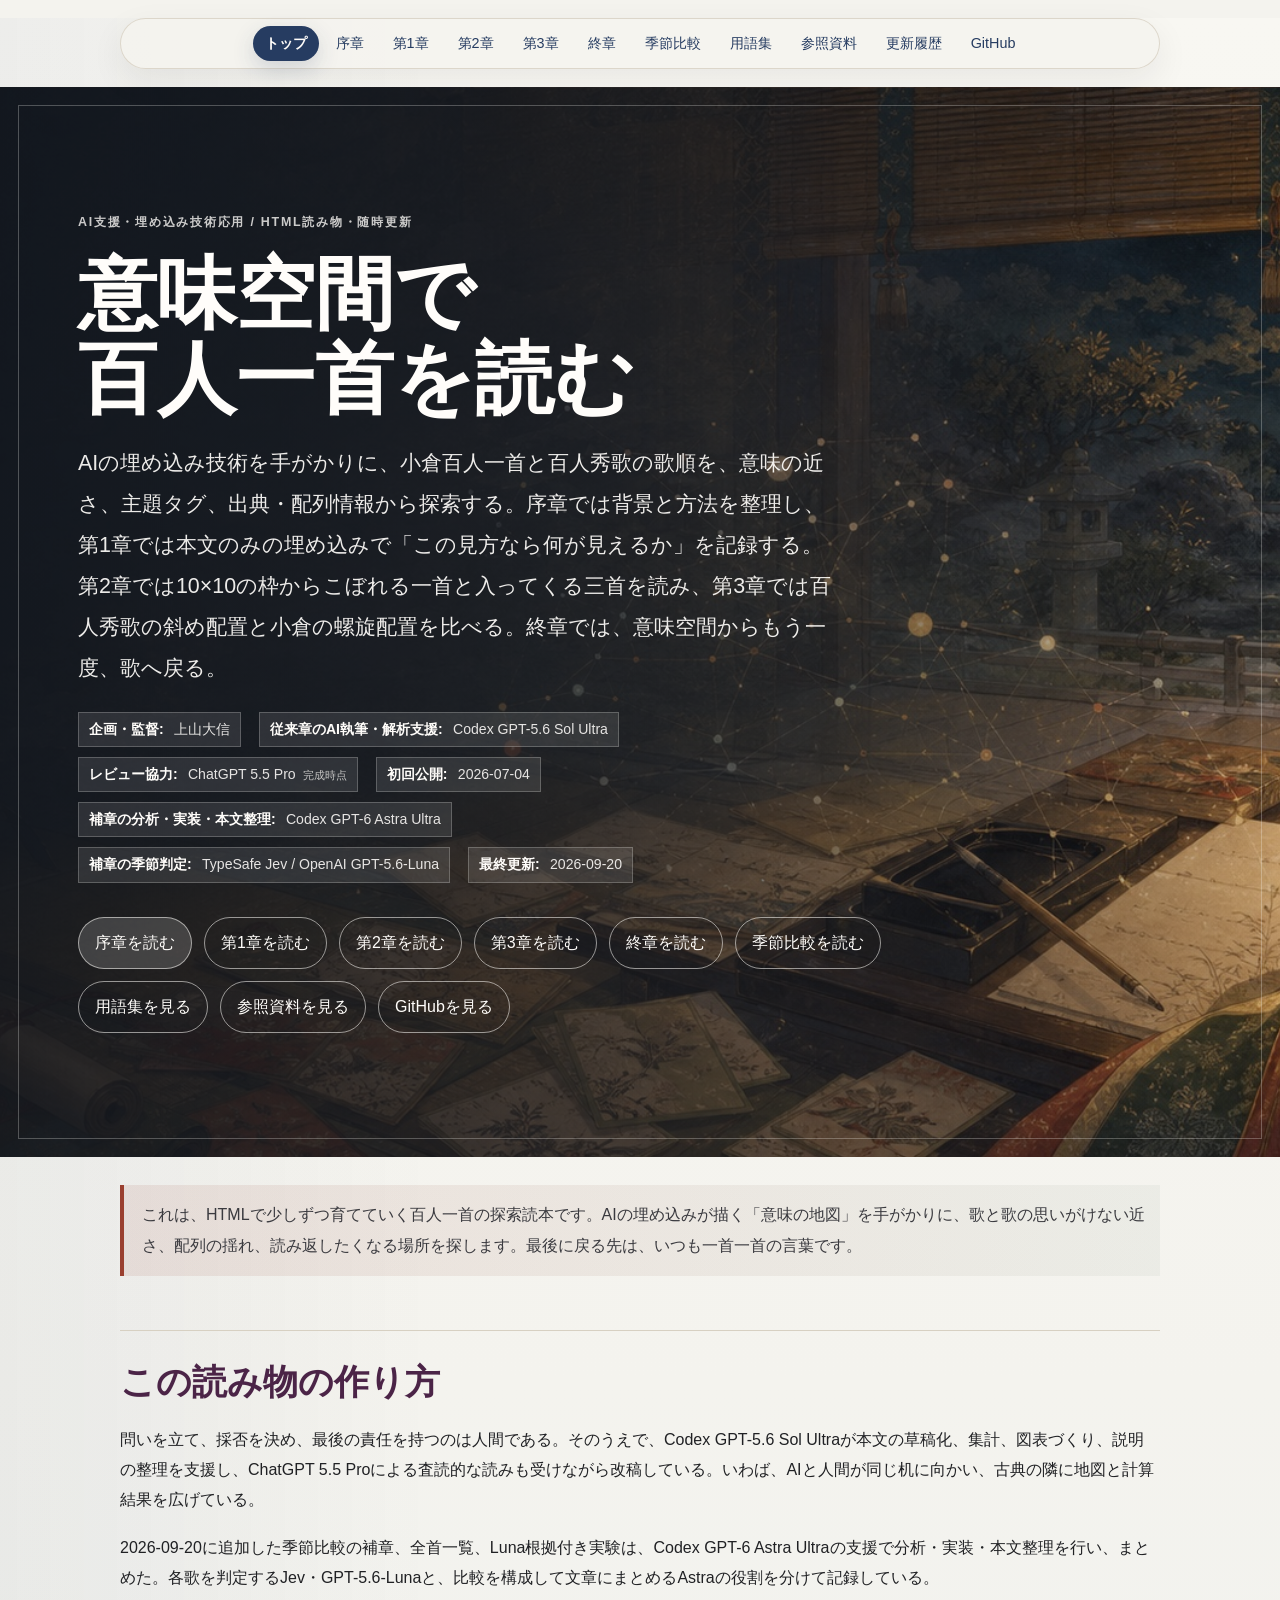
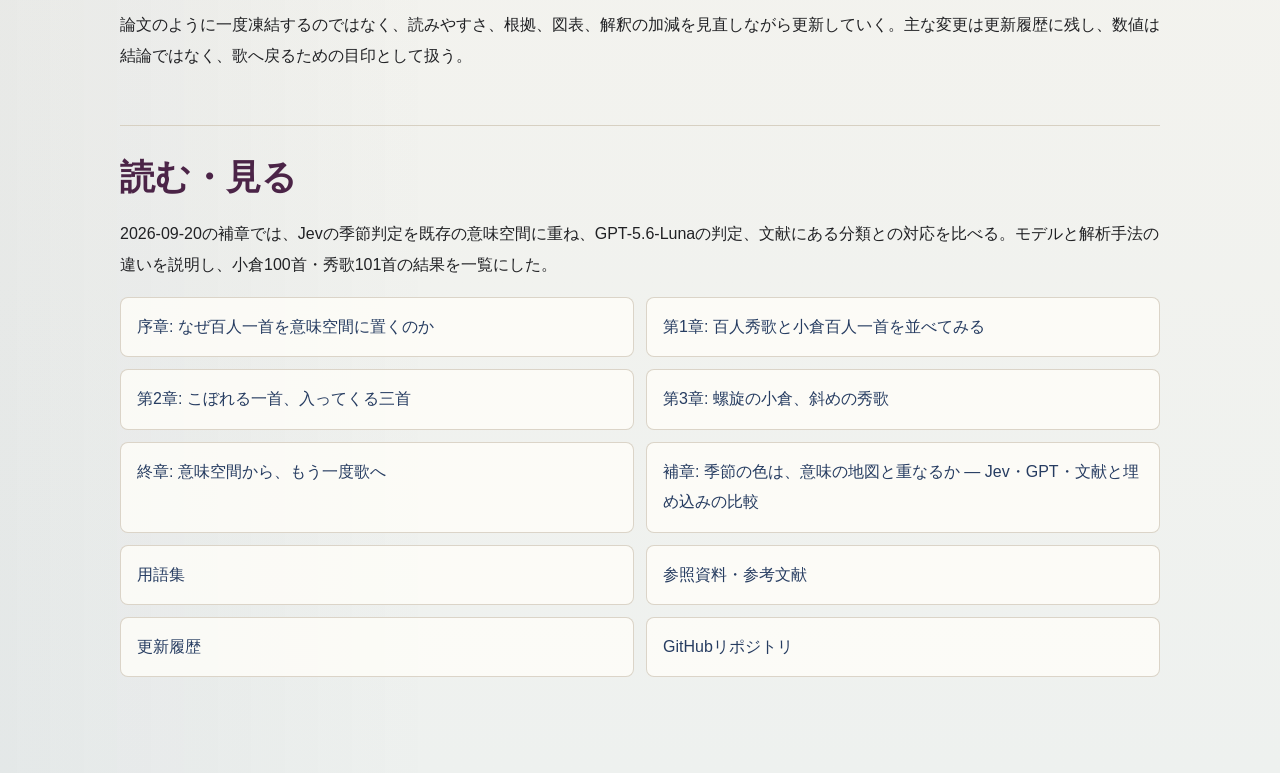
<file: docs/index.html>
<!doctype html>
<html lang="ja">
  <head>
    <meta charset="utf-8" />
    <meta name="viewport" content="width=device-width, initial-scale=1" />
    <title>意味空間で百人一首を読む</title>
    <meta name="description" content="AIの埋め込み技術を手がかりに、小倉百人一首と百人秀歌の歌順、意味の近さ、10×10配置を探索する日本語HTML読本。" />
    <link rel="canonical" href="https://dueyama.github.io/hyakunin-isshu-semantic-map/" />
    <meta property="og:locale" content="ja_JP" />
    <meta property="og:type" content="website" />
    <meta property="og:title" content="意味空間で百人一首を読む" />
    <meta property="og:description" content="AIの埋め込み技術を手がかりに、小倉百人一首と百人秀歌を探索する日本語HTML読本。" />
    <meta property="og:url" content="https://dueyama.github.io/hyakunin-isshu-semantic-map/" />
    <meta property="og:image" content="https://dueyama.github.io/hyakunin-isshu-semantic-map/figures/hero-heian-semantic-map.jpg" />
    <meta name="twitter:card" content="summary_large_image" />
    <link rel="icon" type="image/svg+xml" href="./favicon.svg" />
    <style>
      body {
        color: #202124;
        font-family: -apple-system, BlinkMacSystemFont, "Hiragino Sans", "Yu Gothic", sans-serif;
        line-height: 1.8;
        margin: 0;
      }
      main {
        margin: 0 auto;
        max-width: 880px;
        padding: 48px 24px 64px;
      }
      nav a {
        margin-right: 16px;
      }
      h1 {
        font-size: clamp(2rem, 6vw, 4rem);
        line-height: 1.2;
      }
      a {
        color: #2457a6;
      }
      .note {
        border-left: 4px solid #d0d7de;
        padding-left: 16px;
      }
    </style>
    <link rel="stylesheet" href="./assets/reading.css?v=20260710-review" />
  </head>
  <body class="home">
    <main>
      <nav>
        <a href="./" aria-current="page">トップ</a>
        <a href="./paper/0/">序章</a>
        <a href="./paper/">第1章</a>
        <a href="./paper/2/">第2章</a>
        <a href="./paper/3/">第3章</a>
        <a href="./paper/final/">終章</a>
        <a href="./paper/seasons/">季節比較</a>
        <a href="./glossary/">用語集</a>
        <a href="./references/">参照資料</a>
        <a href="./updates/">更新履歴</a>
        <a href="https://github.com/dueyama/hyakunin-isshu-semantic-map">GitHub</a>
      </nav>
      <header class="home-hero">
        <p class="eyebrow">AI支援・埋め込み技術応用 / HTML読み物・随時更新</p>
        <h1>意味空間で<br />百人一首を読む</h1>
        <p class="lead">
          AIの埋め込み技術を手がかりに、小倉百人一首と百人秀歌の歌順を、意味の近さ、主題タグ、出典・配列情報から探索する。序章では背景と方法を整理し、第1章では本文のみの埋め込みで「この見方なら何が見えるか」を記録する。第2章では10×10の枠からこぼれる一首と入ってくる三首を読み、第3章では百人秀歌の斜め配置と小倉の螺旋配置を比べる。終章では、意味空間からもう一度、歌へ戻る。
        </p>
        <div class="project-credits" aria-label="制作クレジット">
          <span><b>企画・監督:</b> 上山大信</span>
          <span><b>従来章のAI執筆・解析支援:</b> Codex GPT-5.6 Sol Ultra</span>
          <span><b>レビュー協力:</b> ChatGPT 5.5 Pro <small>完成時点</small></span>
          <span><b>初回公開:</b> 2026-07-04</span>
          <span><b>補章の分析・実装・本文整理:</b> Codex GPT-6 Astra Ultra</span>
          <span><b>補章の季節判定:</b> TypeSafe Jev / OpenAI GPT-5.6-Luna</span>
          <span><b>最終更新:</b> 2026-09-20</span>
        </div>
        <div class="hero-actions">
          <a href="./paper/0/">序章を読む</a>
          <a href="./paper/">第1章を読む</a>
          <a href="./paper/2/">第2章を読む</a>
          <a href="./paper/3/">第3章を読む</a>
          <a href="./paper/final/">終章を読む</a>
          <a href="./paper/seasons/">季節比較を読む</a>
          <a href="./glossary/">用語集を見る</a>
          <a href="./references/">参照資料を見る</a>
          <a href="https://github.com/dueyama/hyakunin-isshu-semantic-map">GitHubを見る</a>
        </div>
      </header>
      <p class="note">
        これは、HTMLで少しずつ育てていく百人一首の探索読本です。AIの埋め込みが描く「意味の地図」を手がかりに、歌と歌の思いがけない近さ、配列の揺れ、読み返したくなる場所を探します。最後に戻る先は、いつも一首一首の言葉です。
      </p>
      <h2>この読み物の作り方</h2>
      <p>
        問いを立て、採否を決め、最後の責任を持つのは人間である。そのうえで、Codex GPT-5.6 Sol Ultraが本文の草稿化、集計、図表づくり、説明の整理を支援し、ChatGPT 5.5 Proによる査読的な読みも受けながら改稿している。いわば、AIと人間が同じ机に向かい、古典の隣に地図と計算結果を広げている。
      </p>
      <p>2026-09-20に追加した季節比較の補章、全首一覧、Luna根拠付き実験は、Codex GPT-6 Astra Ultraの支援で分析・実装・本文整理を行い、まとめた。各歌を判定するJev・GPT-5.6-Lunaと、比較を構成して文章にまとめるAstraの役割を分けて記録している。</p>
      <p>
        論文のように一度凍結するのではなく、読みやすさ、根拠、図表、解釈の加減を見直しながら更新していく。主な変更は更新履歴に残し、数値は結論ではなく、歌へ戻るための目印として扱う。
      </p>
      <h2>読む・見る</h2>
      <p>2026-09-20の補章では、Jevの季節判定を既存の意味空間に重ね、GPT-5.6-Lunaの判定、文献にある分類との対応を比べる。モデルと解析手法の違いを説明し、小倉100首・秀歌101首の結果を一覧にした。</p>
      <ul>
        <li><a href="./paper/0/">序章: なぜ百人一首を意味空間に置くのか</a></li>
        <li><a href="./paper/">第1章: 百人秀歌と小倉百人一首を並べてみる</a></li>
        <li><a href="./paper/2/">第2章: こぼれる一首、入ってくる三首</a></li>
        <li><a href="./paper/3/">第3章: 螺旋の小倉、斜めの秀歌</a></li>
        <li><a href="./paper/final/">終章: 意味空間から、もう一度歌へ</a></li>
        <li><a href="./paper/seasons/">補章: 季節の色は、意味の地図と重なるか — Jev・GPT・文献と埋め込みの比較</a></li>
        <li><a href="./glossary/">用語集</a></li>
        <li><a href="./references/">参照資料・参考文献</a></li>
        <li><a href="./updates/">更新履歴</a></li>
        <li><a href="https://github.com/dueyama/hyakunin-isshu-semantic-map">GitHubリポジトリ</a></li>
      </ul>
    </main>
  </body>
</html>
</file>
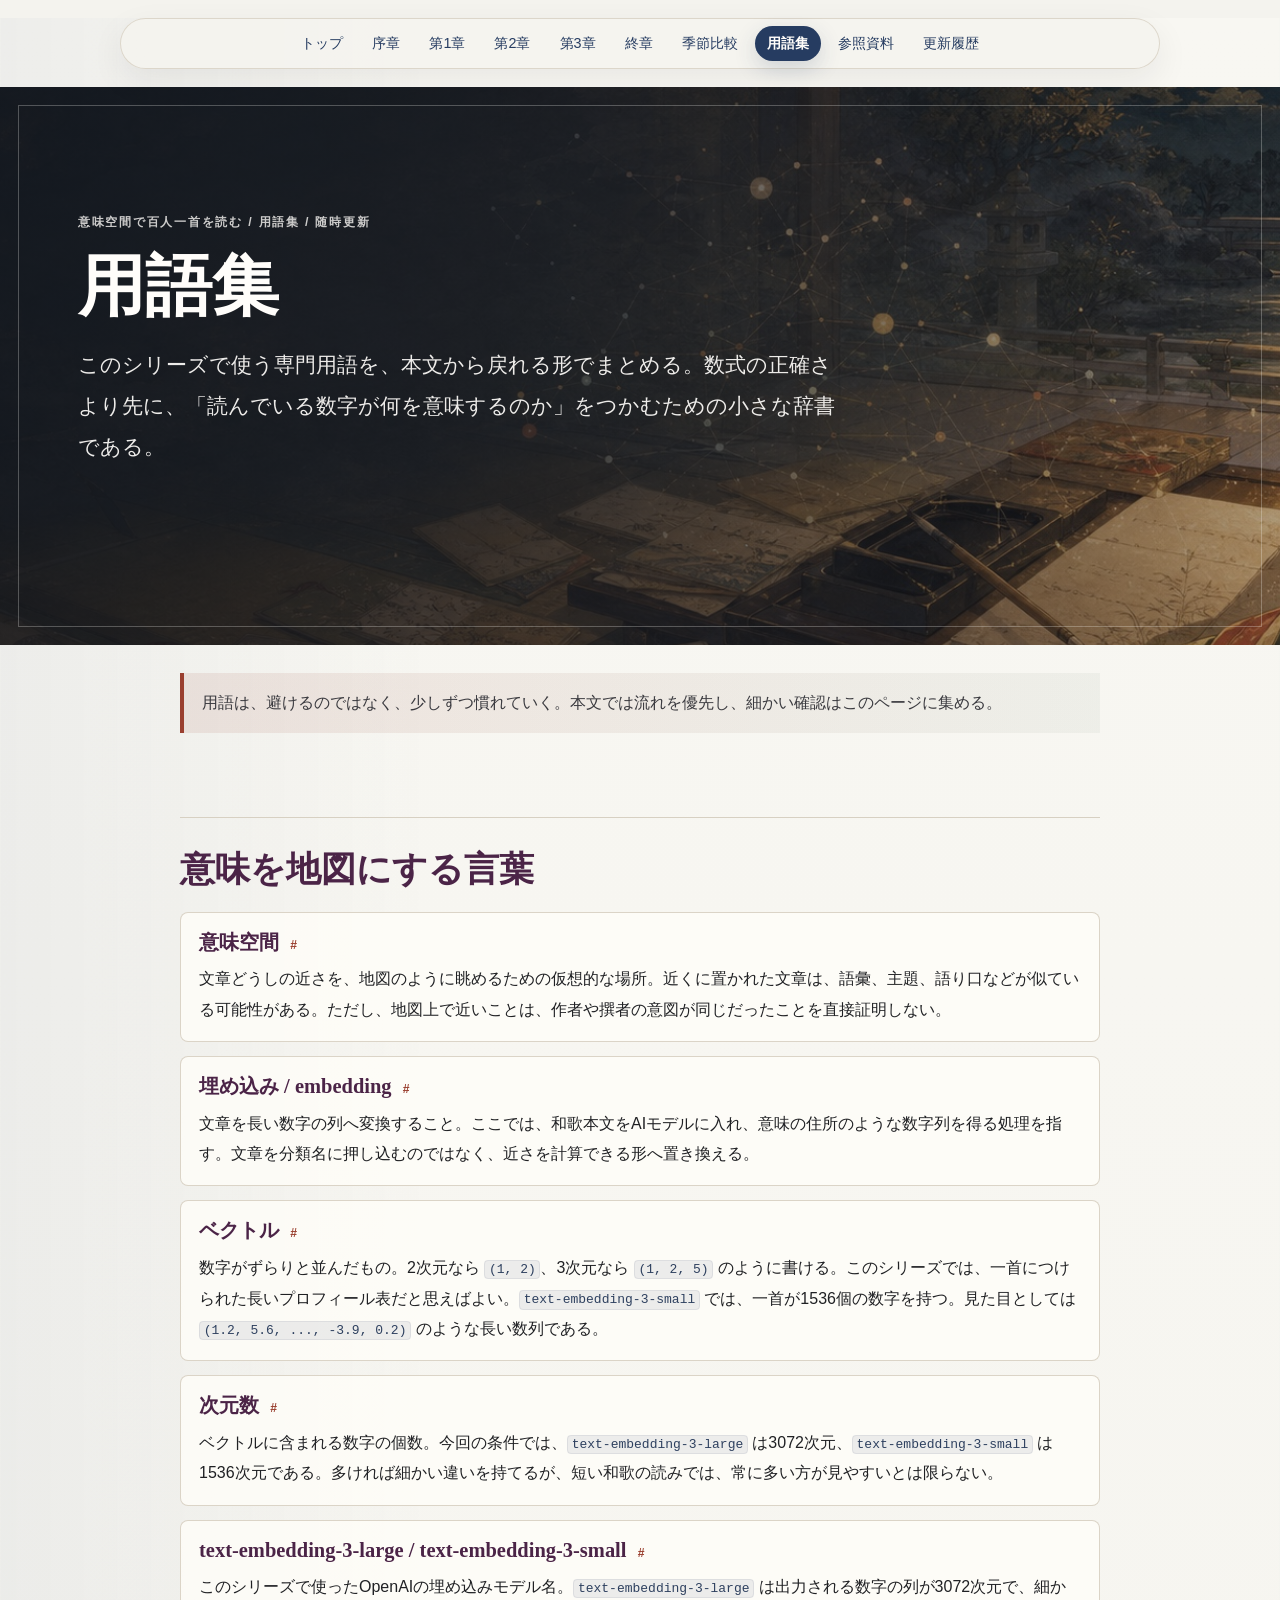
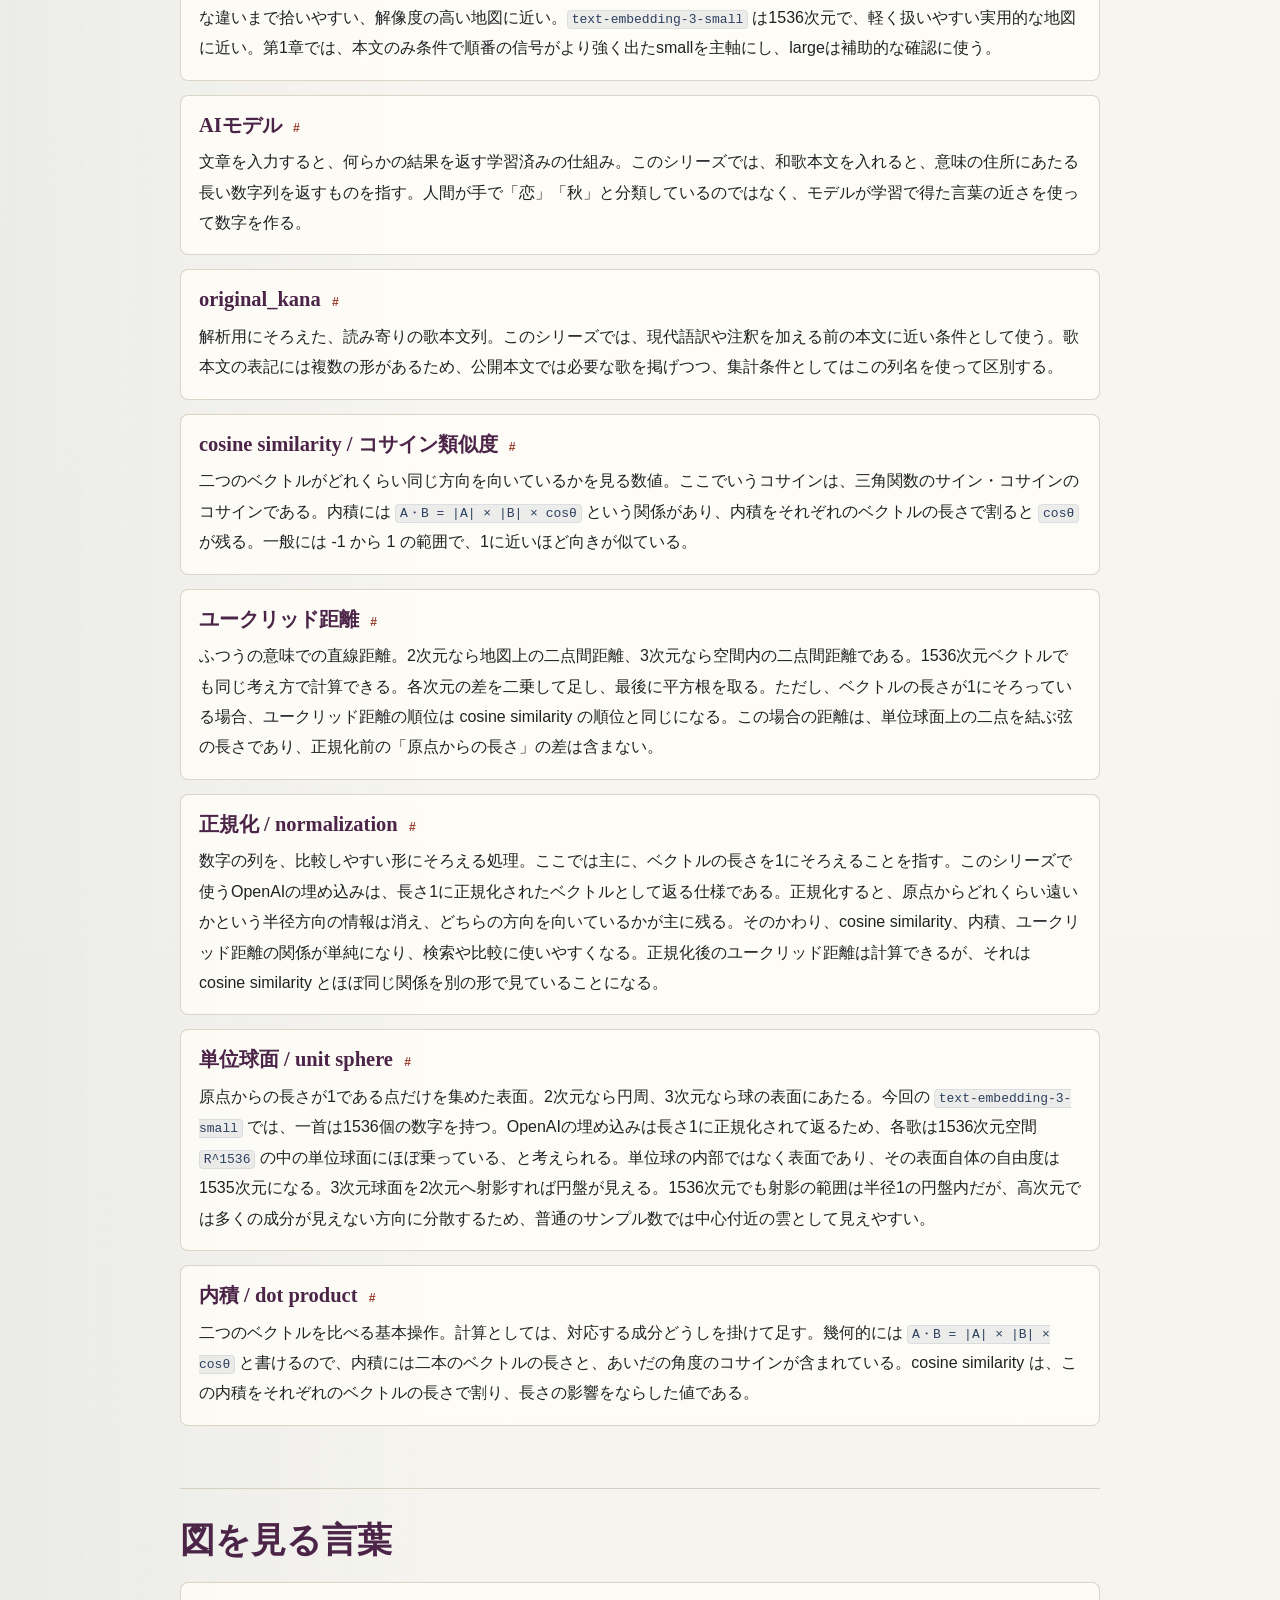
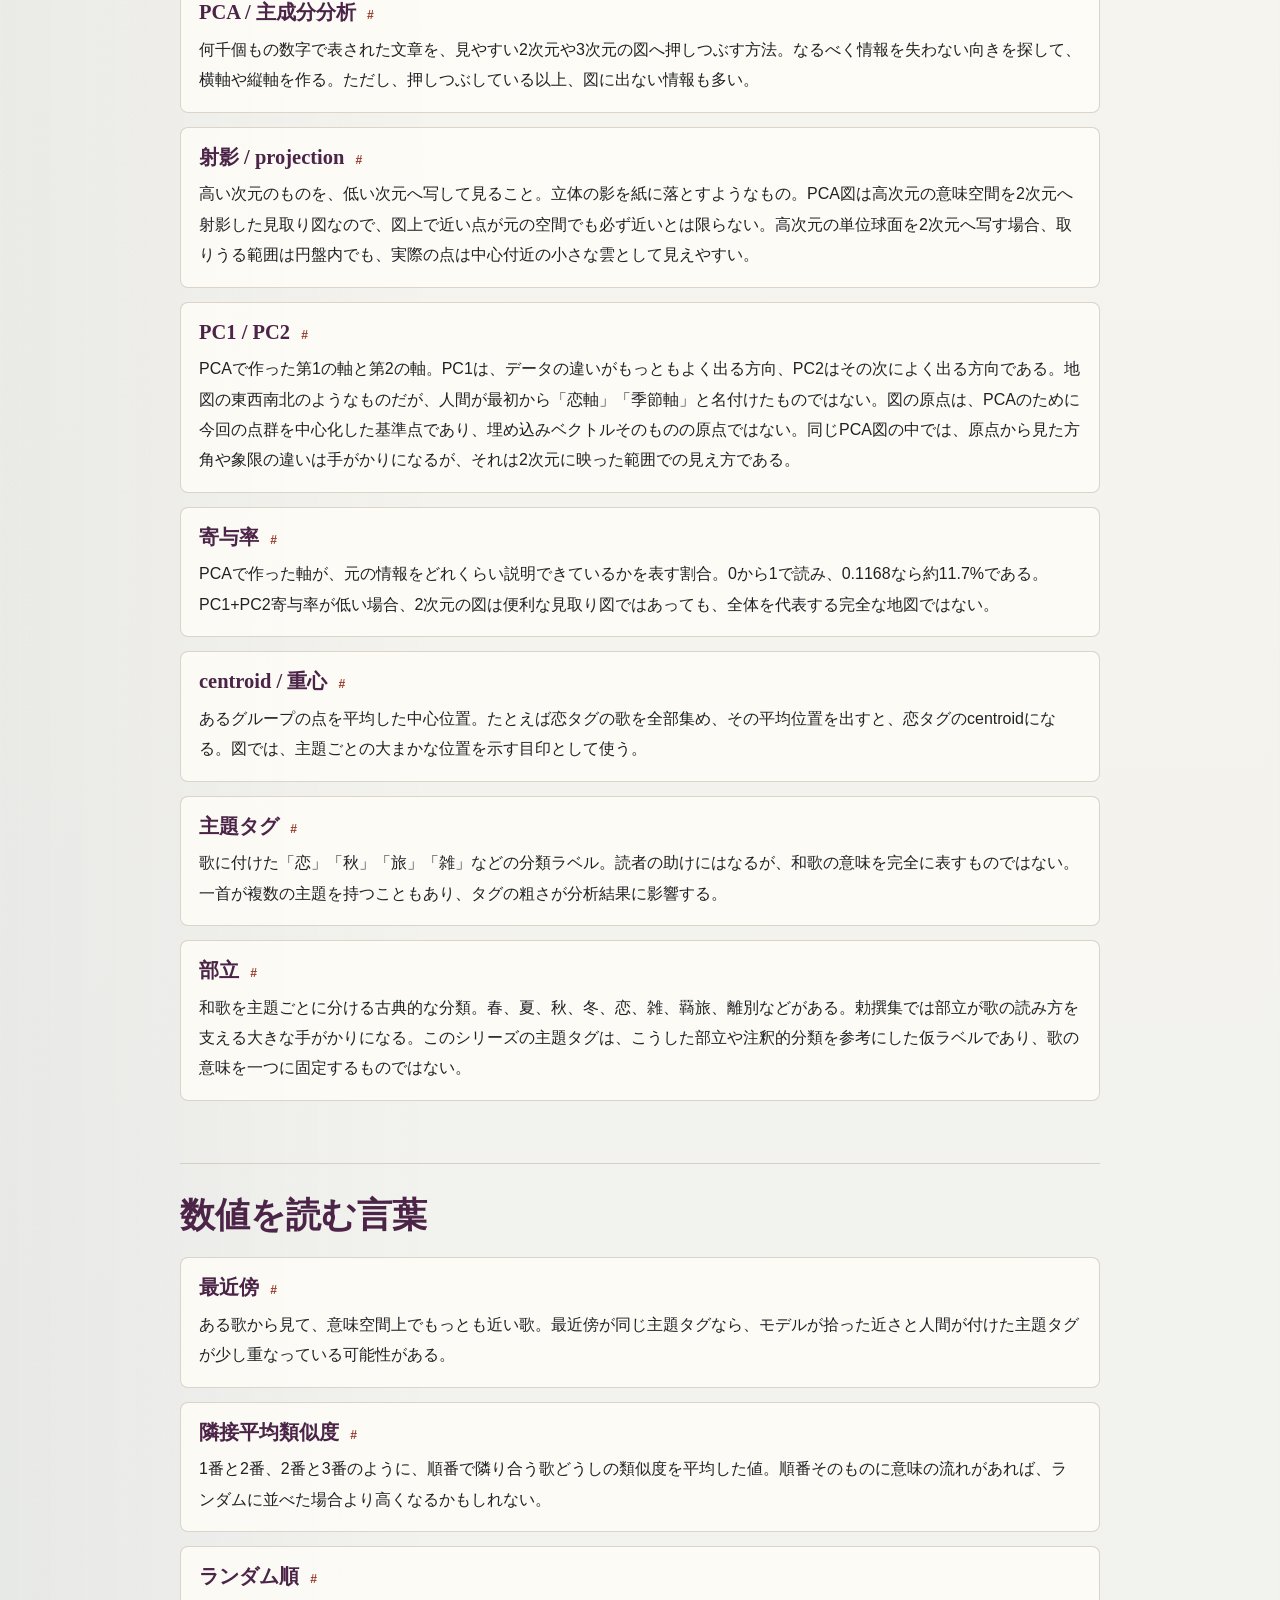
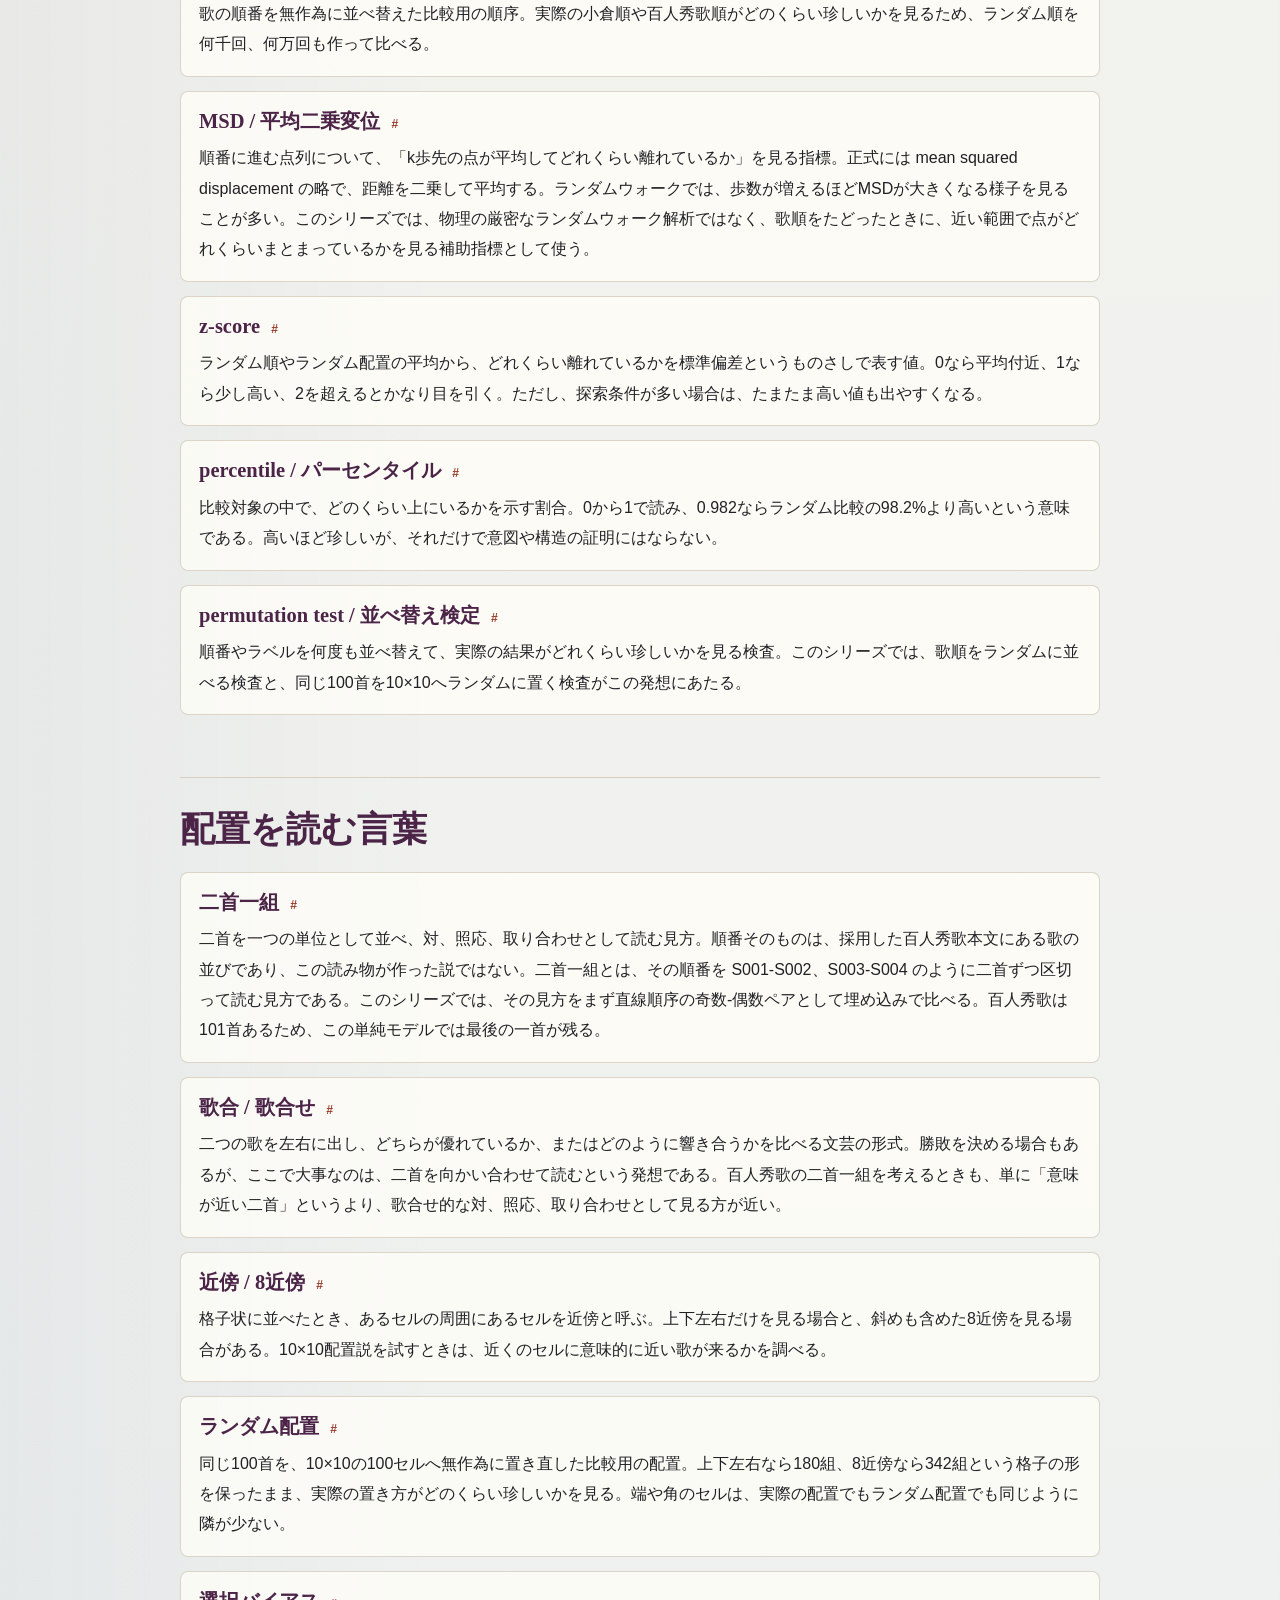
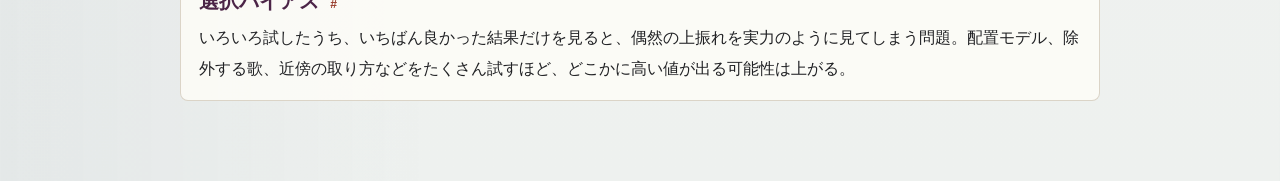
<file: docs/glossary/index.html>
<!doctype html>
<html lang="ja">
  <head>
    <meta charset="utf-8" />
    <meta name="viewport" content="width=device-width, initial-scale=1" />
    <title>用語集 | 意味空間で百人一首を読む</title>
    <meta name="description" content="埋め込み、ベクトル、cosine similarity、PCA、percentileなど、本文で使う専門用語を一般読者向けに説明する用語集。" />
    <link rel="canonical" href="https://dueyama.github.io/hyakunin-isshu-semantic-map/glossary/" />
    <meta property="og:locale" content="ja_JP" />
    <meta property="og:type" content="website" />
    <meta property="og:title" content="用語集 | 意味空間で百人一首を読む" />
    <meta property="og:description" content="AI埋め込みと統計の言葉を、本文の流れに沿って説明する。" />
    <meta property="og:url" content="https://dueyama.github.io/hyakunin-isshu-semantic-map/glossary/" />
    <meta property="og:image" content="https://dueyama.github.io/hyakunin-isshu-semantic-map/figures/hero-heian-semantic-map.jpg" />
    <meta name="twitter:card" content="summary_large_image" />
    <link rel="icon" type="image/svg+xml" href="../favicon.svg" />
    <link rel="stylesheet" href="../assets/reading.css?v=20260710-review" />
  </head>
  <body class="article article-zero">
    <main>
      <nav>
        <a href="../">トップ</a>
        <a href="../paper/0/">序章</a>
        <a href="../paper/">第1章</a>
        <a href="../paper/2/">第2章</a>
        <a href="../paper/3/">第3章</a>
        <a href="../paper/final/">終章</a>
        <a href="../paper/seasons/">季節比較</a>
        <a href="./" aria-current="page">用語集</a>
        <a href="../references/">参照資料</a>
        <a href="../updates/">更新履歴</a>
      </nav>

      <header class="article-hero">
        <p class="meta">意味空間で百人一首を読む / 用語集 / 随時更新</p>
        <h1>用語集</h1>
        <p class="lead">
          このシリーズで使う専門用語を、本文から戻れる形でまとめる。数式の正確さより先に、「読んでいる数字が何を意味するのか」をつかむための小さな辞書である。
        </p>
      </header>

      <p class="note">
        用語は、避けるのではなく、少しずつ慣れていく。本文では流れを優先し、細かい確認はこのページに集める。
      </p>

      <section>
        <h2>意味を地図にする言葉</h2>
        <div class="glossary-list">
          <article class="glossary-item" id="term-semantic-space">
            <h3>意味空間 <a class="anchor-link" href="#term-semantic-space">#</a></h3>
            <p>
              文章どうしの近さを、地図のように眺めるための仮想的な場所。近くに置かれた文章は、語彙、主題、語り口などが似ている可能性がある。ただし、地図上で近いことは、作者や撰者の意図が同じだったことを直接証明しない。
            </p>
          </article>

          <article class="glossary-item" id="term-embedding">
            <h3>埋め込み / embedding <a class="anchor-link" href="#term-embedding">#</a></h3>
            <p>
              文章を長い数字の列へ変換すること。ここでは、和歌本文をAIモデルに入れ、意味の住所のような数字列を得る処理を指す。文章を分類名に押し込むのではなく、近さを計算できる形へ置き換える。
            </p>
          </article>

          <article class="glossary-item" id="term-vector">
            <h3>ベクトル <a class="anchor-link" href="#term-vector">#</a></h3>
            <p>
              数字がずらりと並んだもの。2次元なら <code>(1, 2)</code>、3次元なら <code>(1, 2, 5)</code> のように書ける。このシリーズでは、一首につけられた長いプロフィール表だと思えばよい。<code>text-embedding-3-small</code> では、一首が1536個の数字を持つ。見た目としては <code>(1.2, 5.6, ..., -3.9, 0.2)</code> のような長い数列である。
            </p>
          </article>

          <article class="glossary-item" id="term-dimension">
            <h3>次元数 <a class="anchor-link" href="#term-dimension">#</a></h3>
            <p>
              ベクトルに含まれる数字の個数。今回の条件では、<code>text-embedding-3-large</code> は3072次元、<code>text-embedding-3-small</code> は1536次元である。多ければ細かい違いを持てるが、短い和歌の読みでは、常に多い方が見やすいとは限らない。
            </p>
          </article>

          <article class="glossary-item" id="term-model-large-small">
            <h3>text-embedding-3-large / text-embedding-3-small <a class="anchor-link" href="#term-model-large-small">#</a></h3>
            <p>
              このシリーズで使ったOpenAIの埋め込みモデル名。<code>text-embedding-3-large</code> は出力される数字の列が3072次元で、細かな違いまで拾いやすい、解像度の高い地図に近い。<code>text-embedding-3-small</code> は1536次元で、軽く扱いやすい実用的な地図に近い。第1章では、本文のみ条件で順番の信号がより強く出たsmallを主軸にし、largeは補助的な確認に使う。
            </p>
          </article>

          <article class="glossary-item" id="term-ai-model">
            <h3>AIモデル <a class="anchor-link" href="#term-ai-model">#</a></h3>
            <p>
              文章を入力すると、何らかの結果を返す学習済みの仕組み。このシリーズでは、和歌本文を入れると、意味の住所にあたる長い数字列を返すものを指す。人間が手で「恋」「秋」と分類しているのではなく、モデルが学習で得た言葉の近さを使って数字を作る。
            </p>
          </article>

          <article class="glossary-item" id="term-original-kana">
            <h3>original_kana <a class="anchor-link" href="#term-original-kana">#</a></h3>
            <p>
              解析用にそろえた、読み寄りの歌本文列。このシリーズでは、現代語訳や注釈を加える前の本文に近い条件として使う。歌本文の表記には複数の形があるため、公開本文では必要な歌を掲げつつ、集計条件としてはこの列名を使って区別する。
            </p>
          </article>

          <article class="glossary-item" id="term-cosine">
            <h3>cosine similarity / コサイン類似度 <a class="anchor-link" href="#term-cosine">#</a></h3>
            <p>
              二つのベクトルがどれくらい同じ方向を向いているかを見る数値。ここでいうコサインは、三角関数のサイン・コサインのコサインである。内積には <code>A・B = |A| × |B| × cosθ</code> という関係があり、内積をそれぞれのベクトルの長さで割ると <code>cosθ</code> が残る。一般には -1 から 1 の範囲で、1に近いほど向きが似ている。
            </p>
          </article>

          <article class="glossary-item" id="term-euclidean">
            <h3>ユークリッド距離 <a class="anchor-link" href="#term-euclidean">#</a></h3>
            <p>
              ふつうの意味での直線距離。2次元なら地図上の二点間距離、3次元なら空間内の二点間距離である。1536次元ベクトルでも同じ考え方で計算できる。各次元の差を二乗して足し、最後に平方根を取る。ただし、ベクトルの長さが1にそろっている場合、ユークリッド距離の順位は cosine similarity の順位と同じになる。この場合の距離は、単位球面上の二点を結ぶ弦の長さであり、正規化前の「原点からの長さ」の差は含まない。
            </p>
          </article>

          <article class="glossary-item" id="term-normalization">
            <h3>正規化 / normalization <a class="anchor-link" href="#term-normalization">#</a></h3>
            <p>
              数字の列を、比較しやすい形にそろえる処理。ここでは主に、ベクトルの長さを1にそろえることを指す。このシリーズで使うOpenAIの埋め込みは、長さ1に正規化されたベクトルとして返る仕様である。正規化すると、原点からどれくらい遠いかという半径方向の情報は消え、どちらの方向を向いているかが主に残る。そのかわり、cosine similarity、内積、ユークリッド距離の関係が単純になり、検索や比較に使いやすくなる。正規化後のユークリッド距離は計算できるが、それは cosine similarity とほぼ同じ関係を別の形で見ていることになる。
            </p>
          </article>

          <article class="glossary-item" id="term-unit-sphere">
            <h3>単位球面 / unit sphere <a class="anchor-link" href="#term-unit-sphere">#</a></h3>
            <p>
              原点からの長さが1である点だけを集めた表面。2次元なら円周、3次元なら球の表面にあたる。今回の <code>text-embedding-3-small</code> では、一首は1536個の数字を持つ。OpenAIの埋め込みは長さ1に正規化されて返るため、各歌は1536次元空間 <code>R^1536</code> の中の単位球面にほぼ乗っている、と考えられる。単位球の内部ではなく表面であり、その表面自体の自由度は1535次元になる。3次元球面を2次元へ射影すれば円盤が見える。1536次元でも射影の範囲は半径1の円盤内だが、高次元では多くの成分が見えない方向に分散するため、普通のサンプル数では中心付近の雲として見えやすい。
            </p>
          </article>

          <article class="glossary-item" id="term-dot-product">
            <h3>内積 / dot product <a class="anchor-link" href="#term-dot-product">#</a></h3>
            <p>
              二つのベクトルを比べる基本操作。計算としては、対応する成分どうしを掛けて足す。幾何的には <code>A・B = |A| × |B| × cosθ</code> と書けるので、内積には二本のベクトルの長さと、あいだの角度のコサインが含まれている。cosine similarity は、この内積をそれぞれのベクトルの長さで割り、長さの影響をならした値である。
            </p>
          </article>
        </div>
      </section>

      <section>
        <h2>図を見る言葉</h2>
        <div class="glossary-list">
          <article class="glossary-item" id="term-pca">
            <h3>PCA / 主成分分析 <a class="anchor-link" href="#term-pca">#</a></h3>
            <p>
              何千個もの数字で表された文章を、見やすい2次元や3次元の図へ押しつぶす方法。なるべく情報を失わない向きを探して、横軸や縦軸を作る。ただし、押しつぶしている以上、図に出ない情報も多い。
            </p>
          </article>

          <article class="glossary-item" id="term-projection">
            <h3>射影 / projection <a class="anchor-link" href="#term-projection">#</a></h3>
            <p>
              高い次元のものを、低い次元へ写して見ること。立体の影を紙に落とすようなもの。PCA図は高次元の意味空間を2次元へ射影した見取り図なので、図上で近い点が元の空間でも必ず近いとは限らない。高次元の単位球面を2次元へ写す場合、取りうる範囲は円盤内でも、実際の点は中心付近の小さな雲として見えやすい。
            </p>
          </article>

          <article class="glossary-item" id="term-pc">
            <h3>PC1 / PC2 <a class="anchor-link" href="#term-pc">#</a></h3>
            <p>
              PCAで作った第1の軸と第2の軸。PC1は、データの違いがもっともよく出る方向、PC2はその次によく出る方向である。地図の東西南北のようなものだが、人間が最初から「恋軸」「季節軸」と名付けたものではない。図の原点は、PCAのために今回の点群を中心化した基準点であり、埋め込みベクトルそのものの原点ではない。同じPCA図の中では、原点から見た方角や象限の違いは手がかりになるが、それは2次元に映った範囲での見え方である。
            </p>
          </article>

          <article class="glossary-item" id="term-explained-variance">
            <h3>寄与率 <a class="anchor-link" href="#term-explained-variance">#</a></h3>
            <p>
              PCAで作った軸が、元の情報をどれくらい説明できているかを表す割合。0から1で読み、0.1168なら約11.7%である。PC1+PC2寄与率が低い場合、2次元の図は便利な見取り図ではあっても、全体を代表する完全な地図ではない。
            </p>
          </article>

          <article class="glossary-item" id="term-centroid">
            <h3>centroid / 重心 <a class="anchor-link" href="#term-centroid">#</a></h3>
            <p>
              あるグループの点を平均した中心位置。たとえば恋タグの歌を全部集め、その平均位置を出すと、恋タグのcentroidになる。図では、主題ごとの大まかな位置を示す目印として使う。
            </p>
          </article>

          <article class="glossary-item" id="term-theme-tag">
            <h3>主題タグ <a class="anchor-link" href="#term-theme-tag">#</a></h3>
            <p>
              歌に付けた「恋」「秋」「旅」「雑」などの分類ラベル。読者の助けにはなるが、和歌の意味を完全に表すものではない。一首が複数の主題を持つこともあり、タグの粗さが分析結果に影響する。
            </p>
          </article>

          <article class="glossary-item" id="term-budate">
            <h3>部立 <a class="anchor-link" href="#term-budate">#</a></h3>
            <p>
              和歌を主題ごとに分ける古典的な分類。春、夏、秋、冬、恋、雑、羇旅、離別などがある。勅撰集では部立が歌の読み方を支える大きな手がかりになる。このシリーズの主題タグは、こうした部立や注釈的分類を参考にした仮ラベルであり、歌の意味を一つに固定するものではない。
            </p>
          </article>
        </div>
      </section>

      <section>
        <h2>数値を読む言葉</h2>
        <div class="glossary-list">
          <article class="glossary-item" id="term-nearest-neighbor">
            <h3>最近傍 <a class="anchor-link" href="#term-nearest-neighbor">#</a></h3>
            <p>
              ある歌から見て、意味空間上でもっとも近い歌。最近傍が同じ主題タグなら、モデルが拾った近さと人間が付けた主題タグが少し重なっている可能性がある。
            </p>
          </article>

          <article class="glossary-item" id="term-adjacent-similarity">
            <h3>隣接平均類似度 <a class="anchor-link" href="#term-adjacent-similarity">#</a></h3>
            <p>
              1番と2番、2番と3番のように、順番で隣り合う歌どうしの類似度を平均した値。順番そのものに意味の流れがあれば、ランダムに並べた場合より高くなるかもしれない。
            </p>
          </article>

          <article class="glossary-item" id="term-random-order">
            <h3>ランダム順 <a class="anchor-link" href="#term-random-order">#</a></h3>
            <p>
              歌の順番を無作為に並べ替えた比較用の順序。実際の小倉順や百人秀歌順がどのくらい珍しいかを見るため、ランダム順を何千回、何万回も作って比べる。
            </p>
          </article>

          <article class="glossary-item" id="term-msd">
            <h3>MSD / 平均二乗変位 <a class="anchor-link" href="#term-msd">#</a></h3>
            <p>
              順番に進む点列について、「k歩先の点が平均してどれくらい離れているか」を見る指標。正式には mean squared displacement の略で、距離を二乗して平均する。ランダムウォークでは、歩数が増えるほどMSDが大きくなる様子を見ることが多い。このシリーズでは、物理の厳密なランダムウォーク解析ではなく、歌順をたどったときに、近い範囲で点がどれくらいまとまっているかを見る補助指標として使う。
            </p>
          </article>

          <article class="glossary-item" id="term-z-score">
            <h3>z-score <a class="anchor-link" href="#term-z-score">#</a></h3>
            <p>
              ランダム順やランダム配置の平均から、どれくらい離れているかを標準偏差というものさしで表す値。0なら平均付近、1なら少し高い、2を超えるとかなり目を引く。ただし、探索条件が多い場合は、たまたま高い値も出やすくなる。
            </p>
          </article>

          <article class="glossary-item" id="term-percentile">
            <h3>percentile / パーセンタイル <a class="anchor-link" href="#term-percentile">#</a></h3>
            <p>
              比較対象の中で、どのくらい上にいるかを示す割合。0から1で読み、0.982ならランダム比較の98.2%より高いという意味である。高いほど珍しいが、それだけで意図や構造の証明にはならない。
            </p>
          </article>

          <article class="glossary-item" id="term-permutation">
            <h3>permutation test / 並べ替え検定 <a class="anchor-link" href="#term-permutation">#</a></h3>
            <p>
              順番やラベルを何度も並べ替えて、実際の結果がどれくらい珍しいかを見る検査。このシリーズでは、歌順をランダムに並べる検査と、同じ100首を10×10へランダムに置く検査がこの発想にあたる。
            </p>
          </article>
        </div>
      </section>

      <section>
        <h2>配置を読む言葉</h2>
        <div class="glossary-list">
          <article class="glossary-item" id="term-two-poem-pair">
            <h3>二首一組 <a class="anchor-link" href="#term-two-poem-pair">#</a></h3>
            <p>
              二首を一つの単位として並べ、対、照応、取り合わせとして読む見方。順番そのものは、採用した百人秀歌本文にある歌の並びであり、この読み物が作った説ではない。二首一組とは、その順番を S001-S002、S003-S004 のように二首ずつ区切って読む見方である。このシリーズでは、その見方をまず直線順序の奇数-偶数ペアとして埋め込みで比べる。百人秀歌は101首あるため、この単純モデルでは最後の一首が残る。
            </p>
          </article>

          <article class="glossary-item" id="term-utaawase">
            <h3>歌合 / 歌合せ <a class="anchor-link" href="#term-utaawase">#</a></h3>
            <p>
              二つの歌を左右に出し、どちらが優れているか、またはどのように響き合うかを比べる文芸の形式。勝敗を決める場合もあるが、ここで大事なのは、二首を向かい合わせて読むという発想である。百人秀歌の二首一組を考えるときも、単に「意味が近い二首」というより、歌合せ的な対、照応、取り合わせとして見る方が近い。
            </p>
          </article>

          <article class="glossary-item" id="term-neighborhood">
            <h3>近傍 / 8近傍 <a class="anchor-link" href="#term-neighborhood">#</a></h3>
            <p>
              格子状に並べたとき、あるセルの周囲にあるセルを近傍と呼ぶ。上下左右だけを見る場合と、斜めも含めた8近傍を見る場合がある。10×10配置説を試すときは、近くのセルに意味的に近い歌が来るかを調べる。
            </p>
          </article>

          <article class="glossary-item" id="term-random-layout">
            <h3>ランダム配置 <a class="anchor-link" href="#term-random-layout">#</a></h3>
            <p>
              同じ100首を、10×10の100セルへ無作為に置き直した比較用の配置。上下左右なら180組、8近傍なら342組という格子の形を保ったまま、実際の置き方がどのくらい珍しいかを見る。端や角のセルは、実際の配置でもランダム配置でも同じように隣が少ない。
            </p>
          </article>

          <article class="glossary-item" id="term-selection-bias">
            <h3>選択バイアス <a class="anchor-link" href="#term-selection-bias">#</a></h3>
            <p>
              いろいろ試したうち、いちばん良かった結果だけを見ると、偶然の上振れを実力のように見てしまう問題。配置モデル、除外する歌、近傍の取り方などをたくさん試すほど、どこかに高い値が出る可能性は上がる。
            </p>
          </article>
        </div>
      </section>
    </main>
  </body>
</html>
</file>
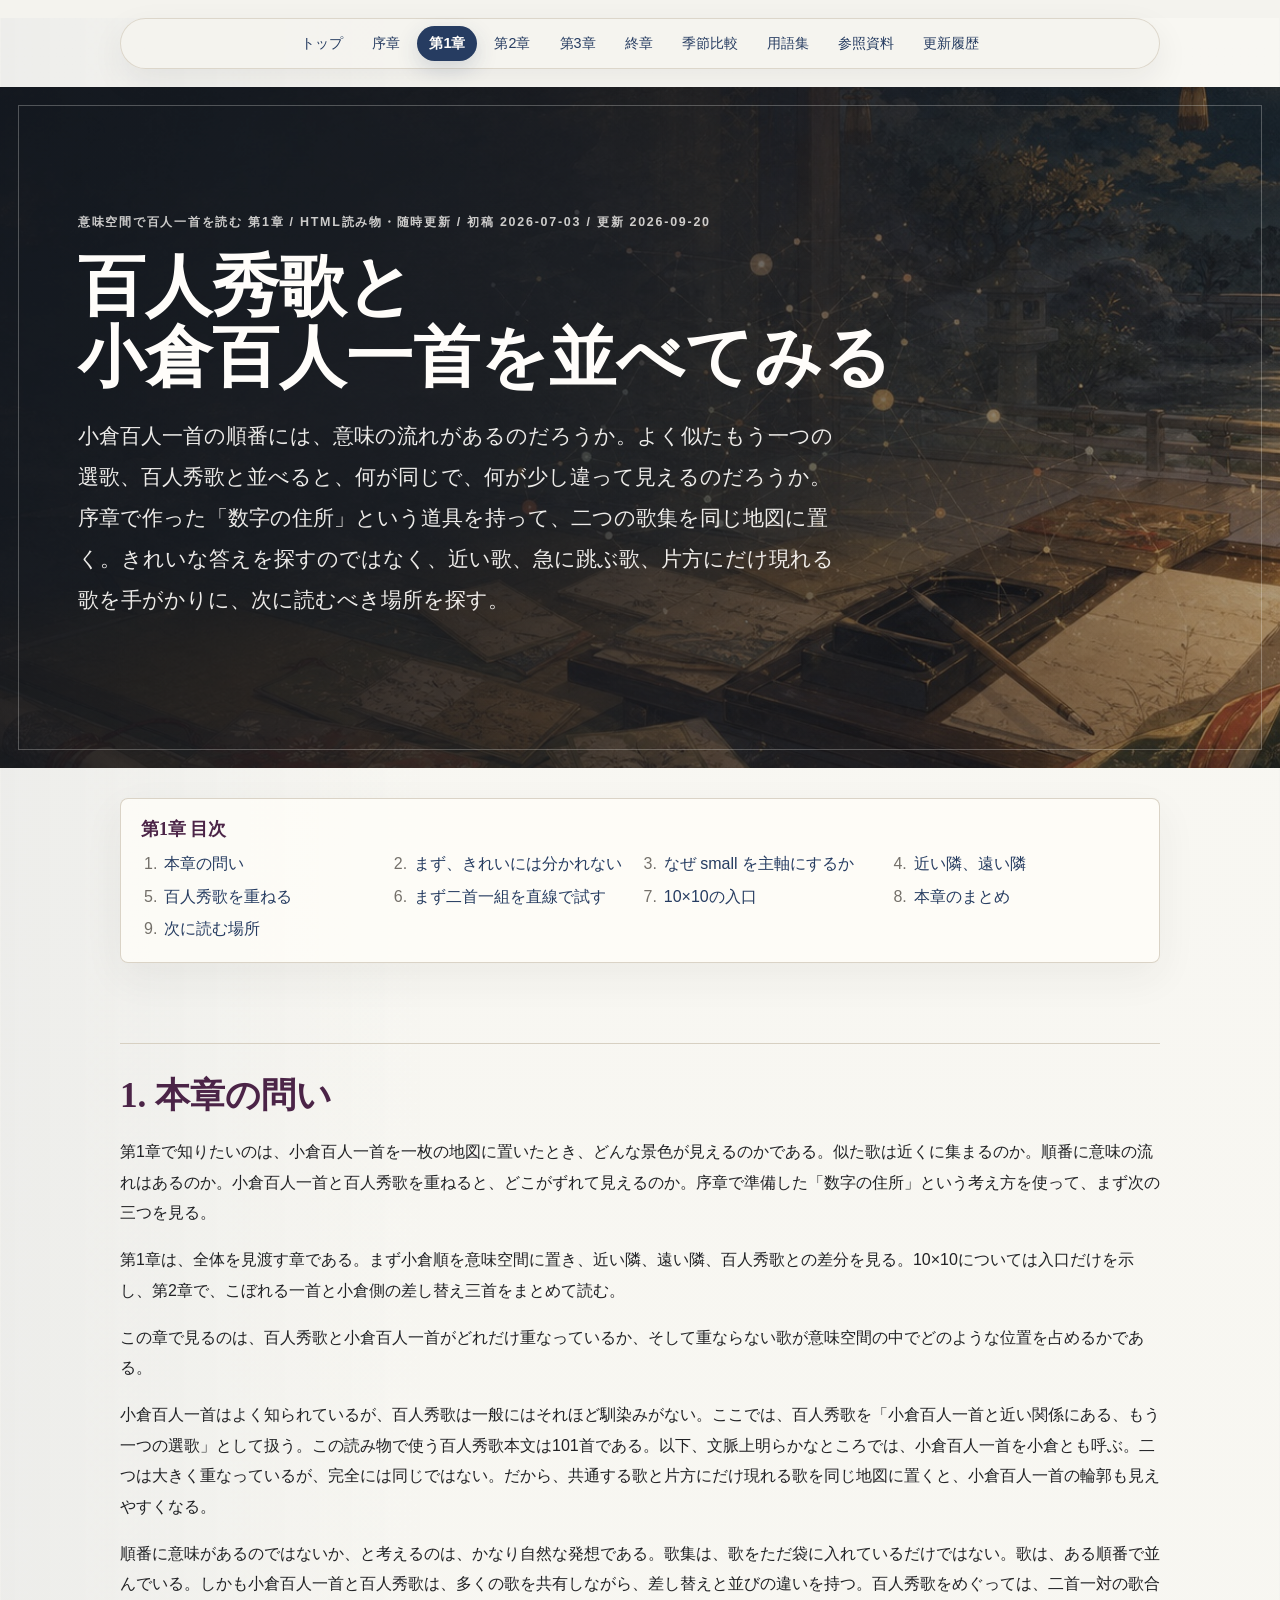
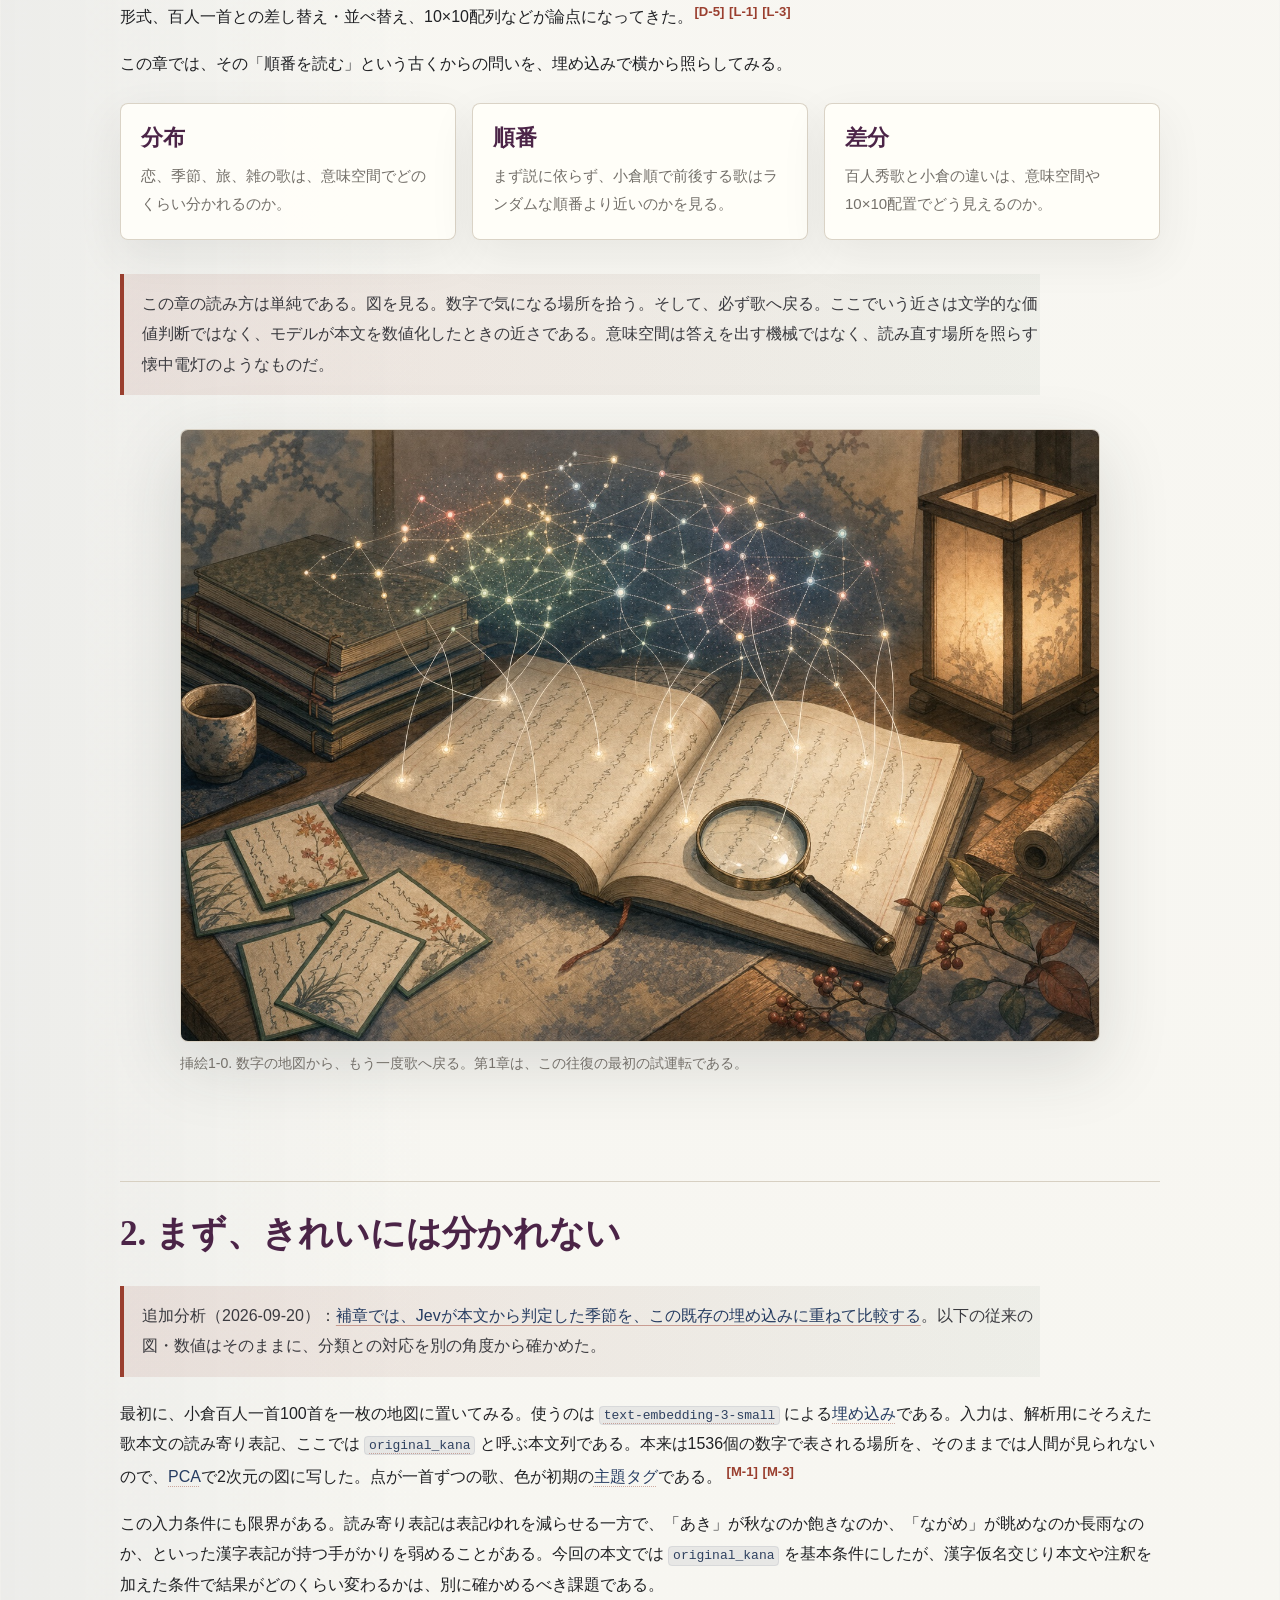
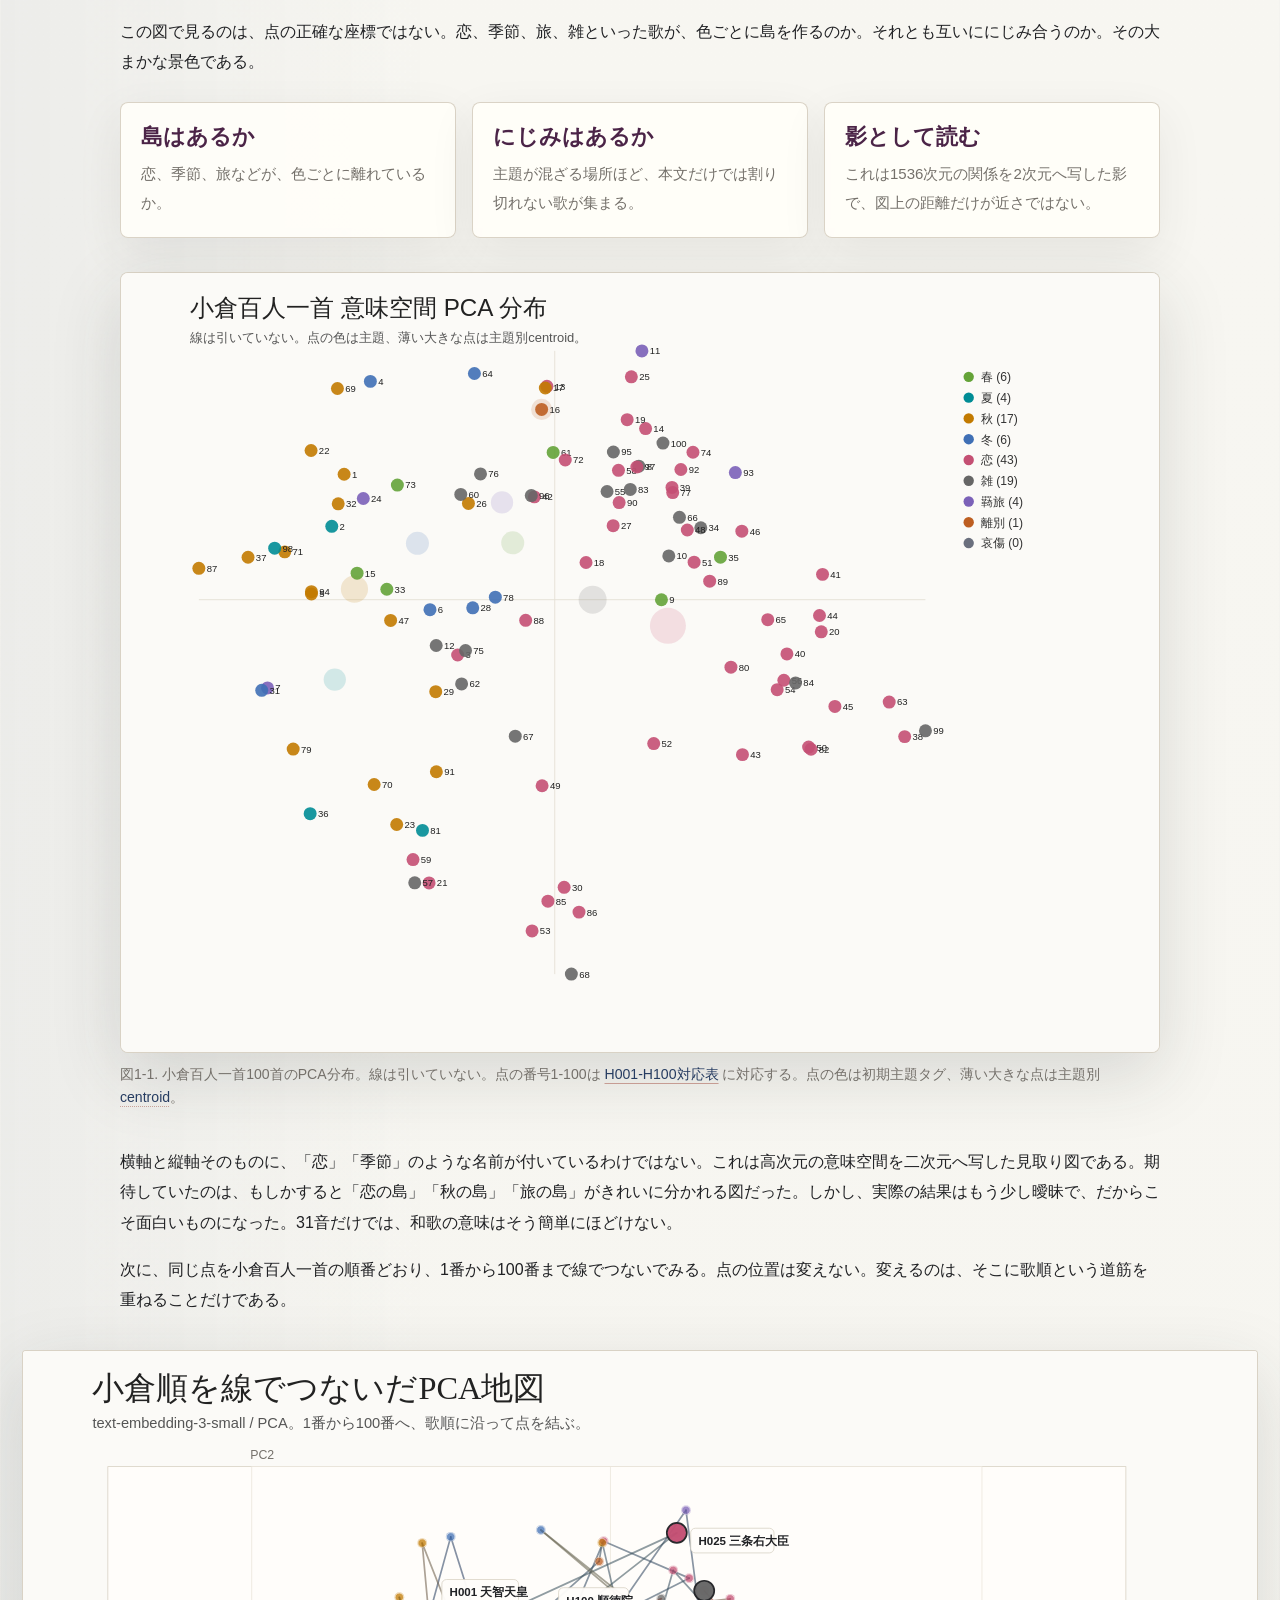
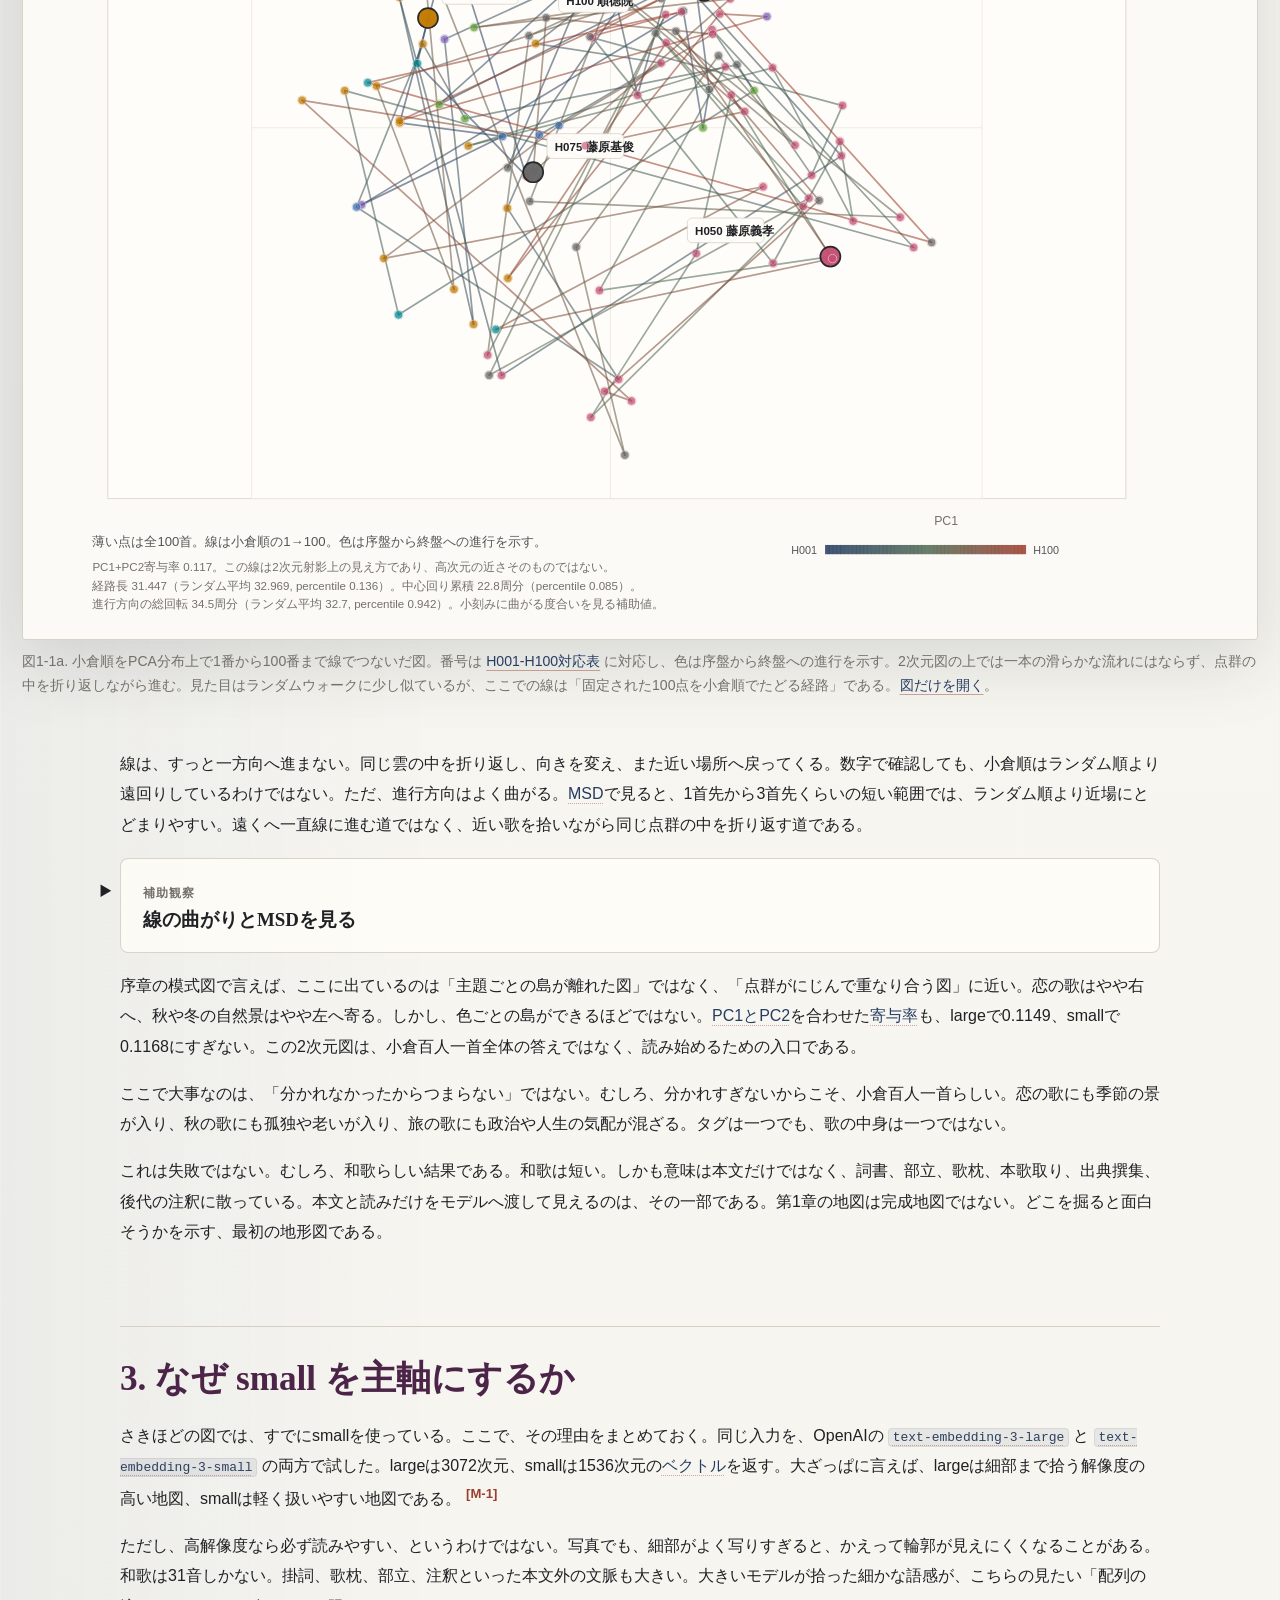
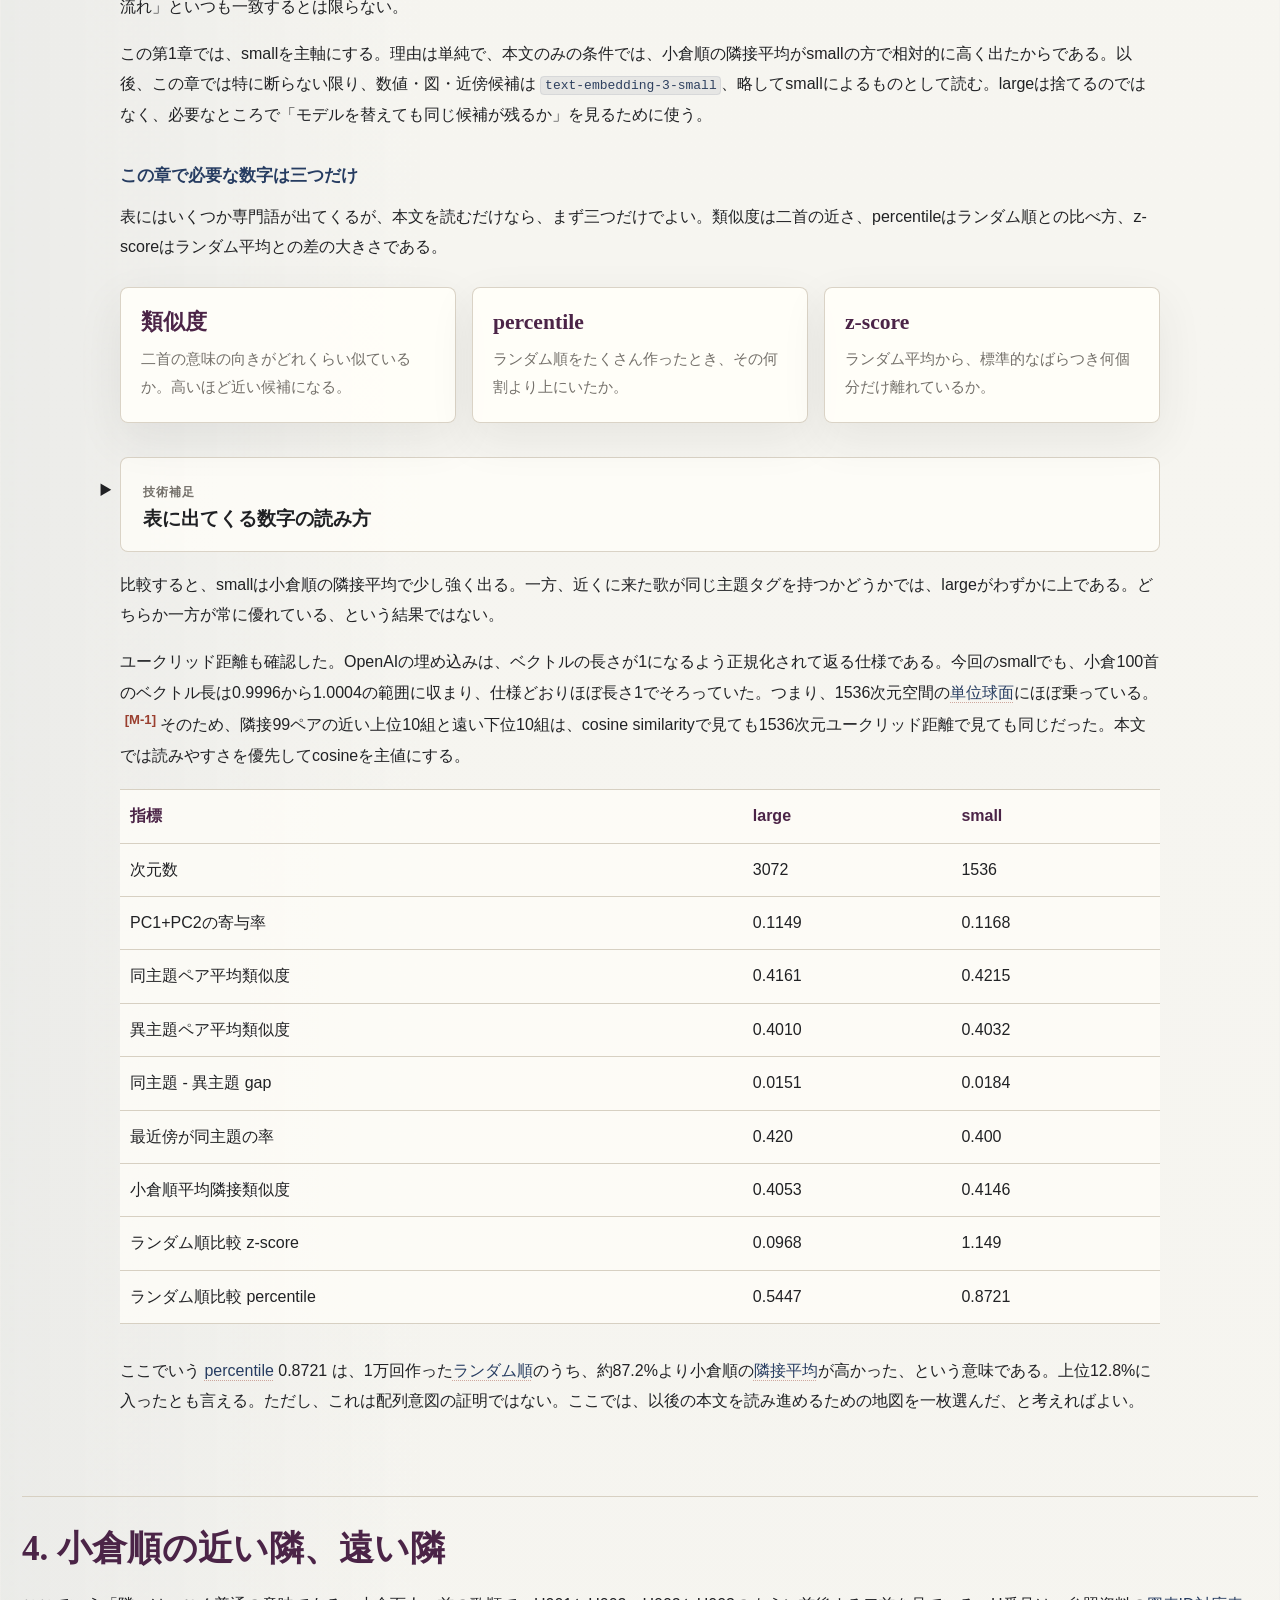
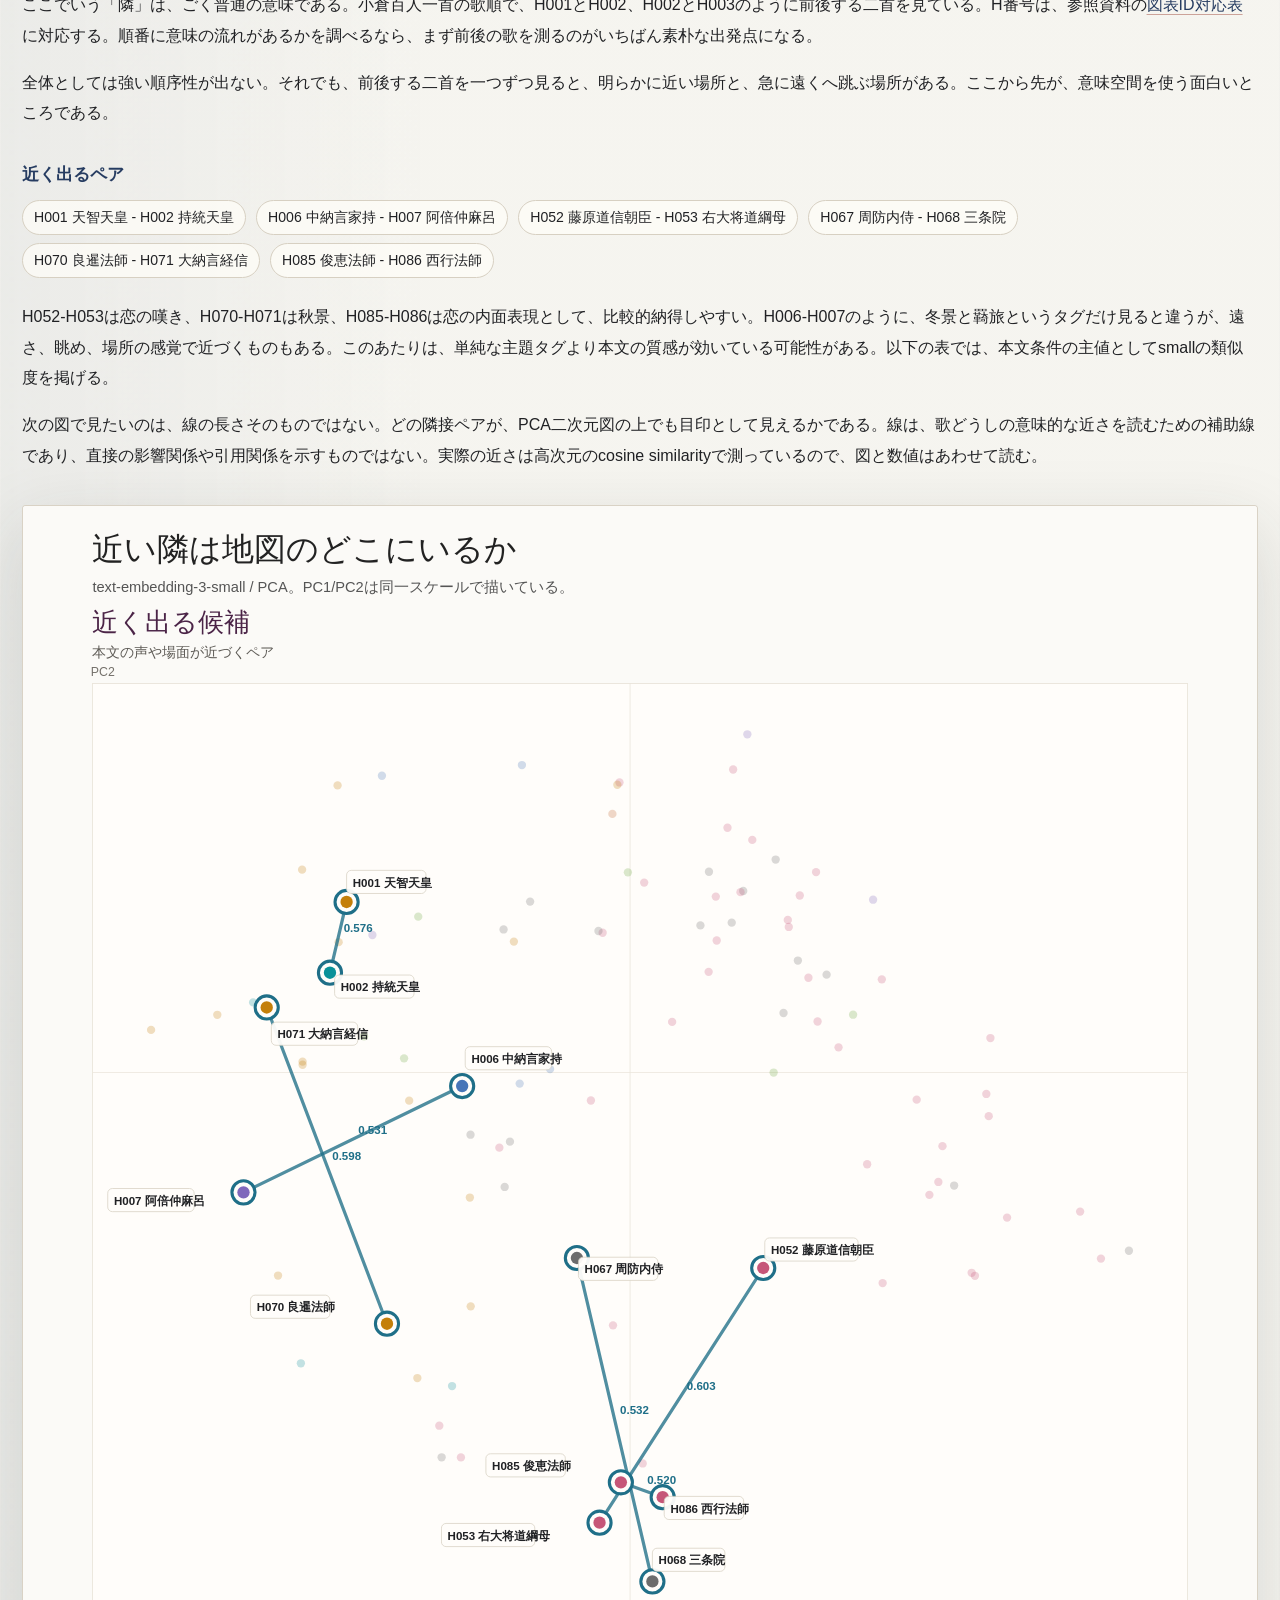
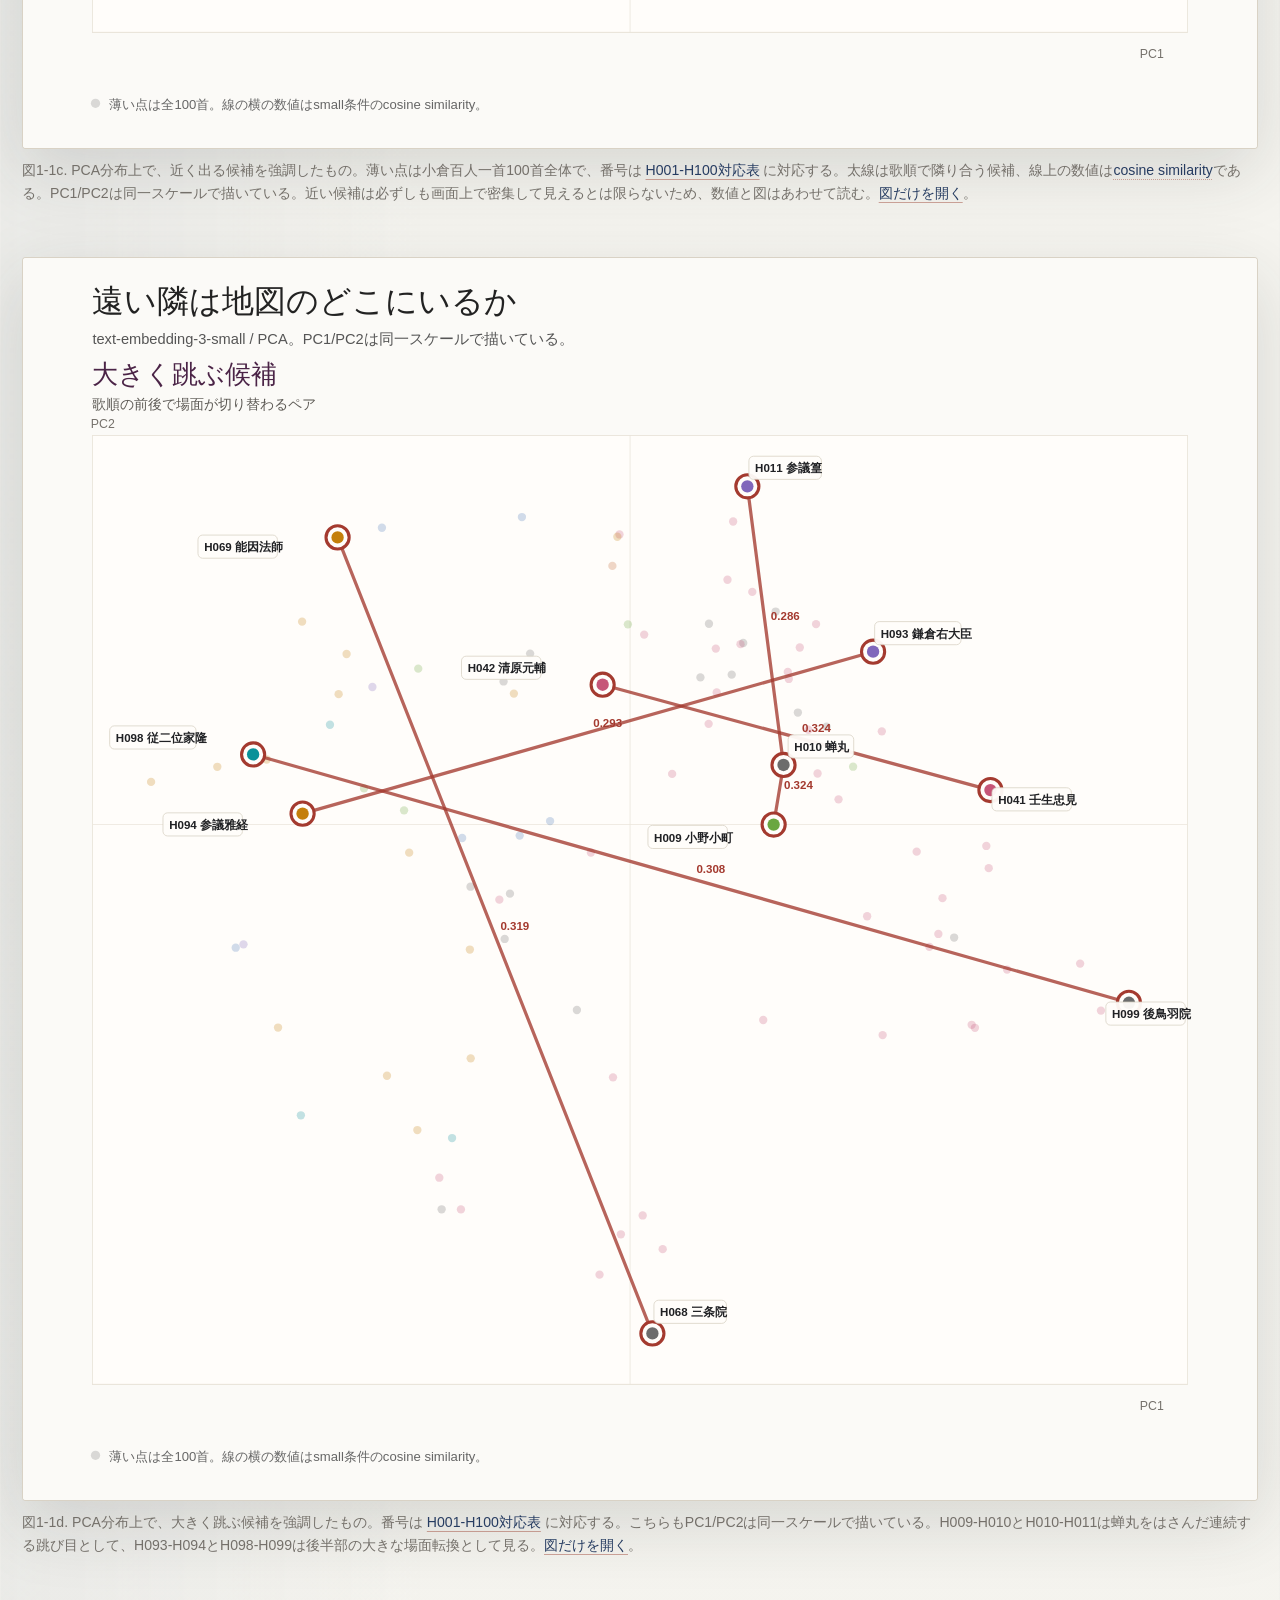
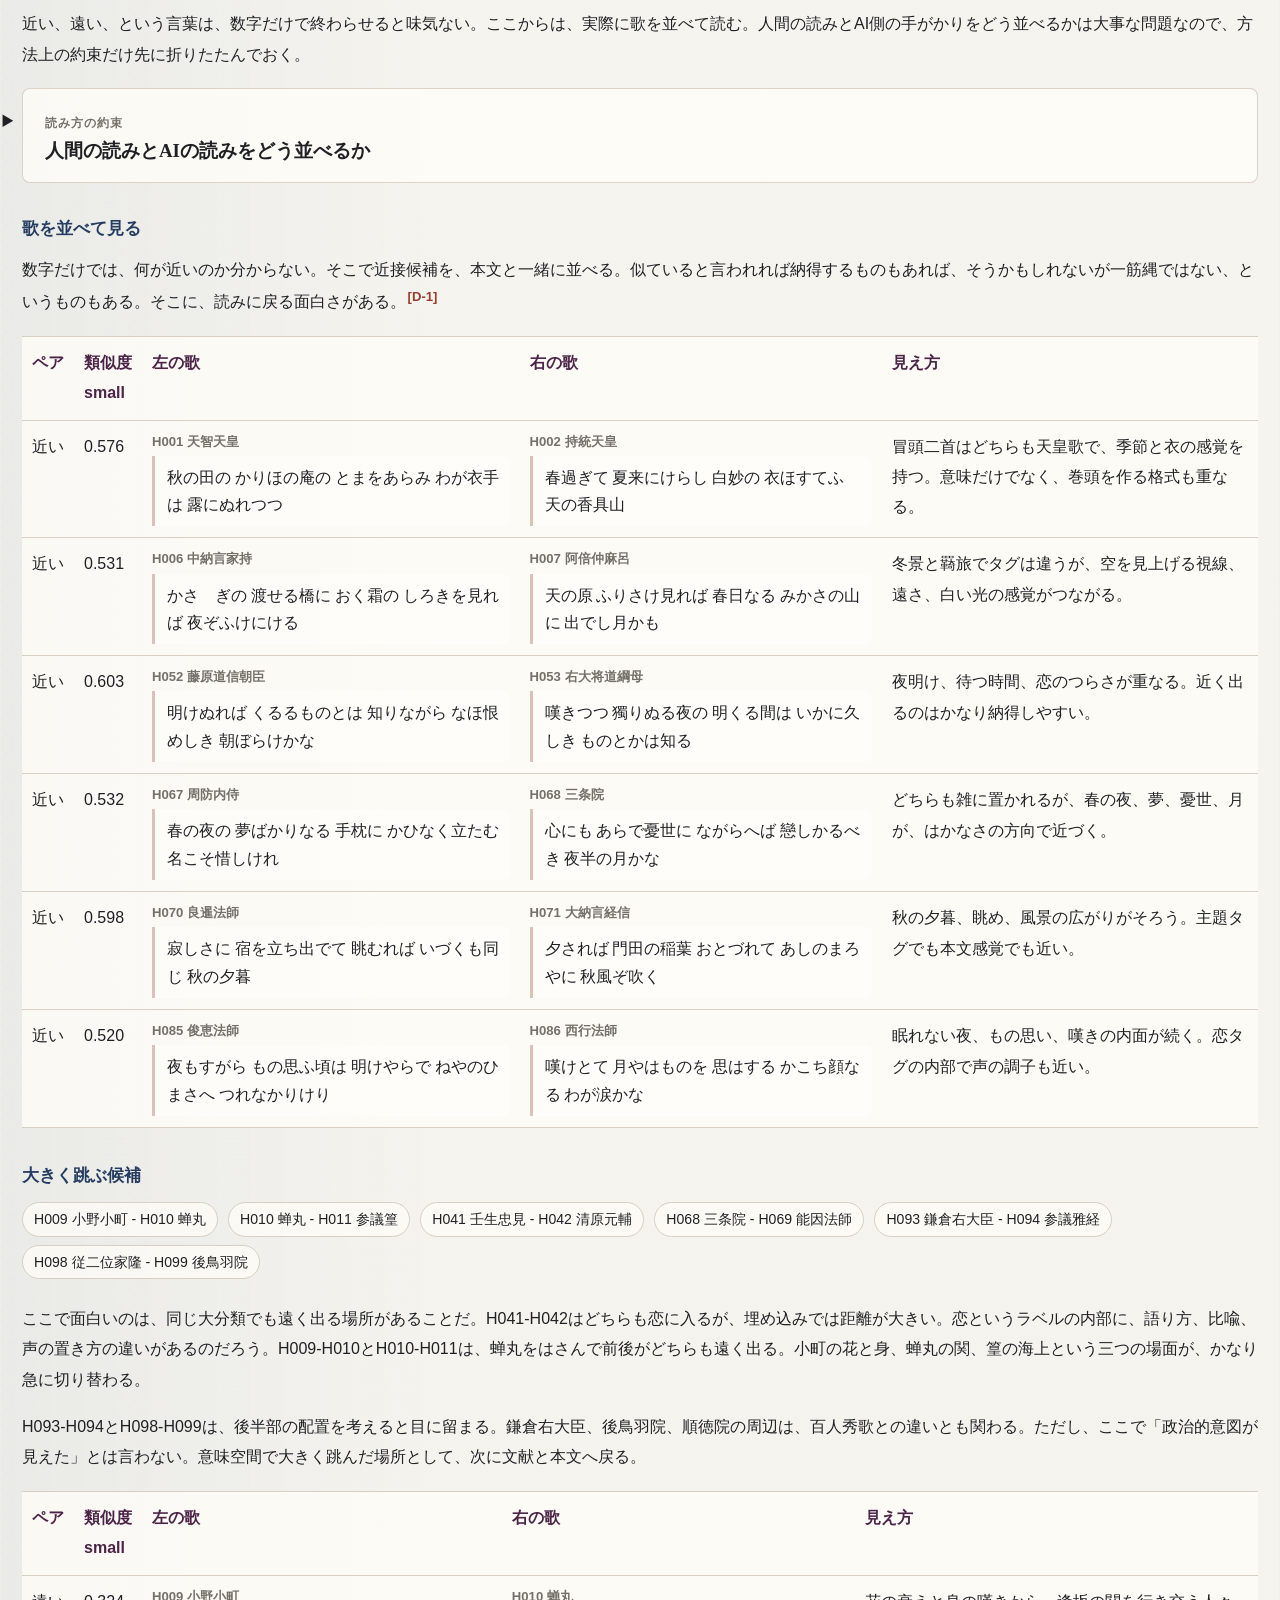
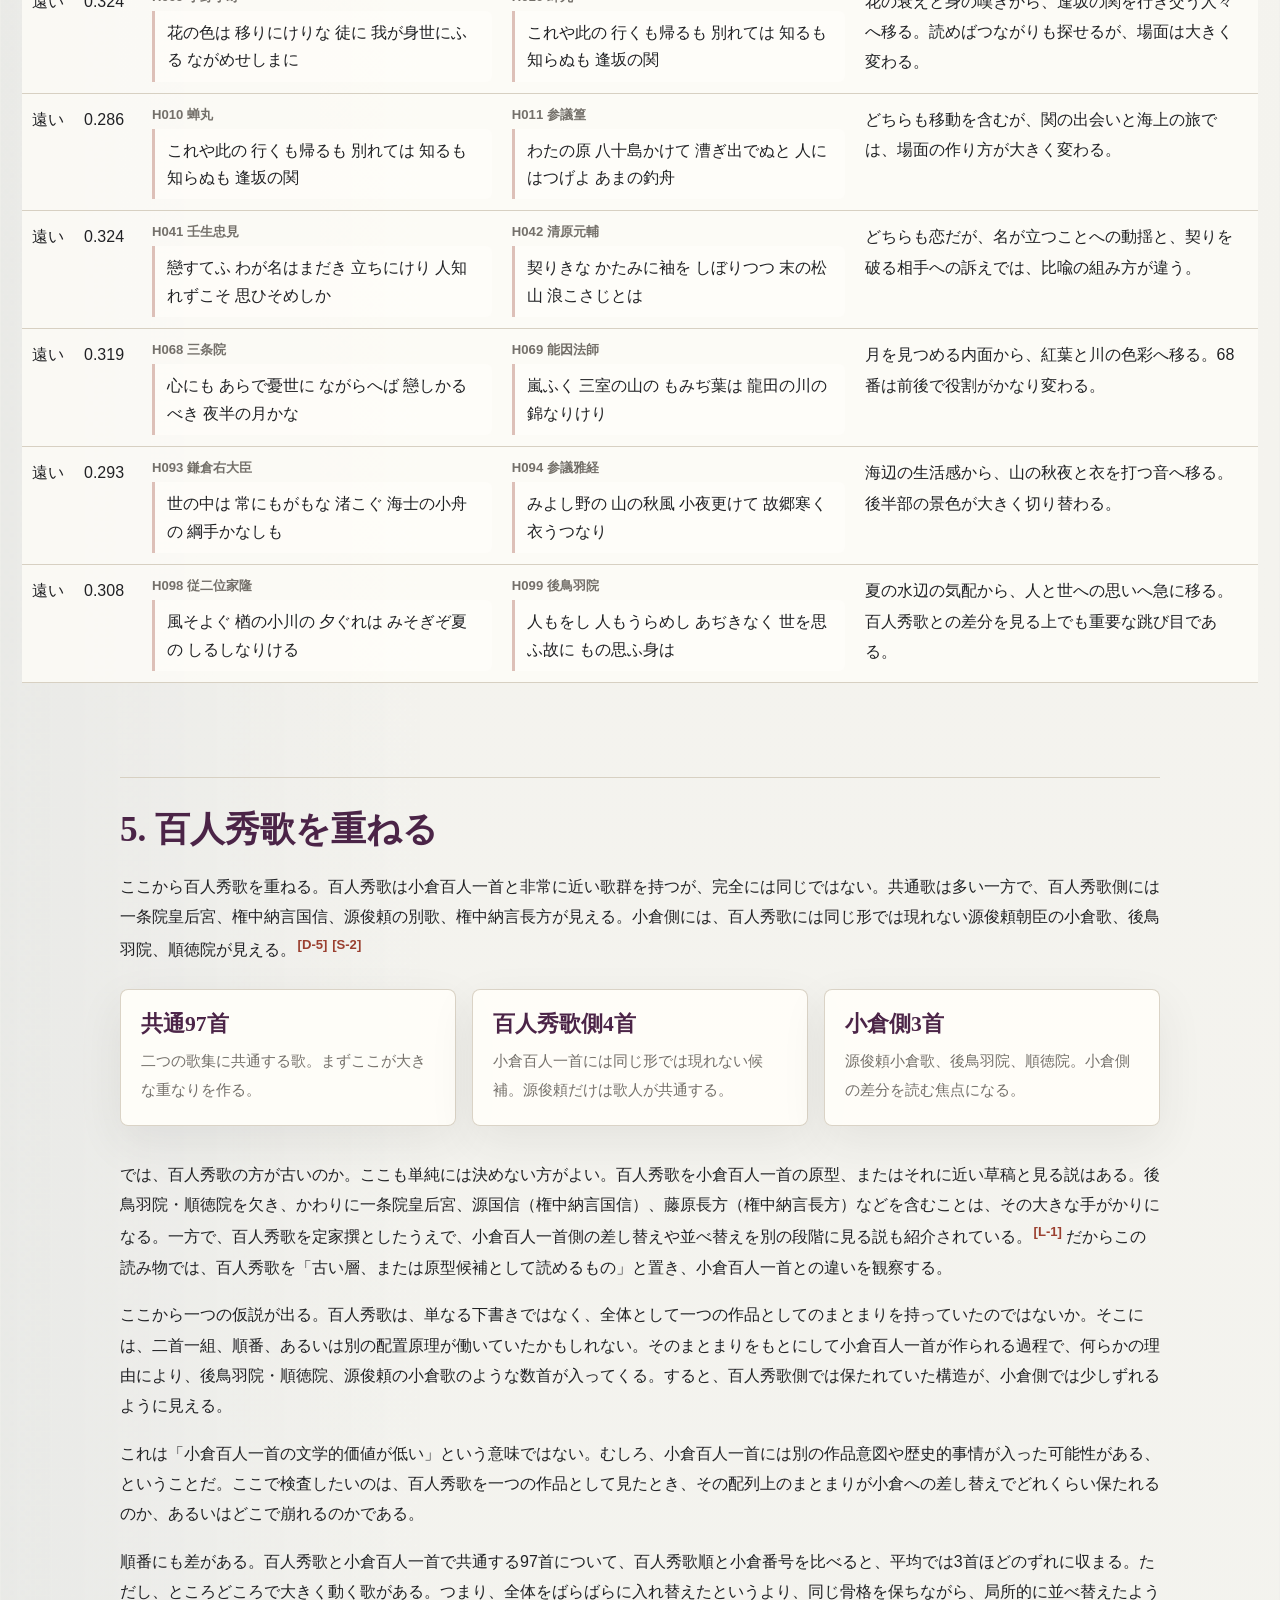
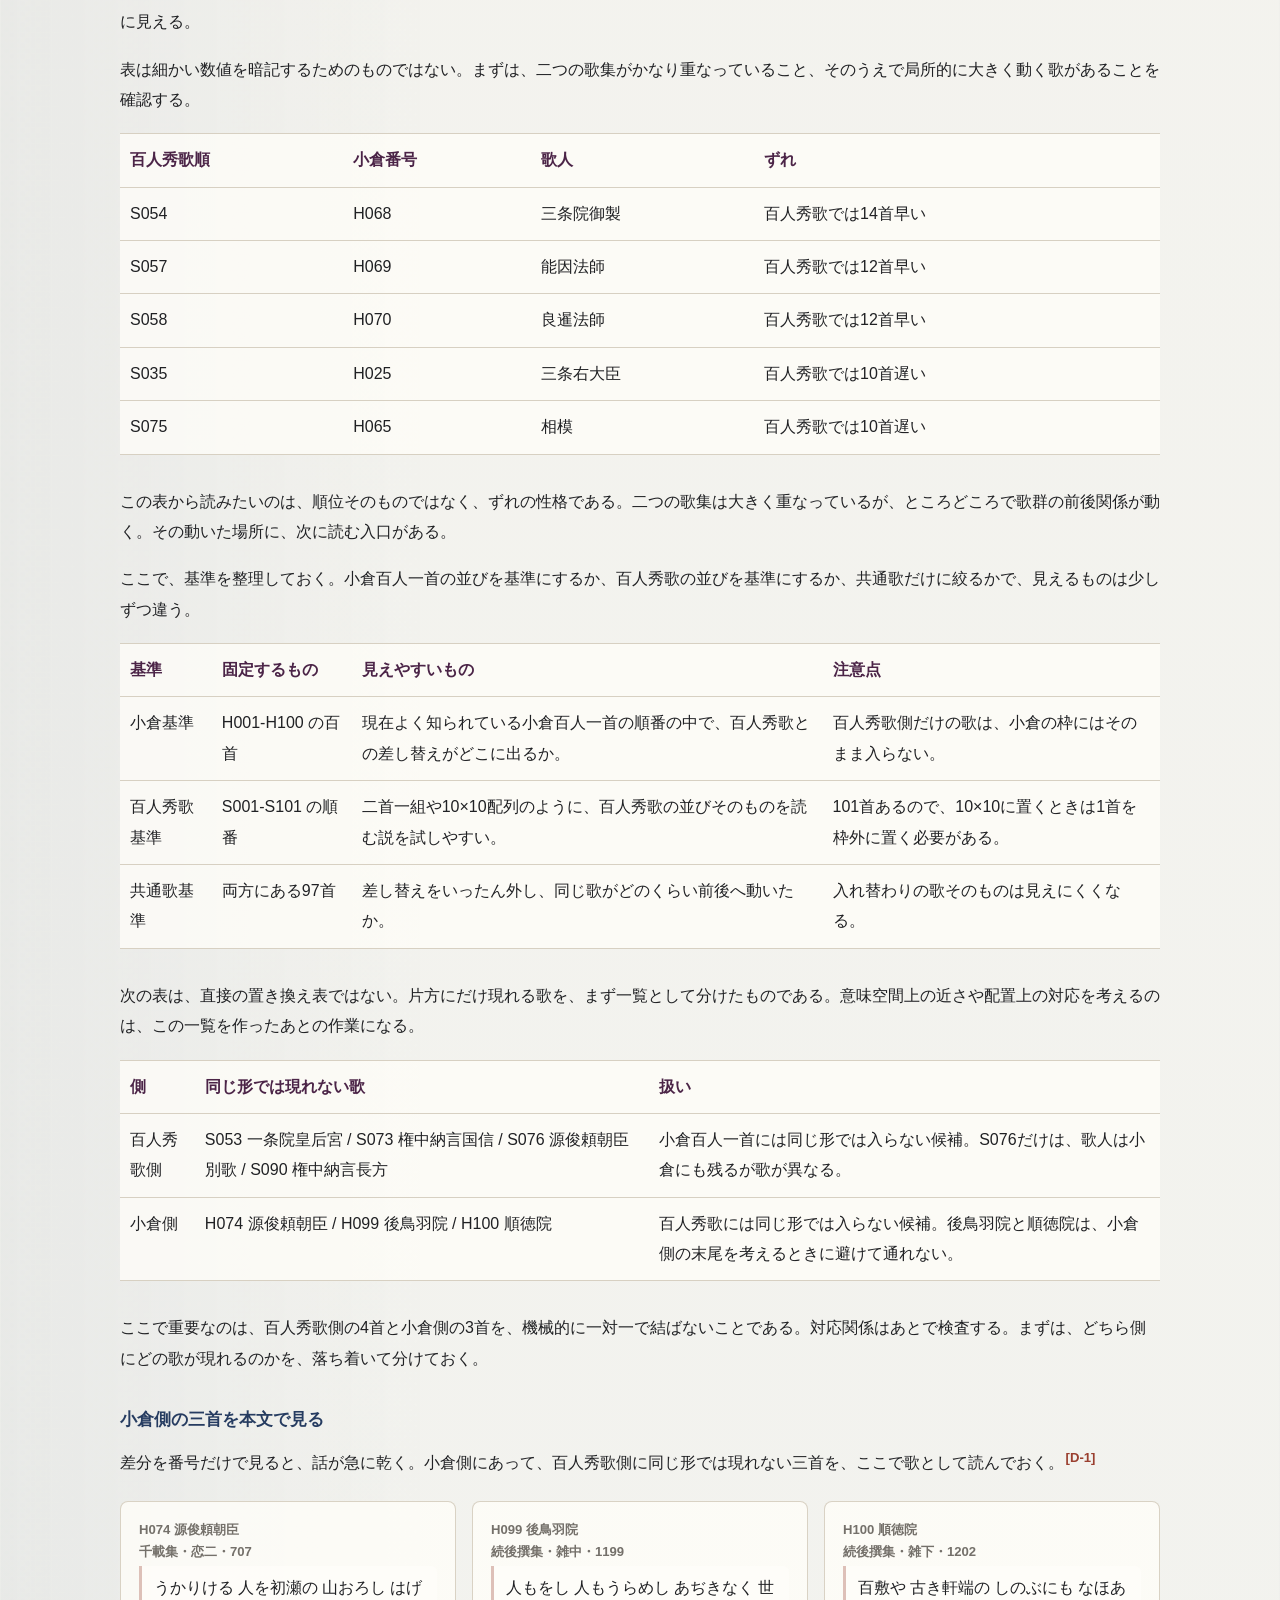
<file: docs/paper/index.html>
<!doctype html>
<html lang="ja">
  <head>
    <meta charset="utf-8" />
    <meta name="viewport" content="width=device-width, initial-scale=1" />
    <title>意味空間で百人一首を読む 第1章 | 百人秀歌と小倉百人一首を並べてみる</title>
    <meta name="description" content="小倉百人一首と百人秀歌を意味空間に置き、歌順、近い隣、遠い隣、差し替え箇所を探索する第1章。" />
    <link rel="canonical" href="https://dueyama.github.io/hyakunin-isshu-semantic-map/paper/" />
    <meta property="og:locale" content="ja_JP" />
    <meta property="og:type" content="article" />
    <meta property="og:title" content="第1章 百人秀歌と小倉百人一首を並べてみる" />
    <meta property="og:description" content="意味空間から、二つの歌集の歌順と差し替えを眺める。" />
    <meta property="og:url" content="https://dueyama.github.io/hyakunin-isshu-semantic-map/paper/" />
    <meta property="og:image" content="https://dueyama.github.io/hyakunin-isshu-semantic-map/figures/hero-heian-semantic-map.jpg" />
    <meta name="twitter:card" content="summary_large_image" />
    <link rel="icon" type="image/svg+xml" href="../favicon.svg" />
    <link rel="stylesheet" href="../assets/reading.css?v=20260710-review" />
  </head>
  <body class="article article-one">
    <main>
      <nav>
        <a href="../">トップ</a>
        <a href="./0/">序章</a>
        <a href="./" aria-current="page">第1章</a>
        <a href="./2/">第2章</a>
        <a href="./3/">第3章</a>
        <a href="./final/">終章</a>
        <a href="./seasons/">季節比較</a>
        <a href="../glossary/">用語集</a>
        <a href="../references/">参照資料</a>
        <a href="../updates/">更新履歴</a>
      </nav>

      <header class="article-hero">
        <p class="meta">意味空間で百人一首を読む 第1章 / HTML読み物・随時更新 / 初稿 2026-07-03 / 更新 2026-09-20</p>
        <h1>百人秀歌と<br />小倉百人一首を並べてみる</h1>
        <p class="lead">
          小倉百人一首の順番には、意味の流れがあるのだろうか。よく似たもう一つの選歌、百人秀歌と並べると、何が同じで、何が少し違って見えるのだろうか。序章で作った「数字の住所」という道具を持って、二つの歌集を同じ地図に置く。きれいな答えを探すのではなく、近い歌、急に跳ぶ歌、片方にだけ現れる歌を手がかりに、次に読むべき場所を探す。
        </p>
      </header>

      <div class="chapter-toc" role="navigation" aria-label="第1章の目次">
        <p class="toc-title">第1章 目次</p>
        <ol>
          <li><a href="#question">本章の問い</a></li>
          <li><a href="#distribution">まず、きれいには分かれない</a></li>
          <li><a href="#model-choice">なぜ small を主軸にするか</a></li>
          <li><a href="#neighbor-pairs">近い隣、遠い隣</a></li>
          <li><a href="#shuka-difference">百人秀歌を重ねる</a></li>
          <li><a href="#two-poem-pairs">まず二首一組を直線で試す</a></li>
          <li><a href="#grid-overview">10×10の入口</a></li>
          <li><a href="#findings">本章のまとめ</a></li>
          <li><a href="#next">次に読む場所</a></li>
        </ol>
      </div>

      <section id="question">
        <h2>1. 本章の問い</h2>
        <p>
          第1章で知りたいのは、小倉百人一首を一枚の地図に置いたとき、どんな景色が見えるのかである。似た歌は近くに集まるのか。順番に意味の流れはあるのか。小倉百人一首と百人秀歌を重ねると、どこがずれて見えるのか。序章で準備した「数字の住所」という考え方を使って、まず次の三つを見る。
        </p>
        <p>
          第1章は、全体を見渡す章である。まず小倉順を意味空間に置き、近い隣、遠い隣、百人秀歌との差分を見る。10×10については入口だけを示し、第2章で、こぼれる一首と小倉側の差し替え三首をまとめて読む。
        </p>
        <p>
          この章で見るのは、百人秀歌と小倉百人一首がどれだけ重なっているか、そして重ならない歌が意味空間の中でどのような位置を占めるかである。
        </p>
        <p>
          小倉百人一首はよく知られているが、百人秀歌は一般にはそれほど馴染みがない。ここでは、百人秀歌を「小倉百人一首と近い関係にある、もう一つの選歌」として扱う。この読み物で使う百人秀歌本文は101首である。以下、文脈上明らかなところでは、小倉百人一首を小倉とも呼ぶ。二つは大きく重なっているが、完全には同じではない。だから、共通する歌と片方にだけ現れる歌を同じ地図に置くと、小倉百人一首の輪郭も見えやすくなる。
        </p>
        <p>
          順番に意味があるのではないか、と考えるのは、かなり自然な発想である。歌集は、歌をただ袋に入れているだけではない。歌は、ある順番で並んでいる。しかも小倉百人一首と百人秀歌は、多くの歌を共有しながら、差し替えと並びの違いを持つ。百人秀歌をめぐっては、二首一対の歌合形式、百人一首との差し替え・並べ替え、10×10配列などが論点になってきた。<a class="cite" href="../references/#ref-g-5">[D-5]</a><a class="cite" href="../references/#ref-g-30">[L-1]</a><a class="cite" href="../references/#ref-g-32">[L-3]</a>
        </p>
        <p>
          この章では、その「順番を読む」という古くからの問いを、埋め込みで横から照らしてみる。
        </p>
        <div class="grid">
          <div class="card">
            <b>分布</b>
            <span>恋、季節、旅、雑の歌は、意味空間でどのくらい分かれるのか。</span>
          </div>
          <div class="card">
            <b>順番</b>
            <span>まず説に依らず、小倉順で前後する歌はランダムな順番より近いのかを見る。</span>
          </div>
          <div class="card">
            <b>差分</b>
            <span>百人秀歌と小倉の違いは、意味空間や10×10配置でどう見えるのか。</span>
          </div>
        </div>
        <p class="note">
          この章の読み方は単純である。図を見る。数字で気になる場所を拾う。そして、必ず歌へ戻る。ここでいう近さは文学的な価値判断ではなく、モデルが本文を数値化したときの近さである。意味空間は答えを出す機械ではなく、読み直す場所を照らす懐中電灯のようなものだ。
        </p>
        <figure class="article-illustration">
          <img loading="lazy" decoding="async" src="../figures/illustration-reading-loop.jpg" alt="歌札、数値の地図、本文への読み戻しが円環状につながる挿絵" />
          <figcaption>
            挿絵1-0. 数字の地図から、もう一度歌へ戻る。第1章は、この往復の最初の試運転である。
          </figcaption>
        </figure>
      </section>

      <section id="distribution">
        <h2>2. まず、きれいには分かれない</h2>
        <p class="note">追加分析（2026-09-20）：<a href="./seasons/">補章では、Jevが本文から判定した季節を、この既存の埋め込みに重ねて比較する</a>。以下の従来の図・数値はそのままに、分類との対応を別の角度から確かめた。</p>
        <p>
          最初に、小倉百人一首100首を一枚の地図に置いてみる。使うのは <a class="term" href="../glossary/#term-model-large-small"><code>text-embedding-3-small</code></a> による<a class="term" href="../glossary/#term-embedding">埋め込み</a>である。入力は、解析用にそろえた歌本文の読み寄り表記、ここでは <a class="term" href="../glossary/#term-original-kana"><code>original_kana</code></a> と呼ぶ本文列である。本来は1536個の数字で表される場所を、そのままでは人間が見られないので、<a class="term" href="../glossary/#term-pca">PCA</a>で2次元の図に写した。点が一首ずつの歌、色が初期の<a class="term" href="../glossary/#term-theme-tag">主題タグ</a>である。<a class="cite" href="../references/#ref-g-10">[M-1]</a><a class="cite" href="../references/#ref-g-12">[M-3]</a>
        </p>
        <p>
          この入力条件にも限界がある。読み寄り表記は表記ゆれを減らせる一方で、「あき」が秋なのか飽きなのか、「ながめ」が眺めなのか長雨なのか、といった漢字表記が持つ手がかりを弱めることがある。今回の本文では <code>original_kana</code> を基本条件にしたが、漢字仮名交じり本文や注釈を加えた条件で結果がどのくらい変わるかは、別に確かめるべき課題である。
        </p>
        <p>
          この図で見るのは、点の正確な座標ではない。恋、季節、旅、雑といった歌が、色ごとに島を作るのか。それとも互いににじみ合うのか。その大まかな景色である。
        </p>
        <div class="grid">
          <div class="card">
            <b>島はあるか</b>
            <span>恋、季節、旅などが、色ごとに離れているか。</span>
          </div>
          <div class="card">
            <b>にじみはあるか</b>
            <span>主題が混ざる場所ほど、本文だけでは割り切れない歌が集まる。</span>
          </div>
          <div class="card">
            <b>影として読む</b>
            <span>これは1536次元の関係を2次元へ写した影で、図上の距離だけが近さではない。</span>
          </div>
        </div>
        <figure>
          <img loading="lazy" decoding="async" src="../figures/semantic-pca-distribution-small.svg" alt="小倉百人一首100首を意味空間に置いたPCA分布図" />
          <figcaption>
            図1-1. 小倉百人一首100首のPCA分布。線は引いていない。点の番号1-100は <a href="../references/#id-map">H001-H100対応表</a> に対応する。点の色は初期主題タグ、薄い大きな点は主題別<a class="term" href="../glossary/#term-centroid">centroid</a>。
          </figcaption>
        </figure>
        <p>
          横軸と縦軸そのものに、「恋」「季節」のような名前が付いているわけではない。これは高次元の意味空間を二次元へ写した見取り図である。期待していたのは、もしかすると「恋の島」「秋の島」「旅の島」がきれいに分かれる図だった。しかし、実際の結果はもう少し曖昧で、だからこそ面白いものになった。31音だけでは、和歌の意味はそう簡単にほどけない。
        </p>
        <p>
          次に、同じ点を小倉百人一首の順番どおり、1番から100番まで線でつないでみる。点の位置は変えない。変えるのは、そこに歌順という道筋を重ねることだけである。
        </p>
        <figure class="figure-wide">
          <img loading="lazy" decoding="async" src="../figures/ogura-sequence-path-pca-small.svg?v=20260703-sequence-path3" alt="小倉百人一首100首のPCA分布を1番から100番まで歌順に線でつないだ図" />
          <figcaption>
            図1-1a. 小倉順をPCA分布上で1番から100番まで線でつないだ図。番号は <a href="../references/#id-map">H001-H100対応表</a> に対応し、色は序盤から終盤への進行を示す。2次元図の上では一本の滑らかな流れにはならず、点群の中を折り返しながら進む。見た目はランダムウォークに少し似ているが、ここでの線は「固定された100点を小倉順でたどる経路」である。<a href="../figures/ogura-sequence-path-pca-small.svg">図だけを開く</a>。
          </figcaption>
        </figure>
        <p>
          線は、すっと一方向へ進まない。同じ雲の中を折り返し、向きを変え、また近い場所へ戻ってくる。数字で確認しても、小倉順はランダム順より遠回りしているわけではない。ただ、進行方向はよく曲がる。<a class="term" href="../glossary/#term-msd">MSD</a>で見ると、1首先から3首先くらいの短い範囲では、ランダム順より近場にとどまりやすい。遠くへ一直線に進む道ではなく、近い歌を拾いながら同じ点群の中を折り返す道である。
        </p>
        <details class="deep-dive">
          <summary><span>補助観察</span>線の曲がりとMSDを見る</summary>
          <p>
            ここでいうランダムとは、数学でいう厳密なランダムウォークではない。比較に使っているのは、同じ100点をランダムに並べ替え、その順に線を引いた場合である。小倉順の2次元図上の経路長は31.447で、ランダム順平均32.969より少し短い。つまり、全体としてはランダムより遠回りしているわけではない。
          </p>
          <p>
            一方で、線の進行方向がどれだけ曲がったかを「総回転」として見ると、小倉順は約34.5周分で、ランダム順の上位側に入る。だから、この図から言えるのは「中心のまわりをきれいに旋回している」ではなく、「比較的短い移動をしながら、小刻みに方向転換しているように見える」という程度である。
          </p>
          <p>
            ランダムウォークらしさを見る道具として、MSDも試した。MSDは、順番に沿って1首先、2首先、5首先へ進んだとき、平均してどれくらい離れるかを見る値である。ここではPCA二次元図の中で計算するので、意味空間そのものの完全な距離ではなく、「この図の上ではどれくらい広がって見えるか」を見る補助診断である。
          </p>
          <figure class="figure-wide">
            <img loading="lazy" decoding="async" src="../figures/ogura-msd-pca-small.svg?v=20260703-msd" alt="小倉百人一首の歌順についてPCA二次元図上のMSDをランダム順と比較した図" />
            <figcaption>
              図1-1b. 小倉順のMSD。横軸は何首先を見るか、縦軸はPCA二次元図上の平均二乗変位。赤線が小倉順、青い帯が同じ100点をランダム順に並べた場合の5-95%帯、破線がランダム順平均である。
            </figcaption>
          </figure>
          <p>
            この図では、1首先、2首先、3首先あたりで小倉順のMSDがランダム順より低い。とくに2首先は、ランダム順の中でもかなり低い側にある。つまり、歌順のごく近い範囲では、点が遠くへ飛びにくい。隣やその少し先に、意味的に近い歌が残りやすい、という読みができる。
          </p>
          <p>
            ただし、長く進むほどMSDは単純には増え続けない。20首先、30首先になるとランダム平均との差は薄れ、場所によっては上に出る。これは、無限に広がるランダムウォークではなく、限られた点群の中をたどる順序だからである。
          </p>
        </details>
        <p>
          序章の模式図で言えば、ここに出ているのは「主題ごとの島が離れた図」ではなく、「点群がにじんで重なり合う図」に近い。恋の歌はやや右へ、秋や冬の自然景はやや左へ寄る。しかし、色ごとの島ができるほどではない。<a class="term" href="../glossary/#term-pc">PC1とPC2</a>を合わせた<a class="term" href="../glossary/#term-explained-variance">寄与率</a>も、largeで0.1149、smallで0.1168にすぎない。この2次元図は、小倉百人一首全体の答えではなく、読み始めるための入口である。
        </p>
        <p>
          ここで大事なのは、「分かれなかったからつまらない」ではない。むしろ、分かれすぎないからこそ、小倉百人一首らしい。恋の歌にも季節の景が入り、秋の歌にも孤独や老いが入り、旅の歌にも政治や人生の気配が混ざる。タグは一つでも、歌の中身は一つではない。
        </p>
        <p>
          これは失敗ではない。むしろ、和歌らしい結果である。和歌は短い。しかも意味は本文だけではなく、詞書、部立、歌枕、本歌取り、出典撰集、後代の注釈に散っている。本文と読みだけをモデルへ渡して見えるのは、その一部である。第1章の地図は完成地図ではない。どこを掘ると面白そうかを示す、最初の地形図である。
        </p>
      </section>

      <section id="model-choice">
        <h2>3. なぜ small を主軸にするか</h2>
        <p>
          さきほどの図では、すでにsmallを使っている。ここで、その理由をまとめておく。同じ入力を、OpenAIの <a class="term" href="../glossary/#term-model-large-small"><code>text-embedding-3-large</code></a> と <a class="term" href="../glossary/#term-model-large-small"><code>text-embedding-3-small</code></a> の両方で試した。largeは3072次元、smallは1536次元の<a class="term" href="../glossary/#term-vector">ベクトル</a>を返す。大ざっぱに言えば、largeは細部まで拾う解像度の高い地図、smallは軽く扱いやすい地図である。<a class="cite" href="../references/#ref-g-10">[M-1]</a>
        </p>
        <p>
          ただし、高解像度なら必ず読みやすい、というわけではない。写真でも、細部がよく写りすぎると、かえって輪郭が見えにくくなることがある。和歌は31音しかない。掛詞、歌枕、部立、注釈といった本文外の文脈も大きい。大きいモデルが拾った細かな語感が、こちらの見たい「配列の流れ」といつも一致するとは限らない。
        </p>
        <p>
          この第1章では、smallを主軸にする。理由は単純で、本文のみの条件では、小倉順の隣接平均がsmallの方で相対的に高く出たからである。以後、この章では特に断らない限り、数値・図・近傍候補は <code>text-embedding-3-small</code>、略してsmallによるものとして読む。largeは捨てるのではなく、必要なところで「モデルを替えても同じ候補が残るか」を見るために使う。
        </p>
        <h3>この章で必要な数字は三つだけ</h3>
        <p>
          表にはいくつか専門語が出てくるが、本文を読むだけなら、まず三つだけでよい。類似度は二首の近さ、percentileはランダム順との比べ方、z-scoreはランダム平均との差の大きさである。
        </p>
        <div class="grid">
          <div class="card">
            <b>類似度</b>
            <span>二首の意味の向きがどれくらい似ているか。高いほど近い候補になる。</span>
          </div>
          <div class="card">
            <b>percentile</b>
            <span>ランダム順をたくさん作ったとき、その何割より上にいたか。</span>
          </div>
          <div class="card">
            <b>z-score</b>
            <span>ランダム平均から、標準的なばらつき何個分だけ離れているか。</span>
          </div>
        </div>
        <details class="deep-dive">
          <summary><span>技術補足</span>表に出てくる数字の読み方</summary>
          <p>
            数式を追う必要はない。ただ、「何を測っている数字か」「大きいほど何を意味するか」「どのくらいなら強いと言えるのか」を確認したいときのために、用語の読み方をまとめておく。
          </p>
        <div class="table-wrap">
          <table>
            <thead>
              <tr>
                <th>言葉</th>
                <th>何を表すか</th>
                <th>範囲・読み方</th>
              </tr>
            </thead>
            <tbody>
              <tr>
                <td><a class="term" href="../glossary/#term-dimension">次元数</a></td>
                <td>一首を表す数字の個数。住所で言えば、何個の座標で場所を表しているか。</td>
                <td>今回ならlargeは3072個、smallは1536個。多いほど細かいが、常に良いとは限らない。</td>
              </tr>
              <tr>
                <td><a class="term" href="../glossary/#term-pc">PC1+PC2</a>の<a class="term" href="../glossary/#term-explained-variance">寄与率</a></td>
                <td>本来は何千次元もある地図を、紙面用に2次元へ押しつぶしたとき、元の情報をどれくらい残せたか。</td>
                <td>0から1で読む。0.1168なら約11.7%。低いので、2次元図だけで強い結論は出さない。</td>
              </tr>
              <tr>
                <td>類似度</td>
                <td>二首が、意味の住所でどれくらい近い向きを向いているか。ここでは <a class="term" href="../glossary/#term-cosine">cosine similarity</a> を使う。</td>
                <td>一般には-1から1。今回のような埋め込みでは0台の値が多く、高いほど近い。ただし0.40が絶対的に「近い」とは読まず、他のペアやランダム順と比べる。</td>
              </tr>
              <tr>
                <td><a class="term" href="../glossary/#term-euclidean">ユークリッド距離</a></td>
                <td>1536次元ベクトルどうしの直線距離。各次元の差を二乗して足し、最後に平方根を取る。</td>
                <td>小さいほど近い。ただし今回のsmallではベクトル長がほぼ1なので、隣接ペアの上位・下位を見る限りcosineとほぼ同じ候補が出る。</td>
              </tr>
              <tr>
                <td>同主題 - 異主題 gap</td>
                <td>同じ主題タグのペアが、違う主題タグのペアよりどれだけ近いか。</td>
                <td>大きいほど主題タグが意味空間にも反映されている。今回の0.0151や0.0184はかなり小さい差である。</td>
              </tr>
              <tr>
                <td><a class="term" href="../glossary/#term-nearest-neighbor">最近傍</a>が同主題の率</td>
                <td>各歌にとって一番近い歌が、同じ主題タグだった割合。</td>
                <td>0から1で読む。0.420なら42%。ただし、主題タグの偏りや粗さにも左右される。</td>
              </tr>
              <tr>
                <td><a class="term" href="../glossary/#term-z-score">z-score</a></td>
                <td>ランダムな順番と比べて、どれくらい上にいるかを標準偏差というものさしで見た値。</td>
                <td>0ならランダム平均付近。1なら少し高い。2を超えるとかなり目を引くが、それでも証明ではない。</td>
              </tr>
              <tr>
                <td><a class="term" href="../glossary/#term-percentile">percentile</a></td>
                <td>ランダム順をたくさん作ったとき、その何割より上にいたか。</td>
                <td>0から1で読む。0.8721なら、ランダム順の約87.2%より上。高いほど珍しいが、探索条件が多いと偶然の上振れも起こる。</td>
              </tr>
            </tbody>
          </table>
        </div>
        </details>
        <p>
          比較すると、smallは小倉順の隣接平均で少し強く出る。一方、近くに来た歌が同じ主題タグを持つかどうかでは、largeがわずかに上である。どちらか一方が常に優れている、という結果ではない。
        </p>
        <p>
          ユークリッド距離も確認した。OpenAIの埋め込みは、ベクトルの長さが1になるよう正規化されて返る仕様である。今回のsmallでも、小倉100首のベクトル長は0.9996から1.0004の範囲に収まり、仕様どおりほぼ長さ1でそろっていた。つまり、1536次元空間の<a class="term" href="../glossary/#term-unit-sphere">単位球面</a>にほぼ乗っている。<a class="cite" href="../references/#ref-g-10">[M-1]</a> そのため、隣接99ペアの近い上位10組と遠い下位10組は、cosine similarityで見ても1536次元ユークリッド距離で見ても同じだった。本文では読みやすさを優先してcosineを主値にする。
        </p>
        <div class="table-wrap">
          <table>
            <thead>
              <tr>
                <th>指標</th>
                <th>large</th>
                <th>small</th>
              </tr>
            </thead>
            <tbody>
              <tr>
                <td>次元数</td>
                <td>3072</td>
                <td>1536</td>
              </tr>
              <tr>
                <td>PC1+PC2の寄与率</td>
                <td>0.1149</td>
                <td>0.1168</td>
              </tr>
              <tr>
                <td>同主題ペア平均類似度</td>
                <td>0.4161</td>
                <td>0.4215</td>
              </tr>
              <tr>
                <td>異主題ペア平均類似度</td>
                <td>0.4010</td>
                <td>0.4032</td>
              </tr>
              <tr>
                <td>同主題 - 異主題 gap</td>
                <td>0.0151</td>
                <td>0.0184</td>
              </tr>
              <tr>
                <td>最近傍が同主題の率</td>
                <td>0.420</td>
                <td>0.400</td>
              </tr>
              <tr>
                <td>小倉順平均隣接類似度</td>
                <td>0.4053</td>
                <td>0.4146</td>
              </tr>
              <tr>
                <td>ランダム順比較 z-score</td>
                <td>0.0968</td>
                <td>1.149</td>
              </tr>
              <tr>
                <td>ランダム順比較 percentile</td>
                <td>0.5447</td>
                <td>0.8721</td>
              </tr>
            </tbody>
          </table>
        </div>
        <p>
          ここでいう <a class="term" href="../glossary/#term-percentile">percentile</a> 0.8721 は、1万回作った<a class="term" href="../glossary/#term-random-order">ランダム順</a>のうち、約87.2%より小倉順の<a class="term" href="../glossary/#term-adjacent-similarity">隣接平均</a>が高かった、という意味である。上位12.8%に入ったとも言える。ただし、これは配列意図の証明ではない。ここでは、以後の本文を読み進めるための地図を一枚選んだ、と考えればよい。
        </p>
      </section>

      <section id="neighbor-pairs">
        <h2>4. 小倉順の近い隣、遠い隣</h2>
        <p>
          ここでいう「隣」は、ごく普通の意味である。小倉百人一首の歌順で、H001とH002、H002とH003のように前後する二首を見ている。H番号は、参照資料の<a href="../references/#id-map">図表ID対応表</a>に対応する。順番に意味の流れがあるかを調べるなら、まず前後の歌を測るのがいちばん素朴な出発点になる。
        </p>
        <p>
          全体としては強い順序性が出ない。それでも、前後する二首を一つずつ見ると、明らかに近い場所と、急に遠くへ跳ぶ場所がある。ここから先が、意味空間を使う面白いところである。
        </p>
        <h3>近く出るペア</h3>
        <p>
          <span class="tag">H001 天智天皇 - H002 持統天皇</span>
          <span class="tag">H006 中納言家持 - H007 阿倍仲麻呂</span>
          <span class="tag">H052 藤原道信朝臣 - H053 右大将道綱母</span>
          <span class="tag">H067 周防内侍 - H068 三条院</span>
          <span class="tag">H070 良暹法師 - H071 大納言経信</span>
          <span class="tag">H085 俊恵法師 - H086 西行法師</span>
        </p>
        <p>
          H052-H053は恋の嘆き、H070-H071は秋景、H085-H086は恋の内面表現として、比較的納得しやすい。H006-H007のように、冬景と羇旅というタグだけ見ると違うが、遠さ、眺め、場所の感覚で近づくものもある。このあたりは、単純な主題タグより本文の質感が効いている可能性がある。以下の表では、本文条件の主値としてsmallの類似度を掲げる。
        </p>
        <p>
          次の図で見たいのは、線の長さそのものではない。どの隣接ペアが、PCA二次元図の上でも目印として見えるかである。線は、歌どうしの意味的な近さを読むための補助線であり、直接の影響関係や引用関係を示すものではない。実際の近さは高次元のcosine similarityで測っているので、図と数値はあわせて読む。
        </p>
        <figure class="figure-spread">
          <img loading="lazy" decoding="async" src="../figures/neighbor-pairs-near-pca-small.svg" alt="小倉百人一首のPCA分布上で近い隣を強調した図" />
          <figcaption>
            図1-1c. PCA分布上で、近く出る候補を強調したもの。薄い点は小倉百人一首100首全体で、番号は <a href="../references/#id-map">H001-H100対応表</a> に対応する。太線は歌順で隣り合う候補、線上の数値は<a class="term" href="../glossary/#term-cosine">cosine similarity</a>である。PC1/PC2は同一スケールで描いている。近い候補は必ずしも画面上で密集して見えるとは限らないため、数値と図はあわせて読む。<a href="../figures/neighbor-pairs-near-pca-small.svg">図だけを開く</a>。
          </figcaption>
        </figure>
        <figure class="figure-spread">
          <img loading="lazy" decoding="async" src="../figures/neighbor-pairs-far-pca-small.svg" alt="小倉百人一首のPCA分布上で遠い隣を強調した図" />
          <figcaption>
            図1-1d. PCA分布上で、大きく跳ぶ候補を強調したもの。番号は <a href="../references/#id-map">H001-H100対応表</a> に対応する。こちらもPC1/PC2は同一スケールで描いている。H009-H010とH010-H011は蝉丸をはさんだ連続する跳び目として、H093-H094とH098-H099は後半部の大きな場面転換として見る。<a href="../figures/neighbor-pairs-far-pca-small.svg">図だけを開く</a>。
          </figcaption>
        </figure>
        <p>
          近い、遠い、という言葉は、数字だけで終わらせると味気ない。ここからは、実際に歌を並べて読む。人間の読みとAI側の手がかりをどう並べるかは大事な問題なので、方法上の約束だけ先に折りたたんでおく。
        </p>
        <details class="deep-dive">
          <summary><span>読み方の約束</span>人間の読みとAIの読みをどう並べるか</summary>
          <p>
            人間は、歌をどう近い、遠い、似ている、対照的だと見てきたのか。それに対して、AIは何を近いと見ているのか。これはかなり面白い。ただし、人間側に <a class="term" href="../glossary/#term-cosine">cosine similarity</a> のような点数があるわけではない。だから、人間評価は一つの数値ではなく、いくつかの痕跡として集めるのがよい。
          </p>
          <div class="table-wrap">
            <table>
              <thead>
                <tr>
                  <th>見るもの</th>
                  <th>人間側の手がかり</th>
                  <th>AI側の手がかり</th>
                </tr>
              </thead>
              <tbody>
                <tr>
                  <td>分類</td>
                  <td>勅撰集の部立、季節、恋、雑、羇旅など。これは古典の編集者が置いた大きな分類である。<a class="cite" href="../references/#ref-g-1">[D-1]</a></td>
                  <td>主題タグごとのまとまり、最近傍が同主題になる率、同主題-異主題gap。</td>
                </tr>
                <tr>
                  <td>配列</td>
                  <td>百人秀歌との順序差、二首一組、10×10配置説、差し替え歌をめぐる研究。<a class="cite" href="../references/#ref-g-30">[L-1]</a><a class="cite" href="../references/#ref-g-32">[L-3]</a></td>
                  <td>隣接類似度、距離ジャンプ、10×10仮説配置での近傍平均。</td>
                </tr>
                <tr>
                  <td>鑑賞</td>
                  <td>注釈書や研究者の読み。「この二首は同じ主題」「ここで場面が転換する」「この歌は前後と響き合う」といった言葉。</td>
                  <td>埋め込みとは別に、AI読者としての仮説コメントを付ける。ただし、これは証拠ではなく、本文へ戻るための読みの案である。</td>
                </tr>
              </tbody>
            </table>
          </div>
          <p>
            つまり、埋め込みは「AIが味わった感想」そのものではない。大量の文章から学習したモデルが、本文を数字の住所に変えた結果である。一方で、私が文章として書く「この二首はこう響くのではないか」というコメントは、埋め込みとは別のAI読者コメントになる。数値としてのAI、読者としてのAI、人間研究者の読み。この三つを横に並べると、このシリーズらしい比較表が作れる。
          </p>
          <p>
            まず作れそうなのは、「人間が近いと見てきたか」の完全な採点表ではなく、近さを示す手がかりの台帳である。同じ部立に入る。注釈で同じ語や本歌関係が重視される。配列論で対になると読まれている。逆に、前後で時代や主題が切り替わると読まれている。こうした記録を集め、その横に埋め込みの近さ、PCA図上の位置、AI読者コメントを置く。
          </p>
        </details>
        <h3>歌を並べて見る</h3>
        <p>
          数字だけでは、何が近いのか分からない。そこで近接候補を、本文と一緒に並べる。似ていると言われれば納得するものもあれば、そうかもしれないが一筋縄ではない、というものもある。そこに、読みに戻る面白さがある。<a class="cite" href="../references/#ref-g-1">[D-1]</a>
        </p>
        <div class="table-wrap poem-table">
          <table>
            <thead>
              <tr>
                <th>ペア</th>
                <th>類似度<br />small</th>
                <th>左の歌</th>
                <th>右の歌</th>
                <th>見え方</th>
              </tr>
            </thead>
            <tbody>
              <tr>
                <td>近い</td>
                <td>0.576</td>
                <td>
                  <span class="poem-id">H001 天智天皇</span>
                  <span class="waka">秋の田の かりほの庵の とまをあらみ わが衣手は 露にぬれつつ</span>
                </td>
                <td>
                  <span class="poem-id">H002 持統天皇</span>
                  <span class="waka">春過ぎて 夏来にけらし 白妙の 衣ほすてふ 天の香具山</span>
                </td>
                <td>冒頭二首はどちらも天皇歌で、季節と衣の感覚を持つ。意味だけでなく、巻頭を作る格式も重なる。</td>
              </tr>
              <tr>
                <td>近い</td>
                <td>0.531</td>
                <td>
                  <span class="poem-id">H006 中納言家持</span>
                  <span class="waka">かさゝぎの 渡せる橋に おく霜の しろきを見れば 夜ぞふけにける</span>
                </td>
                <td>
                  <span class="poem-id">H007 阿倍仲麻呂</span>
                  <span class="waka">天の原 ふりさけ見れば 春日なる みかさの山に 出でし月かも</span>
                </td>
                <td>冬景と羇旅でタグは違うが、空を見上げる視線、遠さ、白い光の感覚がつながる。</td>
              </tr>
              <tr>
                <td>近い</td>
                <td>0.603</td>
                <td>
                  <span class="poem-id">H052 藤原道信朝臣</span>
                  <span class="waka">明けぬれば くるるものとは 知りながら なほ恨めしき 朝ぼらけかな</span>
                </td>
                <td>
                  <span class="poem-id">H053 右大将道綱母</span>
                  <span class="waka">嘆きつつ 獨りぬる夜の 明くる間は いかに久しき ものとかは知る</span>
                </td>
                <td>夜明け、待つ時間、恋のつらさが重なる。近く出るのはかなり納得しやすい。</td>
              </tr>
              <tr>
                <td>近い</td>
                <td>0.532</td>
                <td>
                  <span class="poem-id">H067 周防内侍</span>
                  <span class="waka">春の夜の 夢ばかりなる 手枕に かひなく立たむ 名こそ惜しけれ</span>
                </td>
                <td>
                  <span class="poem-id">H068 三条院</span>
                  <span class="waka">心にも あらで憂世に ながらへば 戀しかるべき 夜半の月かな</span>
                </td>
                <td>どちらも雑に置かれるが、春の夜、夢、憂世、月が、はかなさの方向で近づく。</td>
              </tr>
              <tr>
                <td>近い</td>
                <td>0.598</td>
                <td>
                  <span class="poem-id">H070 良暹法師</span>
                  <span class="waka">寂しさに 宿を立ち出でて 眺むれば いづくも同じ 秋の夕暮</span>
                </td>
                <td>
                  <span class="poem-id">H071 大納言経信</span>
                  <span class="waka">夕されば 門田の稲葉 おとづれて あしのまろやに 秋風ぞ吹く</span>
                </td>
                <td>秋の夕暮、眺め、風景の広がりがそろう。主題タグでも本文感覚でも近い。</td>
              </tr>
              <tr>
                <td>近い</td>
                <td>0.520</td>
                <td>
                  <span class="poem-id">H085 俊恵法師</span>
                  <span class="waka">夜もすがら もの思ふ頃は 明けやらで ねやのひまさへ つれなかりけり</span>
                </td>
                <td>
                  <span class="poem-id">H086 西行法師</span>
                  <span class="waka">嘆けとて 月やはものを 思はする かこち顔なる わが涙かな</span>
                </td>
                <td>眠れない夜、もの思い、嘆きの内面が続く。恋タグの内部で声の調子も近い。</td>
              </tr>
            </tbody>
          </table>
        </div>
        <h3>大きく跳ぶ候補</h3>
        <p>
          <span class="tag">H009 小野小町 - H010 蝉丸</span>
          <span class="tag">H010 蝉丸 - H011 参議篁</span>
          <span class="tag">H041 壬生忠見 - H042 清原元輔</span>
          <span class="tag">H068 三条院 - H069 能因法師</span>
          <span class="tag">H093 鎌倉右大臣 - H094 参議雅経</span>
          <span class="tag">H098 従二位家隆 - H099 後鳥羽院</span>
        </p>
        <p>
          ここで面白いのは、同じ大分類でも遠く出る場所があることだ。H041-H042はどちらも恋に入るが、埋め込みでは距離が大きい。恋というラベルの内部に、語り方、比喩、声の置き方の違いがあるのだろう。H009-H010とH010-H011は、蝉丸をはさんで前後がどちらも遠く出る。小町の花と身、蝉丸の関、篁の海上という三つの場面が、かなり急に切り替わる。
        </p>
        <p>
          H093-H094とH098-H099は、後半部の配置を考えると目に留まる。鎌倉右大臣、後鳥羽院、順徳院の周辺は、百人秀歌との違いとも関わる。ただし、ここで「政治的意図が見えた」とは言わない。意味空間で大きく跳んだ場所として、次に文献と本文へ戻る。
        </p>
        <div class="table-wrap poem-table">
          <table>
            <thead>
              <tr>
                <th>ペア</th>
                <th>類似度<br />small</th>
                <th>左の歌</th>
                <th>右の歌</th>
                <th>見え方</th>
              </tr>
            </thead>
            <tbody>
              <tr>
                <td>遠い</td>
                <td>0.324</td>
                <td>
                  <span class="poem-id">H009 小野小町</span>
                  <span class="waka">花の色は 移りにけりな 徒に 我が身世にふる ながめせしまに</span>
                </td>
                <td>
                  <span class="poem-id">H010 蝉丸</span>
                  <span class="waka">これや此の 行くも帰るも 別れては 知るも知らぬも 逢坂の関</span>
                </td>
                <td>花の衰えと身の嘆きから、逢坂の関を行き交う人々へ移る。読めばつながりも探せるが、場面は大きく変わる。</td>
              </tr>
              <tr>
                <td>遠い</td>
                <td>0.286</td>
                <td>
                  <span class="poem-id">H010 蝉丸</span>
                  <span class="waka">これや此の 行くも帰るも 別れては 知るも知らぬも 逢坂の関</span>
                </td>
                <td>
                  <span class="poem-id">H011 参議篁</span>
                  <span class="waka">わたの原 八十島かけて 漕ぎ出でぬと 人にはつげよ あまの釣舟</span>
                </td>
                <td>どちらも移動を含むが、関の出会いと海上の旅では、場面の作り方が大きく変わる。</td>
              </tr>
              <tr>
                <td>遠い</td>
                <td>0.324</td>
                <td>
                  <span class="poem-id">H041 壬生忠見</span>
                  <span class="waka">戀すてふ わが名はまだき 立ちにけり 人知れずこそ 思ひそめしか</span>
                </td>
                <td>
                  <span class="poem-id">H042 清原元輔</span>
                  <span class="waka">契りきな かたみに袖を しぼりつつ 末の松山 浪こさじとは</span>
                </td>
                <td>どちらも恋だが、名が立つことへの動揺と、契りを破る相手への訴えでは、比喩の組み方が違う。</td>
              </tr>
              <tr>
                <td>遠い</td>
                <td>0.319</td>
                <td>
                  <span class="poem-id">H068 三条院</span>
                  <span class="waka">心にも あらで憂世に ながらへば 戀しかるべき 夜半の月かな</span>
                </td>
                <td>
                  <span class="poem-id">H069 能因法師</span>
                  <span class="waka">嵐ふく 三室の山の もみぢ葉は 龍田の川の 錦なりけり</span>
                </td>
                <td>月を見つめる内面から、紅葉と川の色彩へ移る。68番は前後で役割がかなり変わる。</td>
              </tr>
              <tr>
                <td>遠い</td>
                <td>0.293</td>
                <td>
                  <span class="poem-id">H093 鎌倉右大臣</span>
                  <span class="waka">世の中は 常にもがもな 渚こぐ 海士の小舟の 綱手かなしも</span>
                </td>
                <td>
                  <span class="poem-id">H094 参議雅経</span>
                  <span class="waka">みよし野の 山の秋風 小夜更けて 故郷寒く 衣うつなり</span>
                </td>
                <td>海辺の生活感から、山の秋夜と衣を打つ音へ移る。後半部の景色が大きく切り替わる。</td>
              </tr>
              <tr>
                <td>遠い</td>
                <td>0.308</td>
                <td>
                  <span class="poem-id">H098 従二位家隆</span>
                  <span class="waka">風そよぐ 楢の小川の 夕ぐれは みそぎぞ夏の しるしなりける</span>
                </td>
                <td>
                  <span class="poem-id">H099 後鳥羽院</span>
                  <span class="waka">人もをし 人もうらめし あぢきなく 世を思ふ故に もの思ふ身は</span>
                </td>
                <td>夏の水辺の気配から、人と世への思いへ急に移る。百人秀歌との差分を見る上でも重要な跳び目である。</td>
              </tr>
            </tbody>
          </table>
        </div>
      </section>

      <section id="shuka-difference">
        <h2>5. 百人秀歌を重ねる</h2>
        <p>
          ここから百人秀歌を重ねる。百人秀歌は小倉百人一首と非常に近い歌群を持つが、完全には同じではない。共通歌は多い一方で、百人秀歌側には一条院皇后宮、権中納言国信、源俊頼の別歌、権中納言長方が見える。小倉側には、百人秀歌には同じ形では現れない源俊頼朝臣の小倉歌、後鳥羽院、順徳院が見える。<a class="cite" href="../references/#ref-g-5">[D-5]</a><a class="cite" href="../references/#ref-g-41">[S-2]</a>
        </p>
        <div class="grid">
          <div class="card">
            <b>共通97首</b>
            <span>二つの歌集に共通する歌。まずここが大きな重なりを作る。</span>
          </div>
          <div class="card">
            <b>百人秀歌側4首</b>
            <span>小倉百人一首には同じ形では現れない候補。源俊頼だけは歌人が共通する。</span>
          </div>
          <div class="card">
            <b>小倉側3首</b>
            <span>源俊頼小倉歌、後鳥羽院、順徳院。小倉側の差分を読む焦点になる。</span>
          </div>
        </div>
        <p>
          では、百人秀歌の方が古いのか。ここも単純には決めない方がよい。百人秀歌を小倉百人一首の原型、またはそれに近い草稿と見る説はある。後鳥羽院・順徳院を欠き、かわりに一条院皇后宮、源国信（権中納言国信）、藤原長方（権中納言長方）などを含むことは、その大きな手がかりになる。一方で、百人秀歌を定家撰としたうえで、小倉百人一首側の差し替えや並べ替えを別の段階に見る説も紹介されている。<a class="cite" href="../references/#ref-g-30">[L-1]</a> だからこの読み物では、百人秀歌を「古い層、または原型候補として読めるもの」と置き、小倉百人一首との違いを観察する。
        </p>
        <p>
          ここから一つの仮説が出る。百人秀歌は、単なる下書きではなく、全体として一つの作品としてのまとまりを持っていたのではないか。そこには、二首一組、順番、あるいは別の配置原理が働いていたかもしれない。そのまとまりをもとにして小倉百人一首が作られる過程で、何らかの理由により、後鳥羽院・順徳院、源俊頼の小倉歌のような数首が入ってくる。すると、百人秀歌側では保たれていた構造が、小倉側では少しずれるように見える。
        </p>
        <p>
          これは「小倉百人一首の文学的価値が低い」という意味ではない。むしろ、小倉百人一首には別の作品意図や歴史的事情が入った可能性がある、ということだ。ここで検査したいのは、百人秀歌を一つの作品として見たとき、その配列上のまとまりが小倉への差し替えでどれくらい保たれるのか、あるいはどこで崩れるのかである。
        </p>
        <p>
          順番にも差がある。百人秀歌と小倉百人一首で共通する97首について、百人秀歌順と小倉番号を比べると、平均では3首ほどのずれに収まる。ただし、ところどころで大きく動く歌がある。つまり、全体をばらばらに入れ替えたというより、同じ骨格を保ちながら、局所的に並べ替えたように見える。
        </p>
        <p>
          表は細かい数値を暗記するためのものではない。まずは、二つの歌集がかなり重なっていること、そのうえで局所的に大きく動く歌があることを確認する。
        </p>
        <div class="table-wrap">
          <table>
            <thead>
              <tr>
                <th>百人秀歌順</th>
                <th>小倉番号</th>
                <th>歌人</th>
                <th>ずれ</th>
              </tr>
            </thead>
            <tbody>
              <tr>
                <td>S054</td>
                <td>H068</td>
                <td>三条院御製</td>
                <td>百人秀歌では14首早い</td>
              </tr>
              <tr>
                <td>S057</td>
                <td>H069</td>
                <td>能因法師</td>
                <td>百人秀歌では12首早い</td>
              </tr>
              <tr>
                <td>S058</td>
                <td>H070</td>
                <td>良暹法師</td>
                <td>百人秀歌では12首早い</td>
              </tr>
              <tr>
                <td>S035</td>
                <td>H025</td>
                <td>三条右大臣</td>
                <td>百人秀歌では10首遅い</td>
              </tr>
              <tr>
                <td>S075</td>
                <td>H065</td>
                <td>相模</td>
                <td>百人秀歌では10首遅い</td>
              </tr>
            </tbody>
          </table>
        </div>
        <p>
          この表から読みたいのは、順位そのものではなく、ずれの性格である。二つの歌集は大きく重なっているが、ところどころで歌群の前後関係が動く。その動いた場所に、次に読む入口がある。
        </p>
        <p>
          ここで、基準を整理しておく。小倉百人一首の並びを基準にするか、百人秀歌の並びを基準にするか、共通歌だけに絞るかで、見えるものは少しずつ違う。
        </p>
        <div class="table-wrap">
          <table>
            <thead>
              <tr>
                <th>基準</th>
                <th>固定するもの</th>
                <th>見えやすいもの</th>
                <th>注意点</th>
              </tr>
            </thead>
            <tbody>
              <tr>
                <td>小倉基準</td>
                <td>H001-H100 の百首</td>
                <td>現在よく知られている小倉百人一首の順番の中で、百人秀歌との差し替えがどこに出るか。</td>
                <td>百人秀歌側だけの歌は、小倉の枠にはそのまま入らない。</td>
              </tr>
              <tr>
                <td>百人秀歌基準</td>
                <td>S001-S101 の順番</td>
                <td>二首一組や10×10配列のように、百人秀歌の並びそのものを読む説を試しやすい。</td>
                <td>101首あるので、10×10に置くときは1首を枠外に置く必要がある。</td>
              </tr>
              <tr>
                <td>共通歌基準</td>
                <td>両方にある97首</td>
                <td>差し替えをいったん外し、同じ歌がどのくらい前後へ動いたか。</td>
                <td>入れ替わりの歌そのものは見えにくくなる。</td>
              </tr>
            </tbody>
          </table>
        </div>
        <p>
          次の表は、直接の置き換え表ではない。片方にだけ現れる歌を、まず一覧として分けたものである。意味空間上の近さや配置上の対応を考えるのは、この一覧を作ったあとの作業になる。
        </p>
        <div class="table-wrap">
          <table>
            <thead>
              <tr>
                <th>側</th>
                <th>同じ形では現れない歌</th>
                <th>扱い</th>
              </tr>
            </thead>
            <tbody>
              <tr>
                <td>百人秀歌側</td>
                <td>S053 一条院皇后宮 / S073 権中納言国信 / S076 源俊頼朝臣 別歌 / S090 権中納言長方</td>
                <td>小倉百人一首には同じ形では入らない候補。S076だけは、歌人は小倉にも残るが歌が異なる。</td>
              </tr>
              <tr>
                <td>小倉側</td>
                <td>H074 源俊頼朝臣 / H099 後鳥羽院 / H100 順徳院</td>
                <td>百人秀歌には同じ形では入らない候補。後鳥羽院と順徳院は、小倉側の末尾を考えるときに避けて通れない。</td>
              </tr>
            </tbody>
          </table>
        </div>
        <p>
          ここで重要なのは、百人秀歌側の4首と小倉側の3首を、機械的に一対一で結ばないことである。対応関係はあとで検査する。まずは、どちら側にどの歌が現れるのかを、落ち着いて分けておく。
        </p>
        <h3>小倉側の三首を本文で見る</h3>
        <p>
          差分を番号だけで見ると、話が急に乾く。小倉側にあって、百人秀歌側に同じ形では現れない三首を、ここで歌として読んでおく。<a class="cite" href="../references/#ref-g-1">[D-1]</a>
        </p>
        <div class="poem-card-grid">
          <article class="poem-card">
            <span class="poem-id">H074 源俊頼朝臣<span class="poem-meta">千載集・恋二・707</span></span>
            <span class="waka">うかりける 人を初瀬の 山おろし はげしかれとは 祈らぬものを</span>
            <p>
              同じ源俊頼でも、百人秀歌側とは別歌として扱う。恋の祈りと山おろしの強さが重なり、差し替えを見るときの焦点になる。
            </p>
          </article>
          <article class="poem-card">
            <span class="poem-id">H099 後鳥羽院<span class="poem-meta">続後撰集・雑中・1199</span></span>
            <span class="waka">人もをし 人もうらめし あぢきなく 世を思ふ故に もの思ふ身は</span>
            <p>
              人への思いと世への思いが、短い歌の中で折り重なる。PCA二次元図では右下に投影され、後半部を読み返す目印になる。
            </p>
          </article>
          <article class="poem-card">
            <span class="poem-id">H100 順徳院<span class="poem-meta">続後撰集・雑下・1202</span></span>
            <span class="waka">百敷や 古き軒端の しのぶにも なほあまりある 昔なりけり</span>
            <p>
              宮中の古い軒端と、しのぶ草、昔への追懐。後鳥羽院と並ぶ末尾の歌だが、意味空間では同じ飛び地にはならない。
            </p>
          </article>
        </div>
        <p>
          では、この差分は<a class="term" href="../glossary/#term-pca">PCA</a>分布上ではどこに出るのか。小倉100首だけの図とは別に、本文のみ条件で小倉100首に百人秀歌側だけの4首を加え、104点でPCAをかけ直した。青いひし形が百人秀歌側だけの4首、赤い丸が小倉側で同じ形では現れない3首である。源俊頼だけは、百人秀歌の別歌 S076 と小倉の H074 が同じ歌人なので点線で結んだ。この点線も、直接の置き換えを示す線ではなく、読み比べるべき場所を示す補助線である。
        </p>
        <figure class="figure-wide">
          <img loading="lazy" decoding="async" src="../figures/shuka-difference-pca-small.svg?v=20260703-labels2" alt="小倉100首に百人秀歌側だけの4首を加えたPCA分布図" />
          <figcaption>
            図1-2. 小倉100首＋百人秀歌差分4首のPCA分布。青いひし形は百人秀歌側だけの4首、赤い丸は小倉側で同じ形では現れない3首。H番号とS番号は <a href="../references/#id-map">図表ID対応表</a> に対応する。<a class="term" href="../glossary/#term-pc">PC1+PC2</a>の<a class="term" href="../glossary/#term-explained-variance">寄与率</a>は12.1%であり、図上の距離は高次元での近さそのものではない。<a href="../figures/shuka-difference-pca-small.svg">図だけを開く</a>。
          </figcaption>
        </figure>
        <p>
          まず、差分4首は一つの島を作らない。S053 一条院皇后宮、S073 権中納言国信、S090 権中納言長方は、小倉側の恋・雑が多い右上寄りの雲に投影される。一方、S076 源俊頼別歌は、PCA二次元図では左寄りに出る。同じ歌人である H074 源俊頼朝臣との高次元上の近さを <a class="term" href="../glossary/#term-cosine">cosine similarity</a> で見ると0.361で、同じ歌人だから本文埋め込みでも近い、とは言いにくい。
        </p>
        <p>
          もう一つ目立つのは H099 後鳥羽院である。小倉側だけに入る3首の中でも、H099はPCA二次元図では右下へ飛び地的に投影される。H100 順徳院はむしろ右上のまとまりに近く見える。これは「高次元の意味空間全体で後鳥羽院だけが孤立する」と言い切る材料ではない。だが、図上の見え方としては強い目印なので、後半部を読むときに本文とcosine近傍へ戻る入口になる。
        </p>
        <p>
          共通97首だけを見ると、百人秀歌順と小倉順の差は、平均で3首程度の移動に収まる。全体を大きくシャッフルしたというより、近い歌群の中で局所的に組み替えているように見える。だからこそ、差し替え歌が効く。二つの歌集は「ほとんど同じ」だから、違う場所が目立つのである。
        </p>
        <p>
          差し替えの次に見るのは、百人秀歌の「並べ方」そのものだ。まず、ここははっきり書いておく。百人秀歌については、小倉百人一首との違いとして<a class="term" href="../glossary/#term-two-poem-pair">二首一組</a>、あるいは二首一対の<a class="term" href="../glossary/#term-utaawase">歌合</a>形式に近い、という説明が見える。<a class="cite" href="../references/#ref-g-5">[D-5]</a><a class="cite" href="../references/#ref-g-34">[L-5]</a>
        </p>
        <p>
          つまり、順番に二つずつを組として読む方法がある。百人秀歌の順番を S001、S002、S003、S004... と置いたとき、まずは S001-S002、S003-S004、S005-S006... と見る。そういう説がある。ならば、その組を埋め込みで比べてみればよい。
        </p>
        <p>
          たとえば、今回採用した百人秀歌順を二首ずつ区切ると、冒頭には次のような組が見える。
        </p>
        <div class="table-wrap">
          <table>
            <thead>
              <tr>
                <th>二首一組の候補</th>
                <th>歌人</th>
                <th>小倉番号</th>
                <th>見え方</th>
              </tr>
            </thead>
            <tbody>
              <tr>
                <td>S001-S002</td>
                <td>天智天皇御製 / 持統天皇御製</td>
                <td>H001-H002</td>
                <td>巻頭の天皇二首。小倉でも冒頭に残るので、組として見ても分かりやすい。</td>
              </tr>
              <tr>
                <td>S003-S004</td>
                <td>柿本人麿 / 山部赤人</td>
                <td>H003-H004</td>
                <td>古代の代表的歌人が続く。歌人史のまとまりとして自然に見える。</td>
              </tr>
              <tr>
                <td>S005-S006</td>
                <td>中納言家持 / 阿倍仲麻呂</td>
                <td>H006-H007</td>
                <td>小倉では5番の猿丸大夫を挟まず、家持と仲麻呂が続く。</td>
              </tr>
              <tr>
                <td>S013-S014</td>
                <td>小野小町 / 喜撰法師</td>
                <td>H009-H008</td>
                <td>六歌仙を思わせる名が近くに出る。意味の近さより、歌人配置として気になる。</td>
              </tr>
              <tr>
                <td>S015-S016</td>
                <td>僧正遍昭 / 蝉丸</td>
                <td>H012-H010</td>
                <td>僧と異色の歌人が並ぶ。似ているというより、取り合わせとして読みたくなる。</td>
              </tr>
            </tbody>
          </table>
        </div>
        <p>
          百人秀歌は101首なので、直線順序で奇数-偶数を組にすると、50組を作ったあとに S101 が残る。今回の実験では、まず S001-S002 から S099-S100 までの50組を見る。S101の扱いは、後で伝本や配列説を確認しながら考えればよい。ここで知りたいのは、二首一組という読み方を意味空間に置くと、何が見えるかである。
        </p>
        <p>
          順番との関係も分けておく。順番とは、今回採用した百人秀歌本文に、歌が S001、S002、S003 と一列に並んでいることである。これはこの読み物が作った説ではなく、まず資料側にある順序である。二首一組とは、その一列を S001-S002、S003-S004、S005-S006 のように二首ずつ区切って読む見方である。つまり、説になっているのは順番そのものではなく、その順番を二首ずつの組として読むところである。別の伝本配置や10×10配列を考える場合には、ペアの作り方も変わりうる。
        </p>
        <div class="table-wrap">
          <table>
            <thead>
              <tr>
                <th>見方</th>
                <th>例</th>
                <th>この章での意味</th>
              </tr>
            </thead>
            <tbody>
              <tr>
                <td>小倉順の隣接</td>
                <td>H001-H002、H002-H003、H003-H004...</td>
                <td>第4節で見る基礎検査。小倉百人一首の普通の歌順で、前後する歌が近いかを見る。</td>
              </tr>
              <tr>
                <td>百人秀歌順の全隣接</td>
                <td>S001-S002、S002-S003、S003-S004...</td>
                <td>百人秀歌を一列の順番として見たとき、全体に意味の流れがあるかを見る。</td>
              </tr>
              <tr>
                <td>百人秀歌の二首一組</td>
                <td>S001-S002、S003-S004、S005-S006...</td>
                <td>百人秀歌順を二首ずつ区切った場合、その組の内部が近いかを見る。今回の単純化では奇数-偶数ペアにあたる。</td>
              </tr>
              <tr>
                <td>組と組のつなぎ</td>
                <td>S002-S003、S004-S005、S006-S007...</td>
                <td>二首一組で読むなら、組の内部より、組をまたぐ場所の方が切れて見えるかもしれない。そこで偶数-次奇数ペアも見る。</td>
              </tr>
            </tbody>
          </table>
        </div>
        <p>
          そこで、まずは直線順序の奇数-偶数ペア、つまり第1首と第2首、第3首と第4首、第5首と第6首を組にする切り方として試してみる。説を、測れる形に置き換えるのである。
        </p>
        <figure class="article-illustration">
          <img loading="lazy" decoding="async" src="../figures/illustration-shuka-grid-comparison.jpg" alt="二つの10×10格子が重なり、数枚の札が光って対応線で結ばれる挿絵" />
          <figcaption>
            挿絵1-1. ほとんど同じ歌群を、少し違う順番で並べる。差し替えられた数首と、ずれたセルが、読みの入口になる。
          </figcaption>
        </figure>
      </section>

      <section id="two-poem-pairs">
        <h2>6. まず二首一組を直線で試す</h2>
        <p>
          ここから、初めて「二首一組」という別の見方に入る。第4節で見たのは、小倉百人一首の普通の前後関係だった。ここでは、百人秀歌には二首ずつ読む見方がある、という話をそのまま受けて、順番を奇数-偶数ペアに区切る。これは歌IDではなく、第1首と第2首、第3首と第4首を組にする、という切り方の名前である。
        </p>
        <p>
          試したのは、奇数番と偶数番を二首一組にする、隣接平均を見る、といった素直な検査である。百人秀歌101首の本文のみを <a class="term" href="../glossary/#term-model-large-small"><code>text-embedding-3-small</code></a> で埋め込み、小倉百人一首も比較用に本文のみでかけ直した。計算条件は参照資料にまとめる。<a class="cite" href="../references/#ref-g-12">[M-3]</a>
        </p>
        <p class="note">
          ここからの表は、百人秀歌と小倉を同じ手順で比べるために、入力条件とランダム比較の作り方をそろえ直した集計である。そのため、第3節で小倉単独の地図を選ぶために示した要約値とは、平均類似度やpercentileがそのまま一致しない。表ごとに、何をペアとし、何をランダム化したかを確認しながら読む。
        </p>
        <div class="table-wrap">
          <table>
            <thead>
              <tr>
                <th>対象</th>
                <th>検査</th>
                <th>ペア数</th>
                <th>平均類似度</th>
                <th>percentile</th>
                <th>読み方</th>
              </tr>
            </thead>
            <tbody>
              <tr>
                <td>百人秀歌101首</td>
                <td>全隣接</td>
                <td>100</td>
                <td>0.4561</td>
                <td>0.2510</td>
                <td>順序全体の連続性は強く出ない。</td>
              </tr>
              <tr>
                <td>百人秀歌101首</td>
                <td>奇数-偶数ペア</td>
                <td>50</td>
                <td>0.4574</td>
                <td>0.4022</td>
                <td>単純な二首一組は支持しにくい。</td>
              </tr>
              <tr>
                <td>小倉百人一首100首</td>
                <td>全隣接</td>
                <td>99</td>
                <td>0.3737</td>
                <td>0.9120</td>
                <td>本文のみ条件では、小倉順がやや高い。</td>
              </tr>
              <tr>
                <td>小倉百人一首100首</td>
                <td>奇数-偶数ペア</td>
                <td>50</td>
                <td>0.3649</td>
                <td>0.5175</td>
                <td>奇数-偶数型の二首ペアは強く出ない。</td>
              </tr>
              <tr>
                <td>小倉百人一首100首</td>
                <td>偶数-次奇数ペア</td>
                <td>49</td>
                <td>0.3827</td>
                <td>0.9417</td>
                <td>奇数-偶数型より、偶数-次奇数型の接続が高い。</td>
              </tr>
            </tbody>
          </table>
        </div>
        <p>
          この結果だけなら、百人秀歌の二首一組説は見えにくい。少なくとも、線形順序を奇数-偶数型に切るだけでは、本文埋め込み上の強い意味的まとまりは出なかった。小倉百人一首でも、奇数-偶数型の二首ペアは percentile 0.5175 で、ほぼランダム平均付近である。高めに出たのは、小倉順全体の隣接と、偶数-次奇数型の接続だった。
        </p>
        <p>
          ここで最初から仮説として立っているのは、百人秀歌を S001-S002、S003-S004 のように区切る奇数-偶数型である。全隣接は順番全体の基礎検査、偶数-次奇数型は組と組のつなぎが切れて見えるかを確かめる補助検査である。したがって、偶数-次奇数型の percentile 0.9417 は面白い観察ではあるが、三通り見た中で高く出た値として慎重に読む必要がある。
        </p>
        <p>
          ただし、これは「二首一組という見方そのものが間違い」と言っているわけではない。歌合せ的な対、左右の照応、身分や時代の取り合わせ、あるいは巻物・冊子上の見え方は、本文の意味類似度だけでは拾いきれない。だから、次の検査では直線の順番から離れ、10×10の枡目配置を試す。百人秀歌をめぐっては、10×10の枡目配列を扱う研究があることまでは確認できる。<a class="cite" href="../references/#ref-g-32">[L-3]</a>
        </p>
      </section>

      <section id="grid-overview">
        <h2>7. 10×10の入口</h2>
        <p>
          二首一組を直線で試すだけでは、本文埋め込み上の強いまとまりは出なかった。そこで次に見るのが、10×10の枡目である。ここで扱う百人秀歌は101首なので、100マスに置くには1首が余る。この「一首が余る」という小さな問題が、次章の入口になる。
        </p>
        <p>
          ここでは詳しい検査手順には入らない。要点だけ言えば、1首ずつ枠外に置き、残った100首をいくつかの10×10仮説配置に並べ、近くのマスに意味的に近い歌が来やすいかを調べた。すると、百人秀歌から小倉へ移る差し替え候補の中で、S076 源俊頼別歌が目立った。
        </p>
        <p>
          ただし、ここは第1章では深追いしない。全101首の中でS076だけが圧倒的に一位というわけではないし、10×10仮説は瀬戸口善則論文の図を再現したものでもない。第1章で押さえておけばよいのは、「二首一組は本文埋め込みだけでは強く出にくいが、10×10へ移ると源俊頼別歌の周辺に小さな山が見える」というところまでである。<a class="cite" href="../references/#ref-g-32">[L-3]</a>
        </p>
        <p>
          詳しくは、<a href="./2/">第2章「こぼれる一首、入ってくる三首」</a>で読む。
        </p>
      </section>

      <section id="findings">
        <h2>8. 本章のまとめ</h2>
        <div class="two">
          <div>
            <h3 class="keep">見えてきたこと</h3>
            <ul>
              <li>本文と読みだけでは、主題クラスタはきれいには分かれない。</li>
              <li>smallでは、小倉順の隣接平均がランダムよりやや高く出る。</li>
              <li>H052-H053、H070-H071、H085-H086は、まず精読したい近接候補である。</li>
              <li>H009-H010、H010-H011、H093-H094、H098-H099は、意味のジャンプとして読む価値がある。</li>
              <li>百人秀歌との差分では、源俊頼別歌、後鳥羽院、順徳院の周辺を次に読む価値がある。</li>
              <li>二首一組を直線で見るだけでは、本文埋め込み上の強いまとまりは出にくい。</li>
              <li>10×10は、第2章で検査手順から読み直すべき別の問いとして残る。</li>
            </ul>
          </div>
          <div>
            <h3 class="hold">示唆されること</h3>
            <ul>
              <li>小倉順には、全体を貫く一本の流れというより、近い範囲での意味的連続性がある程度見える。</li>
              <li>百人秀歌の10×10配置では、源俊頼別歌の周辺に小さな山が見え、配列を読む手がかりになる。</li>
              <li>後鳥羽院・順徳院は、小倉百人一首の末尾の読後感を変える歌として浮かび上がる。</li>
              <li>源俊頼別歌と小倉側の源俊頼歌の差は、同じ歌人でも代表歌が変わると作品の声が変わって見えることを示唆している。</li>
              <li>埋め込みの近さは、人間が読みたくなる近接や飛躍を、ある程度拾っているように見える。</li>
              <li>百人秀歌と小倉百人一首は、近い歌群を別の構造へ組み替えた二つの姿として読む入口になる。</li>
            </ul>
          </div>
        </div>
      </section>

      <section id="next">
        <h2>9. 次に読む場所</h2>
        <p>
          第1章の結論は、派手な「発見」ではない。むしろ、次に読む場所が絞れた、というのが近い。百人秀歌と小倉百人一首が地図上で大きく重なるのは、両者が97首を共有するという資料上の事実を見直したものでもあり、埋め込みが新たに証明したことではない。
        </p>
        <p>
          片方にだけ現れる7首は一つの島を作らず、それぞれ既存の点群の中へ投影された。7点だけから偶然でない散らばり方を論じることはできないが、近い位置に現れる歌をたどれば、主題や情景の担い方を読み比べる入口にはなる。小倉順全体は、意味空間で圧倒的に特別とは言えない。それでも、近い隣、遠い隣、百人秀歌との差分を並べると、いくつかの読み戻り先が浮かぶ。
        </p>
        <p>
          一つ目は、源俊頼である。同じ歌人が、小倉と百人秀歌で別の歌を担う。二つ目は、後鳥羽院と順徳院である。小倉側に入るこの二首が、作品の末尾で何を変えるのかは、本文へ戻って読む価値がある。三つ目は、10×10である。これは第1章では入口だけを置き、第2章で検査手順から読む。
        </p>
        <p>
          もちろん、これは定家の意図を直接証明するものではない。しかし、二つの歌集を読み比べるための地図としては有効である。第2章では、10×10からこぼれる一首と、小倉側に入ってくる源俊頼、後鳥羽院、順徳院をまとめて読み、個々の歌の近さや離れ方をもう少し詳しく見ていく。
        </p>
        <p>
          この読み物は、ここで一度止まるのではなく、更新される。数字が変われば書き換える。資料が取れれば言い直す。第1章は、小倉百人一首の謎を解いた章ではない。地図を広げ、次に読む場所を決めた章である。
        </p>
        <p>
          <a href="../references/">参照資料・参考文献を見る</a>
          <a href="./2/">第2章: こぼれる一首、入ってくる三首</a>
        </p>
      </section>
    </main>
  </body>
</html>
</file>
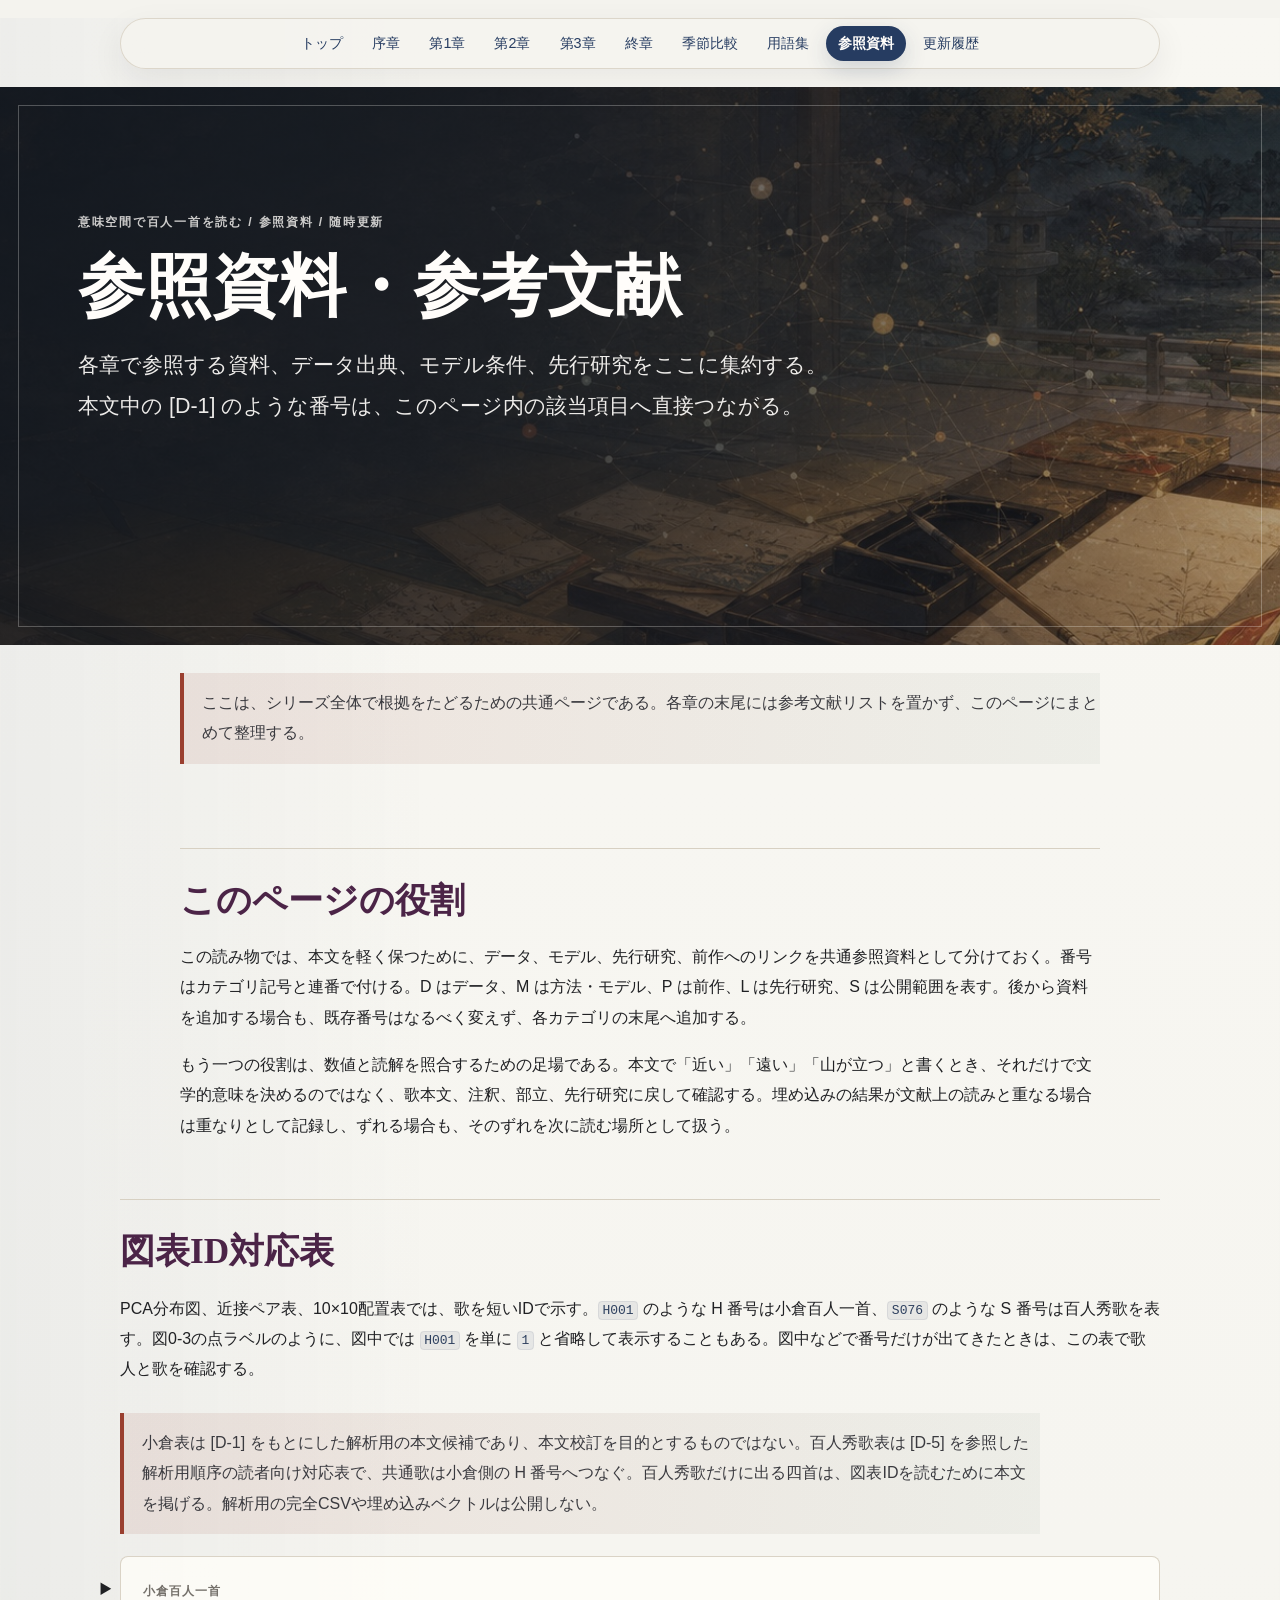
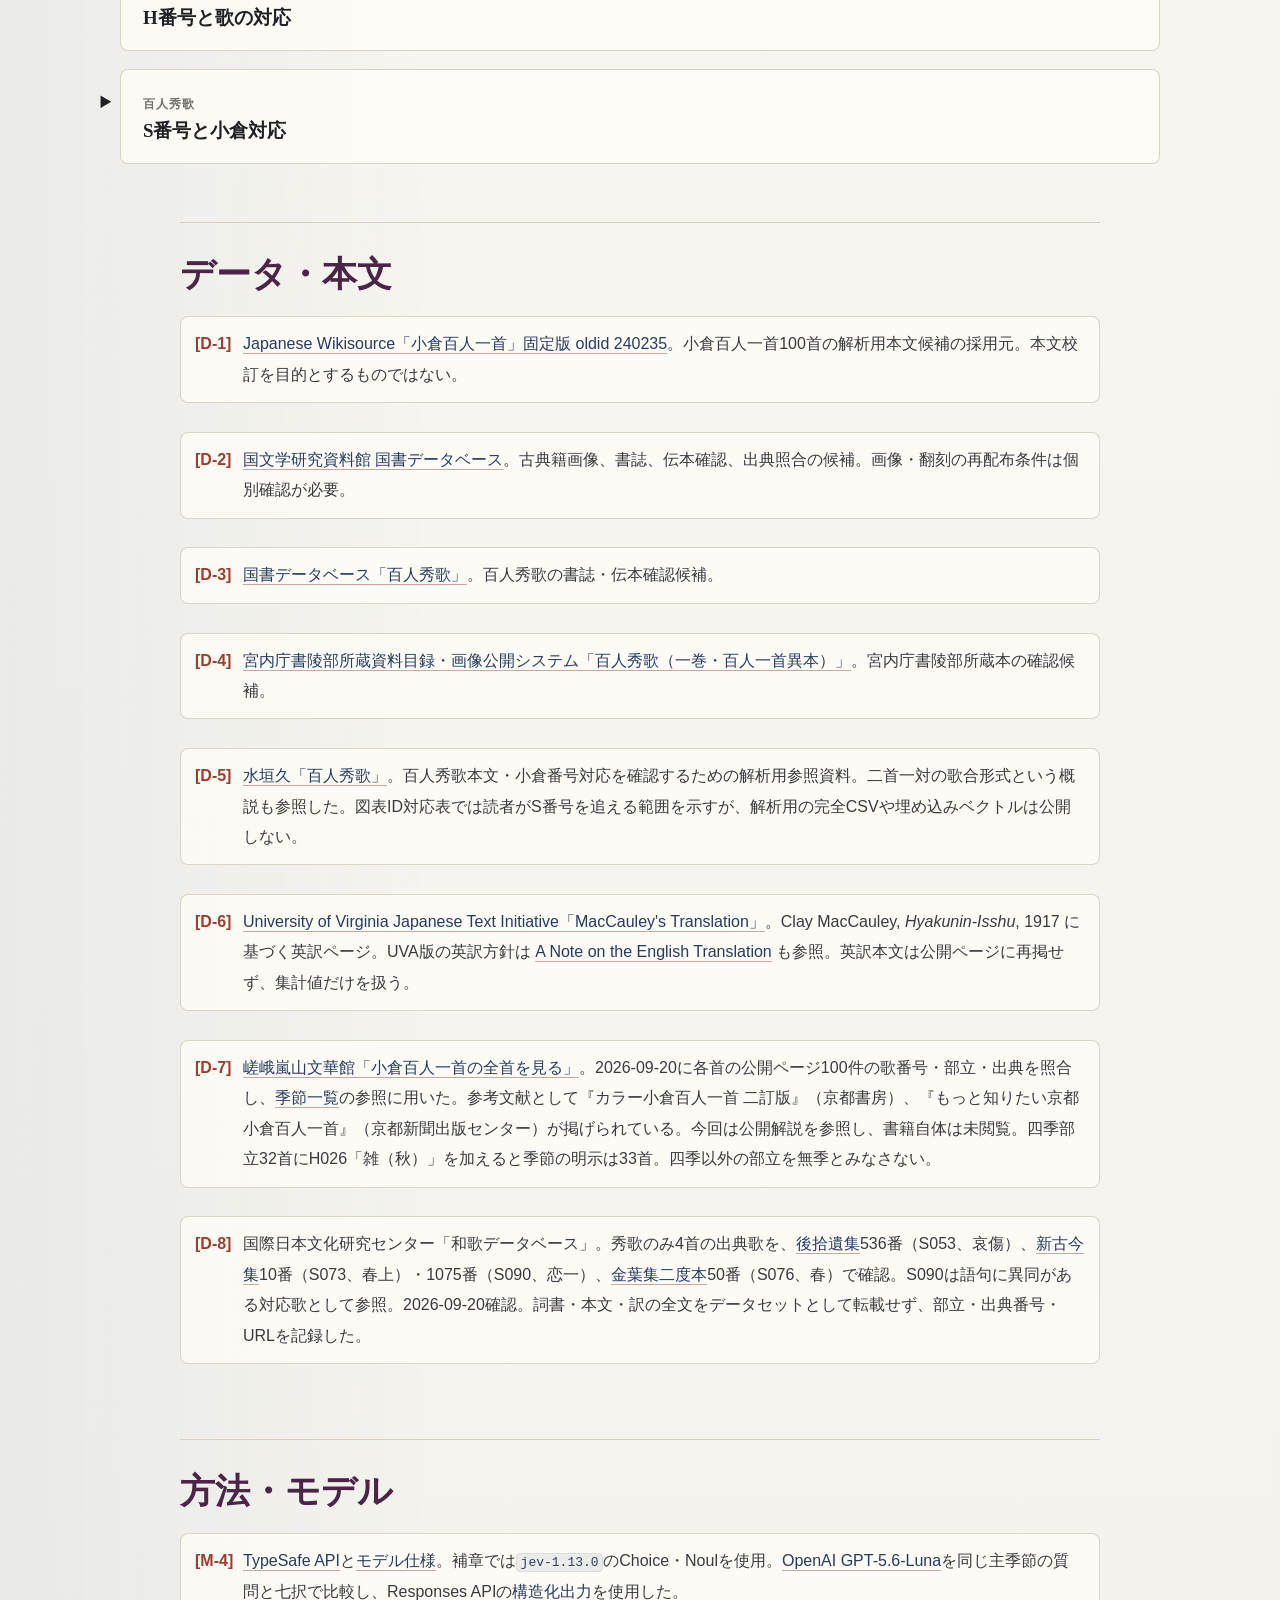
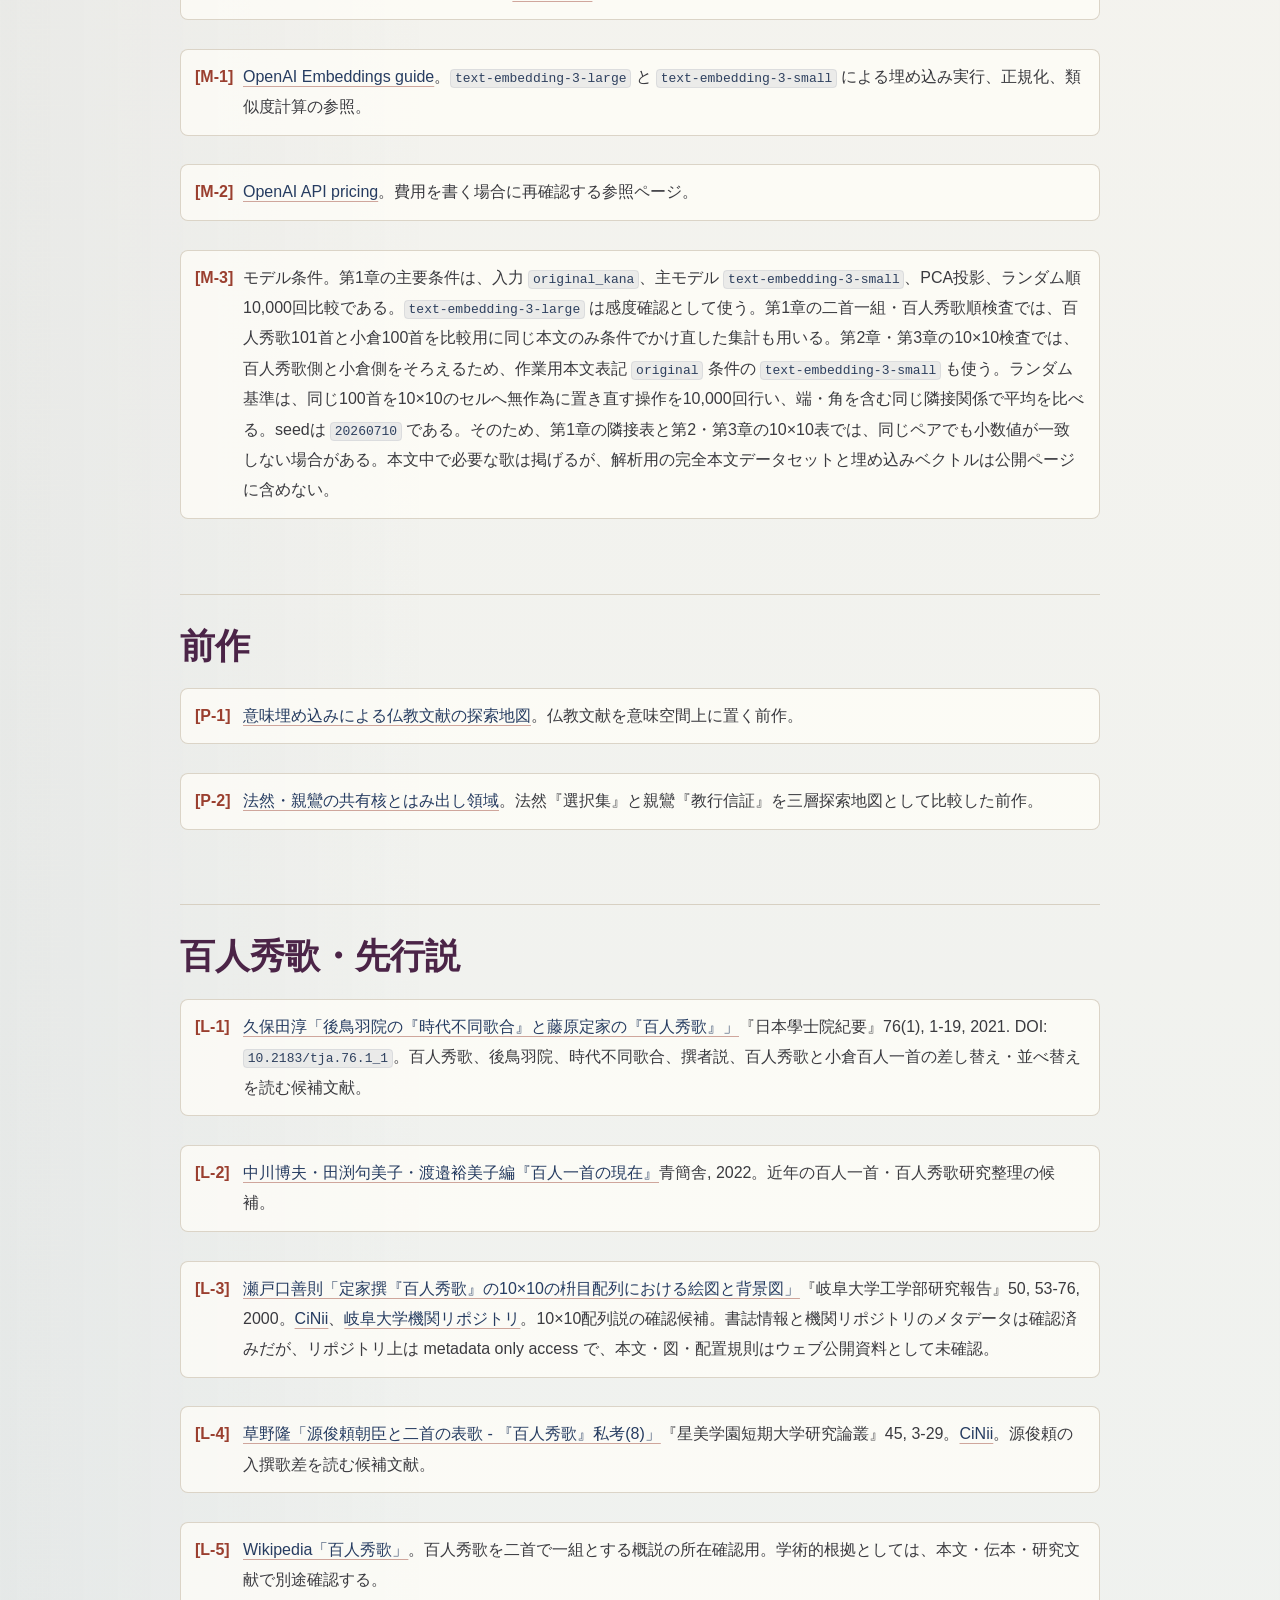
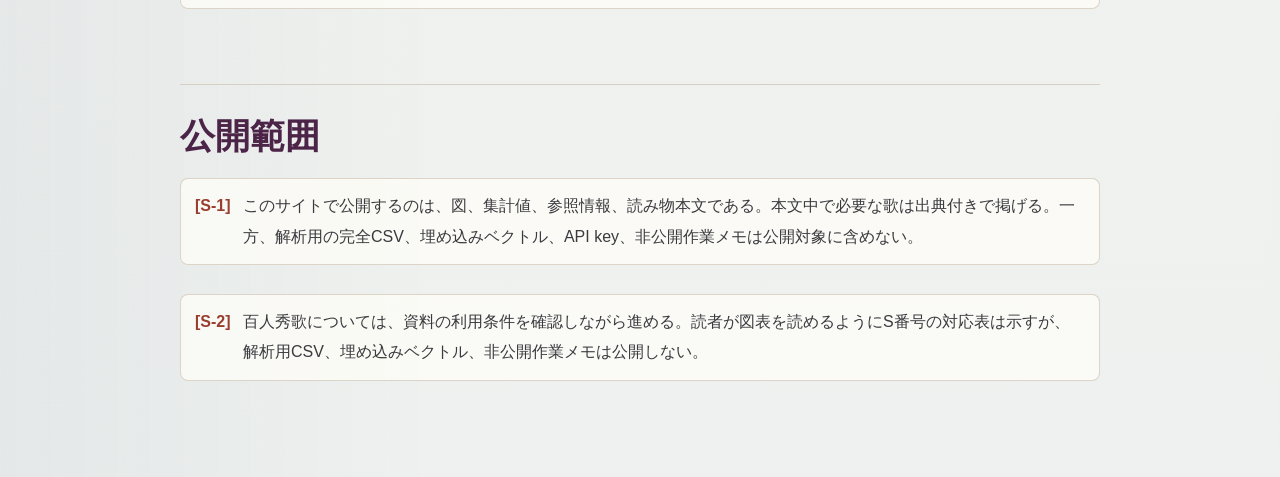
<file: docs/references/index.html>
<!doctype html>
<html lang="ja">
  <head>
    <meta charset="utf-8" />
    <meta name="viewport" content="width=device-width, initial-scale=1" />
    <title>参照資料・参考文献 | 意味空間で百人一首を読む</title>
    <meta name="description" content="小倉百人一首と百人秀歌の図表ID対応表、データ出典、モデル条件、先行研究をまとめた参照資料ページ。" />
    <link rel="canonical" href="https://dueyama.github.io/hyakunin-isshu-semantic-map/references/" />
    <meta property="og:locale" content="ja_JP" />
    <meta property="og:type" content="website" />
    <meta property="og:title" content="参照資料・参考文献 | 意味空間で百人一首を読む" />
    <meta property="og:description" content="図表ID、データ出典、モデル条件、先行研究を一か所に集約。" />
    <meta property="og:url" content="https://dueyama.github.io/hyakunin-isshu-semantic-map/references/" />
    <meta property="og:image" content="https://dueyama.github.io/hyakunin-isshu-semantic-map/figures/hero-heian-semantic-map.jpg" />
    <meta name="twitter:card" content="summary_large_image" />
    <link rel="icon" type="image/svg+xml" href="../favicon.svg" />
    <link rel="stylesheet" href="../assets/reading.css?v=20260710-review" />
  </head>
  <body class="article article-zero">
    <main>
      <nav>
        <a href="../">トップ</a>
        <a href="../paper/0/">序章</a>
        <a href="../paper/">第1章</a>
        <a href="../paper/2/">第2章</a>
        <a href="../paper/3/">第3章</a>
        <a href="../paper/final/">終章</a>
        <a href="../paper/seasons/">季節比較</a>
        <a href="../glossary/">用語集</a>
        <a href="./" aria-current="page">参照資料</a>
        <a href="../updates/">更新履歴</a>
      </nav>

      <header class="article-hero">
        <p class="meta">意味空間で百人一首を読む / 参照資料 / 随時更新</p>
        <h1>参照資料・参考文献</h1>
        <p class="lead">
          各章で参照する資料、データ出典、モデル条件、先行研究をここに集約する。本文中の [D-1] のような番号は、このページ内の該当項目へ直接つながる。
        </p>
      </header>

      <p class="note">
        ここは、シリーズ全体で根拠をたどるための共通ページである。各章の末尾には参考文献リストを置かず、このページにまとめて整理する。
      </p>

      <section>
        <h2>このページの役割</h2>
        <p>
          この読み物では、本文を軽く保つために、データ、モデル、先行研究、前作へのリンクを共通参照資料として分けておく。番号はカテゴリ記号と連番で付ける。D はデータ、M は方法・モデル、P は前作、L は先行研究、S は公開範囲を表す。後から資料を追加する場合も、既存番号はなるべく変えず、各カテゴリの末尾へ追加する。
        </p>
        <p>
          もう一つの役割は、数値と読解を照合するための足場である。本文で「近い」「遠い」「山が立つ」と書くとき、それだけで文学的意味を決めるのではなく、歌本文、注釈、部立、先行研究に戻して確認する。埋め込みの結果が文献上の読みと重なる場合は重なりとして記録し、ずれる場合も、そのずれを次に読む場所として扱う。
        </p>
      </section>

      <section class="references" id="id-map">
        <h2>図表ID対応表</h2>
        <p>
          PCA分布図、近接ペア表、10×10配置表では、歌を短いIDで示す。<code>H001</code> のような H 番号は小倉百人一首、<code>S076</code> のような S 番号は百人秀歌を表す。図0-3の点ラベルのように、図中では <code>H001</code> を単に <code>1</code> と省略して表示することもある。図中などで番号だけが出てきたときは、この表で歌人と歌を確認する。
        </p>
        <p class="note">
          小倉表は [D-1] をもとにした解析用の本文候補であり、本文校訂を目的とするものではない。百人秀歌表は [D-5] を参照した解析用順序の読者向け対応表で、共通歌は小倉側の H 番号へつなぐ。百人秀歌だけに出る四首は、図表IDを読むために本文を掲げる。解析用の完全CSVや埋め込みベクトルは公開しない。
        </p>
        <details class="deep-dive">
          <summary><span>小倉百人一首</span>H番号と歌の対応</summary>
          <div class="table-wrap poem-table">
            <table>
              <thead>
                <tr>
                  <th>ID</th>
                  <th>歌人</th>
                  <th>歌</th>
                  <th>主題</th>
                  <th>出典</th>
                </tr>
              </thead>
              <tbody>
              <tr id="id-h001">
                <td><code>H001</code></td>
                <td>天智天皇</td>
                <td>秋の田の かりほの庵の とまをあらみ わが衣手は 露にぬれつつ</td>
                <td>秋</td>
                <td>後撰集 秋中 302</td>
              </tr>
              <tr id="id-h002">
                <td><code>H002</code></td>
                <td>持統天皇</td>
                <td>春過ぎて 夏来にけらし 白妙の 衣ほすてふ 天の香具山</td>
                <td>夏</td>
                <td>新古今集 夏 175</td>
              </tr>
              <tr id="id-h003">
                <td><code>H003</code></td>
                <td>柿本人麿</td>
                <td>足引きの 山鳥の尾の しだり尾の ながながし夜を ひとりかもねむ</td>
                <td>恋</td>
                <td>拾遺集 恋三 778</td>
              </tr>
              <tr id="id-h004">
                <td><code>H004</code></td>
                <td>山部赤人</td>
                <td>田子の浦に 打出でてみれば 白妙の ふじの高嶺に 雪は降りつつ</td>
                <td>冬</td>
                <td>新古今集 冬 675</td>
              </tr>
              <tr id="id-h005">
                <td><code>H005</code></td>
                <td>猿丸太夫</td>
                <td>奥山に 紅葉ふみ分け なく鹿の 聲きく時ぞ 秋は悲しき</td>
                <td>秋</td>
                <td>古今集 秋上 215</td>
              </tr>
              <tr id="id-h006">
                <td><code>H006</code></td>
                <td>中納言家持</td>
                <td>かさゝぎの 渡せる橋に おく霜の しろきを見れば 夜ぞふけにける</td>
                <td>冬</td>
                <td>新古今集 冬 620</td>
              </tr>
              <tr id="id-h007">
                <td><code>H007</code></td>
                <td>阿倍仲麻呂</td>
                <td>天の原 ふりさけ見れば 春日なる みかさの山に 出でし月かも</td>
                <td>羇旅</td>
                <td>古今集 羇旅 406</td>
              </tr>
              <tr id="id-h008">
                <td><code>H008</code></td>
                <td>喜撰法師</td>
                <td>わが庵は 都のたつみ しかぞ住む 世をうぢ山と 人はいふなり</td>
                <td>雑</td>
                <td>古今集 雑下 983</td>
              </tr>
              <tr id="id-h009">
                <td><code>H009</code></td>
                <td>小野小町</td>
                <td>花の色は 移りにけりな 徒に 我が身世にふる ながめせしまに</td>
                <td>春</td>
                <td>古今集 春下 113</td>
              </tr>
              <tr id="id-h010">
                <td><code>H010</code></td>
                <td>蝉丸</td>
                <td>これや此の 行くも帰るも 別れては 知るも知らぬも 逢坂の関</td>
                <td>雑</td>
                <td>後撰集 雑一 1089</td>
              </tr>
              <tr id="id-h011">
                <td><code>H011</code></td>
                <td>参議篁</td>
                <td>わたの原 八十島かけて 漕ぎ出でぬと 人にはつげよ あまの釣舟</td>
                <td>羇旅</td>
                <td>古今集 羇旅 407</td>
              </tr>
              <tr id="id-h012">
                <td><code>H012</code></td>
                <td>僧正遍昭</td>
                <td>天つ風 雲のかよひぢ 吹きとぢよ をとめの姿 しばし留めむ</td>
                <td>雑</td>
                <td>古今集 雑上 872</td>
              </tr>
              <tr id="id-h013">
                <td><code>H013</code></td>
                <td>陽成院</td>
                <td>筑波嶺の 峯より落つる みなの川 戀ぞつもりて 淵となりぬる</td>
                <td>恋</td>
                <td>後撰集 恋三 776</td>
              </tr>
              <tr id="id-h014">
                <td><code>H014</code></td>
                <td>河原左大臣</td>
                <td>陸奥の しのぶもぢずり 誰故に みだれ初めにし 我ならなくに</td>
                <td>恋</td>
                <td>古今集 恋四 724</td>
              </tr>
              <tr id="id-h015">
                <td><code>H015</code></td>
                <td>光孝天皇</td>
                <td>君がため 春の野に出でて 若菜つむ わが衣手に 雪は降りつつ</td>
                <td>春</td>
                <td>古今集 春上 21</td>
              </tr>
              <tr id="id-h016">
                <td><code>H016</code></td>
                <td>中納言行平</td>
                <td>立別れ いなばの山の 嶺におふる まつとし聞かば 今帰り来む</td>
                <td>離別</td>
                <td>古今集 離別 365</td>
              </tr>
              <tr id="id-h017">
                <td><code>H017</code></td>
                <td>在原業平朝臣</td>
                <td>ちはやぶる 神代も聞かず 龍田川 から紅に 水くくるとは</td>
                <td>秋</td>
                <td>古今集 秋下 294</td>
              </tr>
              <tr id="id-h018">
                <td><code>H018</code></td>
                <td>藤原敏行朝臣</td>
                <td>住の江の 岸に寄る浪 よるさへや 夢の通ひ路 人目よくらむ</td>
                <td>恋</td>
                <td>古今集 恋二 559</td>
              </tr>
              <tr id="id-h019">
                <td><code>H019</code></td>
                <td>伊勢</td>
                <td>難波潟 短き葦の ふしのまも あはで此の世を すぐしてよとや</td>
                <td>恋</td>
                <td>新古今集 恋一 1049</td>
              </tr>
              <tr id="id-h020">
                <td><code>H020</code></td>
                <td>元良親王</td>
                <td>侘びぬれば 今はた同じ 難波なる 身をつくしても 逢はむとぞ思ふ</td>
                <td>恋</td>
                <td>後撰集 恋五 961</td>
              </tr>
              <tr id="id-h021">
                <td><code>H021</code></td>
                <td>素性法師</td>
                <td>今来むと いひしばかりに 長月の 有明の月を 待ち出でつるかな</td>
                <td>恋</td>
                <td>古今集 恋四 691</td>
              </tr>
              <tr id="id-h022">
                <td><code>H022</code></td>
                <td>文屋康秀</td>
                <td>吹くからに 秋の草木の しをるれば むべ山風を あらしといふらむ</td>
                <td>秋</td>
                <td>古今集 秋下 249</td>
              </tr>
              <tr id="id-h023">
                <td><code>H023</code></td>
                <td>大江千里</td>
                <td>月見れば 千々に物こそ 悲しけれ わが身ひとつの 秋にはあらねど</td>
                <td>秋</td>
                <td>古今集 秋上 193</td>
              </tr>
              <tr id="id-h024">
                <td><code>H024</code></td>
                <td>菅家</td>
                <td>此の度は 幣もとりあへず 手向山 紅葉の錦 神のまにまに</td>
                <td>羇旅</td>
                <td>古今集 羇旅 420</td>
              </tr>
              <tr id="id-h025">
                <td><code>H025</code></td>
                <td>三条右大臣</td>
                <td>名にしおはば 逢坂山の さねかづら 人にしられで くるよしもがな</td>
                <td>恋</td>
                <td>後撰集 恋三 701</td>
              </tr>
              <tr id="id-h026">
                <td><code>H026</code></td>
                <td>貞信公</td>
                <td>小倉山 峯のもみぢ葉 心あらば 今ひとたびの みゆき待たなむ</td>
                <td>秋;雑</td>
                <td>拾遺集 雑秋 1128</td>
              </tr>
              <tr id="id-h027">
                <td><code>H027</code></td>
                <td>中納言兼輔</td>
                <td>みかの原 わきて流るる 泉川 いつみきとてか 戀しかるらむ</td>
                <td>恋</td>
                <td>新古今集 恋一 996</td>
              </tr>
              <tr id="id-h028">
                <td><code>H028</code></td>
                <td>源宗行朝臣</td>
                <td>山里は 冬ぞ寂しさ まさりける 人目も草も かれぬと思へば</td>
                <td>冬</td>
                <td>古今集 冬 315</td>
              </tr>
              <tr id="id-h029">
                <td><code>H029</code></td>
                <td>凡河内躬恒</td>
                <td>心あてに 折らばや折らむ 初霜の 置きまどはせる 白菊の花</td>
                <td>秋</td>
                <td>古今集 秋下 277</td>
              </tr>
              <tr id="id-h030">
                <td><code>H030</code></td>
                <td>壬生忠岑</td>
                <td>有明の つれなく見えし 別れより 暁ばかり 憂きものはなし</td>
                <td>恋</td>
                <td>古今集 恋三 625</td>
              </tr>
              <tr id="id-h031">
                <td><code>H031</code></td>
                <td>坂上是則</td>
                <td>朝ぼらけ 有明の月と 見るまでに 吉野の里に 降れる白雪</td>
                <td>冬</td>
                <td>古今集 冬 332</td>
              </tr>
              <tr id="id-h032">
                <td><code>H032</code></td>
                <td>春道列樹</td>
                <td>山がはに 風のかけたる しがらみは 流れもあへぬ 紅葉なりけり</td>
                <td>秋</td>
                <td>古今集 秋下 303</td>
              </tr>
              <tr id="id-h033">
                <td><code>H033</code></td>
                <td>紀友則</td>
                <td>久方の 光のどけき 春の日に しづごころなく 花の散るらむ</td>
                <td>春</td>
                <td>古今集 春下 84</td>
              </tr>
              <tr id="id-h034">
                <td><code>H034</code></td>
                <td>藤原興風</td>
                <td>誰をかも 知る人にせむ 高砂の 松も昔の 友ならなくに</td>
                <td>雑</td>
                <td>古今集 雑上 909</td>
              </tr>
              <tr id="id-h035">
                <td><code>H035</code></td>
                <td>紀貫之</td>
                <td>人はいさ 心もしらず ふるさとは 花ぞ昔の 香ににほひける</td>
                <td>春</td>
                <td>古今集 春上 42</td>
              </tr>
              <tr id="id-h036">
                <td><code>H036</code></td>
                <td>清原深養父</td>
                <td>夏の夜は まだ宵ながら あけぬるを 雲のいづこに 月宿るらむ</td>
                <td>夏</td>
                <td>古今集 夏 166</td>
              </tr>
              <tr id="id-h037">
                <td><code>H037</code></td>
                <td>文屋朝康</td>
                <td>白露に 風の吹きしく 秋の野は つらぬきとめぬ 玉ぞ散りける</td>
                <td>秋</td>
                <td>後撰集 秋中 308</td>
              </tr>
              <tr id="id-h038">
                <td><code>H038</code></td>
                <td>右近</td>
                <td>忘らるる 身をば思はず 誓ひてし 人の命の 惜しくもあるかな</td>
                <td>恋</td>
                <td>拾遺集 恋四 870</td>
              </tr>
              <tr id="id-h039">
                <td><code>H039</code></td>
                <td>参議等</td>
                <td>浅茅生の 小野の篠原 しのぶれど あまりてなどか 人の戀しき</td>
                <td>恋</td>
                <td>後撰集 恋一 578</td>
              </tr>
              <tr id="id-h040">
                <td><code>H040</code></td>
                <td>平兼盛</td>
                <td>忍ぶれど 色に出にけり 我が戀は ものや思ふと 人の問ふまで</td>
                <td>恋</td>
                <td>拾遺集 恋一 622</td>
              </tr>
              <tr id="id-h041">
                <td><code>H041</code></td>
                <td>壬生忠見</td>
                <td>戀すてふ わが名はまだき 立ちにけり 人知れずこそ 思ひそめしか</td>
                <td>恋</td>
                <td>拾遺集 恋一 621</td>
              </tr>
              <tr id="id-h042">
                <td><code>H042</code></td>
                <td>清原元輔</td>
                <td>契りきな かたみに袖を しぼりつつ 末の松山 浪こさじとは</td>
                <td>恋</td>
                <td>後拾遺集 恋四 770</td>
              </tr>
              <tr id="id-h043">
                <td><code>H043</code></td>
                <td>権中納言敦忠</td>
                <td>逢ひみての 後の心に くらぶれば 昔はものを 思はざりけり</td>
                <td>恋</td>
                <td>拾遺集 恋二 710</td>
              </tr>
              <tr id="id-h044">
                <td><code>H044</code></td>
                <td>中納言朝忠</td>
                <td>逢ふことの 絶えてしなくば なかなかに 人をも身をも 恨みざらまし</td>
                <td>恋</td>
                <td>拾遺集 恋一 678</td>
              </tr>
              <tr id="id-h045">
                <td><code>H045</code></td>
                <td>謙徳公</td>
                <td>哀れとも いふべき人は おもほえで 身のいたづらに なりぬべきかな</td>
                <td>恋</td>
                <td>拾遺集 恋五 950</td>
              </tr>
              <tr id="id-h046">
                <td><code>H046</code></td>
                <td>曽根好忠</td>
                <td>由良の戸を わたる舟人 楫をたえ 行方もしらぬ 戀の道かな</td>
                <td>恋</td>
                <td>新古今集 恋一 1071</td>
              </tr>
              <tr id="id-h047">
                <td><code>H047</code></td>
                <td>恵慶法師</td>
                <td>八重葎 しげれる宿の さびしきに 人こそ見えね 秋はきにけり</td>
                <td>秋</td>
                <td>拾遺集 秋 140</td>
              </tr>
              <tr id="id-h048">
                <td><code>H048</code></td>
                <td>源重之</td>
                <td>風をいたみ 岩うつ浪の おのれのみ 砕けてものを 思ふ頃かな</td>
                <td>恋</td>
                <td>詞花集 恋上 210</td>
              </tr>
              <tr id="id-h049">
                <td><code>H049</code></td>
                <td>大中臣能宣朝臣</td>
                <td>御垣守 衛士のたく火の 夜はもえ 晝は消えつつ ものをこそ思へ</td>
                <td>恋</td>
                <td>詞花集 恋上 224</td>
              </tr>
              <tr id="id-h050">
                <td><code>H050</code></td>
                <td>藤原義孝</td>
                <td>君がため 惜しからざりし 命さへ 長くもがなと 思ひけるかな</td>
                <td>恋</td>
                <td>後拾遺集 恋二 669</td>
              </tr>
              <tr id="id-h051">
                <td><code>H051</code></td>
                <td>藤原実方朝臣</td>
                <td>かくとだに えやはいぶきの さしも草 さしも知らじな もゆる思ひを</td>
                <td>恋</td>
                <td>後拾遺集 恋一 612</td>
              </tr>
              <tr id="id-h052">
                <td><code>H052</code></td>
                <td>藤原道信朝臣</td>
                <td>明けぬれば くるるものとは 知りながら なほ恨めしき 朝ぼらけかな</td>
                <td>恋</td>
                <td>後拾遺集 恋二 672</td>
              </tr>
              <tr id="id-h053">
                <td><code>H053</code></td>
                <td>右大将道綱母</td>
                <td>嘆きつつ 獨りぬる夜の 明くる間は いかに久しき ものとかは知る</td>
                <td>恋</td>
                <td>拾遺集 恋四 912</td>
              </tr>
              <tr id="id-h054">
                <td><code>H054</code></td>
                <td>儀同三司母</td>
                <td>忘れじの 行末までは 難ければ 今日を限りの 命ともがな</td>
                <td>恋</td>
                <td>新古今集 恋三 1149</td>
              </tr>
              <tr id="id-h055">
                <td><code>H055</code></td>
                <td>大納言公任</td>
                <td>瀧の音は たえて久しく なりぬれど 名こそ流れて なほ聞えけれ</td>
                <td>雑</td>
                <td>千載集 雑上 1035</td>
              </tr>
              <tr id="id-h056">
                <td><code>H056</code></td>
                <td>和泉式部</td>
                <td>あらざらむ 此の世のほかの 思ひ出に 今一たびの 逢ふこともがな</td>
                <td>恋</td>
                <td>後拾遺集 恋三 763</td>
              </tr>
              <tr id="id-h057">
                <td><code>H057</code></td>
                <td>紫式部</td>
                <td>廻り逢ひて 見しやそれとも わかぬまに 雲がくれにし 夜半の月かな</td>
                <td>雑</td>
                <td>新古今集 雑上 1497</td>
              </tr>
              <tr id="id-h058">
                <td><code>H058</code></td>
                <td>大貮三位</td>
                <td>有馬山 ゐなのささ原 風吹けば いでそよ人を 忘れやはする</td>
                <td>恋</td>
                <td>後拾遺集 恋二 709</td>
              </tr>
              <tr id="id-h059">
                <td><code>H059</code></td>
                <td>赤染衛門</td>
                <td>やすらはで 寝なましものを 小夜更けて 傾くまでの 月を見しかな</td>
                <td>恋</td>
                <td>後拾遺集 恋二 680</td>
              </tr>
              <tr id="id-h060">
                <td><code>H060</code></td>
                <td>小式部内侍</td>
                <td>大江山 いくのの道の 遠ければ まだふみも見ず 天の橋立</td>
                <td>雑</td>
                <td>金葉集 雑上 586</td>
              </tr>
              <tr id="id-h061">
                <td><code>H061</code></td>
                <td>伊勢大輔</td>
                <td>古への 奈良の都の 八重ざくら 今日九重に 匂ひぬるかな</td>
                <td>春</td>
                <td>詞花集 春 27</td>
              </tr>
              <tr id="id-h062">
                <td><code>H062</code></td>
                <td>清少納言</td>
                <td>夜をこめて 鳥のそら音は はかるとも 世に逢坂の 関はゆるさじ</td>
                <td>雑</td>
                <td>後拾遺集 雑二 940</td>
              </tr>
              <tr id="id-h063">
                <td><code>H063</code></td>
                <td>左京大夫道雅</td>
                <td>今はただ 思ひ絶えなむ とばかりを 人づてならで 言ふよしもがな</td>
                <td>恋</td>
                <td>後拾遺集 恋三 750</td>
              </tr>
              <tr id="id-h064">
                <td><code>H064</code></td>
                <td>権中納言定頼</td>
                <td>朝ぼらけ 宇治の川霧 絶えだえに あらはれ渡る 瀬々の網代木</td>
                <td>冬</td>
                <td>千載集 冬 419</td>
              </tr>
              <tr id="id-h065">
                <td><code>H065</code></td>
                <td>相模</td>
                <td>恨み侘び ほさぬ袖だに あるものを 戀に朽ちなむ 名こそ惜しけれ</td>
                <td>恋</td>
                <td>後拾遺集 恋四 815</td>
              </tr>
              <tr id="id-h066">
                <td><code>H066</code></td>
                <td>大僧正行尊</td>
                <td>諸共に あはれと思へ 山ざくら 花よりほかに 知る人もなし</td>
                <td>雑</td>
                <td>金葉集 雑上 556</td>
              </tr>
              <tr id="id-h067">
                <td><code>H067</code></td>
                <td>周防内侍</td>
                <td>春の夜の 夢ばかりなる 手枕に かひなく立たむ 名こそ惜しけれ</td>
                <td>雑</td>
                <td>千載集 雑上 961</td>
              </tr>
              <tr id="id-h068">
                <td><code>H068</code></td>
                <td>三条院</td>
                <td>心にも あらで憂世に ながらへば 戀しかるべき 夜半の月かな</td>
                <td>雑</td>
                <td>後拾遺集 雑一 861</td>
              </tr>
              <tr id="id-h069">
                <td><code>H069</code></td>
                <td>能因法師</td>
                <td>嵐ふく 三室の山の もみぢ葉は 龍田の川の 錦なりけり</td>
                <td>秋</td>
                <td>後拾遺集 秋下 366</td>
              </tr>
              <tr id="id-h070">
                <td><code>H070</code></td>
                <td>良暹法師</td>
                <td>寂しさに 宿を立ち出でて 眺むれば いづくも同じ 秋の夕暮</td>
                <td>秋</td>
                <td>後拾遺集 秋上 333</td>
              </tr>
              <tr id="id-h071">
                <td><code>H071</code></td>
                <td>大納言経信</td>
                <td>夕されば 門田の稲葉 おとづれて あしのまろやに 秋風ぞ吹く</td>
                <td>秋</td>
                <td>金葉集 秋 183</td>
              </tr>
              <tr id="id-h072">
                <td><code>H072</code></td>
                <td>祐子内親王家紀伊</td>
                <td>音に聞く 高師の濱の あだ浪は かけじや袖の ぬれもこそすれ</td>
                <td>恋</td>
                <td>金葉集 恋下 501</td>
              </tr>
              <tr id="id-h073">
                <td><code>H073</code></td>
                <td>権中納言匡房</td>
                <td>高砂の 尾の上の桜 咲きにけり 外山の霞 立たずもあらなむ</td>
                <td>春</td>
                <td>後拾遺集 春上 120</td>
              </tr>
              <tr id="id-h074">
                <td><code>H074</code></td>
                <td>源俊頼朝臣</td>
                <td>うかりける 人を初瀬の 山おろし はげしかれとは 祈らぬものを</td>
                <td>恋</td>
                <td>千載集 恋二 707</td>
              </tr>
              <tr id="id-h075">
                <td><code>H075</code></td>
                <td>藤原基俊</td>
                <td>契りおきし させもが露を 命にて あはれ今年の 秋も去ぬめり</td>
                <td>雑</td>
                <td>千載集 雑上 1023</td>
              </tr>
              <tr id="id-h076">
                <td><code>H076</code></td>
                <td>法性寺入道前関白太政大臣</td>
                <td>わたの原 漕ぎ出でて見れば 久方の 雲居にまがふ 沖つ白浪</td>
                <td>雑</td>
                <td>詞花集 雑下 380</td>
              </tr>
              <tr id="id-h077">
                <td><code>H077</code></td>
                <td>崇徳院</td>
                <td>瀬を早み 岩にせかるる 瀧川の われても末に 逢はむとぞ思ふ</td>
                <td>恋</td>
                <td>詞花集 恋上 228</td>
              </tr>
              <tr id="id-h078">
                <td><code>H078</code></td>
                <td>源兼昌</td>
                <td>淡路島 かよふ千鳥の 鳴く声に いくよ寝覚めぬ 須磨の関守</td>
                <td>冬</td>
                <td>金葉集 冬 288</td>
              </tr>
              <tr id="id-h079">
                <td><code>H079</code></td>
                <td>左京大夫顕輔</td>
                <td>秋風に たなびく雲の 絶間より もれ出づる月の 影のさやけさ</td>
                <td>秋</td>
                <td>新古今集 秋上 413</td>
              </tr>
              <tr id="id-h080">
                <td><code>H080</code></td>
                <td>待賢門院堀河</td>
                <td>ながからむ 心も知らず 黒髪の みだれて今朝は ものをこそ思へ</td>
                <td>恋</td>
                <td>千載集 恋三 801</td>
              </tr>
              <tr id="id-h081">
                <td><code>H081</code></td>
                <td>後徳大寺左大臣</td>
                <td>ほととぎす 鳴きつる方を 眺むれば ただ有明の 月ぞ残れる</td>
                <td>夏</td>
                <td>千載集 夏 161</td>
              </tr>
              <tr id="id-h082">
                <td><code>H082</code></td>
                <td>道因法師</td>
                <td>思ひわび さても命は あるものを 憂きに堪へぬは 涙なりけり</td>
                <td>恋</td>
                <td>千載集 恋三 817</td>
              </tr>
              <tr id="id-h083">
                <td><code>H083</code></td>
                <td>皇太后宮大夫俊成</td>
                <td>世の中よ 道こそなけれ 思ひ入る 山の奥にも 鹿ぞなくなる</td>
                <td>雑</td>
                <td>千載集 雑中 1148</td>
              </tr>
              <tr id="id-h084">
                <td><code>H084</code></td>
                <td>藤原清輔朝臣</td>
                <td>ながらへば また此の頃や しのばれむ 憂しと見し世ぞ 今は戀しき</td>
                <td>雑</td>
                <td>新古今集 雑下 1843</td>
              </tr>
              <tr id="id-h085">
                <td><code>H085</code></td>
                <td>俊恵法師</td>
                <td>夜もすがら もの思ふ頃は 明けやらで ねやのひまさへ つれなかりけり</td>
                <td>恋</td>
                <td>千載集 恋二 765</td>
              </tr>
              <tr id="id-h086">
                <td><code>H086</code></td>
                <td>西行法師</td>
                <td>嘆けとて 月やはものを 思はする かこち顔なる わが涙かな</td>
                <td>恋</td>
                <td>千載集 恋五 926</td>
              </tr>
              <tr id="id-h087">
                <td><code>H087</code></td>
                <td>寂蓮法師</td>
                <td>村雨の 露もまだひぬ 槙の葉に 霧立ちのぼる 秋の夕暮</td>
                <td>秋</td>
                <td>新古今集 秋下 491</td>
              </tr>
              <tr id="id-h088">
                <td><code>H088</code></td>
                <td>皇嘉門院別当</td>
                <td>難波江の あしのかりねの 一夜ゆゑ みをつくしてや 戀ひわたるべき</td>
                <td>恋</td>
                <td>千載集 恋三 806</td>
              </tr>
              <tr id="id-h089">
                <td><code>H089</code></td>
                <td>式子内親王</td>
                <td>玉の緒よ たえなば絶えね ながらへば 忍ぶることの 弱りもぞする</td>
                <td>恋</td>
                <td>新古今集 恋一 1034</td>
              </tr>
              <tr id="id-h090">
                <td><code>H090</code></td>
                <td>殷富門院大輔</td>
                <td>見せばやな 雄島のあまの 袖だにも 濡れにぞ濡れし 色はかはらず</td>
                <td>恋</td>
                <td>千載集 恋四 884</td>
              </tr>
              <tr id="id-h091">
                <td><code>H091</code></td>
                <td>後京極摂政前太政大臣</td>
                <td>きりぎりす なくや霜夜の さむしろに 衣かたしき 獨りかも寝む</td>
                <td>秋</td>
                <td>新古今集 秋下 518</td>
              </tr>
              <tr id="id-h092">
                <td><code>H092</code></td>
                <td>二条院讃岐</td>
                <td>わが袖は 汐干に見えぬ 沖の石の 人こそ知らね 乾く間もなし</td>
                <td>恋</td>
                <td>千載集 恋二 759</td>
              </tr>
              <tr id="id-h093">
                <td><code>H093</code></td>
                <td>鎌倉右大臣</td>
                <td>世の中は 常にもがもな 渚こぐ 海士の小舟の 綱手かなしも</td>
                <td>羇旅</td>
                <td>新勅撰集 羇旅 525</td>
              </tr>
              <tr id="id-h094">
                <td><code>H094</code></td>
                <td>参議雅経</td>
                <td>みよし野の 山の秋風 小夜更けて 故郷寒く 衣うつなり</td>
                <td>秋</td>
                <td>新古今集 秋下 483</td>
              </tr>
              <tr id="id-h095">
                <td><code>H095</code></td>
                <td>前大僧正慈圓</td>
                <td>おほけなく うき世の民に おほふかな 我が立つ杣に 墨染の袖</td>
                <td>雑</td>
                <td>千載集 雑中 1134</td>
              </tr>
              <tr id="id-h096">
                <td><code>H096</code></td>
                <td>入道前太政大臣</td>
                <td>花さそふ あらしの庭の 雪ならで ふりゆくものは 我が身なりけり</td>
                <td>雑</td>
                <td>新勅撰集 雑一 1052</td>
              </tr>
              <tr id="id-h097">
                <td><code>H097</code></td>
                <td>権中納言定家</td>
                <td>来ぬ人を 松帆の浦の 夕なぎに 焼くや藻塩の 身もこがれつつ</td>
                <td>恋</td>
                <td>新勅撰集 恋三 849</td>
              </tr>
              <tr id="id-h098">
                <td><code>H098</code></td>
                <td>従二位家隆</td>
                <td>風そよぐ 楢の小川の 夕ぐれは みそぎぞ夏の しるしなりける</td>
                <td>夏</td>
                <td>新勅撰集 夏 192</td>
              </tr>
              <tr id="id-h099">
                <td><code>H099</code></td>
                <td>後鳥羽院</td>
                <td>人もをし 人もうらめし あぢきなく 世を思ふ故に もの思ふ身は</td>
                <td>雑</td>
                <td>続後撰集 雑中 1199</td>
              </tr>
              <tr id="id-h100">
                <td><code>H100</code></td>
                <td>順徳院</td>
                <td>百敷や 古き軒端の しのぶにも なほあまりある 昔なりけり</td>
                <td>雑</td>
                <td>続後撰集 雑下 1202</td>
              </tr>
              </tbody>
            </table>
          </div>
        </details>
        <details class="deep-dive">
          <summary><span>百人秀歌</span>S番号と小倉対応</summary>
          <div class="table-wrap poem-table">
            <table>
              <thead>
                <tr>
                  <th>ID</th>
                  <th>小倉対応</th>
                  <th>歌人</th>
                  <th>歌</th>
                  <th>出典記号</th>
                </tr>
              </thead>
              <tbody>
              <tr id="id-s001">
                <td><code>S001</code></td>
                <td><a href="#id-h001"><code>H001</code></a> と同歌</td>
                <td>天智天皇御製</td>
                <td>小倉表の対応歌を参照</td>
                <td>撰</td>
              </tr>
              <tr id="id-s002">
                <td><code>S002</code></td>
                <td><a href="#id-h002"><code>H002</code></a> と同歌</td>
                <td>持統天皇御製</td>
                <td>小倉表の対応歌を参照</td>
                <td>新古</td>
              </tr>
              <tr id="id-s003">
                <td><code>S003</code></td>
                <td><a href="#id-h003"><code>H003</code></a> と同歌</td>
                <td>柿本人麿</td>
                <td>小倉表の対応歌を参照</td>
                <td>拾遺</td>
              </tr>
              <tr id="id-s004">
                <td><code>S004</code></td>
                <td><a href="#id-h004"><code>H004</code></a> と同歌</td>
                <td>山部赤人</td>
                <td>小倉表の対応歌を参照</td>
                <td>新</td>
              </tr>
              <tr id="id-s005">
                <td><code>S005</code></td>
                <td><a href="#id-h006"><code>H006</code></a> と同歌</td>
                <td>中納言家持</td>
                <td>小倉表の対応歌を参照</td>
                <td>同</td>
              </tr>
              <tr id="id-s006">
                <td><code>S006</code></td>
                <td><a href="#id-h007"><code>H007</code></a> と同歌</td>
                <td>阿倍仲麻呂</td>
                <td>小倉表の対応歌を参照</td>
                <td>古今</td>
              </tr>
              <tr id="id-s007">
                <td><code>S007</code></td>
                <td><a href="#id-h011"><code>H011</code></a> と同歌</td>
                <td>参議篁</td>
                <td>小倉表の対応歌を参照</td>
                <td>同</td>
              </tr>
              <tr id="id-s008">
                <td><code>S008</code></td>
                <td><a href="#id-h005"><code>H005</code></a> と同歌</td>
                <td>猿丸大夫</td>
                <td>小倉表の対応歌を参照</td>
                <td>同</td>
              </tr>
              <tr id="id-s009">
                <td><code>S009</code></td>
                <td><a href="#id-h016"><code>H016</code></a> と同歌</td>
                <td>中納言行平</td>
                <td>小倉表の対応歌を参照</td>
                <td>同</td>
              </tr>
              <tr id="id-s010">
                <td><code>S010</code></td>
                <td><a href="#id-h017"><code>H017</code></a> と同歌</td>
                <td>在原業平朝臣</td>
                <td>小倉表の対応歌を参照</td>
                <td>同</td>
              </tr>
              <tr id="id-s011">
                <td><code>S011</code></td>
                <td><a href="#id-h018"><code>H018</code></a> と同歌</td>
                <td>藤原敏行朝臣</td>
                <td>小倉表の対応歌を参照</td>
                <td>同</td>
              </tr>
              <tr id="id-s012">
                <td><code>S012</code></td>
                <td><a href="#id-h013"><code>H013</code></a> と同歌</td>
                <td>陽成院御製</td>
                <td>小倉表の対応歌を参照</td>
                <td>撰</td>
              </tr>
              <tr id="id-s013">
                <td><code>S013</code></td>
                <td><a href="#id-h009"><code>H009</code></a> と同歌</td>
                <td>小野小町</td>
                <td>小倉表の対応歌を参照</td>
                <td>古</td>
              </tr>
              <tr id="id-s014">
                <td><code>S014</code></td>
                <td><a href="#id-h008"><code>H008</code></a> と同歌</td>
                <td>喜撰法師</td>
                <td>小倉表の対応歌を参照</td>
                <td>同</td>
              </tr>
              <tr id="id-s015">
                <td><code>S015</code></td>
                <td><a href="#id-h012"><code>H012</code></a> と同歌</td>
                <td>僧正遍昭</td>
                <td>小倉表の対応歌を参照</td>
                <td>同</td>
              </tr>
              <tr id="id-s016">
                <td><code>S016</code></td>
                <td><a href="#id-h010"><code>H010</code></a> と同歌</td>
                <td>蝉丸</td>
                <td>小倉表の対応歌を参照</td>
                <td>撰</td>
              </tr>
              <tr id="id-s017">
                <td><code>S017</code></td>
                <td><a href="#id-h014"><code>H014</code></a> と同歌</td>
                <td>河原左大臣</td>
                <td>小倉表の対応歌を参照</td>
                <td>古</td>
              </tr>
              <tr id="id-s018">
                <td><code>S018</code></td>
                <td><a href="#id-h015"><code>H015</code></a> と同歌</td>
                <td>光孝天皇御製</td>
                <td>小倉表の対応歌を参照</td>
                <td>同</td>
              </tr>
              <tr id="id-s019">
                <td><code>S019</code></td>
                <td><a href="#id-h019"><code>H019</code></a> と同歌</td>
                <td>伊勢</td>
                <td>小倉表の対応歌を参照</td>
                <td>新</td>
              </tr>
              <tr id="id-s020">
                <td><code>S020</code></td>
                <td><a href="#id-h020"><code>H020</code></a> と同歌</td>
                <td>元良親王</td>
                <td>小倉表の対応歌を参照</td>
                <td>撰</td>
              </tr>
              <tr id="id-s021">
                <td><code>S021</code></td>
                <td><a href="#id-h028"><code>H028</code></a> と同歌</td>
                <td>源宗于朝臣</td>
                <td>小倉表の対応歌を参照</td>
                <td>古</td>
              </tr>
              <tr id="id-s022">
                <td><code>S022</code></td>
                <td><a href="#id-h021"><code>H021</code></a> と同歌</td>
                <td>素性法師</td>
                <td>小倉表の対応歌を参照</td>
                <td>同</td>
              </tr>
              <tr id="id-s023">
                <td><code>S023</code></td>
                <td><a href="#id-h024"><code>H024</code></a> と同歌</td>
                <td>菅家</td>
                <td>小倉表の対応歌を参照</td>
                <td>同</td>
              </tr>
              <tr id="id-s024">
                <td><code>S024</code></td>
                <td><a href="#id-h030"><code>H030</code></a> と同歌</td>
                <td>壬生忠岑</td>
                <td>小倉表の対応歌を参照</td>
                <td>同</td>
              </tr>
              <tr id="id-s025">
                <td><code>S025</code></td>
                <td><a href="#id-h029"><code>H029</code></a> と同歌</td>
                <td>凡河内躬恒</td>
                <td>小倉表の対応歌を参照</td>
                <td>同</td>
              </tr>
              <tr id="id-s026">
                <td><code>S026</code></td>
                <td><a href="#id-h033"><code>H033</code></a> と同歌</td>
                <td>紀友則</td>
                <td>小倉表の対応歌を参照</td>
                <td>同</td>
              </tr>
              <tr id="id-s027">
                <td><code>S027</code></td>
                <td><a href="#id-h022"><code>H022</code></a> と同歌</td>
                <td>文屋康秀</td>
                <td>小倉表の対応歌を参照</td>
                <td>同</td>
              </tr>
              <tr id="id-s028">
                <td><code>S028</code></td>
                <td><a href="#id-h035"><code>H035</code></a> と同歌</td>
                <td>紀貫之</td>
                <td>小倉表の対応歌を参照</td>
                <td>同</td>
              </tr>
              <tr id="id-s029">
                <td><code>S029</code></td>
                <td><a href="#id-h031"><code>H031</code></a> と同歌</td>
                <td>坂上是則</td>
                <td>小倉表の対応歌を参照</td>
                <td>同</td>
              </tr>
              <tr id="id-s030">
                <td><code>S030</code></td>
                <td><a href="#id-h023"><code>H023</code></a> と同歌</td>
                <td>大江千里</td>
                <td>小倉表の対応歌を参照</td>
                <td>同</td>
              </tr>
              <tr id="id-s031">
                <td><code>S031</code></td>
                <td><a href="#id-h034"><code>H034</code></a> と同歌</td>
                <td>藤原興風</td>
                <td>小倉表の対応歌を参照</td>
                <td>同</td>
              </tr>
              <tr id="id-s032">
                <td><code>S032</code></td>
                <td><a href="#id-h032"><code>H032</code></a> と同歌</td>
                <td>春道列樹</td>
                <td>小倉表の対応歌を参照</td>
                <td>同</td>
              </tr>
              <tr id="id-s033">
                <td><code>S033</code></td>
                <td><a href="#id-h036"><code>H036</code></a> と同歌</td>
                <td>清原深養父</td>
                <td>小倉表の対応歌を参照</td>
                <td>同</td>
              </tr>
              <tr id="id-s034">
                <td><code>S034</code></td>
                <td><a href="#id-h026"><code>H026</code></a> と同歌</td>
                <td>貞信公</td>
                <td>小倉表の対応歌を参照</td>
                <td>拾</td>
              </tr>
              <tr id="id-s035">
                <td><code>S035</code></td>
                <td><a href="#id-h025"><code>H025</code></a> と同歌</td>
                <td>三条右大臣</td>
                <td>小倉表の対応歌を参照</td>
                <td>撰</td>
              </tr>
              <tr id="id-s036">
                <td><code>S036</code></td>
                <td><a href="#id-h027"><code>H027</code></a> と同歌</td>
                <td>中納言兼輔</td>
                <td>小倉表の対応歌を参照</td>
                <td>新</td>
              </tr>
              <tr id="id-s037">
                <td><code>S037</code></td>
                <td><a href="#id-h039"><code>H039</code></a> と同歌</td>
                <td>参議等</td>
                <td>小倉表の対応歌を参照</td>
                <td>撰</td>
              </tr>
              <tr id="id-s038">
                <td><code>S038</code></td>
                <td><a href="#id-h037"><code>H037</code></a> と同歌</td>
                <td>文屋朝康</td>
                <td>小倉表の対応歌を参照</td>
                <td>同</td>
              </tr>
              <tr id="id-s039">
                <td><code>S039</code></td>
                <td><a href="#id-h038"><code>H038</code></a> と同歌</td>
                <td>右近</td>
                <td>小倉表の対応歌を参照</td>
                <td>拾</td>
              </tr>
              <tr id="id-s040">
                <td><code>S040</code></td>
                <td><a href="#id-h043"><code>H043</code></a> と同歌</td>
                <td>中納言敦忠</td>
                <td>小倉表の対応歌を参照</td>
                <td>同</td>
              </tr>
              <tr id="id-s041">
                <td><code>S041</code></td>
                <td><a href="#id-h040"><code>H040</code></a> と同歌</td>
                <td>平兼盛</td>
                <td>小倉表の対応歌を参照</td>
                <td>同</td>
              </tr>
              <tr id="id-s042">
                <td><code>S042</code></td>
                <td><a href="#id-h041"><code>H041</code></a> と同歌</td>
                <td>壬生忠見</td>
                <td>小倉表の対応歌を参照</td>
                <td>同</td>
              </tr>
              <tr id="id-s043">
                <td><code>S043</code></td>
                <td><a href="#id-h045"><code>H045</code></a> と同歌</td>
                <td>謙徳公</td>
                <td>小倉表の対応歌を参照</td>
                <td>同</td>
              </tr>
              <tr id="id-s044">
                <td><code>S044</code></td>
                <td><a href="#id-h044"><code>H044</code></a> と同歌</td>
                <td>中納言朝忠</td>
                <td>小倉表の対応歌を参照</td>
                <td>同</td>
              </tr>
              <tr id="id-s045">
                <td><code>S045</code></td>
                <td><a href="#id-h042"><code>H042</code></a> と同歌</td>
                <td>清原元輔</td>
                <td>小倉表の対応歌を参照</td>
                <td>後拾遺</td>
              </tr>
              <tr id="id-s046">
                <td><code>S046</code></td>
                <td><a href="#id-h048"><code>H048</code></a> と同歌</td>
                <td>源重之</td>
                <td>小倉表の対応歌を参照</td>
                <td>詞華</td>
              </tr>
              <tr id="id-s047">
                <td><code>S047</code></td>
                <td><a href="#id-h046"><code>H046</code></a> と同歌</td>
                <td>曽祢好忠</td>
                <td>小倉表の対応歌を参照</td>
                <td>新</td>
              </tr>
              <tr id="id-s048">
                <td><code>S048</code></td>
                <td><a href="#id-h049"><code>H049</code></a> と同歌</td>
                <td>大中臣能宣朝臣</td>
                <td>小倉表の対応歌を参照</td>
                <td>詞</td>
              </tr>
              <tr id="id-s049">
                <td><code>S049</code></td>
                <td><a href="#id-h050"><code>H050</code></a> と同歌</td>
                <td>藤原義孝</td>
                <td>小倉表の対応歌を参照</td>
                <td>後</td>
              </tr>
              <tr id="id-s050">
                <td><code>S050</code></td>
                <td><a href="#id-h051"><code>H051</code></a> と同歌</td>
                <td>藤原實方朝臣</td>
                <td>小倉表の対応歌を参照</td>
                <td>同</td>
              </tr>
              <tr id="id-s051">
                <td><code>S051</code></td>
                <td><a href="#id-h052"><code>H052</code></a> と同歌</td>
                <td>藤原道信朝臣</td>
                <td>小倉表の対応歌を参照</td>
                <td>同</td>
              </tr>
              <tr id="id-s052">
                <td><code>S052</code></td>
                <td><a href="#id-h047"><code>H047</code></a> と同歌</td>
                <td>恵慶法師</td>
                <td>小倉表の対応歌を参照</td>
                <td>拾</td>
              </tr>
              <tr id="id-s053">
                <td><code>S053</code></td>
                <td>百人秀歌のみ</td>
                <td>一条院皇后宮</td>
                <td>よもすからちきりしことをわすれすはこひんなみたのいろそゆかしき</td>
                <td>後</td>
              </tr>
              <tr id="id-s054">
                <td><code>S054</code></td>
                <td><a href="#id-h068"><code>H068</code></a> と同歌</td>
                <td>三条院御製</td>
                <td>小倉表の対応歌を参照</td>
                <td>同</td>
              </tr>
              <tr id="id-s055">
                <td><code>S055</code></td>
                <td><a href="#id-h054"><code>H054</code></a> と同歌</td>
                <td>儀同三司母</td>
                <td>小倉表の対応歌を参照</td>
                <td>新</td>
              </tr>
              <tr id="id-s056">
                <td><code>S056</code></td>
                <td><a href="#id-h053"><code>H053</code></a> と同歌</td>
                <td>右大将道綱母</td>
                <td>小倉表の対応歌を参照</td>
                <td>拾</td>
              </tr>
              <tr id="id-s057">
                <td><code>S057</code></td>
                <td><a href="#id-h069"><code>H069</code></a> と同歌</td>
                <td>能因法師</td>
                <td>小倉表の対応歌を参照</td>
                <td>後</td>
              </tr>
              <tr id="id-s058">
                <td><code>S058</code></td>
                <td><a href="#id-h070"><code>H070</code></a> と同歌</td>
                <td>良暹法師</td>
                <td>小倉表の対応歌を参照</td>
                <td>同</td>
              </tr>
              <tr id="id-s059">
                <td><code>S059</code></td>
                <td><a href="#id-h055"><code>H055</code></a> と同歌</td>
                <td>大納言公任</td>
                <td>小倉表の対応歌を参照</td>
                <td>拾</td>
              </tr>
              <tr id="id-s060">
                <td><code>S060</code></td>
                <td><a href="#id-h062"><code>H062</code></a> と同歌</td>
                <td>清少納言</td>
                <td>小倉表の対応歌を参照</td>
                <td>後</td>
              </tr>
              <tr id="id-s061">
                <td><code>S061</code></td>
                <td><a href="#id-h056"><code>H056</code></a> と同歌</td>
                <td>和泉式部</td>
                <td>小倉表の対応歌を参照</td>
                <td>同</td>
              </tr>
              <tr id="id-s062">
                <td><code>S062</code></td>
                <td><a href="#id-h058"><code>H058</code></a> と同歌</td>
                <td>大貳三位</td>
                <td>小倉表の対応歌を参照</td>
                <td>同</td>
              </tr>
              <tr id="id-s063">
                <td><code>S063</code></td>
                <td><a href="#id-h059"><code>H059</code></a> と同歌</td>
                <td>赤染右衛門</td>
                <td>小倉表の対応歌を参照</td>
                <td>同</td>
              </tr>
              <tr id="id-s064">
                <td><code>S064</code></td>
                <td><a href="#id-h057"><code>H057</code></a> と同歌</td>
                <td>紫式部</td>
                <td>小倉表の対応歌を参照</td>
                <td>新</td>
              </tr>
              <tr id="id-s065">
                <td><code>S065</code></td>
                <td><a href="#id-h061"><code>H061</code></a> と同歌</td>
                <td>伊勢大輔</td>
                <td>小倉表の対応歌を参照</td>
                <td>詞</td>
              </tr>
              <tr id="id-s066">
                <td><code>S066</code></td>
                <td><a href="#id-h060"><code>H060</code></a> と同歌</td>
                <td>小式部内侍</td>
                <td>小倉表の対応歌を参照</td>
                <td>金葉</td>
              </tr>
              <tr id="id-s067">
                <td><code>S067</code></td>
                <td><a href="#id-h064"><code>H064</code></a> と同歌</td>
                <td>権中納言定頼</td>
                <td>小倉表の対応歌を参照</td>
                <td>千</td>
              </tr>
              <tr id="id-s068">
                <td><code>S068</code></td>
                <td><a href="#id-h063"><code>H063</code></a> と同歌</td>
                <td>左京大夫道雅</td>
                <td>小倉表の対応歌を参照</td>
                <td>後</td>
              </tr>
              <tr id="id-s069">
                <td><code>S069</code></td>
                <td><a href="#id-h067"><code>H067</code></a> と同歌</td>
                <td>周防内侍</td>
                <td>小倉表の対応歌を参照</td>
                <td>千</td>
              </tr>
              <tr id="id-s070">
                <td><code>S070</code></td>
                <td><a href="#id-h071"><code>H071</code></a> と同歌</td>
                <td>大納言経信</td>
                <td>小倉表の対応歌を参照</td>
                <td>金</td>
              </tr>
              <tr id="id-s071">
                <td><code>S071</code></td>
                <td><a href="#id-h066"><code>H066</code></a> と同歌</td>
                <td>前大僧正行尊</td>
                <td>小倉表の対応歌を参照</td>
                <td>同</td>
              </tr>
              <tr id="id-s072">
                <td><code>S072</code></td>
                <td><a href="#id-h073"><code>H073</code></a> と同歌</td>
                <td>前中納言匡房</td>
                <td>小倉表の対応歌を参照</td>
                <td>後</td>
              </tr>
              <tr id="id-s073">
                <td><code>S073</code></td>
                <td>百人秀歌のみ</td>
                <td>権中納言国信</td>
                <td>かすかのゝしたもえわたるくさのうへにつれなくみゆるはるのあはゆき</td>
                <td>新</td>
              </tr>
              <tr id="id-s074">
                <td><code>S074</code></td>
                <td><a href="#id-h072"><code>H072</code></a> と同歌</td>
                <td>祐子内親王家紀伊</td>
                <td>小倉表の対応歌を参照</td>
                <td>金</td>
              </tr>
              <tr id="id-s075">
                <td><code>S075</code></td>
                <td><a href="#id-h065"><code>H065</code></a> と同歌</td>
                <td>相模</td>
                <td>小倉表の対応歌を参照</td>
                <td>後</td>
              </tr>
              <tr id="id-s076">
                <td><code>S076</code></td>
                <td>百人秀歌のみ</td>
                <td>源俊頼朝臣</td>
                <td>山さくらさきそめしよりひさかたのくもゐにみゆるたきの白いと</td>
                <td>金</td>
              </tr>
              <tr id="id-s077">
                <td><code>S077</code></td>
                <td><a href="#id-h077"><code>H077</code></a> と同歌</td>
                <td>崇徳院御製</td>
                <td>小倉表の対応歌を参照</td>
                <td>詞</td>
              </tr>
              <tr id="id-s078">
                <td><code>S078</code></td>
                <td><a href="#id-h080"><code>H080</code></a> と同歌</td>
                <td>待賢門院堀川</td>
                <td>小倉表の対応歌を参照</td>
                <td>千</td>
              </tr>
              <tr id="id-s079">
                <td><code>S079</code></td>
                <td><a href="#id-h076"><code>H076</code></a> と同歌</td>
                <td>法性寺入道前関白太政大臣</td>
                <td>小倉表の対応歌を参照</td>
                <td>詞</td>
              </tr>
              <tr id="id-s080">
                <td><code>S080</code></td>
                <td><a href="#id-h079"><code>H079</code></a> と同歌</td>
                <td>左京大夫顕輔</td>
                <td>小倉表の対応歌を参照</td>
                <td>新</td>
              </tr>
              <tr id="id-s081">
                <td><code>S081</code></td>
                <td><a href="#id-h078"><code>H078</code></a> と同歌</td>
                <td>源兼昌</td>
                <td>小倉表の対応歌を参照</td>
                <td>金</td>
              </tr>
              <tr id="id-s082">
                <td><code>S082</code></td>
                <td><a href="#id-h075"><code>H075</code></a> と同歌</td>
                <td>藤原基俊</td>
                <td>小倉表の対応歌を参照</td>
                <td>千</td>
              </tr>
              <tr id="id-s083">
                <td><code>S083</code></td>
                <td><a href="#id-h082"><code>H082</code></a> と同歌</td>
                <td>道因法師</td>
                <td>小倉表の対応歌を参照</td>
                <td>同</td>
              </tr>
              <tr id="id-s084">
                <td><code>S084</code></td>
                <td><a href="#id-h084"><code>H084</code></a> と同歌</td>
                <td>藤原清輔朝臣</td>
                <td>小倉表の対応歌を参照</td>
                <td>新</td>
              </tr>
              <tr id="id-s085">
                <td><code>S085</code></td>
                <td><a href="#id-h085"><code>H085</code></a> と同歌</td>
                <td>俊恵法師</td>
                <td>小倉表の対応歌を参照</td>
                <td>千</td>
              </tr>
              <tr id="id-s086">
                <td><code>S086</code></td>
                <td><a href="#id-h081"><code>H081</code></a> と同歌</td>
                <td>後徳大寺左大臣</td>
                <td>小倉表の対応歌を参照</td>
                <td>同</td>
              </tr>
              <tr id="id-s087">
                <td><code>S087</code></td>
                <td><a href="#id-h083"><code>H083</code></a> と同歌</td>
                <td>皇太后宮大夫俊成</td>
                <td>小倉表の対応歌を参照</td>
                <td>同</td>
              </tr>
              <tr id="id-s088">
                <td><code>S088</code></td>
                <td><a href="#id-h086"><code>H086</code></a> と同歌</td>
                <td>西行法師</td>
                <td>小倉表の対応歌を参照</td>
                <td>同</td>
              </tr>
              <tr id="id-s089">
                <td><code>S089</code></td>
                <td><a href="#id-h088"><code>H088</code></a> と同歌</td>
                <td>皇嘉門院別当</td>
                <td>小倉表の対応歌を参照</td>
                <td>同</td>
              </tr>
              <tr id="id-s090">
                <td><code>S090</code></td>
                <td>百人秀歌のみ</td>
                <td>権中納言長方</td>
                <td>きのくにのゆらのみさきにひろふてふたまさかにたにあひみてしがな</td>
                <td>新</td>
              </tr>
              <tr id="id-s091">
                <td><code>S091</code></td>
                <td><a href="#id-h090"><code>H090</code></a> と同歌</td>
                <td>殷富門院大輔</td>
                <td>小倉表の対応歌を参照</td>
                <td>千</td>
              </tr>
              <tr id="id-s092">
                <td><code>S092</code></td>
                <td><a href="#id-h089"><code>H089</code></a> と同歌</td>
                <td>式子内親王</td>
                <td>小倉表の対応歌を参照</td>
                <td>新</td>
              </tr>
              <tr id="id-s093">
                <td><code>S093</code></td>
                <td><a href="#id-h087"><code>H087</code></a> と同歌</td>
                <td>寂蓮法師</td>
                <td>小倉表の対応歌を参照</td>
                <td>同</td>
              </tr>
              <tr id="id-s094">
                <td><code>S094</code></td>
                <td><a href="#id-h092"><code>H092</code></a> と同歌</td>
                <td>二条院讃岐</td>
                <td>小倉表の対応歌を参照</td>
                <td>千</td>
              </tr>
              <tr id="id-s095">
                <td><code>S095</code></td>
                <td><a href="#id-h091"><code>H091</code></a> と同歌</td>
                <td>後京極摂政前太政大臣</td>
                <td>小倉表の対応歌を参照</td>
                <td>新</td>
              </tr>
              <tr id="id-s096">
                <td><code>S096</code></td>
                <td><a href="#id-h095"><code>H095</code></a> と同歌</td>
                <td>前大僧正慈圓</td>
                <td>小倉表の対応歌を参照</td>
                <td>千</td>
              </tr>
              <tr id="id-s097">
                <td><code>S097</code></td>
                <td><a href="#id-h094"><code>H094</code></a> と同歌</td>
                <td>参議雅経</td>
                <td>小倉表の対応歌を参照</td>
                <td>新</td>
              </tr>
              <tr id="id-s098">
                <td><code>S098</code></td>
                <td><a href="#id-h093"><code>H093</code></a> と同歌</td>
                <td>鎌倉右大臣</td>
                <td>小倉表の対応歌を参照</td>
                <td>新勅</td>
              </tr>
              <tr id="id-s099">
                <td><code>S099</code></td>
                <td><a href="#id-h098"><code>H098</code></a> と同歌</td>
                <td>正三位家隆</td>
                <td>小倉表の対応歌を参照</td>
                <td>同</td>
              </tr>
              <tr id="id-s100">
                <td><code>S100</code></td>
                <td><a href="#id-h097"><code>H097</code></a> と同歌</td>
                <td>権中納言定家</td>
                <td>小倉表の対応歌を参照</td>
                <td>同</td>
              </tr>
              <tr id="id-s101">
                <td><code>S101</code></td>
                <td><a href="#id-h096"><code>H096</code></a> と同歌</td>
                <td>入道前太政大臣</td>
                <td>小倉表の対応歌を参照</td>
                <td>同</td>
              </tr>
              </tbody>
            </table>
          </div>
        </details>
      </section>

      <section class="references">
        <h2>データ・本文</h2>
        <div class="ref-list">
          <p class="ref-item" id="ref-g-1"><span class="ref-label">[D-1]</span><a href="https://ja.wikisource.org/w/index.php?title=%E5%B0%8F%E5%80%89%E7%99%BE%E4%BA%BA%E4%B8%80%E9%A6%96&amp;oldid=240235">Japanese Wikisource「小倉百人一首」固定版 oldid 240235</a>。小倉百人一首100首の解析用本文候補の採用元。本文校訂を目的とするものではない。</p>
          <p class="ref-item" id="ref-g-2"><span class="ref-label">[D-2]</span><a href="https://kokusho.nijl.ac.jp/">国文学研究資料館 国書データベース</a>。古典籍画像、書誌、伝本確認、出典照合の候補。画像・翻刻の再配布条件は個別確認が必要。</p>
          <p class="ref-item" id="ref-g-3"><span class="ref-label">[D-3]</span><a href="https://kokusho.nijl.ac.jp/work/426517">国書データベース「百人秀歌」</a>。百人秀歌の書誌・伝本確認候補。</p>
          <p class="ref-item" id="ref-g-4"><span class="ref-label">[D-4]</span><a href="https://shoryobu.kunaicho.go.jp/Toshoryo/Detail/1000029900000">宮内庁書陵部所蔵資料目録・画像公開システム「百人秀歌（一巻・百人一首異本）」</a>。宮内庁書陵部所蔵本の確認候補。</p>
          <p class="ref-item" id="ref-g-5"><span class="ref-label">[D-5]</span><a href="https://www.asahi-net.or.jp/~sg2h-ymst/yamatouta/sennin/100i/100s.html">水垣久「百人秀歌」</a>。百人秀歌本文・小倉番号対応を確認するための解析用参照資料。二首一対の歌合形式という概説も参照した。図表ID対応表では読者がS番号を追える範囲を示すが、解析用の完全CSVや埋め込みベクトルは公開しない。</p>
          <p class="ref-item" id="ref-g-6"><span class="ref-label">[D-6]</span><a href="https://jti.lib.virginia.edu/japanese/hyakunin/macauley.html">University of Virginia Japanese Text Initiative「MacCauley's Translation」</a>。Clay MacCauley, <i>Hyakunin-Isshu</i>, 1917 に基づく英訳ページ。UVA版の英訳方針は <a href="https://jti.lib.virginia.edu/japanese/hyakunin/english.html">A Note on the English Translation</a> も参照。英訳本文は公開ページに再掲せず、集計値だけを扱う。</p>
          <p class="ref-item" id="ref-g-7"><span class="ref-label">[D-7]</span><a href="https://www.samac.jp/search/poems_detail.php?id=1">嵯峨嵐山文華館「小倉百人一首の全首を見る」</a>。2026-09-20に各首の公開ページ100件の歌番号・部立・出典を照合し、<a href="../paper/seasons/list/">季節一覧</a>の参照に用いた。参考文献として『カラー小倉百人一首 二訂版』（京都書房）、『もっと知りたい京都小倉百人一首』（京都新聞出版センター）が掲げられている。今回は公開解説を参照し、書籍自体は未閲覧。四季部立32首にH026「雑（秋）」を加えると季節の明示は33首。四季以外の部立を無季とみなさない。</p>
          <p class="ref-item" id="ref-g-8"><span class="ref-label">[D-8]</span>国際日本文化研究センター「和歌データベース」。秀歌のみ4首の出典歌を、<a href="https://lapis.nichibun.ac.jp/waka/waka_i004.html">後拾遺集</a>536番（S053、哀傷）、<a href="https://lapis.nichibun.ac.jp/waka/waka_i010.html">新古今集</a>10番（S073、春上）・1075番（S090、恋一）、<a href="https://lapis.nichibun.ac.jp/waka/waka_i006.html">金葉集二度本</a>50番（S076、春）で確認。S090は語句に異同がある対応歌として参照。2026-09-20確認。詞書・本文・訳の全文をデータセットとして転載せず、部立・出典番号・URLを記録した。</p>
        </div>
      </section>

      <section class="references">
        <h2>方法・モデル</h2>
        <div class="ref-list">
          <p class="ref-item" id="ref-g-13"><span class="ref-label">[M-4]</span><a href="https://docs.typesafe.ai/api">TypeSafe API</a>と<a href="https://docs.typesafe.ai/models">モデル仕様</a>。補章では<code>jev-1.13.0</code>のChoice・Noulを使用。<a href="https://developers.openai.com/api/docs/models/gpt-5.6-luna">OpenAI GPT-5.6-Luna</a>を同じ主季節の質問と七択で比較し、Responses APIの<a href="https://developers.openai.com/api/docs/guides/structured-outputs">構造化出力</a>を使用した。</p>
          <p class="ref-item" id="ref-g-10"><span class="ref-label">[M-1]</span><a href="https://developers.openai.com/api/docs/guides/embeddings">OpenAI Embeddings guide</a>。<code>text-embedding-3-large</code> と <code>text-embedding-3-small</code> による埋め込み実行、正規化、類似度計算の参照。</p>
          <p class="ref-item" id="ref-g-11"><span class="ref-label">[M-2]</span><a href="https://developers.openai.com/api/docs/pricing">OpenAI API pricing</a>。費用を書く場合に再確認する参照ページ。</p>
          <p class="ref-item" id="ref-g-12"><span class="ref-label">[M-3]</span>モデル条件。第1章の主要条件は、入力 <code>original_kana</code>、主モデル <code>text-embedding-3-small</code>、PCA投影、ランダム順10,000回比較である。<code>text-embedding-3-large</code> は感度確認として使う。第1章の二首一組・百人秀歌順検査では、百人秀歌101首と小倉100首を比較用に同じ本文のみ条件でかけ直した集計も用いる。第2章・第3章の10×10検査では、百人秀歌側と小倉側をそろえるため、作業用本文表記 <code>original</code> 条件の <code>text-embedding-3-small</code> も使う。ランダム基準は、同じ100首を10×10のセルへ無作為に置き直す操作を10,000回行い、端・角を含む同じ隣接関係で平均を比べる。seedは <code>20260710</code> である。そのため、第1章の隣接表と第2・第3章の10×10表では、同じペアでも小数値が一致しない場合がある。本文中で必要な歌は掲げるが、解析用の完全本文データセットと埋め込みベクトルは公開ページに含めない。</p>
        </div>
      </section>

      <section class="references">
        <h2>前作</h2>
        <div class="ref-list">
          <p class="ref-item" id="ref-g-20"><span class="ref-label">[P-1]</span><a href="https://dueyama.github.io/buddhist-text-embedding-map/">意味埋め込みによる仏教文献の探索地図</a>。仏教文献を意味空間上に置く前作。</p>
          <p class="ref-item" id="ref-g-21"><span class="ref-label">[P-2]</span><a href="https://dueyama.github.io/honen-shinran-shared-core-map/">法然・親鸞の共有核とはみ出し領域</a>。法然『選択集』と親鸞『教行信証』を三層探索地図として比較した前作。</p>
        </div>
      </section>

      <section class="references">
        <h2>百人秀歌・先行説</h2>
        <div class="ref-list">
          <p class="ref-item" id="ref-g-30"><span class="ref-label">[L-1]</span><a href="https://www.jstage.jst.go.jp/article/tja/76/1/76_1/_article/-char/ja/">久保田淳「後鳥羽院の『時代不同歌合』と藤原定家の『百人秀歌』」</a>『日本學士院紀要』76(1), 1-19, 2021. DOI: <code>10.2183/tja.76.1_1</code>。百人秀歌、後鳥羽院、時代不同歌合、撰者説、百人秀歌と小倉百人一首の差し替え・並べ替えを読む候補文献。</p>
          <p class="ref-item" id="ref-g-31"><span class="ref-label">[L-2]</span><a href="https://ndlsearch.ndl.go.jp/books/R100000002-I032432137">中川博夫・田渕句美子・渡邉裕美子編『百人一首の現在』</a>青簡舎, 2022。近年の百人一首・百人秀歌研究整理の候補。</p>
          <p class="ref-item" id="ref-g-32"><span class="ref-label">[L-3]</span><a href="https://ndlsearch.ndl.go.jp/books/R000000004-I5322385">瀬戸口善則「定家撰『百人秀歌』の10×10の枡目配列における絵図と背景図」</a>『岐阜大学工学部研究報告』50, 53-76, 2000。<a href="https://cir.nii.ac.jp/crid/2120307889878291968">CiNii</a>、<a href="https://hdl.handle.net/20.500.12099/4223">岐阜大学機関リポジトリ</a>。10×10配列説の確認候補。書誌情報と機関リポジトリのメタデータは確認済みだが、リポジトリ上は metadata only access で、本文・図・配置規則はウェブ公開資料として未確認。</p>
          <p class="ref-item" id="ref-g-33"><span class="ref-label">[L-4]</span><a href="https://ndlsearch.ndl.go.jp/books/R000000004-I024741561">草野隆「源俊頼朝臣と二首の表歌 - 『百人秀歌』私考(8)」</a>『星美学園短期大学研究論叢』45, 3-29。<a href="https://cir.nii.ac.jp/crid/1520853832556316032">CiNii</a>。源俊頼の入撰歌差を読む候補文献。</p>
          <p class="ref-item" id="ref-g-34"><span class="ref-label">[L-5]</span><a href="https://ja.wikipedia.org/wiki/%E7%99%BE%E4%BA%BA%E7%A7%80%E6%AD%8C">Wikipedia「百人秀歌」</a>。百人秀歌を二首で一組とする概説の所在確認用。学術的根拠としては、本文・伝本・研究文献で別途確認する。</p>
        </div>
      </section>

      <section class="references">
        <h2>公開範囲</h2>
        <div class="ref-list">
          <p class="ref-item" id="ref-g-40"><span class="ref-label">[S-1]</span>このサイトで公開するのは、図、集計値、参照情報、読み物本文である。本文中で必要な歌は出典付きで掲げる。一方、解析用の完全CSV、埋め込みベクトル、API key、非公開作業メモは公開対象に含めない。</p>
          <p class="ref-item" id="ref-g-41"><span class="ref-label">[S-2]</span>百人秀歌については、資料の利用条件を確認しながら進める。読者が図表を読めるようにS番号の対応表は示すが、解析用CSV、埋め込みベクトル、非公開作業メモは公開しない。</p>
        </div>
      </section>
    </main>
  </body>
</html>
</file>
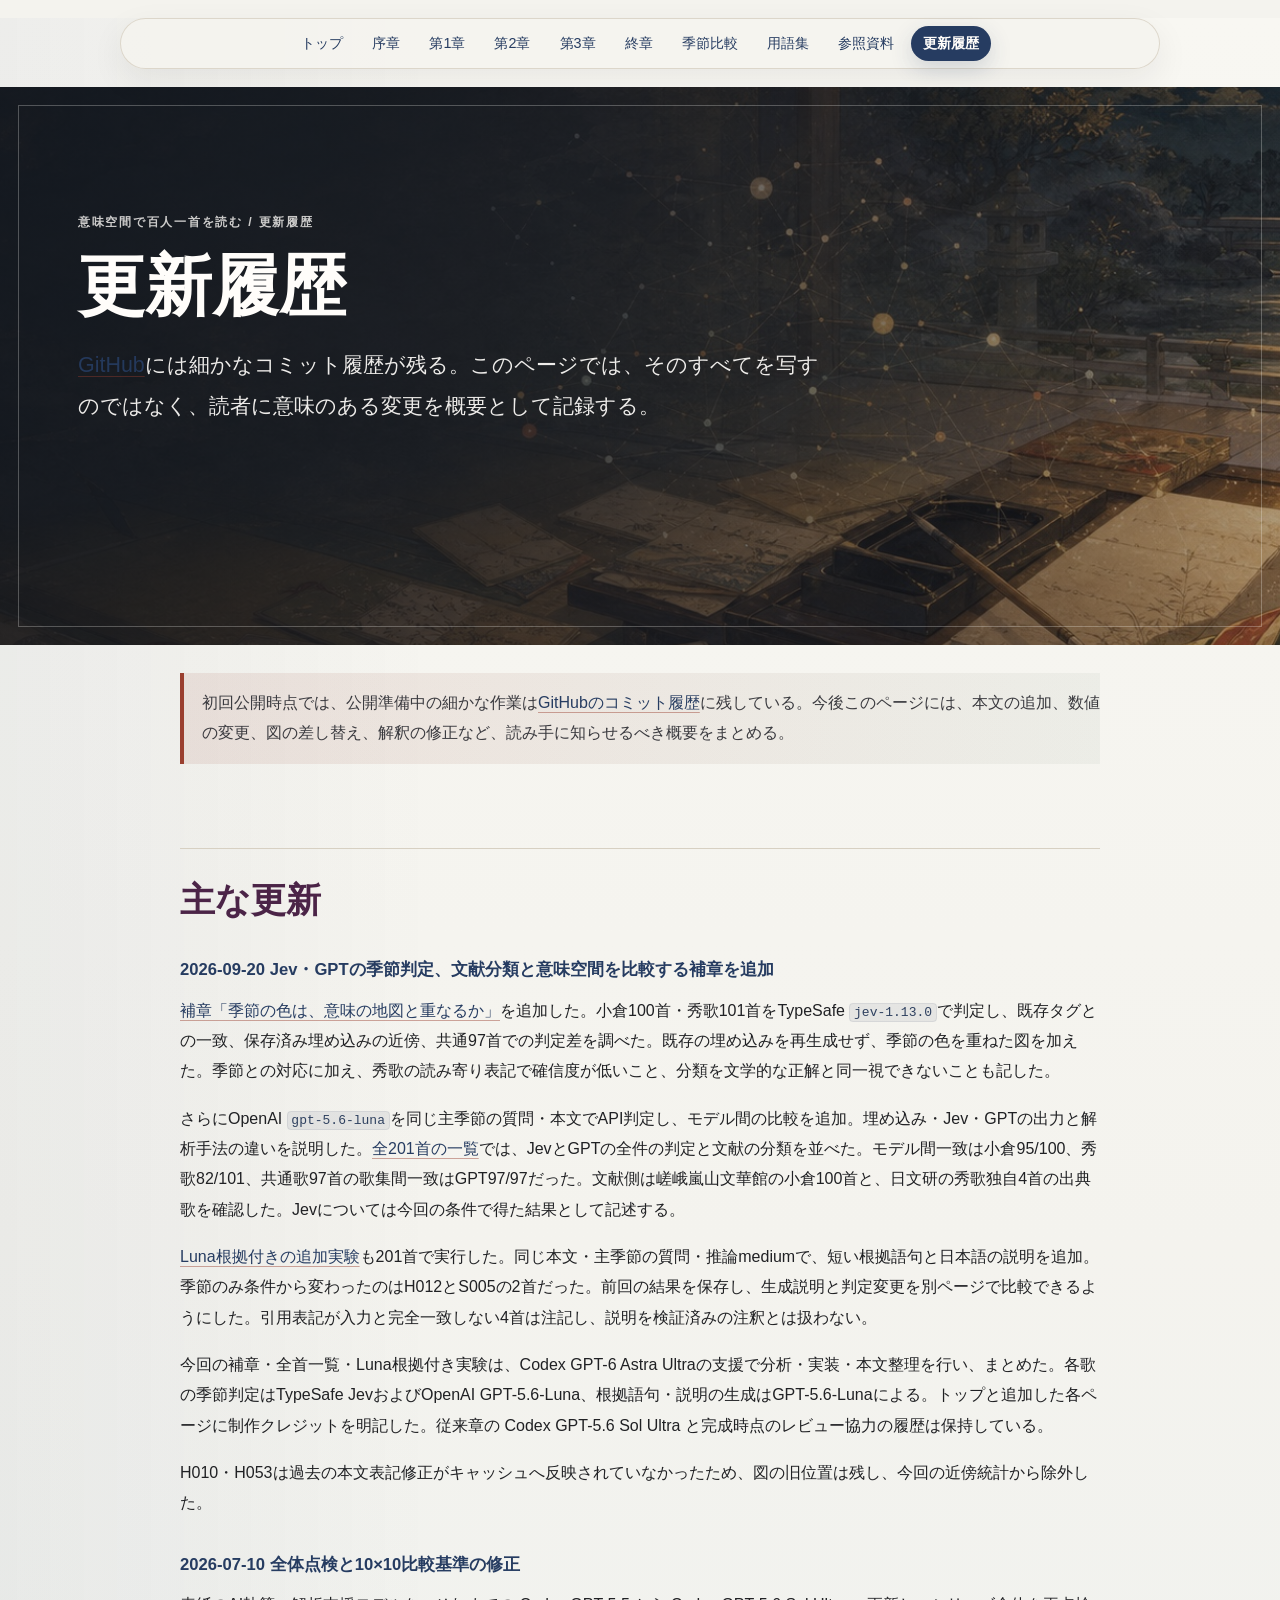
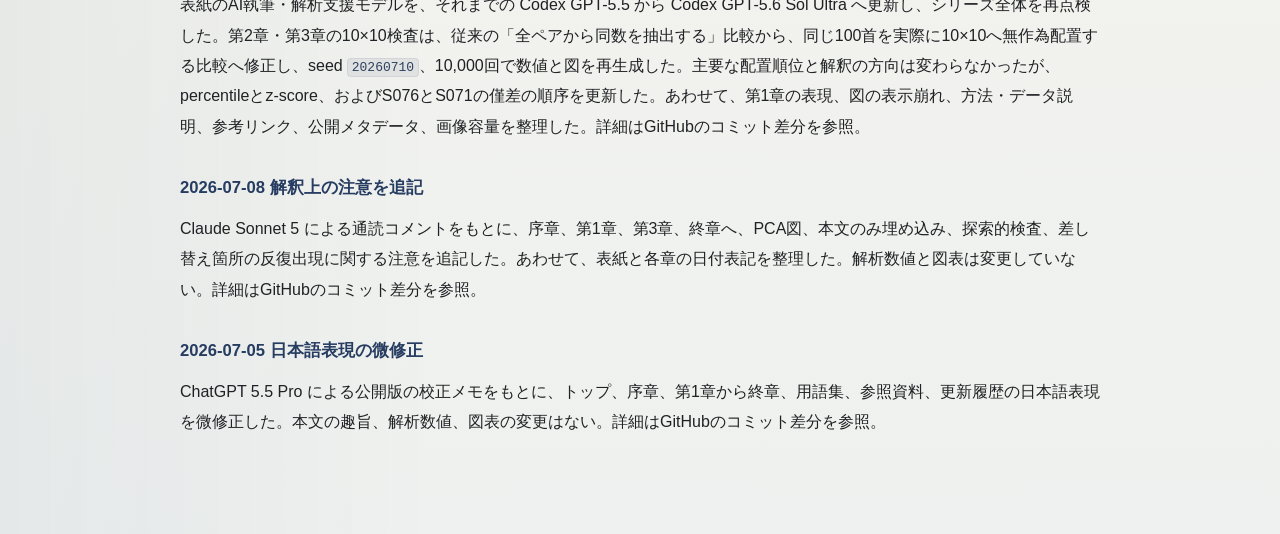
<file: docs/updates/index.html>
<!doctype html>
<html lang="ja">
  <head>
    <meta charset="utf-8" />
    <meta name="viewport" content="width=device-width, initial-scale=1" />
    <title>更新履歴 | 意味空間で百人一首を読む</title>
    <meta name="description" content="意味空間で百人一首を読むの、本文、数値、図、解釈に関する主な更新履歴。" />
    <link rel="canonical" href="https://dueyama.github.io/hyakunin-isshu-semantic-map/updates/" />
    <meta property="og:locale" content="ja_JP" />
    <meta property="og:type" content="website" />
    <meta property="og:title" content="更新履歴 | 意味空間で百人一首を読む" />
    <meta property="og:description" content="本文、数値、図、解釈に関する主な変更を記録する。" />
    <meta property="og:url" content="https://dueyama.github.io/hyakunin-isshu-semantic-map/updates/" />
    <meta property="og:image" content="https://dueyama.github.io/hyakunin-isshu-semantic-map/figures/hero-heian-semantic-map.jpg" />
    <meta name="twitter:card" content="summary_large_image" />
    <link rel="icon" type="image/svg+xml" href="../favicon.svg" />
    <link rel="stylesheet" href="../assets/reading.css?v=20260710-review" />
  </head>
  <body class="article article-zero">
    <main>
      <nav>
        <a href="../">トップ</a>
        <a href="../paper/0/">序章</a>
        <a href="../paper/">第1章</a>
        <a href="../paper/2/">第2章</a>
        <a href="../paper/3/">第3章</a>
        <a href="../paper/final/">終章</a>
        <a href="../paper/seasons/">季節比較</a>
        <a href="../glossary/">用語集</a>
        <a href="../references/">参照資料</a>
        <a href="./" aria-current="page">更新履歴</a>
      </nav>

      <header class="article-hero">
        <p class="meta">意味空間で百人一首を読む / 更新履歴</p>
        <h1>更新履歴</h1>
        <p class="lead">
          <a href="https://github.com/dueyama/hyakunin-isshu-semantic-map">GitHub</a>には細かなコミット履歴が残る。このページでは、そのすべてを写すのではなく、読者に意味のある変更を概要として記録する。
        </p>
      </header>

      <p class="note">
        初回公開時点では、公開準備中の細かな作業は<a href="https://github.com/dueyama/hyakunin-isshu-semantic-map/commits/main/">GitHubのコミット履歴</a>に残している。今後このページには、本文の追加、数値の変更、図の差し替え、解釈の修正など、読み手に知らせるべき概要をまとめる。
      </p>

      <section>
        <h2>主な更新</h2>
        <article>
          <h3>2026-09-20 Jev・GPTの季節判定、文献分類と意味空間を比較する補章を追加</h3>
          <p><a href="../paper/seasons/">補章「季節の色は、意味の地図と重なるか」</a>を追加した。小倉100首・秀歌101首をTypeSafe <code>jev-1.13.0</code>で判定し、既存タグとの一致、保存済み埋め込みの近傍、共通97首での判定差を調べた。既存の埋め込みを再生成せず、季節の色を重ねた図を加えた。季節との対応に加え、秀歌の読み寄り表記で確信度が低いこと、分類を文学的な正解と同一視できないことも記した。</p>
          <p>さらにOpenAI <code>gpt-5.6-luna</code>を同じ主季節の質問・本文でAPI判定し、モデル間の比較を追加。埋め込み・Jev・GPTの出力と解析手法の違いを説明した。<a href="../paper/seasons/list/">全201首の一覧</a>では、JevとGPTの全件の判定と文献の分類を並べた。モデル間一致は小倉95/100、秀歌82/101、共通歌97首の歌集間一致はGPT97/97だった。文献側は嵯峨嵐山文華館の小倉100首と、日文研の秀歌独自4首の出典歌を確認した。Jevについては今回の条件で得た結果として記述する。</p>
          <p><a href="../paper/seasons/luna-reasons/">Luna根拠付きの追加実験</a>も201首で実行した。同じ本文・主季節の質問・推論mediumで、短い根拠語句と日本語の説明を追加。季節のみ条件から変わったのはH012とS005の2首だった。前回の結果を保存し、生成説明と判定変更を別ページで比較できるようにした。引用表記が入力と完全一致しない4首は注記し、説明を検証済みの注釈とは扱わない。</p>
          <p>今回の補章・全首一覧・Luna根拠付き実験は、Codex GPT-6 Astra Ultraの支援で分析・実装・本文整理を行い、まとめた。各歌の季節判定はTypeSafe JevおよびOpenAI GPT-5.6-Luna、根拠語句・説明の生成はGPT-5.6-Lunaによる。トップと追加した各ページに制作クレジットを明記した。従来章の Codex GPT-5.6 Sol Ultra と完成時点のレビュー協力の履歴は保持している。</p>
          <p>H010・H053は過去の本文表記修正がキャッシュへ反映されていなかったため、図の旧位置は残し、今回の近傍統計から除外した。</p>
        </article>
        <article>
          <h3>2026-07-10 全体点検と10×10比較基準の修正</h3>
          <p>
            表紙のAI執筆・解析支援モデルを、それまでの Codex GPT-5.5 から Codex GPT-5.6 Sol Ultra へ更新し、シリーズ全体を再点検した。第2章・第3章の10×10検査は、従来の「全ペアから同数を抽出する」比較から、同じ100首を実際に10×10へ無作為配置する比較へ修正し、seed <code>20260710</code>、10,000回で数値と図を再生成した。主要な配置順位と解釈の方向は変わらなかったが、percentileとz-score、およびS076とS071の僅差の順序を更新した。あわせて、第1章の表現、図の表示崩れ、方法・データ説明、参考リンク、公開メタデータ、画像容量を整理した。詳細はGitHubのコミット差分を参照。
          </p>
        </article>
        <article>
          <h3>2026-07-08 解釈上の注意を追記</h3>
          <p>
            Claude Sonnet 5 による通読コメントをもとに、序章、第1章、第3章、終章へ、PCA図、本文のみ埋め込み、探索的検査、差し替え箇所の反復出現に関する注意を追記した。あわせて、表紙と各章の日付表記を整理した。解析数値と図表は変更していない。詳細はGitHubのコミット差分を参照。
          </p>
        </article>
        <article>
          <h3>2026-07-05 日本語表現の微修正</h3>
          <p>
            ChatGPT 5.5 Pro による公開版の校正メモをもとに、トップ、序章、第1章から終章、用語集、参照資料、更新履歴の日本語表現を微修正した。本文の趣旨、解析数値、図表の変更はない。詳細はGitHubのコミット差分を参照。
          </p>
        </article>
      </section>
    </main>
  </body>
</html>
</file>
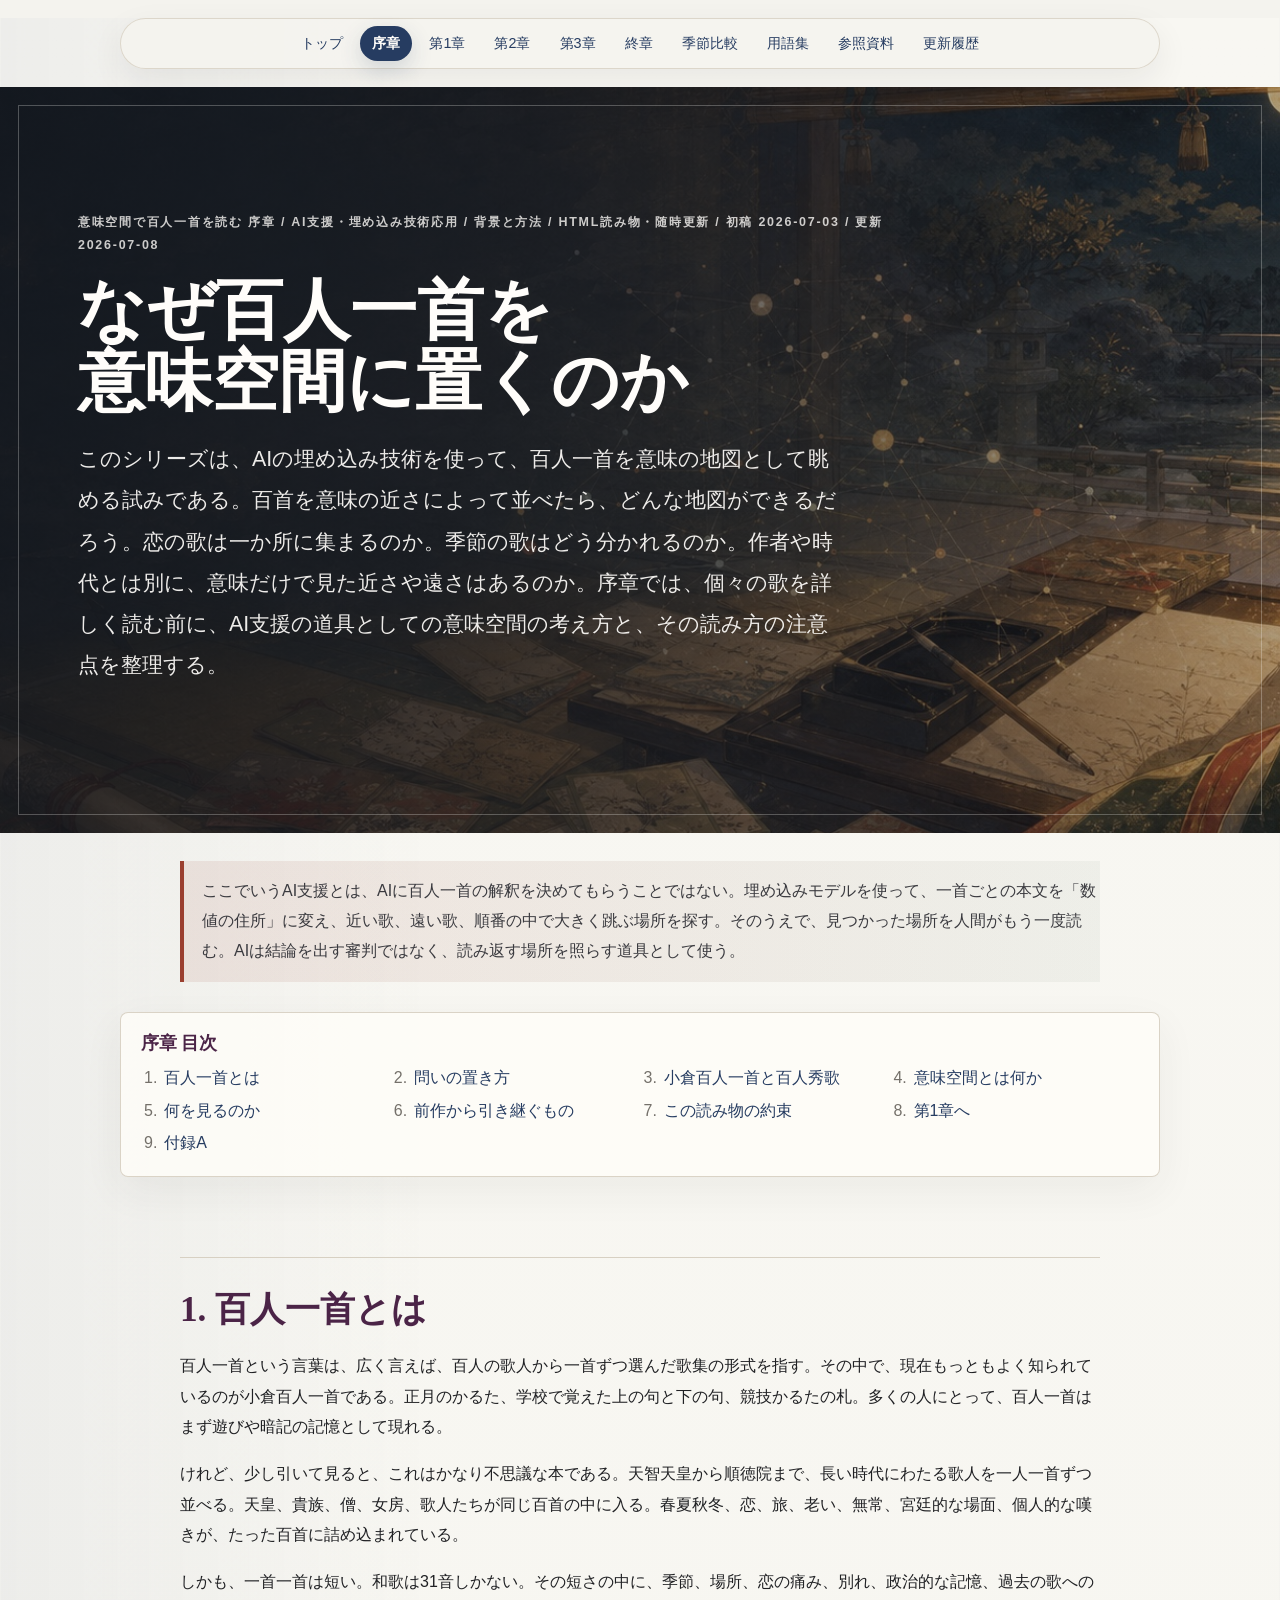
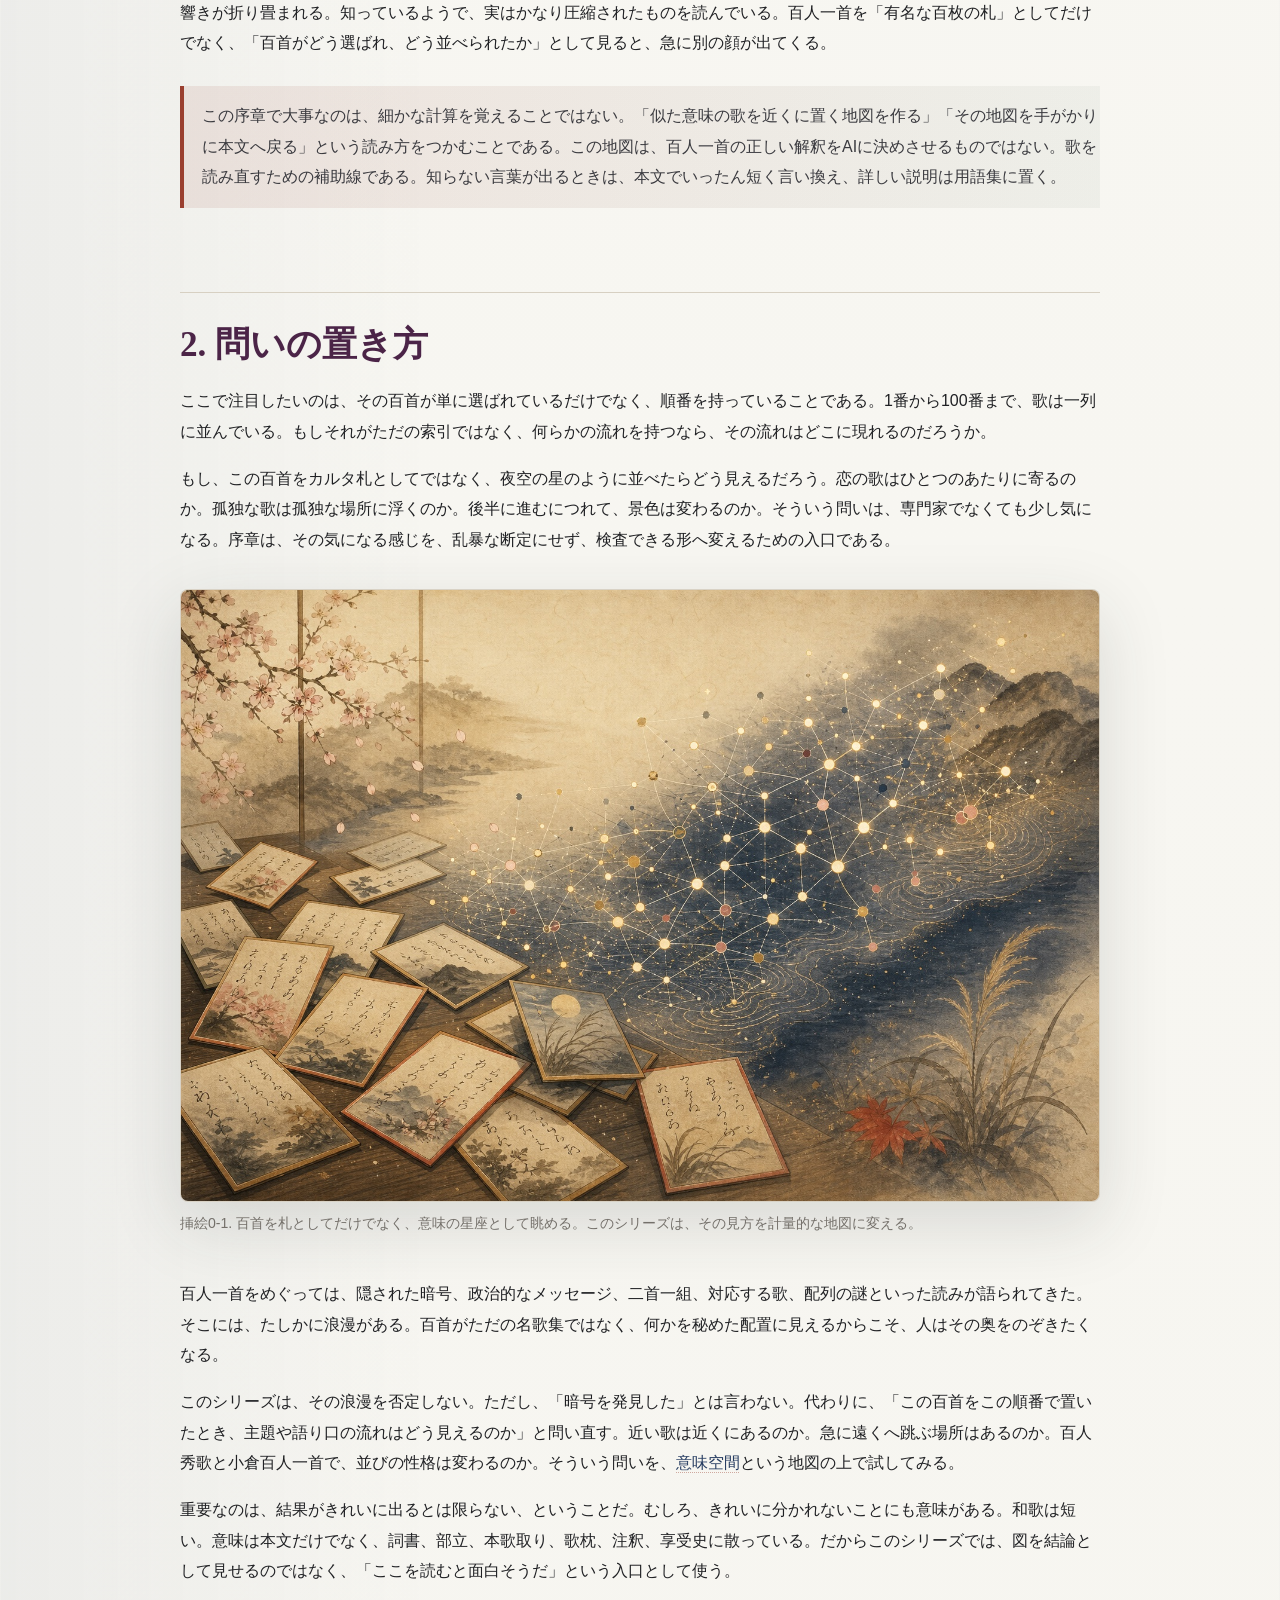
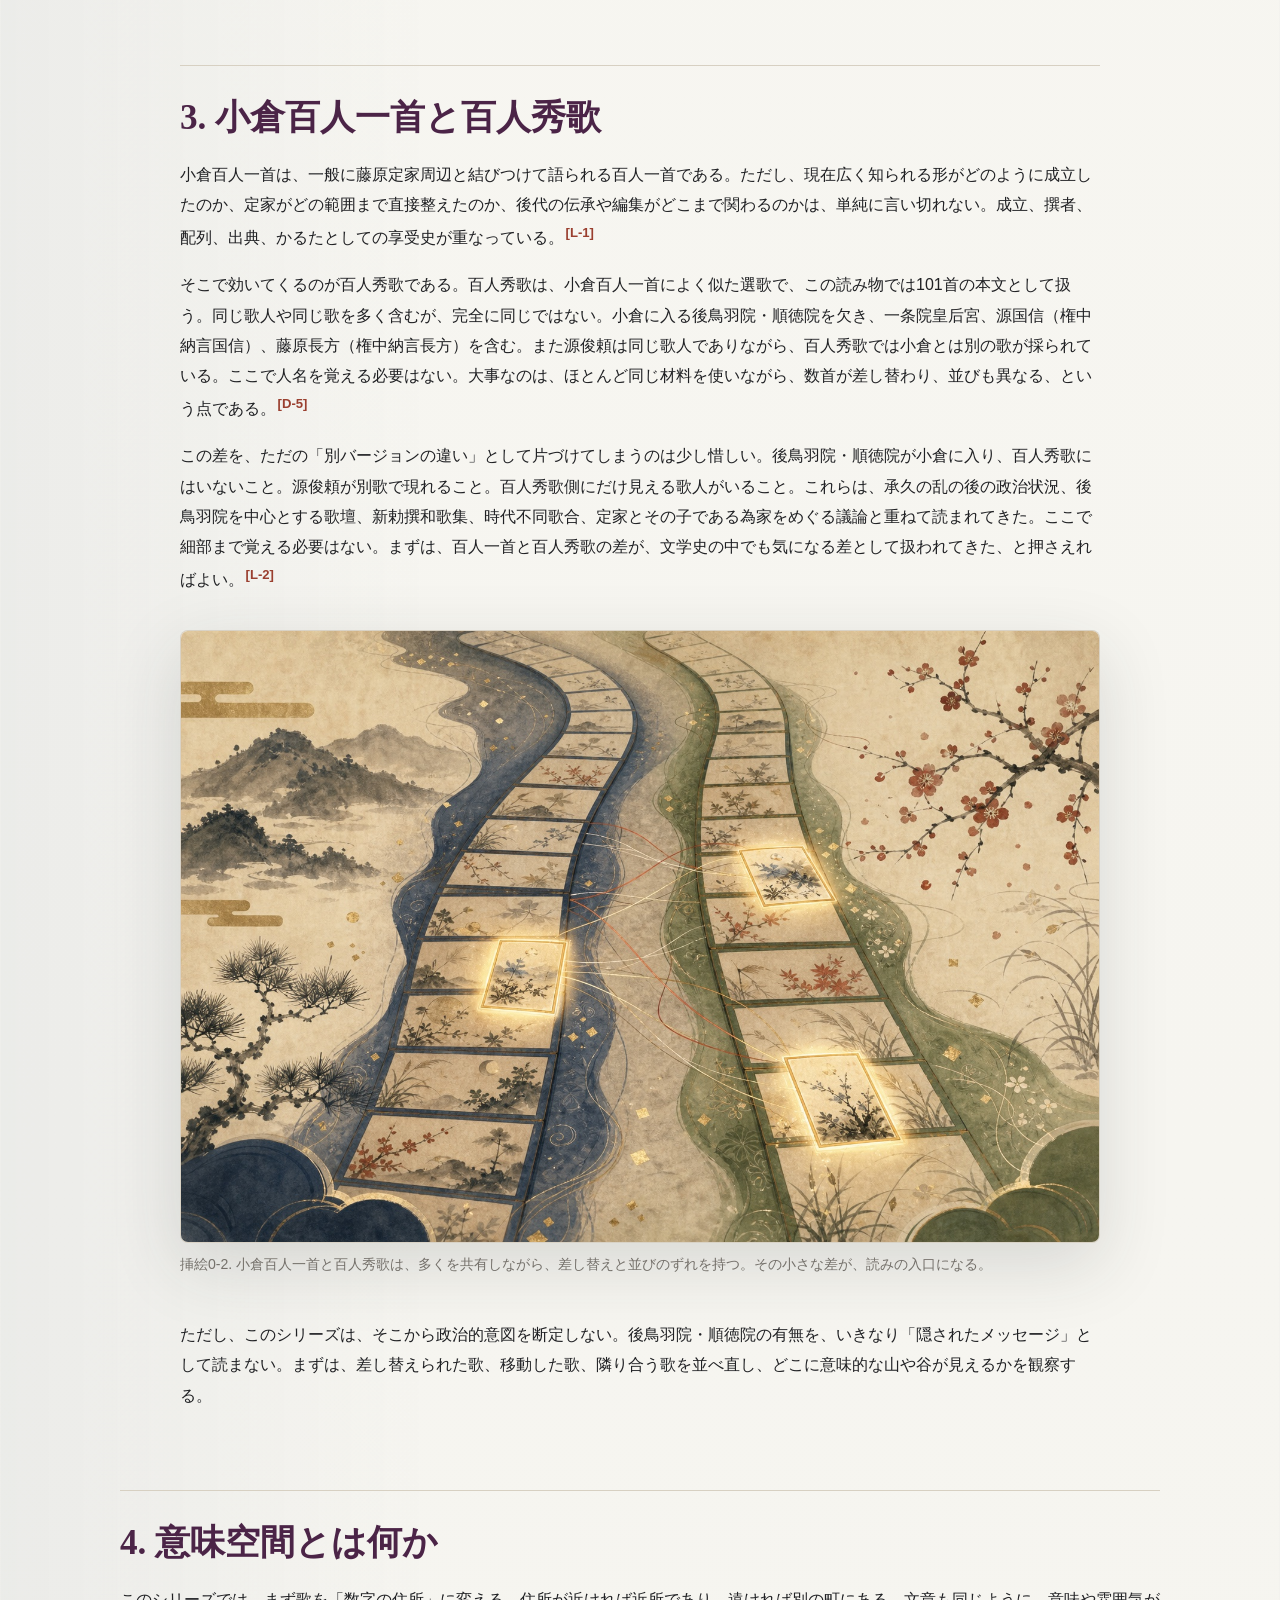
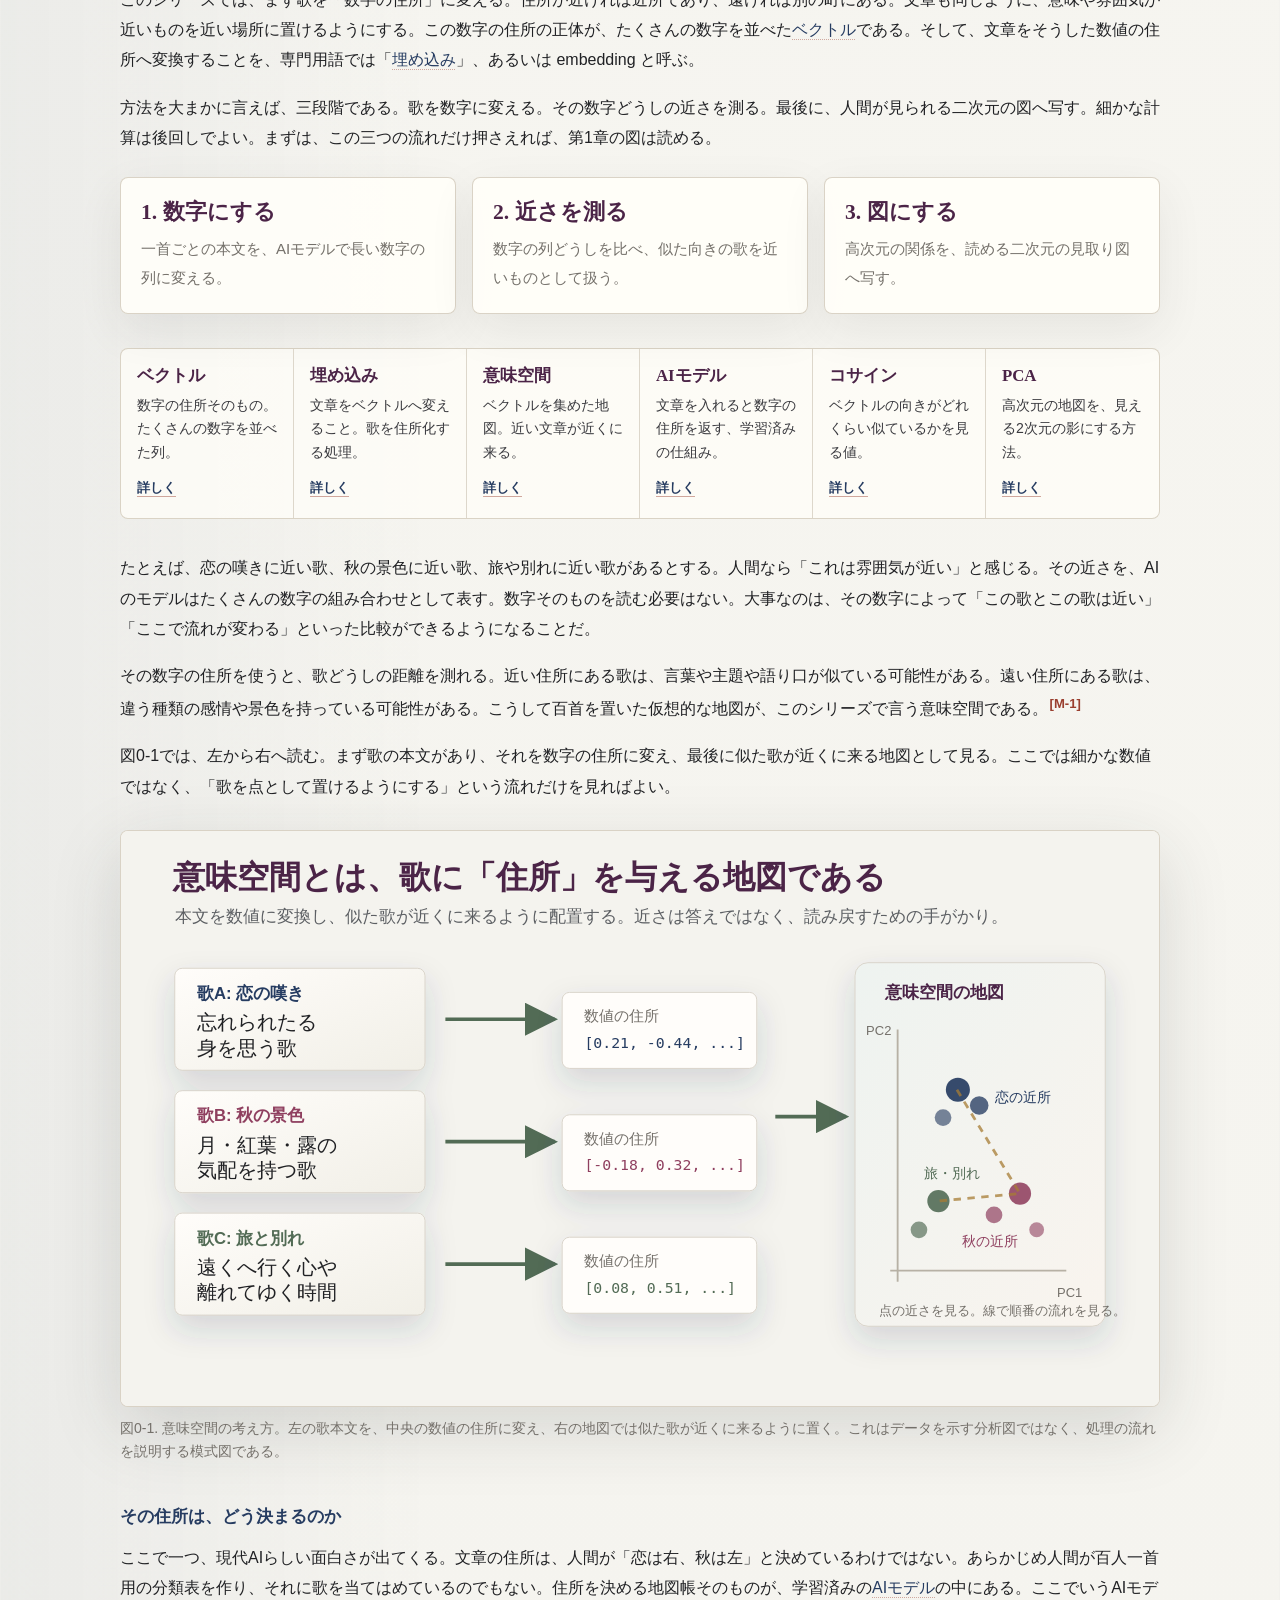
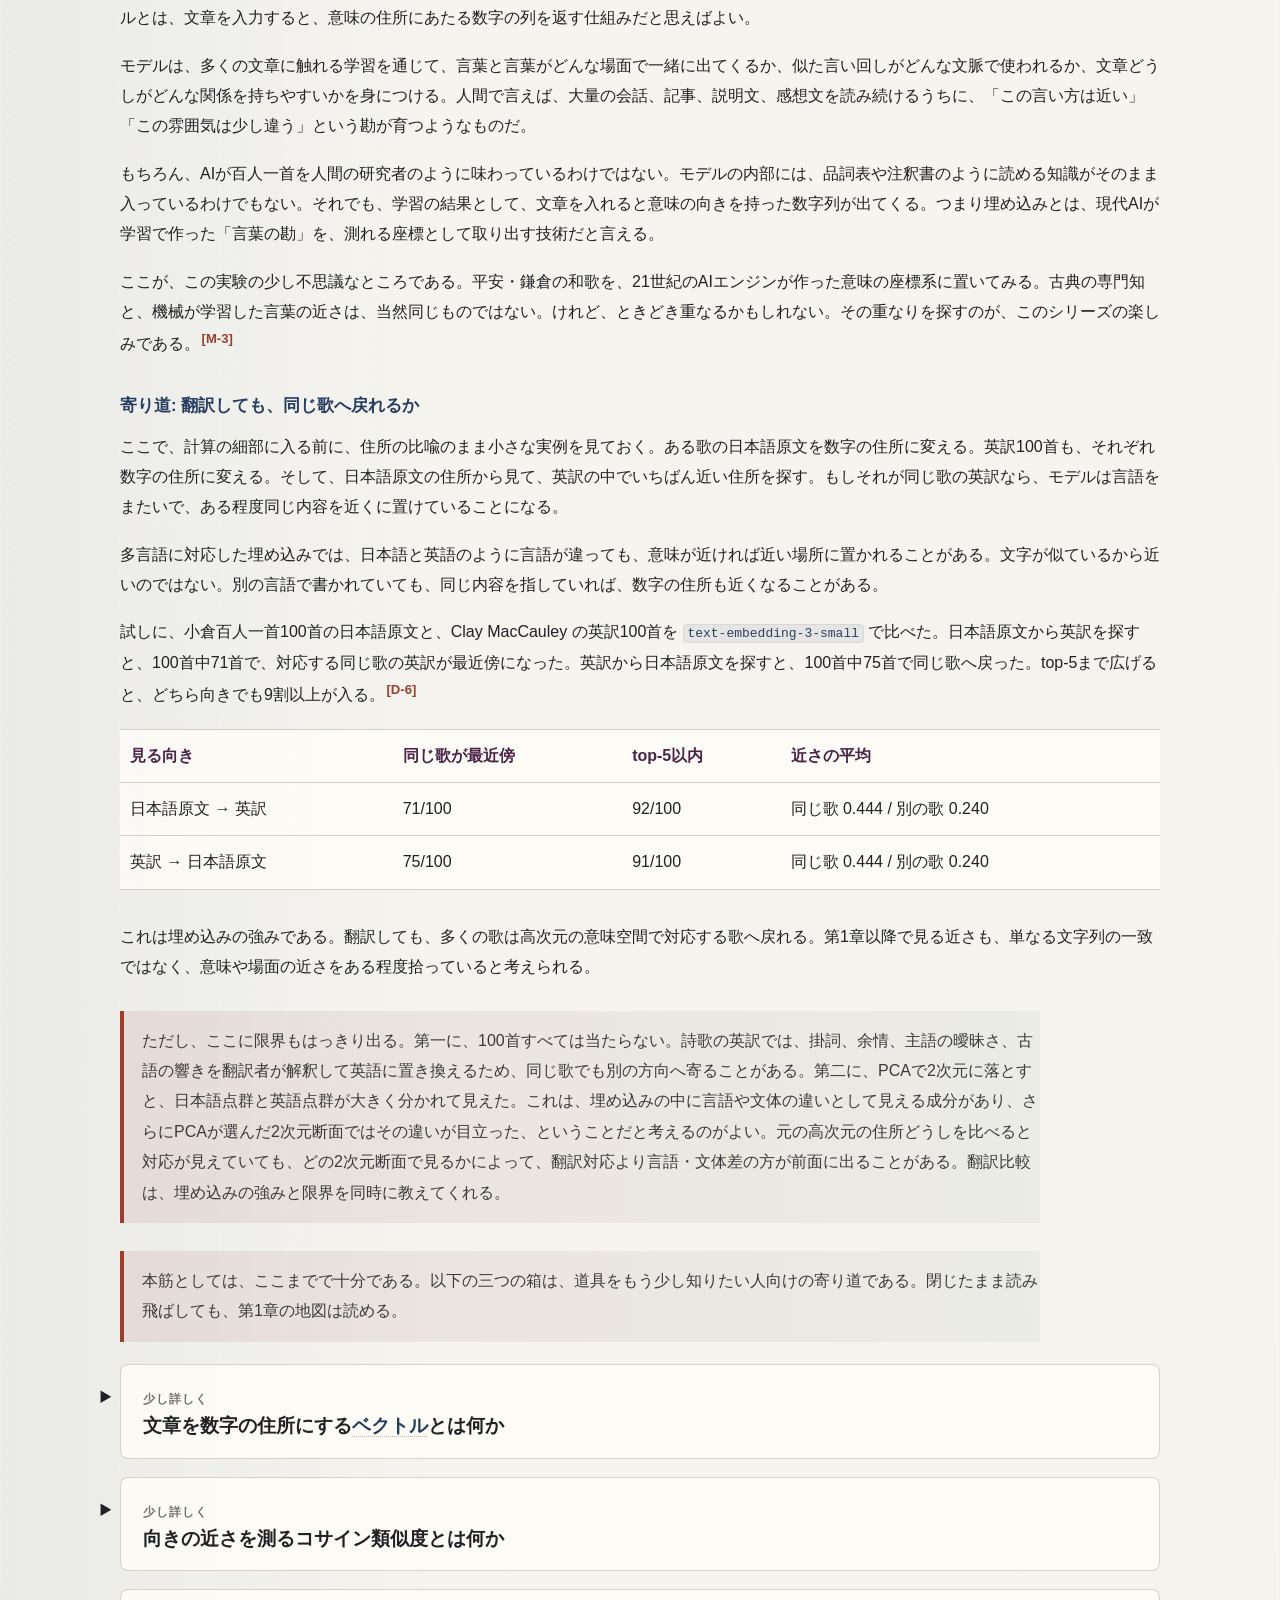
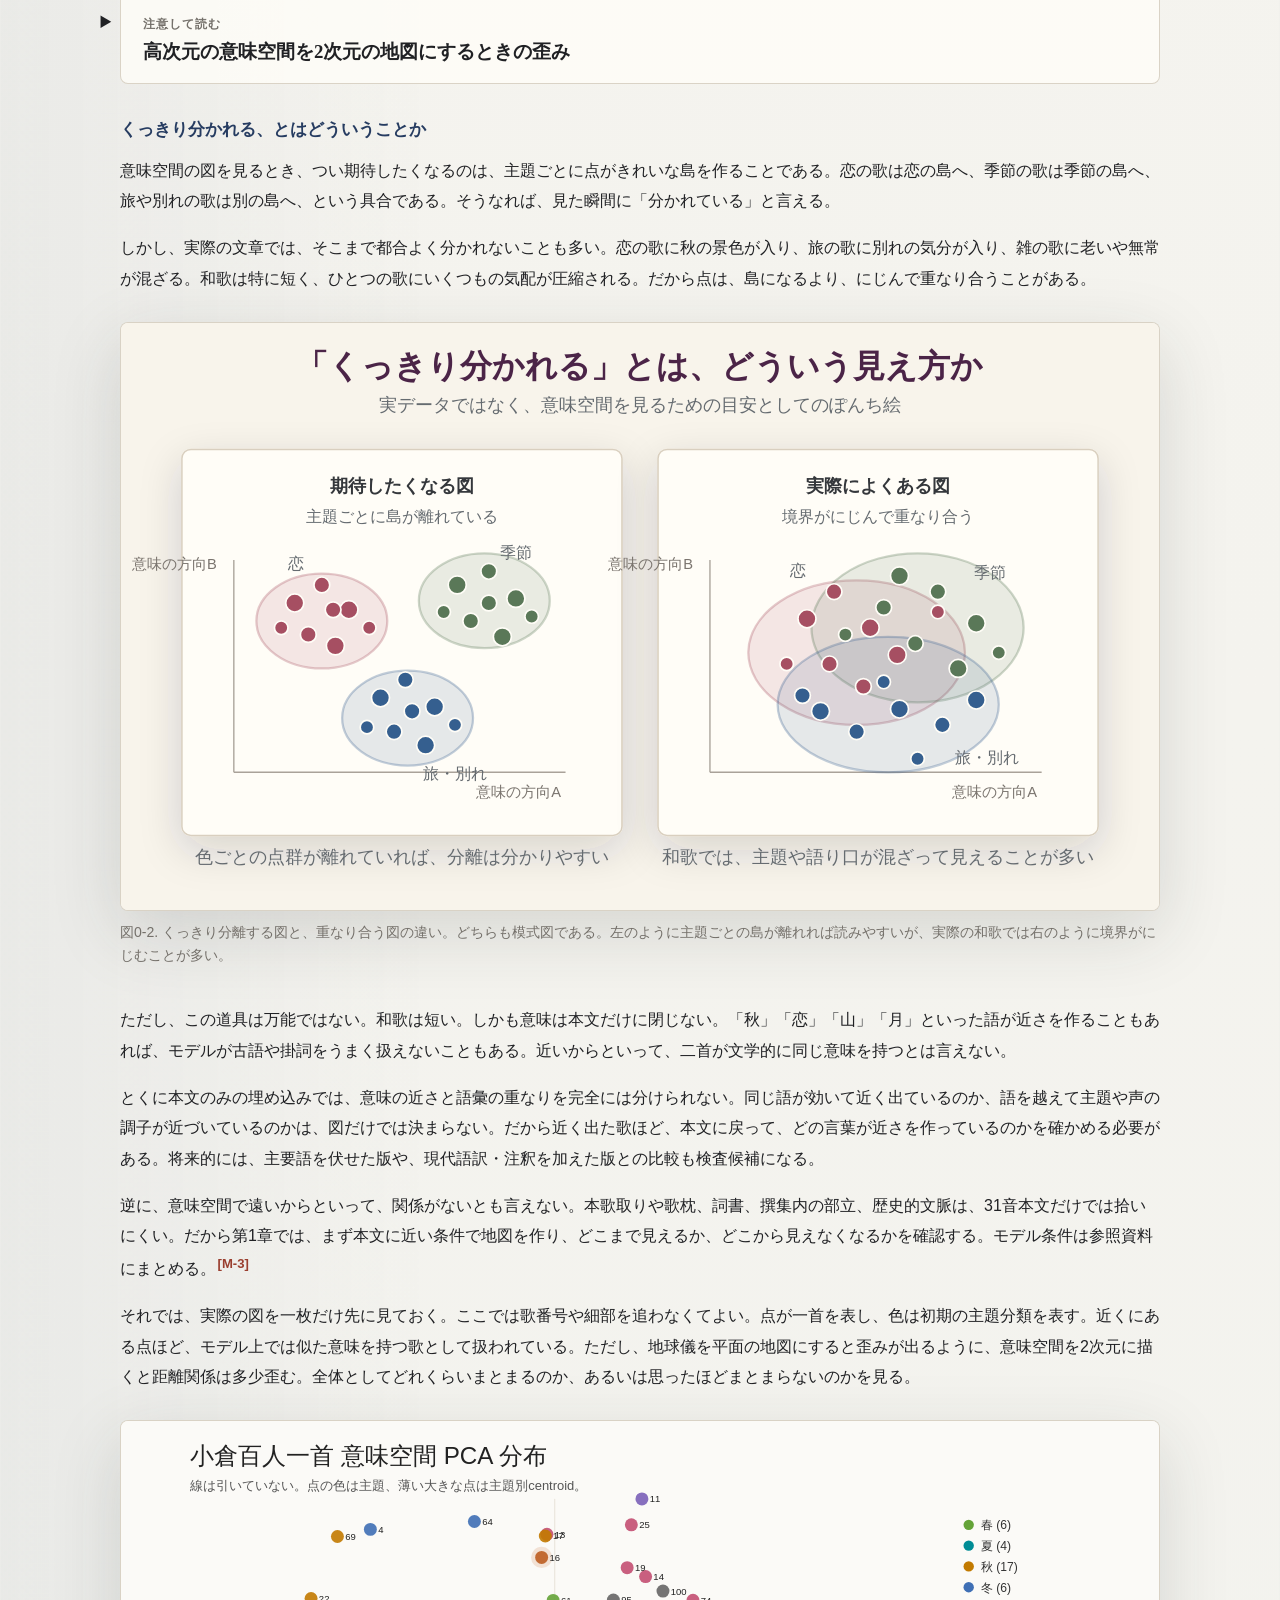
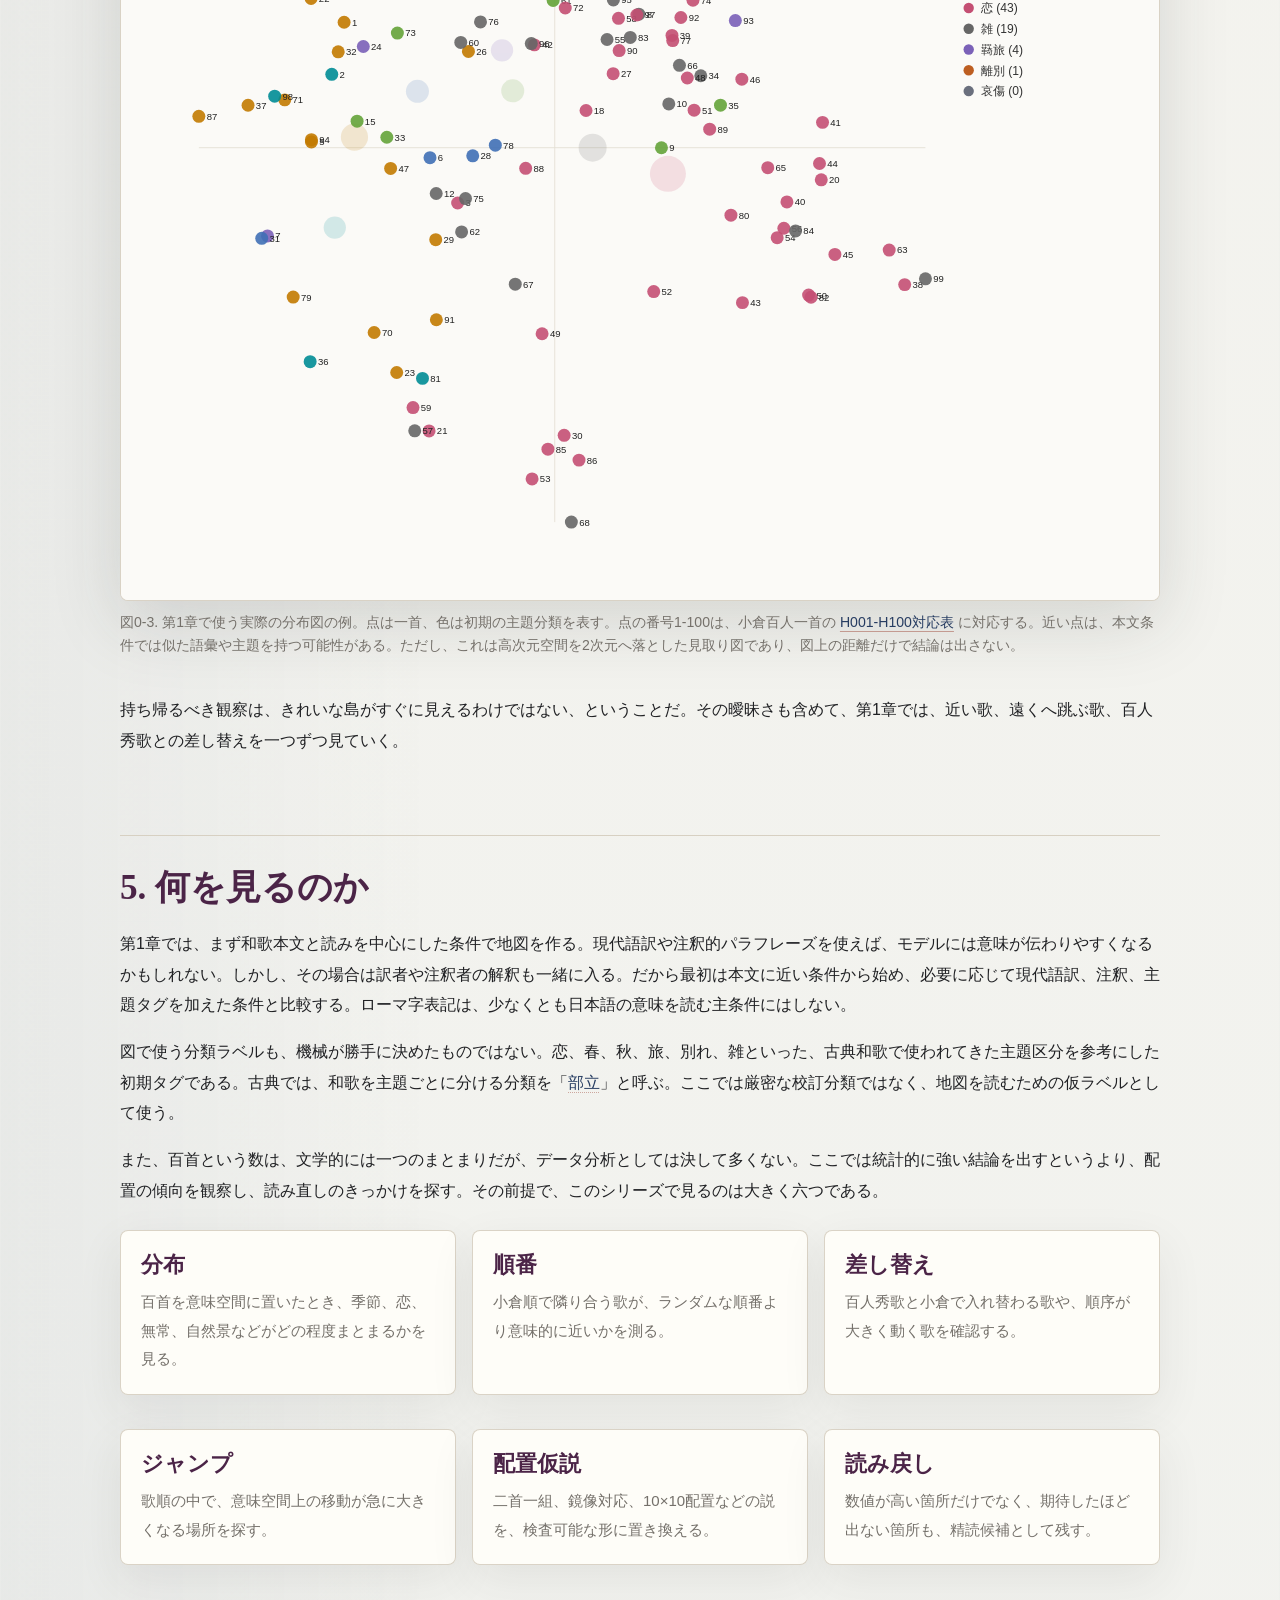
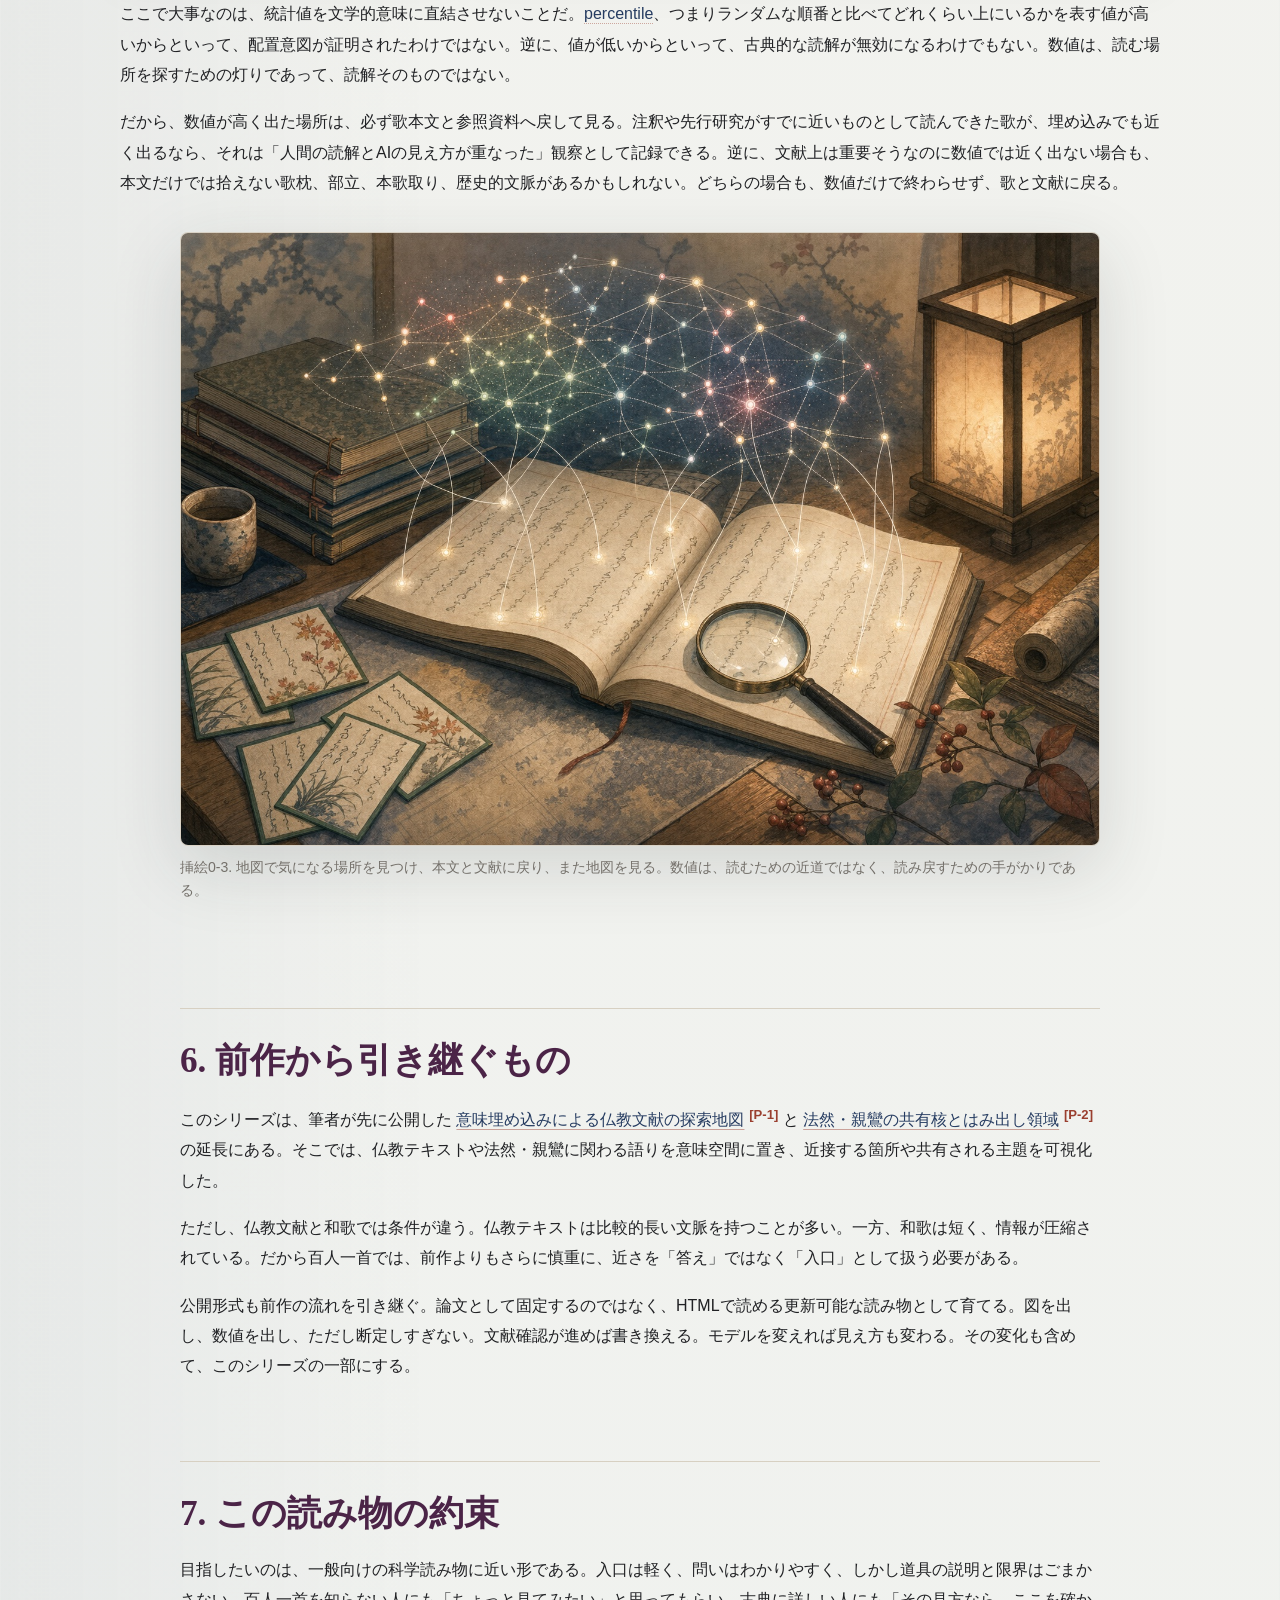
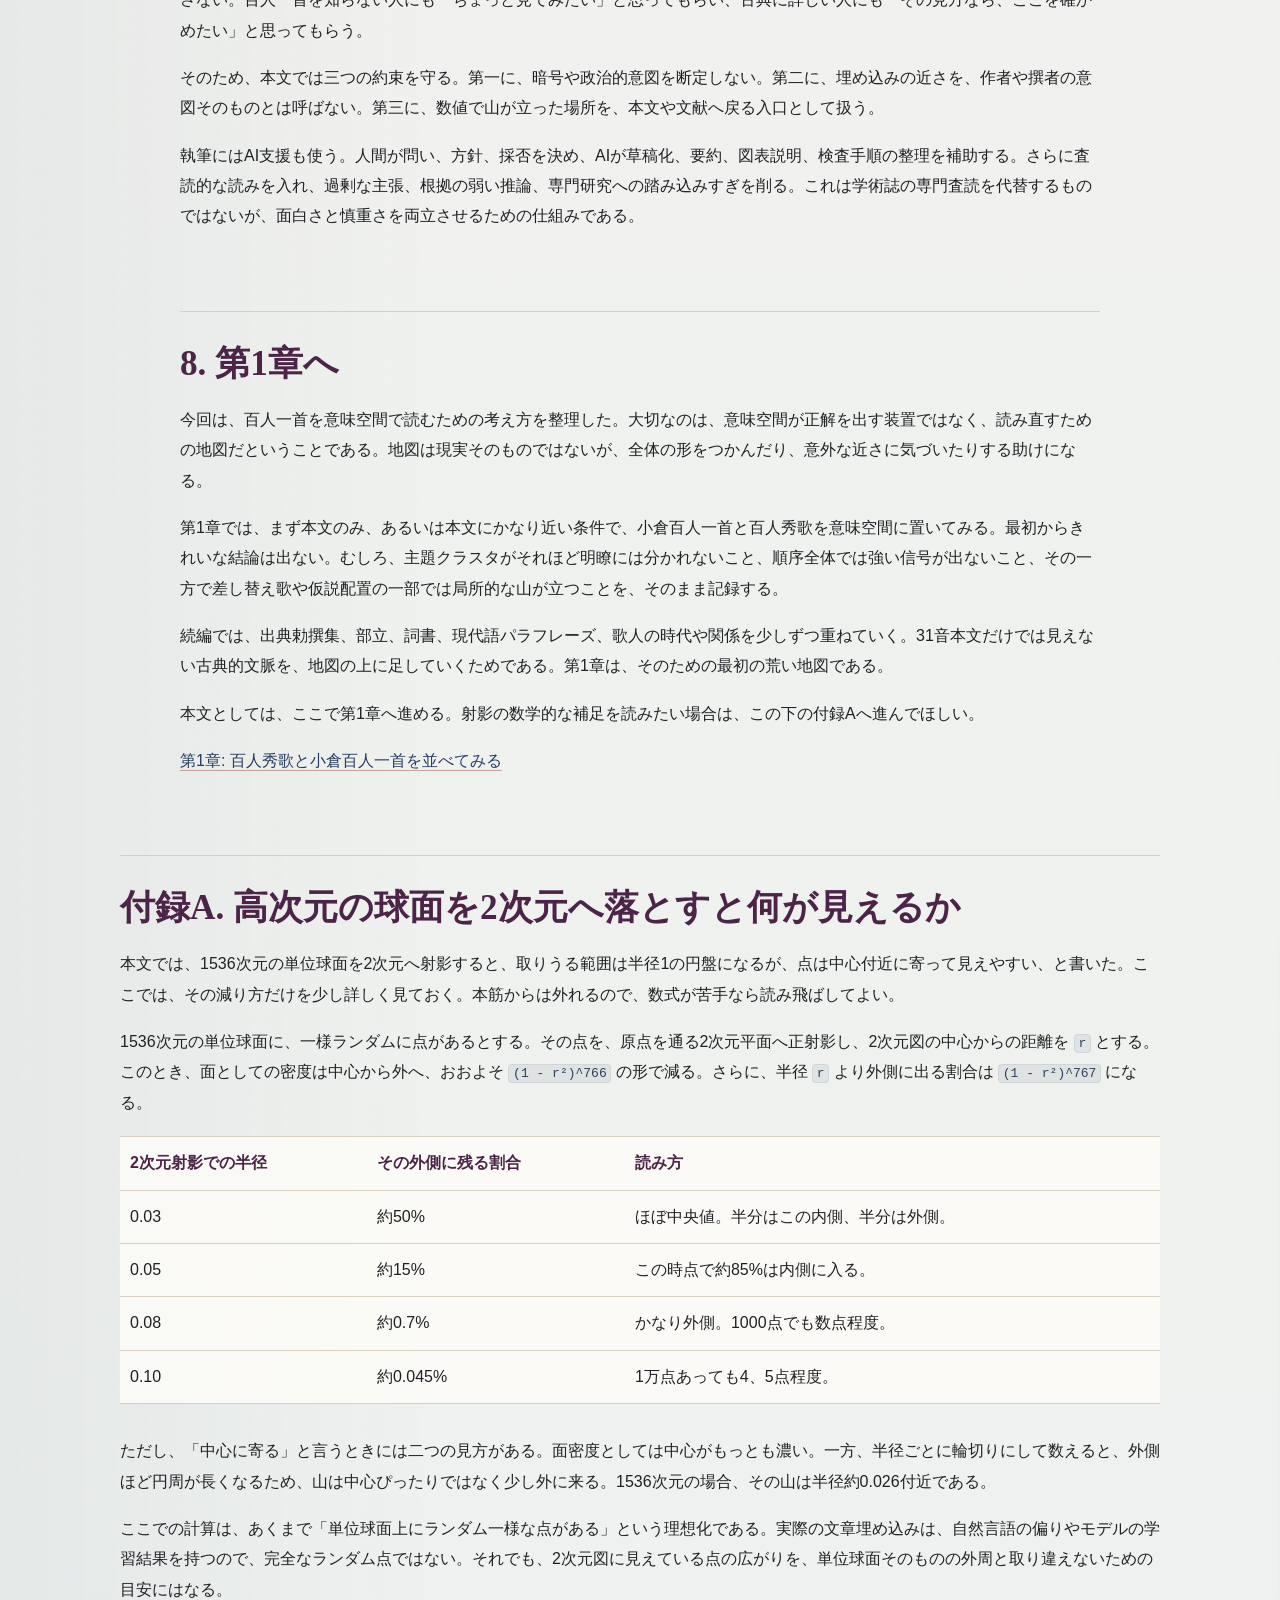
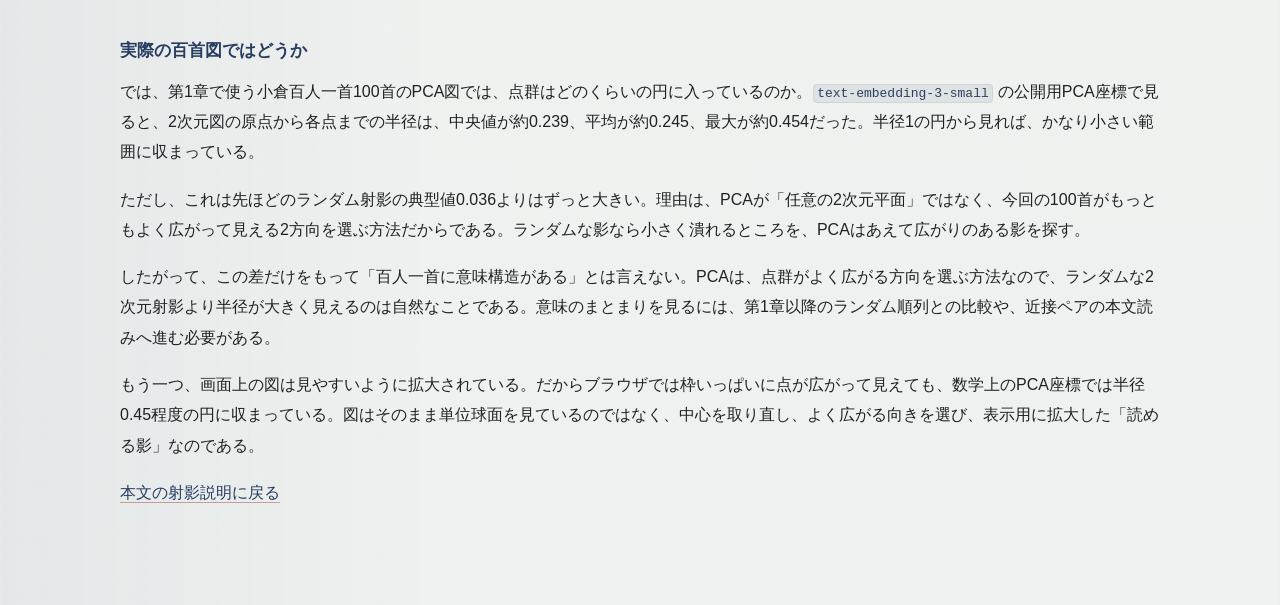
<file: docs/paper/0/index.html>
<!doctype html>
<html lang="ja">
  <head>
    <meta charset="utf-8" />
    <meta name="viewport" content="width=device-width, initial-scale=1" />
    <title>意味空間で百人一首を読む 序章 | AI支援と背景・方法</title>
    <meta name="description" content="百人一首とは何かから始め、AIの埋め込み、ベクトル、cosine similarity、PCAを一般読者向けに解説する序章。" />
    <link rel="canonical" href="https://dueyama.github.io/hyakunin-isshu-semantic-map/paper/0/" />
    <meta property="og:locale" content="ja_JP" />
    <meta property="og:type" content="article" />
    <meta property="og:title" content="序章 なぜ百人一首を意味空間に置くのか" />
    <meta property="og:description" content="百人一首とAI埋め込みを、一般読者向けに一歩ずつ解説する。" />
    <meta property="og:url" content="https://dueyama.github.io/hyakunin-isshu-semantic-map/paper/0/" />
    <meta property="og:image" content="https://dueyama.github.io/hyakunin-isshu-semantic-map/figures/hero-heian-semantic-map.jpg" />
    <meta name="twitter:card" content="summary_large_image" />
    <link rel="icon" type="image/svg+xml" href="../../favicon.svg" />
    <style>
      :root {
        color-scheme: light;
        --ink: #202124;
        --muted: #666a70;
        --line: #d8d2c8;
        --paper: #fbfaf7;
        --accent: #8f3f5f;
      }
      * {
        box-sizing: border-box;
      }
      body {
        background: var(--paper);
        color: var(--ink);
        font-family: -apple-system, BlinkMacSystemFont, "Hiragino Sans", "Yu Gothic", sans-serif;
        line-height: 1.82;
        margin: 0;
      }
      main {
        margin: 0 auto;
        max-width: 940px;
        padding: 40px 22px 72px;
      }
      nav {
        display: flex;
        flex-wrap: wrap;
        gap: 10px 18px;
        margin-bottom: 36px;
      }
      a {
        color: #2457a6;
        text-decoration-thickness: 1px;
        text-underline-offset: 3px;
      }
      h1 {
        font-size: clamp(2rem, 6vw, 4.2rem);
        letter-spacing: 0;
        line-height: 1.16;
        margin: 0 0 14px;
      }
      h2 {
        border-top: 1px solid var(--line);
        font-size: 1.55rem;
        margin: 48px 0 14px;
        padding-top: 26px;
      }
      h3 {
        font-size: 1.1rem;
        margin: 28px 0 8px;
      }
      p {
        margin: 0 0 1em;
      }
      code {
        background: rgba(60, 50, 40, 0.08);
        border-radius: 4px;
        padding: 0.1em 0.28em;
      }
      .lead {
        color: #34373b;
        font-size: 1.18rem;
        max-width: 820px;
      }
      .meta {
        color: var(--muted);
        margin-bottom: 24px;
      }
      .note {
        border-left: 4px solid var(--accent);
        color: #3b3438;
        margin: 24px 0;
        padding: 10px 0 10px 16px;
      }
    </style>
    <link rel="stylesheet" href="../../assets/reading.css?v=20260710-review" />
  </head>
  <body class="article article-zero">
    <main>
      <nav>
        <a href="../../">トップ</a>
        <a href="./" aria-current="page">序章</a>
        <a href="../">第1章</a>
        <a href="../2/">第2章</a>
        <a href="../3/">第3章</a>
        <a href="../final/">終章</a>
        <a href="../seasons/">季節比較</a>
        <a href="../../glossary/">用語集</a>
        <a href="../../references/">参照資料</a>
        <a href="../../updates/">更新履歴</a>
      </nav>

      <header class="article-hero">
        <p class="meta">意味空間で百人一首を読む 序章 / AI支援・埋め込み技術応用 / 背景と方法 / HTML読み物・随時更新 / 初稿 2026-07-03 / 更新 2026-07-08</p>
        <h1>なぜ百人一首を<br />意味空間に置くのか</h1>
        <p class="lead">
          このシリーズは、AIの埋め込み技術を使って、百人一首を意味の地図として眺める試みである。百首を意味の近さによって並べたら、どんな地図ができるだろう。恋の歌は一か所に集まるのか。季節の歌はどう分かれるのか。作者や時代とは別に、意味だけで見た近さや遠さはあるのか。序章では、個々の歌を詳しく読む前に、AI支援の道具としての意味空間の考え方と、その読み方の注意点を整理する。
        </p>
      </header>

      <p class="note">
        ここでいうAI支援とは、AIに百人一首の解釈を決めてもらうことではない。埋め込みモデルを使って、一首ごとの本文を「数値の住所」に変え、近い歌、遠い歌、順番の中で大きく跳ぶ場所を探す。そのうえで、見つかった場所を人間がもう一度読む。AIは結論を出す審判ではなく、読み返す場所を照らす道具として使う。
      </p>

      <div class="chapter-toc" role="navigation" aria-label="序章の目次">
        <p class="toc-title">序章 目次</p>
        <ol>
          <li><a href="#hyakunin">百人一首とは</a></li>
          <li><a href="#question">問いの置き方</a></li>
          <li><a href="#ogura-shuka">小倉百人一首と百人秀歌</a></li>
          <li><a href="#meaning-space">意味空間とは何か</a></li>
          <li><a href="#what-see">何を見るのか</a></li>
          <li><a href="#previous-work">前作から引き継ぐもの</a></li>
          <li><a href="#promise">この読み物の約束</a></li>
          <li><a href="#chapter-one">第1章へ</a></li>
          <li><a href="#appendix-projection">付録A</a></li>
        </ol>
      </div>

      <section id="hyakunin">
        <h2>1. 百人一首とは</h2>
        <p>
          百人一首という言葉は、広く言えば、百人の歌人から一首ずつ選んだ歌集の形式を指す。その中で、現在もっともよく知られているのが小倉百人一首である。正月のかるた、学校で覚えた上の句と下の句、競技かるたの札。多くの人にとって、百人一首はまず遊びや暗記の記憶として現れる。
        </p>
        <p>
          けれど、少し引いて見ると、これはかなり不思議な本である。天智天皇から順徳院まで、長い時代にわたる歌人を一人一首ずつ並べる。天皇、貴族、僧、女房、歌人たちが同じ百首の中に入る。春夏秋冬、恋、旅、老い、無常、宮廷的な場面、個人的な嘆きが、たった百首に詰め込まれている。
        </p>
        <p>
          しかも、一首一首は短い。和歌は31音しかない。その短さの中に、季節、場所、恋の痛み、別れ、政治的な記憶、過去の歌への響きが折り畳まれる。知っているようで、実はかなり圧縮されたものを読んでいる。百人一首を「有名な百枚の札」としてだけでなく、「百首がどう選ばれ、どう並べられたか」として見ると、急に別の顔が出てくる。
        </p>
      </section>

      <p class="note">
        この序章で大事なのは、細かな計算を覚えることではない。「似た意味の歌を近くに置く地図を作る」「その地図を手がかりに本文へ戻る」という読み方をつかむことである。この地図は、百人一首の正しい解釈をAIに決めさせるものではない。歌を読み直すための補助線である。知らない言葉が出るときは、本文でいったん短く言い換え、詳しい説明は用語集に置く。
      </p>

      <section id="question">
        <h2>2. 問いの置き方</h2>
        <p>
          ここで注目したいのは、その百首が単に選ばれているだけでなく、順番を持っていることである。1番から100番まで、歌は一列に並んでいる。もしそれがただの索引ではなく、何らかの流れを持つなら、その流れはどこに現れるのだろうか。
        </p>
        <p>
          もし、この百首をカルタ札としてではなく、夜空の星のように並べたらどう見えるだろう。恋の歌はひとつのあたりに寄るのか。孤独な歌は孤独な場所に浮くのか。後半に進むにつれて、景色は変わるのか。そういう問いは、専門家でなくても少し気になる。序章は、その気になる感じを、乱暴な断定にせず、検査できる形へ変えるための入口である。
        </p>
        <figure class="article-illustration">
          <img loading="lazy" decoding="async" src="../../figures/illustration-karuta-constellation.jpg" alt="散らばる歌札から、点と線の意味地図が立ち上がる挿絵" />
          <figcaption>
            挿絵0-1. 百首を札としてだけでなく、意味の星座として眺める。このシリーズは、その見方を計量的な地図に変える。
          </figcaption>
        </figure>
        <p>
          百人一首をめぐっては、隠された暗号、政治的なメッセージ、二首一組、対応する歌、配列の謎といった読みが語られてきた。そこには、たしかに浪漫がある。百首がただの名歌集ではなく、何かを秘めた配置に見えるからこそ、人はその奥をのぞきたくなる。
        </p>
        <p>
          このシリーズは、その浪漫を否定しない。ただし、「暗号を発見した」とは言わない。代わりに、「この百首をこの順番で置いたとき、主題や語り口の流れはどう見えるのか」と問い直す。近い歌は近くにあるのか。急に遠くへ跳ぶ場所はあるのか。百人秀歌と小倉百人一首で、並びの性格は変わるのか。そういう問いを、<a class="term" href="../../glossary/#term-semantic-space">意味空間</a>という地図の上で試してみる。
        </p>
        <p>
          重要なのは、結果がきれいに出るとは限らない、ということだ。むしろ、きれいに分かれないことにも意味がある。和歌は短い。意味は本文だけでなく、詞書、部立、本歌取り、歌枕、注釈、享受史に散っている。だからこのシリーズでは、図を結論として見せるのではなく、「ここを読むと面白そうだ」という入口として使う。
        </p>
      </section>

      <section id="ogura-shuka">
        <h2>3. 小倉百人一首と百人秀歌</h2>
        <p>
          小倉百人一首は、一般に藤原定家周辺と結びつけて語られる百人一首である。ただし、現在広く知られる形がどのように成立したのか、定家がどの範囲まで直接整えたのか、後代の伝承や編集がどこまで関わるのかは、単純に言い切れない。成立、撰者、配列、出典、かるたとしての享受史が重なっている。<a class="cite" href="../../references/#ref-g-30">[L-1]</a>
        </p>
        <p>
          そこで効いてくるのが百人秀歌である。百人秀歌は、小倉百人一首によく似た選歌で、この読み物では101首の本文として扱う。同じ歌人や同じ歌を多く含むが、完全に同じではない。小倉に入る後鳥羽院・順徳院を欠き、一条院皇后宮、源国信（権中納言国信）、藤原長方（権中納言長方）を含む。また源俊頼は同じ歌人でありながら、百人秀歌では小倉とは別の歌が採られている。ここで人名を覚える必要はない。大事なのは、ほとんど同じ材料を使いながら、数首が差し替わり、並びも異なる、という点である。<a class="cite" href="../../references/#ref-g-5">[D-5]</a>
        </p>
        <p>
          この差を、ただの「別バージョンの違い」として片づけてしまうのは少し惜しい。後鳥羽院・順徳院が小倉に入り、百人秀歌にはいないこと。源俊頼が別歌で現れること。百人秀歌側にだけ見える歌人がいること。これらは、承久の乱の後の政治状況、後鳥羽院を中心とする歌壇、新勅撰和歌集、時代不同歌合、定家とその子である為家をめぐる議論と重ねて読まれてきた。ここで細部まで覚える必要はない。まずは、百人一首と百人秀歌の差が、文学史の中でも気になる差として扱われてきた、と押さえればよい。<a class="cite" href="../../references/#ref-g-31">[L-2]</a>
        </p>
        <figure class="article-illustration">
          <img loading="lazy" decoding="async" src="../../figures/illustration-ogura-shuka-shift.jpg" alt="二つの歌集の流れが並び、数枚の札だけが光って入れ替わる挿絵" />
          <figcaption>
            挿絵0-2. 小倉百人一首と百人秀歌は、多くを共有しながら、差し替えと並びのずれを持つ。その小さな差が、読みの入口になる。
          </figcaption>
        </figure>
        <p>
          ただし、このシリーズは、そこから政治的意図を断定しない。後鳥羽院・順徳院の有無を、いきなり「隠されたメッセージ」として読まない。まずは、差し替えられた歌、移動した歌、隣り合う歌を並べ直し、どこに意味的な山や谷が見えるかを観察する。
        </p>
      </section>

      <section id="meaning-space">
        <h2>4. 意味空間とは何か</h2>
        <p>
          このシリーズでは、まず歌を「数字の住所」に変える。住所が近ければ近所であり、遠ければ別の町にある。文章も同じように、意味や雰囲気が近いものを近い場所に置けるようにする。この数字の住所の正体が、たくさんの数字を並べた<a class="term" href="../../glossary/#term-vector">ベクトル</a>である。そして、文章をそうした数値の住所へ変換することを、専門用語では「<a class="term" href="../../glossary/#term-embedding">埋め込み</a>」、あるいは embedding と呼ぶ。
        </p>
        <p>
          方法を大まかに言えば、三段階である。歌を数字に変える。その数字どうしの近さを測る。最後に、人間が見られる二次元の図へ写す。細かな計算は後回しでよい。まずは、この三つの流れだけ押さえれば、第1章の図は読める。
        </p>
        <div class="grid">
          <div class="card">
            <b>1. 数字にする</b>
            <span>一首ごとの本文を、AIモデルで長い数字の列に変える。</span>
          </div>
          <div class="card">
            <b>2. 近さを測る</b>
            <span>数字の列どうしを比べ、似た向きの歌を近いものとして扱う。</span>
          </div>
          <div class="card">
            <b>3. 図にする</b>
            <span>高次元の関係を、読める二次元の見取り図へ写す。</span>
          </div>
        </div>
        <div class="term-roadmap" aria-label="この節で使う言葉の対応表">
          <div class="term-step">
            <b>ベクトル</b>
            <span>数字の住所そのもの。たくさんの数字を並べた列。</span>
            <a href="../../glossary/#term-vector">詳しく</a>
          </div>
          <div class="term-step">
            <b>埋め込み</b>
            <span>文章をベクトルへ変えること。歌を住所化する処理。</span>
            <a href="../../glossary/#term-embedding">詳しく</a>
          </div>
          <div class="term-step">
            <b>意味空間</b>
            <span>ベクトルを集めた地図。近い文章が近くに来る。</span>
            <a href="../../glossary/#term-semantic-space">詳しく</a>
          </div>
          <div class="term-step">
            <b>AIモデル</b>
            <span>文章を入れると数字の住所を返す、学習済みの仕組み。</span>
            <a href="../../glossary/#term-ai-model">詳しく</a>
          </div>
          <div class="term-step">
            <b>コサイン</b>
            <span>ベクトルの向きがどれくらい似ているかを見る値。</span>
            <a href="../../glossary/#term-cosine">詳しく</a>
          </div>
          <div class="term-step">
            <b>PCA</b>
            <span>高次元の地図を、見える2次元の影にする方法。</span>
            <a href="../../glossary/#term-pca">詳しく</a>
          </div>
        </div>
        <p>
          たとえば、恋の嘆きに近い歌、秋の景色に近い歌、旅や別れに近い歌があるとする。人間なら「これは雰囲気が近い」と感じる。その近さを、AIのモデルはたくさんの数字の組み合わせとして表す。数字そのものを読む必要はない。大事なのは、その数字によって「この歌とこの歌は近い」「ここで流れが変わる」といった比較ができるようになることだ。
        </p>
        <p>
          その数字の住所を使うと、歌どうしの距離を測れる。近い住所にある歌は、言葉や主題や語り口が似ている可能性がある。遠い住所にある歌は、違う種類の感情や景色を持っている可能性がある。こうして百首を置いた仮想的な地図が、このシリーズで言う意味空間である。<a class="cite" href="../../references/#ref-g-10">[M-1]</a>
        </p>
        <p>
          図0-1では、左から右へ読む。まず歌の本文があり、それを数字の住所に変え、最後に似た歌が近くに来る地図として見る。ここでは細かな数値ではなく、「歌を点として置けるようにする」という流れだけを見ればよい。
        </p>
        <figure>
          <img loading="lazy" decoding="async" src="../../figures/meaning-space-concept.svg" alt="和歌を数値の住所に変換し、近い歌を近くに置く意味空間の模式図" />
          <figcaption>
            図0-1. 意味空間の考え方。左の歌本文を、中央の数値の住所に変え、右の地図では似た歌が近くに来るように置く。これはデータを示す分析図ではなく、処理の流れを説明する模式図である。
          </figcaption>
        </figure>
        <h3>その住所は、どう決まるのか</h3>
        <p>
          ここで一つ、現代AIらしい面白さが出てくる。文章の住所は、人間が「恋は右、秋は左」と決めているわけではない。あらかじめ人間が百人一首用の分類表を作り、それに歌を当てはめているのでもない。住所を決める地図帳そのものが、学習済みの<a class="term" href="../../glossary/#term-ai-model">AIモデル</a>の中にある。ここでいうAIモデルとは、文章を入力すると、意味の住所にあたる数字の列を返す仕組みだと思えばよい。
        </p>
        <p>
          モデルは、多くの文章に触れる学習を通じて、言葉と言葉がどんな場面で一緒に出てくるか、似た言い回しがどんな文脈で使われるか、文章どうしがどんな関係を持ちやすいかを身につける。人間で言えば、大量の会話、記事、説明文、感想文を読み続けるうちに、「この言い方は近い」「この雰囲気は少し違う」という勘が育つようなものだ。
        </p>
        <p>
          もちろん、AIが百人一首を人間の研究者のように味わっているわけではない。モデルの内部には、品詞表や注釈書のように読める知識がそのまま入っているわけでもない。それでも、学習の結果として、文章を入れると意味の向きを持った数字列が出てくる。つまり埋め込みとは、現代AIが学習で作った「言葉の勘」を、測れる座標として取り出す技術だと言える。
        </p>
        <p>
          ここが、この実験の少し不思議なところである。平安・鎌倉の和歌を、21世紀のAIエンジンが作った意味の座標系に置いてみる。古典の専門知と、機械が学習した言葉の近さは、当然同じものではない。けれど、ときどき重なるかもしれない。その重なりを探すのが、このシリーズの楽しみである。<a class="cite" href="../../references/#ref-g-12">[M-3]</a>
        </p>
        <h3>寄り道: 翻訳しても、同じ歌へ戻れるか</h3>
        <p>
          ここで、計算の細部に入る前に、住所の比喩のまま小さな実例を見ておく。ある歌の日本語原文を数字の住所に変える。英訳100首も、それぞれ数字の住所に変える。そして、日本語原文の住所から見て、英訳の中でいちばん近い住所を探す。もしそれが同じ歌の英訳なら、モデルは言語をまたいで、ある程度同じ内容を近くに置けていることになる。
        </p>
        <p>
          多言語に対応した埋め込みでは、日本語と英語のように言語が違っても、意味が近ければ近い場所に置かれることがある。文字が似ているから近いのではない。別の言語で書かれていても、同じ内容を指していれば、数字の住所も近くなることがある。
        </p>
        <p>
          試しに、小倉百人一首100首の日本語原文と、Clay MacCauley の英訳100首を <code>text-embedding-3-small</code> で比べた。日本語原文から英訳を探すと、100首中71首で、対応する同じ歌の英訳が最近傍になった。英訳から日本語原文を探すと、100首中75首で同じ歌へ戻った。top-5まで広げると、どちら向きでも9割以上が入る。<a class="cite" href="../../references/#ref-g-6">[D-6]</a>
        </p>
        <div class="table-wrap">
          <table>
            <thead>
              <tr>
                <th>見る向き</th>
                <th>同じ歌が最近傍</th>
                <th>top-5以内</th>
                <th>近さの平均</th>
              </tr>
            </thead>
            <tbody>
              <tr>
                <td>日本語原文 → 英訳</td>
                <td>71/100</td>
                <td>92/100</td>
                <td>同じ歌 0.444 / 別の歌 0.240</td>
              </tr>
              <tr>
                <td>英訳 → 日本語原文</td>
                <td>75/100</td>
                <td>91/100</td>
                <td>同じ歌 0.444 / 別の歌 0.240</td>
              </tr>
            </tbody>
          </table>
        </div>
        <p>
          これは埋め込みの強みである。翻訳しても、多くの歌は高次元の意味空間で対応する歌へ戻れる。第1章以降で見る近さも、単なる文字列の一致ではなく、意味や場面の近さをある程度拾っていると考えられる。
        </p>
        <p class="note">
          ただし、ここに限界もはっきり出る。第一に、100首すべては当たらない。詩歌の英訳では、掛詞、余情、主語の曖昧さ、古語の響きを翻訳者が解釈して英語に置き換えるため、同じ歌でも別の方向へ寄ることがある。第二に、PCAで2次元に落とすと、日本語点群と英語点群が大きく分かれて見えた。これは、埋め込みの中に言語や文体の違いとして見える成分があり、さらにPCAが選んだ2次元断面ではその違いが目立った、ということだと考えるのがよい。元の高次元の住所どうしを比べると対応が見えていても、どの2次元断面で見るかによって、翻訳対応より言語・文体差の方が前面に出ることがある。翻訳比較は、埋め込みの強みと限界を同時に教えてくれる。
        </p>
        <p class="note">
          本筋としては、ここまでで十分である。以下の三つの箱は、道具をもう少し知りたい人向けの寄り道である。閉じたまま読み飛ばしても、第1章の地図は読める。
        </p>
        <details class="deep-dive" id="vector-basics">
          <summary><span>少し詳しく</span>文章を数字の住所にする<a class="term" href="../../glossary/#term-vector">ベクトル</a>とは何か</summary>
        <p>
          では、数字の住所である「ベクトル」とは何か。ざっくり言えば、文章につけられた長いプロフィール表である。たとえば、レストランの口コミを読めば、人間は「安い」「落ち着いている」「一人で入りやすい」「味が濃い」といった印象をなんとなく受け取る。映画の感想なら、「明るい」「怖い」「泣ける」「テンポが速い」と感じるかもしれない。
        </p>
        <p>
          学校で出会うベクトルは、たいてい2次元か3次元である。たとえば <code>(1, 2)</code> なら、横に1、縦に2進む矢印として描ける。<code>(1, 2, 5)</code> なら、横、縦、高さの三つの数字を持つ矢印として想像できる。どちらも、人間が図に描ける世界である。
        </p>
        <p>
          埋め込みのベクトルも、考え方は同じである。ただし、数字の個数が急に増える。今回主に使う <code>text-embedding-3-small</code> では、一首が1536個の数字で表される。見た目としては、たとえば <code>(1.2, 5.6, ..., -3.9, 0.2)</code> のような長い数列だと思えばよい。実際には1536個も並ぶので、人間には図に描けない。そこで、計算では1536次元ベクトルの向きの近さを測り、見せるときだけPCAで2次元へ押しつぶす。
        </p>
        <figure>
          <img loading="lazy" decoding="async" src="../../figures/vector-profile-dimensions.svg?v=20260703" alt="日常の印象が長いベクトルとして表されることを示す模式図" />
          <figcaption>
            補図0-A. ベクトルは、文章についた長いプロフィール表のようなもの。2次元や3次元なら矢印として描けるが、埋め込みでは1536個の数字が並ぶ。
          </figcaption>
        </figure>
        <p>
          AIのモデルは、そうした印象を人間の言葉のラベルではなく、たくさんの数字の並びとして持つ。もちろん、実際の数字に「安さ」「怖さ」「泣ける度」と名前が書いてあるわけではない。そこはブラックボックスに近い。それでも、似た文章は似た数字の並びになりやすい。だから、数字そのものを読むのではなく、数字の並びどうしを比べることで、文章どうしの近さを調べられる。
        </p>
        </details>
        <details class="deep-dive" id="cosine-basics">
          <summary><span>少し詳しく</span>向きの近さを測るコサイン類似度とは何か</summary>
        <p>
          近さを測る方法にもいくつかある。このシリーズで使うのは、専門用語では <a class="term" href="../../glossary/#term-cosine">cosine similarity</a>、日本語ではコサイン類似度と呼ばれる方法である。ここでいうコサインは、学校で習う三角関数のサイン・コサインのコサインと同じものだ。
        </p>
        <p>
          三角関数のコサインは、角度を数に変える。二本の矢印が同じ向きなら角度は0度で、コサインは1になる。直角に交わるなら90度で、コサインは0になる。正反対を向けば180度で、コサインは-1になる。つまりコサインは、「二本の矢印がどれくらい同じ方向を向いているか」を表すのに向いている。
        </p>
        <p>
          では、なぜ文章の近さでコサインが出てくるのか。ここで<a class="term" href="../../glossary/#term-dot-product">内積</a>が登場する。二本の矢印 A と B の内積は、成分ごとに数字を掛けて足す計算で求められる。一方で、幾何的には <code>A・B = |A| × |B| × cosθ</code> と書ける。つまり内積の中に、二本の矢印のあいだの角度のコサインが入っている。
        </p>
        <p>
          そこで内積を A の長さと B の長さで割ると、<code>cosθ</code> だけが残る。これが cosine similarity、つまりコサイン類似度である。数字の並びを一本の矢印だと思い、その矢印どうしがどれくらい同じ方向を向いているかを見る。長さそのものよりも、向きが似ているかを見る。
        </p>
        <p>
          たとえば、二人のランチの好みを比べるとする。一人は「辛いものが好き、麺類も好き、甘いものは普通」、もう一人もだいたい同じ傾向なら、食べる量が違っても「好みの向き」は近いと言える。cosine similarity もそれに近い。文章の長さや量そのものよりも、数字で表された意味の向きがどれくらい似ているかを見る。この値が高いペアは、本文条件では似た方向を向いている可能性がある。
        </p>
        <p>
          1536次元のベクトルでは、人間が角度を目で測ることはできない。けれど、成分ごとに掛けて足す内積は計算できる。だから高次元でも、内積を使って「角度のコサインにあたる値」を取り出せる。外積は、三次元で二本の矢印に垂直な矢印を作る別の計算で、このシリーズの近さ判定では基本的に使わない。
        </p>
        <figure>
          <img loading="lazy" decoding="async" src="../../figures/cosine-normalization-concept.svg?v=20260703" alt="ベクトルの長さを1にそろえ、向きの近さを見ることを示す模式図" />
          <figcaption>
            補図0-B. cosine similarity は、三角関数のコサインを使って、矢印の長さではなく向きの近さを見る。長さを1にそろえると、同じ方向の矢印は同じ場所へ、違う方向の矢印は別の場所へ来る。
          </figcaption>
        </figure>
        <p class="note">
          ここから少し細かい話に入る。まずは「このシリーズでは、長さよりも向きの近さを見る」と押さえればよい。ユークリッド距離、正規化、単位球面は、その理由を少し丁寧に見るための補助線である。
        </p>
        <p>
          では、ここでいう「近さ」は1536次元の<a class="term" href="../../glossary/#term-euclidean">ユークリッド距離</a>なのか。このシリーズで主に使う近さは、そうではない。ユークリッド距離は、各次元の差を二乗して足し、最後に平方根を取る距離である。一方、このシリーズで隣接類似度や最近傍を見るときの基本値は cosine similarity で、ベクトルの長さよりも向きの近さを見る。
        </p>
        <p>
          公開された埋め込みベクトルについては、実際のユークリッド距離も計算できる。ただし、それは<a class="term" href="../../glossary/#term-normalization">正規化</a>された後のベクトルどうしの距離である。今回使うOpenAIの埋め込みは、ベクトルの長さが1になるよう正規化されて返る仕様である。したがって、長さがほぼ1にそろうのは偶然ではない。OpenAIの説明でも、長さ1に正規化された埋め込みでは、cosine similarity とユークリッド距離の順位は同じになるとされている。<a class="cite" href="../../references/#ref-g-10">[M-1]</a>
        </p>
        <p>
          つまり、今回の <code>text-embedding-3-small</code> では、一首のベクトルは1536次元空間の<a class="term" href="../../glossary/#term-unit-sphere">単位球面</a>の上、正確にはほぼその上に乗っている、と考えてよい。単位球の内部に散らばっているのではなく、原点からの長さが1になる表面に並んでいる。数学的に言えば、<code>R^1536</code> の中にある球面で、表面そのものの自由度は一つ少ない1535次元になる。
        </p>
        <p>
          直感的には、二本の矢印の先端が同じ半径の球面上にあると思えばよい。向きが近ければ、球面上の先端どうしも近い。向きが大きく違えば、先端どうしも離れる。長さが1にそろっているときは、<code>ユークリッド距離の二乗 = 2 - 2 × cosine similarity</code> になるので、「角度で見る近さ」と「直線距離で見る近さ」は同じ順番になる。
        </p>
        <p>
          では、なぜOpenAIは埋め込みを長さ1に正規化して返すのか。OpenAIの説明から読み取れる利点は、検索や比較の扱いやすさである。長さが1にそろっていれば、cosine similarity は内積だけで計算でき、ユークリッド距離で並べても同じ順位になる。つまり、利用者や検索システムは、どの距離尺度を使うかで結果が大きくずれる心配を減らし、速く計算しやすい方法を選べる。<a class="cite" href="../../references/#ref-g-10">[M-1]</a>
        </p>
        <p>
          もう少し踏み込んで言えば、これは埋め込みを「意味の方向」を比べる道具として安定させる設計だと考えられる。もし長さが残っていると、長い文章だから遠い、モデルが強く反応したから遠い、頻出しやすい表現だから原点から離れる、といった半径方向の差が、意味の近さに混ざる可能性がある。正規化すると、その半径方向の差をいったん捨て、方向の違いだけに集中できる。
        </p>
        <p>
          ここで消えているのは、二点間の距離そのものではなく、原点からの長さ、つまり半径方向の情報である。もし正規化前のベクトルがあり、その長さに解釈できる意味があるなら、素のユークリッド距離を見る分析にも意味がある。たとえば、方向は似ているが片方だけ原点から遠い、という差を拾える可能性がある。
        </p>
        <p>
          ただ、今回手元にあるOpenAIの埋め込みでは、その半径方向の差は最初から見えない形で渡されている。ユークリッド距離を計算しても、それは単位球面上の二点を結ぶ弦の長さであり、cosine similarity と独立した別情報ではない。だから本シリーズでは、候補の確認ではユークリッド距離も見るが、本文の主役は cosine similarity に置く。これは「距離に意味がない」というより、「今回見られる距離は、すでに方向の差に変換された距離である」ということに近い。
        </p>
        <p>
          そのため、本文で「距離が大きい」「遠くへ跳ぶ」と書く場合も、厳密には「cosine similarity が低い」、あるいは <code>1 - cosine similarity</code> を距離のように読んでいることが多い。PCA図の上の距離は、2次元へ射影した後の見た目の距離であり、これも1536次元ユークリッド距離そのものではない。
        </p>
        </details>
        <details class="deep-dive" id="projection-caution">
          <summary><span>注意して読む</span>高次元の意味空間を2次元の地図にするときの歪み</summary>
        <p>
          ここで、かなり大事な注意がある。本文で見るPCA図は、元の意味空間そのものではない。今回の主モデル <code>text-embedding-3-small</code> では、一首は1536個の数字を持つ。つまり、ほんとうの比較は1536次元の場所で行われる。それをブラウザで見られるように、<a class="term" href="../../glossary/#term-pca">PCA</a>で2次元へ<a class="term" href="../../glossary/#term-projection">射影</a>している。
        </p>
        <p>
          射影とは、立体に光を当てて影を見るようなものである。三次元の部屋に二つの点があり、一方は高い棚の上、もう一方は床の近くにあるとする。上から見た影だけなら、二つは同じ場所に重なって見えるかもしれない。しかし、実際には高さが違う。高次元から2次元へ落とすときにも、これと同じことが起こる。
        </p>
        <p>
          三次元の球面を思い浮かべれば、たしかにその通りである。球の表面に十分たくさんの点を置き、それを正面から2次元へ射影すれば、影は円盤になる。手前の半球と奥の半球が重なって、円の中が点で埋まって見える。
        </p>
        <p>
          1536次元でも、理屈の上では同じである。原点を通る2次元平面へそのまま正射影すれば、影として取りうる範囲は半径1の円盤になる。ただし、ここで大事なのは、取りうる範囲と、実際に点が濃く出る場所は別だということだ。高次元の球面上にランダムな点を置くと、任意の2次元だけに見える成分はごく小さくなりやすい。1536次元なら、ランダムな点の2次元射影の典型的な半径は、おおよそ <code>√(2 / 1536)</code>、つまり約0.036になる。
        </p>
        <figure>
          <img loading="lazy" decoding="async" src="../../figures/high-dimensional-projection-decay.svg?v=20260703-appendix" alt="3次元球面と1536次元単位球面の2次元射影の違いを示す模式図" />
          <figcaption>
            補図0-C. 3次元球面を2次元へ射影すると円盤が見える。1536次元でも射影の範囲は円盤内だが、ランダム点は中心付近に寄って見えやすい。詳しい減り方は<a href="#appendix-projection">付録</a>に回す。
          </figcaption>
        </figure>
        <p>
          だから、数学的には半径1の円盤が射影の範囲であっても、普通のサンプル数では円盤の外側まで点がまんべんなく出るとは限らない。むしろ中心付近の小さな雲として見えやすい。さらにPCA図では、先に点群の平均を引き、もっとも広がりが見えやすい方向を選び、表示上も見やすいように拡大して描く。そのため、PCA図の枠や点の広がりは、単位球面の外周そのものではなく、今回のデータ集合の「影の広がり」を見ている。
        </p>
        <p>
          もう一つ、原点にも注意がいる。PCA図に十字の線が引かれていると、そこが「埋め込み空間そのものの原点」に見えるかもしれない。しかし、そうではない。PCAでは、まず今回描く点群の平均を引いて、データを中心に寄せる。だからPCA図の原点は、その図を作るために使ったデータ集合の中心に近い基準点である。1536次元の埋め込みベクトルのゼロ点ではない。
        </p>
        <p>
          つまり、小倉100首だけで作った図と、小倉100首に百人秀歌差分4首を足した図では、原点も軸も同じとは限らない。PC1やPC2、つまりPCAで選ばれた横軸・縦軸の向きも、図ごとに符号が反転することがある。PCA図は同じ紙面内の位置関係を見るための見取り図であり、別々に作った図どうしを、そのまま同じ地図として重ねて読んではいけない。
        </p>
        <p>
          では、その中心を基準に図を四つの領域へ分けたとき、右上と左下、右下と左上のような「方角の違い」は意味がないのか。そんなことはない。同じPCA図の中では、中心から見た方角は、PC1とPC2という二つの軸に対して、どちら側の特徴が強く出ているかを表す。だから、中心から十分離れた点どうしが反対方向にあれば、その2次元図の中ではかなり違う場所にいる、と読んでよい。
        </p>
        <p>
          ただし、それはあくまで「この2次元に映った範囲で」の話である。中心のすぐ近くにある二点なら、別々の象限に入っていても距離は小さい。逆に、同じ象限にあっても、中心からの遠さが大きく違えばそれなりに離れている。さらに、PCA図に出なかった残りの次元で大きく違うこともある。したがって、四象限の方角は読解の手がかりにはなるが、高次元の距離やcosine similarityそのものとは区別して読む。
        </p>
        <figure>
          <img loading="lazy" decoding="async" src="../../figures/projection-cosine-caution.svg?v=20260703-origin" alt="cosine similarity とPCA射影の違いを示す模式図" />
          <figcaption>
            補図0-D. cosine similarity は高次元ベクトルの向きの近さを見る。一方、PCA図は高次元空間を2次元へ落とした影である。影で近い点が本当に近いとは限らず、影で遠い点も、元の空間での関係は別に確認する必要がある。
          </figcaption>
        </figure>
        <p>
          だから、図の上で「右下に離れている」「左寄りに出る」と言うとき、それはまず「2次元図の上ではそう見える」という意味である。高次元の意味空間で本当に近いか遠いかは、cosine similarity や最近傍の一覧で別に見る必要がある。図は直感をくれるが、図だけで結論を出す道具ではない。
        </p>
        </details>
        <h3>くっきり分かれる、とはどういうことか</h3>
        <p>
          意味空間の図を見るとき、つい期待したくなるのは、主題ごとに点がきれいな島を作ることである。恋の歌は恋の島へ、季節の歌は季節の島へ、旅や別れの歌は別の島へ、という具合である。そうなれば、見た瞬間に「分かれている」と言える。
        </p>
        <p>
          しかし、実際の文章では、そこまで都合よく分かれないことも多い。恋の歌に秋の景色が入り、旅の歌に別れの気分が入り、雑の歌に老いや無常が混ざる。和歌は特に短く、ひとつの歌にいくつもの気配が圧縮される。だから点は、島になるより、にじんで重なり合うことがある。
        </p>
        <figure>
          <img loading="lazy" decoding="async" src="../../figures/clear-vs-overlap-clusters.svg" alt="主題ごとにくっきり分離する図と、点群が重なり合う図を比べた模式図" />
          <figcaption>
            図0-2. くっきり分離する図と、重なり合う図の違い。どちらも模式図である。左のように主題ごとの島が離れれば読みやすいが、実際の和歌では右のように境界がにじむことが多い。
          </figcaption>
        </figure>
        <p>
          ただし、この道具は万能ではない。和歌は短い。しかも意味は本文だけに閉じない。「秋」「恋」「山」「月」といった語が近さを作ることもあれば、モデルが古語や掛詞をうまく扱えないこともある。近いからといって、二首が文学的に同じ意味を持つとは言えない。
        </p>
        <p>
          とくに本文のみの埋め込みでは、意味の近さと語彙の重なりを完全には分けられない。同じ語が効いて近く出ているのか、語を越えて主題や声の調子が近づいているのかは、図だけでは決まらない。だから近く出た歌ほど、本文に戻って、どの言葉が近さを作っているのかを確かめる必要がある。将来的には、主要語を伏せた版や、現代語訳・注釈を加えた版との比較も検査候補になる。
        </p>
        <p>
          逆に、意味空間で遠いからといって、関係がないとも言えない。本歌取りや歌枕、詞書、撰集内の部立、歴史的文脈は、31音本文だけでは拾いにくい。だから第1章では、まず本文に近い条件で地図を作り、どこまで見えるか、どこから見えなくなるかを確認する。モデル条件は参照資料にまとめる。<a class="cite" href="../../references/#ref-g-12">[M-3]</a>
        </p>
        <p>
          それでは、実際の図を一枚だけ先に見ておく。ここでは歌番号や細部を追わなくてよい。点が一首を表し、色は初期の主題分類を表す。近くにある点ほど、モデル上では似た意味を持つ歌として扱われている。ただし、地球儀を平面の地図にすると歪みが出るように、意味空間を2次元に描くと距離関係は多少歪む。全体としてどれくらいまとまるのか、あるいは思ったほどまとまらないのかを見る。
        </p>
        <figure>
          <img loading="lazy" decoding="async" src="../../figures/semantic-pca-distribution-small.svg" alt="小倉百人一首100首を意味空間に置いたPCA分布図" />
          <figcaption>
            図0-3. 第1章で使う実際の分布図の例。点は一首、色は初期の主題分類を表す。点の番号1-100は、小倉百人一首の <a href="../../references/#id-map">H001-H100対応表</a> に対応する。近い点は、本文条件では似た語彙や主題を持つ可能性がある。ただし、これは高次元空間を2次元へ落とした見取り図であり、図上の距離だけで結論は出さない。
          </figcaption>
        </figure>
        <p>
          持ち帰るべき観察は、きれいな島がすぐに見えるわけではない、ということだ。その曖昧さも含めて、第1章では、近い歌、遠くへ跳ぶ歌、百人秀歌との差し替えを一つずつ見ていく。
        </p>
      </section>

      <section id="what-see">
        <h2>5. 何を見るのか</h2>
        <p>
          第1章では、まず和歌本文と読みを中心にした条件で地図を作る。現代語訳や注釈的パラフレーズを使えば、モデルには意味が伝わりやすくなるかもしれない。しかし、その場合は訳者や注釈者の解釈も一緒に入る。だから最初は本文に近い条件から始め、必要に応じて現代語訳、注釈、主題タグを加えた条件と比較する。ローマ字表記は、少なくとも日本語の意味を読む主条件にはしない。
        </p>
        <p>
          図で使う分類ラベルも、機械が勝手に決めたものではない。恋、春、秋、旅、別れ、雑といった、古典和歌で使われてきた主題区分を参考にした初期タグである。古典では、和歌を主題ごとに分ける分類を「<a class="term" href="../../glossary/#term-budate">部立</a>」と呼ぶ。ここでは厳密な校訂分類ではなく、地図を読むための仮ラベルとして使う。
        </p>
        <p>
          また、百首という数は、文学的には一つのまとまりだが、データ分析としては決して多くない。ここでは統計的に強い結論を出すというより、配置の傾向を観察し、読み直しのきっかけを探す。その前提で、このシリーズで見るのは大きく六つである。
        </p>
        <div class="grid">
          <div class="card">
            <b>分布</b>
            <span>百首を意味空間に置いたとき、季節、恋、無常、自然景などがどの程度まとまるかを見る。</span>
          </div>
          <div class="card">
            <b>順番</b>
            <span>小倉順で隣り合う歌が、ランダムな順番より意味的に近いかを測る。</span>
          </div>
          <div class="card">
            <b>差し替え</b>
            <span>百人秀歌と小倉で入れ替わる歌や、順序が大きく動く歌を確認する。</span>
          </div>
        </div>
        <div class="grid">
          <div class="card">
            <b>ジャンプ</b>
            <span>歌順の中で、意味空間上の移動が急に大きくなる場所を探す。</span>
          </div>
          <div class="card">
            <b>配置仮説</b>
            <span>二首一組、鏡像対応、10×10配置などの説を、検査可能な形に置き換える。</span>
          </div>
          <div class="card">
            <b>読み戻し</b>
            <span>数値が高い箇所だけでなく、期待したほど出ない箇所も、精読候補として残す。</span>
          </div>
        </div>
        <p>
          ここで大事なのは、統計値を文学的意味に直結させないことだ。<a class="term" href="../../glossary/#term-percentile">percentile</a>、つまりランダムな順番と比べてどれくらい上にいるかを表す値が高いからといって、配置意図が証明されたわけではない。逆に、値が低いからといって、古典的な読解が無効になるわけでもない。数値は、読む場所を探すための灯りであって、読解そのものではない。
        </p>
        <p>
          だから、数値が高く出た場所は、必ず歌本文と参照資料へ戻して見る。注釈や先行研究がすでに近いものとして読んできた歌が、埋め込みでも近く出るなら、それは「人間の読解とAIの見え方が重なった」観察として記録できる。逆に、文献上は重要そうなのに数値では近く出ない場合も、本文だけでは拾えない歌枕、部立、本歌取り、歴史的文脈があるかもしれない。どちらの場合も、数値だけで終わらせず、歌と文献に戻る。
        </p>
        <figure class="article-illustration">
          <img loading="lazy" decoding="async" src="../../figures/illustration-reading-loop.jpg" alt="開いた本の上に意味地図が浮かび、点と本文が線で結ばれる挿絵" />
          <figcaption>
            挿絵0-3. 地図で気になる場所を見つけ、本文と文献に戻り、また地図を見る。数値は、読むための近道ではなく、読み戻すための手がかりである。
          </figcaption>
        </figure>
      </section>

      <section id="previous-work">
        <h2>6. 前作から引き継ぐもの</h2>
        <p>
          このシリーズは、筆者が先に公開した <a href="https://dueyama.github.io/buddhist-text-embedding-map/">意味埋め込みによる仏教文献の探索地図</a><a class="cite" href="../../references/#ref-g-20">[P-1]</a> と <a href="https://dueyama.github.io/honen-shinran-shared-core-map/">法然・親鸞の共有核とはみ出し領域</a><a class="cite" href="../../references/#ref-g-21">[P-2]</a> の延長にある。そこでは、仏教テキストや法然・親鸞に関わる語りを意味空間に置き、近接する箇所や共有される主題を可視化した。
        </p>
        <p>
          ただし、仏教文献と和歌では条件が違う。仏教テキストは比較的長い文脈を持つことが多い。一方、和歌は短く、情報が圧縮されている。だから百人一首では、前作よりもさらに慎重に、近さを「答え」ではなく「入口」として扱う必要がある。
        </p>
        <p>
          公開形式も前作の流れを引き継ぐ。論文として固定するのではなく、HTMLで読める更新可能な読み物として育てる。図を出し、数値を出し、ただし断定しすぎない。文献確認が進めば書き換える。モデルを変えれば見え方も変わる。その変化も含めて、このシリーズの一部にする。
        </p>
      </section>

      <section id="promise">
        <h2>7. この読み物の約束</h2>
        <p>
          目指したいのは、一般向けの科学読み物に近い形である。入口は軽く、問いはわかりやすく、しかし道具の説明と限界はごまかさない。百人一首を知らない人にも「ちょっと見てみたい」と思ってもらい、古典に詳しい人にも「その見方なら、ここを確かめたい」と思ってもらう。
        </p>
        <p>
          そのため、本文では三つの約束を守る。第一に、暗号や政治的意図を断定しない。第二に、埋め込みの近さを、作者や撰者の意図そのものとは呼ばない。第三に、数値で山が立った場所を、本文や文献へ戻る入口として扱う。
        </p>
        <p>
          執筆にはAI支援も使う。人間が問い、方針、採否を決め、AIが草稿化、要約、図表説明、検査手順の整理を補助する。さらに査読的な読みを入れ、過剰な主張、根拠の弱い推論、専門研究への踏み込みすぎを削る。これは学術誌の専門査読を代替するものではないが、面白さと慎重さを両立させるための仕組みである。
        </p>
      </section>

      <section id="chapter-one">
        <h2>8. 第1章へ</h2>
        <p>
          今回は、百人一首を意味空間で読むための考え方を整理した。大切なのは、意味空間が正解を出す装置ではなく、読み直すための地図だということである。地図は現実そのものではないが、全体の形をつかんだり、意外な近さに気づいたりする助けになる。
        </p>
        <p>
          第1章では、まず本文のみ、あるいは本文にかなり近い条件で、小倉百人一首と百人秀歌を意味空間に置いてみる。最初からきれいな結論は出ない。むしろ、主題クラスタがそれほど明瞭には分かれないこと、順序全体では強い信号が出ないこと、その一方で差し替え歌や仮説配置の一部では局所的な山が立つことを、そのまま記録する。
        </p>
        <p>
          続編では、出典勅撰集、部立、詞書、現代語パラフレーズ、歌人の時代や関係を少しずつ重ねていく。31音本文だけでは見えない古典的文脈を、地図の上に足していくためである。第1章は、そのための最初の荒い地図である。
        </p>
        <p>
          本文としては、ここで第1章へ進める。射影の数学的な補足を読みたい場合は、この下の付録Aへ進んでほしい。
        </p>
        <p>
          <a href="../">第1章: 百人秀歌と小倉百人一首を並べてみる</a>
        </p>
      </section>

      <section id="appendix-projection">
        <h2>付録A. 高次元の球面を2次元へ落とすと何が見えるか</h2>
        <p>
          本文では、1536次元の単位球面を2次元へ射影すると、取りうる範囲は半径1の円盤になるが、点は中心付近に寄って見えやすい、と書いた。ここでは、その減り方だけを少し詳しく見ておく。本筋からは外れるので、数式が苦手なら読み飛ばしてよい。
        </p>
        <p>
          1536次元の単位球面に、一様ランダムに点があるとする。その点を、原点を通る2次元平面へ正射影し、2次元図の中心からの距離を <code>r</code> とする。このとき、面としての密度は中心から外へ、おおよそ <code>(1 - r²)^766</code> の形で減る。さらに、半径 <code>r</code> より外側に出る割合は <code>(1 - r²)^767</code> になる。
        </p>
        <div class="table-wrap">
          <table>
            <thead>
              <tr>
                <th>2次元射影での半径</th>
                <th>その外側に残る割合</th>
                <th>読み方</th>
              </tr>
            </thead>
            <tbody>
              <tr>
                <td>0.03</td>
                <td>約50%</td>
                <td>ほぼ中央値。半分はこの内側、半分は外側。</td>
              </tr>
              <tr>
                <td>0.05</td>
                <td>約15%</td>
                <td>この時点で約85%は内側に入る。</td>
              </tr>
              <tr>
                <td>0.08</td>
                <td>約0.7%</td>
                <td>かなり外側。1000点でも数点程度。</td>
              </tr>
              <tr>
                <td>0.10</td>
                <td>約0.045%</td>
                <td>1万点あっても4、5点程度。</td>
              </tr>
            </tbody>
          </table>
        </div>
        <p>
          ただし、「中心に寄る」と言うときには二つの見方がある。面密度としては中心がもっとも濃い。一方、半径ごとに輪切りにして数えると、外側ほど円周が長くなるため、山は中心ぴったりではなく少し外に来る。1536次元の場合、その山は半径約0.026付近である。
        </p>
        <p>
          ここでの計算は、あくまで「単位球面上にランダム一様な点がある」という理想化である。実際の文章埋め込みは、自然言語の偏りやモデルの学習結果を持つので、完全なランダム点ではない。それでも、2次元図に見えている点の広がりを、単位球面そのものの外周と取り違えないための目安にはなる。
        </p>
        <h3>実際の百首図ではどうか</h3>
        <p>
          では、第1章で使う小倉百人一首100首のPCA図では、点群はどのくらいの円に入っているのか。<code>text-embedding-3-small</code> の公開用PCA座標で見ると、2次元図の原点から各点までの半径は、中央値が約0.239、平均が約0.245、最大が約0.454だった。半径1の円から見れば、かなり小さい範囲に収まっている。
        </p>
        <p>
          ただし、これは先ほどのランダム射影の典型値0.036よりはずっと大きい。理由は、PCAが「任意の2次元平面」ではなく、今回の100首がもっともよく広がって見える2方向を選ぶ方法だからである。ランダムな影なら小さく潰れるところを、PCAはあえて広がりのある影を探す。
        </p>
        <p>
          したがって、この差だけをもって「百人一首に意味構造がある」とは言えない。PCAは、点群がよく広がる方向を選ぶ方法なので、ランダムな2次元射影より半径が大きく見えるのは自然なことである。意味のまとまりを見るには、第1章以降のランダム順列との比較や、近接ペアの本文読みへ進む必要がある。
        </p>
        <p>
          もう一つ、画面上の図は見やすいように拡大されている。だからブラウザでは枠いっぱいに点が広がって見えても、数学上のPCA座標では半径0.45程度の円に収まっている。図はそのまま単位球面を見ているのではなく、中心を取り直し、よく広がる向きを選び、表示用に拡大した「読める影」なのである。
        </p>
        <p>
          <a href="#projection-caution">本文の射影説明に戻る</a>
        </p>
      </section>
    </main>
  </body>
</html>
</file>
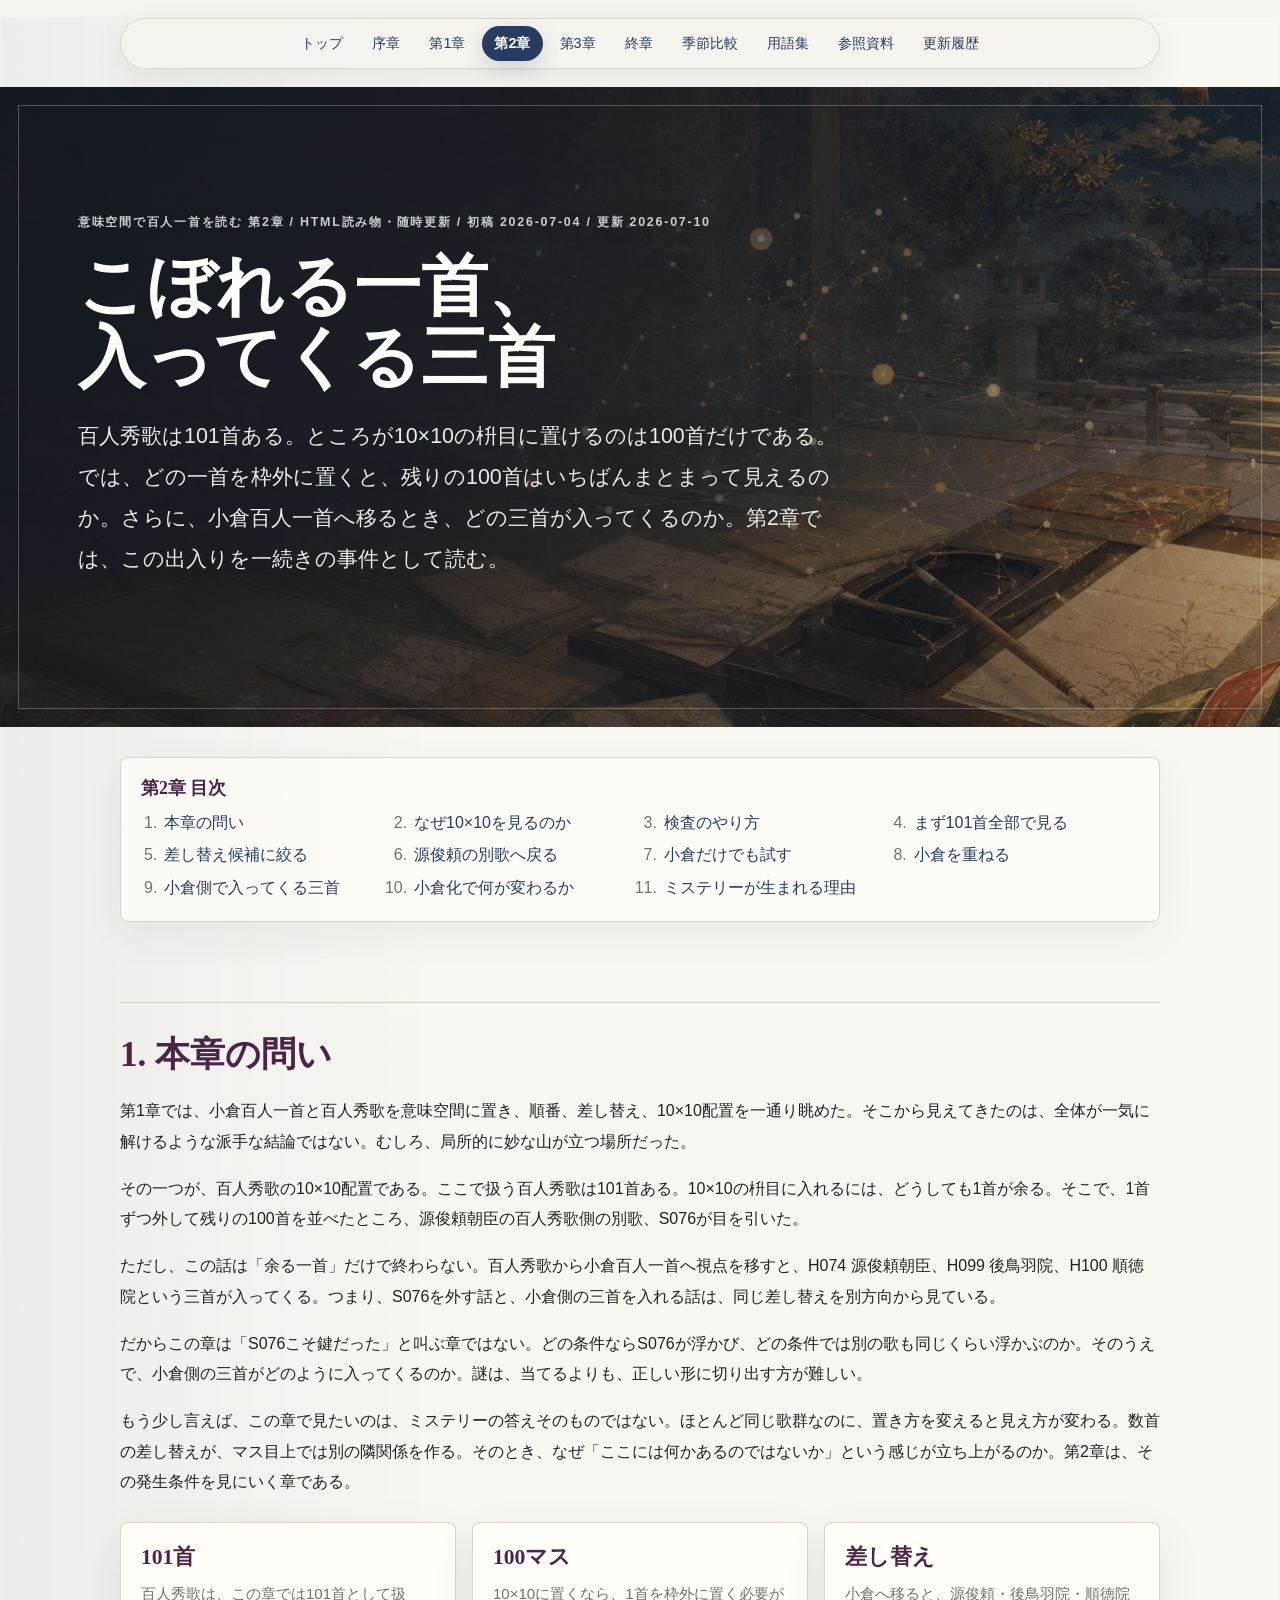
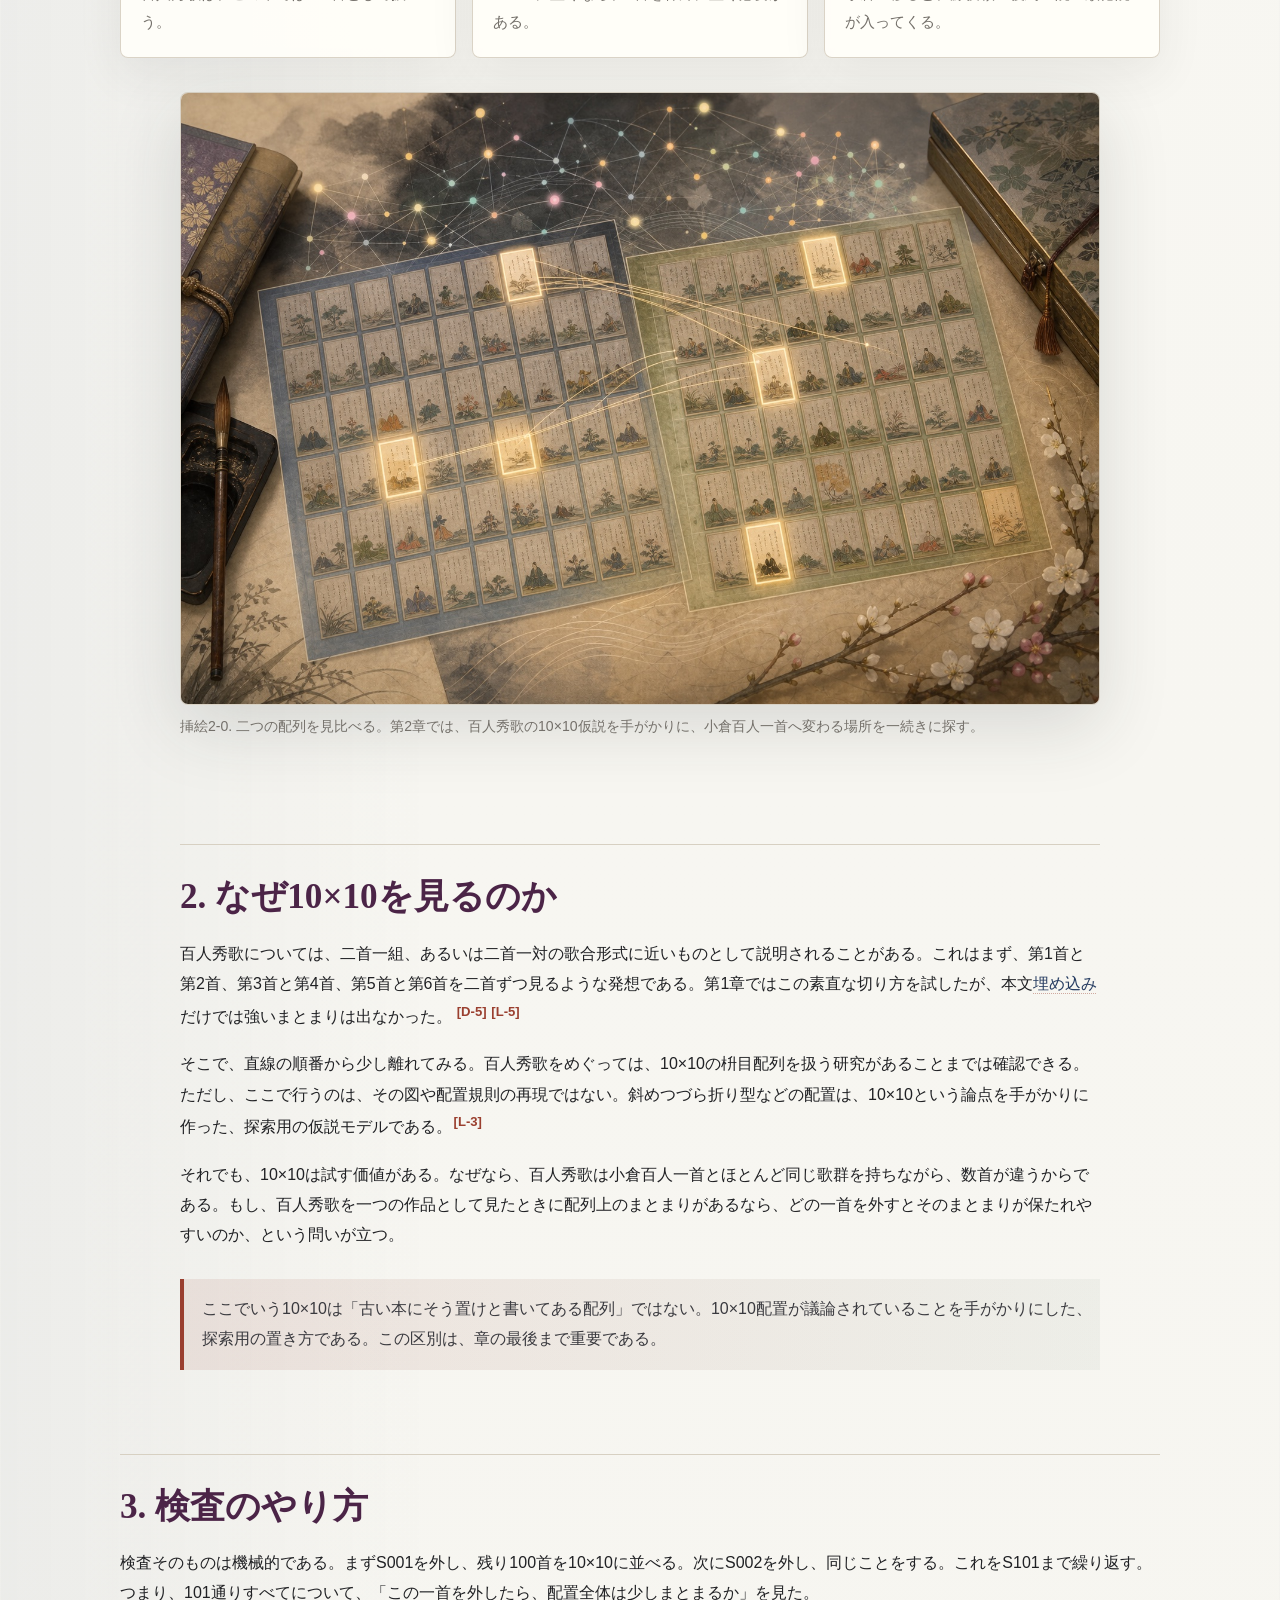
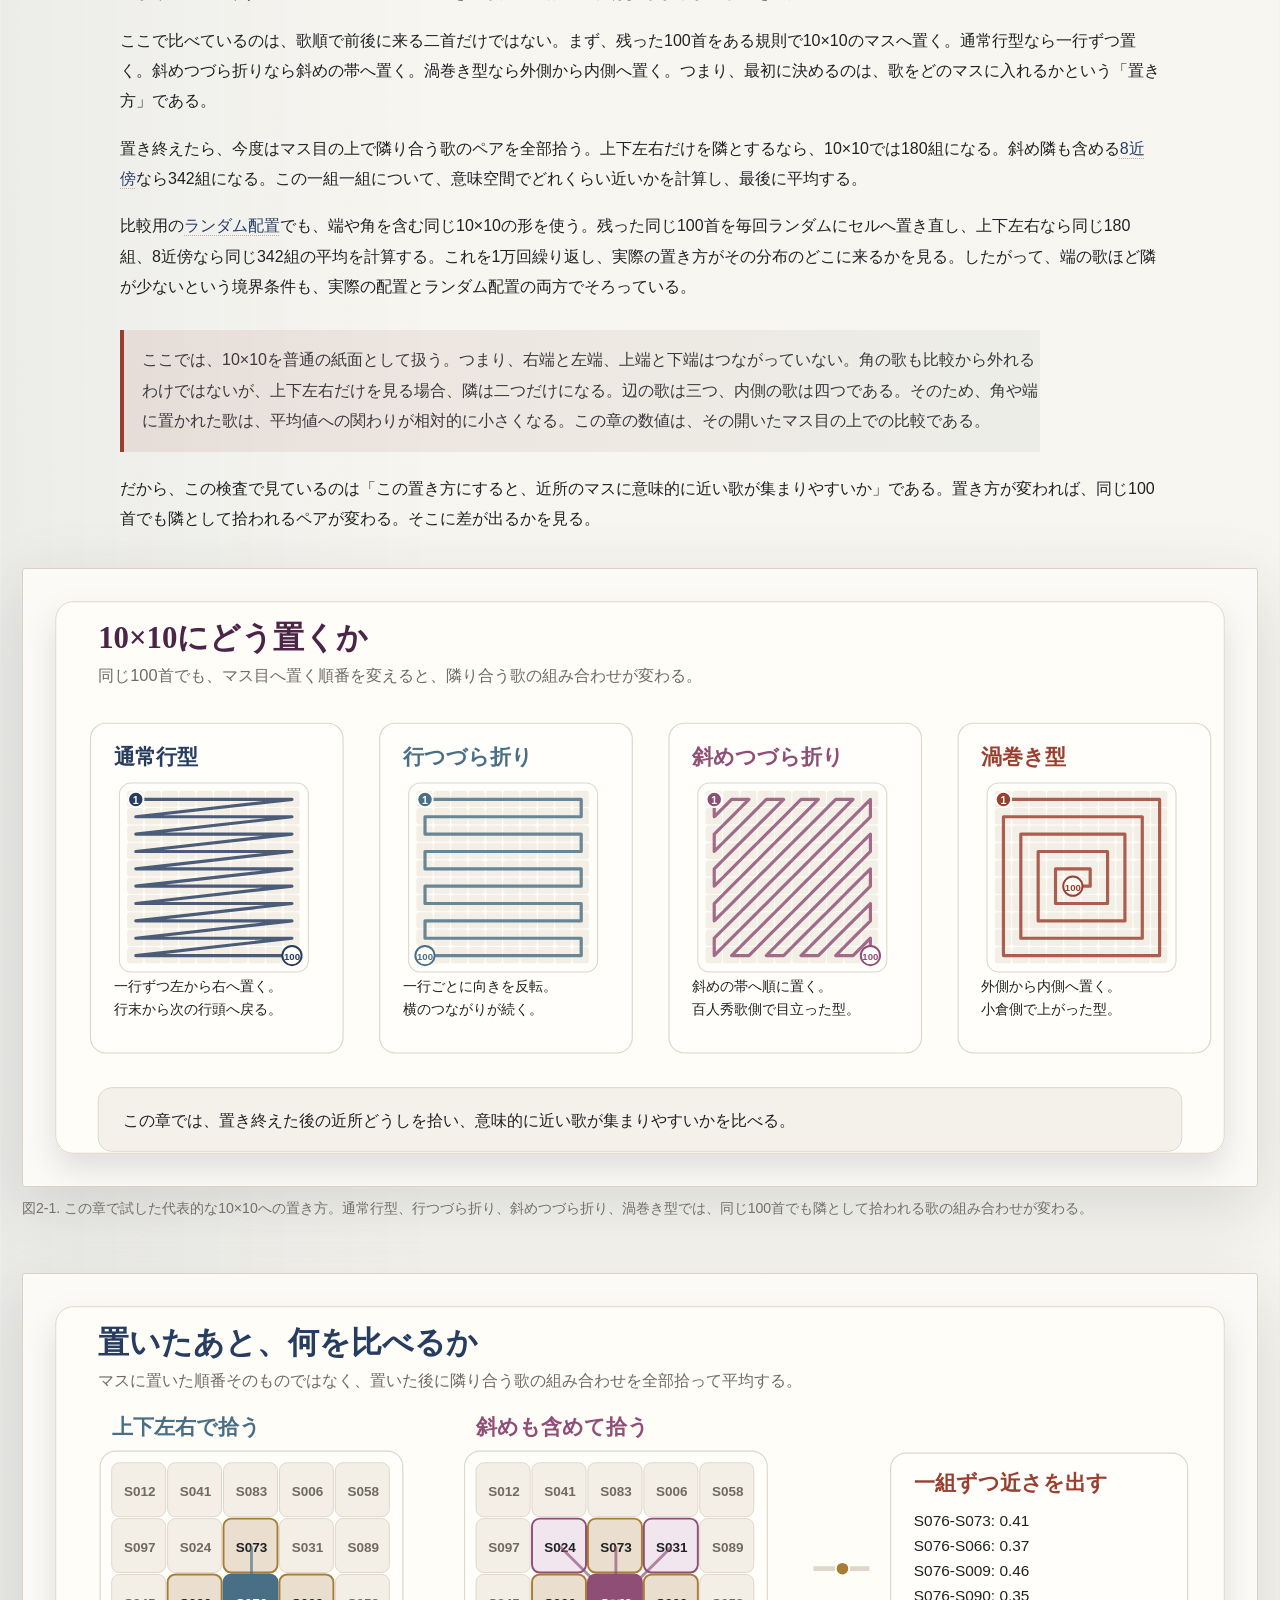
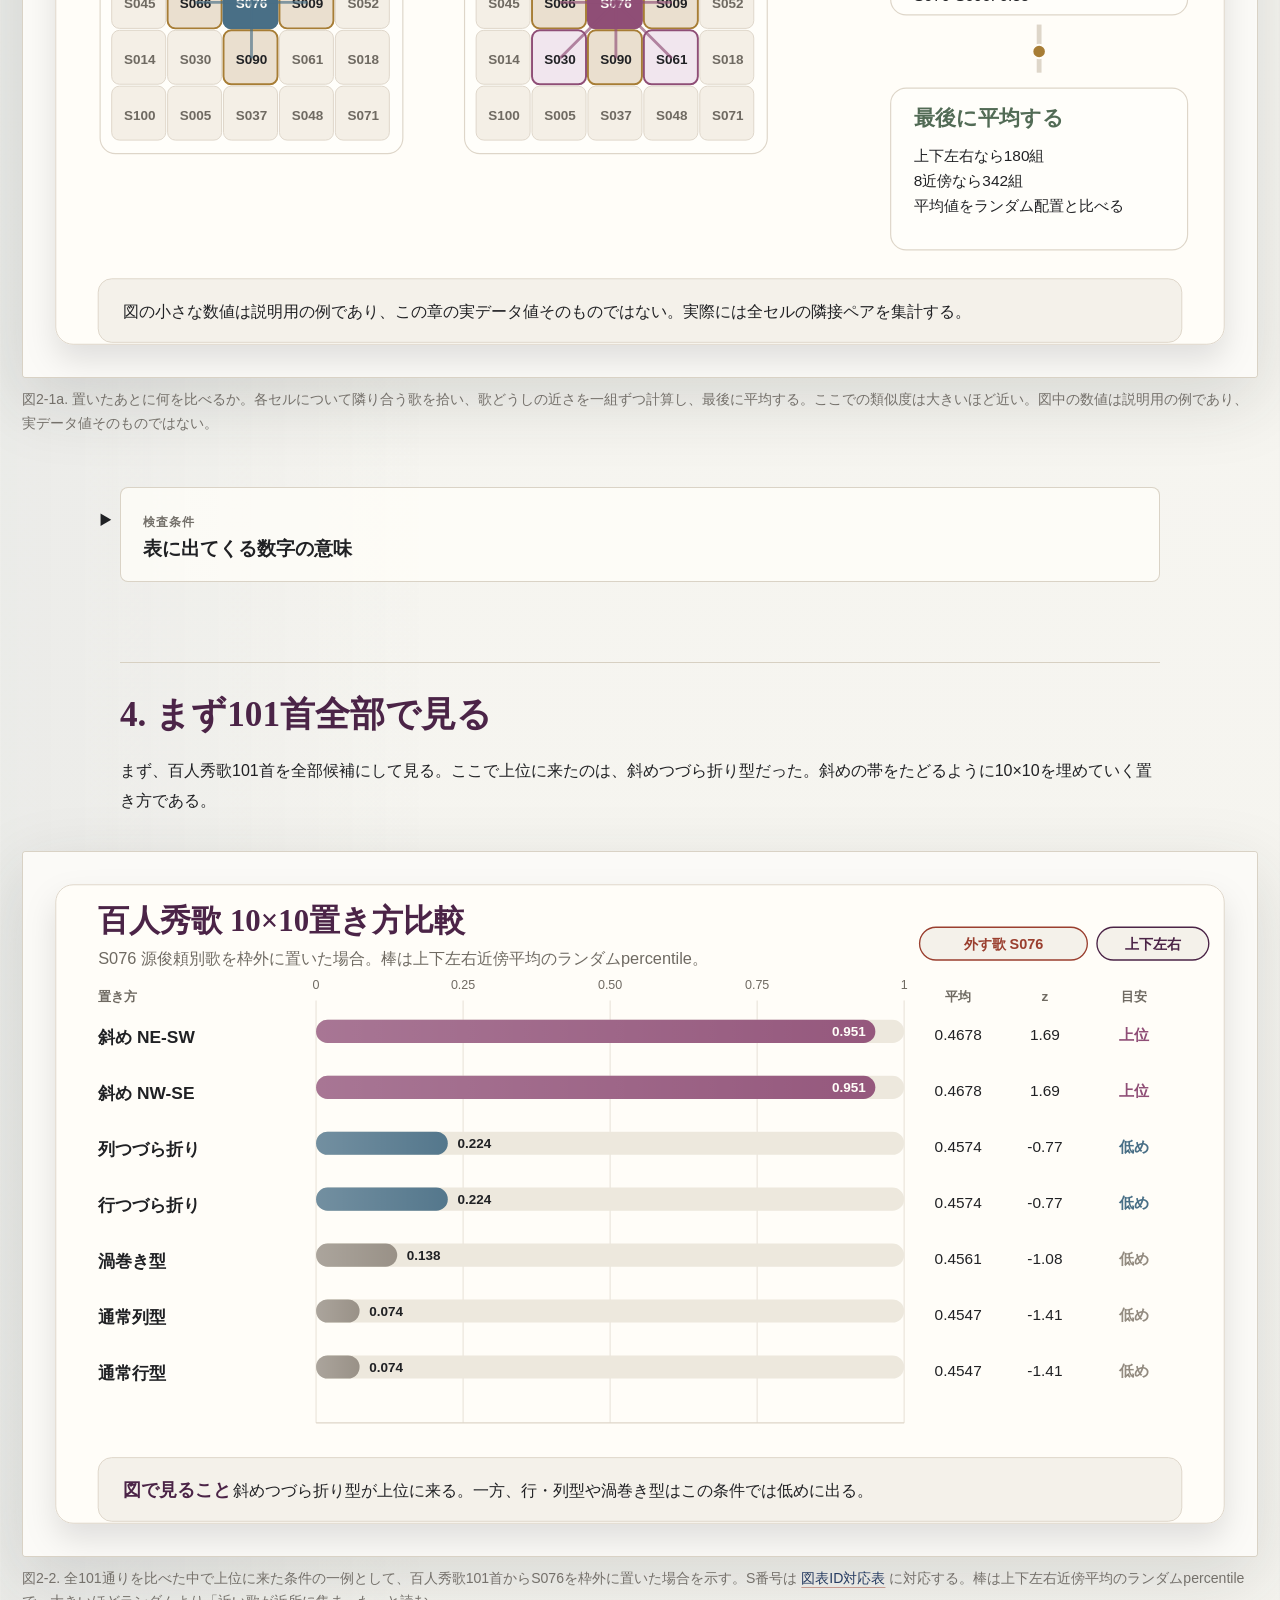
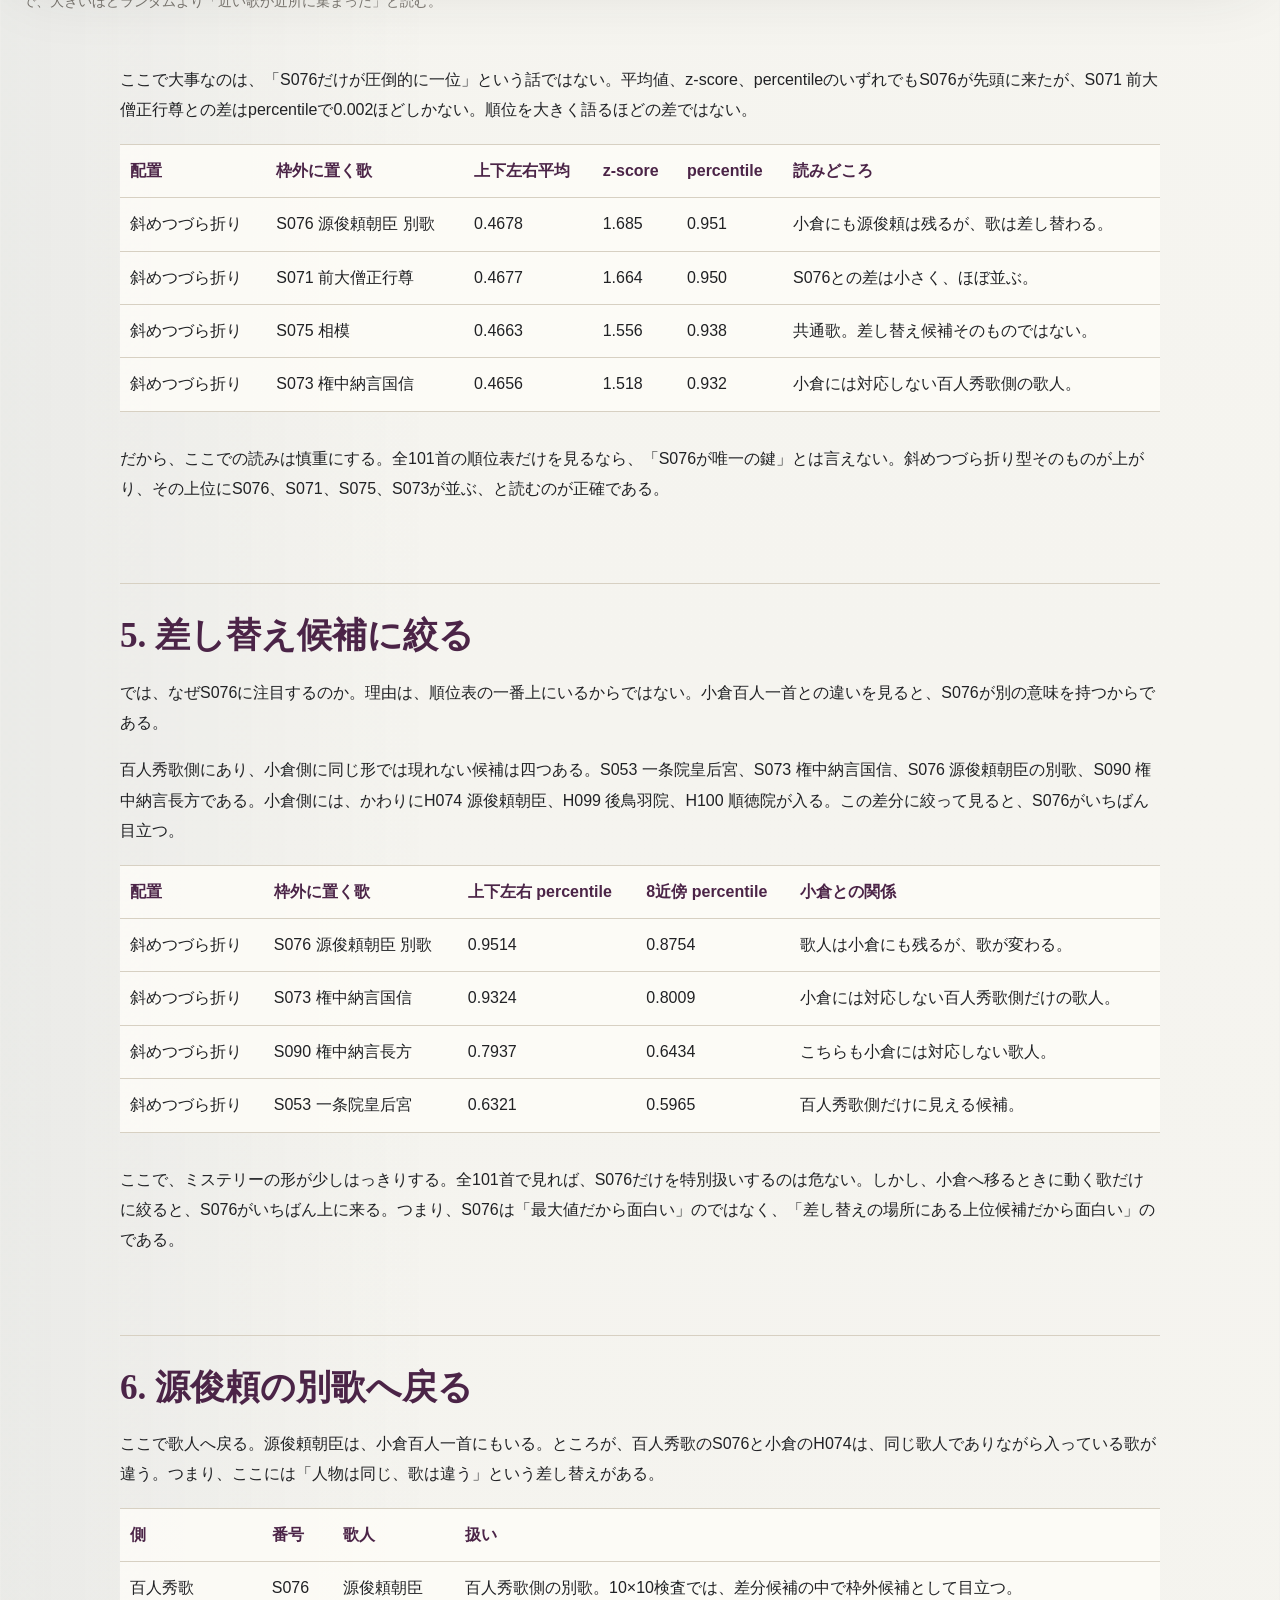
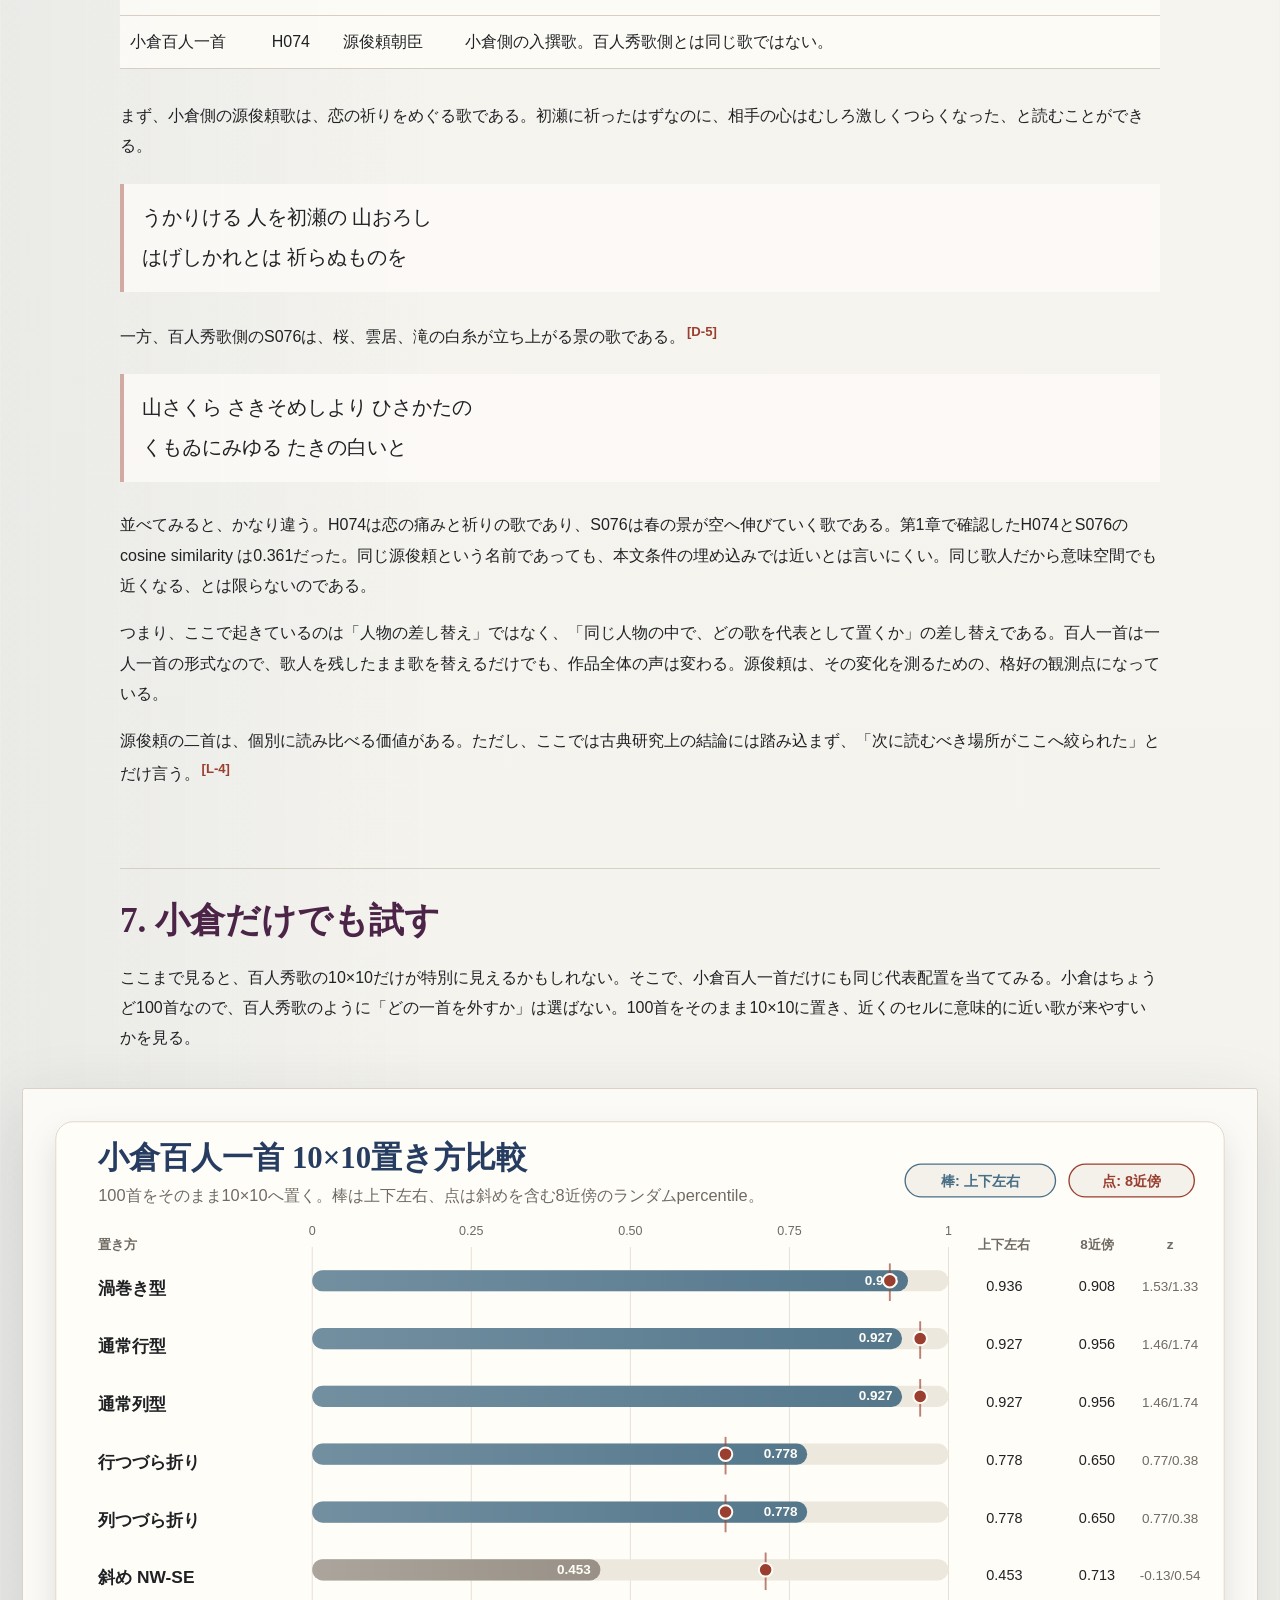
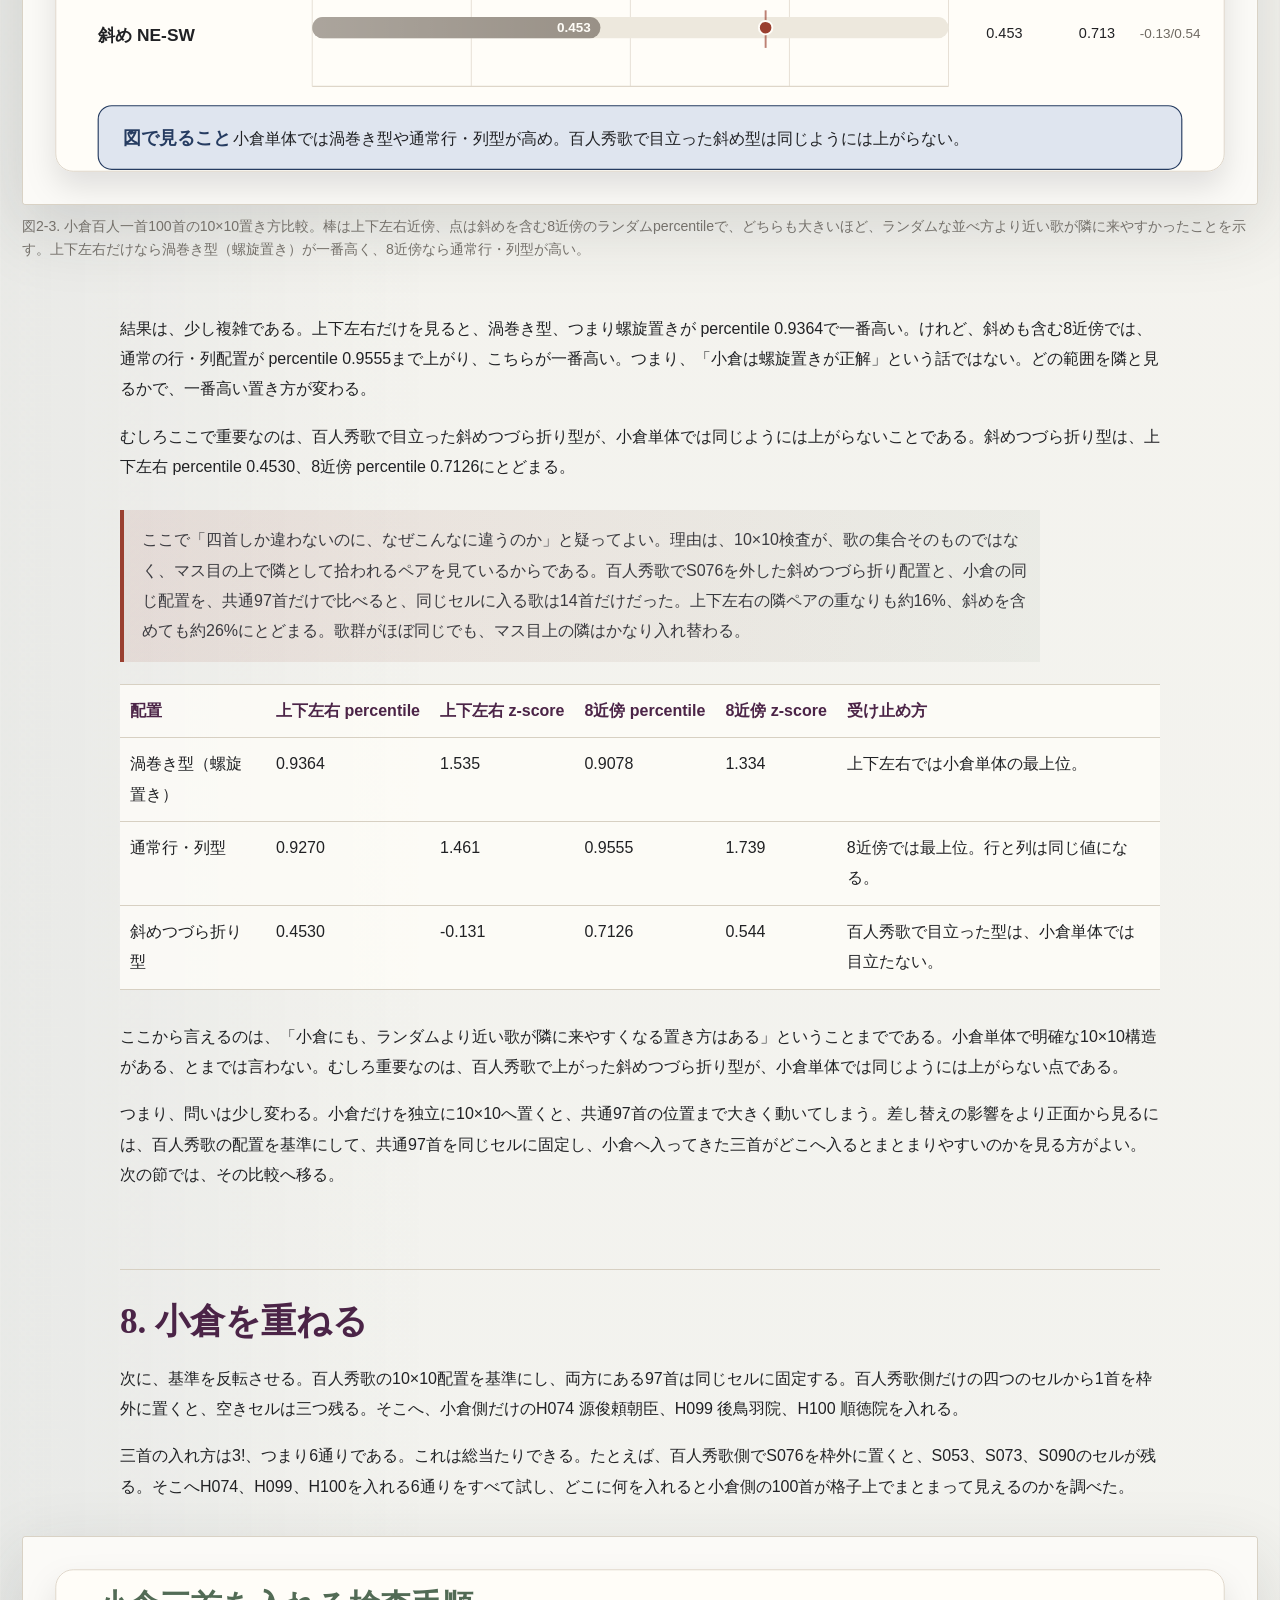
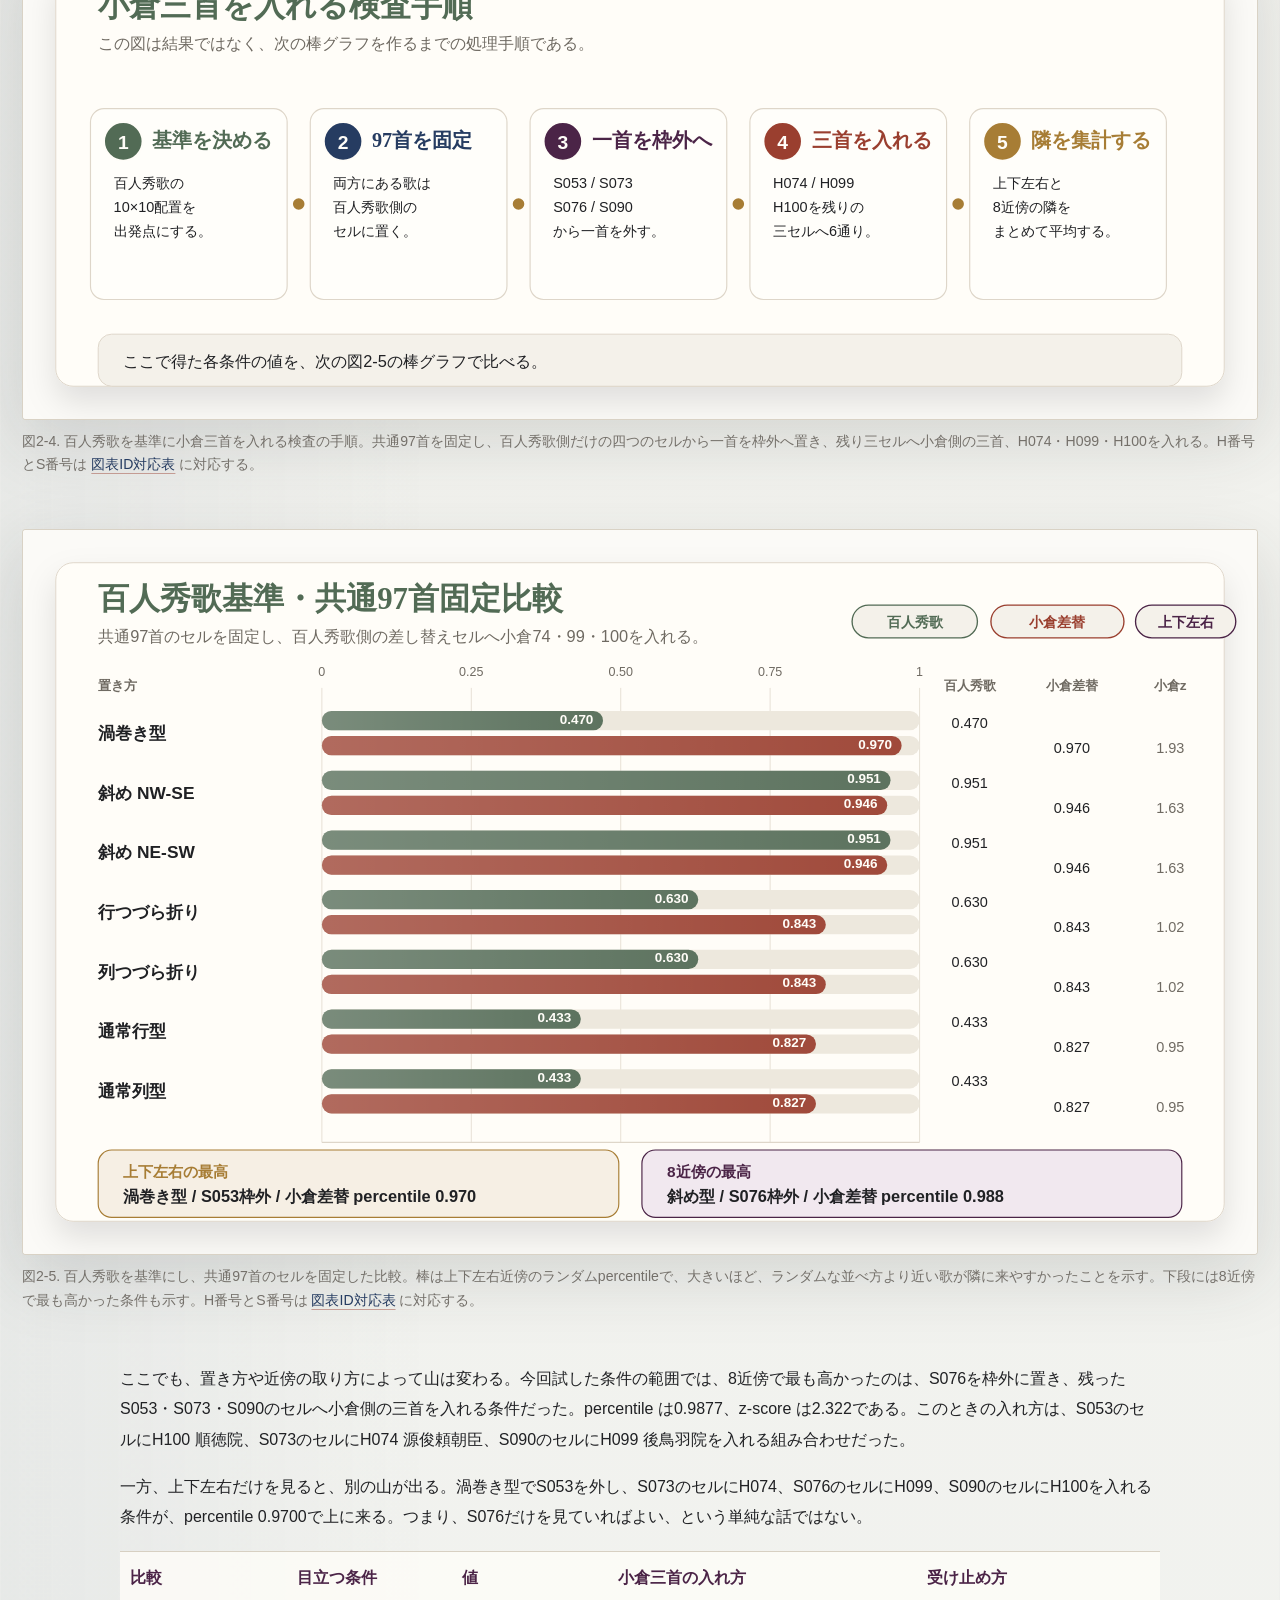
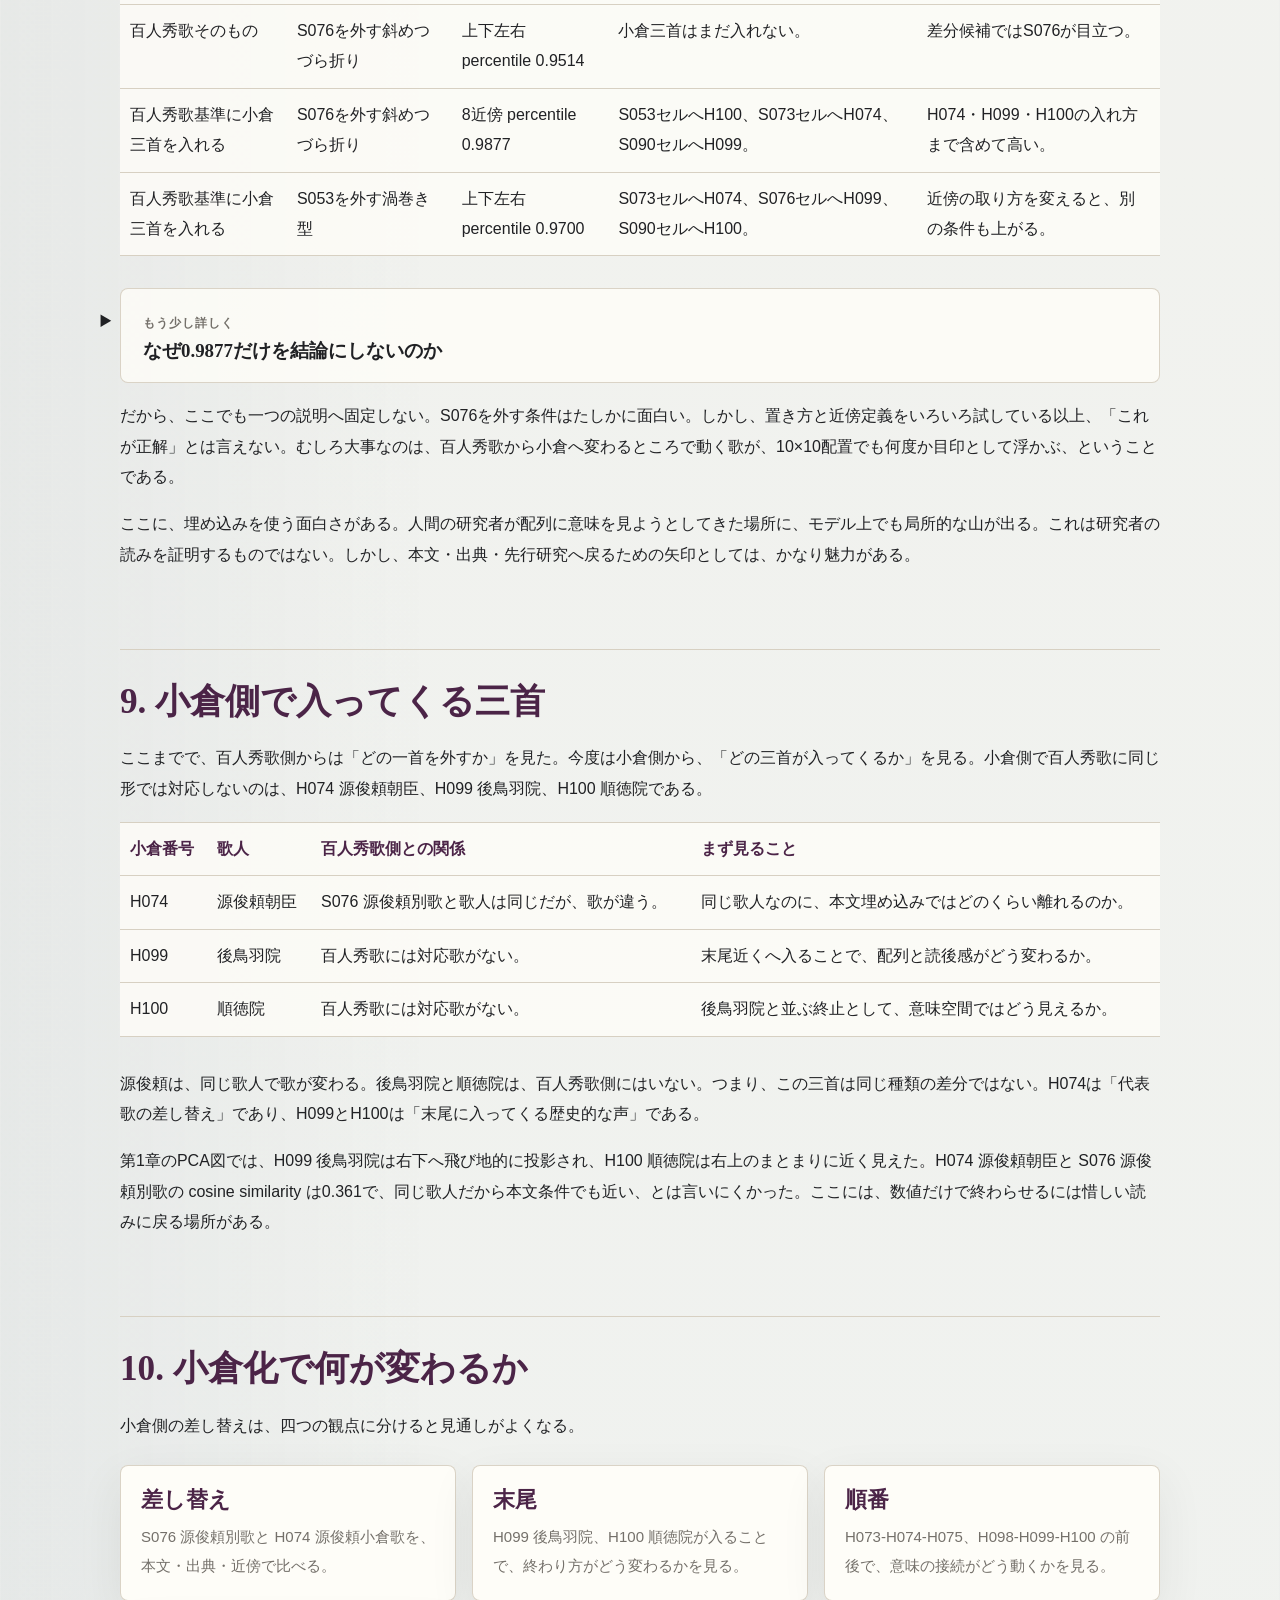
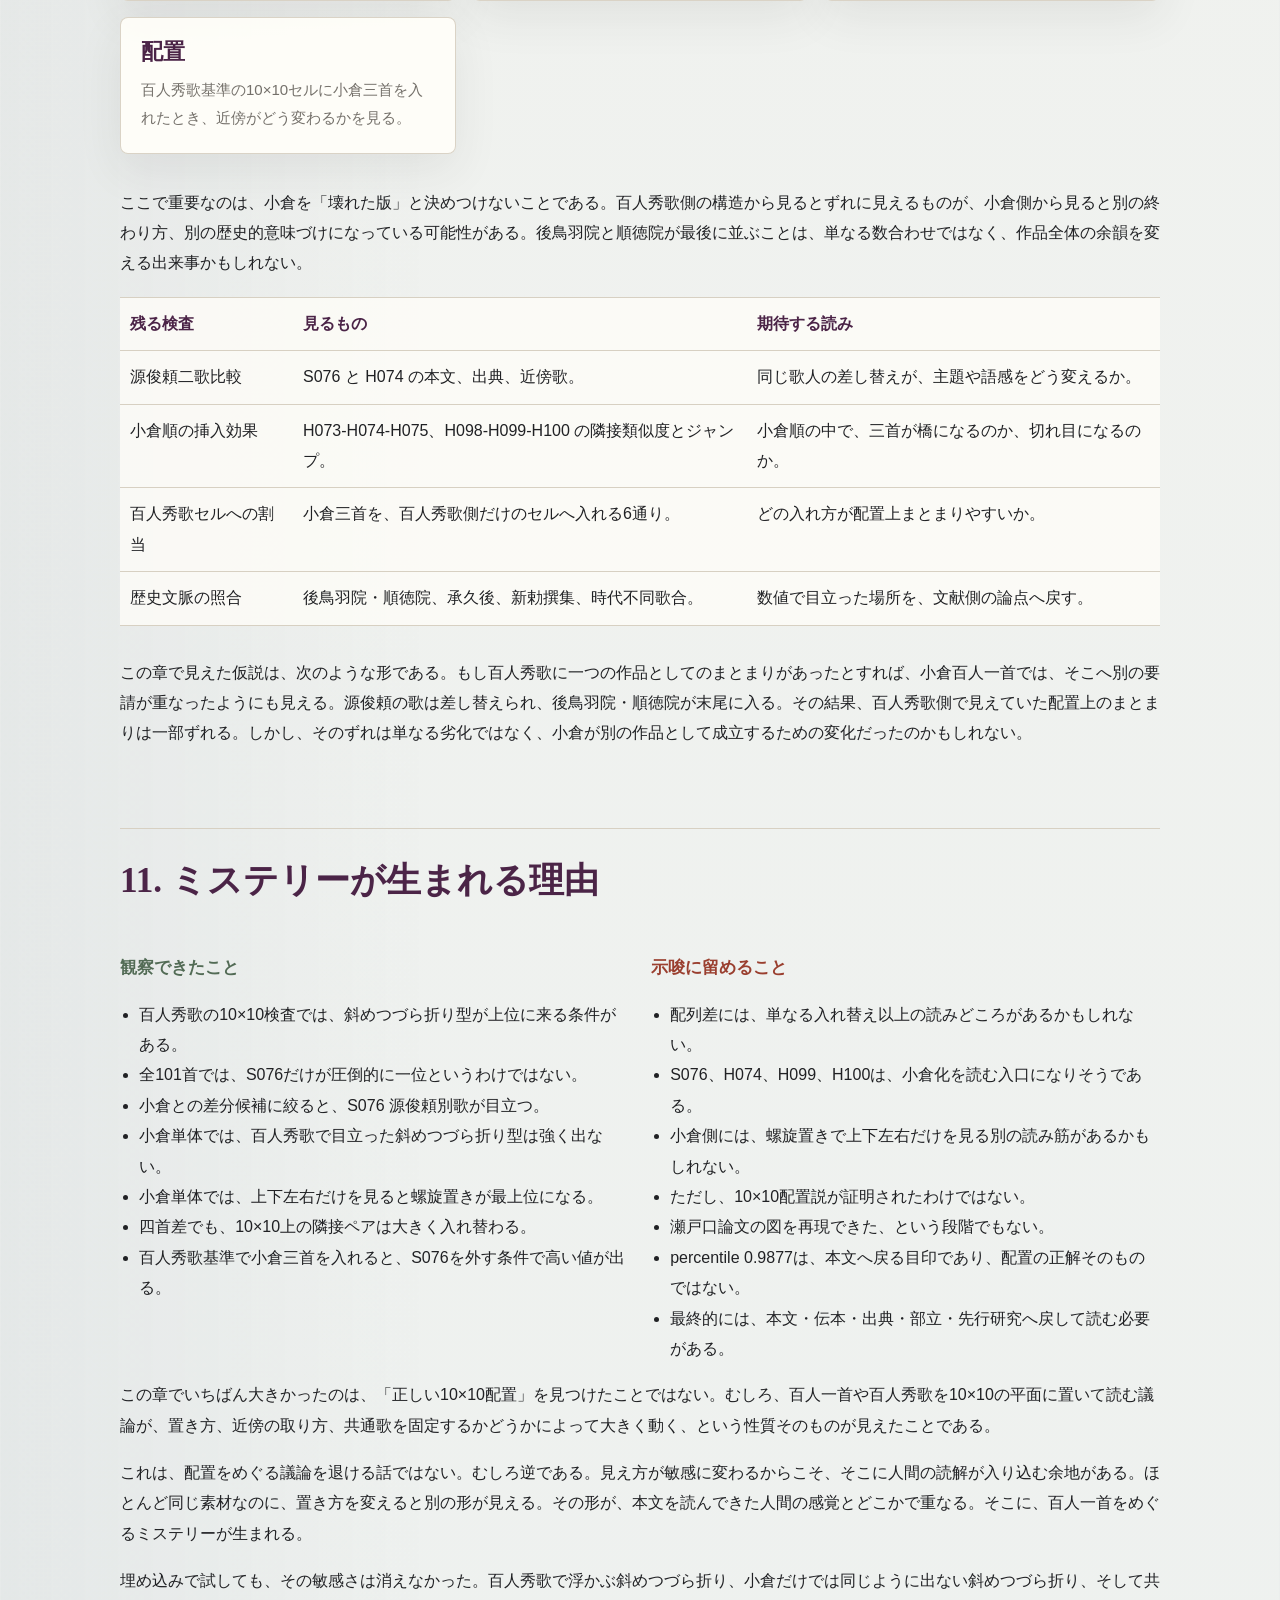
<file: docs/paper/2/index.html>
<!doctype html>
<html lang="ja">
  <head>
    <meta charset="utf-8" />
    <meta name="viewport" content="width=device-width, initial-scale=1" />
    <title>意味空間で百人一首を読む 第2章 | こぼれる一首、入ってくる三首</title>
    <meta name="description" content="百人秀歌101首から10×10の枠外に置く一首と、小倉百人一首へ入ってくる三首を探索する第2章。" />
    <link rel="canonical" href="https://dueyama.github.io/hyakunin-isshu-semantic-map/paper/2/" />
    <meta property="og:locale" content="ja_JP" />
    <meta property="og:type" content="article" />
    <meta property="og:title" content="第2章 こぼれる一首、入ってくる三首" />
    <meta property="og:description" content="10×10配置から、源俊頼の別歌と小倉側の三首を追う。" />
    <meta property="og:url" content="https://dueyama.github.io/hyakunin-isshu-semantic-map/paper/2/" />
    <meta property="og:image" content="https://dueyama.github.io/hyakunin-isshu-semantic-map/figures/hero-heian-semantic-map.jpg" />
    <meta name="twitter:card" content="summary_large_image" />
    <link rel="icon" type="image/svg+xml" href="../../favicon.svg" />
    <link rel="stylesheet" href="../../assets/reading.css?v=20260710-review" />
  </head>
  <body class="article article-two">
    <main>
      <nav>
        <a href="../../">トップ</a>
        <a href="../0/">序章</a>
        <a href="../">第1章</a>
        <a href="./" aria-current="page">第2章</a>
        <a href="../3/">第3章</a>
        <a href="../final/">終章</a>
        <a href="../seasons/">季節比較</a>
        <a href="../../glossary/">用語集</a>
        <a href="../../references/">参照資料</a>
        <a href="../../updates/">更新履歴</a>
      </nav>

      <header class="article-hero">
        <p class="meta">意味空間で百人一首を読む 第2章 / HTML読み物・随時更新 / 初稿 2026-07-04 / 更新 2026-07-10</p>
        <h1>こぼれる一首、<br />入ってくる三首</h1>
        <p class="lead">
          百人秀歌は101首ある。ところが10×10の枡目に置けるのは100首だけである。では、どの一首を枠外に置くと、残りの100首はいちばんまとまって見えるのか。さらに、小倉百人一首へ移るとき、どの三首が入ってくるのか。第2章では、この出入りを一続きの事件として読む。
        </p>
      </header>

      <div class="chapter-toc" role="navigation" aria-label="第2章の目次">
        <p class="toc-title">第2章 目次</p>
        <ol>
          <li><a href="#question">本章の問い</a></li>
          <li><a href="#why-grid">なぜ10×10を見るのか</a></li>
          <li><a href="#grid-test">検査のやり方</a></li>
          <li><a href="#all-candidates">まず101首全部で見る</a></li>
          <li><a href="#difference-candidates">差し替え候補に絞る</a></li>
          <li><a href="#toshiyori">源俊頼の別歌へ戻る</a></li>
          <li><a href="#ogura-alone">小倉だけでも試す</a></li>
          <li><a href="#ogura-overlay">小倉を重ねる</a></li>
          <li><a href="#ogura-three">小倉側で入ってくる三首</a></li>
          <li><a href="#what-changes">小倉化で何が変わるか</a></li>
          <li><a href="#chapter-result">ミステリーが生まれる理由</a></li>
        </ol>
      </div>

      <section id="question">
        <h2>1. 本章の問い</h2>
        <p>
          第1章では、小倉百人一首と百人秀歌を意味空間に置き、順番、差し替え、10×10配置を一通り眺めた。そこから見えてきたのは、全体が一気に解けるような派手な結論ではない。むしろ、局所的に妙な山が立つ場所だった。
        </p>
        <p>
          その一つが、百人秀歌の10×10配置である。ここで扱う百人秀歌は101首ある。10×10の枡目に入れるには、どうしても1首が余る。そこで、1首ずつ外して残りの100首を並べたところ、源俊頼朝臣の百人秀歌側の別歌、S076が目を引いた。
        </p>
        <p>
          ただし、この話は「余る一首」だけで終わらない。百人秀歌から小倉百人一首へ視点を移すと、H074 源俊頼朝臣、H099 後鳥羽院、H100 順徳院という三首が入ってくる。つまり、S076を外す話と、小倉側の三首を入れる話は、同じ差し替えを別方向から見ている。
        </p>
        <p>
          だからこの章は「S076こそ鍵だった」と叫ぶ章ではない。どの条件ならS076が浮かび、どの条件では別の歌も同じくらい浮かぶのか。そのうえで、小倉側の三首がどのように入ってくるのか。謎は、当てるよりも、正しい形に切り出す方が難しい。
        </p>
        <p>
          もう少し言えば、この章で見たいのは、ミステリーの答えそのものではない。ほとんど同じ歌群なのに、置き方を変えると見え方が変わる。数首の差し替えが、マス目上では別の隣関係を作る。そのとき、なぜ「ここには何かあるのではないか」という感じが立ち上がるのか。第2章は、その発生条件を見にいく章である。
        </p>
        <div class="grid">
          <div class="card">
            <b>101首</b>
            <span>百人秀歌は、この章では101首として扱う。</span>
          </div>
          <div class="card">
            <b>100マス</b>
            <span>10×10に置くなら、1首を枠外に置く必要がある。</span>
          </div>
          <div class="card">
            <b>差し替え</b>
            <span>小倉へ移ると、源俊頼・後鳥羽院・順徳院が入ってくる。</span>
          </div>
        </div>
        <figure class="article-illustration">
          <img loading="lazy" decoding="async" src="../../figures/illustration-shuka-grid-comparison.jpg" alt="二つの百首配列を見比べる平安風の挿絵" />
          <figcaption>
            挿絵2-0. 二つの配列を見比べる。第2章では、百人秀歌の10×10仮説を手がかりに、小倉百人一首へ変わる場所を一続きに探す。
          </figcaption>
        </figure>
      </section>

      <section id="why-grid">
        <h2>2. なぜ10×10を見るのか</h2>
        <p>
          百人秀歌については、二首一組、あるいは二首一対の歌合形式に近いものとして説明されることがある。これはまず、第1首と第2首、第3首と第4首、第5首と第6首を二首ずつ見るような発想である。第1章ではこの素直な切り方を試したが、本文<a class="term" href="../../glossary/#term-embedding">埋め込み</a>だけでは強いまとまりは出なかった。<a class="cite" href="../../references/#ref-g-5">[D-5]</a><a class="cite" href="../../references/#ref-g-34">[L-5]</a>
        </p>
        <p>
          そこで、直線の順番から少し離れてみる。百人秀歌をめぐっては、10×10の枡目配列を扱う研究があることまでは確認できる。ただし、ここで行うのは、その図や配置規則の再現ではない。斜めつづら折り型などの配置は、10×10という論点を手がかりに作った、探索用の仮説モデルである。<a class="cite" href="../../references/#ref-g-32">[L-3]</a>
        </p>
        <p>
          それでも、10×10は試す価値がある。なぜなら、百人秀歌は小倉百人一首とほとんど同じ歌群を持ちながら、数首が違うからである。もし、百人秀歌を一つの作品として見たときに配列上のまとまりがあるなら、どの一首を外すとそのまとまりが保たれやすいのか、という問いが立つ。
        </p>
        <p class="note">
          ここでいう10×10は「古い本にそう置けと書いてある配列」ではない。10×10配置が議論されていることを手がかりにした、探索用の置き方である。この区別は、章の最後まで重要である。
        </p>
      </section>

      <section id="grid-test">
        <h2>3. 検査のやり方</h2>
        <p>
          検査そのものは機械的である。まずS001を外し、残り100首を10×10に並べる。次にS002を外し、同じことをする。これをS101まで繰り返す。つまり、101通りすべてについて、「この一首を外したら、配置全体は少しまとまるか」を見た。
        </p>
        <p>
          ここで比べているのは、歌順で前後に来る二首だけではない。まず、残った100首をある規則で10×10のマスへ置く。通常行型なら一行ずつ置く。斜めつづら折りなら斜めの帯へ置く。渦巻き型なら外側から内側へ置く。つまり、最初に決めるのは、歌をどのマスに入れるかという「置き方」である。
        </p>
        <p>
          置き終えたら、今度はマス目の上で隣り合う歌のペアを全部拾う。上下左右だけを隣とするなら、10×10では180組になる。斜め隣も含める<a class="term" href="../../glossary/#term-neighborhood">8近傍</a>なら342組になる。この一組一組について、意味空間でどれくらい近いかを計算し、最後に平均する。
        </p>
        <p>
          比較用の<a class="term" href="../../glossary/#term-random-layout">ランダム配置</a>でも、端や角を含む同じ10×10の形を使う。残った同じ100首を毎回ランダムにセルへ置き直し、上下左右なら同じ180組、8近傍なら同じ342組の平均を計算する。これを1万回繰り返し、実際の置き方がその分布のどこに来るかを見る。したがって、端の歌ほど隣が少ないという境界条件も、実際の配置とランダム配置の両方でそろっている。
        </p>
        <p class="note">
          ここでは、10×10を普通の紙面として扱う。つまり、右端と左端、上端と下端はつながっていない。角の歌も比較から外れるわけではないが、上下左右だけを見る場合、隣は二つだけになる。辺の歌は三つ、内側の歌は四つである。そのため、角や端に置かれた歌は、平均値への関わりが相対的に小さくなる。この章の数値は、その開いたマス目の上での比較である。
        </p>
        <p>
          だから、この検査で見ているのは「この置き方にすると、近所のマスに意味的に近い歌が集まりやすいか」である。置き方が変われば、同じ100首でも隣として拾われるペアが変わる。そこに差が出るかを見る。
        </p>
        <figure class="figure-wide">
          <img loading="lazy" decoding="async" src="../../figures/layout-models-polished.svg" alt="10×10への置き方を示す図" />
          <figcaption>
            図2-1. この章で試した代表的な10×10への置き方。通常行型、行つづら折り、斜めつづら折り、渦巻き型では、同じ100首でも隣として拾われる歌の組み合わせが変わる。
          </figcaption>
        </figure>
        <figure class="figure-wide">
          <img loading="lazy" decoding="async" src="../../figures/grid-comparison-method-polished.svg" alt="10×10に置いたあと隣接ペアを集計して比較する手順の図" />
          <figcaption>
            図2-1a. 置いたあとに何を比べるか。各セルについて隣り合う歌を拾い、歌どうしの近さを一組ずつ計算し、最後に平均する。ここでの類似度は大きいほど近い。図中の数値は説明用の例であり、実データ値そのものではない。
          </figcaption>
        </figure>
        <details class="deep-dive">
          <summary><span>検査条件</span>表に出てくる数字の意味</summary>
          <p>
            近さは <a class="term" href="../../glossary/#term-cosine">cosine similarity</a> で測る。値が高いほど、本文条件では近い向きを向く歌どうしだと読む。第2章も、特に断らない限り <a class="term" href="../../glossary/#term-model-large-small"><code>text-embedding-3-small</code></a> の結果を見る。ただし10×10検査の類似度は、第1章の <code>original_kana</code> 条件ではなく、百人秀歌側と小倉側をそろえるための作業用本文表記 <code>original</code> 条件で再計算した値である。そのため、同じペアでも第1章の隣接表と小数値が一致しない場合がある。
          </p>
          <p>
            <a class="term" href="../../glossary/#term-percentile">percentile</a> は、ランダムな比較と比べた位置である。たとえば0.951なら、ランダム配置1万回の約95.1%より高かった、という意味になる。<a class="term" href="../../glossary/#term-z-score">z-score</a> は、ランダム平均からどれくらい離れているかを見る別の尺度である。
          </p>
          <div class="table-wrap">
            <table>
              <thead>
                <tr>
                  <th>数字</th>
                  <th>この章での読み方</th>
                  <th>近いのはどちらか</th>
                </tr>
              </thead>
              <tbody>
                <tr>
                  <td>cosine similarity / 類似度</td>
                  <td>二首の意味の向きがどれくらい似ているか。</td>
                  <td>大きいほど近い。</td>
                </tr>
                <tr>
                  <td>平均類似度</td>
                  <td>拾った隣接ペア全体の類似度平均。</td>
                  <td>大きいほど、近い歌が近所に集まりやすい。</td>
                </tr>
                <tr>
                  <td>percentile</td>
                  <td>ランダム比較の何割より上にいるか。</td>
                  <td>大きいほど、ランダムな並べ方より高い。</td>
                </tr>
                <tr>
                  <td>z-score</td>
                  <td>ランダム平均からどれくらい上に離れているか。</td>
                  <td>大きいほど、ランダム平均よりはっきり高い。</td>
                </tr>
                <tr>
                  <td>ユークリッド距離</td>
                  <td>ベクトルどうしの直線距離。</td>
                  <td>小さいほど近い。</td>
                </tr>
                <tr>
                  <td>PCA図上の見た目の距離</td>
                  <td>高次元空間を2次元に写した後の見え方。</td>
                  <td>参考にはなるが、近さの最終判定には使わない。</td>
                </tr>
              </tbody>
            </table>
          </div>
          <p>
            注意点は、たくさん試すほど高い値がどこかに出やすくなることである。外す歌、置き方、上下左右か8近傍かをいろいろ試しているので、最良値だけを見ると<a class="term" href="../../glossary/#term-selection-bias">選択バイアス</a>が入る。数字は、証明ではなく、読み戻る場所を探す目印として扱う。
          </p>
        </details>
      </section>

      <section id="all-candidates">
        <h2>4. まず101首全部で見る</h2>
        <p>
          まず、百人秀歌101首を全部候補にして見る。ここで上位に来たのは、斜めつづら折り型だった。斜めの帯をたどるように10×10を埋めていく置き方である。
        </p>
        <figure class="figure-wide">
          <img loading="lazy" decoding="async" src="../../figures/shuka-10x10-layout-polished.svg" alt="百人秀歌10×10置き方比較の横棒グラフ" />
          <figcaption>
            図2-2. 全101通りを比べた中で上位に来た条件の一例として、百人秀歌101首からS076を枠外に置いた場合を示す。S番号は <a href="../../references/#id-map">図表ID対応表</a> に対応する。棒は上下左右近傍平均のランダムpercentileで、大きいほどランダムより「近い歌が近所に集まった」と読む。
          </figcaption>
        </figure>
        <p>
          ここで大事なのは、「S076だけが圧倒的に一位」という話ではない。平均値、z-score、percentileのいずれでもS076が先頭に来たが、S071 前大僧正行尊との差はpercentileで0.002ほどしかない。順位を大きく語るほどの差ではない。
        </p>
        <div class="table-wrap">
          <table>
            <thead>
              <tr>
                <th>配置</th>
                <th>枠外に置く歌</th>
                <th>上下左右平均</th>
                <th>z-score</th>
                <th>percentile</th>
                <th>読みどころ</th>
              </tr>
            </thead>
            <tbody>
              <tr>
                <td>斜めつづら折り</td>
                <td>S076 源俊頼朝臣 別歌</td>
                <td>0.4678</td>
                <td>1.685</td>
                <td>0.951</td>
                <td>小倉にも源俊頼は残るが、歌は差し替わる。</td>
              </tr>
              <tr>
                <td>斜めつづら折り</td>
                <td>S071 前大僧正行尊</td>
                <td>0.4677</td>
                <td>1.664</td>
                <td>0.950</td>
                <td>S076との差は小さく、ほぼ並ぶ。</td>
              </tr>
              <tr>
                <td>斜めつづら折り</td>
                <td>S075 相模</td>
                <td>0.4663</td>
                <td>1.556</td>
                <td>0.938</td>
                <td>共通歌。差し替え候補そのものではない。</td>
              </tr>
              <tr>
                <td>斜めつづら折り</td>
                <td>S073 権中納言国信</td>
                <td>0.4656</td>
                <td>1.518</td>
                <td>0.932</td>
                <td>小倉には対応しない百人秀歌側の歌人。</td>
              </tr>
            </tbody>
          </table>
        </div>
        <p>
          だから、ここでの読みは慎重にする。全101首の順位表だけを見るなら、「S076が唯一の鍵」とは言えない。斜めつづら折り型そのものが上がり、その上位にS076、S071、S075、S073が並ぶ、と読むのが正確である。
        </p>
      </section>

      <section id="difference-candidates">
        <h2>5. 差し替え候補に絞る</h2>
        <p>
          では、なぜS076に注目するのか。理由は、順位表の一番上にいるからではない。小倉百人一首との違いを見ると、S076が別の意味を持つからである。
        </p>
        <p>
          百人秀歌側にあり、小倉側に同じ形では現れない候補は四つある。S053 一条院皇后宮、S073 権中納言国信、S076 源俊頼朝臣の別歌、S090 権中納言長方である。小倉側には、かわりにH074 源俊頼朝臣、H099 後鳥羽院、H100 順徳院が入る。この差分に絞って見ると、S076がいちばん目立つ。
        </p>
        <div class="table-wrap">
          <table>
            <thead>
              <tr>
                <th>配置</th>
                <th>枠外に置く歌</th>
                <th>上下左右 percentile</th>
                <th>8近傍 percentile</th>
                <th>小倉との関係</th>
              </tr>
            </thead>
            <tbody>
              <tr>
                <td>斜めつづら折り</td>
                <td>S076 源俊頼朝臣 別歌</td>
                <td>0.9514</td>
                <td>0.8754</td>
                <td>歌人は小倉にも残るが、歌が変わる。</td>
              </tr>
              <tr>
                <td>斜めつづら折り</td>
                <td>S073 権中納言国信</td>
                <td>0.9324</td>
                <td>0.8009</td>
                <td>小倉には対応しない百人秀歌側だけの歌人。</td>
              </tr>
              <tr>
                <td>斜めつづら折り</td>
                <td>S090 権中納言長方</td>
                <td>0.7937</td>
                <td>0.6434</td>
                <td>こちらも小倉には対応しない歌人。</td>
              </tr>
              <tr>
                <td>斜めつづら折り</td>
                <td>S053 一条院皇后宮</td>
                <td>0.6321</td>
                <td>0.5965</td>
                <td>百人秀歌側だけに見える候補。</td>
              </tr>
            </tbody>
          </table>
        </div>
        <p>
          ここで、ミステリーの形が少しはっきりする。全101首で見れば、S076だけを特別扱いするのは危ない。しかし、小倉へ移るときに動く歌だけに絞ると、S076がいちばん上に来る。つまり、S076は「最大値だから面白い」のではなく、「差し替えの場所にある上位候補だから面白い」のである。
        </p>
      </section>

      <section id="toshiyori">
        <h2>6. 源俊頼の別歌へ戻る</h2>
        <p>
          ここで歌人へ戻る。源俊頼朝臣は、小倉百人一首にもいる。ところが、百人秀歌のS076と小倉のH074は、同じ歌人でありながら入っている歌が違う。つまり、ここには「人物は同じ、歌は違う」という差し替えがある。
        </p>
        <div class="table-wrap">
          <table>
            <thead>
              <tr>
                <th>側</th>
                <th>番号</th>
                <th>歌人</th>
                <th>扱い</th>
              </tr>
            </thead>
            <tbody>
              <tr>
                <td>百人秀歌</td>
                <td>S076</td>
                <td>源俊頼朝臣</td>
                <td>百人秀歌側の別歌。10×10検査では、差分候補の中で枠外候補として目立つ。</td>
              </tr>
              <tr>
                <td>小倉百人一首</td>
                <td>H074</td>
                <td>源俊頼朝臣</td>
                <td>小倉側の入撰歌。百人秀歌側とは同じ歌ではない。</td>
              </tr>
            </tbody>
          </table>
        </div>
        <p>
          まず、小倉側の源俊頼歌は、恋の祈りをめぐる歌である。初瀬に祈ったはずなのに、相手の心はむしろ激しくつらくなった、と読むことができる。
        </p>
        <blockquote class="waka-quote">
          うかりける 人を初瀬の 山おろし<br />
          はげしかれとは 祈らぬものを
        </blockquote>
        <p>
          一方、百人秀歌側のS076は、桜、雲居、滝の白糸が立ち上がる景の歌である。<a class="cite" href="../../references/#ref-g-5">[D-5]</a>
        </p>
        <blockquote class="waka-quote">
          山さくら さきそめしより ひさかたの<br />
          くもゐにみゆる たきの白いと
        </blockquote>
        <p>
          並べてみると、かなり違う。H074は恋の痛みと祈りの歌であり、S076は春の景が空へ伸びていく歌である。第1章で確認したH074とS076の cosine similarity は0.361だった。同じ源俊頼という名前であっても、本文条件の埋め込みでは近いとは言いにくい。同じ歌人だから意味空間でも近くなる、とは限らないのである。
        </p>
        <p>
          つまり、ここで起きているのは「人物の差し替え」ではなく、「同じ人物の中で、どの歌を代表として置くか」の差し替えである。百人一首は一人一首の形式なので、歌人を残したまま歌を替えるだけでも、作品全体の声は変わる。源俊頼は、その変化を測るための、格好の観測点になっている。
        </p>
        <p>
          源俊頼の二首は、個別に読み比べる価値がある。ただし、ここでは古典研究上の結論には踏み込まず、「次に読むべき場所がここへ絞られた」とだけ言う。<a class="cite" href="../../references/#ref-g-33">[L-4]</a>
        </p>
      </section>

      <section id="ogura-alone">
        <h2>7. 小倉だけでも試す</h2>
        <p>
          ここまで見ると、百人秀歌の10×10だけが特別に見えるかもしれない。そこで、小倉百人一首だけにも同じ代表配置を当ててみる。小倉はちょうど100首なので、百人秀歌のように「どの一首を外すか」は選ばない。100首をそのまま10×10に置き、近くのセルに意味的に近い歌が来やすいかを見る。
        </p>
        <figure class="figure-wide">
          <img loading="lazy" decoding="async" src="../../figures/ogura-10x10-layout-polished.svg" alt="小倉百人一首10×10置き方比較の横棒グラフ" />
          <figcaption>
            図2-3. 小倉百人一首100首の10×10置き方比較。棒は上下左右近傍、点は斜めを含む8近傍のランダムpercentileで、どちらも大きいほど、ランダムな並べ方より近い歌が隣に来やすかったことを示す。上下左右だけなら渦巻き型（螺旋置き）が一番高く、8近傍なら通常行・列型が高い。
          </figcaption>
        </figure>
        <p>
          結果は、少し複雑である。上下左右だけを見ると、渦巻き型、つまり螺旋置きが percentile 0.9364で一番高い。けれど、斜めも含む8近傍では、通常の行・列配置が percentile 0.9555まで上がり、こちらが一番高い。つまり、「小倉は螺旋置きが正解」という話ではない。どの範囲を隣と見るかで、一番高い置き方が変わる。
        </p>
        <p>
          むしろここで重要なのは、百人秀歌で目立った斜めつづら折り型が、小倉単体では同じようには上がらないことである。斜めつづら折り型は、上下左右 percentile 0.4530、8近傍 percentile 0.7126にとどまる。
        </p>
        <p class="note">
          ここで「四首しか違わないのに、なぜこんなに違うのか」と疑ってよい。理由は、10×10検査が、歌の集合そのものではなく、マス目の上で隣として拾われるペアを見ているからである。百人秀歌でS076を外した斜めつづら折り配置と、小倉の同じ配置を、共通97首だけで比べると、同じセルに入る歌は14首だけだった。上下左右の隣ペアの重なりも約16%、斜めを含めても約26%にとどまる。歌群がほぼ同じでも、マス目上の隣はかなり入れ替わる。
        </p>
        <div class="table-wrap">
          <table>
            <thead>
              <tr>
                <th>配置</th>
                <th>上下左右 percentile</th>
                <th>上下左右 z-score</th>
                <th>8近傍 percentile</th>
                <th>8近傍 z-score</th>
                <th>受け止め方</th>
              </tr>
            </thead>
            <tbody>
              <tr>
                <td>渦巻き型（螺旋置き）</td>
                <td>0.9364</td>
                <td>1.535</td>
                <td>0.9078</td>
                <td>1.334</td>
                <td>上下左右では小倉単体の最上位。</td>
              </tr>
              <tr>
                <td>通常行・列型</td>
                <td>0.9270</td>
                <td>1.461</td>
                <td>0.9555</td>
                <td>1.739</td>
                <td>8近傍では最上位。行と列は同じ値になる。</td>
              </tr>
              <tr>
                <td>斜めつづら折り型</td>
                <td>0.4530</td>
                <td>-0.131</td>
                <td>0.7126</td>
                <td>0.544</td>
                <td>百人秀歌で目立った型は、小倉単体では目立たない。</td>
              </tr>
            </tbody>
          </table>
        </div>
        <p>
          ここから言えるのは、「小倉にも、ランダムより近い歌が隣に来やすくなる置き方はある」ということまでである。小倉単体で明確な10×10構造がある、とまでは言わない。むしろ重要なのは、百人秀歌で上がった斜めつづら折り型が、小倉単体では同じようには上がらない点である。
        </p>
        <p>
          つまり、問いは少し変わる。小倉だけを独立に10×10へ置くと、共通97首の位置まで大きく動いてしまう。差し替えの影響をより正面から見るには、百人秀歌の配置を基準にして、共通97首を同じセルに固定し、小倉へ入ってきた三首がどこへ入るとまとまりやすいのかを見る方がよい。次の節では、その比較へ移る。
        </p>
      </section>

      <section id="ogura-overlay">
        <h2>8. 小倉を重ねる</h2>
        <p>
          次に、基準を反転させる。百人秀歌の10×10配置を基準にし、両方にある97首は同じセルに固定する。百人秀歌側だけの四つのセルから1首を枠外に置くと、空きセルは三つ残る。そこへ、小倉側だけのH074 源俊頼朝臣、H099 後鳥羽院、H100 順徳院を入れる。
        </p>
        <p>
          三首の入れ方は3!、つまり6通りである。これは総当たりできる。たとえば、百人秀歌側でS076を枠外に置くと、S053、S073、S090のセルが残る。そこへH074、H099、H100を入れる6通りをすべて試し、どこに何を入れると小倉側の100首が格子上でまとまって見えるのかを調べた。
        </p>
        <figure class="figure-wide">
          <img loading="lazy" decoding="async" src="../../figures/shuka-overlay-workflow-polished.svg" alt="百人秀歌基準で小倉三首を入れる検査手順の図" />
          <figcaption>
            図2-4. 百人秀歌を基準に小倉三首を入れる検査の手順。共通97首を固定し、百人秀歌側だけの四つのセルから一首を枠外へ置き、残り三セルへ小倉側の三首、H074・H099・H100を入れる。H番号とS番号は <a href="../../references/#id-map">図表ID対応表</a> に対応する。
          </figcaption>
        </figure>
        <figure class="figure-wide">
          <img loading="lazy" decoding="async" src="../../figures/shuka-base-shared-cell-polished.svg" alt="百人秀歌基準で共通97首を固定した10×10比較の横棒グラフ" />
          <figcaption>
            図2-5. 百人秀歌を基準にし、共通97首のセルを固定した比較。棒は上下左右近傍のランダムpercentileで、大きいほど、ランダムな並べ方より近い歌が隣に来やすかったことを示す。下段には8近傍で最も高かった条件も示す。H番号とS番号は <a href="../../references/#id-map">図表ID対応表</a> に対応する。
          </figcaption>
        </figure>
        <p>
          ここでも、置き方や近傍の取り方によって山は変わる。今回試した条件の範囲では、8近傍で最も高かったのは、S076を枠外に置き、残ったS053・S073・S090のセルへ小倉側の三首を入れる条件だった。percentile は0.9877、z-score は2.322である。このときの入れ方は、S053のセルにH100 順徳院、S073のセルにH074 源俊頼朝臣、S090のセルにH099 後鳥羽院を入れる組み合わせだった。
        </p>
        <p>
          一方、上下左右だけを見ると、別の山が出る。渦巻き型でS053を外し、S073のセルにH074、S076のセルにH099、S090のセルにH100を入れる条件が、percentile 0.9700で上に来る。つまり、S076だけを見ていればよい、という単純な話ではない。
        </p>
        <div class="table-wrap">
          <table>
            <thead>
              <tr>
                <th>比較</th>
                <th>目立つ条件</th>
                <th>値</th>
                <th>小倉三首の入れ方</th>
                <th>受け止め方</th>
              </tr>
            </thead>
            <tbody>
              <tr>
                <td>百人秀歌そのもの</td>
                <td>S076を外す斜めつづら折り</td>
                <td>上下左右 percentile 0.9514</td>
                <td>小倉三首はまだ入れない。</td>
                <td>差分候補ではS076が目立つ。</td>
              </tr>
              <tr>
                <td>百人秀歌基準に小倉三首を入れる</td>
                <td>S076を外す斜めつづら折り</td>
                <td>8近傍 percentile 0.9877</td>
                <td>S053セルへH100、S073セルへH074、S090セルへH099。</td>
                <td>H074・H099・H100の入れ方まで含めて高い。</td>
              </tr>
              <tr>
                <td>百人秀歌基準に小倉三首を入れる</td>
                <td>S053を外す渦巻き型</td>
                <td>上下左右 percentile 0.9700</td>
                <td>S073セルへH074、S076セルへH099、S090セルへH100。</td>
                <td>近傍の取り方を変えると、別の条件も上がる。</td>
              </tr>
            </tbody>
          </table>
        </div>
        <details class="deep-dive">
          <summary><span>もう少し詳しく</span>なぜ0.9877だけを結論にしないのか</summary>
          <p>
            percentile 0.9877は、ランダム配置1万回の98.77%より高かった、という意味である。数字だけならかなり高い。しかしここでは、置き方、枠外に置く歌、近傍の取り方、三首の入れ方を複数試している。たくさん試したあとで最も高い値だけを見ると、偶然高く出た条件を大きく見てしまう。
          </p>
          <p>
            だから、この値は「証明」ではない。より正確には、「百人秀歌の斜めつづら折り型を基準にし、S076を外し、小倉側三首を特定のセルに入れると、8近傍では近い歌が隣に来やすかった」という観察である。読み物として面白いのは、その山が源俊頼、後鳥羽院、順徳院という差し替えの焦点に重なっている点である。
          </p>
        </details>
        <p>
          だから、ここでも一つの説明へ固定しない。S076を外す条件はたしかに面白い。しかし、置き方と近傍定義をいろいろ試している以上、「これが正解」とは言えない。むしろ大事なのは、百人秀歌から小倉へ変わるところで動く歌が、10×10配置でも何度か目印として浮かぶ、ということである。
        </p>
        <p>
          ここに、埋め込みを使う面白さがある。人間の研究者が配列に意味を見ようとしてきた場所に、モデル上でも局所的な山が出る。これは研究者の読みを証明するものではない。しかし、本文・出典・先行研究へ戻るための矢印としては、かなり魅力がある。
        </p>
      </section>

      <section id="ogura-three">
        <h2>9. 小倉側で入ってくる三首</h2>
        <p>
          ここまでで、百人秀歌側からは「どの一首を外すか」を見た。今度は小倉側から、「どの三首が入ってくるか」を見る。小倉側で百人秀歌に同じ形では対応しないのは、H074 源俊頼朝臣、H099 後鳥羽院、H100 順徳院である。
        </p>
        <div class="table-wrap">
          <table>
            <thead>
              <tr>
                <th>小倉番号</th>
                <th>歌人</th>
                <th>百人秀歌側との関係</th>
                <th>まず見ること</th>
              </tr>
            </thead>
            <tbody>
              <tr>
                <td>H074</td>
                <td>源俊頼朝臣</td>
                <td>S076 源俊頼別歌と歌人は同じだが、歌が違う。</td>
                <td>同じ歌人なのに、本文埋め込みではどのくらい離れるのか。</td>
              </tr>
              <tr>
                <td>H099</td>
                <td>後鳥羽院</td>
                <td>百人秀歌には対応歌がない。</td>
                <td>末尾近くへ入ることで、配列と読後感がどう変わるか。</td>
              </tr>
              <tr>
                <td>H100</td>
                <td>順徳院</td>
                <td>百人秀歌には対応歌がない。</td>
                <td>後鳥羽院と並ぶ終止として、意味空間ではどう見えるか。</td>
              </tr>
            </tbody>
          </table>
        </div>
        <p>
          源俊頼は、同じ歌人で歌が変わる。後鳥羽院と順徳院は、百人秀歌側にはいない。つまり、この三首は同じ種類の差分ではない。H074は「代表歌の差し替え」であり、H099とH100は「末尾に入ってくる歴史的な声」である。
        </p>
        <p>
          第1章のPCA図では、H099 後鳥羽院は右下へ飛び地的に投影され、H100 順徳院は右上のまとまりに近く見えた。H074 源俊頼朝臣と S076 源俊頼別歌の cosine similarity は0.361で、同じ歌人だから本文条件でも近い、とは言いにくかった。ここには、数値だけで終わらせるには惜しい読みに戻る場所がある。
        </p>
      </section>

      <section id="what-changes">
        <h2>10. 小倉化で何が変わるか</h2>
        <p>
          小倉側の差し替えは、四つの観点に分けると見通しがよくなる。
        </p>
        <div class="grid">
          <div class="card">
            <b>差し替え</b>
            <span>S076 源俊頼別歌と H074 源俊頼小倉歌を、本文・出典・近傍で比べる。</span>
          </div>
          <div class="card">
            <b>末尾</b>
            <span>H099 後鳥羽院、H100 順徳院が入ることで、終わり方がどう変わるかを見る。</span>
          </div>
          <div class="card">
            <b>順番</b>
            <span>H073-H074-H075、H098-H099-H100 の前後で、意味の接続がどう動くかを見る。</span>
          </div>
          <div class="card">
            <b>配置</b>
            <span>百人秀歌基準の10×10セルに小倉三首を入れたとき、近傍がどう変わるかを見る。</span>
          </div>
        </div>
        <p>
          ここで重要なのは、小倉を「壊れた版」と決めつけないことである。百人秀歌側の構造から見るとずれに見えるものが、小倉側から見ると別の終わり方、別の歴史的意味づけになっている可能性がある。後鳥羽院と順徳院が最後に並ぶことは、単なる数合わせではなく、作品全体の余韻を変える出来事かもしれない。
        </p>
        <div class="table-wrap">
          <table>
            <thead>
              <tr>
                <th>残る検査</th>
                <th>見るもの</th>
                <th>期待する読み</th>
              </tr>
            </thead>
            <tbody>
              <tr>
                <td>源俊頼二歌比較</td>
                <td>S076 と H074 の本文、出典、近傍歌。</td>
                <td>同じ歌人の差し替えが、主題や語感をどう変えるか。</td>
              </tr>
              <tr>
                <td>小倉順の挿入効果</td>
                <td>H073-H074-H075、H098-H099-H100 の隣接類似度とジャンプ。</td>
                <td>小倉順の中で、三首が橋になるのか、切れ目になるのか。</td>
              </tr>
              <tr>
                <td>百人秀歌セルへの割当</td>
                <td>小倉三首を、百人秀歌側だけのセルへ入れる6通り。</td>
                <td>どの入れ方が配置上まとまりやすいか。</td>
              </tr>
              <tr>
                <td>歴史文脈の照合</td>
                <td>後鳥羽院・順徳院、承久後、新勅撰集、時代不同歌合。</td>
                <td>数値で目立った場所を、文献側の論点へ戻す。</td>
              </tr>
            </tbody>
          </table>
        </div>
        <p>
          この章で見えた仮説は、次のような形である。もし百人秀歌に一つの作品としてのまとまりがあったとすれば、小倉百人一首では、そこへ別の要請が重なったようにも見える。源俊頼の歌は差し替えられ、後鳥羽院・順徳院が末尾に入る。その結果、百人秀歌側で見えていた配置上のまとまりは一部ずれる。しかし、そのずれは単なる劣化ではなく、小倉が別の作品として成立するための変化だったのかもしれない。
        </p>
      </section>

      <section id="chapter-result">
        <h2>11. ミステリーが生まれる理由</h2>
        <div class="two">
          <div>
            <h3 class="keep">観察できたこと</h3>
            <ul>
              <li>百人秀歌の10×10検査では、斜めつづら折り型が上位に来る条件がある。</li>
              <li>全101首では、S076だけが圧倒的に一位というわけではない。</li>
              <li>小倉との差分候補に絞ると、S076 源俊頼別歌が目立つ。</li>
              <li>小倉単体では、百人秀歌で目立った斜めつづら折り型は強く出ない。</li>
              <li>小倉単体では、上下左右だけを見ると螺旋置きが最上位になる。</li>
              <li>四首差でも、10×10上の隣接ペアは大きく入れ替わる。</li>
              <li>百人秀歌基準で小倉三首を入れると、S076を外す条件で高い値が出る。</li>
            </ul>
          </div>
          <div>
            <h3 class="hold">示唆に留めること</h3>
            <ul>
              <li>配列差には、単なる入れ替え以上の読みどころがあるかもしれない。</li>
              <li>S076、H074、H099、H100は、小倉化を読む入口になりそうである。</li>
              <li>小倉側には、螺旋置きで上下左右だけを見る別の読み筋があるかもしれない。</li>
              <li>ただし、10×10配置説が証明されたわけではない。</li>
              <li>瀬戸口論文の図を再現できた、という段階でもない。</li>
              <li>percentile 0.9877は、本文へ戻る目印であり、配置の正解そのものではない。</li>
              <li>最終的には、本文・伝本・出典・部立・先行研究へ戻して読む必要がある。</li>
            </ul>
          </div>
        </div>
        <p>
          この章でいちばん大きかったのは、「正しい10×10配置」を見つけたことではない。むしろ、百人一首や百人秀歌を10×10の平面に置いて読む議論が、置き方、近傍の取り方、共通歌を固定するかどうかによって大きく動く、という性質そのものが見えたことである。
        </p>
        <p>
          これは、配置をめぐる議論を退ける話ではない。むしろ逆である。見え方が敏感に変わるからこそ、そこに人間の読解が入り込む余地がある。ほとんど同じ素材なのに、置き方を変えると別の形が見える。その形が、本文を読んできた人間の感覚とどこかで重なる。そこに、百人一首をめぐるミステリーが生まれる。
        </p>
        <p>
          埋め込みで試しても、その敏感さは消えなかった。百人秀歌で浮かぶ斜めつづら折り、小倉だけでは同じように出ない斜めつづら折り、そして共通97首を固定したときに再び高くなる条件。この揺れそのものが、次に読む場所を教えてくれる。
        </p>
        <p>
          さらに、小倉側には小倉側のミステリーがある。小倉を単独で10×10に置くと、上下左右だけを見る条件では螺旋置きが一番高くなる。これは、百人秀歌の斜めつづら折りとは別の読み筋である。斜めを含めれば結果は変わるので、ここでも断定はできない。けれど、小倉百人一首を一つの作品として読むなら、「螺旋に置き、上下左右の接触を見る」という条件から、別の物語が立ち上がる可能性は残る。
        </p>
        <p>
          だから本章の結論は、控えめにこう置く。10×10配置説は、魅力的であると同時に統計的には繊細な話である。その繊細さが、この実験にも出た。S076 源俊頼別歌、H074 源俊頼朝臣、H099 後鳥羽院、H100 順徳院は、その揺れを本文へ戻して読むための入口になる。
        </p>
        <p>
          <a href="../">第1章へ戻る</a>
          <a href="../3/">第3章へ進む</a>
          <a href="../../references/">参照資料・参考文献を見る</a>
        </p>
      </section>
    </main>
  </body>
</html>
</file>
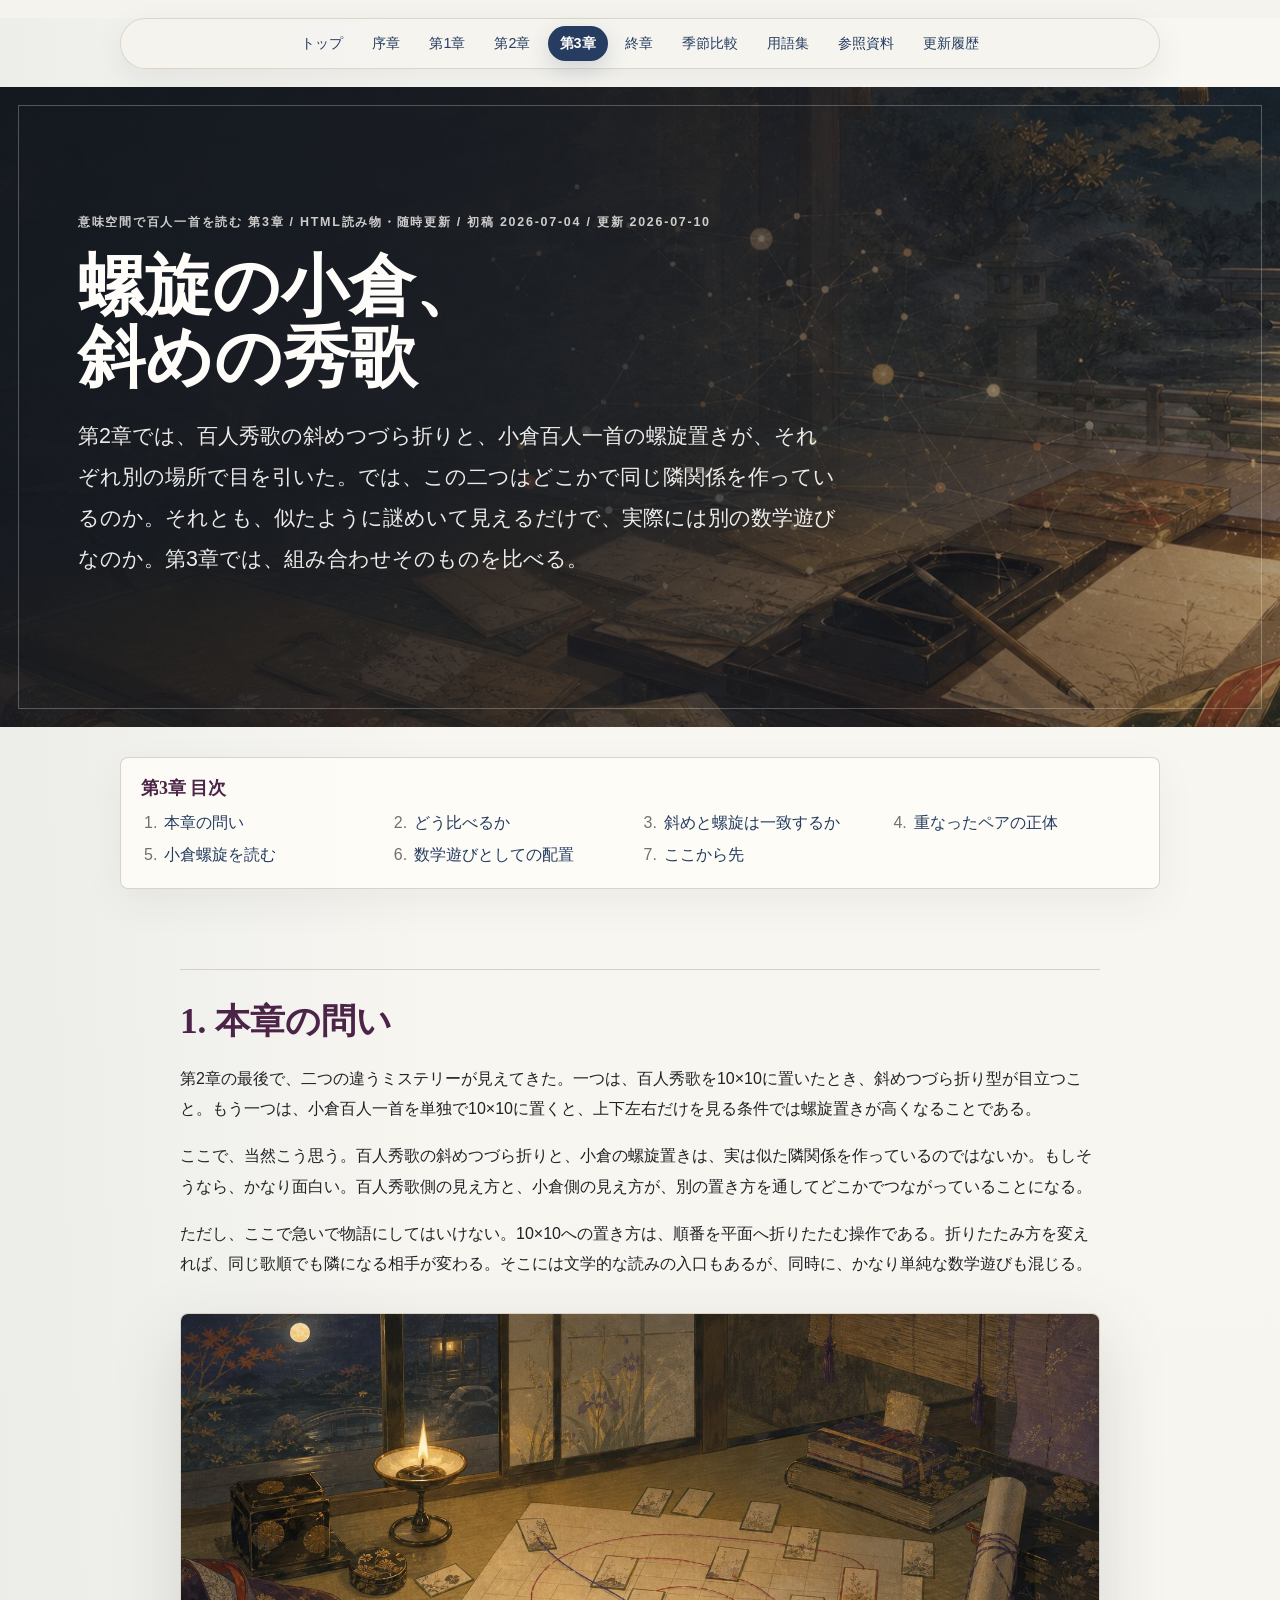
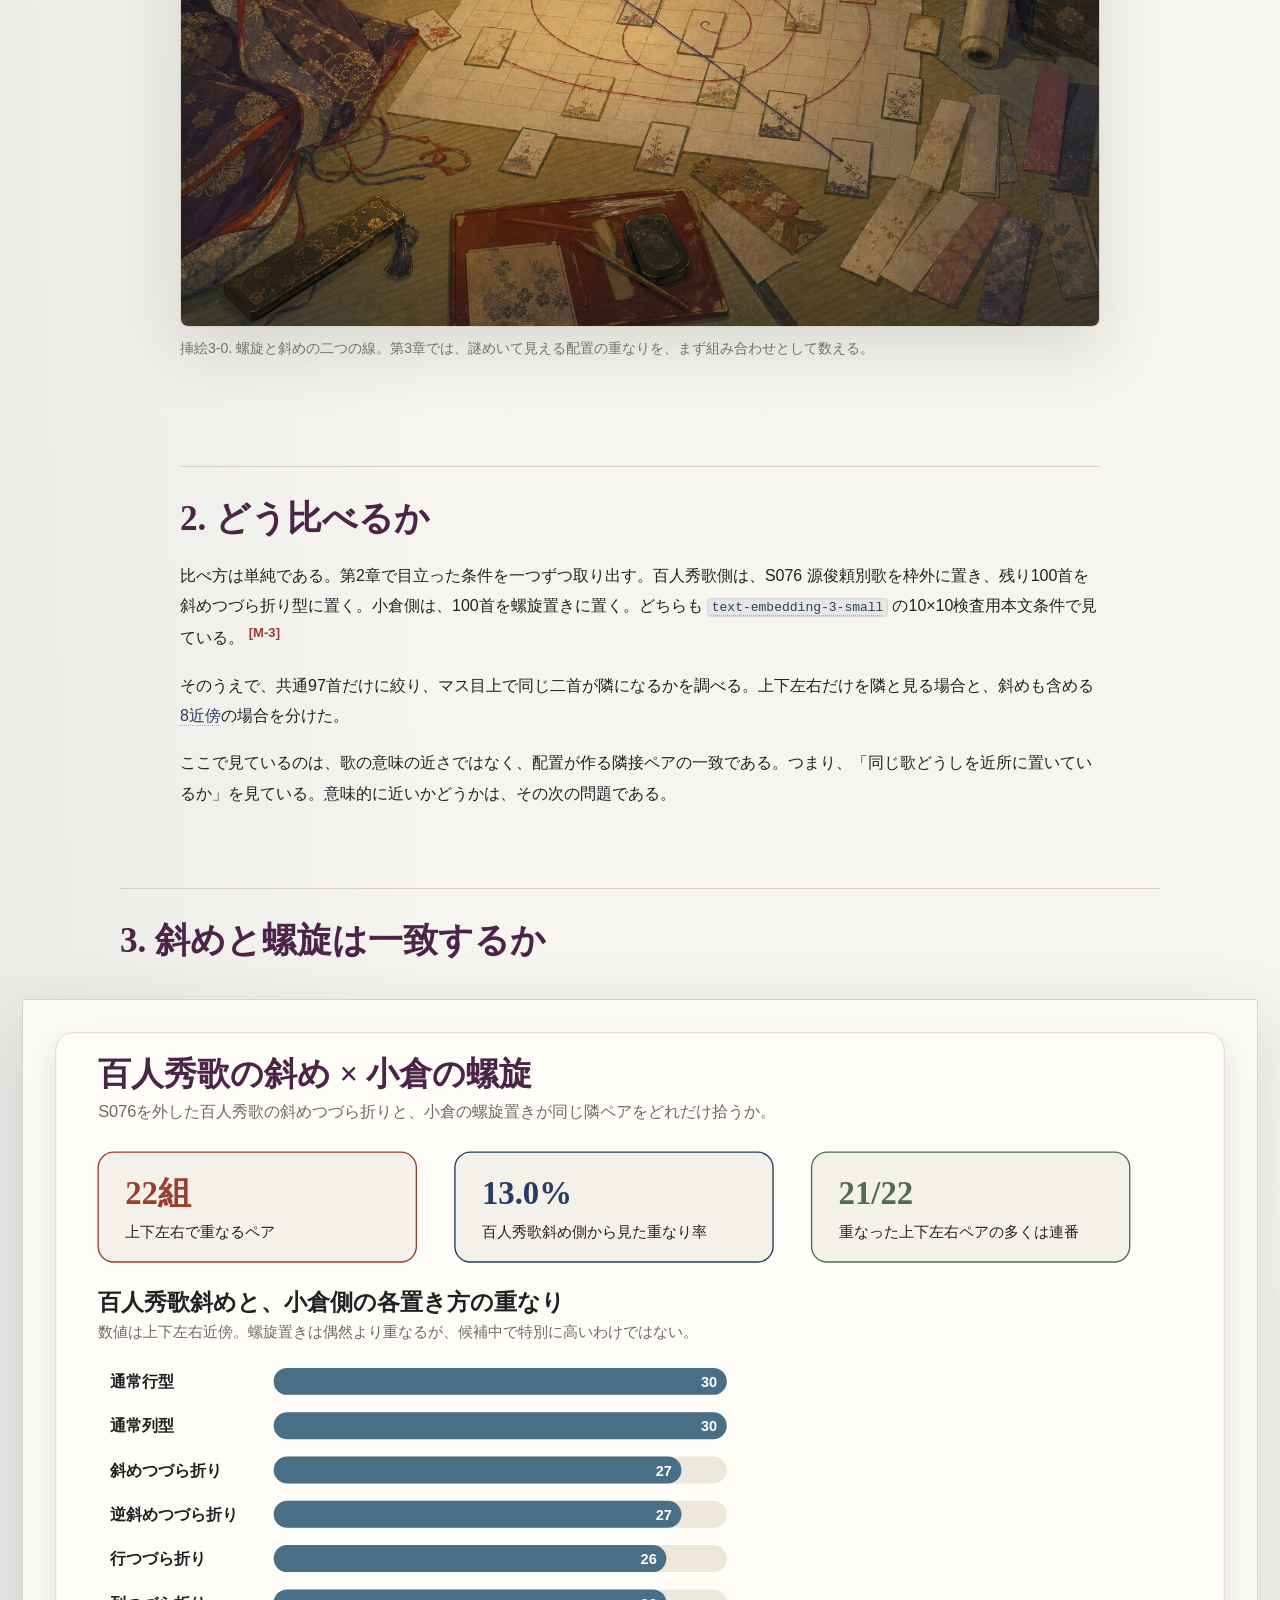
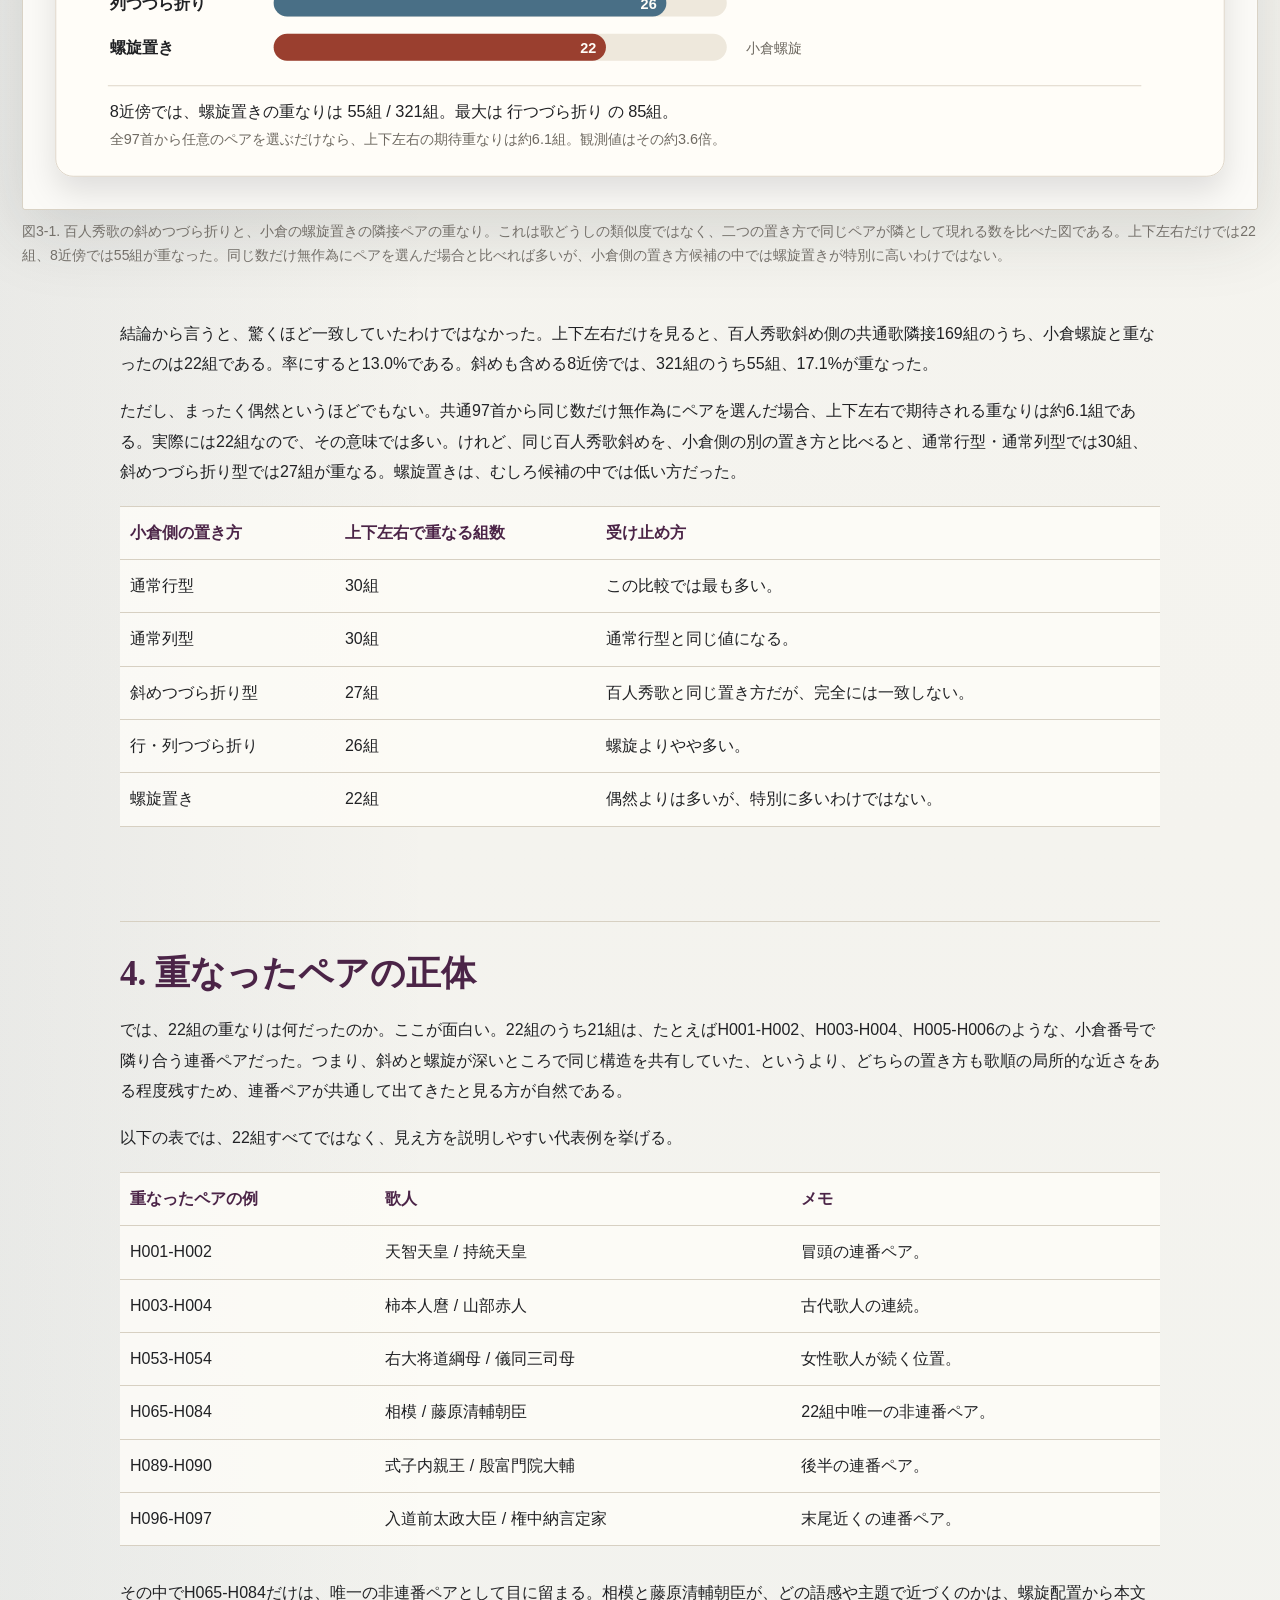
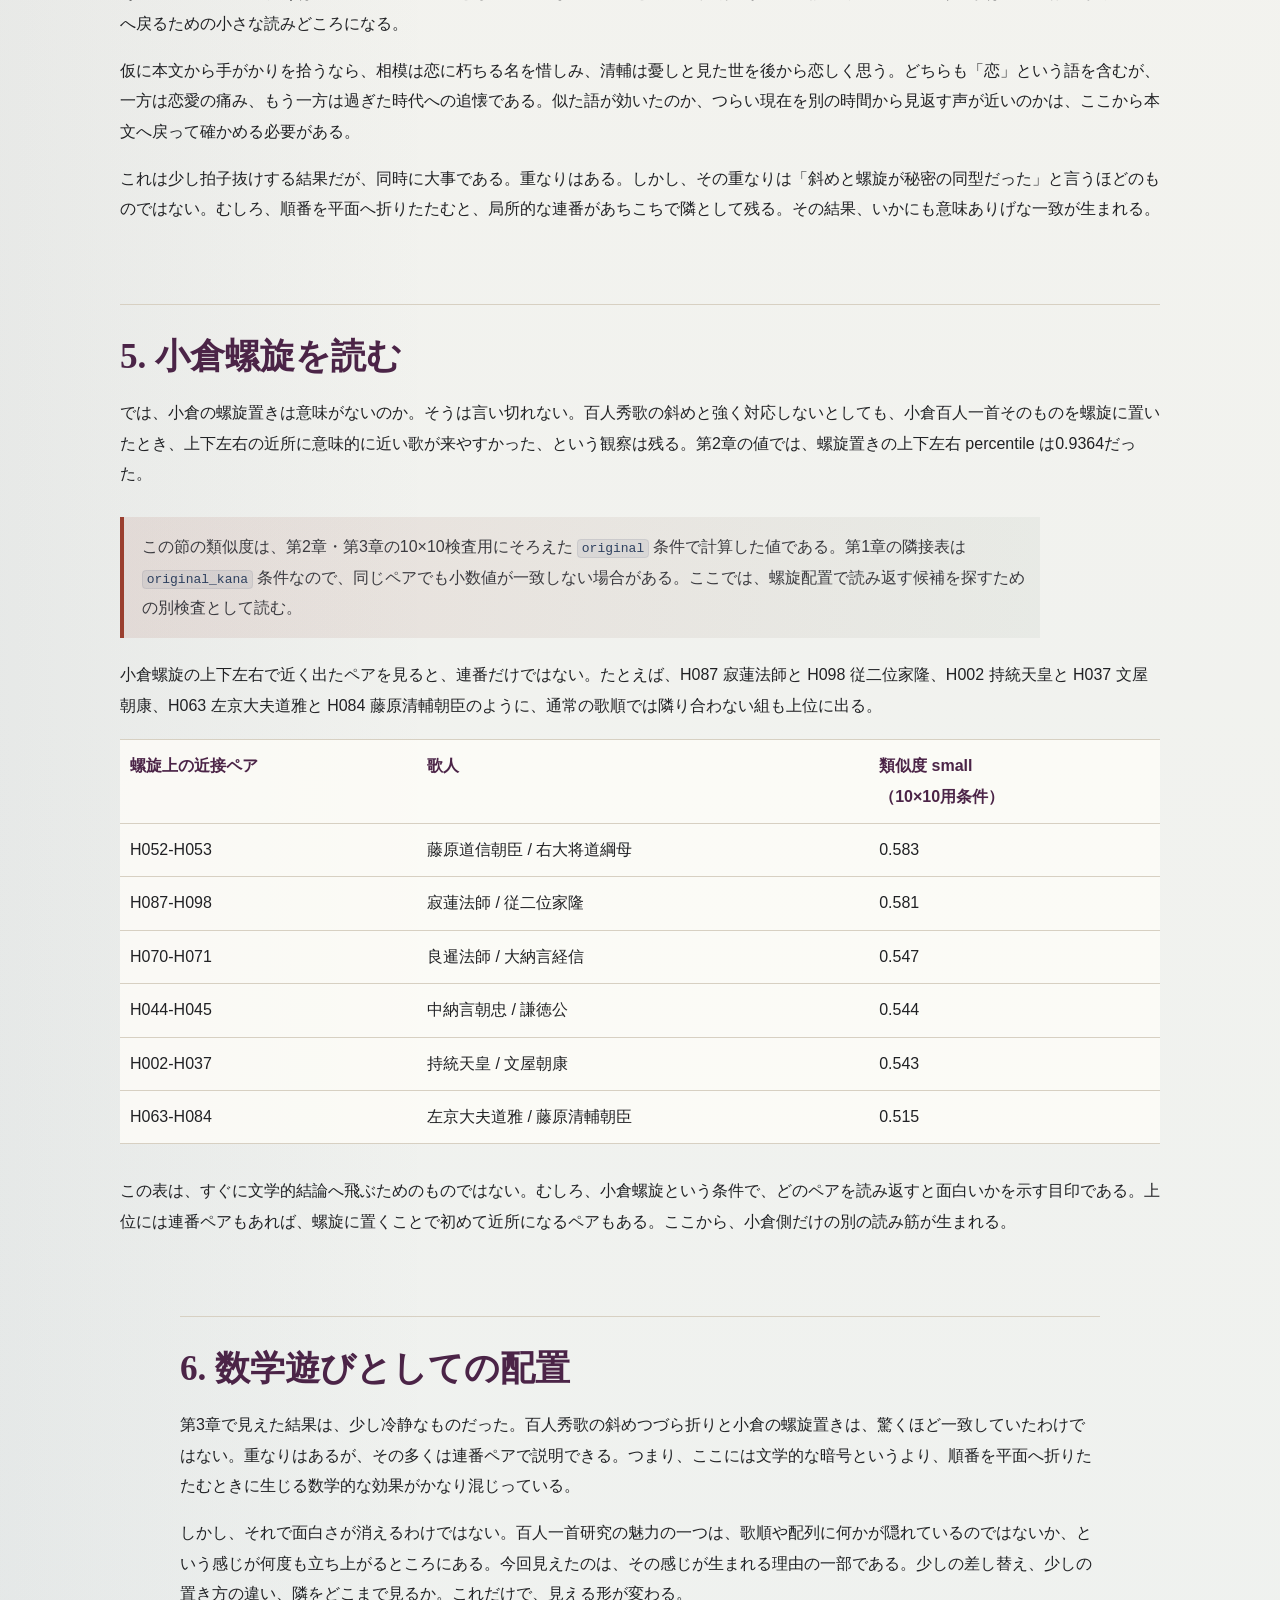
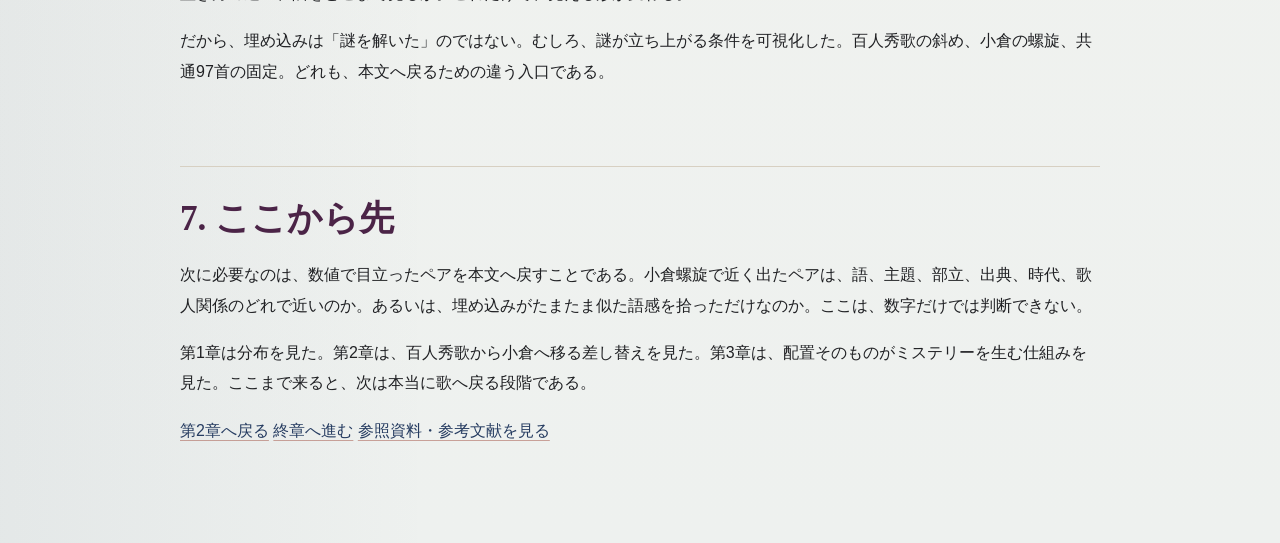
<file: docs/paper/3/index.html>
<!doctype html>
<html lang="ja">
  <head>
    <meta charset="utf-8" />
    <meta name="viewport" content="width=device-width, initial-scale=1" />
    <title>意味空間で百人一首を読む 第3章 | 螺旋の小倉、斜めの秀歌</title>
    <meta name="description" content="百人秀歌の斜めつづら折りと、小倉百人一首の螺旋置きが作る隣接関係を数えて比べる第3章。" />
    <link rel="canonical" href="https://dueyama.github.io/hyakunin-isshu-semantic-map/paper/3/" />
    <meta property="og:locale" content="ja_JP" />
    <meta property="og:type" content="article" />
    <meta property="og:title" content="第3章 螺旋の小倉、斜めの秀歌" />
    <meta property="og:description" content="二つの謎めいた10×10配置は、本当に同じ構造なのか。" />
    <meta property="og:url" content="https://dueyama.github.io/hyakunin-isshu-semantic-map/paper/3/" />
    <meta property="og:image" content="https://dueyama.github.io/hyakunin-isshu-semantic-map/figures/hero-heian-semantic-map.jpg" />
    <meta name="twitter:card" content="summary_large_image" />
    <link rel="icon" type="image/svg+xml" href="../../favicon.svg" />
    <link rel="stylesheet" href="../../assets/reading.css?v=20260710-review" />
  </head>
  <body class="article article-three">
    <main>
      <nav>
        <a href="../../">トップ</a>
        <a href="../0/">序章</a>
        <a href="../">第1章</a>
        <a href="../2/">第2章</a>
        <a href="./" aria-current="page">第3章</a>
        <a href="../final/">終章</a>
        <a href="../seasons/">季節比較</a>
        <a href="../../glossary/">用語集</a>
        <a href="../../references/">参照資料</a>
        <a href="../../updates/">更新履歴</a>
      </nav>

      <header class="article-hero">
        <p class="meta">意味空間で百人一首を読む 第3章 / HTML読み物・随時更新 / 初稿 2026-07-04 / 更新 2026-07-10</p>
        <h1>螺旋の小倉、<br />斜めの秀歌</h1>
        <p class="lead">
          第2章では、百人秀歌の斜めつづら折りと、小倉百人一首の螺旋置きが、それぞれ別の場所で目を引いた。では、この二つはどこかで同じ隣関係を作っているのか。それとも、似たように謎めいて見えるだけで、実際には別の数学遊びなのか。第3章では、組み合わせそのものを比べる。
        </p>
      </header>

      <div class="chapter-toc" role="navigation" aria-label="第3章の目次">
        <p class="toc-title">第3章 目次</p>
        <ol>
          <li><a href="#question">本章の問い</a></li>
          <li><a href="#method">どう比べるか</a></li>
          <li><a href="#overlap">斜めと螺旋は一致するか</a></li>
          <li><a href="#pairs">重なったペアの正体</a></li>
          <li><a href="#ogura-spiral">小倉螺旋を読む</a></li>
          <li><a href="#math-play">数学遊びとしての配置</a></li>
          <li><a href="#next">ここから先</a></li>
        </ol>
      </div>

      <section id="question">
        <h2>1. 本章の問い</h2>
        <p>
          第2章の最後で、二つの違うミステリーが見えてきた。一つは、百人秀歌を10×10に置いたとき、斜めつづら折り型が目立つこと。もう一つは、小倉百人一首を単独で10×10に置くと、上下左右だけを見る条件では螺旋置きが高くなることである。
        </p>
        <p>
          ここで、当然こう思う。百人秀歌の斜めつづら折りと、小倉の螺旋置きは、実は似た隣関係を作っているのではないか。もしそうなら、かなり面白い。百人秀歌側の見え方と、小倉側の見え方が、別の置き方を通してどこかでつながっていることになる。
        </p>
        <p>
          ただし、ここで急いで物語にしてはいけない。10×10への置き方は、順番を平面へ折りたたむ操作である。折りたたみ方を変えれば、同じ歌順でも隣になる相手が変わる。そこには文学的な読みの入口もあるが、同時に、かなり単純な数学遊びも混じる。
        </p>
        <figure class="article-illustration">
          <img loading="lazy" decoding="async" src="../../figures/illustration-chapter3-spiral-mystery.jpg" alt="灯明のそばで歌札と10×10の配置図を見比べる平安風の挿絵" />
          <figcaption>
            挿絵3-0. 螺旋と斜めの二つの線。第3章では、謎めいて見える配置の重なりを、まず組み合わせとして数える。
          </figcaption>
        </figure>
      </section>

      <section id="method">
        <h2>2. どう比べるか</h2>
        <p>
          比べ方は単純である。第2章で目立った条件を一つずつ取り出す。百人秀歌側は、S076 源俊頼別歌を枠外に置き、残り100首を斜めつづら折り型に置く。小倉側は、100首を螺旋置きに置く。どちらも <a class="term" href="../../glossary/#term-model-large-small"><code>text-embedding-3-small</code></a> の10×10検査用本文条件で見ている。<a class="cite" href="../../references/#ref-g-12">[M-3]</a>
        </p>
        <p>
          そのうえで、共通97首だけに絞り、マス目上で同じ二首が隣になるかを調べる。上下左右だけを隣と見る場合と、斜めも含める<a class="term" href="../../glossary/#term-neighborhood">8近傍</a>の場合を分けた。
        </p>
        <p>
          ここで見ているのは、歌の意味の近さではなく、配置が作る隣接ペアの一致である。つまり、「同じ歌どうしを近所に置いているか」を見ている。意味的に近いかどうかは、その次の問題である。
        </p>
      </section>

      <section id="overlap">
        <h2>3. 斜めと螺旋は一致するか</h2>
        <figure class="figure-wide">
          <img loading="lazy" decoding="async" src="../../figures/chapter3-diagonal-spiral-overlap.svg" alt="百人秀歌の斜めつづら折りと小倉の螺旋置きの隣接ペア重複を比べる図" />
          <figcaption>
            図3-1. 百人秀歌の斜めつづら折りと、小倉の螺旋置きの隣接ペアの重なり。これは歌どうしの類似度ではなく、二つの置き方で同じペアが隣として現れる数を比べた図である。上下左右だけでは22組、8近傍では55組が重なった。同じ数だけ無作為にペアを選んだ場合と比べれば多いが、小倉側の置き方候補の中では螺旋置きが特別に高いわけではない。
          </figcaption>
        </figure>
        <p>
          結論から言うと、驚くほど一致していたわけではなかった。上下左右だけを見ると、百人秀歌斜め側の共通歌隣接169組のうち、小倉螺旋と重なったのは22組である。率にすると13.0%である。斜めも含める8近傍では、321組のうち55組、17.1%が重なった。
        </p>
        <p>
          ただし、まったく偶然というほどでもない。共通97首から同じ数だけ無作為にペアを選んだ場合、上下左右で期待される重なりは約6.1組である。実際には22組なので、その意味では多い。けれど、同じ百人秀歌斜めを、小倉側の別の置き方と比べると、通常行型・通常列型では30組、斜めつづら折り型では27組が重なる。螺旋置きは、むしろ候補の中では低い方だった。
        </p>
        <div class="table-wrap">
          <table>
            <thead>
              <tr>
                <th>小倉側の置き方</th>
                <th>上下左右で重なる組数</th>
                <th>受け止め方</th>
              </tr>
            </thead>
            <tbody>
              <tr>
                <td>通常行型</td>
                <td>30組</td>
                <td>この比較では最も多い。</td>
              </tr>
              <tr>
                <td>通常列型</td>
                <td>30組</td>
                <td>通常行型と同じ値になる。</td>
              </tr>
              <tr>
                <td>斜めつづら折り型</td>
                <td>27組</td>
                <td>百人秀歌と同じ置き方だが、完全には一致しない。</td>
              </tr>
              <tr>
                <td>行・列つづら折り</td>
                <td>26組</td>
                <td>螺旋よりやや多い。</td>
              </tr>
              <tr>
                <td>螺旋置き</td>
                <td>22組</td>
                <td>偶然よりは多いが、特別に多いわけではない。</td>
              </tr>
            </tbody>
          </table>
        </div>
      </section>

      <section id="pairs">
        <h2>4. 重なったペアの正体</h2>
        <p>
          では、22組の重なりは何だったのか。ここが面白い。22組のうち21組は、たとえばH001-H002、H003-H004、H005-H006のような、小倉番号で隣り合う連番ペアだった。つまり、斜めと螺旋が深いところで同じ構造を共有していた、というより、どちらの置き方も歌順の局所的な近さをある程度残すため、連番ペアが共通して出てきたと見る方が自然である。
        </p>
        <p>
          以下の表では、22組すべてではなく、見え方を説明しやすい代表例を挙げる。
        </p>
        <div class="table-wrap">
          <table>
            <thead>
              <tr>
                <th>重なったペアの例</th>
                <th>歌人</th>
                <th>メモ</th>
              </tr>
            </thead>
            <tbody>
              <tr>
                <td>H001-H002</td>
                <td>天智天皇 / 持統天皇</td>
                <td>冒頭の連番ペア。</td>
              </tr>
              <tr>
                <td>H003-H004</td>
                <td>柿本人麿 / 山部赤人</td>
                <td>古代歌人の連続。</td>
              </tr>
              <tr>
                <td>H053-H054</td>
                <td>右大将道綱母 / 儀同三司母</td>
                <td>女性歌人が続く位置。</td>
              </tr>
              <tr>
                <td>H065-H084</td>
                <td>相模 / 藤原清輔朝臣</td>
                <td>22組中唯一の非連番ペア。</td>
              </tr>
              <tr>
                <td>H089-H090</td>
                <td>式子内親王 / 殷富門院大輔</td>
                <td>後半の連番ペア。</td>
              </tr>
              <tr>
                <td>H096-H097</td>
                <td>入道前太政大臣 / 権中納言定家</td>
                <td>末尾近くの連番ペア。</td>
              </tr>
            </tbody>
          </table>
        </div>
        <p>
          その中でH065-H084だけは、唯一の非連番ペアとして目に留まる。相模と藤原清輔朝臣が、どの語感や主題で近づくのかは、螺旋配置から本文へ戻るための小さな読みどころになる。
        </p>
        <p>
          仮に本文から手がかりを拾うなら、相模は恋に朽ちる名を惜しみ、清輔は憂しと見た世を後から恋しく思う。どちらも「恋」という語を含むが、一方は恋愛の痛み、もう一方は過ぎた時代への追懐である。似た語が効いたのか、つらい現在を別の時間から見返す声が近いのかは、ここから本文へ戻って確かめる必要がある。
        </p>
        <p>
          これは少し拍子抜けする結果だが、同時に大事である。重なりはある。しかし、その重なりは「斜めと螺旋が秘密の同型だった」と言うほどのものではない。むしろ、順番を平面へ折りたたむと、局所的な連番があちこちで隣として残る。その結果、いかにも意味ありげな一致が生まれる。
        </p>
      </section>

      <section id="ogura-spiral">
        <h2>5. 小倉螺旋を読む</h2>
          <p>
            では、小倉の螺旋置きは意味がないのか。そうは言い切れない。百人秀歌の斜めと強く対応しないとしても、小倉百人一首そのものを螺旋に置いたとき、上下左右の近所に意味的に近い歌が来やすかった、という観察は残る。第2章の値では、螺旋置きの上下左右 percentile は0.9364だった。
          </p>
          <p class="note">
            この節の類似度は、第2章・第3章の10×10検査用にそろえた <code>original</code> 条件で計算した値である。第1章の隣接表は <code>original_kana</code> 条件なので、同じペアでも小数値が一致しない場合がある。ここでは、螺旋配置で読み返す候補を探すための別検査として読む。
          </p>
        <p>
          小倉螺旋の上下左右で近く出たペアを見ると、連番だけではない。たとえば、H087 寂蓮法師と H098 従二位家隆、H002 持統天皇と H037 文屋朝康、H063 左京大夫道雅と H084 藤原清輔朝臣のように、通常の歌順では隣り合わない組も上位に出る。
        </p>
        <div class="table-wrap">
          <table>
            <thead>
              <tr>
                <th>螺旋上の近接ペア</th>
                <th>歌人</th>
                <th>類似度 small<br />（10×10用条件）</th>
              </tr>
            </thead>
            <tbody>
              <tr>
                <td>H052-H053</td>
                <td>藤原道信朝臣 / 右大将道綱母</td>
                <td>0.583</td>
              </tr>
              <tr>
                <td>H087-H098</td>
                <td>寂蓮法師 / 従二位家隆</td>
                <td>0.581</td>
              </tr>
              <tr>
                <td>H070-H071</td>
                <td>良暹法師 / 大納言経信</td>
                <td>0.547</td>
              </tr>
              <tr>
                <td>H044-H045</td>
                <td>中納言朝忠 / 謙徳公</td>
                <td>0.544</td>
              </tr>
              <tr>
                <td>H002-H037</td>
                <td>持統天皇 / 文屋朝康</td>
                <td>0.543</td>
              </tr>
              <tr>
                <td>H063-H084</td>
                <td>左京大夫道雅 / 藤原清輔朝臣</td>
                <td>0.515</td>
              </tr>
            </tbody>
          </table>
        </div>
        <p>
          この表は、すぐに文学的結論へ飛ぶためのものではない。むしろ、小倉螺旋という条件で、どのペアを読み返すと面白いかを示す目印である。上位には連番ペアもあれば、螺旋に置くことで初めて近所になるペアもある。ここから、小倉側だけの別の読み筋が生まれる。
        </p>
      </section>

      <section id="math-play">
        <h2>6. 数学遊びとしての配置</h2>
        <p>
          第3章で見えた結果は、少し冷静なものだった。百人秀歌の斜めつづら折りと小倉の螺旋置きは、驚くほど一致していたわけではない。重なりはあるが、その多くは連番ペアで説明できる。つまり、ここには文学的な暗号というより、順番を平面へ折りたたむときに生じる数学的な効果がかなり混じっている。
        </p>
        <p>
          しかし、それで面白さが消えるわけではない。百人一首研究の魅力の一つは、歌順や配列に何かが隠れているのではないか、という感じが何度も立ち上がるところにある。今回見えたのは、その感じが生まれる理由の一部である。少しの差し替え、少しの置き方の違い、隣をどこまで見るか。これだけで、見える形が変わる。
        </p>
        <p>
          だから、埋め込みは「謎を解いた」のではない。むしろ、謎が立ち上がる条件を可視化した。百人秀歌の斜め、小倉の螺旋、共通97首の固定。どれも、本文へ戻るための違う入口である。
        </p>
      </section>

      <section id="next">
        <h2>7. ここから先</h2>
        <p>
          次に必要なのは、数値で目立ったペアを本文へ戻すことである。小倉螺旋で近く出たペアは、語、主題、部立、出典、時代、歌人関係のどれで近いのか。あるいは、埋め込みがたまたま似た語感を拾っただけなのか。ここは、数字だけでは判断できない。
        </p>
        <p>
          第1章は分布を見た。第2章は、百人秀歌から小倉へ移る差し替えを見た。第3章は、配置そのものがミステリーを生む仕組みを見た。ここまで来ると、次は本当に歌へ戻る段階である。
        </p>
        <p>
          <a href="../2/">第2章へ戻る</a>
          <a href="../final/">終章へ進む</a>
          <a href="../../references/">参照資料・参考文献を見る</a>
        </p>
      </section>
    </main>
  </body>
</html>
</file>
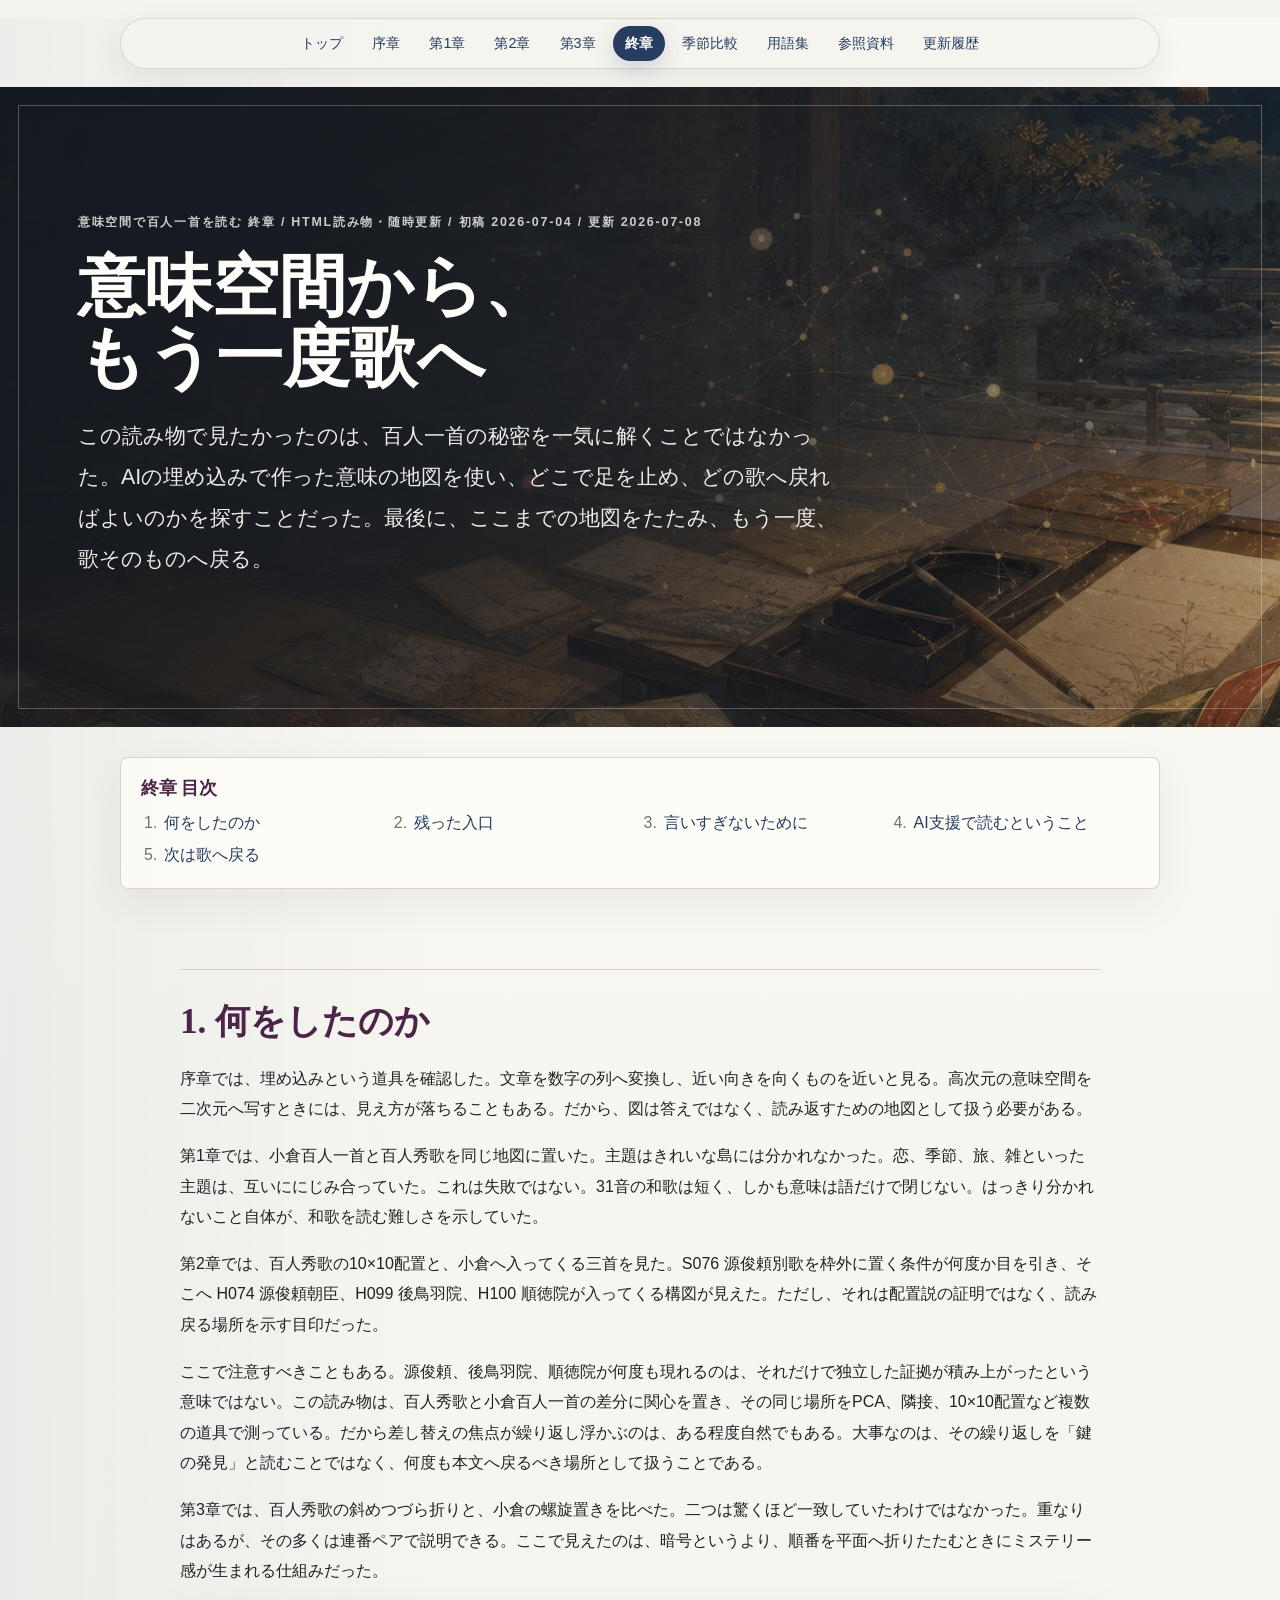
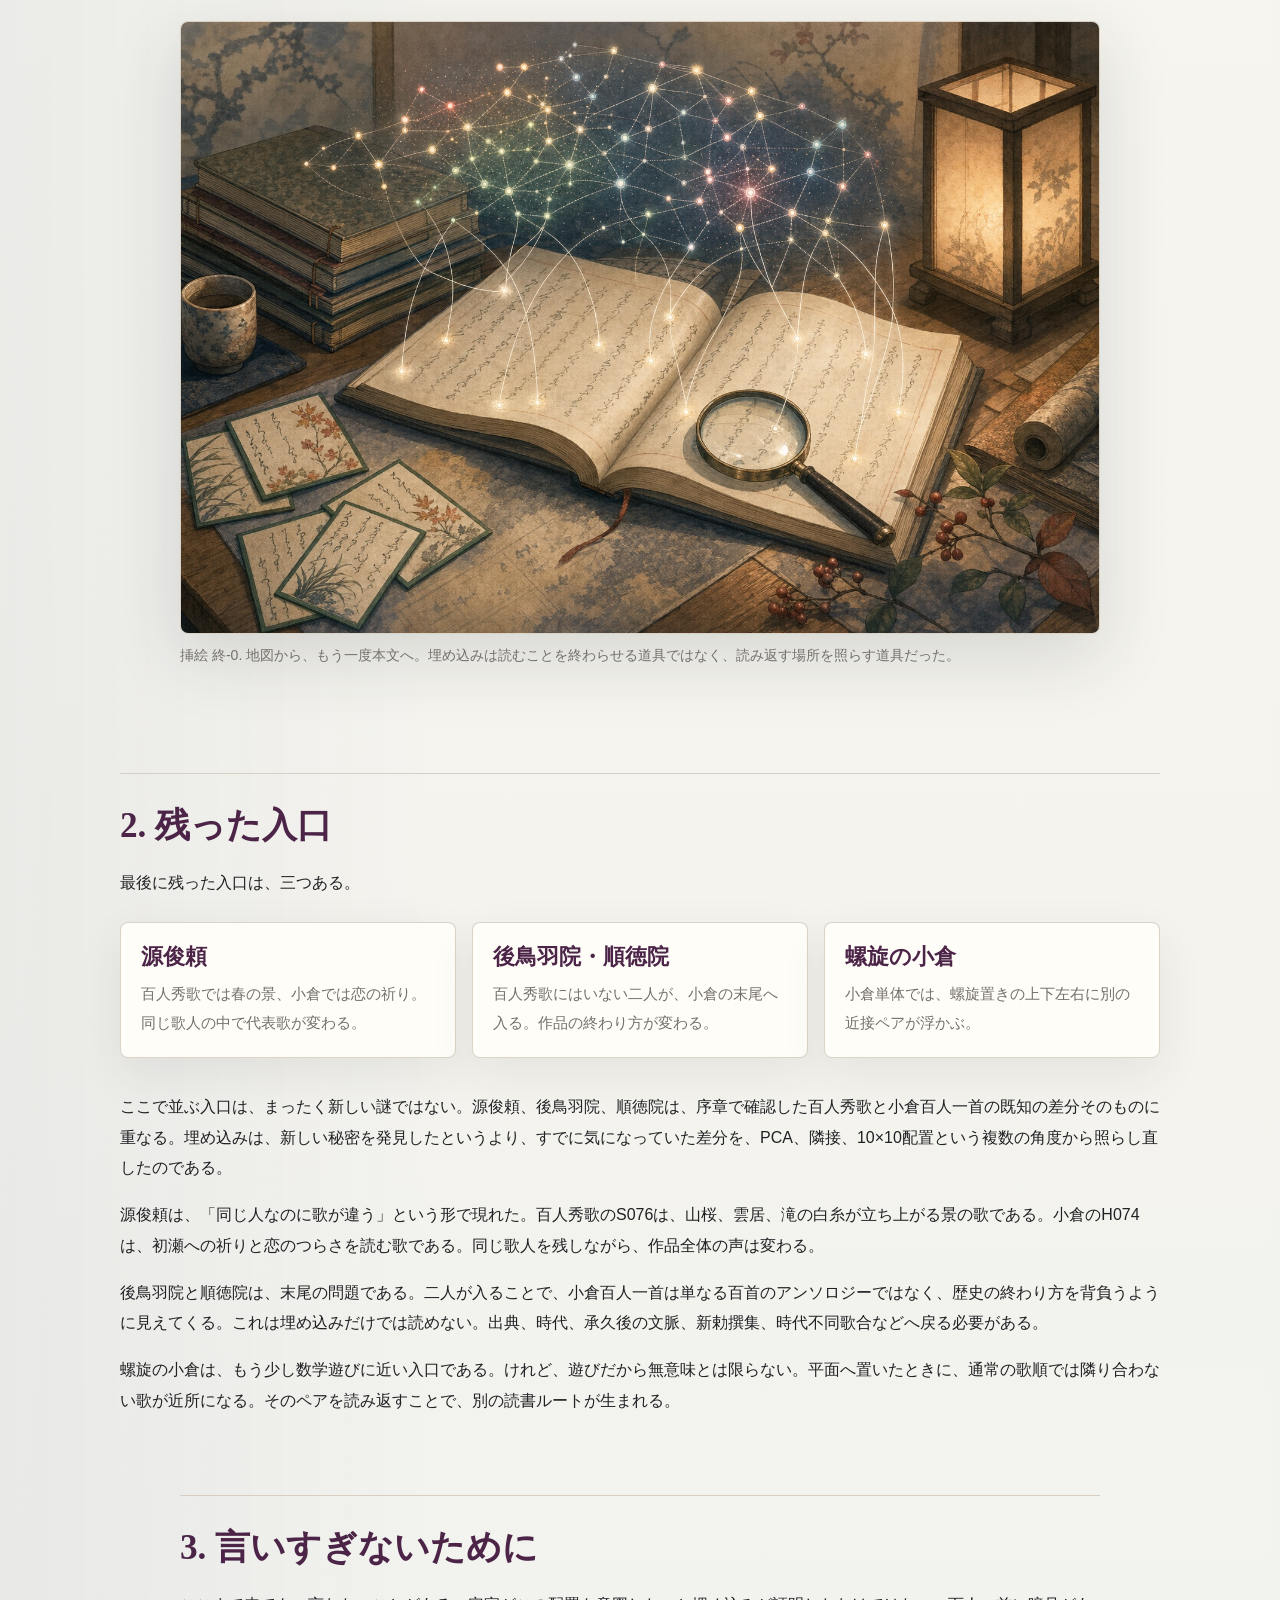
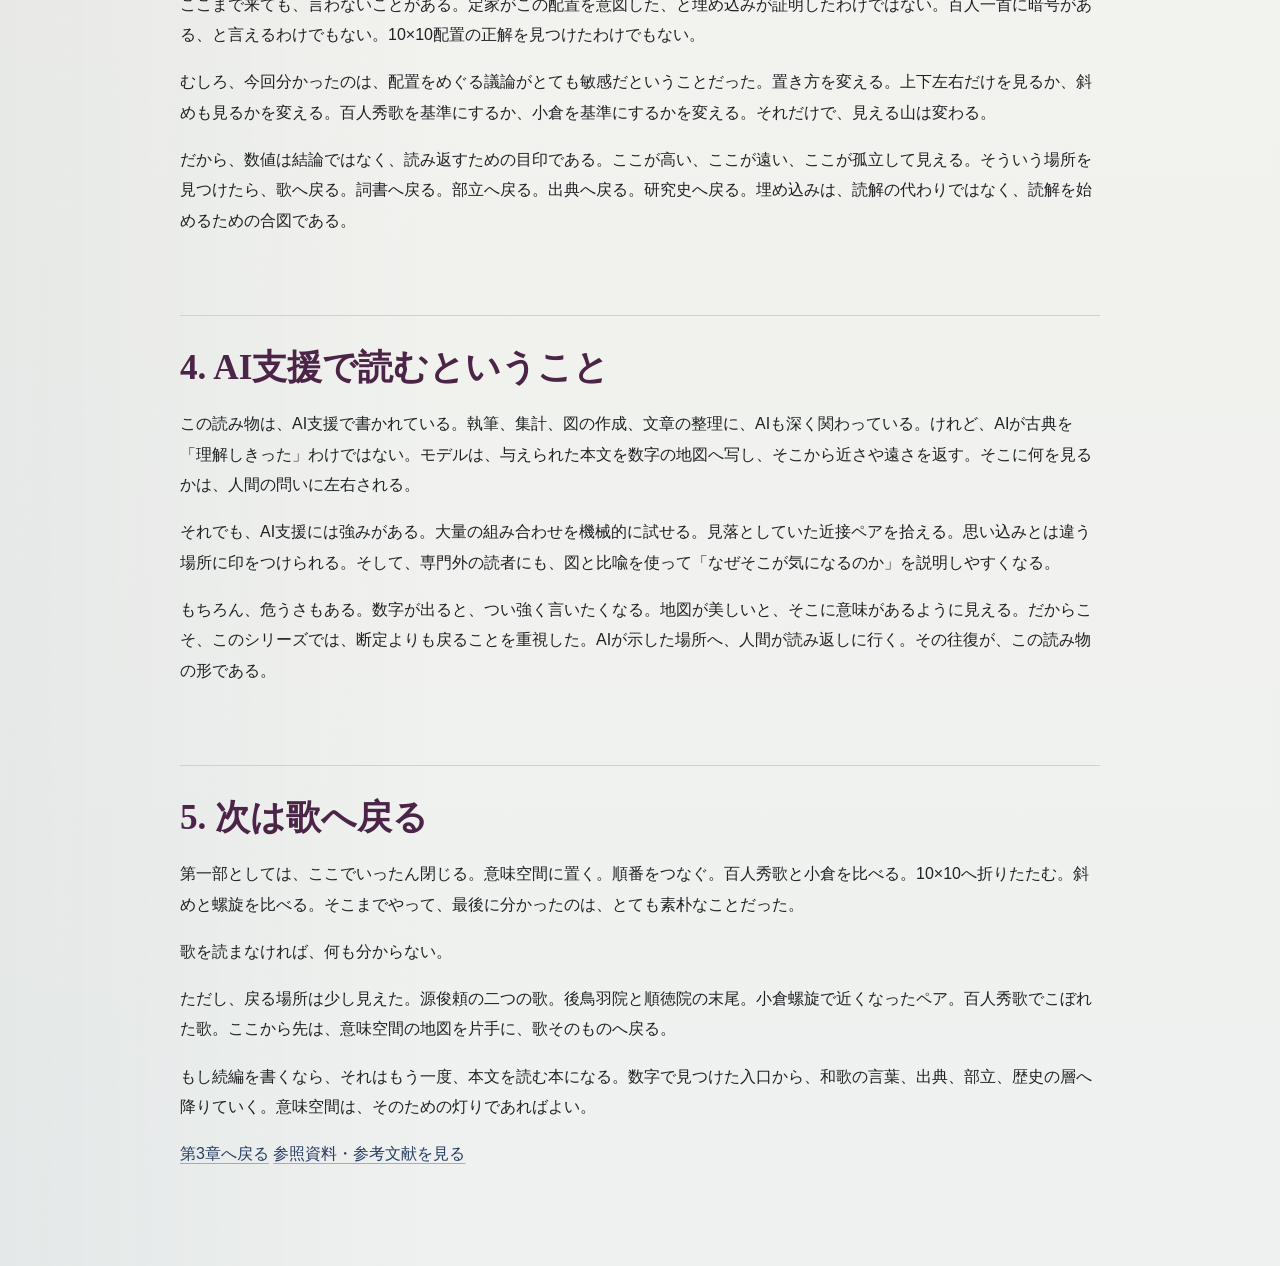
<file: docs/paper/final/index.html>
<!doctype html>
<html lang="ja">
  <head>
    <meta charset="utf-8" />
    <meta name="viewport" content="width=device-width, initial-scale=1" />
    <title>意味空間で百人一首を読む 終章 | 意味空間から、もう一度歌へ</title>
    <meta name="description" content="意味空間、歌順、10×10配置の探索を振り返り、数値から一首一首の言葉へ戻る終章。" />
    <link rel="canonical" href="https://dueyama.github.io/hyakunin-isshu-semantic-map/paper/final/" />
    <meta property="og:locale" content="ja_JP" />
    <meta property="og:type" content="article" />
    <meta property="og:title" content="終章 意味空間から、もう一度歌へ" />
    <meta property="og:description" content="AIの地図で見えたものと、見えなかったものを振り返る。" />
    <meta property="og:url" content="https://dueyama.github.io/hyakunin-isshu-semantic-map/paper/final/" />
    <meta property="og:image" content="https://dueyama.github.io/hyakunin-isshu-semantic-map/figures/hero-heian-semantic-map.jpg" />
    <meta name="twitter:card" content="summary_large_image" />
    <link rel="icon" type="image/svg+xml" href="../../favicon.svg" />
    <link rel="stylesheet" href="../../assets/reading.css?v=20260710-review" />
  </head>
  <body class="article article-final">
    <main>
      <nav>
        <a href="../../">トップ</a>
        <a href="../0/">序章</a>
        <a href="../">第1章</a>
        <a href="../2/">第2章</a>
        <a href="../3/">第3章</a>
        <a href="./" aria-current="page">終章</a>
        <a href="../seasons/">季節比較</a>
        <a href="../../glossary/">用語集</a>
        <a href="../../references/">参照資料</a>
        <a href="../../updates/">更新履歴</a>
      </nav>

      <header class="article-hero">
        <p class="meta">意味空間で百人一首を読む 終章 / HTML読み物・随時更新 / 初稿 2026-07-04 / 更新 2026-07-08</p>
        <h1>意味空間から、<br />もう一度歌へ</h1>
        <p class="lead">
          この読み物で見たかったのは、百人一首の秘密を一気に解くことではなかった。AIの埋め込みで作った意味の地図を使い、どこで足を止め、どの歌へ戻ればよいのかを探すことだった。最後に、ここまでの地図をたたみ、もう一度、歌そのものへ戻る。
        </p>
      </header>

      <div class="chapter-toc" role="navigation" aria-label="終章の目次">
        <p class="toc-title">終章 目次</p>
        <ol>
          <li><a href="#what-we-did">何をしたのか</a></li>
          <li><a href="#what-remained">残った入口</a></li>
          <li><a href="#what-not-to-say">言いすぎないために</a></li>
          <li><a href="#ai-writing">AI支援で読むということ</a></li>
          <li><a href="#next-reading">次は歌へ戻る</a></li>
        </ol>
      </div>

      <section id="what-we-did">
        <h2>1. 何をしたのか</h2>
        <p>
          序章では、埋め込みという道具を確認した。文章を数字の列へ変換し、近い向きを向くものを近いと見る。高次元の意味空間を二次元へ写すときには、見え方が落ちることもある。だから、図は答えではなく、読み返すための地図として扱う必要がある。
        </p>
        <p>
          第1章では、小倉百人一首と百人秀歌を同じ地図に置いた。主題はきれいな島には分かれなかった。恋、季節、旅、雑といった主題は、互いににじみ合っていた。これは失敗ではない。31音の和歌は短く、しかも意味は語だけで閉じない。はっきり分かれないこと自体が、和歌を読む難しさを示していた。
        </p>
        <p>
          第2章では、百人秀歌の10×10配置と、小倉へ入ってくる三首を見た。S076 源俊頼別歌を枠外に置く条件が何度か目を引き、そこへ H074 源俊頼朝臣、H099 後鳥羽院、H100 順徳院が入ってくる構図が見えた。ただし、それは配置説の証明ではなく、読み戻る場所を示す目印だった。
        </p>
        <p>
          ここで注意すべきこともある。源俊頼、後鳥羽院、順徳院が何度も現れるのは、それだけで独立した証拠が積み上がったという意味ではない。この読み物は、百人秀歌と小倉百人一首の差分に関心を置き、その同じ場所をPCA、隣接、10×10配置など複数の道具で測っている。だから差し替えの焦点が繰り返し浮かぶのは、ある程度自然でもある。大事なのは、その繰り返しを「鍵の発見」と読むことではなく、何度も本文へ戻るべき場所として扱うことである。
        </p>
        <p>
          第3章では、百人秀歌の斜めつづら折りと、小倉の螺旋置きを比べた。二つは驚くほど一致していたわけではなかった。重なりはあるが、その多くは連番ペアで説明できる。ここで見えたのは、暗号というより、順番を平面へ折りたたむときにミステリー感が生まれる仕組みだった。
        </p>
        <figure class="article-illustration">
          <img loading="lazy" decoding="async" src="../../figures/illustration-reading-loop.jpg" alt="開いた本と意味空間の光の線を描いた挿絵" />
          <figcaption>
            挿絵 終-0. 地図から、もう一度本文へ。埋め込みは読むことを終わらせる道具ではなく、読み返す場所を照らす道具だった。
          </figcaption>
        </figure>
      </section>

      <section id="what-remained">
        <h2>2. 残った入口</h2>
        <p>
          最後に残った入口は、三つある。
        </p>
        <div class="grid">
          <div class="card">
            <b>源俊頼</b>
            <span>百人秀歌では春の景、小倉では恋の祈り。同じ歌人の中で代表歌が変わる。</span>
          </div>
          <div class="card">
            <b>後鳥羽院・順徳院</b>
            <span>百人秀歌にはいない二人が、小倉の末尾へ入る。作品の終わり方が変わる。</span>
          </div>
          <div class="card">
            <b>螺旋の小倉</b>
            <span>小倉単体では、螺旋置きの上下左右に別の近接ペアが浮かぶ。</span>
          </div>
        </div>
        <p>
          ここで並ぶ入口は、まったく新しい謎ではない。源俊頼、後鳥羽院、順徳院は、序章で確認した百人秀歌と小倉百人一首の既知の差分そのものに重なる。埋め込みは、新しい秘密を発見したというより、すでに気になっていた差分を、PCA、隣接、10×10配置という複数の角度から照らし直したのである。
        </p>
        <p>
          源俊頼は、「同じ人なのに歌が違う」という形で現れた。百人秀歌のS076は、山桜、雲居、滝の白糸が立ち上がる景の歌である。小倉のH074は、初瀬への祈りと恋のつらさを読む歌である。同じ歌人を残しながら、作品全体の声は変わる。
        </p>
        <p>
          後鳥羽院と順徳院は、末尾の問題である。二人が入ることで、小倉百人一首は単なる百首のアンソロジーではなく、歴史の終わり方を背負うように見えてくる。これは埋め込みだけでは読めない。出典、時代、承久後の文脈、新勅撰集、時代不同歌合などへ戻る必要がある。
        </p>
        <p>
          螺旋の小倉は、もう少し数学遊びに近い入口である。けれど、遊びだから無意味とは限らない。平面へ置いたときに、通常の歌順では隣り合わない歌が近所になる。そのペアを読み返すことで、別の読書ルートが生まれる。
        </p>
      </section>

      <section id="what-not-to-say">
        <h2>3. 言いすぎないために</h2>
        <p>
          ここまで来ても、言わないことがある。定家がこの配置を意図した、と埋め込みが証明したわけではない。百人一首に暗号がある、と言えるわけでもない。10×10配置の正解を見つけたわけでもない。
        </p>
        <p>
          むしろ、今回分かったのは、配置をめぐる議論がとても敏感だということだった。置き方を変える。上下左右だけを見るか、斜めも見るかを変える。百人秀歌を基準にするか、小倉を基準にするかを変える。それだけで、見える山は変わる。
        </p>
        <p>
          だから、数値は結論ではなく、読み返すための目印である。ここが高い、ここが遠い、ここが孤立して見える。そういう場所を見つけたら、歌へ戻る。詞書へ戻る。部立へ戻る。出典へ戻る。研究史へ戻る。埋め込みは、読解の代わりではなく、読解を始めるための合図である。
        </p>
      </section>

      <section id="ai-writing">
        <h2>4. AI支援で読むということ</h2>
        <p>
          この読み物は、AI支援で書かれている。執筆、集計、図の作成、文章の整理に、AIも深く関わっている。けれど、AIが古典を「理解しきった」わけではない。モデルは、与えられた本文を数字の地図へ写し、そこから近さや遠さを返す。そこに何を見るかは、人間の問いに左右される。
        </p>
        <p>
          それでも、AI支援には強みがある。大量の組み合わせを機械的に試せる。見落としていた近接ペアを拾える。思い込みとは違う場所に印をつけられる。そして、専門外の読者にも、図と比喩を使って「なぜそこが気になるのか」を説明しやすくなる。
        </p>
        <p>
          もちろん、危うさもある。数字が出ると、つい強く言いたくなる。地図が美しいと、そこに意味があるように見える。だからこそ、このシリーズでは、断定よりも戻ることを重視した。AIが示した場所へ、人間が読み返しに行く。その往復が、この読み物の形である。
        </p>
      </section>

      <section id="next-reading">
        <h2>5. 次は歌へ戻る</h2>
        <p>
          第一部としては、ここでいったん閉じる。意味空間に置く。順番をつなぐ。百人秀歌と小倉を比べる。10×10へ折りたたむ。斜めと螺旋を比べる。そこまでやって、最後に分かったのは、とても素朴なことだった。
        </p>
        <p>
          歌を読まなければ、何も分からない。
        </p>
        <p>
          ただし、戻る場所は少し見えた。源俊頼の二つの歌。後鳥羽院と順徳院の末尾。小倉螺旋で近くなったペア。百人秀歌でこぼれた歌。ここから先は、意味空間の地図を片手に、歌そのものへ戻る。
        </p>
        <p>
          もし続編を書くなら、それはもう一度、本文を読む本になる。数字で見つけた入口から、和歌の言葉、出典、部立、歴史の層へ降りていく。意味空間は、そのための灯りであればよい。
        </p>
        <p>
          <a href="../3/">第3章へ戻る</a>
          <a href="../../references/">参照資料・参考文献を見る</a>
        </p>
      </section>
    </main>
  </body>
</html>
</file>
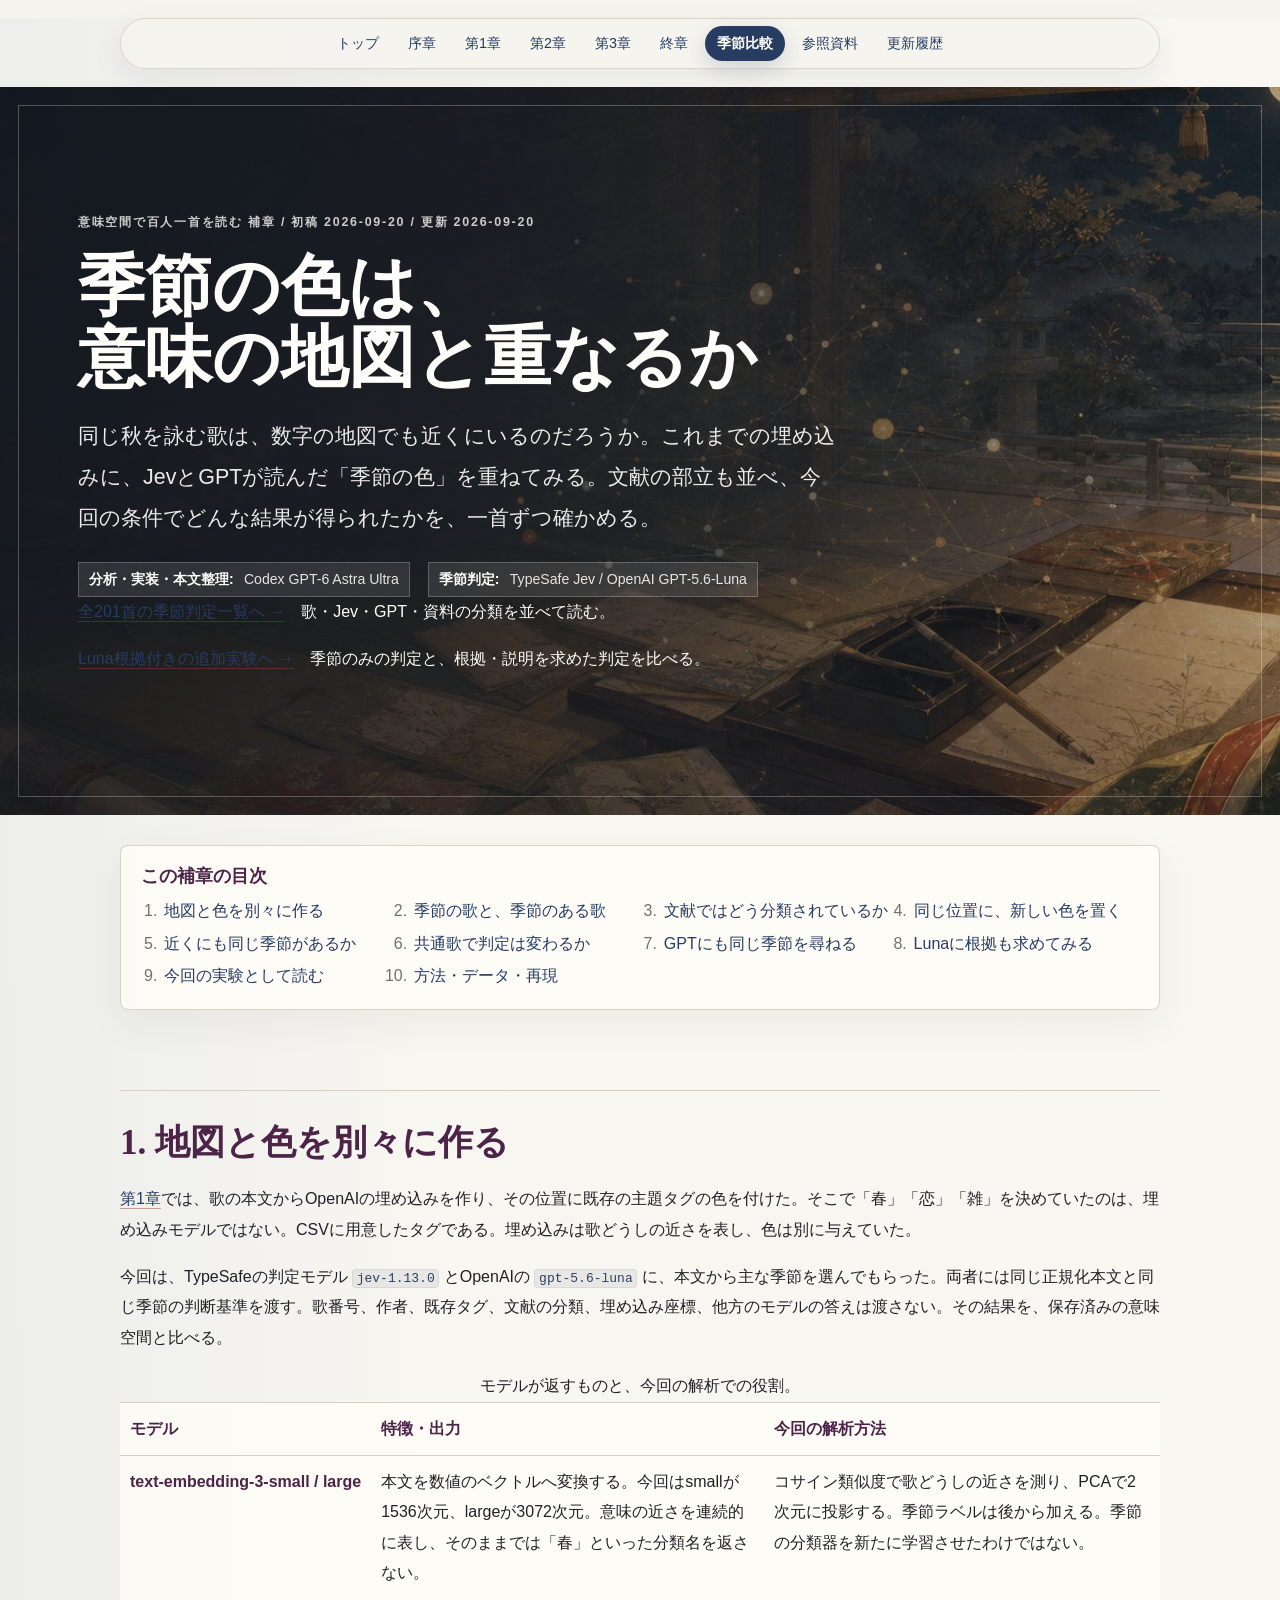
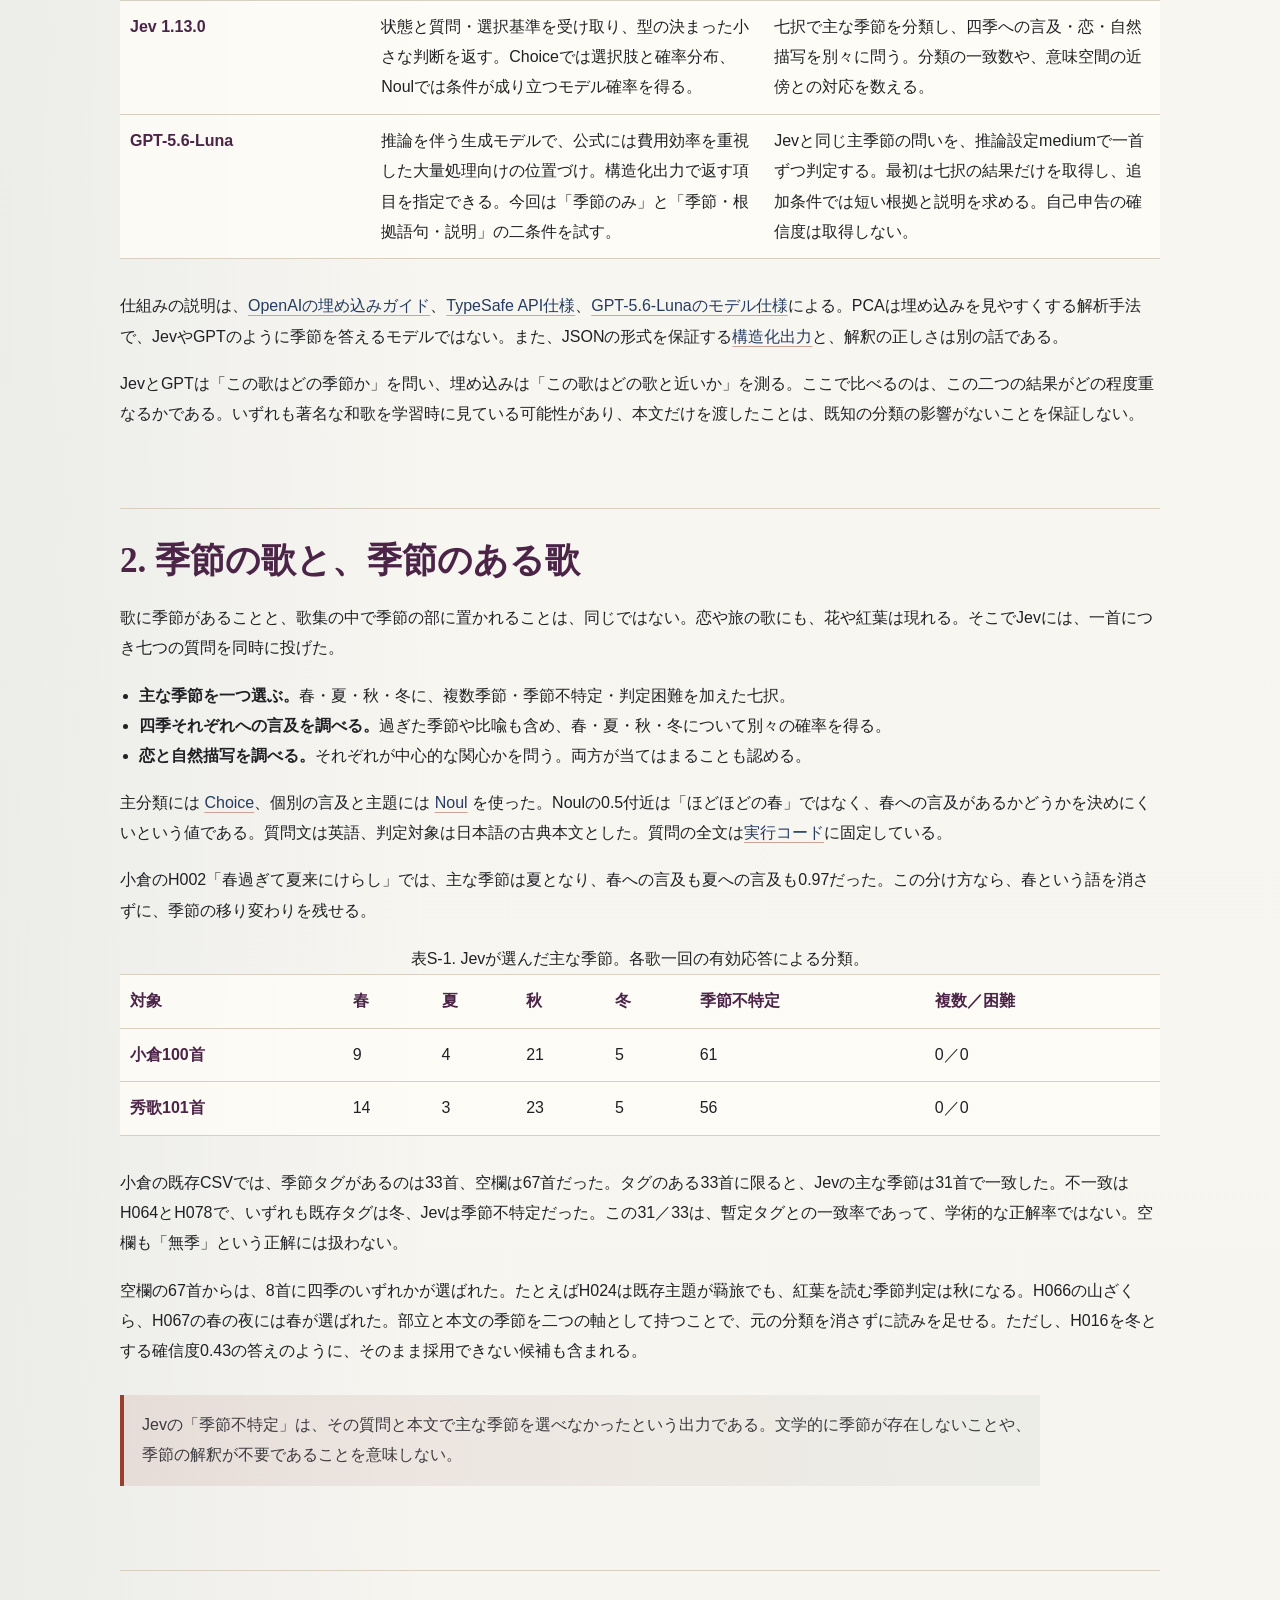
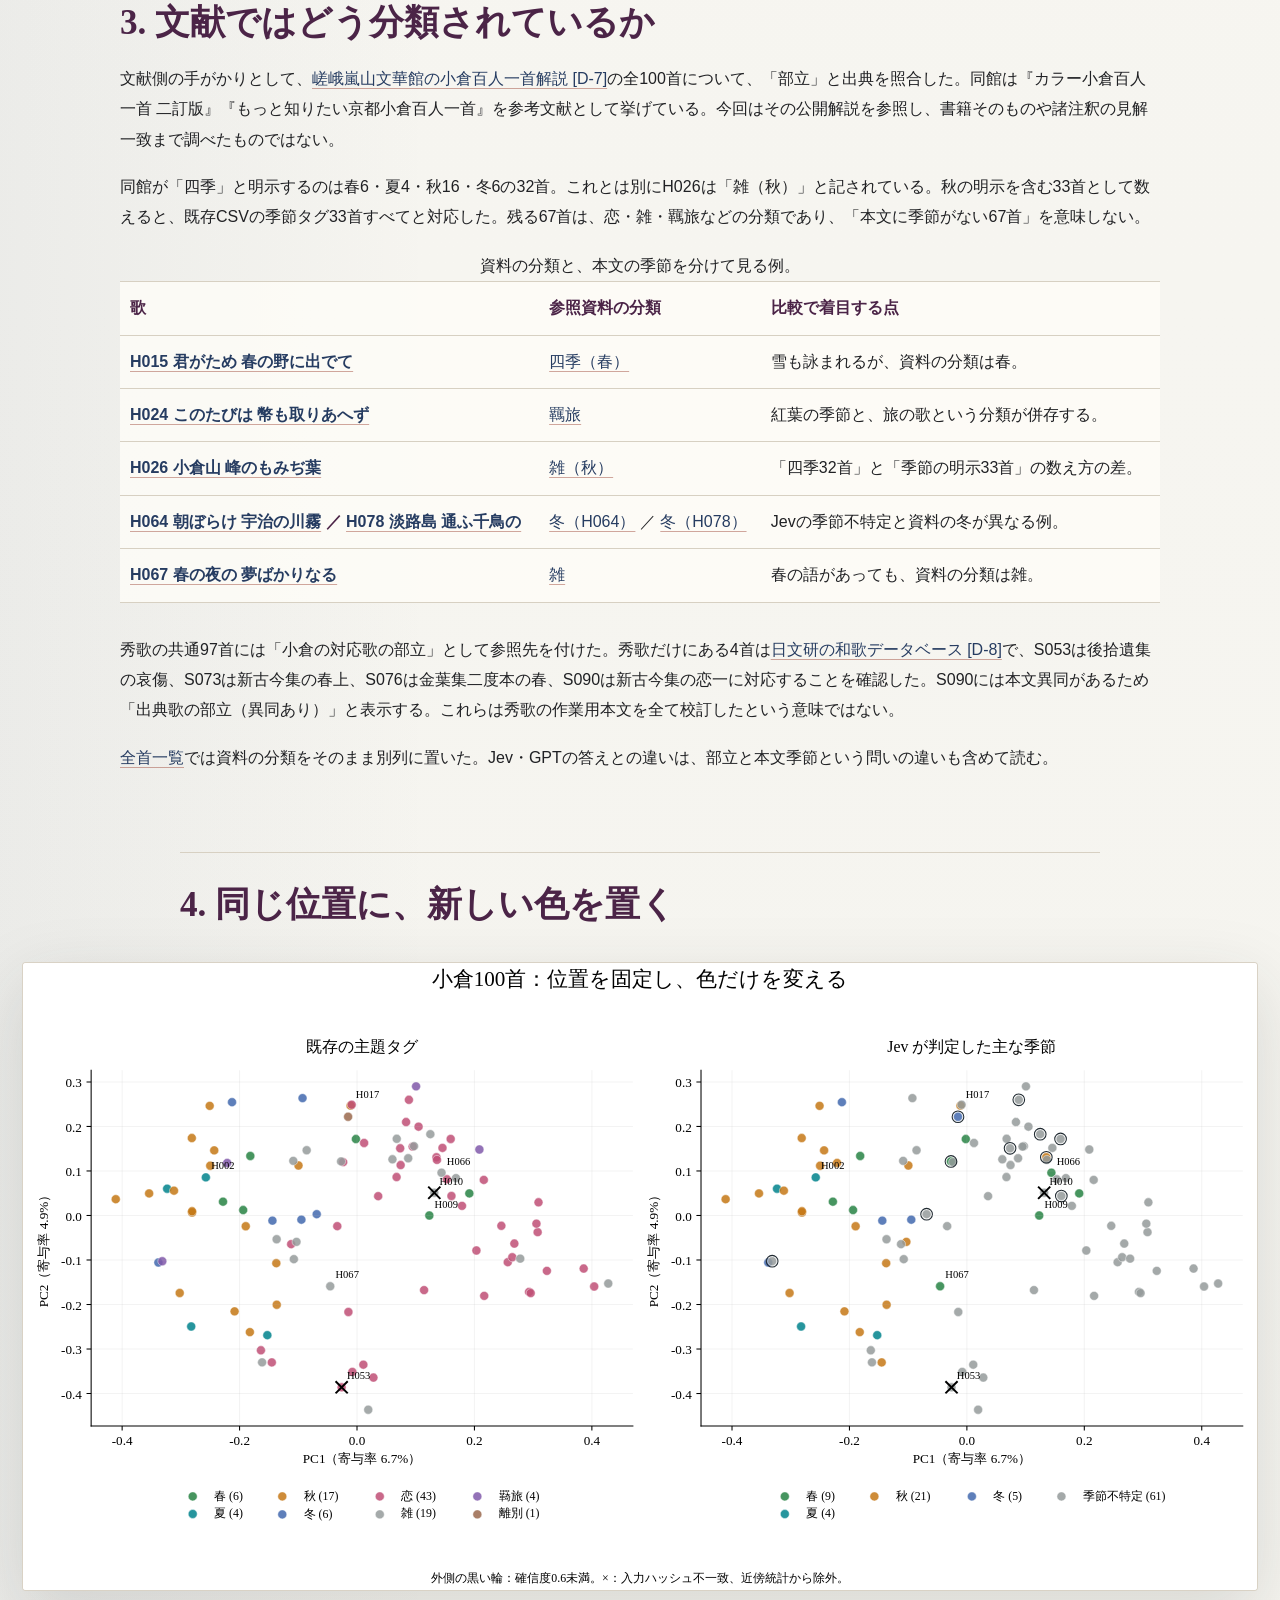
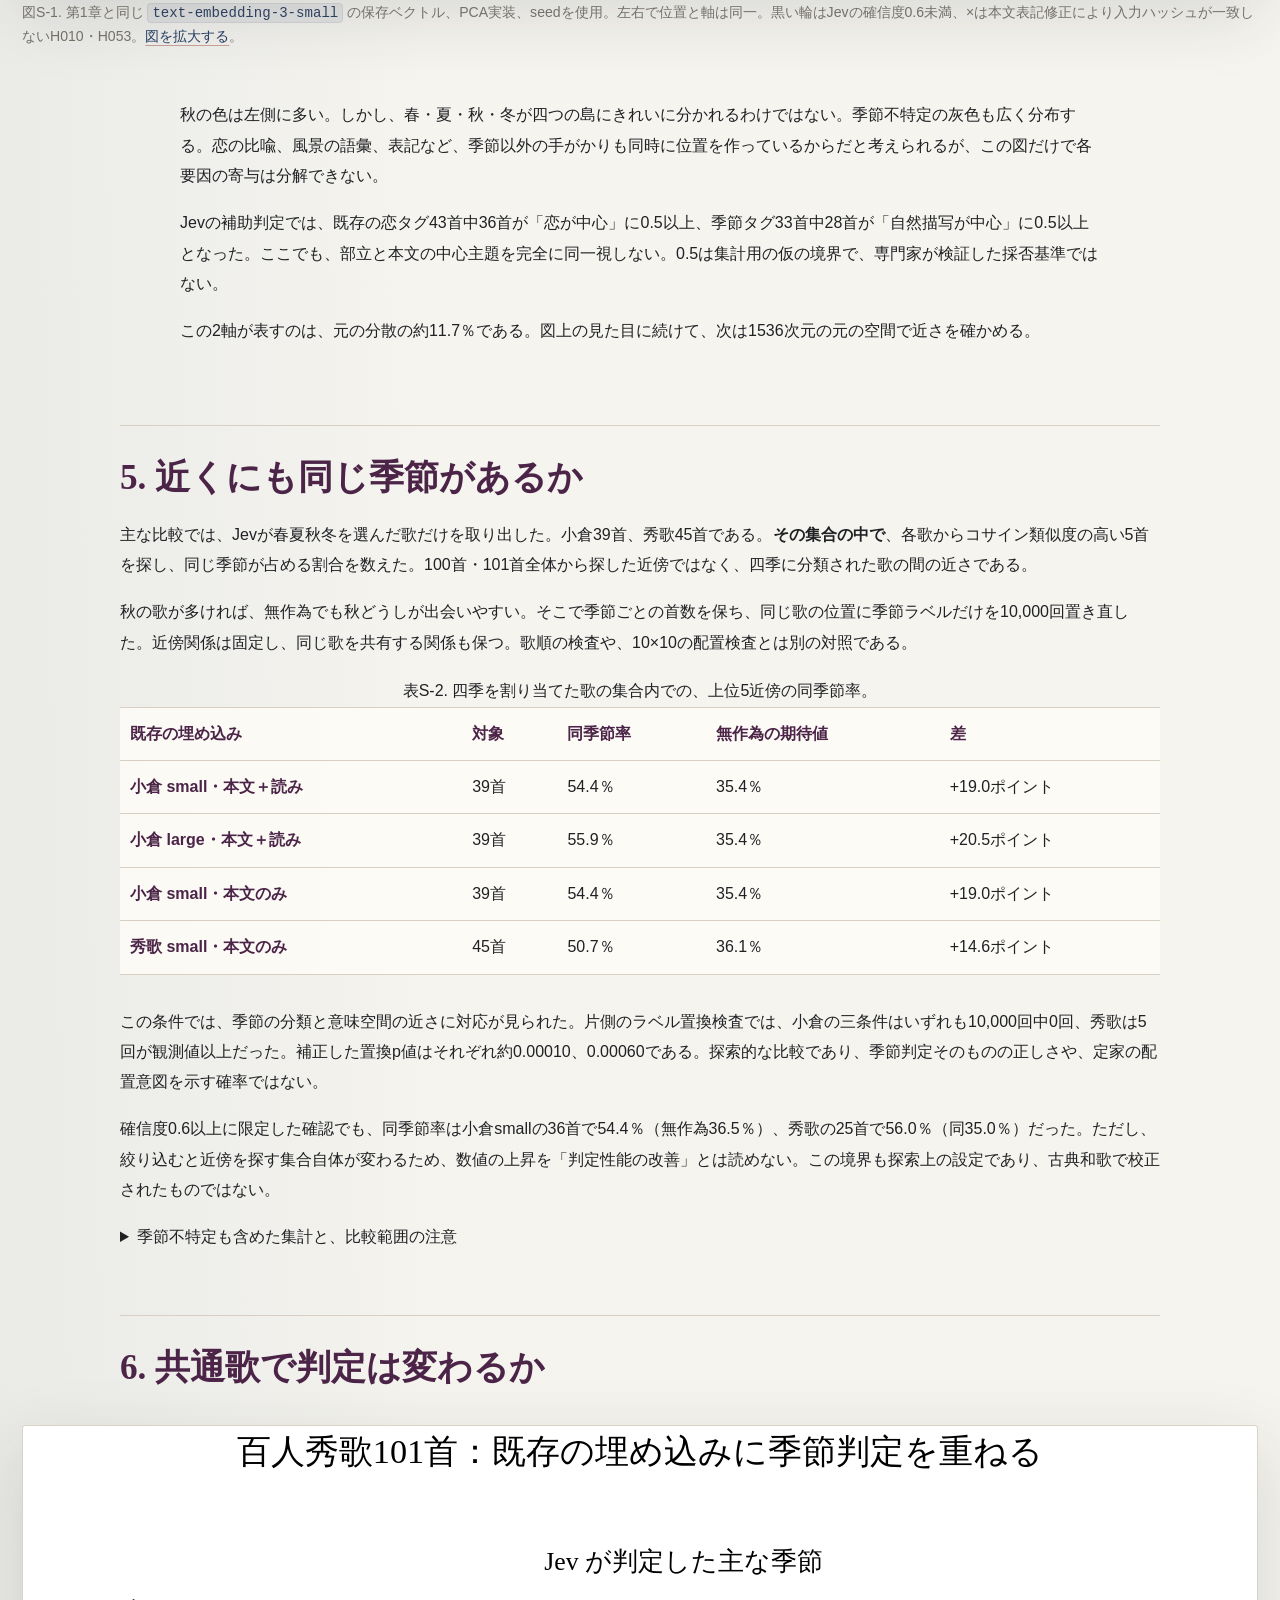
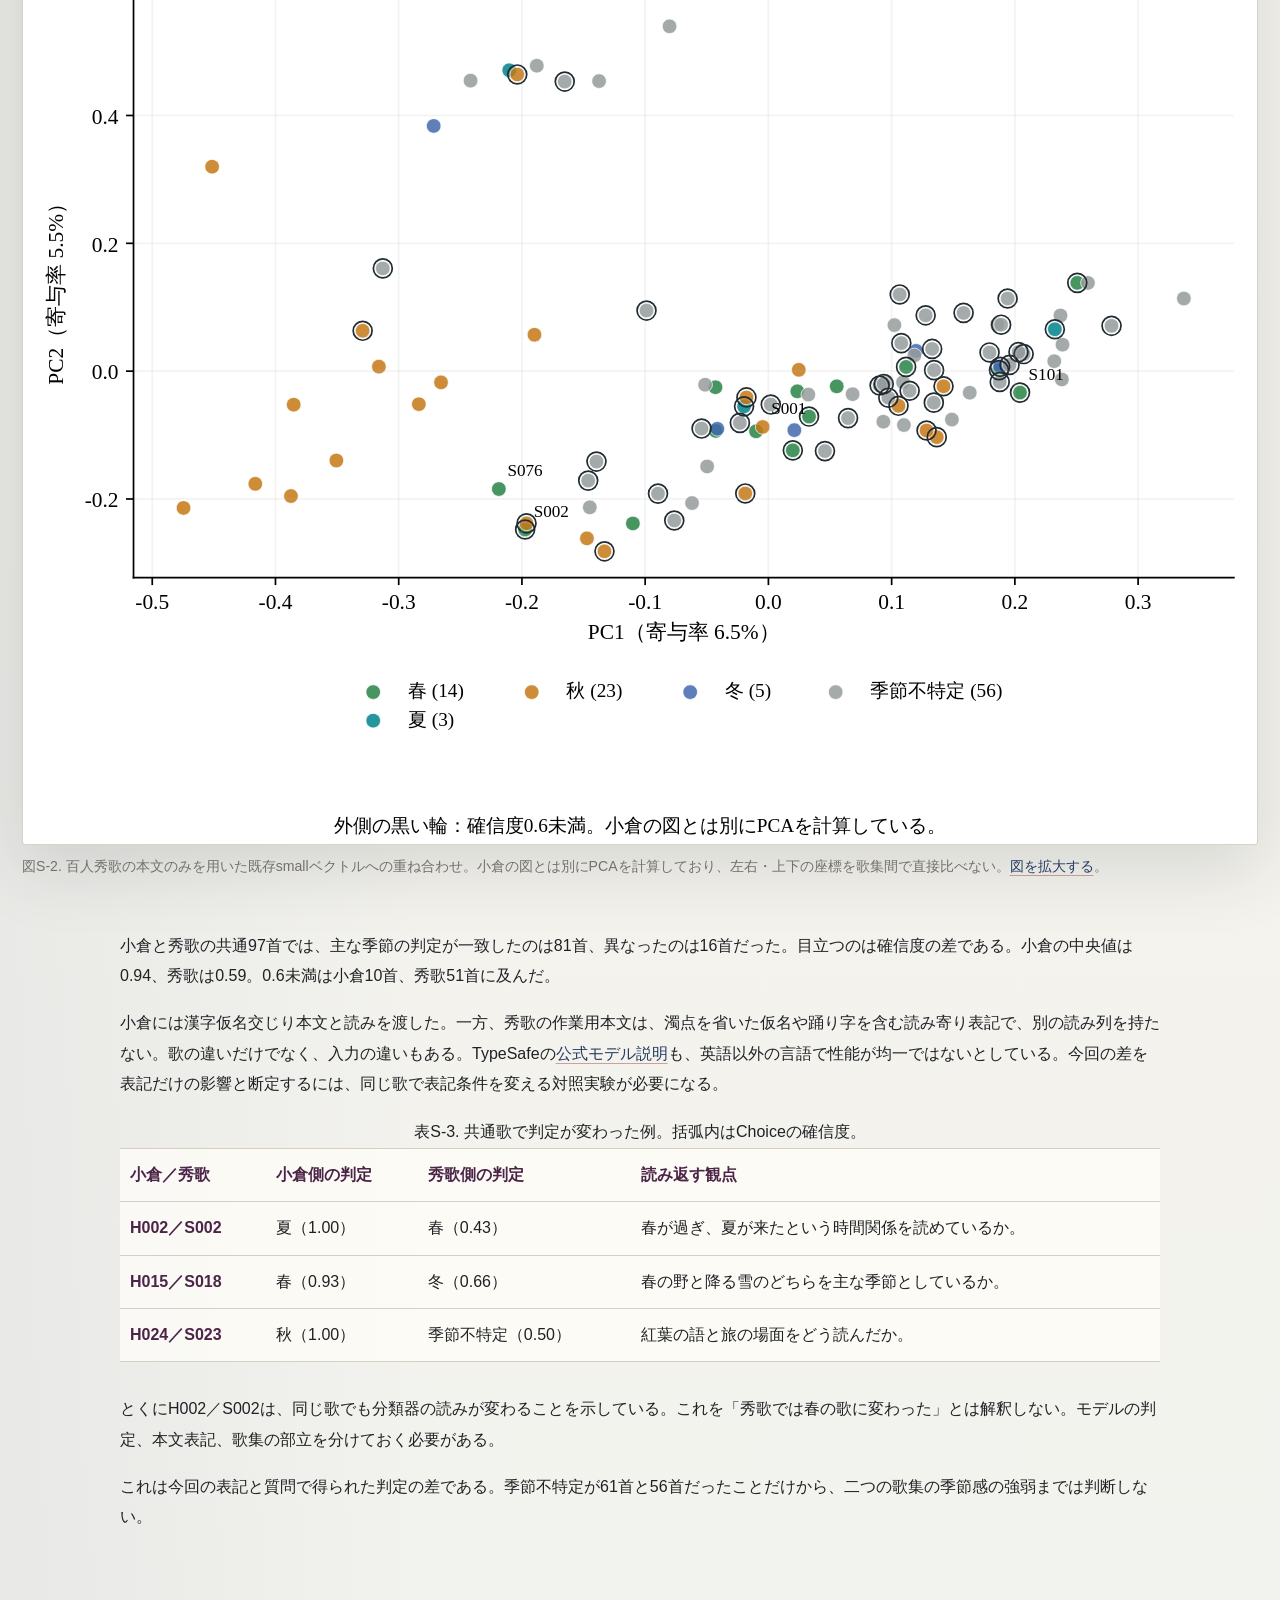
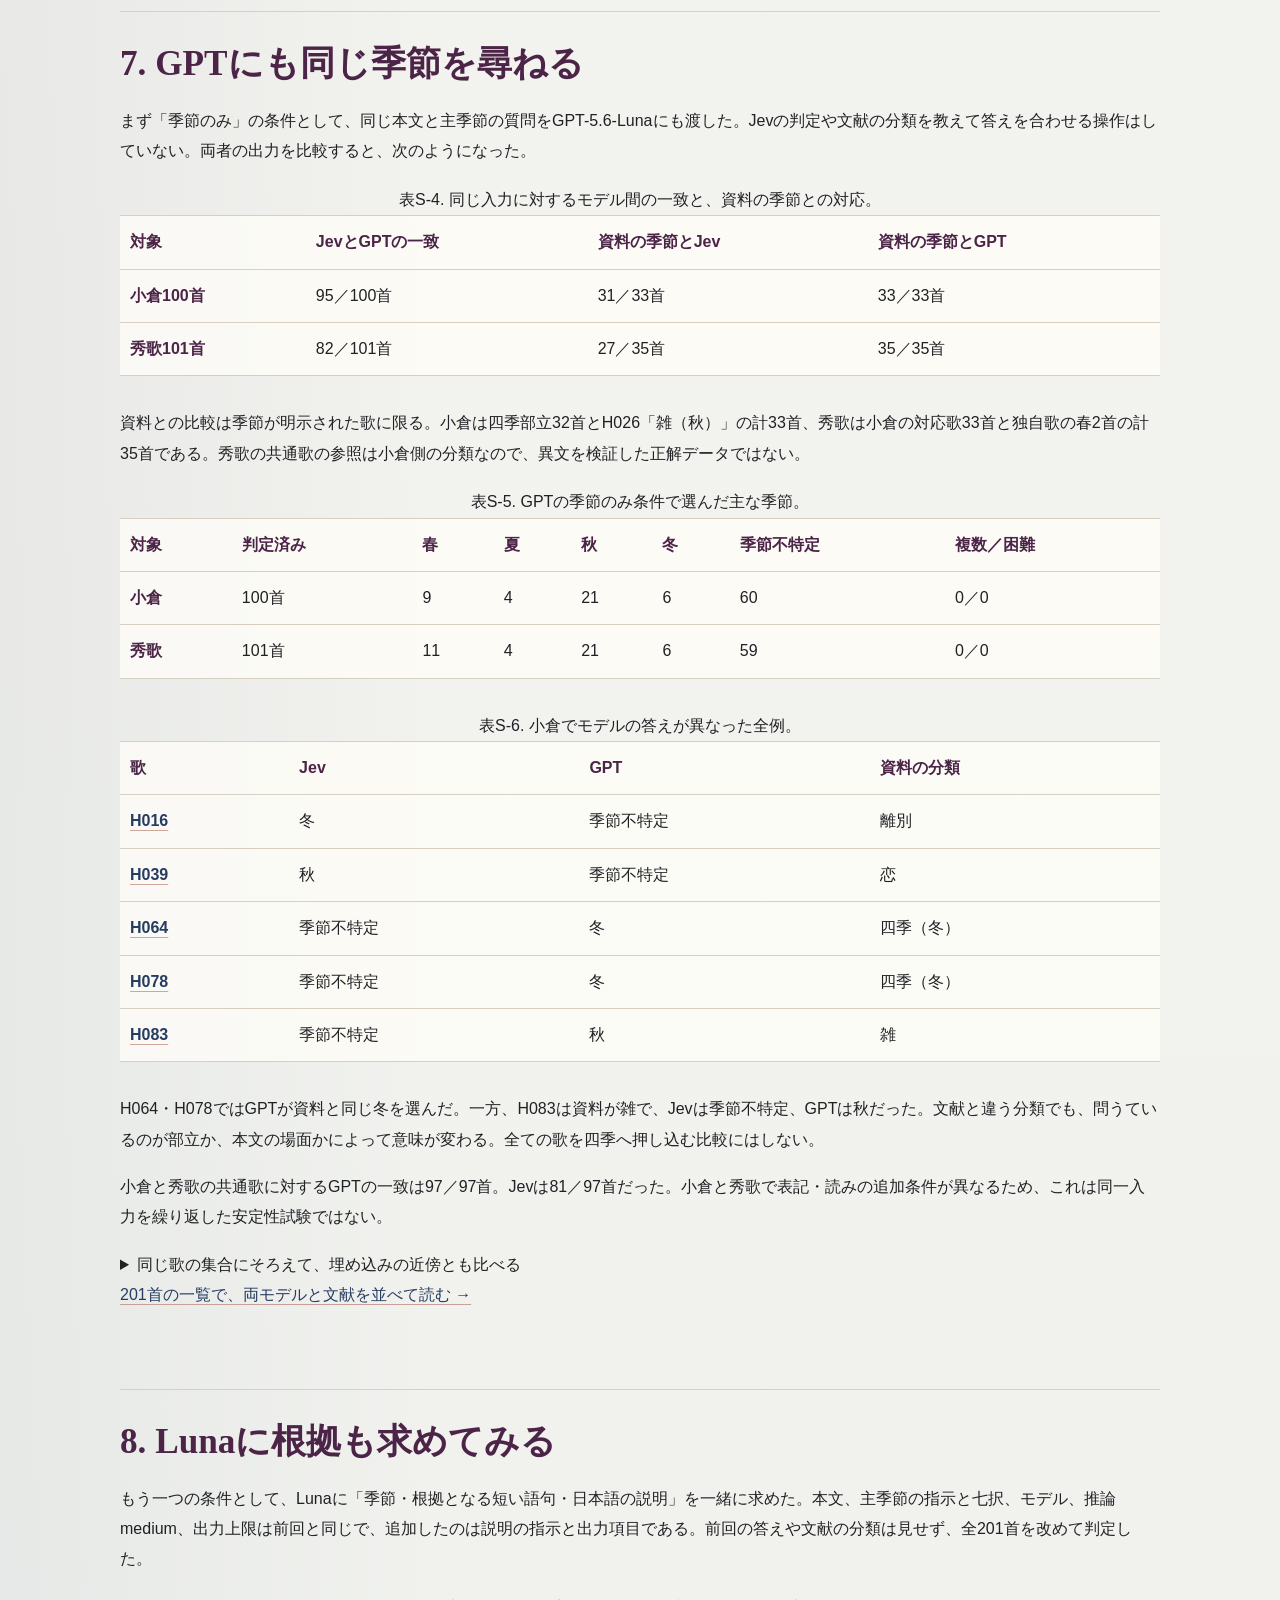
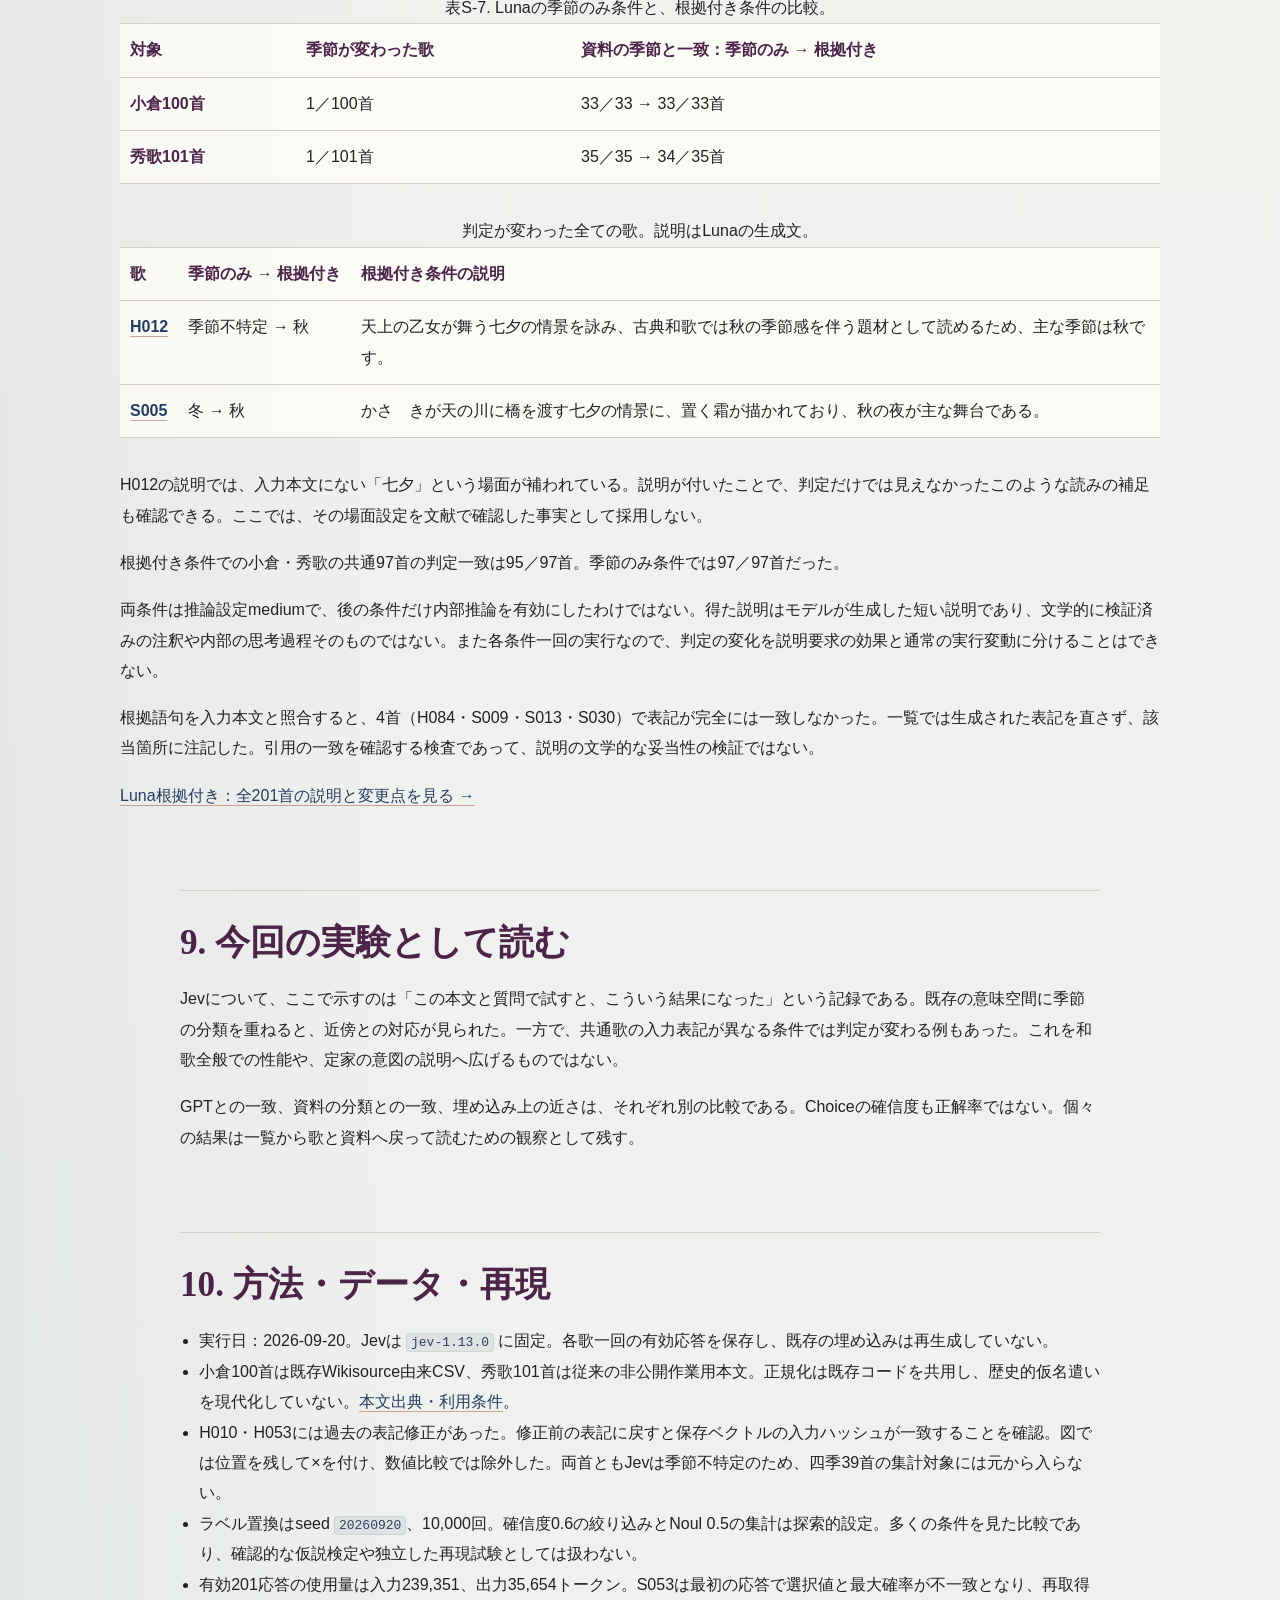
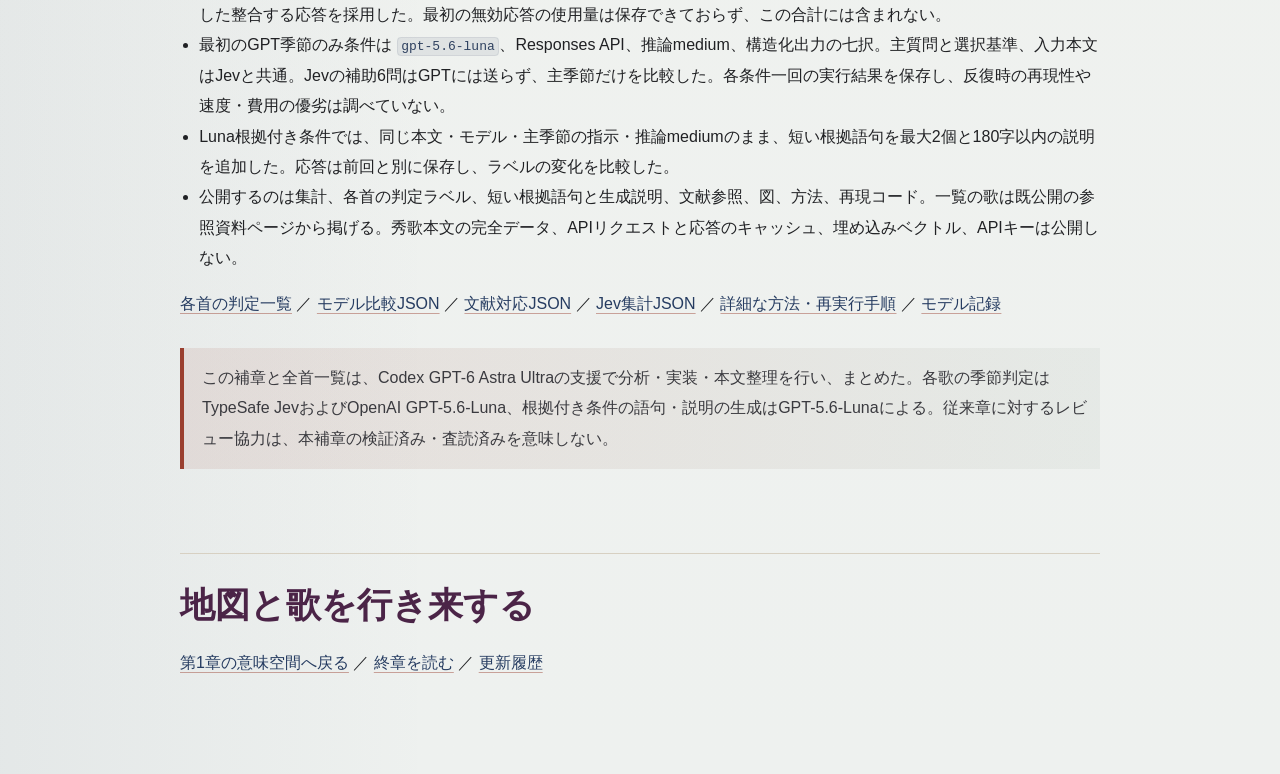
<file: docs/paper/seasons/index.html>
<!doctype html>
<html lang="ja">
  <head>
    <meta charset="utf-8" />
    <meta name="viewport" content="width=device-width, initial-scale=1" />
    <title>補章 季節の色は、意味の地図と重なるか | 意味空間で百人一首を読む</title>
    <meta name="description" content="小倉百人一首と百人秀歌の季節を、Jev・GPT-5.6-Luna・文献の部立で比較する。201首の一覧と、従来の埋め込みによる意味空間との対応を掲載。" />
    <link rel="canonical" href="https://dueyama.github.io/hyakunin-isshu-semantic-map/paper/seasons/" />
    <meta property="og:locale" content="ja_JP" />
    <meta property="og:type" content="article" />
    <meta property="og:title" content="補章 季節の色は、意味の地図と重なるか" />
    <meta property="og:description" content="JevとGPTの季節判定、文献の部立、従来の埋め込みを比較。201首の結果を一覧で読む。" />
    <meta property="og:url" content="https://dueyama.github.io/hyakunin-isshu-semantic-map/paper/seasons/" />
    <meta property="og:image" content="https://dueyama.github.io/hyakunin-isshu-semantic-map/figures/hero-heian-semantic-map.jpg" />
    <meta name="twitter:card" content="summary_large_image" />
    <link rel="icon" type="image/svg+xml" href="../../favicon.svg" />
    <link rel="stylesheet" href="../../assets/reading.css?v=20260710-review" />
  </head>
  <body class="article article-one">
    <main>
      <nav>
        <a href="../../">トップ</a><a href="../0/">序章</a><a href="../">第1章</a>
        <a href="../2/">第2章</a><a href="../3/">第3章</a><a href="../final/">終章</a>
        <a href="./" aria-current="page">季節比較</a><a href="../../references/">参照資料</a><a href="../../updates/">更新履歴</a>
      </nav>
      <header class="article-hero">
        <p class="meta">意味空間で百人一首を読む 補章 / 初稿 2026-09-20 / 更新 2026-09-20</p>
        <h1>季節の色は、<br />意味の地図と重なるか</h1>
        <p class="lead">同じ秋を詠む歌は、数字の地図でも近くにいるのだろうか。これまでの埋め込みに、JevとGPTが読んだ「季節の色」を重ねてみる。文献の部立も並べ、今回の条件でどんな結果が得られたかを、一首ずつ確かめる。</p>
        <div class="project-credits" aria-label="制作クレジット">
          <span><b>分析・実装・本文整理:</b> Codex GPT-6 Astra Ultra</span>
          <span><b>季節判定:</b> TypeSafe Jev / OpenAI GPT-5.6-Luna</span>
        </div>
        <p><a href="./list/">全201首の季節判定一覧へ →</a>　歌・Jev・GPT・資料の分類を並べて読む。</p>
        <p><a href="./luna-reasons/">Luna根拠付きの追加実験へ →</a>　季節のみの判定と、根拠・説明を求めた判定を比べる。</p>
      </header>
      <div class="chapter-toc" role="navigation" aria-label="季節比較の目次">
        <p class="toc-title">この補章の目次</p>
        <ol>
          <li><a href="#question">地図と色を別々に作る</a></li>
          <li><a href="#labels">季節の歌と、季節のある歌</a></li>
          <li><a href="#literature">文献ではどう分類されているか</a></li>
          <li><a href="#map">同じ位置に、新しい色を置く</a></li>
          <li><a href="#neighbors">近くにも同じ季節があるか</a></li>
          <li><a href="#shuka">共通歌で判定は変わるか</a></li>
          <li><a href="#gpt">GPTにも同じ季節を尋ねる</a></li>
          <li><a href="#luna-reasons">Lunaに根拠も求めてみる</a></li>
          <li><a href="#limits">今回の実験として読む</a></li>
          <li><a href="#reproduce">方法・データ・再現</a></li>
        </ol>
      </div>
      <section id="question">
        <h2>1. 地図と色を別々に作る</h2>
        <p><a href="../#distribution">第1章</a>では、歌の本文からOpenAIの埋め込みを作り、その位置に既存の主題タグの色を付けた。そこで「春」「恋」「雑」を決めていたのは、埋め込みモデルではない。CSVに用意したタグである。埋め込みは歌どうしの近さを表し、色は別に与えていた。</p>
        <p>今回は、TypeSafeの判定モデル <code>jev-1.13.0</code> とOpenAIの <code>gpt-5.6-luna</code> に、本文から主な季節を選んでもらった。両者には同じ正規化本文と同じ季節の判断基準を渡す。歌番号、作者、既存タグ、文献の分類、埋め込み座標、他方のモデルの答えは渡さない。その結果を、保存済みの意味空間と比べる。</p>
        <div class="table-wrap">
          <table>
            <caption>モデルが返すものと、今回の解析での役割。</caption>
            <thead><tr><th>モデル</th><th>特徴・出力</th><th>今回の解析方法</th></tr></thead>
            <tbody>
              <tr><th>text-embedding-3-small / large</th><td>本文を数値のベクトルへ変換する。今回はsmallが1536次元、largeが3072次元。意味の近さを連続的に表し、そのままでは「春」といった分類名を返さない。</td><td>コサイン類似度で歌どうしの近さを測り、PCAで2次元に投影する。季節ラベルは後から加える。季節の分類器を新たに学習させたわけではない。</td></tr>
              <tr><th>Jev 1.13.0</th><td>状態と質問・選択基準を受け取り、型の決まった小さな判断を返す。Choiceでは選択肢と確率分布、Noulでは条件が成り立つモデル確率を得る。</td><td>七択で主な季節を分類し、四季への言及・恋・自然描写を別々に問う。分類の一致数や、意味空間の近傍との対応を数える。</td></tr>
              <tr><th>GPT-5.6-Luna</th><td>推論を伴う生成モデルで、公式には費用効率を重視した大量処理向けの位置づけ。構造化出力で返す項目を指定できる。今回は「季節のみ」と「季節・根拠語句・説明」の二条件を試す。</td><td>Jevと同じ主季節の問いを、推論設定mediumで一首ずつ判定する。最初は七択の結果だけを取得し、追加条件では短い根拠と説明を求める。自己申告の確信度は取得しない。</td></tr>
            </tbody>
          </table>
        </div>
        <p>仕組みの説明は、<a href="https://developers.openai.com/api/docs/guides/embeddings">OpenAIの埋め込みガイド</a>、<a href="https://docs.typesafe.ai/api">TypeSafe API仕様</a>、<a href="https://developers.openai.com/api/docs/models/gpt-5.6-luna">GPT-5.6-Lunaのモデル仕様</a>による。PCAは埋め込みを見やすくする解析手法で、JevやGPTのように季節を答えるモデルではない。また、JSONの形式を保証する<a href="https://developers.openai.com/api/docs/guides/structured-outputs">構造化出力</a>と、解釈の正しさは別の話である。</p>
        <p>JevとGPTは「この歌はどの季節か」を問い、埋め込みは「この歌はどの歌と近いか」を測る。ここで比べるのは、この二つの結果がどの程度重なるかである。いずれも著名な和歌を学習時に見ている可能性があり、本文だけを渡したことは、既知の分類の影響がないことを保証しない。</p>
      </section>
      <section id="labels">
        <h2>2. 季節の歌と、季節のある歌</h2>
        <p>歌に季節があることと、歌集の中で季節の部に置かれることは、同じではない。恋や旅の歌にも、花や紅葉は現れる。そこでJevには、一首につき七つの質問を同時に投げた。</p>
        <ul>
          <li><b>主な季節を一つ選ぶ。</b>春・夏・秋・冬に、複数季節・季節不特定・判定困難を加えた七択。</li>
          <li><b>四季それぞれへの言及を調べる。</b>過ぎた季節や比喩も含め、春・夏・秋・冬について別々の確率を得る。</li>
          <li><b>恋と自然描写を調べる。</b>それぞれが中心的な関心かを問う。両方が当てはまることも認める。</li>
        </ul>
        <p>主分類には <a href="https://docs.typesafe.ai/primitives/choice">Choice</a>、個別の言及と主題には <a href="https://docs.typesafe.ai/primitives/noul">Noul</a> を使った。Noulの0.5付近は「ほどほどの春」ではなく、春への言及があるかどうかを決めにくいという値である。質問文は英語、判定対象は日本語の古典本文とした。質問の全文は<a href="https://github.com/dueyama/hyakunin-isshu-semantic-map/blob/main/scripts/jev_seasons.py">実行コード</a>に固定している。</p>
        <p>小倉のH002「春過ぎて夏来にけらし」では、主な季節は夏となり、春への言及も夏への言及も0.97だった。この分け方なら、春という語を消さずに、季節の移り変わりを残せる。</p>
        <div class="table-wrap">
          <table>
            <caption>表S-1. Jevが選んだ主な季節。各歌一回の有効応答による分類。</caption>
            <thead><tr><th>対象</th><th>春</th><th>夏</th><th>秋</th><th>冬</th><th>季節不特定</th><th>複数／困難</th></tr></thead>
            <tbody>
              <tr><th>小倉100首</th><td>9</td><td>4</td><td>21</td><td>5</td><td>61</td><td>0／0</td></tr>
              <tr><th>秀歌101首</th><td>14</td><td>3</td><td>23</td><td>5</td><td>56</td><td>0／0</td></tr>
            </tbody>
          </table>
        </div>
        <p>小倉の既存CSVでは、季節タグがあるのは33首、空欄は67首だった。タグのある33首に限ると、Jevの主な季節は31首で一致した。不一致はH064とH078で、いずれも既存タグは冬、Jevは季節不特定だった。この31／33は、暫定タグとの一致率であって、学術的な正解率ではない。空欄も「無季」という正解には扱わない。</p>
        <p>空欄の67首からは、8首に四季のいずれかが選ばれた。たとえばH024は既存主題が羇旅でも、紅葉を読む季節判定は秋になる。H066の山ざくら、H067の春の夜には春が選ばれた。部立と本文の季節を二つの軸として持つことで、元の分類を消さずに読みを足せる。ただし、H016を冬とする確信度0.43の答えのように、そのまま採用できない候補も含まれる。</p>
        <p class="note">Jevの「季節不特定」は、その質問と本文で主な季節を選べなかったという出力である。文学的に季節が存在しないことや、季節の解釈が不要であることを意味しない。</p>
      </section>
      <section id="literature">
        <h2>3. 文献ではどう分類されているか</h2>
        <p>文献側の手がかりとして、<a href="../../references/#ref-g-7">嵯峨嵐山文華館の小倉百人一首解説 [D-7]</a>の全100首について、「部立」と出典を照合した。同館は『カラー小倉百人一首 二訂版』『もっと知りたい京都小倉百人一首』を参考文献として挙げている。今回はその公開解説を参照し、書籍そのものや諸注釈の見解一致まで調べたものではない。</p>
        <p>同館が「四季」と明示するのは春6・夏4・秋16・冬6の32首。これとは別にH026は「雑（秋）」と記されている。秋の明示を含む33首として数えると、既存CSVの季節タグ33首すべてと対応した。残る67首は、恋・雑・羈旅などの分類であり、「本文に季節がない67首」を意味しない。</p>
        <div class="table-wrap">
          <table>
            <caption>資料の分類と、本文の季節を分けて見る例。</caption>
            <thead><tr><th>歌</th><th>参照資料の分類</th><th>比較で着目する点</th></tr></thead>
            <tbody>
              <tr><th><a href="./list/#poem-h015">H015 君がため 春の野に出でて</a></th><td><a href="https://www.samac.jp/search/poems_detail.php?id=15">四季（春）</a></td><td>雪も詠まれるが、資料の分類は春。</td></tr>
              <tr><th><a href="./list/#poem-h024">H024 このたびは 幣も取りあへず</a></th><td><a href="https://www.samac.jp/search/poems_detail.php?id=24">羈旅</a></td><td>紅葉の季節と、旅の歌という分類が併存する。</td></tr>
              <tr><th><a href="./list/#poem-h026">H026 小倉山 峰のもみぢ葉</a></th><td><a href="https://www.samac.jp/search/poems_detail.php?id=26">雑（秋）</a></td><td>「四季32首」と「季節の明示33首」の数え方の差。</td></tr>
              <tr><th><a href="./list/#poem-h064">H064 朝ぼらけ 宇治の川霧</a> ／ <a href="./list/#poem-h078">H078 淡路島 通ふ千鳥の</a></th><td><a href="https://www.samac.jp/search/poems_detail.php?id=64">冬（H064）</a> ／ <a href="https://www.samac.jp/search/poems_detail.php?id=78">冬（H078）</a></td><td>Jevの季節不特定と資料の冬が異なる例。</td></tr>
              <tr><th><a href="./list/#poem-h067">H067 春の夜の 夢ばかりなる</a></th><td><a href="https://www.samac.jp/search/poems_detail.php?id=67">雑</a></td><td>春の語があっても、資料の分類は雑。</td></tr>
            </tbody>
          </table>
        </div>
        <p>秀歌の共通97首には「小倉の対応歌の部立」として参照先を付けた。秀歌だけにある4首は<a href="../../references/#ref-g-8">日文研の和歌データベース [D-8]</a>で、S053は後拾遺集の哀傷、S073は新古今集の春上、S076は金葉集二度本の春、S090は新古今集の恋一に対応することを確認した。S090には本文異同があるため「出典歌の部立（異同あり）」と表示する。これらは秀歌の作業用本文を全て校訂したという意味ではない。</p>
        <p><a href="./list/">全首一覧</a>では資料の分類をそのまま別列に置いた。Jev・GPTの答えとの違いは、部立と本文季節という問いの違いも含めて読む。</p>
      </section>
      <section id="map">
        <h2>4. 同じ位置に、新しい色を置く</h2>
        <figure class="figure-wide">
          <img loading="lazy" decoding="async" src="../../figures/jev-season-ogura.svg" alt="小倉100首の同じPCA座標を、左では既存主題、右ではJevの主な季節で色分けした比較図。右では秋の多くが左側に分布するが、四季は完全には分離しない。" />
          <figcaption>図S-1. 第1章と同じ <code>text-embedding-3-small</code> の保存ベクトル、PCA実装、seedを使用。左右で位置と軸は同一。黒い輪はJevの確信度0.6未満、×は本文表記修正により入力ハッシュが一致しないH010・H053。<a href="../../figures/jev-season-ogura.svg">図を拡大する</a>。</figcaption>
        </figure>
        <p>秋の色は左側に多い。しかし、春・夏・秋・冬が四つの島にきれいに分かれるわけではない。季節不特定の灰色も広く分布する。恋の比喩、風景の語彙、表記など、季節以外の手がかりも同時に位置を作っているからだと考えられるが、この図だけで各要因の寄与は分解できない。</p>
        <p>Jevの補助判定では、既存の恋タグ43首中36首が「恋が中心」に0.5以上、季節タグ33首中28首が「自然描写が中心」に0.5以上となった。ここでも、部立と本文の中心主題を完全に同一視しない。0.5は集計用の仮の境界で、専門家が検証した採否基準ではない。</p>
        <p>この2軸が表すのは、元の分散の約11.7％である。図上の見た目に続けて、次は1536次元の元の空間で近さを確かめる。</p>
      </section>
      <section id="neighbors">
        <h2>5. 近くにも同じ季節があるか</h2>
        <p>主な比較では、Jevが春夏秋冬を選んだ歌だけを取り出した。小倉39首、秀歌45首である。<b>その集合の中で</b>、各歌からコサイン類似度の高い5首を探し、同じ季節が占める割合を数えた。100首・101首全体から探した近傍ではなく、四季に分類された歌の間の近さである。</p>
        <p>秋の歌が多ければ、無作為でも秋どうしが出会いやすい。そこで季節ごとの首数を保ち、同じ歌の位置に季節ラベルだけを10,000回置き直した。近傍関係は固定し、同じ歌を共有する関係も保つ。歌順の検査や、10×10の配置検査とは別の対照である。</p>
        <div class="table-wrap">
          <table>
            <caption>表S-2. 四季を割り当てた歌の集合内での、上位5近傍の同季節率。</caption>
            <thead><tr><th>既存の埋め込み</th><th>対象</th><th>同季節率</th><th>無作為の期待値</th><th>差</th></tr></thead>
            <tbody>
              <tr><th>小倉 small・本文＋読み</th><td>39首</td><td>54.4％</td><td>35.4％</td><td>+19.0ポイント</td></tr>
              <tr><th>小倉 large・本文＋読み</th><td>39首</td><td>55.9％</td><td>35.4％</td><td>+20.5ポイント</td></tr>
              <tr><th>小倉 small・本文のみ</th><td>39首</td><td>54.4％</td><td>35.4％</td><td>+19.0ポイント</td></tr>
              <tr><th>秀歌 small・本文のみ</th><td>45首</td><td>50.7％</td><td>36.1％</td><td>+14.6ポイント</td></tr>
            </tbody>
          </table>
        </div>
        <p>この条件では、季節の分類と意味空間の近さに対応が見られた。片側のラベル置換検査では、小倉の三条件はいずれも10,000回中0回、秀歌は5回が観測値以上だった。補正した置換p値はそれぞれ約0.00010、0.00060である。探索的な比較であり、季節判定そのものの正しさや、定家の配置意図を示す確率ではない。</p>
        <p>確信度0.6以上に限定した確認でも、同季節率は小倉smallの36首で54.4％（無作為36.5％）、秀歌の25首で56.0％（同35.0％）だった。ただし、絞り込むと近傍を探す集合自体が変わるため、数値の上昇を「判定性能の改善」とは読めない。この境界も探索上の設定であり、古典和歌で校正されたものではない。</p>
        <details>
          <summary>季節不特定も含めた集計と、比較範囲の注意</summary>
          <p>入力が一致する小倉98首全体では、smallの同分類率は60.8％、無作為の期待値は41.5％。秀歌101首全体では47.5％、期待値37.6％だった。こちらは「季節不特定どうし」も同分類と数えるため、表S-2とは問いが異なる。第1章の既存主題による最近傍率とも、分類・対象数・近傍数が違い、改善幅として直接比較できない。</p>
          <p>小倉の本文のみ条件の埋め込みに重ねるJevラベルも、本文＋読みから得た同じ判定を使う。この行は埋め込み入力を変えた感度確認であり、両モデルの入力を完全にそろえた新実験ではない。小倉と秀歌も多くの歌を共有し、独立した追試ではない。</p>
        </details>
      </section>
      <section id="shuka">
        <h2>6. 共通歌で判定は変わるか</h2>
        <figure class="figure-wide">
          <img loading="lazy" decoding="async" src="../../figures/jev-season-shuka.svg" alt="百人秀歌101首の既存埋め込みをJevの季節判定で色分けしたPCA図。確信度0.6未満を示す黒い輪が多くの点に付く。" />
          <figcaption>図S-2. 百人秀歌の本文のみを用いた既存smallベクトルへの重ね合わせ。小倉の図とは別にPCAを計算しており、左右・上下の座標を歌集間で直接比べない。<a href="../../figures/jev-season-shuka.svg">図を拡大する</a>。</figcaption>
        </figure>
        <p>小倉と秀歌の共通97首では、主な季節の判定が一致したのは81首、異なったのは16首だった。目立つのは確信度の差である。小倉の中央値は0.94、秀歌は0.59。0.6未満は小倉10首、秀歌51首に及んだ。</p>
        <p>小倉には漢字仮名交じり本文と読みを渡した。一方、秀歌の作業用本文は、濁点を省いた仮名や踊り字を含む読み寄り表記で、別の読み列を持たない。歌の違いだけでなく、入力の違いもある。TypeSafeの<a href="https://docs.typesafe.ai/models">公式モデル説明</a>も、英語以外の言語で性能が均一ではないとしている。今回の差を表記だけの影響と断定するには、同じ歌で表記条件を変える対照実験が必要になる。</p>
        <div class="table-wrap">
          <table>
            <caption>表S-3. 共通歌で判定が変わった例。括弧内はChoiceの確信度。</caption>
            <thead><tr><th>小倉／秀歌</th><th>小倉側の判定</th><th>秀歌側の判定</th><th>読み返す観点</th></tr></thead>
            <tbody>
              <tr><th>H002／S002</th><td>夏（1.00）</td><td>春（0.43）</td><td>春が過ぎ、夏が来たという時間関係を読めているか。</td></tr>
              <tr><th>H015／S018</th><td>春（0.93）</td><td>冬（0.66）</td><td>春の野と降る雪のどちらを主な季節としているか。</td></tr>
              <tr><th>H024／S023</th><td>秋（1.00）</td><td>季節不特定（0.50）</td><td>紅葉の語と旅の場面をどう読んだか。</td></tr>
            </tbody>
          </table>
        </div>
        <p>とくにH002／S002は、同じ歌でも分類器の読みが変わることを示している。これを「秀歌では春の歌に変わった」とは解釈しない。モデルの判定、本文表記、歌集の部立を分けておく必要がある。</p>
        <p>これは今回の表記と質問で得られた判定の差である。季節不特定が61首と56首だったことだけから、二つの歌集の季節感の強弱までは判断しない。</p>
      </section>
      <!-- season-model-results:start -->
      <section id="gpt">
      <h2>7. GPTにも同じ季節を尋ねる</h2>
      <p>まず「季節のみ」の条件として、同じ本文と主季節の質問をGPT-5.6-Lunaにも渡した。Jevの判定や文献の分類を教えて答えを合わせる操作はしていない。両者の出力を比較すると、次のようになった。</p>
      <div class="table-wrap"><table><caption>表S-4. 同じ入力に対するモデル間の一致と、資料の季節との対応。</caption>
      <thead><tr><th>対象</th><th>JevとGPTの一致</th><th>資料の季節とJev</th><th>資料の季節とGPT</th></tr></thead><tbody>
      <tr><th>小倉100首</th><td>95／100首</td><td>31／33首</td><td>33／33首</td></tr>
      <tr><th>秀歌101首</th><td>82／101首</td><td>27／35首</td><td>35／35首</td></tr>
      </tbody></table></div>
      <p>資料との比較は季節が明示された歌に限る。小倉は四季部立32首とH026「雑（秋）」の計33首、秀歌は小倉の対応歌33首と独自歌の春2首の計35首である。秀歌の共通歌の参照は小倉側の分類なので、異文を検証した正解データではない。</p>
      <div class="table-wrap"><table><caption>表S-5. GPTの季節のみ条件で選んだ主な季節。</caption>
      <thead><tr><th>対象</th><th>判定済み</th><th>春</th><th>夏</th><th>秋</th><th>冬</th><th>季節不特定</th><th>複数／困難</th></tr></thead><tbody>
      <tr><th>小倉</th><td>100首</td><td>9</td><td>4</td><td>21</td><td>6</td><td>60</td><td>0／0</td></tr>
      <tr><th>秀歌</th><td>101首</td><td>11</td><td>4</td><td>21</td><td>6</td><td>59</td><td>0／0</td></tr>
      </tbody></table></div>
      <div class="table-wrap"><table><caption>表S-6. 小倉でモデルの答えが異なった全例。</caption>
      <thead><tr><th>歌</th><th>Jev</th><th>GPT</th><th>資料の分類</th></tr></thead><tbody>
      <tr><th><a href="./list/#poem-h016">H016</a></th><td>冬</td><td>季節不特定</td><td>離別</td></tr>
      <tr><th><a href="./list/#poem-h039">H039</a></th><td>秋</td><td>季節不特定</td><td>恋</td></tr>
      <tr><th><a href="./list/#poem-h064">H064</a></th><td>季節不特定</td><td>冬</td><td>四季（冬）</td></tr>
      <tr><th><a href="./list/#poem-h078">H078</a></th><td>季節不特定</td><td>冬</td><td>四季（冬）</td></tr>
      <tr><th><a href="./list/#poem-h083">H083</a></th><td>季節不特定</td><td>秋</td><td>雑</td></tr>
      </tbody></table></div>
      <p>H064・H078ではGPTが資料と同じ冬を選んだ。一方、H083は資料が雑で、Jevは季節不特定、GPTは秋だった。文献と違う分類でも、問うているのが部立か、本文の場面かによって意味が変わる。全ての歌を四季へ押し込む比較にはしない。</p>
      <p>小倉と秀歌の共通歌に対するGPTの一致は97／97首。Jevは81／97首だった。小倉と秀歌で表記・読みの追加条件が異なるため、これは同一入力を繰り返した安定性試験ではない。</p>
      <details><summary>同じ歌の集合にそろえて、埋め込みの近傍とも比べる</summary>
      <p>JevとGPTがともに春夏秋冬を選んだ歌の共通部分を先に取り出し、その中で上位5近傍を計算した。各行では同じ歌・同じ近傍に二つの分類を重ねる。無作為期待値は各モデルの季節別首数を保って計算する。</p>
      <div class="table-wrap"><table><caption>両モデルが四季を選んだ同一集合での近傍比較。括弧内は無作為期待値。</caption>
      <thead><tr><th>意味空間</th><th>対象</th><th>Jev同季節率</th><th>GPT同季節率</th></tr></thead><tbody>
      <tr><th>小倉 small</th><td>37首</td><td>56.8%（35.7%）</td><td>56.8%（35.7%）</td></tr>
      <tr><th>小倉 large</th><td>37首</td><td>59.5%（35.7%）</td><td>59.5%（35.7%）</td></tr>
      <tr><th>秀歌 small</th><td>37首</td><td>53.0%（34.5%）</td><td>51.9%（31.1%）</td></tr>
      </tbody></table></div>
      <p>今回の小倉の共通37首は、両モデルのラベル自体が全て同じだった。そのため近傍率も同じになり、追加の性能証拠にはならない。集合の選び方が表S-2とは異なるため、そちらとの率の大小を性能差として読まない。この表も分類と意味の近さの対応であり、どちらのモデルが正しく季節を読んだかの判定ではない。季節不特定を含む同一全体集合の結果は比較JSONに記録した。</p></details>
      <p><a href="./list/">201首の一覧で、両モデルと文献を並べて読む →</a></p>
      </section>
      <!-- season-model-results:end -->
      <!-- luna-reasoned-results:start -->
      <section id="luna-reasons">
      <h2>8. Lunaに根拠も求めてみる</h2>
      <p>もう一つの条件として、Lunaに「季節・根拠となる短い語句・日本語の説明」を一緒に求めた。本文、主季節の指示と七択、モデル、推論medium、出力上限は前回と同じで、追加したのは説明の指示と出力項目である。前回の答えや文献の分類は見せず、全201首を改めて判定した。</p>
      <div class="table-wrap"><table><caption>表S-7. Lunaの季節のみ条件と、根拠付き条件の比較。</caption>
      <thead><tr><th>対象</th><th>季節が変わった歌</th><th>資料の季節と一致：季節のみ → 根拠付き</th></tr></thead><tbody>
      <tr><th>小倉100首</th><td>1／100首</td><td>33／33 → 33／33首</td></tr>
      <tr><th>秀歌101首</th><td>1／101首</td><td>35／35 → 34／35首</td></tr>
      </tbody></table></div>
      <div class="table-wrap"><table><caption>判定が変わった全ての歌。説明はLunaの生成文。</caption>
      <thead><tr><th>歌</th><th>季節のみ → 根拠付き</th><th>根拠付き条件の説明</th></tr></thead><tbody>
      <tr><th><a href="./luna-reasons/#poem-h012">H012</a></th><td>季節不特定 → 秋</td><td>天上の乙女が舞う七夕の情景を詠み、古典和歌では秋の季節感を伴う題材として読めるため、主な季節は秋です。</td></tr>
      <tr><th><a href="./luna-reasons/#poem-s005">S005</a></th><td>冬 → 秋</td><td>かさゝきが天の川に橋を渡す七夕の情景に、置く霜が描かれており、秋の夜が主な舞台である。</td></tr>
      </tbody></table></div>
      <p>H012の説明では、入力本文にない「七夕」という場面が補われている。説明が付いたことで、判定だけでは見えなかったこのような読みの補足も確認できる。ここでは、その場面設定を文献で確認した事実として採用しない。</p>
      <p>根拠付き条件での小倉・秀歌の共通97首の判定一致は95／97首。季節のみ条件では97／97首だった。</p>
      <p>両条件は推論設定mediumで、後の条件だけ内部推論を有効にしたわけではない。得た説明はモデルが生成した短い説明であり、文学的に検証済みの注釈や内部の思考過程そのものではない。また各条件一回の実行なので、判定の変化を説明要求の効果と通常の実行変動に分けることはできない。</p>
      <p>根拠語句を入力本文と照合すると、4首（H084・S009・S013・S030）で表記が完全には一致しなかった。一覧では生成された表記を直さず、該当箇所に注記した。引用の一致を確認する検査であって、説明の文学的な妥当性の検証ではない。</p>
      <p><a href="./luna-reasons/">Luna根拠付き：全201首の説明と変更点を見る →</a></p>
      </section>
      <!-- luna-reasoned-results:end -->
      <section id="limits">
        <h2>9. 今回の実験として読む</h2>
        <p>Jevについて、ここで示すのは「この本文と質問で試すと、こういう結果になった」という記録である。既存の意味空間に季節の分類を重ねると、近傍との対応が見られた。一方で、共通歌の入力表記が異なる条件では判定が変わる例もあった。これを和歌全般での性能や、定家の意図の説明へ広げるものではない。</p>
        <p>GPTとの一致、資料の分類との一致、埋め込み上の近さは、それぞれ別の比較である。Choiceの確信度も正解率ではない。個々の結果は一覧から歌と資料へ戻って読むための観察として残す。</p>
      </section>
      <section id="reproduce">
        <h2>10. 方法・データ・再現</h2>
        <ul>
          <li>実行日：2026-09-20。Jevは <code>jev-1.13.0</code> に固定。各歌一回の有効応答を保存し、既存の埋め込みは再生成していない。</li>
          <li>小倉100首は既存Wikisource由来CSV、秀歌101首は従来の非公開作業用本文。正規化は既存コードを共用し、歴史的仮名遣いを現代化していない。<a href="../../data_sources.md">本文出典・利用条件</a>。</li>
          <li>H010・H053には過去の表記修正があった。修正前の表記に戻すと保存ベクトルの入力ハッシュが一致することを確認。図では位置を残して×を付け、数値比較では除外した。両首ともJevは季節不特定のため、四季39首の集計対象には元から入らない。</li>
          <li>ラベル置換はseed <code>20260920</code>、10,000回。確信度0.6の絞り込みとNoul 0.5の集計は探索的設定。多くの条件を見た比較であり、確認的な仮説検定や独立した再現試験としては扱わない。</li>
          <li>有効201応答の使用量は入力239,351、出力35,654トークン。S053は最初の応答で選択値と最大確率が不一致となり、再取得した整合する応答を採用した。最初の無効応答の使用量は保存できておらず、この合計には含まれない。</li>
          <li>最初のGPT季節のみ条件は <code>gpt-5.6-luna</code>、Responses API、推論medium、構造化出力の七択。主質問と選択基準、入力本文はJevと共通。Jevの補助6問はGPTには送らず、主季節だけを比較した。各条件一回の実行結果を保存し、反復時の再現性や速度・費用の優劣は調べていない。</li>
          <li>Luna根拠付き条件では、同じ本文・モデル・主季節の指示・推論mediumのまま、短い根拠語句を最大2個と180字以内の説明を追加した。応答は前回と別に保存し、ラベルの変化を比較した。</li>
          <li>公開するのは集計、各首の判定ラベル、短い根拠語句と生成説明、文献参照、図、方法、再現コード。一覧の歌は既公開の参照資料ページから掲げる。秀歌本文の完全データ、APIリクエストと応答のキャッシュ、埋め込みベクトル、APIキーは公開しない。</li>
        </ul>
        <p><a href="./list/">各首の判定一覧</a> ／ <a href="../../season-comparison.json">モデル比較JSON</a> ／ <a href="../../season-references.json">文献対応JSON</a> ／ <a href="../../jev-season-summary.json">Jev集計JSON</a> ／ <a href="../../jev_season_method.md">詳細な方法・再実行手順</a> ／ <a href="../../model_notes.md">モデル記録</a></p>
        <p class="note">この補章と全首一覧は、Codex GPT-6 Astra Ultraの支援で分析・実装・本文整理を行い、まとめた。各歌の季節判定はTypeSafe JevおよびOpenAI GPT-5.6-Luna、根拠付き条件の語句・説明の生成はGPT-5.6-Lunaによる。従来章に対するレビュー協力は、本補章の検証済み・査読済みを意味しない。</p>
      </section>
      <section>
        <h2>地図と歌を行き来する</h2>
        <p><a href="../#distribution">第1章の意味空間へ戻る</a> ／ <a href="../final/">終章を読む</a> ／ <a href="../../updates/">更新履歴</a></p>
      </section>
    </main>
  </body>
</html>
</file>
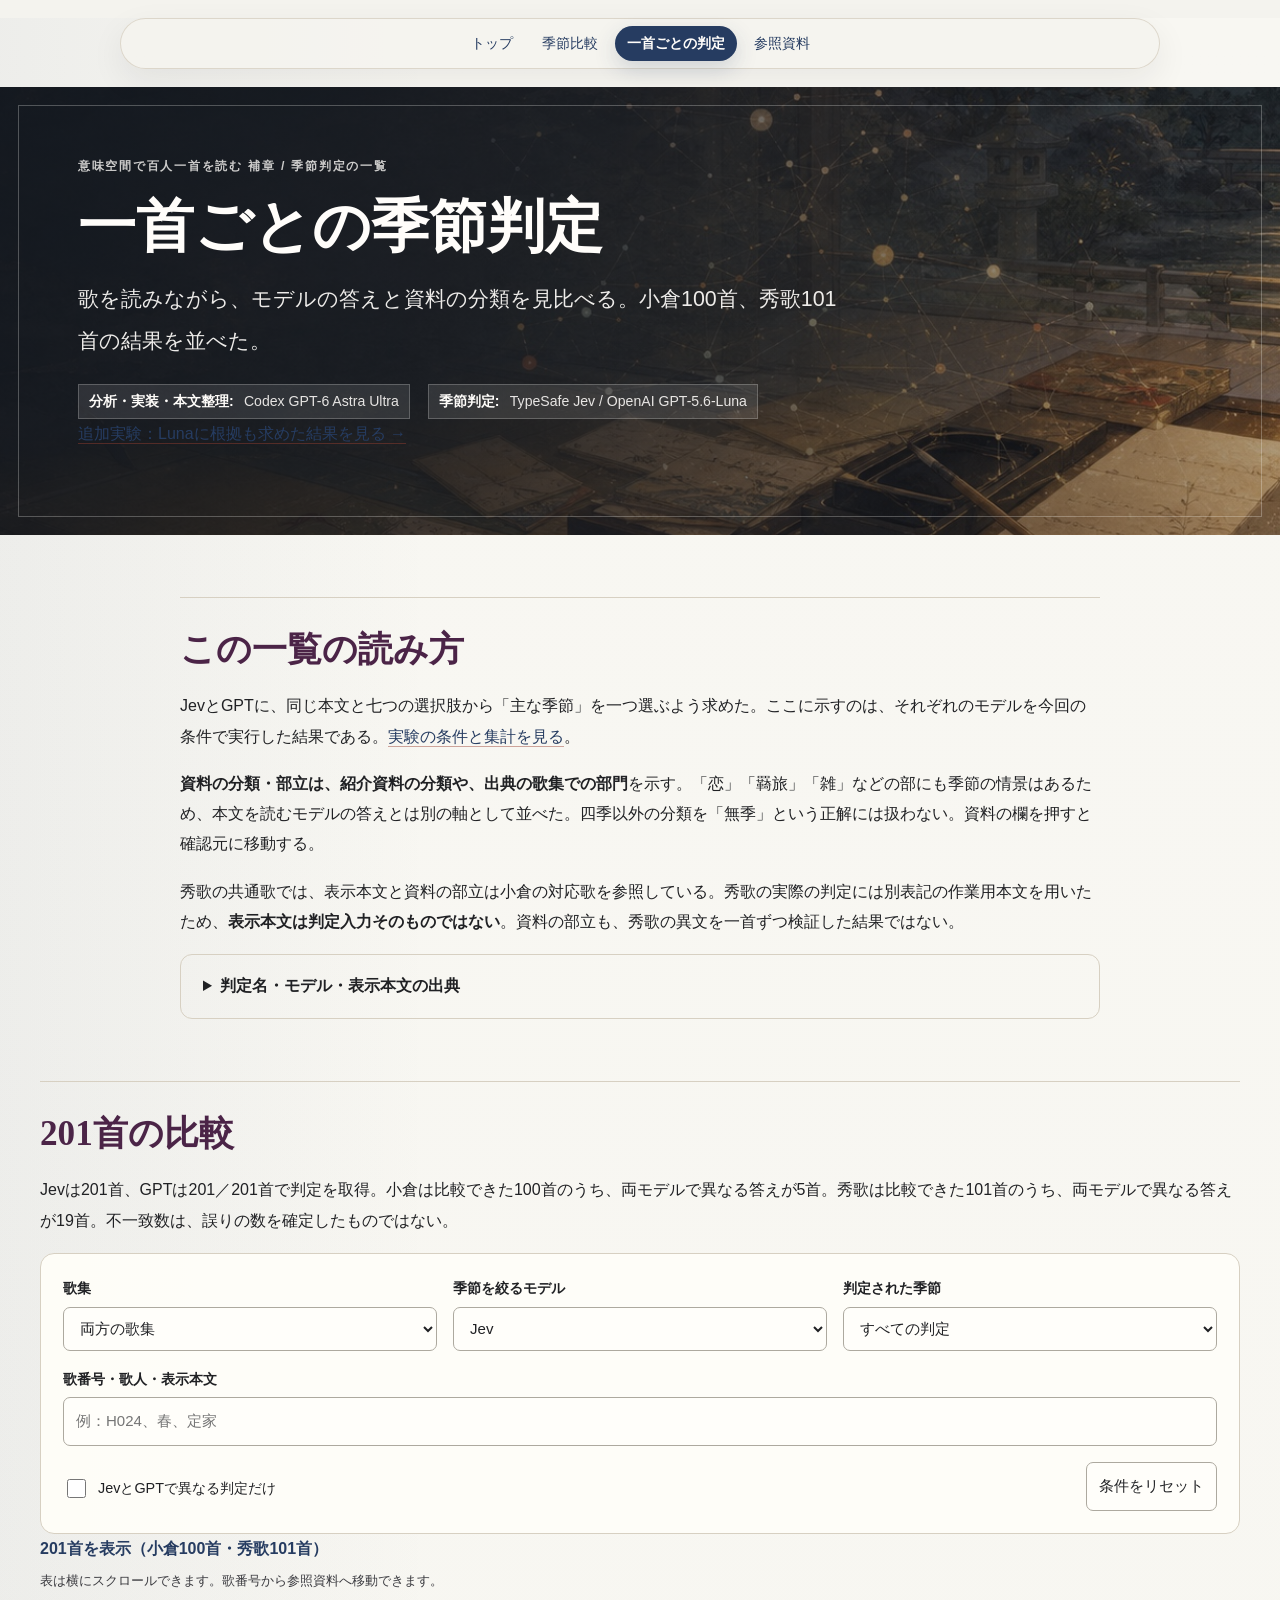
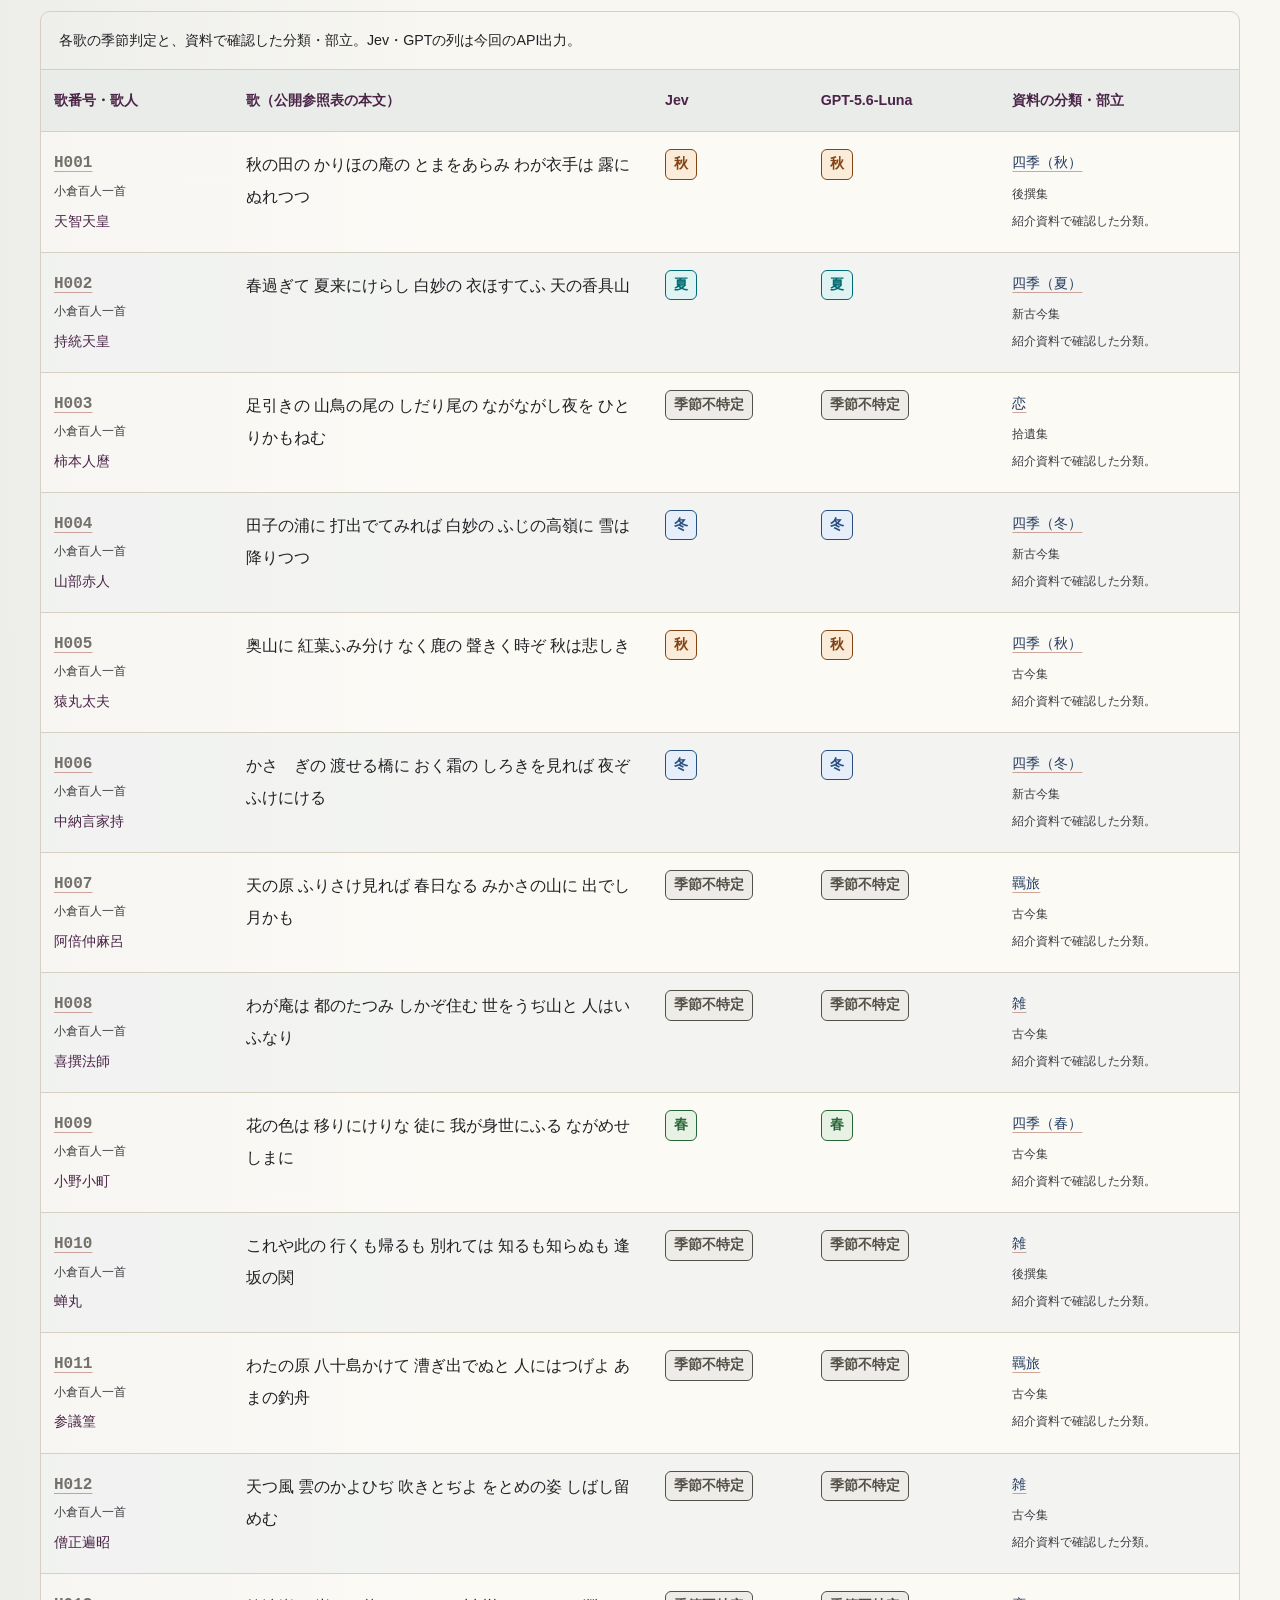
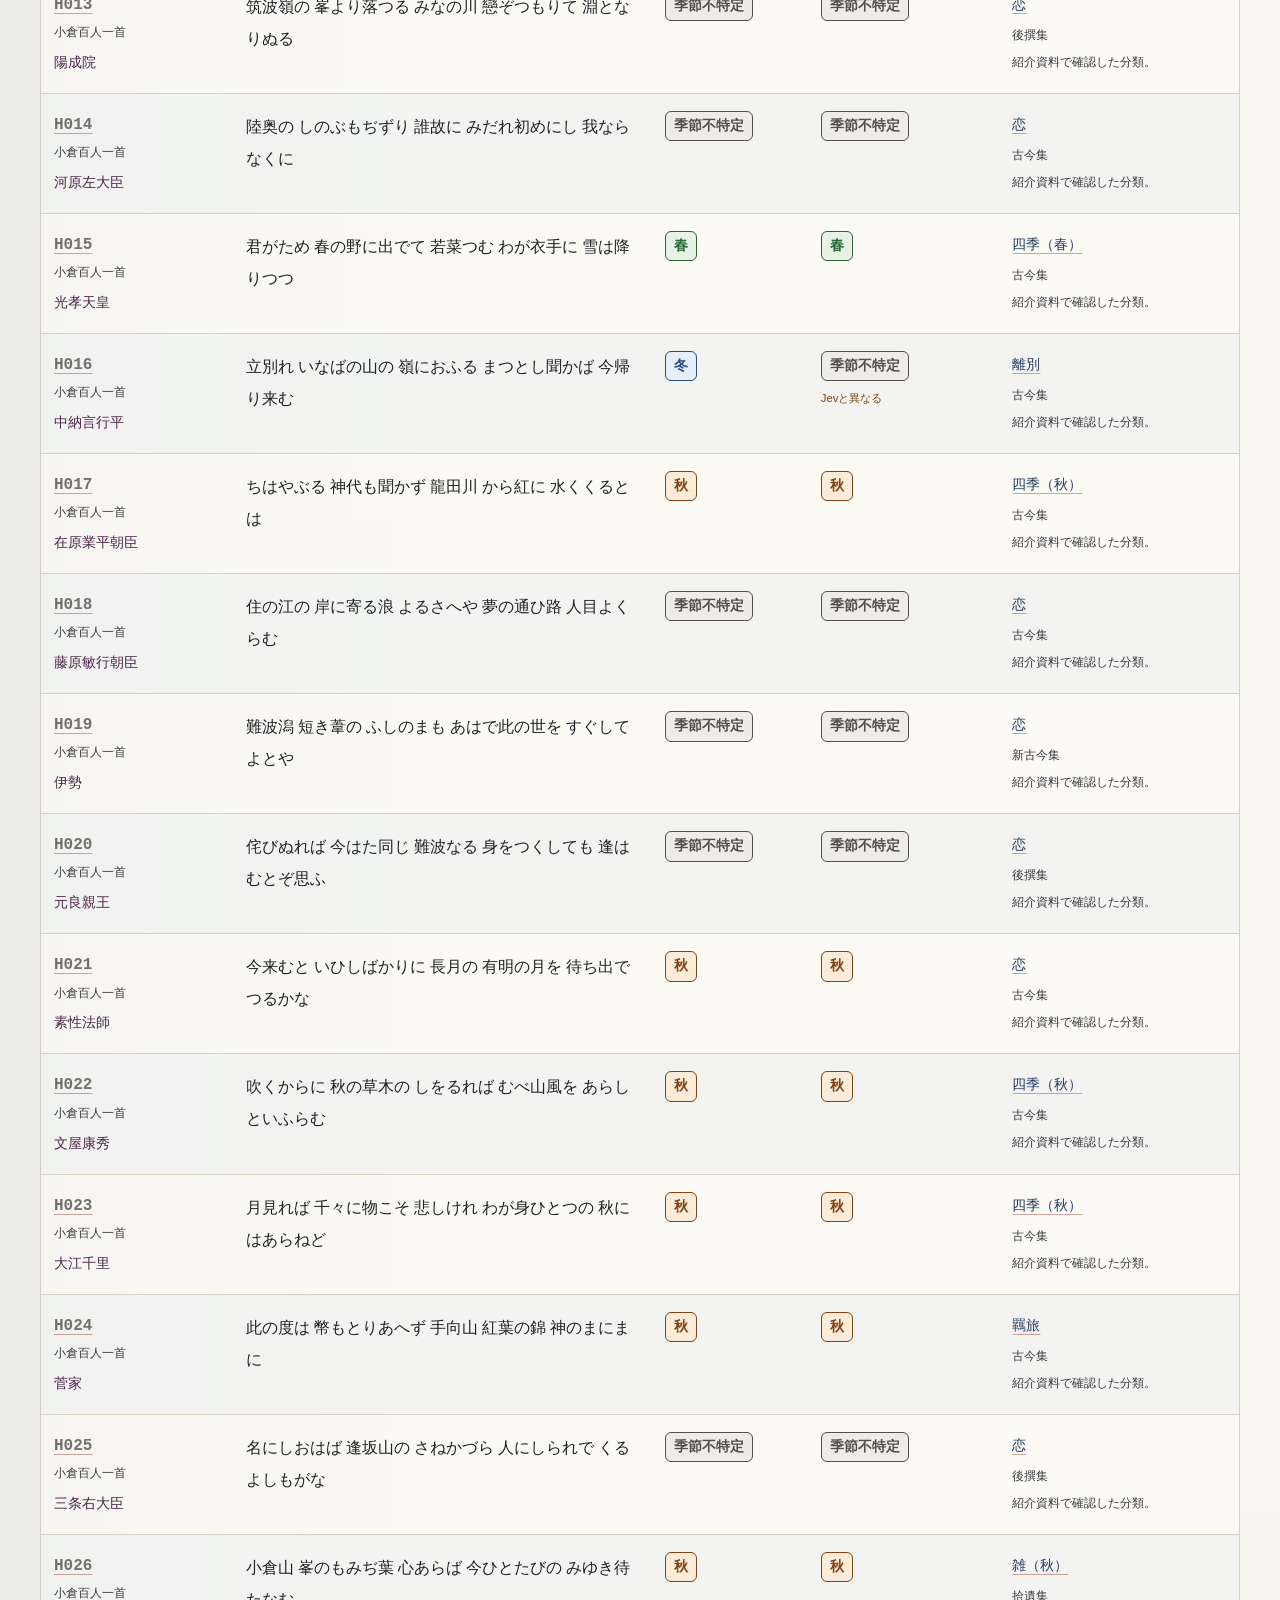
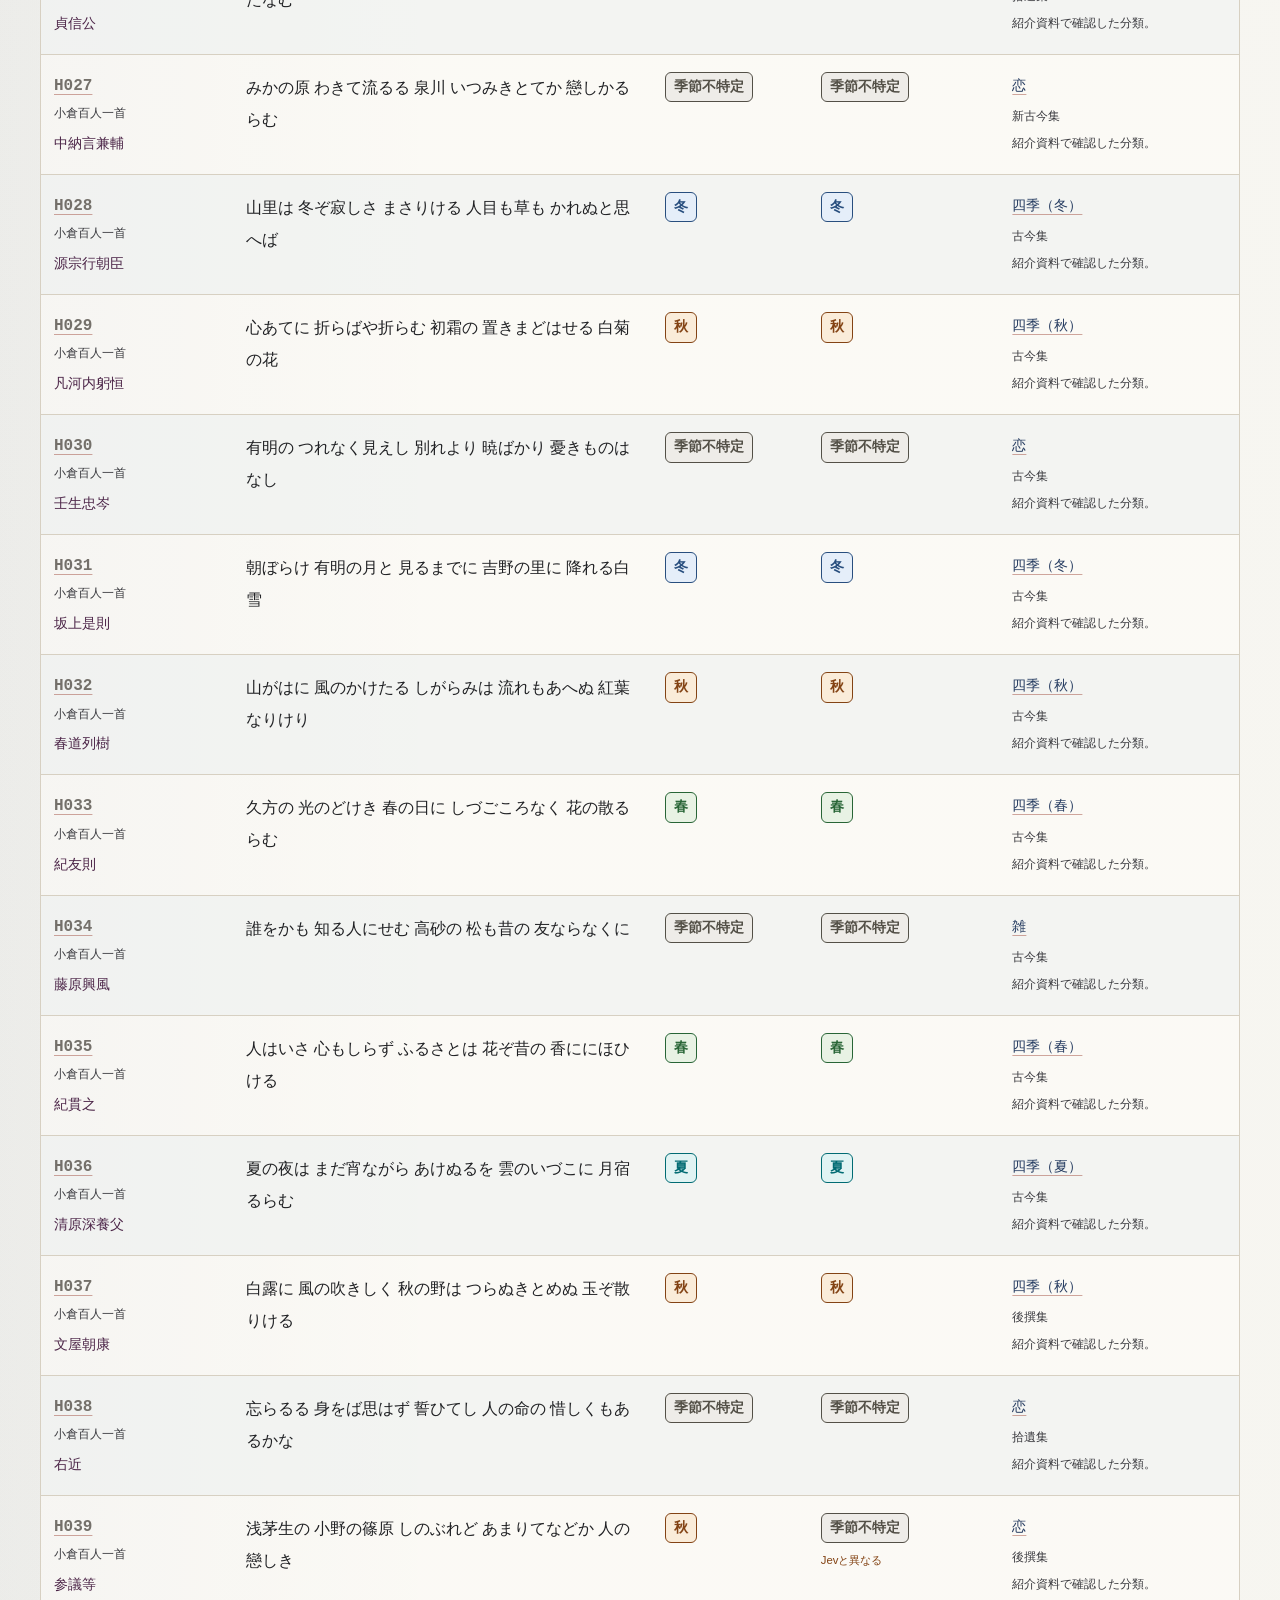
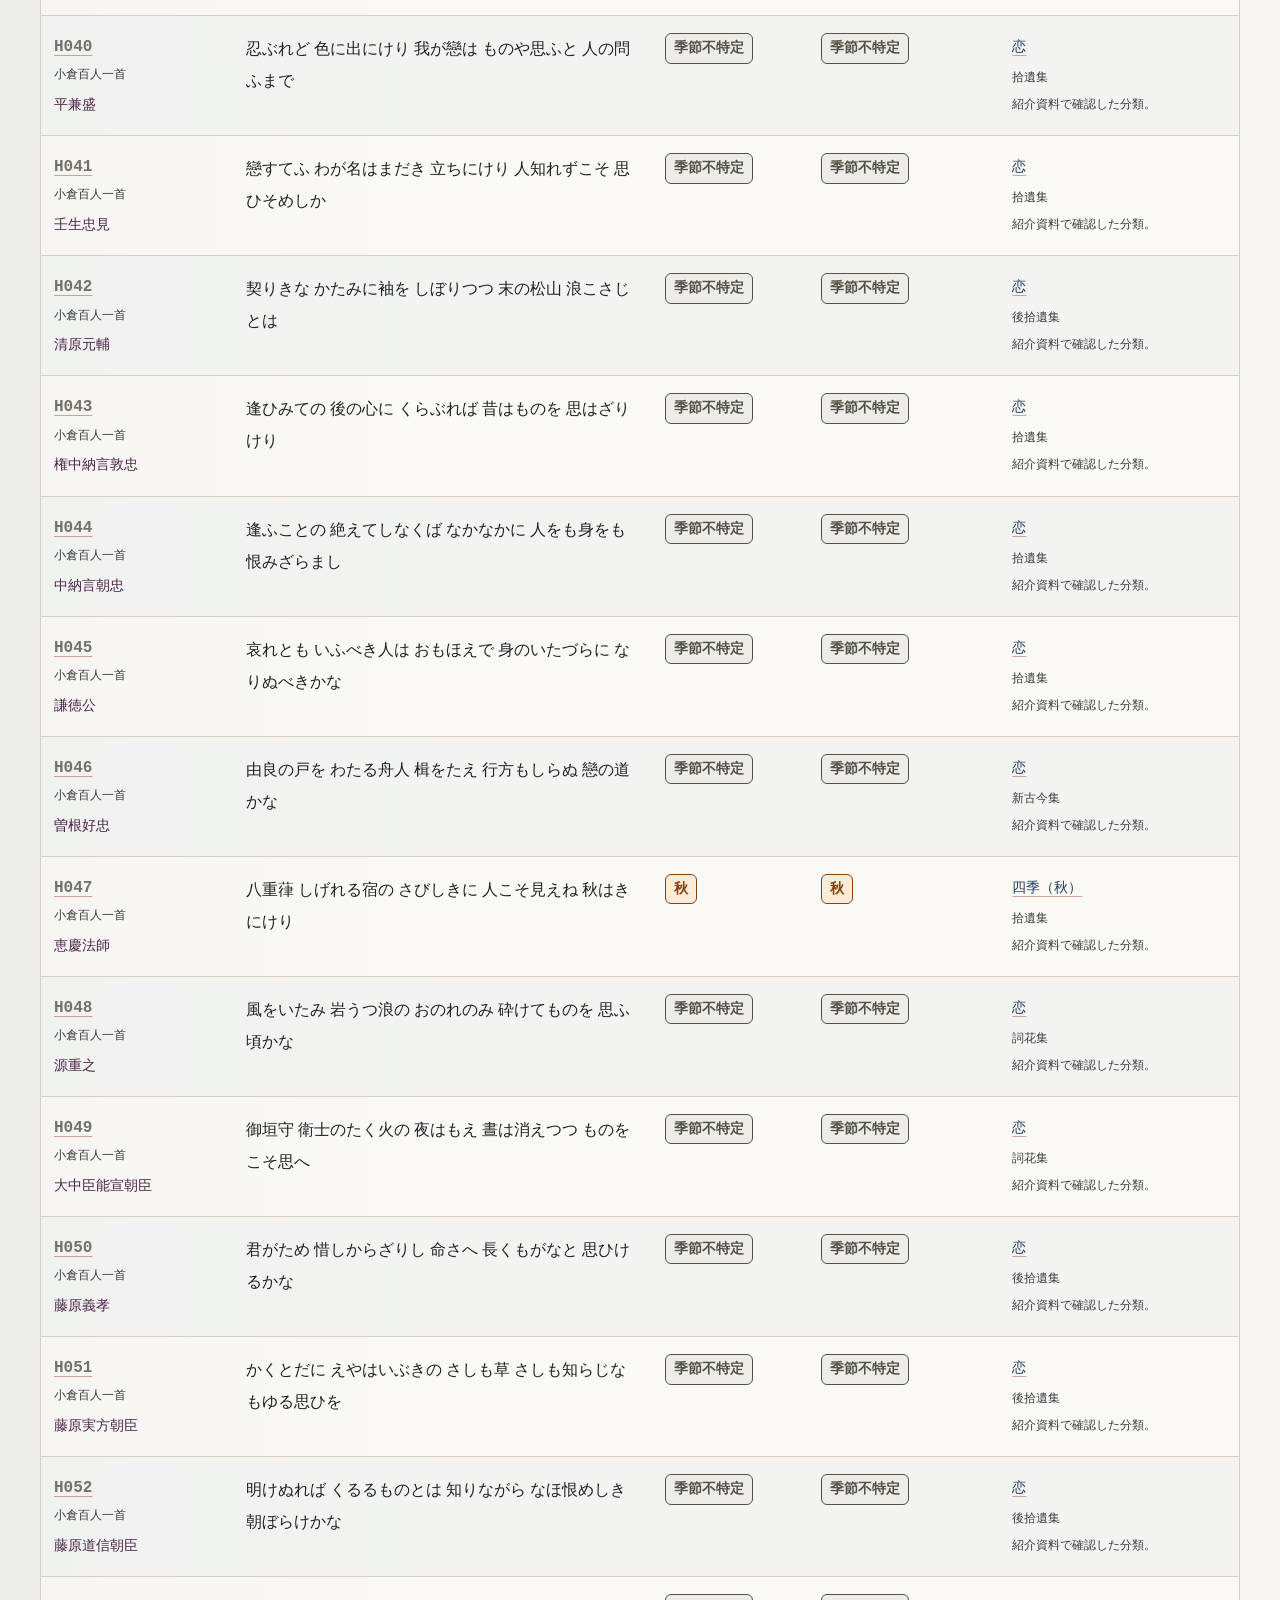
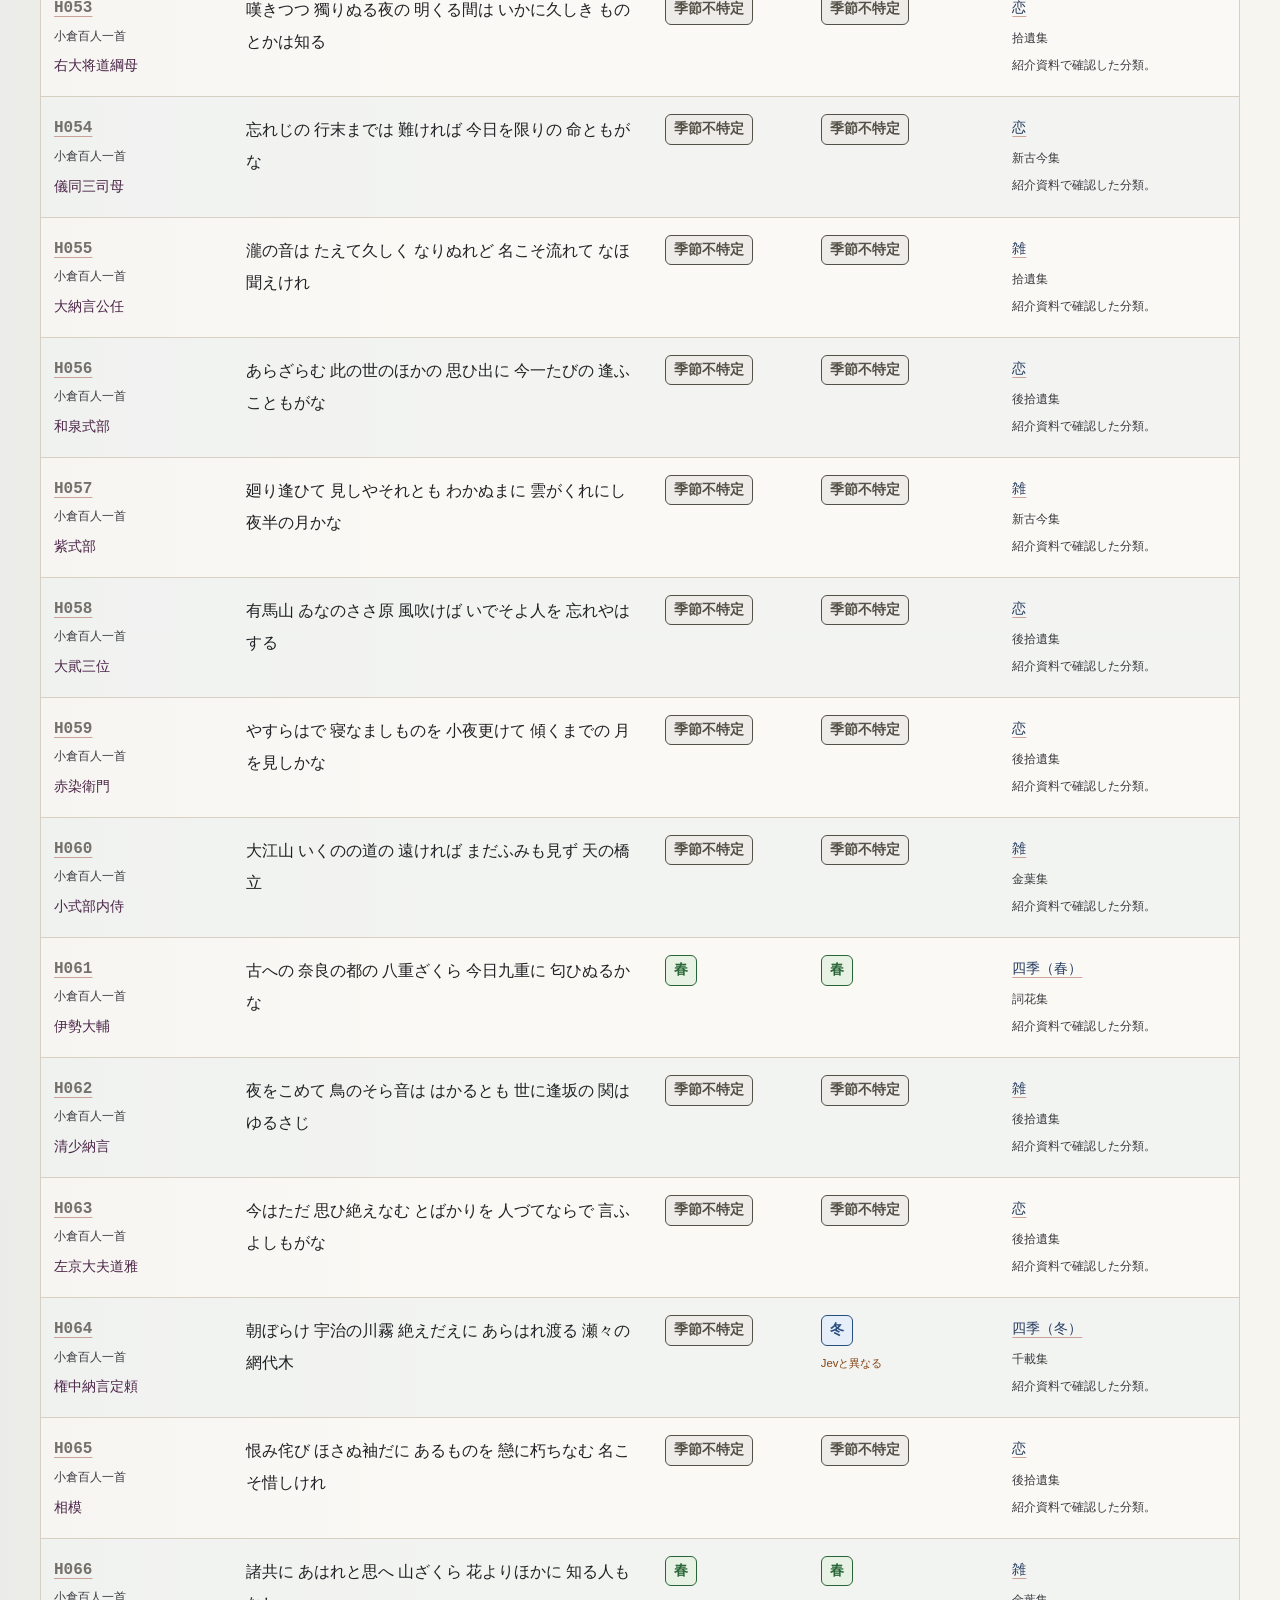
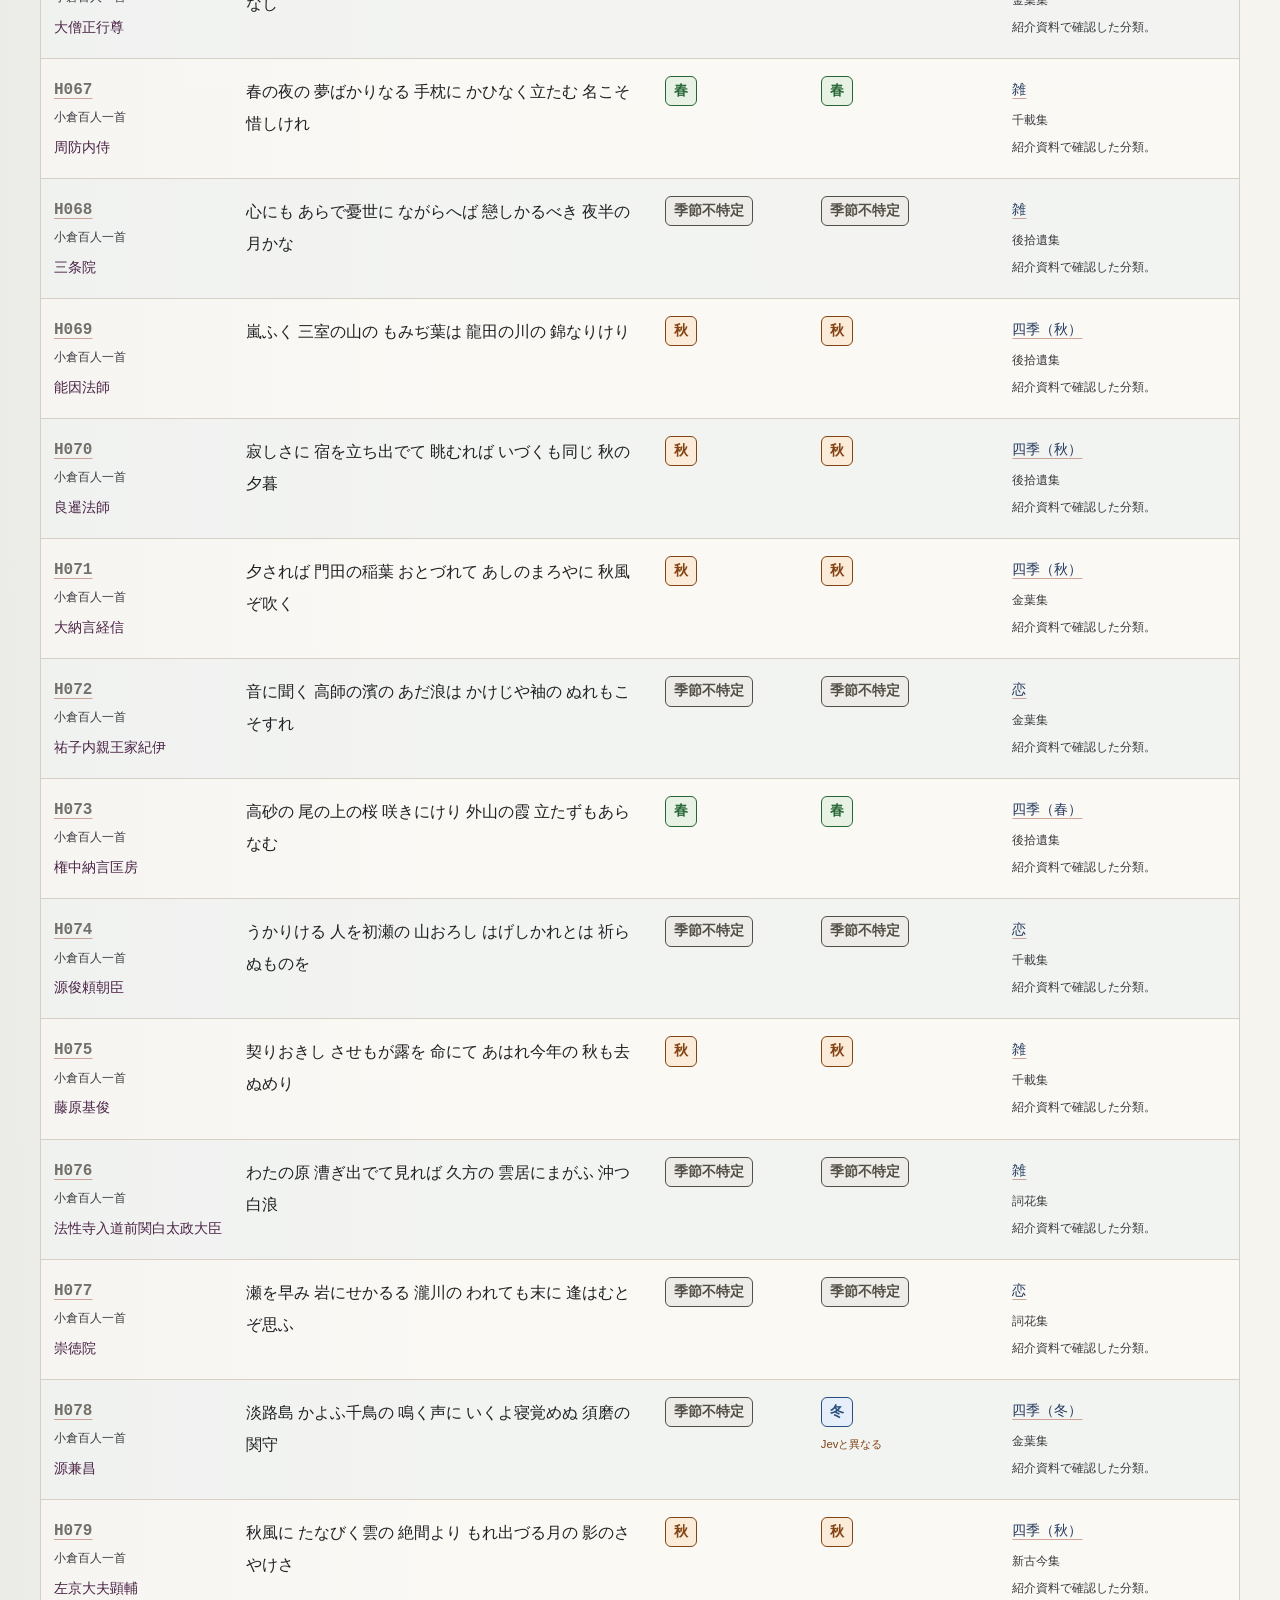
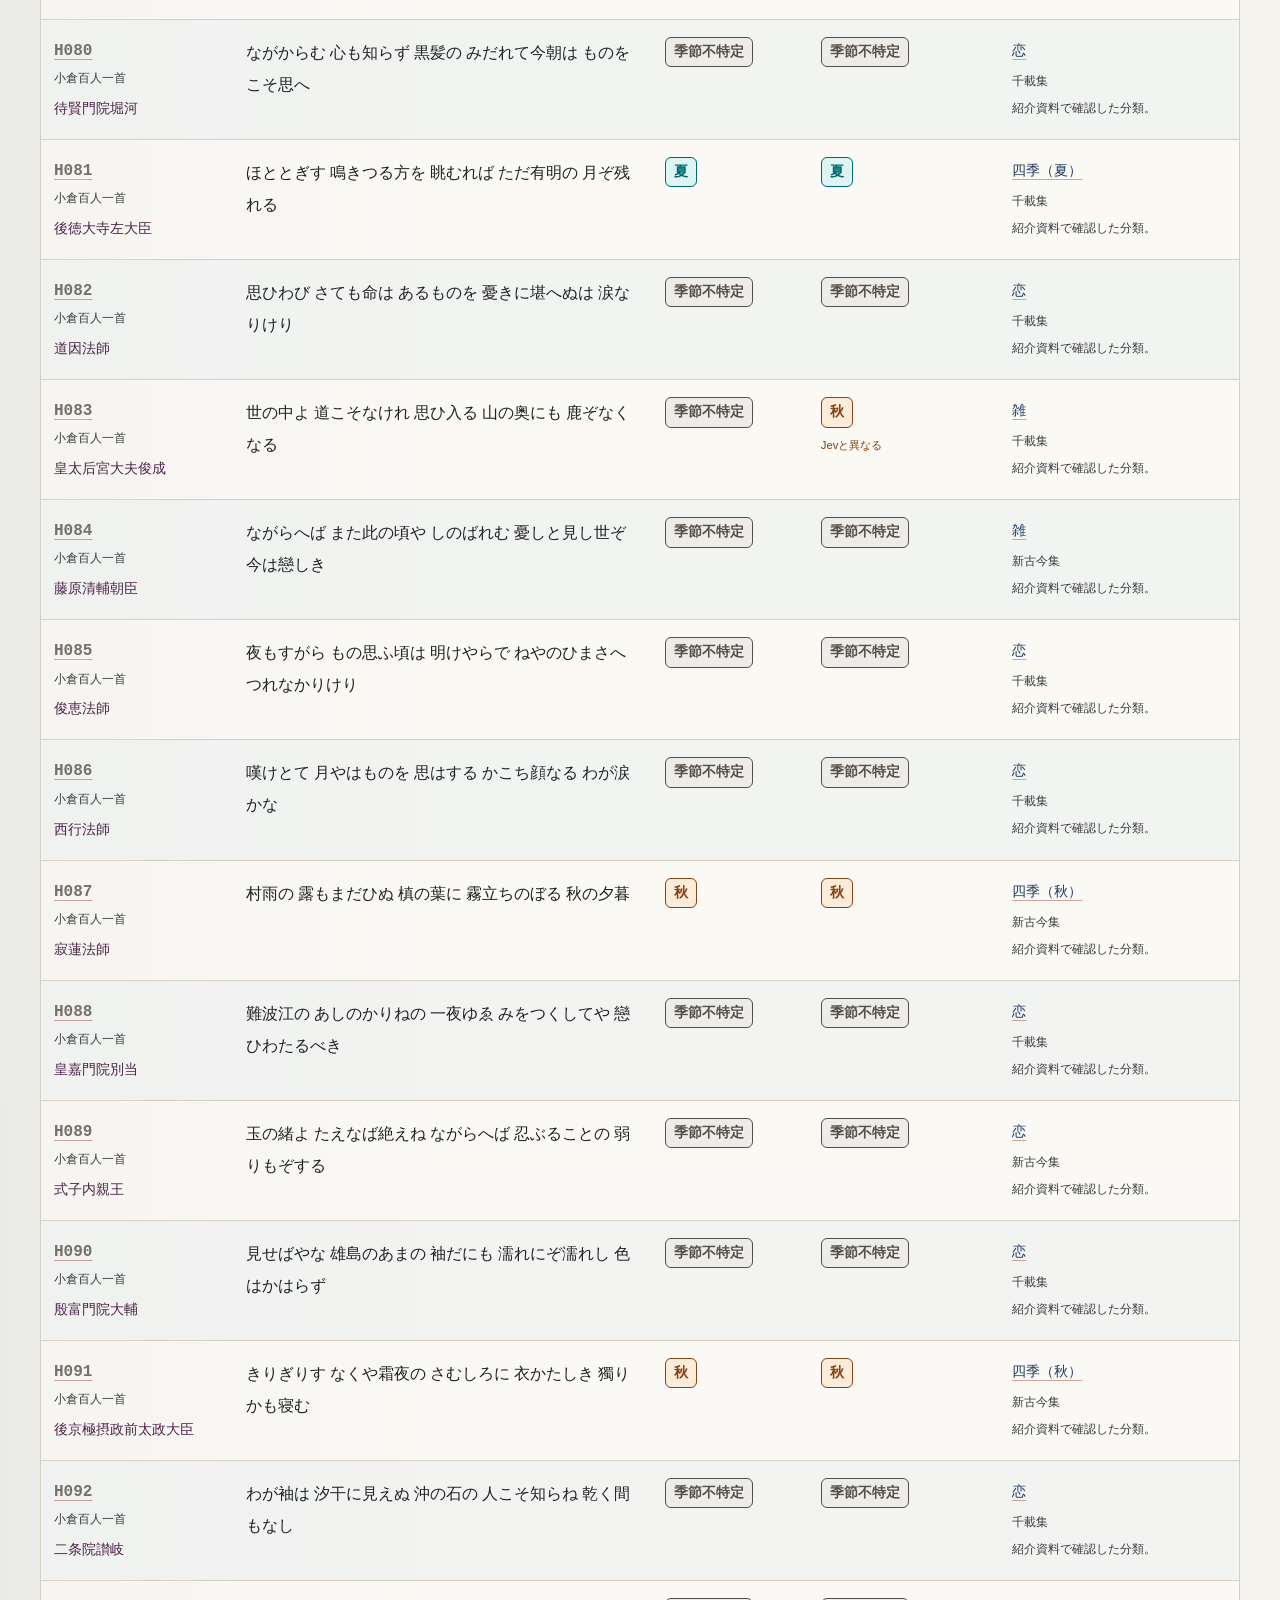
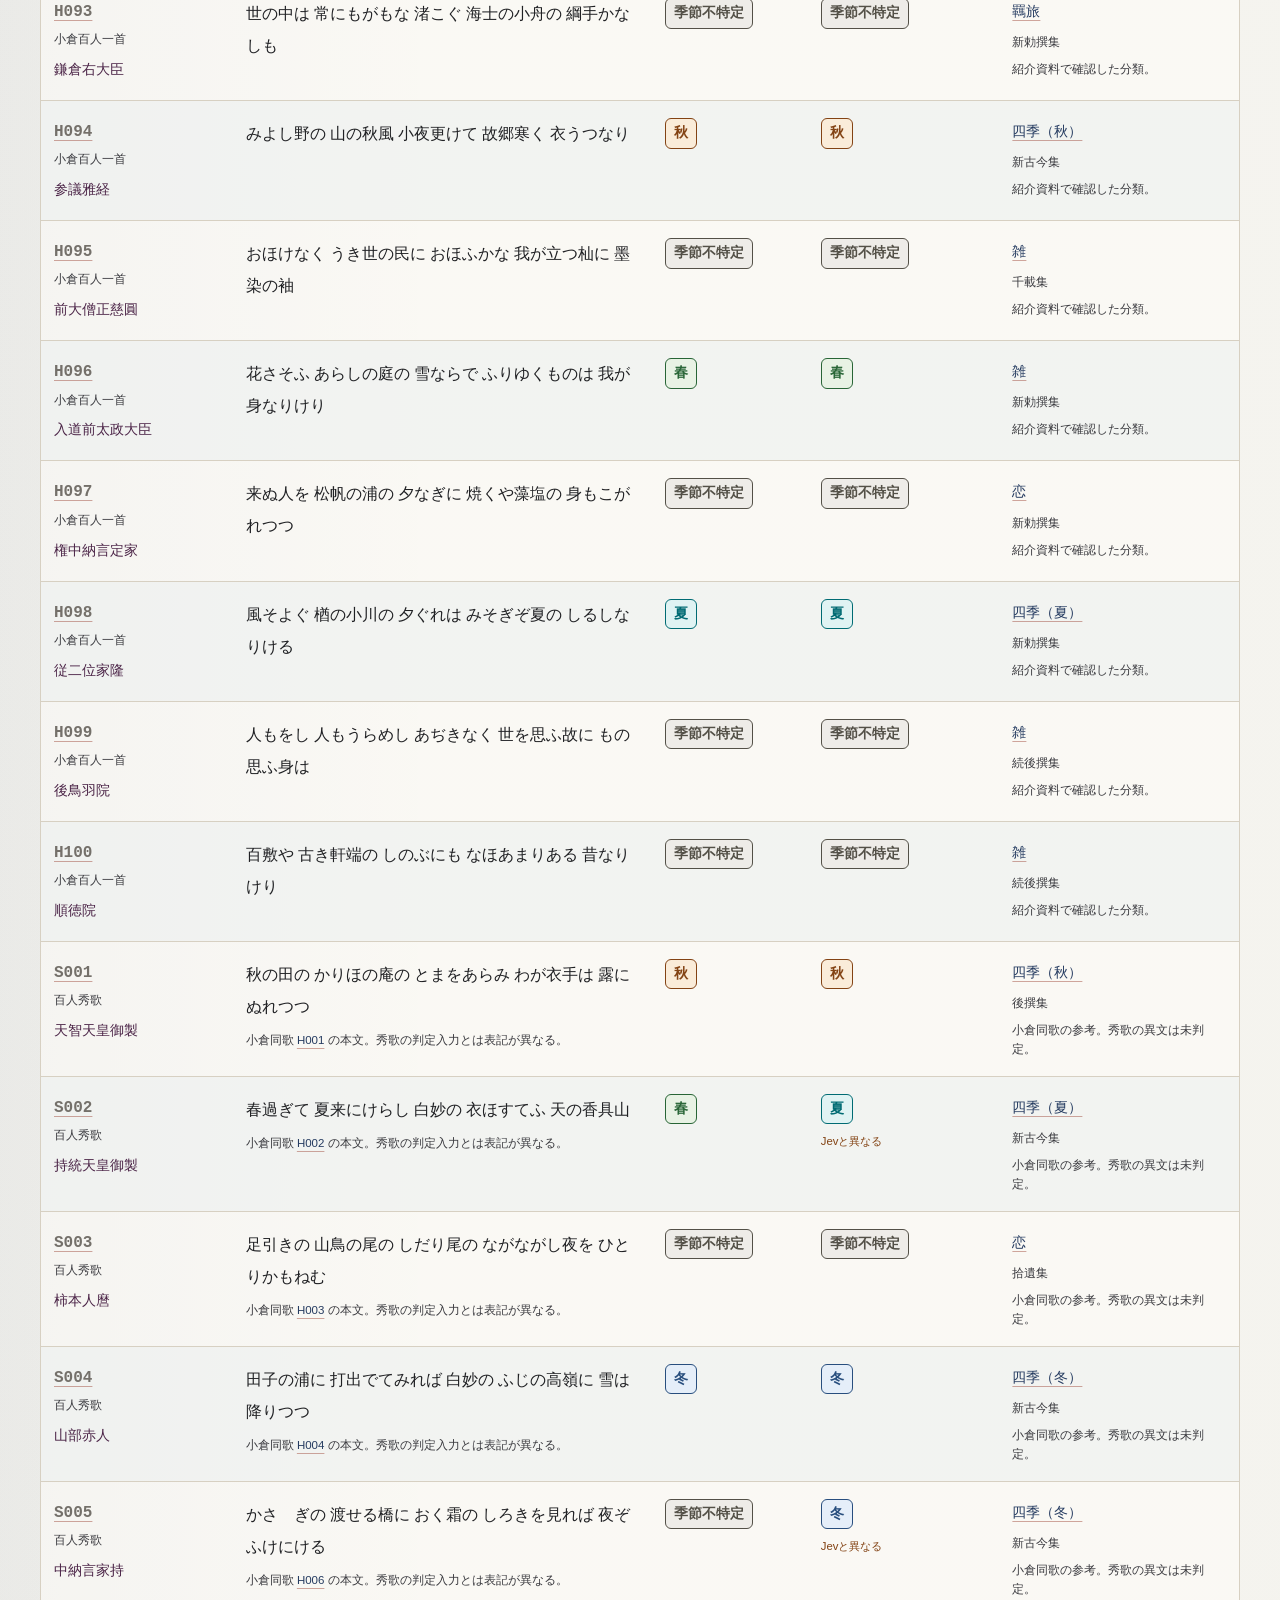
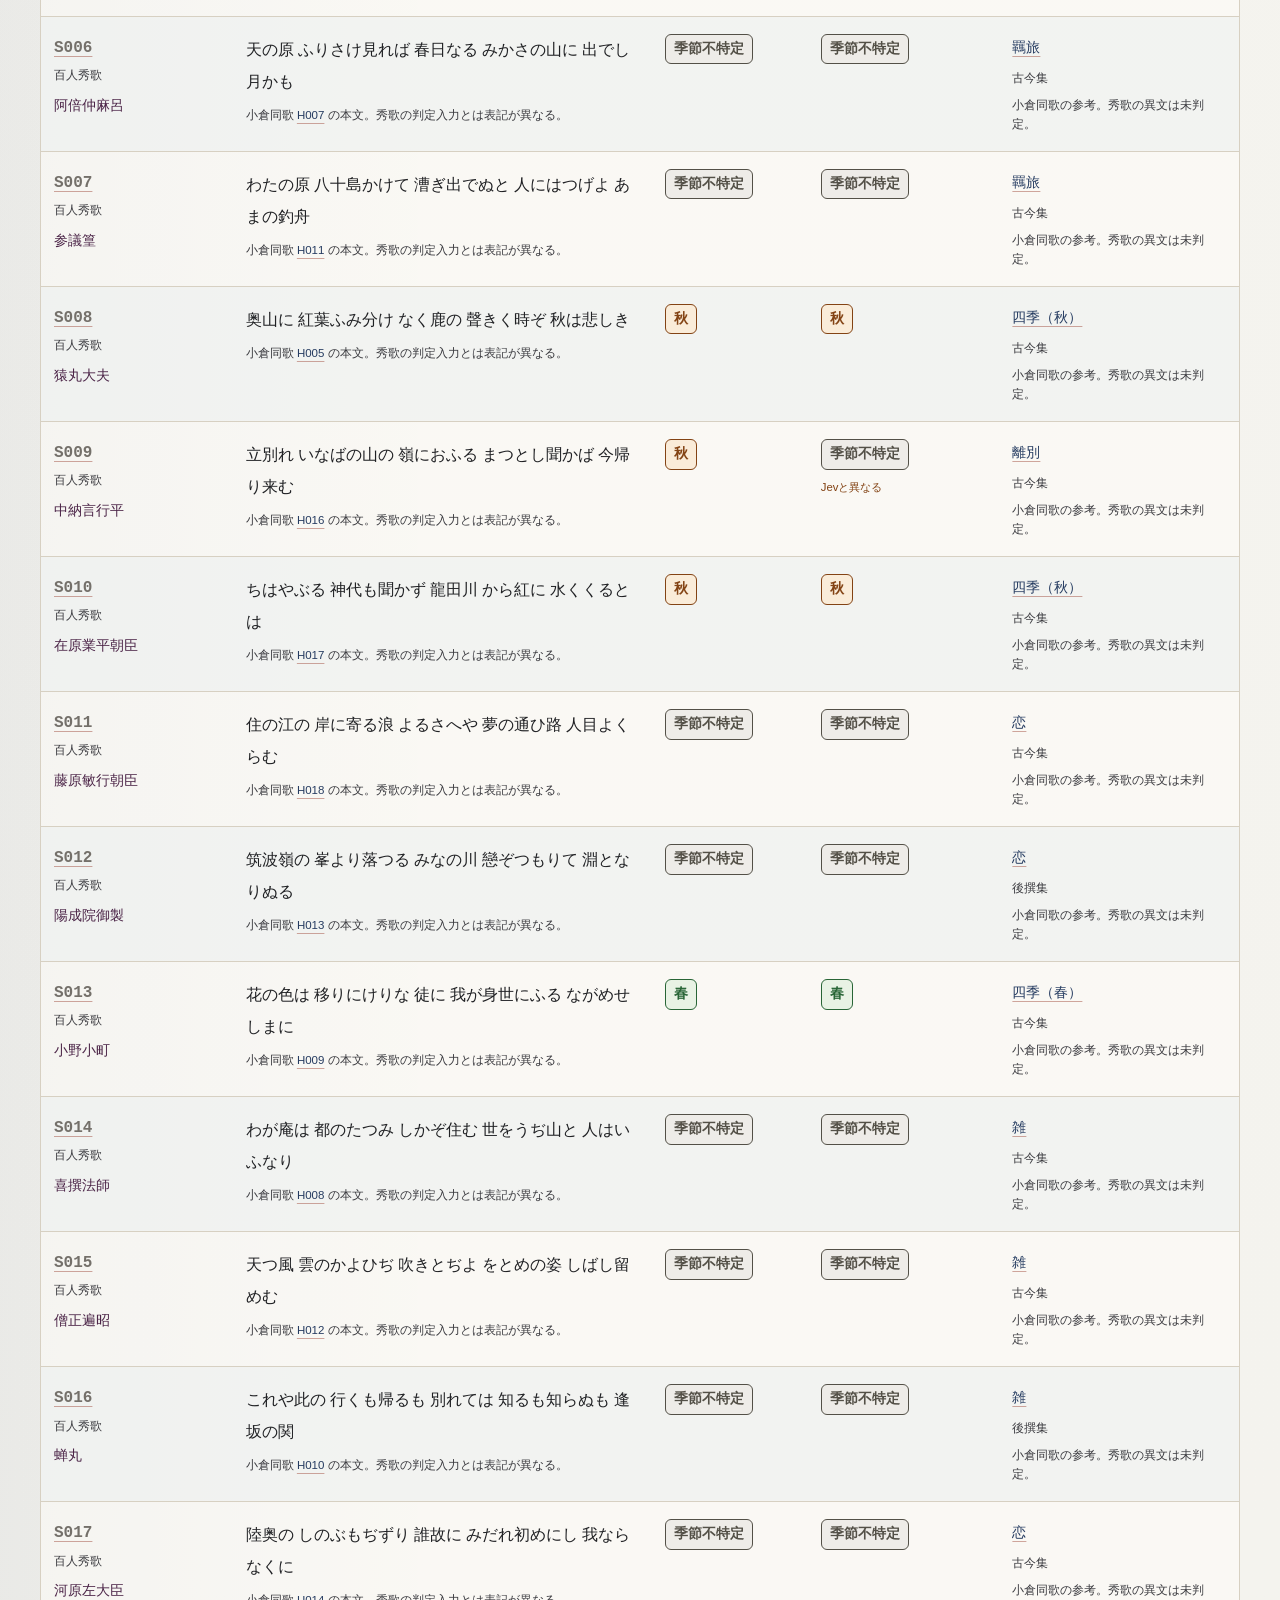
<file: docs/paper/seasons/list/index.html>
<!doctype html>
<html lang="ja">
  <head>
    <meta charset="utf-8" />
    <meta name="viewport" content="width=device-width, initial-scale=1" />
    <title>一首ごとの季節判定 | 意味空間で百人一首を読む</title>
    <meta name="description" content="小倉百人一首100首・百人秀歌101首について、JevとGPT-5.6-Lunaの季節判定、資料で確認した部立を一首ずつ比較する一覧。" />
    <link rel="canonical" href="https://dueyama.github.io/hyakunin-isshu-semantic-map/paper/seasons/list/" />
    <meta property="og:locale" content="ja_JP" />
    <meta property="og:type" content="article" />
    <meta property="og:title" content="一首ごとの季節判定 | 意味空間で百人一首を読む" />
    <meta property="og:description" content="Jev・GPT-5.6-Lunaの出力と、資料の部立を並べて読む。" />
    <meta property="og:url" content="https://dueyama.github.io/hyakunin-isshu-semantic-map/paper/seasons/list/" />
    <meta property="og:image" content="https://dueyama.github.io/hyakunin-isshu-semantic-map/figures/hero-heian-semantic-map.jpg" />
    <meta name="twitter:card" content="summary_large_image" />
    <link rel="icon" type="image/svg+xml" href="../../../favicon.svg" />
    <link rel="stylesheet" href="../../../assets/reading.css?v=20260710-review" />
    <link rel="stylesheet" href="../../../assets/season-list.css?v=20260920" />
    <script src="../../../assets/season-list.js?v=20260920" defer></script>
  </head>
  <body class="article article-one season-catalogue">
    <main>
      <nav aria-label="主なページ">
        <a href="../../../">トップ</a><a href="../">季節比較</a>
        <a href="./" aria-current="page">一首ごとの判定</a><a href="../../../references/">参照資料</a>
      </nav>
      <header class="article-hero">
        <p class="meta">意味空間で百人一首を読む 補章 / 季節判定の一覧</p>
        <h1>一首ごとの季節判定</h1>
        <p class="lead">歌を読みながら、モデルの答えと資料の分類を見比べる。小倉100首、秀歌101首の結果を並べた。</p>
        <div class="project-credits" aria-label="制作クレジット">
          <span><b>分析・実装・本文整理:</b> Codex GPT-6 Astra Ultra</span>
          <span><b>季節判定:</b> TypeSafe Jev / OpenAI GPT-5.6-Luna</span>
        </div>
        <p><a href="../luna-reasons/">追加実験：Lunaに根拠も求めた結果を見る →</a></p>
      </header>
      <section aria-labelledby="reading-guide">
        <h2 id="reading-guide">この一覧の読み方</h2>
        <p>JevとGPTに、同じ本文と七つの選択肢から「主な季節」を一つ選ぶよう求めた。ここに示すのは、それぞれのモデルを今回の条件で実行した結果である。<a href="../">実験の条件と集計を見る</a>。</p>
        <p><b>資料の分類・部立は、紹介資料の分類や、出典の歌集での部門</b>を示す。「恋」「羇旅」「雑」などの部にも季節の情景はあるため、本文を読むモデルの答えとは別の軸として並べた。四季以外の分類を「無季」という正解には扱わない。資料の欄を押すと確認元に移動する。</p>
        <p>秀歌の共通歌では、表示本文と資料の部立は小倉の対応歌を参照している。秀歌の実際の判定には別表記の作業用本文を用いたため、<b>表示本文は判定入力そのものではない</b>。資料の部立も、秀歌の異文を一首ずつ検証した結果ではない。</p>
        <details class="catalogue-notes">
          <summary>判定名・モデル・表示本文の出典</summary>
          <p>「複数季節」は主な季節を一つに絞れないという出力、「季節不特定」は主な季節を特定しないという出力、「判定困難」は本文を解釈しにくいという出力である。「季節不特定」は文学的な無季を確定するものではない。この一覧ではJevの確信度やGPTの自己申告値を正解率として示さない。</p>
          <p>モデル：<code>jev-1.13.0</code> ／ <code>gpt-5.6-luna</code>。埋め込みモデルは季節を直接判定していないため、この一覧の判定列には含めていない。</p>
          <p>歌本文と対応は、当サイトの<a href="../../../references/#id-map">公開済み歌番号対応表</a>から再掲。小倉本文は<a href="https://ja.wikisource.org/w/index.php?title=%E5%B0%8F%E5%80%89%E7%99%BE%E4%BA%BA%E4%B8%80%E9%A6%96&amp;oldid=240235">Japanese Wikisource「小倉百人一首」固定版 oldid 240235</a>に由来し、<a href="https://creativecommons.org/licenses/by-sa/3.0/deed.ja">CC BY-SA 3.0</a>の対象。秀歌のみの4首と小倉対応は同表の<a href="../../../references/#ref-g-5">水垣久「百人秀歌」への出典記載</a>を引き継ぐ。<a href="../../../data_sources.md">本文の利用条件</a>。</p>
        </details>
      </section>
      <section class="catalogue-results" aria-labelledby="catalogue-heading">
        <h2 id="catalogue-heading">201首の比較</h2>
        <p>Jevは201首、GPTは201／201首で判定を取得。小倉は比較できた100首のうち、両モデルで異なる答えが5首。秀歌は比較できた101首のうち、両モデルで異なる答えが19首。不一致数は、誤りの数を確定したものではない。</p>
        <form class="catalogue-filters" id="season-filters" hidden>
          <div class="filter-field"><label for="corpus-filter">歌集</label><select id="corpus-filter" name="corpus"><option value="all">両方の歌集</option><option value="ogura">小倉百人一首</option><option value="shuka">百人秀歌</option></select></div>
          <div class="filter-field"><label for="model-filter">季節を絞るモデル</label><select id="model-filter" name="model"><option value="jev">Jev</option><option value="gpt">GPT-5.6-Luna</option><option value="either">どちらかのモデル</option></select></div>
          <div class="filter-field"><label for="season-filter">判定された季節</label><select id="season-filter" name="season"><option value="all">すべての判定</option><option value="spring">春</option><option value="summer">夏</option><option value="autumn">秋</option><option value="winter">冬</option><option value="mixed">複数季節</option><option value="unspecified">季節不特定</option><option value="uncertain">判定困難</option></select></div>
          <div class="filter-field search-field"><label for="poem-search">歌番号・歌人・表示本文</label><input id="poem-search" name="query" type="search" autocomplete="off" placeholder="例：H024、春、定家" /></div>
          <label class="checkbox-field"><input id="disagreement-filter" name="disagreement" type="checkbox" />JevとGPTで異なる判定だけ</label>
          <button type="reset" class="reset-filters">条件をリセット</button>
        </form>
        <p id="result-count" class="result-count" role="status" aria-live="polite" aria-atomic="true">201首を表示（小倉100首・秀歌101首）</p>
        <p class="table-scroll-hint" id="table-scroll-hint">表は横にスクロールできます。歌番号から参照資料へ移動できます。</p>
        <div class="table-wrap season-table-wrap" tabindex="0" role="region" aria-label="一首ごとの季節比較表" aria-describedby="table-scroll-hint">
          <table class="season-table">
            <caption>各歌の季節判定と、資料で確認した分類・部立。Jev・GPTの列は今回のAPI出力。</caption>
            <thead><tr><th scope="col">歌番号・歌人</th><th scope="col">歌（公開参照表の本文）</th><th scope="col">Jev</th><th scope="col">GPT-5.6-Luna</th><th scope="col">資料の分類・部立</th></tr></thead>
            <tbody id="season-rows">
              <tr id="poem-h001" data-corpus="ogura" data-jev="autumn" data-gpt="autumn" data-disagreement="false" data-search="H001 天智天皇 天智天皇 秋の田の かりほの庵の とまをあらみ わが衣手は 露にぬれつつ ">
                <th scope="row"><a class="poem-id" href="../../../references/#id-h001">H001</a><span class="corpus-label">小倉百人一首</span><span class="poet-name">天智天皇</span></th>
                <td class="poem-text">秋の田の かりほの庵の とまをあらみ わが衣手は 露にぬれつつ</td>
                <td><span class="season-badge season-autumn">秋</span></td>
                <td><span class="season-badge season-autumn">秋</span></td>
                <td class="literature-cell"><a href="https://www.samac.jp/search/poems_detail.php?id=1">四季（秋）</a><small class="source-note">後撰集</small><small class="source-note">紹介資料で確認した分類。</small></td>
              </tr>
              <tr id="poem-h002" data-corpus="ogura" data-jev="summer" data-gpt="summer" data-disagreement="false" data-search="H002 持統天皇 持統天皇 春過ぎて 夏来にけらし 白妙の 衣ほすてふ 天の香具山 ">
                <th scope="row"><a class="poem-id" href="../../../references/#id-h002">H002</a><span class="corpus-label">小倉百人一首</span><span class="poet-name">持統天皇</span></th>
                <td class="poem-text">春過ぎて 夏来にけらし 白妙の 衣ほすてふ 天の香具山</td>
                <td><span class="season-badge season-summer">夏</span></td>
                <td><span class="season-badge season-summer">夏</span></td>
                <td class="literature-cell"><a href="https://www.samac.jp/search/poems_detail.php?id=2">四季（夏）</a><small class="source-note">新古今集</small><small class="source-note">紹介資料で確認した分類。</small></td>
              </tr>
              <tr id="poem-h003" data-corpus="ogura" data-jev="unspecified" data-gpt="unspecified" data-disagreement="false" data-search="H003 柿本人麿 柿本人麿 足引きの 山鳥の尾の しだり尾の ながながし夜を ひとりかもねむ ">
                <th scope="row"><a class="poem-id" href="../../../references/#id-h003">H003</a><span class="corpus-label">小倉百人一首</span><span class="poet-name">柿本人麿</span></th>
                <td class="poem-text">足引きの 山鳥の尾の しだり尾の ながながし夜を ひとりかもねむ</td>
                <td><span class="season-badge season-unspecified">季節不特定</span></td>
                <td><span class="season-badge season-unspecified">季節不特定</span></td>
                <td class="literature-cell"><a href="https://www.samac.jp/search/poems_detail.php?id=3">恋</a><small class="source-note">拾遺集</small><small class="source-note">紹介資料で確認した分類。</small></td>
              </tr>
              <tr id="poem-h004" data-corpus="ogura" data-jev="winter" data-gpt="winter" data-disagreement="false" data-search="H004 山部赤人 山部赤人 田子の浦に 打出でてみれば 白妙の ふじの高嶺に 雪は降りつつ ">
                <th scope="row"><a class="poem-id" href="../../../references/#id-h004">H004</a><span class="corpus-label">小倉百人一首</span><span class="poet-name">山部赤人</span></th>
                <td class="poem-text">田子の浦に 打出でてみれば 白妙の ふじの高嶺に 雪は降りつつ</td>
                <td><span class="season-badge season-winter">冬</span></td>
                <td><span class="season-badge season-winter">冬</span></td>
                <td class="literature-cell"><a href="https://www.samac.jp/search/poems_detail.php?id=4">四季（冬）</a><small class="source-note">新古今集</small><small class="source-note">紹介資料で確認した分類。</small></td>
              </tr>
              <tr id="poem-h005" data-corpus="ogura" data-jev="autumn" data-gpt="autumn" data-disagreement="false" data-search="H005 猿丸太夫 猿丸太夫 奥山に 紅葉ふみ分け なく鹿の 聲きく時ぞ 秋は悲しき ">
                <th scope="row"><a class="poem-id" href="../../../references/#id-h005">H005</a><span class="corpus-label">小倉百人一首</span><span class="poet-name">猿丸太夫</span></th>
                <td class="poem-text">奥山に 紅葉ふみ分け なく鹿の 聲きく時ぞ 秋は悲しき</td>
                <td><span class="season-badge season-autumn">秋</span></td>
                <td><span class="season-badge season-autumn">秋</span></td>
                <td class="literature-cell"><a href="https://www.samac.jp/search/poems_detail.php?id=5">四季（秋）</a><small class="source-note">古今集</small><small class="source-note">紹介資料で確認した分類。</small></td>
              </tr>
              <tr id="poem-h006" data-corpus="ogura" data-jev="winter" data-gpt="winter" data-disagreement="false" data-search="H006 中納言家持 中納言家持 かさゝぎの 渡せる橋に おく霜の しろきを見れば 夜ぞふけにける ">
                <th scope="row"><a class="poem-id" href="../../../references/#id-h006">H006</a><span class="corpus-label">小倉百人一首</span><span class="poet-name">中納言家持</span></th>
                <td class="poem-text">かさゝぎの 渡せる橋に おく霜の しろきを見れば 夜ぞふけにける</td>
                <td><span class="season-badge season-winter">冬</span></td>
                <td><span class="season-badge season-winter">冬</span></td>
                <td class="literature-cell"><a href="https://www.samac.jp/search/poems_detail.php?id=6">四季（冬）</a><small class="source-note">新古今集</small><small class="source-note">紹介資料で確認した分類。</small></td>
              </tr>
              <tr id="poem-h007" data-corpus="ogura" data-jev="unspecified" data-gpt="unspecified" data-disagreement="false" data-search="H007 阿倍仲麻呂 阿倍仲麻呂 天の原 ふりさけ見れば 春日なる みかさの山に 出でし月かも ">
                <th scope="row"><a class="poem-id" href="../../../references/#id-h007">H007</a><span class="corpus-label">小倉百人一首</span><span class="poet-name">阿倍仲麻呂</span></th>
                <td class="poem-text">天の原 ふりさけ見れば 春日なる みかさの山に 出でし月かも</td>
                <td><span class="season-badge season-unspecified">季節不特定</span></td>
                <td><span class="season-badge season-unspecified">季節不特定</span></td>
                <td class="literature-cell"><a href="https://www.samac.jp/search/poems_detail.php?id=7">羈旅</a><small class="source-note">古今集</small><small class="source-note">紹介資料で確認した分類。</small></td>
              </tr>
              <tr id="poem-h008" data-corpus="ogura" data-jev="unspecified" data-gpt="unspecified" data-disagreement="false" data-search="H008 喜撰法師 喜撰法師 わが庵は 都のたつみ しかぞ住む 世をうぢ山と 人はいふなり ">
                <th scope="row"><a class="poem-id" href="../../../references/#id-h008">H008</a><span class="corpus-label">小倉百人一首</span><span class="poet-name">喜撰法師</span></th>
                <td class="poem-text">わが庵は 都のたつみ しかぞ住む 世をうぢ山と 人はいふなり</td>
                <td><span class="season-badge season-unspecified">季節不特定</span></td>
                <td><span class="season-badge season-unspecified">季節不特定</span></td>
                <td class="literature-cell"><a href="https://www.samac.jp/search/poems_detail.php?id=8">雑</a><small class="source-note">古今集</small><small class="source-note">紹介資料で確認した分類。</small></td>
              </tr>
              <tr id="poem-h009" data-corpus="ogura" data-jev="spring" data-gpt="spring" data-disagreement="false" data-search="H009 小野小町 小野小町 花の色は 移りにけりな 徒に 我が身世にふる ながめせしまに ">
                <th scope="row"><a class="poem-id" href="../../../references/#id-h009">H009</a><span class="corpus-label">小倉百人一首</span><span class="poet-name">小野小町</span></th>
                <td class="poem-text">花の色は 移りにけりな 徒に 我が身世にふる ながめせしまに</td>
                <td><span class="season-badge season-spring">春</span></td>
                <td><span class="season-badge season-spring">春</span></td>
                <td class="literature-cell"><a href="https://www.samac.jp/search/poems_detail.php?id=9">四季（春）</a><small class="source-note">古今集</small><small class="source-note">紹介資料で確認した分類。</small></td>
              </tr>
              <tr id="poem-h010" data-corpus="ogura" data-jev="unspecified" data-gpt="unspecified" data-disagreement="false" data-search="H010 蝉丸 蝉丸 これや此の 行くも帰るも 別れては 知るも知らぬも 逢坂の関 ">
                <th scope="row"><a class="poem-id" href="../../../references/#id-h010">H010</a><span class="corpus-label">小倉百人一首</span><span class="poet-name">蝉丸</span></th>
                <td class="poem-text">これや此の 行くも帰るも 別れては 知るも知らぬも 逢坂の関</td>
                <td><span class="season-badge season-unspecified">季節不特定</span></td>
                <td><span class="season-badge season-unspecified">季節不特定</span></td>
                <td class="literature-cell"><a href="https://www.samac.jp/search/poems_detail.php?id=10">雑</a><small class="source-note">後撰集</small><small class="source-note">紹介資料で確認した分類。</small></td>
              </tr>
              <tr id="poem-h011" data-corpus="ogura" data-jev="unspecified" data-gpt="unspecified" data-disagreement="false" data-search="H011 参議篁 参議篁 わたの原 八十島かけて 漕ぎ出でぬと 人にはつげよ あまの釣舟 ">
                <th scope="row"><a class="poem-id" href="../../../references/#id-h011">H011</a><span class="corpus-label">小倉百人一首</span><span class="poet-name">参議篁</span></th>
                <td class="poem-text">わたの原 八十島かけて 漕ぎ出でぬと 人にはつげよ あまの釣舟</td>
                <td><span class="season-badge season-unspecified">季節不特定</span></td>
                <td><span class="season-badge season-unspecified">季節不特定</span></td>
                <td class="literature-cell"><a href="https://www.samac.jp/search/poems_detail.php?id=11">羈旅</a><small class="source-note">古今集</small><small class="source-note">紹介資料で確認した分類。</small></td>
              </tr>
              <tr id="poem-h012" data-corpus="ogura" data-jev="unspecified" data-gpt="unspecified" data-disagreement="false" data-search="H012 僧正遍昭 僧正遍昭 天つ風 雲のかよひぢ 吹きとぢよ をとめの姿 しばし留めむ ">
                <th scope="row"><a class="poem-id" href="../../../references/#id-h012">H012</a><span class="corpus-label">小倉百人一首</span><span class="poet-name">僧正遍昭</span></th>
                <td class="poem-text">天つ風 雲のかよひぢ 吹きとぢよ をとめの姿 しばし留めむ</td>
                <td><span class="season-badge season-unspecified">季節不特定</span></td>
                <td><span class="season-badge season-unspecified">季節不特定</span></td>
                <td class="literature-cell"><a href="https://www.samac.jp/search/poems_detail.php?id=12">雑</a><small class="source-note">古今集</small><small class="source-note">紹介資料で確認した分類。</small></td>
              </tr>
              <tr id="poem-h013" data-corpus="ogura" data-jev="unspecified" data-gpt="unspecified" data-disagreement="false" data-search="H013 陽成院 陽成院 筑波嶺の 峯より落つる みなの川 戀ぞつもりて 淵となりぬる ">
                <th scope="row"><a class="poem-id" href="../../../references/#id-h013">H013</a><span class="corpus-label">小倉百人一首</span><span class="poet-name">陽成院</span></th>
                <td class="poem-text">筑波嶺の 峯より落つる みなの川 戀ぞつもりて 淵となりぬる</td>
                <td><span class="season-badge season-unspecified">季節不特定</span></td>
                <td><span class="season-badge season-unspecified">季節不特定</span></td>
                <td class="literature-cell"><a href="https://www.samac.jp/search/poems_detail.php?id=13">恋</a><small class="source-note">後撰集</small><small class="source-note">紹介資料で確認した分類。</small></td>
              </tr>
              <tr id="poem-h014" data-corpus="ogura" data-jev="unspecified" data-gpt="unspecified" data-disagreement="false" data-search="H014 河原左大臣 河原左大臣 陸奥の しのぶもぢずり 誰故に みだれ初めにし 我ならなくに ">
                <th scope="row"><a class="poem-id" href="../../../references/#id-h014">H014</a><span class="corpus-label">小倉百人一首</span><span class="poet-name">河原左大臣</span></th>
                <td class="poem-text">陸奥の しのぶもぢずり 誰故に みだれ初めにし 我ならなくに</td>
                <td><span class="season-badge season-unspecified">季節不特定</span></td>
                <td><span class="season-badge season-unspecified">季節不特定</span></td>
                <td class="literature-cell"><a href="https://www.samac.jp/search/poems_detail.php?id=14">恋</a><small class="source-note">古今集</small><small class="source-note">紹介資料で確認した分類。</small></td>
              </tr>
              <tr id="poem-h015" data-corpus="ogura" data-jev="spring" data-gpt="spring" data-disagreement="false" data-search="H015 光孝天皇 光孝天皇 君がため 春の野に出でて 若菜つむ わが衣手に 雪は降りつつ ">
                <th scope="row"><a class="poem-id" href="../../../references/#id-h015">H015</a><span class="corpus-label">小倉百人一首</span><span class="poet-name">光孝天皇</span></th>
                <td class="poem-text">君がため 春の野に出でて 若菜つむ わが衣手に 雪は降りつつ</td>
                <td><span class="season-badge season-spring">春</span></td>
                <td><span class="season-badge season-spring">春</span></td>
                <td class="literature-cell"><a href="https://www.samac.jp/search/poems_detail.php?id=15">四季（春）</a><small class="source-note">古今集</small><small class="source-note">紹介資料で確認した分類。</small></td>
              </tr>
              <tr id="poem-h016" data-corpus="ogura" data-jev="winter" data-gpt="unspecified" data-disagreement="true" data-search="H016 中納言行平 中納言行平 立別れ いなばの山の 嶺におふる まつとし聞かば 今帰り来む ">
                <th scope="row"><a class="poem-id" href="../../../references/#id-h016">H016</a><span class="corpus-label">小倉百人一首</span><span class="poet-name">中納言行平</span></th>
                <td class="poem-text">立別れ いなばの山の 嶺におふる まつとし聞かば 今帰り来む</td>
                <td><span class="season-badge season-winter">冬</span></td>
                <td><span class="season-badge season-unspecified">季節不特定</span><small class="disagreement-label">Jevと異なる</small></td>
                <td class="literature-cell"><a href="https://www.samac.jp/search/poems_detail.php?id=16">離別</a><small class="source-note">古今集</small><small class="source-note">紹介資料で確認した分類。</small></td>
              </tr>
              <tr id="poem-h017" data-corpus="ogura" data-jev="autumn" data-gpt="autumn" data-disagreement="false" data-search="H017 在原業平朝臣 在原業平朝臣 ちはやぶる 神代も聞かず 龍田川 から紅に 水くくるとは ">
                <th scope="row"><a class="poem-id" href="../../../references/#id-h017">H017</a><span class="corpus-label">小倉百人一首</span><span class="poet-name">在原業平朝臣</span></th>
                <td class="poem-text">ちはやぶる 神代も聞かず 龍田川 から紅に 水くくるとは</td>
                <td><span class="season-badge season-autumn">秋</span></td>
                <td><span class="season-badge season-autumn">秋</span></td>
                <td class="literature-cell"><a href="https://www.samac.jp/search/poems_detail.php?id=17">四季（秋）</a><small class="source-note">古今集</small><small class="source-note">紹介資料で確認した分類。</small></td>
              </tr>
              <tr id="poem-h018" data-corpus="ogura" data-jev="unspecified" data-gpt="unspecified" data-disagreement="false" data-search="H018 藤原敏行朝臣 藤原敏行朝臣 住の江の 岸に寄る浪 よるさへや 夢の通ひ路 人目よくらむ ">
                <th scope="row"><a class="poem-id" href="../../../references/#id-h018">H018</a><span class="corpus-label">小倉百人一首</span><span class="poet-name">藤原敏行朝臣</span></th>
                <td class="poem-text">住の江の 岸に寄る浪 よるさへや 夢の通ひ路 人目よくらむ</td>
                <td><span class="season-badge season-unspecified">季節不特定</span></td>
                <td><span class="season-badge season-unspecified">季節不特定</span></td>
                <td class="literature-cell"><a href="https://www.samac.jp/search/poems_detail.php?id=18">恋</a><small class="source-note">古今集</small><small class="source-note">紹介資料で確認した分類。</small></td>
              </tr>
              <tr id="poem-h019" data-corpus="ogura" data-jev="unspecified" data-gpt="unspecified" data-disagreement="false" data-search="H019 伊勢 伊勢 難波潟 短き葦の ふしのまも あはで此の世を すぐしてよとや ">
                <th scope="row"><a class="poem-id" href="../../../references/#id-h019">H019</a><span class="corpus-label">小倉百人一首</span><span class="poet-name">伊勢</span></th>
                <td class="poem-text">難波潟 短き葦の ふしのまも あはで此の世を すぐしてよとや</td>
                <td><span class="season-badge season-unspecified">季節不特定</span></td>
                <td><span class="season-badge season-unspecified">季節不特定</span></td>
                <td class="literature-cell"><a href="https://www.samac.jp/search/poems_detail.php?id=19">恋</a><small class="source-note">新古今集</small><small class="source-note">紹介資料で確認した分類。</small></td>
              </tr>
              <tr id="poem-h020" data-corpus="ogura" data-jev="unspecified" data-gpt="unspecified" data-disagreement="false" data-search="H020 元良親王 元良親王 侘びぬれば 今はた同じ 難波なる 身をつくしても 逢はむとぞ思ふ ">
                <th scope="row"><a class="poem-id" href="../../../references/#id-h020">H020</a><span class="corpus-label">小倉百人一首</span><span class="poet-name">元良親王</span></th>
                <td class="poem-text">侘びぬれば 今はた同じ 難波なる 身をつくしても 逢はむとぞ思ふ</td>
                <td><span class="season-badge season-unspecified">季節不特定</span></td>
                <td><span class="season-badge season-unspecified">季節不特定</span></td>
                <td class="literature-cell"><a href="https://www.samac.jp/search/poems_detail.php?id=20">恋</a><small class="source-note">後撰集</small><small class="source-note">紹介資料で確認した分類。</small></td>
              </tr>
              <tr id="poem-h021" data-corpus="ogura" data-jev="autumn" data-gpt="autumn" data-disagreement="false" data-search="H021 素性法師 素性法師 今来むと いひしばかりに 長月の 有明の月を 待ち出でつるかな ">
                <th scope="row"><a class="poem-id" href="../../../references/#id-h021">H021</a><span class="corpus-label">小倉百人一首</span><span class="poet-name">素性法師</span></th>
                <td class="poem-text">今来むと いひしばかりに 長月の 有明の月を 待ち出でつるかな</td>
                <td><span class="season-badge season-autumn">秋</span></td>
                <td><span class="season-badge season-autumn">秋</span></td>
                <td class="literature-cell"><a href="https://www.samac.jp/search/poems_detail.php?id=21">恋</a><small class="source-note">古今集</small><small class="source-note">紹介資料で確認した分類。</small></td>
              </tr>
              <tr id="poem-h022" data-corpus="ogura" data-jev="autumn" data-gpt="autumn" data-disagreement="false" data-search="H022 文屋康秀 文屋康秀 吹くからに 秋の草木の しをるれば むべ山風を あらしといふらむ ">
                <th scope="row"><a class="poem-id" href="../../../references/#id-h022">H022</a><span class="corpus-label">小倉百人一首</span><span class="poet-name">文屋康秀</span></th>
                <td class="poem-text">吹くからに 秋の草木の しをるれば むべ山風を あらしといふらむ</td>
                <td><span class="season-badge season-autumn">秋</span></td>
                <td><span class="season-badge season-autumn">秋</span></td>
                <td class="literature-cell"><a href="https://www.samac.jp/search/poems_detail.php?id=22">四季（秋）</a><small class="source-note">古今集</small><small class="source-note">紹介資料で確認した分類。</small></td>
              </tr>
              <tr id="poem-h023" data-corpus="ogura" data-jev="autumn" data-gpt="autumn" data-disagreement="false" data-search="H023 大江千里 大江千里 月見れば 千々に物こそ 悲しけれ わが身ひとつの 秋にはあらねど ">
                <th scope="row"><a class="poem-id" href="../../../references/#id-h023">H023</a><span class="corpus-label">小倉百人一首</span><span class="poet-name">大江千里</span></th>
                <td class="poem-text">月見れば 千々に物こそ 悲しけれ わが身ひとつの 秋にはあらねど</td>
                <td><span class="season-badge season-autumn">秋</span></td>
                <td><span class="season-badge season-autumn">秋</span></td>
                <td class="literature-cell"><a href="https://www.samac.jp/search/poems_detail.php?id=23">四季（秋）</a><small class="source-note">古今集</small><small class="source-note">紹介資料で確認した分類。</small></td>
              </tr>
              <tr id="poem-h024" data-corpus="ogura" data-jev="autumn" data-gpt="autumn" data-disagreement="false" data-search="H024 菅家 菅家 此の度は 幣もとりあへず 手向山 紅葉の錦 神のまにまに ">
                <th scope="row"><a class="poem-id" href="../../../references/#id-h024">H024</a><span class="corpus-label">小倉百人一首</span><span class="poet-name">菅家</span></th>
                <td class="poem-text">此の度は 幣もとりあへず 手向山 紅葉の錦 神のまにまに</td>
                <td><span class="season-badge season-autumn">秋</span></td>
                <td><span class="season-badge season-autumn">秋</span></td>
                <td class="literature-cell"><a href="https://www.samac.jp/search/poems_detail.php?id=24">羈旅</a><small class="source-note">古今集</small><small class="source-note">紹介資料で確認した分類。</small></td>
              </tr>
              <tr id="poem-h025" data-corpus="ogura" data-jev="unspecified" data-gpt="unspecified" data-disagreement="false" data-search="H025 三条右大臣 三条右大臣 名にしおはば 逢坂山の さねかづら 人にしられで くるよしもがな ">
                <th scope="row"><a class="poem-id" href="../../../references/#id-h025">H025</a><span class="corpus-label">小倉百人一首</span><span class="poet-name">三条右大臣</span></th>
                <td class="poem-text">名にしおはば 逢坂山の さねかづら 人にしられで くるよしもがな</td>
                <td><span class="season-badge season-unspecified">季節不特定</span></td>
                <td><span class="season-badge season-unspecified">季節不特定</span></td>
                <td class="literature-cell"><a href="https://www.samac.jp/search/poems_detail.php?id=25">恋</a><small class="source-note">後撰集</small><small class="source-note">紹介資料で確認した分類。</small></td>
              </tr>
              <tr id="poem-h026" data-corpus="ogura" data-jev="autumn" data-gpt="autumn" data-disagreement="false" data-search="H026 貞信公 貞信公 小倉山 峯のもみぢ葉 心あらば 今ひとたびの みゆき待たなむ ">
                <th scope="row"><a class="poem-id" href="../../../references/#id-h026">H026</a><span class="corpus-label">小倉百人一首</span><span class="poet-name">貞信公</span></th>
                <td class="poem-text">小倉山 峯のもみぢ葉 心あらば 今ひとたびの みゆき待たなむ</td>
                <td><span class="season-badge season-autumn">秋</span></td>
                <td><span class="season-badge season-autumn">秋</span></td>
                <td class="literature-cell"><a href="https://www.samac.jp/search/poems_detail.php?id=26">雑（秋）</a><small class="source-note">拾遺集</small><small class="source-note">紹介資料で確認した分類。</small></td>
              </tr>
              <tr id="poem-h027" data-corpus="ogura" data-jev="unspecified" data-gpt="unspecified" data-disagreement="false" data-search="H027 中納言兼輔 中納言兼輔 みかの原 わきて流るる 泉川 いつみきとてか 戀しかるらむ ">
                <th scope="row"><a class="poem-id" href="../../../references/#id-h027">H027</a><span class="corpus-label">小倉百人一首</span><span class="poet-name">中納言兼輔</span></th>
                <td class="poem-text">みかの原 わきて流るる 泉川 いつみきとてか 戀しかるらむ</td>
                <td><span class="season-badge season-unspecified">季節不特定</span></td>
                <td><span class="season-badge season-unspecified">季節不特定</span></td>
                <td class="literature-cell"><a href="https://www.samac.jp/search/poems_detail.php?id=27">恋</a><small class="source-note">新古今集</small><small class="source-note">紹介資料で確認した分類。</small></td>
              </tr>
              <tr id="poem-h028" data-corpus="ogura" data-jev="winter" data-gpt="winter" data-disagreement="false" data-search="H028 源宗行朝臣 源宗行朝臣 山里は 冬ぞ寂しさ まさりける 人目も草も かれぬと思へば ">
                <th scope="row"><a class="poem-id" href="../../../references/#id-h028">H028</a><span class="corpus-label">小倉百人一首</span><span class="poet-name">源宗行朝臣</span></th>
                <td class="poem-text">山里は 冬ぞ寂しさ まさりける 人目も草も かれぬと思へば</td>
                <td><span class="season-badge season-winter">冬</span></td>
                <td><span class="season-badge season-winter">冬</span></td>
                <td class="literature-cell"><a href="https://www.samac.jp/search/poems_detail.php?id=28">四季（冬）</a><small class="source-note">古今集</small><small class="source-note">紹介資料で確認した分類。</small></td>
              </tr>
              <tr id="poem-h029" data-corpus="ogura" data-jev="autumn" data-gpt="autumn" data-disagreement="false" data-search="H029 凡河内躬恒 凡河内躬恒 心あてに 折らばや折らむ 初霜の 置きまどはせる 白菊の花 ">
                <th scope="row"><a class="poem-id" href="../../../references/#id-h029">H029</a><span class="corpus-label">小倉百人一首</span><span class="poet-name">凡河内躬恒</span></th>
                <td class="poem-text">心あてに 折らばや折らむ 初霜の 置きまどはせる 白菊の花</td>
                <td><span class="season-badge season-autumn">秋</span></td>
                <td><span class="season-badge season-autumn">秋</span></td>
                <td class="literature-cell"><a href="https://www.samac.jp/search/poems_detail.php?id=29">四季（秋）</a><small class="source-note">古今集</small><small class="source-note">紹介資料で確認した分類。</small></td>
              </tr>
              <tr id="poem-h030" data-corpus="ogura" data-jev="unspecified" data-gpt="unspecified" data-disagreement="false" data-search="H030 壬生忠岑 壬生忠岑 有明の つれなく見えし 別れより 暁ばかり 憂きものはなし ">
                <th scope="row"><a class="poem-id" href="../../../references/#id-h030">H030</a><span class="corpus-label">小倉百人一首</span><span class="poet-name">壬生忠岑</span></th>
                <td class="poem-text">有明の つれなく見えし 別れより 暁ばかり 憂きものはなし</td>
                <td><span class="season-badge season-unspecified">季節不特定</span></td>
                <td><span class="season-badge season-unspecified">季節不特定</span></td>
                <td class="literature-cell"><a href="https://www.samac.jp/search/poems_detail.php?id=30">恋</a><small class="source-note">古今集</small><small class="source-note">紹介資料で確認した分類。</small></td>
              </tr>
              <tr id="poem-h031" data-corpus="ogura" data-jev="winter" data-gpt="winter" data-disagreement="false" data-search="H031 坂上是則 坂上是則 朝ぼらけ 有明の月と 見るまでに 吉野の里に 降れる白雪 ">
                <th scope="row"><a class="poem-id" href="../../../references/#id-h031">H031</a><span class="corpus-label">小倉百人一首</span><span class="poet-name">坂上是則</span></th>
                <td class="poem-text">朝ぼらけ 有明の月と 見るまでに 吉野の里に 降れる白雪</td>
                <td><span class="season-badge season-winter">冬</span></td>
                <td><span class="season-badge season-winter">冬</span></td>
                <td class="literature-cell"><a href="https://www.samac.jp/search/poems_detail.php?id=31">四季（冬）</a><small class="source-note">古今集</small><small class="source-note">紹介資料で確認した分類。</small></td>
              </tr>
              <tr id="poem-h032" data-corpus="ogura" data-jev="autumn" data-gpt="autumn" data-disagreement="false" data-search="H032 春道列樹 春道列樹 山がはに 風のかけたる しがらみは 流れもあへぬ 紅葉なりけり ">
                <th scope="row"><a class="poem-id" href="../../../references/#id-h032">H032</a><span class="corpus-label">小倉百人一首</span><span class="poet-name">春道列樹</span></th>
                <td class="poem-text">山がはに 風のかけたる しがらみは 流れもあへぬ 紅葉なりけり</td>
                <td><span class="season-badge season-autumn">秋</span></td>
                <td><span class="season-badge season-autumn">秋</span></td>
                <td class="literature-cell"><a href="https://www.samac.jp/search/poems_detail.php?id=32">四季（秋）</a><small class="source-note">古今集</small><small class="source-note">紹介資料で確認した分類。</small></td>
              </tr>
              <tr id="poem-h033" data-corpus="ogura" data-jev="spring" data-gpt="spring" data-disagreement="false" data-search="H033 紀友則 紀友則 久方の 光のどけき 春の日に しづごころなく 花の散るらむ ">
                <th scope="row"><a class="poem-id" href="../../../references/#id-h033">H033</a><span class="corpus-label">小倉百人一首</span><span class="poet-name">紀友則</span></th>
                <td class="poem-text">久方の 光のどけき 春の日に しづごころなく 花の散るらむ</td>
                <td><span class="season-badge season-spring">春</span></td>
                <td><span class="season-badge season-spring">春</span></td>
                <td class="literature-cell"><a href="https://www.samac.jp/search/poems_detail.php?id=33">四季（春）</a><small class="source-note">古今集</small><small class="source-note">紹介資料で確認した分類。</small></td>
              </tr>
              <tr id="poem-h034" data-corpus="ogura" data-jev="unspecified" data-gpt="unspecified" data-disagreement="false" data-search="H034 藤原興風 藤原興風 誰をかも 知る人にせむ 高砂の 松も昔の 友ならなくに ">
                <th scope="row"><a class="poem-id" href="../../../references/#id-h034">H034</a><span class="corpus-label">小倉百人一首</span><span class="poet-name">藤原興風</span></th>
                <td class="poem-text">誰をかも 知る人にせむ 高砂の 松も昔の 友ならなくに</td>
                <td><span class="season-badge season-unspecified">季節不特定</span></td>
                <td><span class="season-badge season-unspecified">季節不特定</span></td>
                <td class="literature-cell"><a href="https://www.samac.jp/search/poems_detail.php?id=34">雑</a><small class="source-note">古今集</small><small class="source-note">紹介資料で確認した分類。</small></td>
              </tr>
              <tr id="poem-h035" data-corpus="ogura" data-jev="spring" data-gpt="spring" data-disagreement="false" data-search="H035 紀貫之 紀貫之 人はいさ 心もしらず ふるさとは 花ぞ昔の 香ににほひける ">
                <th scope="row"><a class="poem-id" href="../../../references/#id-h035">H035</a><span class="corpus-label">小倉百人一首</span><span class="poet-name">紀貫之</span></th>
                <td class="poem-text">人はいさ 心もしらず ふるさとは 花ぞ昔の 香ににほひける</td>
                <td><span class="season-badge season-spring">春</span></td>
                <td><span class="season-badge season-spring">春</span></td>
                <td class="literature-cell"><a href="https://www.samac.jp/search/poems_detail.php?id=35">四季（春）</a><small class="source-note">古今集</small><small class="source-note">紹介資料で確認した分類。</small></td>
              </tr>
              <tr id="poem-h036" data-corpus="ogura" data-jev="summer" data-gpt="summer" data-disagreement="false" data-search="H036 清原深養父 清原深養父 夏の夜は まだ宵ながら あけぬるを 雲のいづこに 月宿るらむ ">
                <th scope="row"><a class="poem-id" href="../../../references/#id-h036">H036</a><span class="corpus-label">小倉百人一首</span><span class="poet-name">清原深養父</span></th>
                <td class="poem-text">夏の夜は まだ宵ながら あけぬるを 雲のいづこに 月宿るらむ</td>
                <td><span class="season-badge season-summer">夏</span></td>
                <td><span class="season-badge season-summer">夏</span></td>
                <td class="literature-cell"><a href="https://www.samac.jp/search/poems_detail.php?id=36">四季（夏）</a><small class="source-note">古今集</small><small class="source-note">紹介資料で確認した分類。</small></td>
              </tr>
              <tr id="poem-h037" data-corpus="ogura" data-jev="autumn" data-gpt="autumn" data-disagreement="false" data-search="H037 文屋朝康 文屋朝康 白露に 風の吹きしく 秋の野は つらぬきとめぬ 玉ぞ散りける ">
                <th scope="row"><a class="poem-id" href="../../../references/#id-h037">H037</a><span class="corpus-label">小倉百人一首</span><span class="poet-name">文屋朝康</span></th>
                <td class="poem-text">白露に 風の吹きしく 秋の野は つらぬきとめぬ 玉ぞ散りける</td>
                <td><span class="season-badge season-autumn">秋</span></td>
                <td><span class="season-badge season-autumn">秋</span></td>
                <td class="literature-cell"><a href="https://www.samac.jp/search/poems_detail.php?id=37">四季（秋）</a><small class="source-note">後撰集</small><small class="source-note">紹介資料で確認した分類。</small></td>
              </tr>
              <tr id="poem-h038" data-corpus="ogura" data-jev="unspecified" data-gpt="unspecified" data-disagreement="false" data-search="H038 右近 右近 忘らるる 身をば思はず 誓ひてし 人の命の 惜しくもあるかな ">
                <th scope="row"><a class="poem-id" href="../../../references/#id-h038">H038</a><span class="corpus-label">小倉百人一首</span><span class="poet-name">右近</span></th>
                <td class="poem-text">忘らるる 身をば思はず 誓ひてし 人の命の 惜しくもあるかな</td>
                <td><span class="season-badge season-unspecified">季節不特定</span></td>
                <td><span class="season-badge season-unspecified">季節不特定</span></td>
                <td class="literature-cell"><a href="https://www.samac.jp/search/poems_detail.php?id=38">恋</a><small class="source-note">拾遺集</small><small class="source-note">紹介資料で確認した分類。</small></td>
              </tr>
              <tr id="poem-h039" data-corpus="ogura" data-jev="autumn" data-gpt="unspecified" data-disagreement="true" data-search="H039 参議等 参議等 浅茅生の 小野の篠原 しのぶれど あまりてなどか 人の戀しき ">
                <th scope="row"><a class="poem-id" href="../../../references/#id-h039">H039</a><span class="corpus-label">小倉百人一首</span><span class="poet-name">参議等</span></th>
                <td class="poem-text">浅茅生の 小野の篠原 しのぶれど あまりてなどか 人の戀しき</td>
                <td><span class="season-badge season-autumn">秋</span></td>
                <td><span class="season-badge season-unspecified">季節不特定</span><small class="disagreement-label">Jevと異なる</small></td>
                <td class="literature-cell"><a href="https://www.samac.jp/search/poems_detail.php?id=39">恋</a><small class="source-note">後撰集</small><small class="source-note">紹介資料で確認した分類。</small></td>
              </tr>
              <tr id="poem-h040" data-corpus="ogura" data-jev="unspecified" data-gpt="unspecified" data-disagreement="false" data-search="H040 平兼盛 平兼盛 忍ぶれど 色に出にけり 我が戀は ものや思ふと 人の問ふまで ">
                <th scope="row"><a class="poem-id" href="../../../references/#id-h040">H040</a><span class="corpus-label">小倉百人一首</span><span class="poet-name">平兼盛</span></th>
                <td class="poem-text">忍ぶれど 色に出にけり 我が戀は ものや思ふと 人の問ふまで</td>
                <td><span class="season-badge season-unspecified">季節不特定</span></td>
                <td><span class="season-badge season-unspecified">季節不特定</span></td>
                <td class="literature-cell"><a href="https://www.samac.jp/search/poems_detail.php?id=40">恋</a><small class="source-note">拾遺集</small><small class="source-note">紹介資料で確認した分類。</small></td>
              </tr>
              <tr id="poem-h041" data-corpus="ogura" data-jev="unspecified" data-gpt="unspecified" data-disagreement="false" data-search="H041 壬生忠見 壬生忠見 戀すてふ わが名はまだき 立ちにけり 人知れずこそ 思ひそめしか ">
                <th scope="row"><a class="poem-id" href="../../../references/#id-h041">H041</a><span class="corpus-label">小倉百人一首</span><span class="poet-name">壬生忠見</span></th>
                <td class="poem-text">戀すてふ わが名はまだき 立ちにけり 人知れずこそ 思ひそめしか</td>
                <td><span class="season-badge season-unspecified">季節不特定</span></td>
                <td><span class="season-badge season-unspecified">季節不特定</span></td>
                <td class="literature-cell"><a href="https://www.samac.jp/search/poems_detail.php?id=41">恋</a><small class="source-note">拾遺集</small><small class="source-note">紹介資料で確認した分類。</small></td>
              </tr>
              <tr id="poem-h042" data-corpus="ogura" data-jev="unspecified" data-gpt="unspecified" data-disagreement="false" data-search="H042 清原元輔 清原元輔 契りきな かたみに袖を しぼりつつ 末の松山 浪こさじとは ">
                <th scope="row"><a class="poem-id" href="../../../references/#id-h042">H042</a><span class="corpus-label">小倉百人一首</span><span class="poet-name">清原元輔</span></th>
                <td class="poem-text">契りきな かたみに袖を しぼりつつ 末の松山 浪こさじとは</td>
                <td><span class="season-badge season-unspecified">季節不特定</span></td>
                <td><span class="season-badge season-unspecified">季節不特定</span></td>
                <td class="literature-cell"><a href="https://www.samac.jp/search/poems_detail.php?id=42">恋</a><small class="source-note">後拾遺集</small><small class="source-note">紹介資料で確認した分類。</small></td>
              </tr>
              <tr id="poem-h043" data-corpus="ogura" data-jev="unspecified" data-gpt="unspecified" data-disagreement="false" data-search="H043 権中納言敦忠 権中納言敦忠 逢ひみての 後の心に くらぶれば 昔はものを 思はざりけり ">
                <th scope="row"><a class="poem-id" href="../../../references/#id-h043">H043</a><span class="corpus-label">小倉百人一首</span><span class="poet-name">権中納言敦忠</span></th>
                <td class="poem-text">逢ひみての 後の心に くらぶれば 昔はものを 思はざりけり</td>
                <td><span class="season-badge season-unspecified">季節不特定</span></td>
                <td><span class="season-badge season-unspecified">季節不特定</span></td>
                <td class="literature-cell"><a href="https://www.samac.jp/search/poems_detail.php?id=43">恋</a><small class="source-note">拾遺集</small><small class="source-note">紹介資料で確認した分類。</small></td>
              </tr>
              <tr id="poem-h044" data-corpus="ogura" data-jev="unspecified" data-gpt="unspecified" data-disagreement="false" data-search="H044 中納言朝忠 中納言朝忠 逢ふことの 絶えてしなくば なかなかに 人をも身をも 恨みざらまし ">
                <th scope="row"><a class="poem-id" href="../../../references/#id-h044">H044</a><span class="corpus-label">小倉百人一首</span><span class="poet-name">中納言朝忠</span></th>
                <td class="poem-text">逢ふことの 絶えてしなくば なかなかに 人をも身をも 恨みざらまし</td>
                <td><span class="season-badge season-unspecified">季節不特定</span></td>
                <td><span class="season-badge season-unspecified">季節不特定</span></td>
                <td class="literature-cell"><a href="https://www.samac.jp/search/poems_detail.php?id=44">恋</a><small class="source-note">拾遺集</small><small class="source-note">紹介資料で確認した分類。</small></td>
              </tr>
              <tr id="poem-h045" data-corpus="ogura" data-jev="unspecified" data-gpt="unspecified" data-disagreement="false" data-search="H045 謙徳公 謙徳公 哀れとも いふべき人は おもほえで 身のいたづらに なりぬべきかな ">
                <th scope="row"><a class="poem-id" href="../../../references/#id-h045">H045</a><span class="corpus-label">小倉百人一首</span><span class="poet-name">謙徳公</span></th>
                <td class="poem-text">哀れとも いふべき人は おもほえで 身のいたづらに なりぬべきかな</td>
                <td><span class="season-badge season-unspecified">季節不特定</span></td>
                <td><span class="season-badge season-unspecified">季節不特定</span></td>
                <td class="literature-cell"><a href="https://www.samac.jp/search/poems_detail.php?id=45">恋</a><small class="source-note">拾遺集</small><small class="source-note">紹介資料で確認した分類。</small></td>
              </tr>
              <tr id="poem-h046" data-corpus="ogura" data-jev="unspecified" data-gpt="unspecified" data-disagreement="false" data-search="H046 曽根好忠 曽根好忠 由良の戸を わたる舟人 楫をたえ 行方もしらぬ 戀の道かな ">
                <th scope="row"><a class="poem-id" href="../../../references/#id-h046">H046</a><span class="corpus-label">小倉百人一首</span><span class="poet-name">曽根好忠</span></th>
                <td class="poem-text">由良の戸を わたる舟人 楫をたえ 行方もしらぬ 戀の道かな</td>
                <td><span class="season-badge season-unspecified">季節不特定</span></td>
                <td><span class="season-badge season-unspecified">季節不特定</span></td>
                <td class="literature-cell"><a href="https://www.samac.jp/search/poems_detail.php?id=46">恋</a><small class="source-note">新古今集</small><small class="source-note">紹介資料で確認した分類。</small></td>
              </tr>
              <tr id="poem-h047" data-corpus="ogura" data-jev="autumn" data-gpt="autumn" data-disagreement="false" data-search="H047 恵慶法師 恵慶法師 八重葎 しげれる宿の さびしきに 人こそ見えね 秋はきにけり ">
                <th scope="row"><a class="poem-id" href="../../../references/#id-h047">H047</a><span class="corpus-label">小倉百人一首</span><span class="poet-name">恵慶法師</span></th>
                <td class="poem-text">八重葎 しげれる宿の さびしきに 人こそ見えね 秋はきにけり</td>
                <td><span class="season-badge season-autumn">秋</span></td>
                <td><span class="season-badge season-autumn">秋</span></td>
                <td class="literature-cell"><a href="https://www.samac.jp/search/poems_detail.php?id=47">四季（秋）</a><small class="source-note">拾遺集</small><small class="source-note">紹介資料で確認した分類。</small></td>
              </tr>
              <tr id="poem-h048" data-corpus="ogura" data-jev="unspecified" data-gpt="unspecified" data-disagreement="false" data-search="H048 源重之 源重之 風をいたみ 岩うつ浪の おのれのみ 砕けてものを 思ふ頃かな ">
                <th scope="row"><a class="poem-id" href="../../../references/#id-h048">H048</a><span class="corpus-label">小倉百人一首</span><span class="poet-name">源重之</span></th>
                <td class="poem-text">風をいたみ 岩うつ浪の おのれのみ 砕けてものを 思ふ頃かな</td>
                <td><span class="season-badge season-unspecified">季節不特定</span></td>
                <td><span class="season-badge season-unspecified">季節不特定</span></td>
                <td class="literature-cell"><a href="https://www.samac.jp/search/poems_detail.php?id=48">恋</a><small class="source-note">詞花集</small><small class="source-note">紹介資料で確認した分類。</small></td>
              </tr>
              <tr id="poem-h049" data-corpus="ogura" data-jev="unspecified" data-gpt="unspecified" data-disagreement="false" data-search="H049 大中臣能宣朝臣 大中臣能宣朝臣 御垣守 衛士のたく火の 夜はもえ 晝は消えつつ ものをこそ思へ ">
                <th scope="row"><a class="poem-id" href="../../../references/#id-h049">H049</a><span class="corpus-label">小倉百人一首</span><span class="poet-name">大中臣能宣朝臣</span></th>
                <td class="poem-text">御垣守 衛士のたく火の 夜はもえ 晝は消えつつ ものをこそ思へ</td>
                <td><span class="season-badge season-unspecified">季節不特定</span></td>
                <td><span class="season-badge season-unspecified">季節不特定</span></td>
                <td class="literature-cell"><a href="https://www.samac.jp/search/poems_detail.php?id=49">恋</a><small class="source-note">詞花集</small><small class="source-note">紹介資料で確認した分類。</small></td>
              </tr>
              <tr id="poem-h050" data-corpus="ogura" data-jev="unspecified" data-gpt="unspecified" data-disagreement="false" data-search="H050 藤原義孝 藤原義孝 君がため 惜しからざりし 命さへ 長くもがなと 思ひけるかな ">
                <th scope="row"><a class="poem-id" href="../../../references/#id-h050">H050</a><span class="corpus-label">小倉百人一首</span><span class="poet-name">藤原義孝</span></th>
                <td class="poem-text">君がため 惜しからざりし 命さへ 長くもがなと 思ひけるかな</td>
                <td><span class="season-badge season-unspecified">季節不特定</span></td>
                <td><span class="season-badge season-unspecified">季節不特定</span></td>
                <td class="literature-cell"><a href="https://www.samac.jp/search/poems_detail.php?id=50">恋</a><small class="source-note">後拾遺集</small><small class="source-note">紹介資料で確認した分類。</small></td>
              </tr>
              <tr id="poem-h051" data-corpus="ogura" data-jev="unspecified" data-gpt="unspecified" data-disagreement="false" data-search="H051 藤原実方朝臣 藤原実方朝臣 かくとだに えやはいぶきの さしも草 さしも知らじな もゆる思ひを ">
                <th scope="row"><a class="poem-id" href="../../../references/#id-h051">H051</a><span class="corpus-label">小倉百人一首</span><span class="poet-name">藤原実方朝臣</span></th>
                <td class="poem-text">かくとだに えやはいぶきの さしも草 さしも知らじな もゆる思ひを</td>
                <td><span class="season-badge season-unspecified">季節不特定</span></td>
                <td><span class="season-badge season-unspecified">季節不特定</span></td>
                <td class="literature-cell"><a href="https://www.samac.jp/search/poems_detail.php?id=51">恋</a><small class="source-note">後拾遺集</small><small class="source-note">紹介資料で確認した分類。</small></td>
              </tr>
              <tr id="poem-h052" data-corpus="ogura" data-jev="unspecified" data-gpt="unspecified" data-disagreement="false" data-search="H052 藤原道信朝臣 藤原道信朝臣 明けぬれば くるるものとは 知りながら なほ恨めしき 朝ぼらけかな ">
                <th scope="row"><a class="poem-id" href="../../../references/#id-h052">H052</a><span class="corpus-label">小倉百人一首</span><span class="poet-name">藤原道信朝臣</span></th>
                <td class="poem-text">明けぬれば くるるものとは 知りながら なほ恨めしき 朝ぼらけかな</td>
                <td><span class="season-badge season-unspecified">季節不特定</span></td>
                <td><span class="season-badge season-unspecified">季節不特定</span></td>
                <td class="literature-cell"><a href="https://www.samac.jp/search/poems_detail.php?id=52">恋</a><small class="source-note">後拾遺集</small><small class="source-note">紹介資料で確認した分類。</small></td>
              </tr>
              <tr id="poem-h053" data-corpus="ogura" data-jev="unspecified" data-gpt="unspecified" data-disagreement="false" data-search="H053 右大将道綱母 右大将道綱母 嘆きつつ 獨りぬる夜の 明くる間は いかに久しき ものとかは知る ">
                <th scope="row"><a class="poem-id" href="../../../references/#id-h053">H053</a><span class="corpus-label">小倉百人一首</span><span class="poet-name">右大将道綱母</span></th>
                <td class="poem-text">嘆きつつ 獨りぬる夜の 明くる間は いかに久しき ものとかは知る</td>
                <td><span class="season-badge season-unspecified">季節不特定</span></td>
                <td><span class="season-badge season-unspecified">季節不特定</span></td>
                <td class="literature-cell"><a href="https://www.samac.jp/search/poems_detail.php?id=53">恋</a><small class="source-note">拾遺集</small><small class="source-note">紹介資料で確認した分類。</small></td>
              </tr>
              <tr id="poem-h054" data-corpus="ogura" data-jev="unspecified" data-gpt="unspecified" data-disagreement="false" data-search="H054 儀同三司母 儀同三司母 忘れじの 行末までは 難ければ 今日を限りの 命ともがな ">
                <th scope="row"><a class="poem-id" href="../../../references/#id-h054">H054</a><span class="corpus-label">小倉百人一首</span><span class="poet-name">儀同三司母</span></th>
                <td class="poem-text">忘れじの 行末までは 難ければ 今日を限りの 命ともがな</td>
                <td><span class="season-badge season-unspecified">季節不特定</span></td>
                <td><span class="season-badge season-unspecified">季節不特定</span></td>
                <td class="literature-cell"><a href="https://www.samac.jp/search/poems_detail.php?id=54">恋</a><small class="source-note">新古今集</small><small class="source-note">紹介資料で確認した分類。</small></td>
              </tr>
              <tr id="poem-h055" data-corpus="ogura" data-jev="unspecified" data-gpt="unspecified" data-disagreement="false" data-search="H055 大納言公任 大納言公任 瀧の音は たえて久しく なりぬれど 名こそ流れて なほ聞えけれ ">
                <th scope="row"><a class="poem-id" href="../../../references/#id-h055">H055</a><span class="corpus-label">小倉百人一首</span><span class="poet-name">大納言公任</span></th>
                <td class="poem-text">瀧の音は たえて久しく なりぬれど 名こそ流れて なほ聞えけれ</td>
                <td><span class="season-badge season-unspecified">季節不特定</span></td>
                <td><span class="season-badge season-unspecified">季節不特定</span></td>
                <td class="literature-cell"><a href="https://www.samac.jp/search/poems_detail.php?id=55">雑</a><small class="source-note">拾遺集</small><small class="source-note">紹介資料で確認した分類。</small></td>
              </tr>
              <tr id="poem-h056" data-corpus="ogura" data-jev="unspecified" data-gpt="unspecified" data-disagreement="false" data-search="H056 和泉式部 和泉式部 あらざらむ 此の世のほかの 思ひ出に 今一たびの 逢ふこともがな ">
                <th scope="row"><a class="poem-id" href="../../../references/#id-h056">H056</a><span class="corpus-label">小倉百人一首</span><span class="poet-name">和泉式部</span></th>
                <td class="poem-text">あらざらむ 此の世のほかの 思ひ出に 今一たびの 逢ふこともがな</td>
                <td><span class="season-badge season-unspecified">季節不特定</span></td>
                <td><span class="season-badge season-unspecified">季節不特定</span></td>
                <td class="literature-cell"><a href="https://www.samac.jp/search/poems_detail.php?id=56">恋</a><small class="source-note">後拾遺集</small><small class="source-note">紹介資料で確認した分類。</small></td>
              </tr>
              <tr id="poem-h057" data-corpus="ogura" data-jev="unspecified" data-gpt="unspecified" data-disagreement="false" data-search="H057 紫式部 紫式部 廻り逢ひて 見しやそれとも わかぬまに 雲がくれにし 夜半の月かな ">
                <th scope="row"><a class="poem-id" href="../../../references/#id-h057">H057</a><span class="corpus-label">小倉百人一首</span><span class="poet-name">紫式部</span></th>
                <td class="poem-text">廻り逢ひて 見しやそれとも わかぬまに 雲がくれにし 夜半の月かな</td>
                <td><span class="season-badge season-unspecified">季節不特定</span></td>
                <td><span class="season-badge season-unspecified">季節不特定</span></td>
                <td class="literature-cell"><a href="https://www.samac.jp/search/poems_detail.php?id=57">雑</a><small class="source-note">新古今集</small><small class="source-note">紹介資料で確認した分類。</small></td>
              </tr>
              <tr id="poem-h058" data-corpus="ogura" data-jev="unspecified" data-gpt="unspecified" data-disagreement="false" data-search="H058 大貮三位 大貮三位 有馬山 ゐなのささ原 風吹けば いでそよ人を 忘れやはする ">
                <th scope="row"><a class="poem-id" href="../../../references/#id-h058">H058</a><span class="corpus-label">小倉百人一首</span><span class="poet-name">大貮三位</span></th>
                <td class="poem-text">有馬山 ゐなのささ原 風吹けば いでそよ人を 忘れやはする</td>
                <td><span class="season-badge season-unspecified">季節不特定</span></td>
                <td><span class="season-badge season-unspecified">季節不特定</span></td>
                <td class="literature-cell"><a href="https://www.samac.jp/search/poems_detail.php?id=58">恋</a><small class="source-note">後拾遺集</small><small class="source-note">紹介資料で確認した分類。</small></td>
              </tr>
              <tr id="poem-h059" data-corpus="ogura" data-jev="unspecified" data-gpt="unspecified" data-disagreement="false" data-search="H059 赤染衛門 赤染衛門 やすらはで 寝なましものを 小夜更けて 傾くまでの 月を見しかな ">
                <th scope="row"><a class="poem-id" href="../../../references/#id-h059">H059</a><span class="corpus-label">小倉百人一首</span><span class="poet-name">赤染衛門</span></th>
                <td class="poem-text">やすらはで 寝なましものを 小夜更けて 傾くまでの 月を見しかな</td>
                <td><span class="season-badge season-unspecified">季節不特定</span></td>
                <td><span class="season-badge season-unspecified">季節不特定</span></td>
                <td class="literature-cell"><a href="https://www.samac.jp/search/poems_detail.php?id=59">恋</a><small class="source-note">後拾遺集</small><small class="source-note">紹介資料で確認した分類。</small></td>
              </tr>
              <tr id="poem-h060" data-corpus="ogura" data-jev="unspecified" data-gpt="unspecified" data-disagreement="false" data-search="H060 小式部内侍 小式部内侍 大江山 いくのの道の 遠ければ まだふみも見ず 天の橋立 ">
                <th scope="row"><a class="poem-id" href="../../../references/#id-h060">H060</a><span class="corpus-label">小倉百人一首</span><span class="poet-name">小式部内侍</span></th>
                <td class="poem-text">大江山 いくのの道の 遠ければ まだふみも見ず 天の橋立</td>
                <td><span class="season-badge season-unspecified">季節不特定</span></td>
                <td><span class="season-badge season-unspecified">季節不特定</span></td>
                <td class="literature-cell"><a href="https://www.samac.jp/search/poems_detail.php?id=60">雑</a><small class="source-note">金葉集</small><small class="source-note">紹介資料で確認した分類。</small></td>
              </tr>
              <tr id="poem-h061" data-corpus="ogura" data-jev="spring" data-gpt="spring" data-disagreement="false" data-search="H061 伊勢大輔 伊勢大輔 古への 奈良の都の 八重ざくら 今日九重に 匂ひぬるかな ">
                <th scope="row"><a class="poem-id" href="../../../references/#id-h061">H061</a><span class="corpus-label">小倉百人一首</span><span class="poet-name">伊勢大輔</span></th>
                <td class="poem-text">古への 奈良の都の 八重ざくら 今日九重に 匂ひぬるかな</td>
                <td><span class="season-badge season-spring">春</span></td>
                <td><span class="season-badge season-spring">春</span></td>
                <td class="literature-cell"><a href="https://www.samac.jp/search/poems_detail.php?id=61">四季（春）</a><small class="source-note">詞花集</small><small class="source-note">紹介資料で確認した分類。</small></td>
              </tr>
              <tr id="poem-h062" data-corpus="ogura" data-jev="unspecified" data-gpt="unspecified" data-disagreement="false" data-search="H062 清少納言 清少納言 夜をこめて 鳥のそら音は はかるとも 世に逢坂の 関はゆるさじ ">
                <th scope="row"><a class="poem-id" href="../../../references/#id-h062">H062</a><span class="corpus-label">小倉百人一首</span><span class="poet-name">清少納言</span></th>
                <td class="poem-text">夜をこめて 鳥のそら音は はかるとも 世に逢坂の 関はゆるさじ</td>
                <td><span class="season-badge season-unspecified">季節不特定</span></td>
                <td><span class="season-badge season-unspecified">季節不特定</span></td>
                <td class="literature-cell"><a href="https://www.samac.jp/search/poems_detail.php?id=62">雑</a><small class="source-note">後拾遺集</small><small class="source-note">紹介資料で確認した分類。</small></td>
              </tr>
              <tr id="poem-h063" data-corpus="ogura" data-jev="unspecified" data-gpt="unspecified" data-disagreement="false" data-search="H063 左京大夫道雅 左京大夫道雅 今はただ 思ひ絶えなむ とばかりを 人づてならで 言ふよしもがな ">
                <th scope="row"><a class="poem-id" href="../../../references/#id-h063">H063</a><span class="corpus-label">小倉百人一首</span><span class="poet-name">左京大夫道雅</span></th>
                <td class="poem-text">今はただ 思ひ絶えなむ とばかりを 人づてならで 言ふよしもがな</td>
                <td><span class="season-badge season-unspecified">季節不特定</span></td>
                <td><span class="season-badge season-unspecified">季節不特定</span></td>
                <td class="literature-cell"><a href="https://www.samac.jp/search/poems_detail.php?id=63">恋</a><small class="source-note">後拾遺集</small><small class="source-note">紹介資料で確認した分類。</small></td>
              </tr>
              <tr id="poem-h064" data-corpus="ogura" data-jev="unspecified" data-gpt="winter" data-disagreement="true" data-search="H064 権中納言定頼 権中納言定頼 朝ぼらけ 宇治の川霧 絶えだえに あらはれ渡る 瀬々の網代木 ">
                <th scope="row"><a class="poem-id" href="../../../references/#id-h064">H064</a><span class="corpus-label">小倉百人一首</span><span class="poet-name">権中納言定頼</span></th>
                <td class="poem-text">朝ぼらけ 宇治の川霧 絶えだえに あらはれ渡る 瀬々の網代木</td>
                <td><span class="season-badge season-unspecified">季節不特定</span></td>
                <td><span class="season-badge season-winter">冬</span><small class="disagreement-label">Jevと異なる</small></td>
                <td class="literature-cell"><a href="https://www.samac.jp/search/poems_detail.php?id=64">四季（冬）</a><small class="source-note">千載集</small><small class="source-note">紹介資料で確認した分類。</small></td>
              </tr>
              <tr id="poem-h065" data-corpus="ogura" data-jev="unspecified" data-gpt="unspecified" data-disagreement="false" data-search="H065 相模 相模 恨み侘び ほさぬ袖だに あるものを 戀に朽ちなむ 名こそ惜しけれ ">
                <th scope="row"><a class="poem-id" href="../../../references/#id-h065">H065</a><span class="corpus-label">小倉百人一首</span><span class="poet-name">相模</span></th>
                <td class="poem-text">恨み侘び ほさぬ袖だに あるものを 戀に朽ちなむ 名こそ惜しけれ</td>
                <td><span class="season-badge season-unspecified">季節不特定</span></td>
                <td><span class="season-badge season-unspecified">季節不特定</span></td>
                <td class="literature-cell"><a href="https://www.samac.jp/search/poems_detail.php?id=65">恋</a><small class="source-note">後拾遺集</small><small class="source-note">紹介資料で確認した分類。</small></td>
              </tr>
              <tr id="poem-h066" data-corpus="ogura" data-jev="spring" data-gpt="spring" data-disagreement="false" data-search="H066 大僧正行尊 大僧正行尊 諸共に あはれと思へ 山ざくら 花よりほかに 知る人もなし ">
                <th scope="row"><a class="poem-id" href="../../../references/#id-h066">H066</a><span class="corpus-label">小倉百人一首</span><span class="poet-name">大僧正行尊</span></th>
                <td class="poem-text">諸共に あはれと思へ 山ざくら 花よりほかに 知る人もなし</td>
                <td><span class="season-badge season-spring">春</span></td>
                <td><span class="season-badge season-spring">春</span></td>
                <td class="literature-cell"><a href="https://www.samac.jp/search/poems_detail.php?id=66">雑</a><small class="source-note">金葉集</small><small class="source-note">紹介資料で確認した分類。</small></td>
              </tr>
              <tr id="poem-h067" data-corpus="ogura" data-jev="spring" data-gpt="spring" data-disagreement="false" data-search="H067 周防内侍 周防内侍 春の夜の 夢ばかりなる 手枕に かひなく立たむ 名こそ惜しけれ ">
                <th scope="row"><a class="poem-id" href="../../../references/#id-h067">H067</a><span class="corpus-label">小倉百人一首</span><span class="poet-name">周防内侍</span></th>
                <td class="poem-text">春の夜の 夢ばかりなる 手枕に かひなく立たむ 名こそ惜しけれ</td>
                <td><span class="season-badge season-spring">春</span></td>
                <td><span class="season-badge season-spring">春</span></td>
                <td class="literature-cell"><a href="https://www.samac.jp/search/poems_detail.php?id=67">雑</a><small class="source-note">千載集</small><small class="source-note">紹介資料で確認した分類。</small></td>
              </tr>
              <tr id="poem-h068" data-corpus="ogura" data-jev="unspecified" data-gpt="unspecified" data-disagreement="false" data-search="H068 三条院 三条院 心にも あらで憂世に ながらへば 戀しかるべき 夜半の月かな ">
                <th scope="row"><a class="poem-id" href="../../../references/#id-h068">H068</a><span class="corpus-label">小倉百人一首</span><span class="poet-name">三条院</span></th>
                <td class="poem-text">心にも あらで憂世に ながらへば 戀しかるべき 夜半の月かな</td>
                <td><span class="season-badge season-unspecified">季節不特定</span></td>
                <td><span class="season-badge season-unspecified">季節不特定</span></td>
                <td class="literature-cell"><a href="https://www.samac.jp/search/poems_detail.php?id=68">雑</a><small class="source-note">後拾遺集</small><small class="source-note">紹介資料で確認した分類。</small></td>
              </tr>
              <tr id="poem-h069" data-corpus="ogura" data-jev="autumn" data-gpt="autumn" data-disagreement="false" data-search="H069 能因法師 能因法師 嵐ふく 三室の山の もみぢ葉は 龍田の川の 錦なりけり ">
                <th scope="row"><a class="poem-id" href="../../../references/#id-h069">H069</a><span class="corpus-label">小倉百人一首</span><span class="poet-name">能因法師</span></th>
                <td class="poem-text">嵐ふく 三室の山の もみぢ葉は 龍田の川の 錦なりけり</td>
                <td><span class="season-badge season-autumn">秋</span></td>
                <td><span class="season-badge season-autumn">秋</span></td>
                <td class="literature-cell"><a href="https://www.samac.jp/search/poems_detail.php?id=69">四季（秋）</a><small class="source-note">後拾遺集</small><small class="source-note">紹介資料で確認した分類。</small></td>
              </tr>
              <tr id="poem-h070" data-corpus="ogura" data-jev="autumn" data-gpt="autumn" data-disagreement="false" data-search="H070 良暹法師 良暹法師 寂しさに 宿を立ち出でて 眺むれば いづくも同じ 秋の夕暮 ">
                <th scope="row"><a class="poem-id" href="../../../references/#id-h070">H070</a><span class="corpus-label">小倉百人一首</span><span class="poet-name">良暹法師</span></th>
                <td class="poem-text">寂しさに 宿を立ち出でて 眺むれば いづくも同じ 秋の夕暮</td>
                <td><span class="season-badge season-autumn">秋</span></td>
                <td><span class="season-badge season-autumn">秋</span></td>
                <td class="literature-cell"><a href="https://www.samac.jp/search/poems_detail.php?id=70">四季（秋）</a><small class="source-note">後拾遺集</small><small class="source-note">紹介資料で確認した分類。</small></td>
              </tr>
              <tr id="poem-h071" data-corpus="ogura" data-jev="autumn" data-gpt="autumn" data-disagreement="false" data-search="H071 大納言経信 大納言経信 夕されば 門田の稲葉 おとづれて あしのまろやに 秋風ぞ吹く ">
                <th scope="row"><a class="poem-id" href="../../../references/#id-h071">H071</a><span class="corpus-label">小倉百人一首</span><span class="poet-name">大納言経信</span></th>
                <td class="poem-text">夕されば 門田の稲葉 おとづれて あしのまろやに 秋風ぞ吹く</td>
                <td><span class="season-badge season-autumn">秋</span></td>
                <td><span class="season-badge season-autumn">秋</span></td>
                <td class="literature-cell"><a href="https://www.samac.jp/search/poems_detail.php?id=71">四季（秋）</a><small class="source-note">金葉集</small><small class="source-note">紹介資料で確認した分類。</small></td>
              </tr>
              <tr id="poem-h072" data-corpus="ogura" data-jev="unspecified" data-gpt="unspecified" data-disagreement="false" data-search="H072 祐子内親王家紀伊 祐子内親王家紀伊 音に聞く 高師の濱の あだ浪は かけじや袖の ぬれもこそすれ ">
                <th scope="row"><a class="poem-id" href="../../../references/#id-h072">H072</a><span class="corpus-label">小倉百人一首</span><span class="poet-name">祐子内親王家紀伊</span></th>
                <td class="poem-text">音に聞く 高師の濱の あだ浪は かけじや袖の ぬれもこそすれ</td>
                <td><span class="season-badge season-unspecified">季節不特定</span></td>
                <td><span class="season-badge season-unspecified">季節不特定</span></td>
                <td class="literature-cell"><a href="https://www.samac.jp/search/poems_detail.php?id=72">恋</a><small class="source-note">金葉集</small><small class="source-note">紹介資料で確認した分類。</small></td>
              </tr>
              <tr id="poem-h073" data-corpus="ogura" data-jev="spring" data-gpt="spring" data-disagreement="false" data-search="H073 権中納言匡房 権中納言匡房 高砂の 尾の上の桜 咲きにけり 外山の霞 立たずもあらなむ ">
                <th scope="row"><a class="poem-id" href="../../../references/#id-h073">H073</a><span class="corpus-label">小倉百人一首</span><span class="poet-name">権中納言匡房</span></th>
                <td class="poem-text">高砂の 尾の上の桜 咲きにけり 外山の霞 立たずもあらなむ</td>
                <td><span class="season-badge season-spring">春</span></td>
                <td><span class="season-badge season-spring">春</span></td>
                <td class="literature-cell"><a href="https://www.samac.jp/search/poems_detail.php?id=73">四季（春）</a><small class="source-note">後拾遺集</small><small class="source-note">紹介資料で確認した分類。</small></td>
              </tr>
              <tr id="poem-h074" data-corpus="ogura" data-jev="unspecified" data-gpt="unspecified" data-disagreement="false" data-search="H074 源俊頼朝臣 源俊頼朝臣 うかりける 人を初瀬の 山おろし はげしかれとは 祈らぬものを ">
                <th scope="row"><a class="poem-id" href="../../../references/#id-h074">H074</a><span class="corpus-label">小倉百人一首</span><span class="poet-name">源俊頼朝臣</span></th>
                <td class="poem-text">うかりける 人を初瀬の 山おろし はげしかれとは 祈らぬものを</td>
                <td><span class="season-badge season-unspecified">季節不特定</span></td>
                <td><span class="season-badge season-unspecified">季節不特定</span></td>
                <td class="literature-cell"><a href="https://www.samac.jp/search/poems_detail.php?id=74">恋</a><small class="source-note">千載集</small><small class="source-note">紹介資料で確認した分類。</small></td>
              </tr>
              <tr id="poem-h075" data-corpus="ogura" data-jev="autumn" data-gpt="autumn" data-disagreement="false" data-search="H075 藤原基俊 藤原基俊 契りおきし させもが露を 命にて あはれ今年の 秋も去ぬめり ">
                <th scope="row"><a class="poem-id" href="../../../references/#id-h075">H075</a><span class="corpus-label">小倉百人一首</span><span class="poet-name">藤原基俊</span></th>
                <td class="poem-text">契りおきし させもが露を 命にて あはれ今年の 秋も去ぬめり</td>
                <td><span class="season-badge season-autumn">秋</span></td>
                <td><span class="season-badge season-autumn">秋</span></td>
                <td class="literature-cell"><a href="https://www.samac.jp/search/poems_detail.php?id=75">雑</a><small class="source-note">千載集</small><small class="source-note">紹介資料で確認した分類。</small></td>
              </tr>
              <tr id="poem-h076" data-corpus="ogura" data-jev="unspecified" data-gpt="unspecified" data-disagreement="false" data-search="H076 法性寺入道前関白太政大臣 法性寺入道前関白太政大臣 わたの原 漕ぎ出でて見れば 久方の 雲居にまがふ 沖つ白浪 ">
                <th scope="row"><a class="poem-id" href="../../../references/#id-h076">H076</a><span class="corpus-label">小倉百人一首</span><span class="poet-name">法性寺入道前関白太政大臣</span></th>
                <td class="poem-text">わたの原 漕ぎ出でて見れば 久方の 雲居にまがふ 沖つ白浪</td>
                <td><span class="season-badge season-unspecified">季節不特定</span></td>
                <td><span class="season-badge season-unspecified">季節不特定</span></td>
                <td class="literature-cell"><a href="https://www.samac.jp/search/poems_detail.php?id=76">雑</a><small class="source-note">詞花集</small><small class="source-note">紹介資料で確認した分類。</small></td>
              </tr>
              <tr id="poem-h077" data-corpus="ogura" data-jev="unspecified" data-gpt="unspecified" data-disagreement="false" data-search="H077 崇徳院 崇徳院 瀬を早み 岩にせかるる 瀧川の われても末に 逢はむとぞ思ふ ">
                <th scope="row"><a class="poem-id" href="../../../references/#id-h077">H077</a><span class="corpus-label">小倉百人一首</span><span class="poet-name">崇徳院</span></th>
                <td class="poem-text">瀬を早み 岩にせかるる 瀧川の われても末に 逢はむとぞ思ふ</td>
                <td><span class="season-badge season-unspecified">季節不特定</span></td>
                <td><span class="season-badge season-unspecified">季節不特定</span></td>
                <td class="literature-cell"><a href="https://www.samac.jp/search/poems_detail.php?id=77">恋</a><small class="source-note">詞花集</small><small class="source-note">紹介資料で確認した分類。</small></td>
              </tr>
              <tr id="poem-h078" data-corpus="ogura" data-jev="unspecified" data-gpt="winter" data-disagreement="true" data-search="H078 源兼昌 源兼昌 淡路島 かよふ千鳥の 鳴く声に いくよ寝覚めぬ 須磨の関守 ">
                <th scope="row"><a class="poem-id" href="../../../references/#id-h078">H078</a><span class="corpus-label">小倉百人一首</span><span class="poet-name">源兼昌</span></th>
                <td class="poem-text">淡路島 かよふ千鳥の 鳴く声に いくよ寝覚めぬ 須磨の関守</td>
                <td><span class="season-badge season-unspecified">季節不特定</span></td>
                <td><span class="season-badge season-winter">冬</span><small class="disagreement-label">Jevと異なる</small></td>
                <td class="literature-cell"><a href="https://www.samac.jp/search/poems_detail.php?id=78">四季（冬）</a><small class="source-note">金葉集</small><small class="source-note">紹介資料で確認した分類。</small></td>
              </tr>
              <tr id="poem-h079" data-corpus="ogura" data-jev="autumn" data-gpt="autumn" data-disagreement="false" data-search="H079 左京大夫顕輔 左京大夫顕輔 秋風に たなびく雲の 絶間より もれ出づる月の 影のさやけさ ">
                <th scope="row"><a class="poem-id" href="../../../references/#id-h079">H079</a><span class="corpus-label">小倉百人一首</span><span class="poet-name">左京大夫顕輔</span></th>
                <td class="poem-text">秋風に たなびく雲の 絶間より もれ出づる月の 影のさやけさ</td>
                <td><span class="season-badge season-autumn">秋</span></td>
                <td><span class="season-badge season-autumn">秋</span></td>
                <td class="literature-cell"><a href="https://www.samac.jp/search/poems_detail.php?id=79">四季（秋）</a><small class="source-note">新古今集</small><small class="source-note">紹介資料で確認した分類。</small></td>
              </tr>
              <tr id="poem-h080" data-corpus="ogura" data-jev="unspecified" data-gpt="unspecified" data-disagreement="false" data-search="H080 待賢門院堀河 待賢門院堀河 ながからむ 心も知らず 黒髪の みだれて今朝は ものをこそ思へ ">
                <th scope="row"><a class="poem-id" href="../../../references/#id-h080">H080</a><span class="corpus-label">小倉百人一首</span><span class="poet-name">待賢門院堀河</span></th>
                <td class="poem-text">ながからむ 心も知らず 黒髪の みだれて今朝は ものをこそ思へ</td>
                <td><span class="season-badge season-unspecified">季節不特定</span></td>
                <td><span class="season-badge season-unspecified">季節不特定</span></td>
                <td class="literature-cell"><a href="https://www.samac.jp/search/poems_detail.php?id=80">恋</a><small class="source-note">千載集</small><small class="source-note">紹介資料で確認した分類。</small></td>
              </tr>
              <tr id="poem-h081" data-corpus="ogura" data-jev="summer" data-gpt="summer" data-disagreement="false" data-search="H081 後徳大寺左大臣 後徳大寺左大臣 ほととぎす 鳴きつる方を 眺むれば ただ有明の 月ぞ残れる ">
                <th scope="row"><a class="poem-id" href="../../../references/#id-h081">H081</a><span class="corpus-label">小倉百人一首</span><span class="poet-name">後徳大寺左大臣</span></th>
                <td class="poem-text">ほととぎす 鳴きつる方を 眺むれば ただ有明の 月ぞ残れる</td>
                <td><span class="season-badge season-summer">夏</span></td>
                <td><span class="season-badge season-summer">夏</span></td>
                <td class="literature-cell"><a href="https://www.samac.jp/search/poems_detail.php?id=81">四季（夏）</a><small class="source-note">千載集</small><small class="source-note">紹介資料で確認した分類。</small></td>
              </tr>
              <tr id="poem-h082" data-corpus="ogura" data-jev="unspecified" data-gpt="unspecified" data-disagreement="false" data-search="H082 道因法師 道因法師 思ひわび さても命は あるものを 憂きに堪へぬは 涙なりけり ">
                <th scope="row"><a class="poem-id" href="../../../references/#id-h082">H082</a><span class="corpus-label">小倉百人一首</span><span class="poet-name">道因法師</span></th>
                <td class="poem-text">思ひわび さても命は あるものを 憂きに堪へぬは 涙なりけり</td>
                <td><span class="season-badge season-unspecified">季節不特定</span></td>
                <td><span class="season-badge season-unspecified">季節不特定</span></td>
                <td class="literature-cell"><a href="https://www.samac.jp/search/poems_detail.php?id=82">恋</a><small class="source-note">千載集</small><small class="source-note">紹介資料で確認した分類。</small></td>
              </tr>
              <tr id="poem-h083" data-corpus="ogura" data-jev="unspecified" data-gpt="autumn" data-disagreement="true" data-search="H083 皇太后宮大夫俊成 皇太后宮大夫俊成 世の中よ 道こそなけれ 思ひ入る 山の奥にも 鹿ぞなくなる ">
                <th scope="row"><a class="poem-id" href="../../../references/#id-h083">H083</a><span class="corpus-label">小倉百人一首</span><span class="poet-name">皇太后宮大夫俊成</span></th>
                <td class="poem-text">世の中よ 道こそなけれ 思ひ入る 山の奥にも 鹿ぞなくなる</td>
                <td><span class="season-badge season-unspecified">季節不特定</span></td>
                <td><span class="season-badge season-autumn">秋</span><small class="disagreement-label">Jevと異なる</small></td>
                <td class="literature-cell"><a href="https://www.samac.jp/search/poems_detail.php?id=83">雑</a><small class="source-note">千載集</small><small class="source-note">紹介資料で確認した分類。</small></td>
              </tr>
              <tr id="poem-h084" data-corpus="ogura" data-jev="unspecified" data-gpt="unspecified" data-disagreement="false" data-search="H084 藤原清輔朝臣 藤原清輔朝臣 ながらへば また此の頃や しのばれむ 憂しと見し世ぞ 今は戀しき ">
                <th scope="row"><a class="poem-id" href="../../../references/#id-h084">H084</a><span class="corpus-label">小倉百人一首</span><span class="poet-name">藤原清輔朝臣</span></th>
                <td class="poem-text">ながらへば また此の頃や しのばれむ 憂しと見し世ぞ 今は戀しき</td>
                <td><span class="season-badge season-unspecified">季節不特定</span></td>
                <td><span class="season-badge season-unspecified">季節不特定</span></td>
                <td class="literature-cell"><a href="https://www.samac.jp/search/poems_detail.php?id=84">雑</a><small class="source-note">新古今集</small><small class="source-note">紹介資料で確認した分類。</small></td>
              </tr>
              <tr id="poem-h085" data-corpus="ogura" data-jev="unspecified" data-gpt="unspecified" data-disagreement="false" data-search="H085 俊恵法師 俊恵法師 夜もすがら もの思ふ頃は 明けやらで ねやのひまさへ つれなかりけり ">
                <th scope="row"><a class="poem-id" href="../../../references/#id-h085">H085</a><span class="corpus-label">小倉百人一首</span><span class="poet-name">俊恵法師</span></th>
                <td class="poem-text">夜もすがら もの思ふ頃は 明けやらで ねやのひまさへ つれなかりけり</td>
                <td><span class="season-badge season-unspecified">季節不特定</span></td>
                <td><span class="season-badge season-unspecified">季節不特定</span></td>
                <td class="literature-cell"><a href="https://www.samac.jp/search/poems_detail.php?id=85">恋</a><small class="source-note">千載集</small><small class="source-note">紹介資料で確認した分類。</small></td>
              </tr>
              <tr id="poem-h086" data-corpus="ogura" data-jev="unspecified" data-gpt="unspecified" data-disagreement="false" data-search="H086 西行法師 西行法師 嘆けとて 月やはものを 思はする かこち顔なる わが涙かな ">
                <th scope="row"><a class="poem-id" href="../../../references/#id-h086">H086</a><span class="corpus-label">小倉百人一首</span><span class="poet-name">西行法師</span></th>
                <td class="poem-text">嘆けとて 月やはものを 思はする かこち顔なる わが涙かな</td>
                <td><span class="season-badge season-unspecified">季節不特定</span></td>
                <td><span class="season-badge season-unspecified">季節不特定</span></td>
                <td class="literature-cell"><a href="https://www.samac.jp/search/poems_detail.php?id=86">恋</a><small class="source-note">千載集</small><small class="source-note">紹介資料で確認した分類。</small></td>
              </tr>
              <tr id="poem-h087" data-corpus="ogura" data-jev="autumn" data-gpt="autumn" data-disagreement="false" data-search="H087 寂蓮法師 寂蓮法師 村雨の 露もまだひぬ 槙の葉に 霧立ちのぼる 秋の夕暮 ">
                <th scope="row"><a class="poem-id" href="../../../references/#id-h087">H087</a><span class="corpus-label">小倉百人一首</span><span class="poet-name">寂蓮法師</span></th>
                <td class="poem-text">村雨の 露もまだひぬ 槙の葉に 霧立ちのぼる 秋の夕暮</td>
                <td><span class="season-badge season-autumn">秋</span></td>
                <td><span class="season-badge season-autumn">秋</span></td>
                <td class="literature-cell"><a href="https://www.samac.jp/search/poems_detail.php?id=87">四季（秋）</a><small class="source-note">新古今集</small><small class="source-note">紹介資料で確認した分類。</small></td>
              </tr>
              <tr id="poem-h088" data-corpus="ogura" data-jev="unspecified" data-gpt="unspecified" data-disagreement="false" data-search="H088 皇嘉門院別当 皇嘉門院別当 難波江の あしのかりねの 一夜ゆゑ みをつくしてや 戀ひわたるべき ">
                <th scope="row"><a class="poem-id" href="../../../references/#id-h088">H088</a><span class="corpus-label">小倉百人一首</span><span class="poet-name">皇嘉門院別当</span></th>
                <td class="poem-text">難波江の あしのかりねの 一夜ゆゑ みをつくしてや 戀ひわたるべき</td>
                <td><span class="season-badge season-unspecified">季節不特定</span></td>
                <td><span class="season-badge season-unspecified">季節不特定</span></td>
                <td class="literature-cell"><a href="https://www.samac.jp/search/poems_detail.php?id=88">恋</a><small class="source-note">千載集</small><small class="source-note">紹介資料で確認した分類。</small></td>
              </tr>
              <tr id="poem-h089" data-corpus="ogura" data-jev="unspecified" data-gpt="unspecified" data-disagreement="false" data-search="H089 式子内親王 式子内親王 玉の緒よ たえなば絶えね ながらへば 忍ぶることの 弱りもぞする ">
                <th scope="row"><a class="poem-id" href="../../../references/#id-h089">H089</a><span class="corpus-label">小倉百人一首</span><span class="poet-name">式子内親王</span></th>
                <td class="poem-text">玉の緒よ たえなば絶えね ながらへば 忍ぶることの 弱りもぞする</td>
                <td><span class="season-badge season-unspecified">季節不特定</span></td>
                <td><span class="season-badge season-unspecified">季節不特定</span></td>
                <td class="literature-cell"><a href="https://www.samac.jp/search/poems_detail.php?id=89">恋</a><small class="source-note">新古今集</small><small class="source-note">紹介資料で確認した分類。</small></td>
              </tr>
              <tr id="poem-h090" data-corpus="ogura" data-jev="unspecified" data-gpt="unspecified" data-disagreement="false" data-search="H090 殷富門院大輔 殷富門院大輔 見せばやな 雄島のあまの 袖だにも 濡れにぞ濡れし 色はかはらず ">
                <th scope="row"><a class="poem-id" href="../../../references/#id-h090">H090</a><span class="corpus-label">小倉百人一首</span><span class="poet-name">殷富門院大輔</span></th>
                <td class="poem-text">見せばやな 雄島のあまの 袖だにも 濡れにぞ濡れし 色はかはらず</td>
                <td><span class="season-badge season-unspecified">季節不特定</span></td>
                <td><span class="season-badge season-unspecified">季節不特定</span></td>
                <td class="literature-cell"><a href="https://www.samac.jp/search/poems_detail.php?id=90">恋</a><small class="source-note">千載集</small><small class="source-note">紹介資料で確認した分類。</small></td>
              </tr>
              <tr id="poem-h091" data-corpus="ogura" data-jev="autumn" data-gpt="autumn" data-disagreement="false" data-search="H091 後京極摂政前太政大臣 後京極摂政前太政大臣 きりぎりす なくや霜夜の さむしろに 衣かたしき 獨りかも寝む ">
                <th scope="row"><a class="poem-id" href="../../../references/#id-h091">H091</a><span class="corpus-label">小倉百人一首</span><span class="poet-name">後京極摂政前太政大臣</span></th>
                <td class="poem-text">きりぎりす なくや霜夜の さむしろに 衣かたしき 獨りかも寝む</td>
                <td><span class="season-badge season-autumn">秋</span></td>
                <td><span class="season-badge season-autumn">秋</span></td>
                <td class="literature-cell"><a href="https://www.samac.jp/search/poems_detail.php?id=91">四季（秋）</a><small class="source-note">新古今集</small><small class="source-note">紹介資料で確認した分類。</small></td>
              </tr>
              <tr id="poem-h092" data-corpus="ogura" data-jev="unspecified" data-gpt="unspecified" data-disagreement="false" data-search="H092 二条院讃岐 二条院讃岐 わが袖は 汐干に見えぬ 沖の石の 人こそ知らね 乾く間もなし ">
                <th scope="row"><a class="poem-id" href="../../../references/#id-h092">H092</a><span class="corpus-label">小倉百人一首</span><span class="poet-name">二条院讃岐</span></th>
                <td class="poem-text">わが袖は 汐干に見えぬ 沖の石の 人こそ知らね 乾く間もなし</td>
                <td><span class="season-badge season-unspecified">季節不特定</span></td>
                <td><span class="season-badge season-unspecified">季節不特定</span></td>
                <td class="literature-cell"><a href="https://www.samac.jp/search/poems_detail.php?id=92">恋</a><small class="source-note">千載集</small><small class="source-note">紹介資料で確認した分類。</small></td>
              </tr>
              <tr id="poem-h093" data-corpus="ogura" data-jev="unspecified" data-gpt="unspecified" data-disagreement="false" data-search="H093 鎌倉右大臣 鎌倉右大臣 世の中は 常にもがもな 渚こぐ 海士の小舟の 綱手かなしも ">
                <th scope="row"><a class="poem-id" href="../../../references/#id-h093">H093</a><span class="corpus-label">小倉百人一首</span><span class="poet-name">鎌倉右大臣</span></th>
                <td class="poem-text">世の中は 常にもがもな 渚こぐ 海士の小舟の 綱手かなしも</td>
                <td><span class="season-badge season-unspecified">季節不特定</span></td>
                <td><span class="season-badge season-unspecified">季節不特定</span></td>
                <td class="literature-cell"><a href="https://www.samac.jp/search/poems_detail.php?id=93">羈旅</a><small class="source-note">新勅撰集</small><small class="source-note">紹介資料で確認した分類。</small></td>
              </tr>
              <tr id="poem-h094" data-corpus="ogura" data-jev="autumn" data-gpt="autumn" data-disagreement="false" data-search="H094 参議雅経 参議雅経 みよし野の 山の秋風 小夜更けて 故郷寒く 衣うつなり ">
                <th scope="row"><a class="poem-id" href="../../../references/#id-h094">H094</a><span class="corpus-label">小倉百人一首</span><span class="poet-name">参議雅経</span></th>
                <td class="poem-text">みよし野の 山の秋風 小夜更けて 故郷寒く 衣うつなり</td>
                <td><span class="season-badge season-autumn">秋</span></td>
                <td><span class="season-badge season-autumn">秋</span></td>
                <td class="literature-cell"><a href="https://www.samac.jp/search/poems_detail.php?id=94">四季（秋）</a><small class="source-note">新古今集</small><small class="source-note">紹介資料で確認した分類。</small></td>
              </tr>
              <tr id="poem-h095" data-corpus="ogura" data-jev="unspecified" data-gpt="unspecified" data-disagreement="false" data-search="H095 前大僧正慈圓 前大僧正慈圓 おほけなく うき世の民に おほふかな 我が立つ杣に 墨染の袖 ">
                <th scope="row"><a class="poem-id" href="../../../references/#id-h095">H095</a><span class="corpus-label">小倉百人一首</span><span class="poet-name">前大僧正慈圓</span></th>
                <td class="poem-text">おほけなく うき世の民に おほふかな 我が立つ杣に 墨染の袖</td>
                <td><span class="season-badge season-unspecified">季節不特定</span></td>
                <td><span class="season-badge season-unspecified">季節不特定</span></td>
                <td class="literature-cell"><a href="https://www.samac.jp/search/poems_detail.php?id=95">雑</a><small class="source-note">千載集</small><small class="source-note">紹介資料で確認した分類。</small></td>
              </tr>
              <tr id="poem-h096" data-corpus="ogura" data-jev="spring" data-gpt="spring" data-disagreement="false" data-search="H096 入道前太政大臣 入道前太政大臣 花さそふ あらしの庭の 雪ならで ふりゆくものは 我が身なりけり ">
                <th scope="row"><a class="poem-id" href="../../../references/#id-h096">H096</a><span class="corpus-label">小倉百人一首</span><span class="poet-name">入道前太政大臣</span></th>
                <td class="poem-text">花さそふ あらしの庭の 雪ならで ふりゆくものは 我が身なりけり</td>
                <td><span class="season-badge season-spring">春</span></td>
                <td><span class="season-badge season-spring">春</span></td>
                <td class="literature-cell"><a href="https://www.samac.jp/search/poems_detail.php?id=96">雑</a><small class="source-note">新勅撰集</small><small class="source-note">紹介資料で確認した分類。</small></td>
              </tr>
              <tr id="poem-h097" data-corpus="ogura" data-jev="unspecified" data-gpt="unspecified" data-disagreement="false" data-search="H097 権中納言定家 権中納言定家 来ぬ人を 松帆の浦の 夕なぎに 焼くや藻塩の 身もこがれつつ ">
                <th scope="row"><a class="poem-id" href="../../../references/#id-h097">H097</a><span class="corpus-label">小倉百人一首</span><span class="poet-name">権中納言定家</span></th>
                <td class="poem-text">来ぬ人を 松帆の浦の 夕なぎに 焼くや藻塩の 身もこがれつつ</td>
                <td><span class="season-badge season-unspecified">季節不特定</span></td>
                <td><span class="season-badge season-unspecified">季節不特定</span></td>
                <td class="literature-cell"><a href="https://www.samac.jp/search/poems_detail.php?id=97">恋</a><small class="source-note">新勅撰集</small><small class="source-note">紹介資料で確認した分類。</small></td>
              </tr>
              <tr id="poem-h098" data-corpus="ogura" data-jev="summer" data-gpt="summer" data-disagreement="false" data-search="H098 従二位家隆 従二位家隆 風そよぐ 楢の小川の 夕ぐれは みそぎぞ夏の しるしなりける ">
                <th scope="row"><a class="poem-id" href="../../../references/#id-h098">H098</a><span class="corpus-label">小倉百人一首</span><span class="poet-name">従二位家隆</span></th>
                <td class="poem-text">風そよぐ 楢の小川の 夕ぐれは みそぎぞ夏の しるしなりける</td>
                <td><span class="season-badge season-summer">夏</span></td>
                <td><span class="season-badge season-summer">夏</span></td>
                <td class="literature-cell"><a href="https://www.samac.jp/search/poems_detail.php?id=98">四季（夏）</a><small class="source-note">新勅撰集</small><small class="source-note">紹介資料で確認した分類。</small></td>
              </tr>
              <tr id="poem-h099" data-corpus="ogura" data-jev="unspecified" data-gpt="unspecified" data-disagreement="false" data-search="H099 後鳥羽院 後鳥羽院 人もをし 人もうらめし あぢきなく 世を思ふ故に もの思ふ身は ">
                <th scope="row"><a class="poem-id" href="../../../references/#id-h099">H099</a><span class="corpus-label">小倉百人一首</span><span class="poet-name">後鳥羽院</span></th>
                <td class="poem-text">人もをし 人もうらめし あぢきなく 世を思ふ故に もの思ふ身は</td>
                <td><span class="season-badge season-unspecified">季節不特定</span></td>
                <td><span class="season-badge season-unspecified">季節不特定</span></td>
                <td class="literature-cell"><a href="https://www.samac.jp/search/poems_detail.php?id=99">雑</a><small class="source-note">続後撰集</small><small class="source-note">紹介資料で確認した分類。</small></td>
              </tr>
              <tr id="poem-h100" data-corpus="ogura" data-jev="unspecified" data-gpt="unspecified" data-disagreement="false" data-search="H100 順徳院 順徳院 百敷や 古き軒端の しのぶにも なほあまりある 昔なりけり ">
                <th scope="row"><a class="poem-id" href="../../../references/#id-h100">H100</a><span class="corpus-label">小倉百人一首</span><span class="poet-name">順徳院</span></th>
                <td class="poem-text">百敷や 古き軒端の しのぶにも なほあまりある 昔なりけり</td>
                <td><span class="season-badge season-unspecified">季節不特定</span></td>
                <td><span class="season-badge season-unspecified">季節不特定</span></td>
                <td class="literature-cell"><a href="https://www.samac.jp/search/poems_detail.php?id=100">雑</a><small class="source-note">続後撰集</small><small class="source-note">紹介資料で確認した分類。</small></td>
              </tr>
              <tr id="poem-s001" data-corpus="shuka" data-jev="autumn" data-gpt="autumn" data-disagreement="false" data-search="S001 天智天皇御製 天智天皇御製 秋の田の かりほの庵の とまをあらみ わが衣手は 露にぬれつつ H001">
                <th scope="row"><a class="poem-id" href="../../../references/#id-s001">S001</a><span class="corpus-label">百人秀歌</span><span class="poet-name">天智天皇御製</span></th>
                <td class="poem-text">秋の田の かりほの庵の とまをあらみ わが衣手は 露にぬれつつ<small class="poem-note">小倉同歌 <a href="#poem-h001">H001</a> の本文。秀歌の判定入力とは表記が異なる。</small></td>
                <td><span class="season-badge season-autumn">秋</span></td>
                <td><span class="season-badge season-autumn">秋</span></td>
                <td class="literature-cell"><a href="https://www.samac.jp/search/poems_detail.php?id=1">四季（秋）</a><small class="source-note">後撰集</small><small class="source-note">小倉同歌の参考。秀歌の異文は未判定。</small></td>
              </tr>
              <tr id="poem-s002" data-corpus="shuka" data-jev="spring" data-gpt="summer" data-disagreement="true" data-search="S002 持統天皇御製 持統天皇御製 春過ぎて 夏来にけらし 白妙の 衣ほすてふ 天の香具山 H002">
                <th scope="row"><a class="poem-id" href="../../../references/#id-s002">S002</a><span class="corpus-label">百人秀歌</span><span class="poet-name">持統天皇御製</span></th>
                <td class="poem-text">春過ぎて 夏来にけらし 白妙の 衣ほすてふ 天の香具山<small class="poem-note">小倉同歌 <a href="#poem-h002">H002</a> の本文。秀歌の判定入力とは表記が異なる。</small></td>
                <td><span class="season-badge season-spring">春</span></td>
                <td><span class="season-badge season-summer">夏</span><small class="disagreement-label">Jevと異なる</small></td>
                <td class="literature-cell"><a href="https://www.samac.jp/search/poems_detail.php?id=2">四季（夏）</a><small class="source-note">新古今集</small><small class="source-note">小倉同歌の参考。秀歌の異文は未判定。</small></td>
              </tr>
              <tr id="poem-s003" data-corpus="shuka" data-jev="unspecified" data-gpt="unspecified" data-disagreement="false" data-search="S003 柿本人麿 柿本人麿 足引きの 山鳥の尾の しだり尾の ながながし夜を ひとりかもねむ H003">
                <th scope="row"><a class="poem-id" href="../../../references/#id-s003">S003</a><span class="corpus-label">百人秀歌</span><span class="poet-name">柿本人麿</span></th>
                <td class="poem-text">足引きの 山鳥の尾の しだり尾の ながながし夜を ひとりかもねむ<small class="poem-note">小倉同歌 <a href="#poem-h003">H003</a> の本文。秀歌の判定入力とは表記が異なる。</small></td>
                <td><span class="season-badge season-unspecified">季節不特定</span></td>
                <td><span class="season-badge season-unspecified">季節不特定</span></td>
                <td class="literature-cell"><a href="https://www.samac.jp/search/poems_detail.php?id=3">恋</a><small class="source-note">拾遺集</small><small class="source-note">小倉同歌の参考。秀歌の異文は未判定。</small></td>
              </tr>
              <tr id="poem-s004" data-corpus="shuka" data-jev="winter" data-gpt="winter" data-disagreement="false" data-search="S004 山部赤人 山邊赤人 田子の浦に 打出でてみれば 白妙の ふじの高嶺に 雪は降りつつ H004">
                <th scope="row"><a class="poem-id" href="../../../references/#id-s004">S004</a><span class="corpus-label">百人秀歌</span><span class="poet-name">山部赤人</span></th>
                <td class="poem-text">田子の浦に 打出でてみれば 白妙の ふじの高嶺に 雪は降りつつ<small class="poem-note">小倉同歌 <a href="#poem-h004">H004</a> の本文。秀歌の判定入力とは表記が異なる。</small></td>
                <td><span class="season-badge season-winter">冬</span></td>
                <td><span class="season-badge season-winter">冬</span></td>
                <td class="literature-cell"><a href="https://www.samac.jp/search/poems_detail.php?id=4">四季（冬）</a><small class="source-note">新古今集</small><small class="source-note">小倉同歌の参考。秀歌の異文は未判定。</small></td>
              </tr>
              <tr id="poem-s005" data-corpus="shuka" data-jev="unspecified" data-gpt="winter" data-disagreement="true" data-search="S005 中納言家持 中納言家持 かさゝぎの 渡せる橋に おく霜の しろきを見れば 夜ぞふけにける H006">
                <th scope="row"><a class="poem-id" href="../../../references/#id-s005">S005</a><span class="corpus-label">百人秀歌</span><span class="poet-name">中納言家持</span></th>
                <td class="poem-text">かさゝぎの 渡せる橋に おく霜の しろきを見れば 夜ぞふけにける<small class="poem-note">小倉同歌 <a href="#poem-h006">H006</a> の本文。秀歌の判定入力とは表記が異なる。</small></td>
                <td><span class="season-badge season-unspecified">季節不特定</span></td>
                <td><span class="season-badge season-winter">冬</span><small class="disagreement-label">Jevと異なる</small></td>
                <td class="literature-cell"><a href="https://www.samac.jp/search/poems_detail.php?id=6">四季（冬）</a><small class="source-note">新古今集</small><small class="source-note">小倉同歌の参考。秀歌の異文は未判定。</small></td>
              </tr>
              <tr id="poem-s006" data-corpus="shuka" data-jev="unspecified" data-gpt="unspecified" data-disagreement="false" data-search="S006 阿倍仲麻呂 安倍仲丸 天の原 ふりさけ見れば 春日なる みかさの山に 出でし月かも H007">
                <th scope="row"><a class="poem-id" href="../../../references/#id-s006">S006</a><span class="corpus-label">百人秀歌</span><span class="poet-name">阿倍仲麻呂</span></th>
                <td class="poem-text">天の原 ふりさけ見れば 春日なる みかさの山に 出でし月かも<small class="poem-note">小倉同歌 <a href="#poem-h007">H007</a> の本文。秀歌の判定入力とは表記が異なる。</small></td>
                <td><span class="season-badge season-unspecified">季節不特定</span></td>
                <td><span class="season-badge season-unspecified">季節不特定</span></td>
                <td class="literature-cell"><a href="https://www.samac.jp/search/poems_detail.php?id=7">羈旅</a><small class="source-note">古今集</small><small class="source-note">小倉同歌の参考。秀歌の異文は未判定。</small></td>
              </tr>
              <tr id="poem-s007" data-corpus="shuka" data-jev="unspecified" data-gpt="unspecified" data-disagreement="false" data-search="S007 参議篁 参議篁 わたの原 八十島かけて 漕ぎ出でぬと 人にはつげよ あまの釣舟 H011">
                <th scope="row"><a class="poem-id" href="../../../references/#id-s007">S007</a><span class="corpus-label">百人秀歌</span><span class="poet-name">参議篁</span></th>
                <td class="poem-text">わたの原 八十島かけて 漕ぎ出でぬと 人にはつげよ あまの釣舟<small class="poem-note">小倉同歌 <a href="#poem-h011">H011</a> の本文。秀歌の判定入力とは表記が異なる。</small></td>
                <td><span class="season-badge season-unspecified">季節不特定</span></td>
                <td><span class="season-badge season-unspecified">季節不特定</span></td>
                <td class="literature-cell"><a href="https://www.samac.jp/search/poems_detail.php?id=11">羈旅</a><small class="source-note">古今集</small><small class="source-note">小倉同歌の参考。秀歌の異文は未判定。</small></td>
              </tr>
              <tr id="poem-s008" data-corpus="shuka" data-jev="autumn" data-gpt="autumn" data-disagreement="false" data-search="S008 猿丸大夫 猿丸大夫 奥山に 紅葉ふみ分け なく鹿の 聲きく時ぞ 秋は悲しき H005">
                <th scope="row"><a class="poem-id" href="../../../references/#id-s008">S008</a><span class="corpus-label">百人秀歌</span><span class="poet-name">猿丸大夫</span></th>
                <td class="poem-text">奥山に 紅葉ふみ分け なく鹿の 聲きく時ぞ 秋は悲しき<small class="poem-note">小倉同歌 <a href="#poem-h005">H005</a> の本文。秀歌の判定入力とは表記が異なる。</small></td>
                <td><span class="season-badge season-autumn">秋</span></td>
                <td><span class="season-badge season-autumn">秋</span></td>
                <td class="literature-cell"><a href="https://www.samac.jp/search/poems_detail.php?id=5">四季（秋）</a><small class="source-note">古今集</small><small class="source-note">小倉同歌の参考。秀歌の異文は未判定。</small></td>
              </tr>
              <tr id="poem-s009" data-corpus="shuka" data-jev="autumn" data-gpt="unspecified" data-disagreement="true" data-search="S009 中納言行平 中納言行平 立別れ いなばの山の 嶺におふる まつとし聞かば 今帰り来む H016">
                <th scope="row"><a class="poem-id" href="../../../references/#id-s009">S009</a><span class="corpus-label">百人秀歌</span><span class="poet-name">中納言行平</span></th>
                <td class="poem-text">立別れ いなばの山の 嶺におふる まつとし聞かば 今帰り来む<small class="poem-note">小倉同歌 <a href="#poem-h016">H016</a> の本文。秀歌の判定入力とは表記が異なる。</small></td>
                <td><span class="season-badge season-autumn">秋</span></td>
                <td><span class="season-badge season-unspecified">季節不特定</span><small class="disagreement-label">Jevと異なる</small></td>
                <td class="literature-cell"><a href="https://www.samac.jp/search/poems_detail.php?id=16">離別</a><small class="source-note">古今集</small><small class="source-note">小倉同歌の参考。秀歌の異文は未判定。</small></td>
              </tr>
              <tr id="poem-s010" data-corpus="shuka" data-jev="autumn" data-gpt="autumn" data-disagreement="false" data-search="S010 在原業平朝臣 在原業平朝臣 ちはやぶる 神代も聞かず 龍田川 から紅に 水くくるとは H017">
                <th scope="row"><a class="poem-id" href="../../../references/#id-s010">S010</a><span class="corpus-label">百人秀歌</span><span class="poet-name">在原業平朝臣</span></th>
                <td class="poem-text">ちはやぶる 神代も聞かず 龍田川 から紅に 水くくるとは<small class="poem-note">小倉同歌 <a href="#poem-h017">H017</a> の本文。秀歌の判定入力とは表記が異なる。</small></td>
                <td><span class="season-badge season-autumn">秋</span></td>
                <td><span class="season-badge season-autumn">秋</span></td>
                <td class="literature-cell"><a href="https://www.samac.jp/search/poems_detail.php?id=17">四季（秋）</a><small class="source-note">古今集</small><small class="source-note">小倉同歌の参考。秀歌の異文は未判定。</small></td>
              </tr>
              <tr id="poem-s011" data-corpus="shuka" data-jev="unspecified" data-gpt="unspecified" data-disagreement="false" data-search="S011 藤原敏行朝臣 藤原敏行朝臣 住の江の 岸に寄る浪 よるさへや 夢の通ひ路 人目よくらむ H018">
                <th scope="row"><a class="poem-id" href="../../../references/#id-s011">S011</a><span class="corpus-label">百人秀歌</span><span class="poet-name">藤原敏行朝臣</span></th>
                <td class="poem-text">住の江の 岸に寄る浪 よるさへや 夢の通ひ路 人目よくらむ<small class="poem-note">小倉同歌 <a href="#poem-h018">H018</a> の本文。秀歌の判定入力とは表記が異なる。</small></td>
                <td><span class="season-badge season-unspecified">季節不特定</span></td>
                <td><span class="season-badge season-unspecified">季節不特定</span></td>
                <td class="literature-cell"><a href="https://www.samac.jp/search/poems_detail.php?id=18">恋</a><small class="source-note">古今集</small><small class="source-note">小倉同歌の参考。秀歌の異文は未判定。</small></td>
              </tr>
              <tr id="poem-s012" data-corpus="shuka" data-jev="unspecified" data-gpt="unspecified" data-disagreement="false" data-search="S012 陽成院御製 陽成院御製 筑波嶺の 峯より落つる みなの川 戀ぞつもりて 淵となりぬる H013">
                <th scope="row"><a class="poem-id" href="../../../references/#id-s012">S012</a><span class="corpus-label">百人秀歌</span><span class="poet-name">陽成院御製</span></th>
                <td class="poem-text">筑波嶺の 峯より落つる みなの川 戀ぞつもりて 淵となりぬる<small class="poem-note">小倉同歌 <a href="#poem-h013">H013</a> の本文。秀歌の判定入力とは表記が異なる。</small></td>
                <td><span class="season-badge season-unspecified">季節不特定</span></td>
                <td><span class="season-badge season-unspecified">季節不特定</span></td>
                <td class="literature-cell"><a href="https://www.samac.jp/search/poems_detail.php?id=13">恋</a><small class="source-note">後撰集</small><small class="source-note">小倉同歌の参考。秀歌の異文は未判定。</small></td>
              </tr>
              <tr id="poem-s013" data-corpus="shuka" data-jev="spring" data-gpt="spring" data-disagreement="false" data-search="S013 小野小町 小野小町 花の色は 移りにけりな 徒に 我が身世にふる ながめせしまに H009">
                <th scope="row"><a class="poem-id" href="../../../references/#id-s013">S013</a><span class="corpus-label">百人秀歌</span><span class="poet-name">小野小町</span></th>
                <td class="poem-text">花の色は 移りにけりな 徒に 我が身世にふる ながめせしまに<small class="poem-note">小倉同歌 <a href="#poem-h009">H009</a> の本文。秀歌の判定入力とは表記が異なる。</small></td>
                <td><span class="season-badge season-spring">春</span></td>
                <td><span class="season-badge season-spring">春</span></td>
                <td class="literature-cell"><a href="https://www.samac.jp/search/poems_detail.php?id=9">四季（春）</a><small class="source-note">古今集</small><small class="source-note">小倉同歌の参考。秀歌の異文は未判定。</small></td>
              </tr>
              <tr id="poem-s014" data-corpus="shuka" data-jev="unspecified" data-gpt="unspecified" data-disagreement="false" data-search="S014 喜撰法師 喜撰法師 わが庵は 都のたつみ しかぞ住む 世をうぢ山と 人はいふなり H008">
                <th scope="row"><a class="poem-id" href="../../../references/#id-s014">S014</a><span class="corpus-label">百人秀歌</span><span class="poet-name">喜撰法師</span></th>
                <td class="poem-text">わが庵は 都のたつみ しかぞ住む 世をうぢ山と 人はいふなり<small class="poem-note">小倉同歌 <a href="#poem-h008">H008</a> の本文。秀歌の判定入力とは表記が異なる。</small></td>
                <td><span class="season-badge season-unspecified">季節不特定</span></td>
                <td><span class="season-badge season-unspecified">季節不特定</span></td>
                <td class="literature-cell"><a href="https://www.samac.jp/search/poems_detail.php?id=8">雑</a><small class="source-note">古今集</small><small class="source-note">小倉同歌の参考。秀歌の異文は未判定。</small></td>
              </tr>
              <tr id="poem-s015" data-corpus="shuka" data-jev="unspecified" data-gpt="unspecified" data-disagreement="false" data-search="S015 僧正遍昭 僧正遍昭 天つ風 雲のかよひぢ 吹きとぢよ をとめの姿 しばし留めむ H012">
                <th scope="row"><a class="poem-id" href="../../../references/#id-s015">S015</a><span class="corpus-label">百人秀歌</span><span class="poet-name">僧正遍昭</span></th>
                <td class="poem-text">天つ風 雲のかよひぢ 吹きとぢよ をとめの姿 しばし留めむ<small class="poem-note">小倉同歌 <a href="#poem-h012">H012</a> の本文。秀歌の判定入力とは表記が異なる。</small></td>
                <td><span class="season-badge season-unspecified">季節不特定</span></td>
                <td><span class="season-badge season-unspecified">季節不特定</span></td>
                <td class="literature-cell"><a href="https://www.samac.jp/search/poems_detail.php?id=12">雑</a><small class="source-note">古今集</small><small class="source-note">小倉同歌の参考。秀歌の異文は未判定。</small></td>
              </tr>
              <tr id="poem-s016" data-corpus="shuka" data-jev="unspecified" data-gpt="unspecified" data-disagreement="false" data-search="S016 蝉丸 蝉丸 これや此の 行くも帰るも 別れては 知るも知らぬも 逢坂の関 H010">
                <th scope="row"><a class="poem-id" href="../../../references/#id-s016">S016</a><span class="corpus-label">百人秀歌</span><span class="poet-name">蝉丸</span></th>
                <td class="poem-text">これや此の 行くも帰るも 別れては 知るも知らぬも 逢坂の関<small class="poem-note">小倉同歌 <a href="#poem-h010">H010</a> の本文。秀歌の判定入力とは表記が異なる。</small></td>
                <td><span class="season-badge season-unspecified">季節不特定</span></td>
                <td><span class="season-badge season-unspecified">季節不特定</span></td>
                <td class="literature-cell"><a href="https://www.samac.jp/search/poems_detail.php?id=10">雑</a><small class="source-note">後撰集</small><small class="source-note">小倉同歌の参考。秀歌の異文は未判定。</small></td>
              </tr>
              <tr id="poem-s017" data-corpus="shuka" data-jev="unspecified" data-gpt="unspecified" data-disagreement="false" data-search="S017 河原左大臣 河原左大臣 陸奥の しのぶもぢずり 誰故に みだれ初めにし 我ならなくに H014">
                <th scope="row"><a class="poem-id" href="../../../references/#id-s017">S017</a><span class="corpus-label">百人秀歌</span><span class="poet-name">河原左大臣</span></th>
                <td class="poem-text">陸奥の しのぶもぢずり 誰故に みだれ初めにし 我ならなくに<small class="poem-note">小倉同歌 <a href="#poem-h014">H014</a> の本文。秀歌の判定入力とは表記が異なる。</small></td>
                <td><span class="season-badge season-unspecified">季節不特定</span></td>
                <td><span class="season-badge season-unspecified">季節不特定</span></td>
                <td class="literature-cell"><a href="https://www.samac.jp/search/poems_detail.php?id=14">恋</a><small class="source-note">古今集</small><small class="source-note">小倉同歌の参考。秀歌の異文は未判定。</small></td>
              </tr>
              <tr id="poem-s018" data-corpus="shuka" data-jev="winter" data-gpt="spring" data-disagreement="true" data-search="S018 光孝天皇御製 光孝天皇御製 君がため 春の野に出でて 若菜つむ わが衣手に 雪は降りつつ H015">
                <th scope="row"><a class="poem-id" href="../../../references/#id-s018">S018</a><span class="corpus-label">百人秀歌</span><span class="poet-name">光孝天皇御製</span></th>
                <td class="poem-text">君がため 春の野に出でて 若菜つむ わが衣手に 雪は降りつつ<small class="poem-note">小倉同歌 <a href="#poem-h015">H015</a> の本文。秀歌の判定入力とは表記が異なる。</small></td>
                <td><span class="season-badge season-winter">冬</span></td>
                <td><span class="season-badge season-spring">春</span><small class="disagreement-label">Jevと異なる</small></td>
                <td class="literature-cell"><a href="https://www.samac.jp/search/poems_detail.php?id=15">四季（春）</a><small class="source-note">古今集</small><small class="source-note">小倉同歌の参考。秀歌の異文は未判定。</small></td>
              </tr>
              <tr id="poem-s019" data-corpus="shuka" data-jev="unspecified" data-gpt="unspecified" data-disagreement="false" data-search="S019 伊勢 伊勢 難波潟 短き葦の ふしのまも あはで此の世を すぐしてよとや H019">
                <th scope="row"><a class="poem-id" href="../../../references/#id-s019">S019</a><span class="corpus-label">百人秀歌</span><span class="poet-name">伊勢</span></th>
                <td class="poem-text">難波潟 短き葦の ふしのまも あはで此の世を すぐしてよとや<small class="poem-note">小倉同歌 <a href="#poem-h019">H019</a> の本文。秀歌の判定入力とは表記が異なる。</small></td>
                <td><span class="season-badge season-unspecified">季節不特定</span></td>
                <td><span class="season-badge season-unspecified">季節不特定</span></td>
                <td class="literature-cell"><a href="https://www.samac.jp/search/poems_detail.php?id=19">恋</a><small class="source-note">新古今集</small><small class="source-note">小倉同歌の参考。秀歌の異文は未判定。</small></td>
              </tr>
              <tr id="poem-s020" data-corpus="shuka" data-jev="unspecified" data-gpt="unspecified" data-disagreement="false" data-search="S020 元良親王 元良親王 侘びぬれば 今はた同じ 難波なる 身をつくしても 逢はむとぞ思ふ H020">
                <th scope="row"><a class="poem-id" href="../../../references/#id-s020">S020</a><span class="corpus-label">百人秀歌</span><span class="poet-name">元良親王</span></th>
                <td class="poem-text">侘びぬれば 今はた同じ 難波なる 身をつくしても 逢はむとぞ思ふ<small class="poem-note">小倉同歌 <a href="#poem-h020">H020</a> の本文。秀歌の判定入力とは表記が異なる。</small></td>
                <td><span class="season-badge season-unspecified">季節不特定</span></td>
                <td><span class="season-badge season-unspecified">季節不特定</span></td>
                <td class="literature-cell"><a href="https://www.samac.jp/search/poems_detail.php?id=20">恋</a><small class="source-note">後撰集</small><small class="source-note">小倉同歌の参考。秀歌の異文は未判定。</small></td>
              </tr>
              <tr id="poem-s021" data-corpus="shuka" data-jev="winter" data-gpt="winter" data-disagreement="false" data-search="S021 源宗于朝臣 源宗于朝臣 山里は 冬ぞ寂しさ まさりける 人目も草も かれぬと思へば H028">
                <th scope="row"><a class="poem-id" href="../../../references/#id-s021">S021</a><span class="corpus-label">百人秀歌</span><span class="poet-name">源宗于朝臣</span></th>
                <td class="poem-text">山里は 冬ぞ寂しさ まさりける 人目も草も かれぬと思へば<small class="poem-note">小倉同歌 <a href="#poem-h028">H028</a> の本文。秀歌の判定入力とは表記が異なる。</small></td>
                <td><span class="season-badge season-winter">冬</span></td>
                <td><span class="season-badge season-winter">冬</span></td>
                <td class="literature-cell"><a href="https://www.samac.jp/search/poems_detail.php?id=28">四季（冬）</a><small class="source-note">古今集</small><small class="source-note">小倉同歌の参考。秀歌の異文は未判定。</small></td>
              </tr>
              <tr id="poem-s022" data-corpus="shuka" data-jev="unspecified" data-gpt="autumn" data-disagreement="true" data-search="S022 素性法師 素性法師 今来むと いひしばかりに 長月の 有明の月を 待ち出でつるかな H021">
                <th scope="row"><a class="poem-id" href="../../../references/#id-s022">S022</a><span class="corpus-label">百人秀歌</span><span class="poet-name">素性法師</span></th>
                <td class="poem-text">今来むと いひしばかりに 長月の 有明の月を 待ち出でつるかな<small class="poem-note">小倉同歌 <a href="#poem-h021">H021</a> の本文。秀歌の判定入力とは表記が異なる。</small></td>
                <td><span class="season-badge season-unspecified">季節不特定</span></td>
                <td><span class="season-badge season-autumn">秋</span><small class="disagreement-label">Jevと異なる</small></td>
                <td class="literature-cell"><a href="https://www.samac.jp/search/poems_detail.php?id=21">恋</a><small class="source-note">古今集</small><small class="source-note">小倉同歌の参考。秀歌の異文は未判定。</small></td>
              </tr>
              <tr id="poem-s023" data-corpus="shuka" data-jev="unspecified" data-gpt="autumn" data-disagreement="true" data-search="S023 菅家 菅家 此の度は 幣もとりあへず 手向山 紅葉の錦 神のまにまに H024">
                <th scope="row"><a class="poem-id" href="../../../references/#id-s023">S023</a><span class="corpus-label">百人秀歌</span><span class="poet-name">菅家</span></th>
                <td class="poem-text">此の度は 幣もとりあへず 手向山 紅葉の錦 神のまにまに<small class="poem-note">小倉同歌 <a href="#poem-h024">H024</a> の本文。秀歌の判定入力とは表記が異なる。</small></td>
                <td><span class="season-badge season-unspecified">季節不特定</span></td>
                <td><span class="season-badge season-autumn">秋</span><small class="disagreement-label">Jevと異なる</small></td>
                <td class="literature-cell"><a href="https://www.samac.jp/search/poems_detail.php?id=24">羈旅</a><small class="source-note">古今集</small><small class="source-note">小倉同歌の参考。秀歌の異文は未判定。</small></td>
              </tr>
              <tr id="poem-s024" data-corpus="shuka" data-jev="unspecified" data-gpt="unspecified" data-disagreement="false" data-search="S024 壬生忠岑 壬生忠岑 有明の つれなく見えし 別れより 暁ばかり 憂きものはなし H030">
                <th scope="row"><a class="poem-id" href="../../../references/#id-s024">S024</a><span class="corpus-label">百人秀歌</span><span class="poet-name">壬生忠岑</span></th>
                <td class="poem-text">有明の つれなく見えし 別れより 暁ばかり 憂きものはなし<small class="poem-note">小倉同歌 <a href="#poem-h030">H030</a> の本文。秀歌の判定入力とは表記が異なる。</small></td>
                <td><span class="season-badge season-unspecified">季節不特定</span></td>
                <td><span class="season-badge season-unspecified">季節不特定</span></td>
                <td class="literature-cell"><a href="https://www.samac.jp/search/poems_detail.php?id=30">恋</a><small class="source-note">古今集</small><small class="source-note">小倉同歌の参考。秀歌の異文は未判定。</small></td>
              </tr>
              <tr id="poem-s025" data-corpus="shuka" data-jev="autumn" data-gpt="autumn" data-disagreement="false" data-search="S025 凡河内躬恒 凡河内躬恒 心あてに 折らばや折らむ 初霜の 置きまどはせる 白菊の花 H029">
                <th scope="row"><a class="poem-id" href="../../../references/#id-s025">S025</a><span class="corpus-label">百人秀歌</span><span class="poet-name">凡河内躬恒</span></th>
                <td class="poem-text">心あてに 折らばや折らむ 初霜の 置きまどはせる 白菊の花<small class="poem-note">小倉同歌 <a href="#poem-h029">H029</a> の本文。秀歌の判定入力とは表記が異なる。</small></td>
                <td><span class="season-badge season-autumn">秋</span></td>
                <td><span class="season-badge season-autumn">秋</span></td>
                <td class="literature-cell"><a href="https://www.samac.jp/search/poems_detail.php?id=29">四季（秋）</a><small class="source-note">古今集</small><small class="source-note">小倉同歌の参考。秀歌の異文は未判定。</small></td>
              </tr>
              <tr id="poem-s026" data-corpus="shuka" data-jev="spring" data-gpt="spring" data-disagreement="false" data-search="S026 紀友則 紀友則 久方の 光のどけき 春の日に しづごころなく 花の散るらむ H033">
                <th scope="row"><a class="poem-id" href="../../../references/#id-s026">S026</a><span class="corpus-label">百人秀歌</span><span class="poet-name">紀友則</span></th>
                <td class="poem-text">久方の 光のどけき 春の日に しづごころなく 花の散るらむ<small class="poem-note">小倉同歌 <a href="#poem-h033">H033</a> の本文。秀歌の判定入力とは表記が異なる。</small></td>
                <td><span class="season-badge season-spring">春</span></td>
                <td><span class="season-badge season-spring">春</span></td>
                <td class="literature-cell"><a href="https://www.samac.jp/search/poems_detail.php?id=33">四季（春）</a><small class="source-note">古今集</small><small class="source-note">小倉同歌の参考。秀歌の異文は未判定。</small></td>
              </tr>
              <tr id="poem-s027" data-corpus="shuka" data-jev="autumn" data-gpt="autumn" data-disagreement="false" data-search="S027 文屋康秀 文屋康秀 吹くからに 秋の草木の しをるれば むべ山風を あらしといふらむ H022">
                <th scope="row"><a class="poem-id" href="../../../references/#id-s027">S027</a><span class="corpus-label">百人秀歌</span><span class="poet-name">文屋康秀</span></th>
                <td class="poem-text">吹くからに 秋の草木の しをるれば むべ山風を あらしといふらむ<small class="poem-note">小倉同歌 <a href="#poem-h022">H022</a> の本文。秀歌の判定入力とは表記が異なる。</small></td>
                <td><span class="season-badge season-autumn">秋</span></td>
                <td><span class="season-badge season-autumn">秋</span></td>
                <td class="literature-cell"><a href="https://www.samac.jp/search/poems_detail.php?id=22">四季（秋）</a><small class="source-note">古今集</small><small class="source-note">小倉同歌の参考。秀歌の異文は未判定。</small></td>
              </tr>
              <tr id="poem-s028" data-corpus="shuka" data-jev="spring" data-gpt="spring" data-disagreement="false" data-search="S028 紀貫之 紀貫之 人はいさ 心もしらず ふるさとは 花ぞ昔の 香ににほひける H035">
                <th scope="row"><a class="poem-id" href="../../../references/#id-s028">S028</a><span class="corpus-label">百人秀歌</span><span class="poet-name">紀貫之</span></th>
                <td class="poem-text">人はいさ 心もしらず ふるさとは 花ぞ昔の 香ににほひける<small class="poem-note">小倉同歌 <a href="#poem-h035">H035</a> の本文。秀歌の判定入力とは表記が異なる。</small></td>
                <td><span class="season-badge season-spring">春</span></td>
                <td><span class="season-badge season-spring">春</span></td>
                <td class="literature-cell"><a href="https://www.samac.jp/search/poems_detail.php?id=35">四季（春）</a><small class="source-note">古今集</small><small class="source-note">小倉同歌の参考。秀歌の異文は未判定。</small></td>
              </tr>
              <tr id="poem-s029" data-corpus="shuka" data-jev="winter" data-gpt="winter" data-disagreement="false" data-search="S029 坂上是則 坂上是則 朝ぼらけ 有明の月と 見るまでに 吉野の里に 降れる白雪 H031">
                <th scope="row"><a class="poem-id" href="../../../references/#id-s029">S029</a><span class="corpus-label">百人秀歌</span><span class="poet-name">坂上是則</span></th>
                <td class="poem-text">朝ぼらけ 有明の月と 見るまでに 吉野の里に 降れる白雪<small class="poem-note">小倉同歌 <a href="#poem-h031">H031</a> の本文。秀歌の判定入力とは表記が異なる。</small></td>
                <td><span class="season-badge season-winter">冬</span></td>
                <td><span class="season-badge season-winter">冬</span></td>
                <td class="literature-cell"><a href="https://www.samac.jp/search/poems_detail.php?id=31">四季（冬）</a><small class="source-note">古今集</small><small class="source-note">小倉同歌の参考。秀歌の異文は未判定。</small></td>
              </tr>
              <tr id="poem-s030" data-corpus="shuka" data-jev="autumn" data-gpt="autumn" data-disagreement="false" data-search="S030 大江千里 大江千里 月見れば 千々に物こそ 悲しけれ わが身ひとつの 秋にはあらねど H023">
                <th scope="row"><a class="poem-id" href="../../../references/#id-s030">S030</a><span class="corpus-label">百人秀歌</span><span class="poet-name">大江千里</span></th>
                <td class="poem-text">月見れば 千々に物こそ 悲しけれ わが身ひとつの 秋にはあらねど<small class="poem-note">小倉同歌 <a href="#poem-h023">H023</a> の本文。秀歌の判定入力とは表記が異なる。</small></td>
                <td><span class="season-badge season-autumn">秋</span></td>
                <td><span class="season-badge season-autumn">秋</span></td>
                <td class="literature-cell"><a href="https://www.samac.jp/search/poems_detail.php?id=23">四季（秋）</a><small class="source-note">古今集</small><small class="source-note">小倉同歌の参考。秀歌の異文は未判定。</small></td>
              </tr>
              <tr id="poem-s031" data-corpus="shuka" data-jev="unspecified" data-gpt="unspecified" data-disagreement="false" data-search="S031 藤原興風 藤原興風 誰をかも 知る人にせむ 高砂の 松も昔の 友ならなくに H034">
                <th scope="row"><a class="poem-id" href="../../../references/#id-s031">S031</a><span class="corpus-label">百人秀歌</span><span class="poet-name">藤原興風</span></th>
                <td class="poem-text">誰をかも 知る人にせむ 高砂の 松も昔の 友ならなくに<small class="poem-note">小倉同歌 <a href="#poem-h034">H034</a> の本文。秀歌の判定入力とは表記が異なる。</small></td>
                <td><span class="season-badge season-unspecified">季節不特定</span></td>
                <td><span class="season-badge season-unspecified">季節不特定</span></td>
                <td class="literature-cell"><a href="https://www.samac.jp/search/poems_detail.php?id=34">雑</a><small class="source-note">古今集</small><small class="source-note">小倉同歌の参考。秀歌の異文は未判定。</small></td>
              </tr>
              <tr id="poem-s032" data-corpus="shuka" data-jev="unspecified" data-gpt="autumn" data-disagreement="true" data-search="S032 春道列樹 春道列樹 山がはに 風のかけたる しがらみは 流れもあへぬ 紅葉なりけり H032">
                <th scope="row"><a class="poem-id" href="../../../references/#id-s032">S032</a><span class="corpus-label">百人秀歌</span><span class="poet-name">春道列樹</span></th>
                <td class="poem-text">山がはに 風のかけたる しがらみは 流れもあへぬ 紅葉なりけり<small class="poem-note">小倉同歌 <a href="#poem-h032">H032</a> の本文。秀歌の判定入力とは表記が異なる。</small></td>
                <td><span class="season-badge season-unspecified">季節不特定</span></td>
                <td><span class="season-badge season-autumn">秋</span><small class="disagreement-label">Jevと異なる</small></td>
                <td class="literature-cell"><a href="https://www.samac.jp/search/poems_detail.php?id=32">四季（秋）</a><small class="source-note">古今集</small><small class="source-note">小倉同歌の参考。秀歌の異文は未判定。</small></td>
              </tr>
              <tr id="poem-s033" data-corpus="shuka" data-jev="summer" data-gpt="summer" data-disagreement="false" data-search="S033 清原深養父 清原深養父 夏の夜は まだ宵ながら あけぬるを 雲のいづこに 月宿るらむ H036">
                <th scope="row"><a class="poem-id" href="../../../references/#id-s033">S033</a><span class="corpus-label">百人秀歌</span><span class="poet-name">清原深養父</span></th>
                <td class="poem-text">夏の夜は まだ宵ながら あけぬるを 雲のいづこに 月宿るらむ<small class="poem-note">小倉同歌 <a href="#poem-h036">H036</a> の本文。秀歌の判定入力とは表記が異なる。</small></td>
                <td><span class="season-badge season-summer">夏</span></td>
                <td><span class="season-badge season-summer">夏</span></td>
                <td class="literature-cell"><a href="https://www.samac.jp/search/poems_detail.php?id=36">四季（夏）</a><small class="source-note">古今集</small><small class="source-note">小倉同歌の参考。秀歌の異文は未判定。</small></td>
              </tr>
              <tr id="poem-s034" data-corpus="shuka" data-jev="autumn" data-gpt="autumn" data-disagreement="false" data-search="S034 貞信公 貞信公 小倉山 峯のもみぢ葉 心あらば 今ひとたびの みゆき待たなむ H026">
                <th scope="row"><a class="poem-id" href="../../../references/#id-s034">S034</a><span class="corpus-label">百人秀歌</span><span class="poet-name">貞信公</span></th>
                <td class="poem-text">小倉山 峯のもみぢ葉 心あらば 今ひとたびの みゆき待たなむ<small class="poem-note">小倉同歌 <a href="#poem-h026">H026</a> の本文。秀歌の判定入力とは表記が異なる。</small></td>
                <td><span class="season-badge season-autumn">秋</span></td>
                <td><span class="season-badge season-autumn">秋</span></td>
                <td class="literature-cell"><a href="https://www.samac.jp/search/poems_detail.php?id=26">雑（秋）</a><small class="source-note">拾遺集</small><small class="source-note">小倉同歌の参考。秀歌の異文は未判定。</small></td>
              </tr>
              <tr id="poem-s035" data-corpus="shuka" data-jev="unspecified" data-gpt="unspecified" data-disagreement="false" data-search="S035 三条右大臣 三条右大臣 名にしおはば 逢坂山の さねかづら 人にしられで くるよしもがな H025">
                <th scope="row"><a class="poem-id" href="../../../references/#id-s035">S035</a><span class="corpus-label">百人秀歌</span><span class="poet-name">三条右大臣</span></th>
                <td class="poem-text">名にしおはば 逢坂山の さねかづら 人にしられで くるよしもがな<small class="poem-note">小倉同歌 <a href="#poem-h025">H025</a> の本文。秀歌の判定入力とは表記が異なる。</small></td>
                <td><span class="season-badge season-unspecified">季節不特定</span></td>
                <td><span class="season-badge season-unspecified">季節不特定</span></td>
                <td class="literature-cell"><a href="https://www.samac.jp/search/poems_detail.php?id=25">恋</a><small class="source-note">後撰集</small><small class="source-note">小倉同歌の参考。秀歌の異文は未判定。</small></td>
              </tr>
              <tr id="poem-s036" data-corpus="shuka" data-jev="unspecified" data-gpt="unspecified" data-disagreement="false" data-search="S036 中納言兼輔 中納言兼輔 みかの原 わきて流るる 泉川 いつみきとてか 戀しかるらむ H027">
                <th scope="row"><a class="poem-id" href="../../../references/#id-s036">S036</a><span class="corpus-label">百人秀歌</span><span class="poet-name">中納言兼輔</span></th>
                <td class="poem-text">みかの原 わきて流るる 泉川 いつみきとてか 戀しかるらむ<small class="poem-note">小倉同歌 <a href="#poem-h027">H027</a> の本文。秀歌の判定入力とは表記が異なる。</small></td>
                <td><span class="season-badge season-unspecified">季節不特定</span></td>
                <td><span class="season-badge season-unspecified">季節不特定</span></td>
                <td class="literature-cell"><a href="https://www.samac.jp/search/poems_detail.php?id=27">恋</a><small class="source-note">新古今集</small><small class="source-note">小倉同歌の参考。秀歌の異文は未判定。</small></td>
              </tr>
              <tr id="poem-s037" data-corpus="shuka" data-jev="autumn" data-gpt="unspecified" data-disagreement="true" data-search="S037 参議等 参議等 浅茅生の 小野の篠原 しのぶれど あまりてなどか 人の戀しき H039">
                <th scope="row"><a class="poem-id" href="../../../references/#id-s037">S037</a><span class="corpus-label">百人秀歌</span><span class="poet-name">参議等</span></th>
                <td class="poem-text">浅茅生の 小野の篠原 しのぶれど あまりてなどか 人の戀しき<small class="poem-note">小倉同歌 <a href="#poem-h039">H039</a> の本文。秀歌の判定入力とは表記が異なる。</small></td>
                <td><span class="season-badge season-autumn">秋</span></td>
                <td><span class="season-badge season-unspecified">季節不特定</span><small class="disagreement-label">Jevと異なる</small></td>
                <td class="literature-cell"><a href="https://www.samac.jp/search/poems_detail.php?id=39">恋</a><small class="source-note">後撰集</small><small class="source-note">小倉同歌の参考。秀歌の異文は未判定。</small></td>
              </tr>
              <tr id="poem-s038" data-corpus="shuka" data-jev="autumn" data-gpt="autumn" data-disagreement="false" data-search="S038 文屋朝康 文屋朝康 白露に 風の吹きしく 秋の野は つらぬきとめぬ 玉ぞ散りける H037">
                <th scope="row"><a class="poem-id" href="../../../references/#id-s038">S038</a><span class="corpus-label">百人秀歌</span><span class="poet-name">文屋朝康</span></th>
                <td class="poem-text">白露に 風の吹きしく 秋の野は つらぬきとめぬ 玉ぞ散りける<small class="poem-note">小倉同歌 <a href="#poem-h037">H037</a> の本文。秀歌の判定入力とは表記が異なる。</small></td>
                <td><span class="season-badge season-autumn">秋</span></td>
                <td><span class="season-badge season-autumn">秋</span></td>
                <td class="literature-cell"><a href="https://www.samac.jp/search/poems_detail.php?id=37">四季（秋）</a><small class="source-note">後撰集</small><small class="source-note">小倉同歌の参考。秀歌の異文は未判定。</small></td>
              </tr>
              <tr id="poem-s039" data-corpus="shuka" data-jev="unspecified" data-gpt="unspecified" data-disagreement="false" data-search="S039 右近 右近 忘らるる 身をば思はず 誓ひてし 人の命の 惜しくもあるかな H038">
                <th scope="row"><a class="poem-id" href="../../../references/#id-s039">S039</a><span class="corpus-label">百人秀歌</span><span class="poet-name">右近</span></th>
                <td class="poem-text">忘らるる 身をば思はず 誓ひてし 人の命の 惜しくもあるかな<small class="poem-note">小倉同歌 <a href="#poem-h038">H038</a> の本文。秀歌の判定入力とは表記が異なる。</small></td>
                <td><span class="season-badge season-unspecified">季節不特定</span></td>
                <td><span class="season-badge season-unspecified">季節不特定</span></td>
                <td class="literature-cell"><a href="https://www.samac.jp/search/poems_detail.php?id=38">恋</a><small class="source-note">拾遺集</small><small class="source-note">小倉同歌の参考。秀歌の異文は未判定。</small></td>
              </tr>
              <tr id="poem-s040" data-corpus="shuka" data-jev="unspecified" data-gpt="unspecified" data-disagreement="false" data-search="S040 中納言敦忠 中納言敦忠 逢ひみての 後の心に くらぶれば 昔はものを 思はざりけり H043">
                <th scope="row"><a class="poem-id" href="../../../references/#id-s040">S040</a><span class="corpus-label">百人秀歌</span><span class="poet-name">中納言敦忠</span></th>
                <td class="poem-text">逢ひみての 後の心に くらぶれば 昔はものを 思はざりけり<small class="poem-note">小倉同歌 <a href="#poem-h043">H043</a> の本文。秀歌の判定入力とは表記が異なる。</small></td>
                <td><span class="season-badge season-unspecified">季節不特定</span></td>
                <td><span class="season-badge season-unspecified">季節不特定</span></td>
                <td class="literature-cell"><a href="https://www.samac.jp/search/poems_detail.php?id=43">恋</a><small class="source-note">拾遺集</small><small class="source-note">小倉同歌の参考。秀歌の異文は未判定。</small></td>
              </tr>
              <tr id="poem-s041" data-corpus="shuka" data-jev="autumn" data-gpt="unspecified" data-disagreement="true" data-search="S041 平兼盛 平兼盛 忍ぶれど 色に出にけり 我が戀は ものや思ふと 人の問ふまで H040">
                <th scope="row"><a class="poem-id" href="../../../references/#id-s041">S041</a><span class="corpus-label">百人秀歌</span><span class="poet-name">平兼盛</span></th>
                <td class="poem-text">忍ぶれど 色に出にけり 我が戀は ものや思ふと 人の問ふまで<small class="poem-note">小倉同歌 <a href="#poem-h040">H040</a> の本文。秀歌の判定入力とは表記が異なる。</small></td>
                <td><span class="season-badge season-autumn">秋</span></td>
                <td><span class="season-badge season-unspecified">季節不特定</span><small class="disagreement-label">Jevと異なる</small></td>
                <td class="literature-cell"><a href="https://www.samac.jp/search/poems_detail.php?id=40">恋</a><small class="source-note">拾遺集</small><small class="source-note">小倉同歌の参考。秀歌の異文は未判定。</small></td>
              </tr>
              <tr id="poem-s042" data-corpus="shuka" data-jev="unspecified" data-gpt="unspecified" data-disagreement="false" data-search="S042 壬生忠見 壬生忠見 戀すてふ わが名はまだき 立ちにけり 人知れずこそ 思ひそめしか H041">
                <th scope="row"><a class="poem-id" href="../../../references/#id-s042">S042</a><span class="corpus-label">百人秀歌</span><span class="poet-name">壬生忠見</span></th>
                <td class="poem-text">戀すてふ わが名はまだき 立ちにけり 人知れずこそ 思ひそめしか<small class="poem-note">小倉同歌 <a href="#poem-h041">H041</a> の本文。秀歌の判定入力とは表記が異なる。</small></td>
                <td><span class="season-badge season-unspecified">季節不特定</span></td>
                <td><span class="season-badge season-unspecified">季節不特定</span></td>
                <td class="literature-cell"><a href="https://www.samac.jp/search/poems_detail.php?id=41">恋</a><small class="source-note">拾遺集</small><small class="source-note">小倉同歌の参考。秀歌の異文は未判定。</small></td>
              </tr>
              <tr id="poem-s043" data-corpus="shuka" data-jev="unspecified" data-gpt="unspecified" data-disagreement="false" data-search="S043 謙徳公 謙徳公 哀れとも いふべき人は おもほえで 身のいたづらに なりぬべきかな H045">
                <th scope="row"><a class="poem-id" href="../../../references/#id-s043">S043</a><span class="corpus-label">百人秀歌</span><span class="poet-name">謙徳公</span></th>
                <td class="poem-text">哀れとも いふべき人は おもほえで 身のいたづらに なりぬべきかな<small class="poem-note">小倉同歌 <a href="#poem-h045">H045</a> の本文。秀歌の判定入力とは表記が異なる。</small></td>
                <td><span class="season-badge season-unspecified">季節不特定</span></td>
                <td><span class="season-badge season-unspecified">季節不特定</span></td>
                <td class="literature-cell"><a href="https://www.samac.jp/search/poems_detail.php?id=45">恋</a><small class="source-note">拾遺集</small><small class="source-note">小倉同歌の参考。秀歌の異文は未判定。</small></td>
              </tr>
              <tr id="poem-s044" data-corpus="shuka" data-jev="unspecified" data-gpt="unspecified" data-disagreement="false" data-search="S044 中納言朝忠 中納言朝忠 逢ふことの 絶えてしなくば なかなかに 人をも身をも 恨みざらまし H044">
                <th scope="row"><a class="poem-id" href="../../../references/#id-s044">S044</a><span class="corpus-label">百人秀歌</span><span class="poet-name">中納言朝忠</span></th>
                <td class="poem-text">逢ふことの 絶えてしなくば なかなかに 人をも身をも 恨みざらまし<small class="poem-note">小倉同歌 <a href="#poem-h044">H044</a> の本文。秀歌の判定入力とは表記が異なる。</small></td>
                <td><span class="season-badge season-unspecified">季節不特定</span></td>
                <td><span class="season-badge season-unspecified">季節不特定</span></td>
                <td class="literature-cell"><a href="https://www.samac.jp/search/poems_detail.php?id=44">恋</a><small class="source-note">拾遺集</small><small class="source-note">小倉同歌の参考。秀歌の異文は未判定。</small></td>
              </tr>
              <tr id="poem-s045" data-corpus="shuka" data-jev="unspecified" data-gpt="unspecified" data-disagreement="false" data-search="S045 清原元輔 清原元輔 契りきな かたみに袖を しぼりつつ 末の松山 浪こさじとは H042">
                <th scope="row"><a class="poem-id" href="../../../references/#id-s045">S045</a><span class="corpus-label">百人秀歌</span><span class="poet-name">清原元輔</span></th>
                <td class="poem-text">契りきな かたみに袖を しぼりつつ 末の松山 浪こさじとは<small class="poem-note">小倉同歌 <a href="#poem-h042">H042</a> の本文。秀歌の判定入力とは表記が異なる。</small></td>
                <td><span class="season-badge season-unspecified">季節不特定</span></td>
                <td><span class="season-badge season-unspecified">季節不特定</span></td>
                <td class="literature-cell"><a href="https://www.samac.jp/search/poems_detail.php?id=42">恋</a><small class="source-note">後拾遺集</small><small class="source-note">小倉同歌の参考。秀歌の異文は未判定。</small></td>
              </tr>
              <tr id="poem-s046" data-corpus="shuka" data-jev="unspecified" data-gpt="unspecified" data-disagreement="false" data-search="S046 源重之 源重之 風をいたみ 岩うつ浪の おのれのみ 砕けてものを 思ふ頃かな H048">
                <th scope="row"><a class="poem-id" href="../../../references/#id-s046">S046</a><span class="corpus-label">百人秀歌</span><span class="poet-name">源重之</span></th>
                <td class="poem-text">風をいたみ 岩うつ浪の おのれのみ 砕けてものを 思ふ頃かな<small class="poem-note">小倉同歌 <a href="#poem-h048">H048</a> の本文。秀歌の判定入力とは表記が異なる。</small></td>
                <td><span class="season-badge season-unspecified">季節不特定</span></td>
                <td><span class="season-badge season-unspecified">季節不特定</span></td>
                <td class="literature-cell"><a href="https://www.samac.jp/search/poems_detail.php?id=48">恋</a><small class="source-note">詞花集</small><small class="source-note">小倉同歌の参考。秀歌の異文は未判定。</small></td>
              </tr>
              <tr id="poem-s047" data-corpus="shuka" data-jev="unspecified" data-gpt="unspecified" data-disagreement="false" data-search="S047 曽祢好忠 曽祢好忠 由良の戸を わたる舟人 楫をたえ 行方もしらぬ 戀の道かな H046">
                <th scope="row"><a class="poem-id" href="../../../references/#id-s047">S047</a><span class="corpus-label">百人秀歌</span><span class="poet-name">曽祢好忠</span></th>
                <td class="poem-text">由良の戸を わたる舟人 楫をたえ 行方もしらぬ 戀の道かな<small class="poem-note">小倉同歌 <a href="#poem-h046">H046</a> の本文。秀歌の判定入力とは表記が異なる。</small></td>
                <td><span class="season-badge season-unspecified">季節不特定</span></td>
                <td><span class="season-badge season-unspecified">季節不特定</span></td>
                <td class="literature-cell"><a href="https://www.samac.jp/search/poems_detail.php?id=46">恋</a><small class="source-note">新古今集</small><small class="source-note">小倉同歌の参考。秀歌の異文は未判定。</small></td>
              </tr>
              <tr id="poem-s048" data-corpus="shuka" data-jev="summer" data-gpt="unspecified" data-disagreement="true" data-search="S048 大中臣能宣朝臣 大中臣能宣朝臣 御垣守 衛士のたく火の 夜はもえ 晝は消えつつ ものをこそ思へ H049">
                <th scope="row"><a class="poem-id" href="../../../references/#id-s048">S048</a><span class="corpus-label">百人秀歌</span><span class="poet-name">大中臣能宣朝臣</span></th>
                <td class="poem-text">御垣守 衛士のたく火の 夜はもえ 晝は消えつつ ものをこそ思へ<small class="poem-note">小倉同歌 <a href="#poem-h049">H049</a> の本文。秀歌の判定入力とは表記が異なる。</small></td>
                <td><span class="season-badge season-summer">夏</span></td>
                <td><span class="season-badge season-unspecified">季節不特定</span><small class="disagreement-label">Jevと異なる</small></td>
                <td class="literature-cell"><a href="https://www.samac.jp/search/poems_detail.php?id=49">恋</a><small class="source-note">詞花集</small><small class="source-note">小倉同歌の参考。秀歌の異文は未判定。</small></td>
              </tr>
              <tr id="poem-s049" data-corpus="shuka" data-jev="unspecified" data-gpt="unspecified" data-disagreement="false" data-search="S049 藤原義孝 藤原義孝 君がため 惜しからざりし 命さへ 長くもがなと 思ひけるかな H050">
                <th scope="row"><a class="poem-id" href="../../../references/#id-s049">S049</a><span class="corpus-label">百人秀歌</span><span class="poet-name">藤原義孝</span></th>
                <td class="poem-text">君がため 惜しからざりし 命さへ 長くもがなと 思ひけるかな<small class="poem-note">小倉同歌 <a href="#poem-h050">H050</a> の本文。秀歌の判定入力とは表記が異なる。</small></td>
                <td><span class="season-badge season-unspecified">季節不特定</span></td>
                <td><span class="season-badge season-unspecified">季節不特定</span></td>
                <td class="literature-cell"><a href="https://www.samac.jp/search/poems_detail.php?id=50">恋</a><small class="source-note">後拾遺集</small><small class="source-note">小倉同歌の参考。秀歌の異文は未判定。</small></td>
              </tr>
              <tr id="poem-s050" data-corpus="shuka" data-jev="unspecified" data-gpt="unspecified" data-disagreement="false" data-search="S050 藤原實方朝臣 藤原實方朝臣 かくとだに えやはいぶきの さしも草 さしも知らじな もゆる思ひを H051">
                <th scope="row"><a class="poem-id" href="../../../references/#id-s050">S050</a><span class="corpus-label">百人秀歌</span><span class="poet-name">藤原實方朝臣</span></th>
                <td class="poem-text">かくとだに えやはいぶきの さしも草 さしも知らじな もゆる思ひを<small class="poem-note">小倉同歌 <a href="#poem-h051">H051</a> の本文。秀歌の判定入力とは表記が異なる。</small></td>
                <td><span class="season-badge season-unspecified">季節不特定</span></td>
                <td><span class="season-badge season-unspecified">季節不特定</span></td>
                <td class="literature-cell"><a href="https://www.samac.jp/search/poems_detail.php?id=51">恋</a><small class="source-note">後拾遺集</small><small class="source-note">小倉同歌の参考。秀歌の異文は未判定。</small></td>
              </tr>
              <tr id="poem-s051" data-corpus="shuka" data-jev="unspecified" data-gpt="unspecified" data-disagreement="false" data-search="S051 藤原道信朝臣 藤原道信朝臣 明けぬれば くるるものとは 知りながら なほ恨めしき 朝ぼらけかな H052">
                <th scope="row"><a class="poem-id" href="../../../references/#id-s051">S051</a><span class="corpus-label">百人秀歌</span><span class="poet-name">藤原道信朝臣</span></th>
                <td class="poem-text">明けぬれば くるるものとは 知りながら なほ恨めしき 朝ぼらけかな<small class="poem-note">小倉同歌 <a href="#poem-h052">H052</a> の本文。秀歌の判定入力とは表記が異なる。</small></td>
                <td><span class="season-badge season-unspecified">季節不特定</span></td>
                <td><span class="season-badge season-unspecified">季節不特定</span></td>
                <td class="literature-cell"><a href="https://www.samac.jp/search/poems_detail.php?id=52">恋</a><small class="source-note">後拾遺集</small><small class="source-note">小倉同歌の参考。秀歌の異文は未判定。</small></td>
              </tr>
              <tr id="poem-s052" data-corpus="shuka" data-jev="autumn" data-gpt="autumn" data-disagreement="false" data-search="S052 恵慶法師 恵慶法師 八重葎 しげれる宿の さびしきに 人こそ見えね 秋はきにけり H047">
                <th scope="row"><a class="poem-id" href="../../../references/#id-s052">S052</a><span class="corpus-label">百人秀歌</span><span class="poet-name">恵慶法師</span></th>
                <td class="poem-text">八重葎 しげれる宿の さびしきに 人こそ見えね 秋はきにけり<small class="poem-note">小倉同歌 <a href="#poem-h047">H047</a> の本文。秀歌の判定入力とは表記が異なる。</small></td>
                <td><span class="season-badge season-autumn">秋</span></td>
                <td><span class="season-badge season-autumn">秋</span></td>
                <td class="literature-cell"><a href="https://www.samac.jp/search/poems_detail.php?id=47">四季（秋）</a><small class="source-note">拾遺集</small><small class="source-note">小倉同歌の参考。秀歌の異文は未判定。</small></td>
              </tr>
              <tr id="poem-s053" data-corpus="shuka" data-jev="spring" data-gpt="unspecified" data-disagreement="true" data-search="S053 一条院皇后宮 一条院皇后宮 よもすからちきりしことをわすれすはこひんなみたのいろそゆかしき ">
                <th scope="row"><a class="poem-id" href="../../../references/#id-s053">S053</a><span class="corpus-label">百人秀歌</span><span class="poet-name">一条院皇后宮</span></th>
                <td class="poem-text">よもすからちきりしことをわすれすはこひんなみたのいろそゆかしき</td>
                <td><span class="season-badge season-spring">春</span></td>
                <td><span class="season-badge season-unspecified">季節不特定</span><small class="disagreement-label">Jevと異なる</small></td>
                <td class="literature-cell"><a href="https://lapis.nichibun.ac.jp/waka/waka_i004.html">哀傷</a><small class="source-note">後拾遺集 00536番</small><small class="source-note">出典歌の部立。</small></td>
              </tr>
              <tr id="poem-s054" data-corpus="shuka" data-jev="unspecified" data-gpt="unspecified" data-disagreement="false" data-search="S054 三条院御製 三条院御製 心にも あらで憂世に ながらへば 戀しかるべき 夜半の月かな H068">
                <th scope="row"><a class="poem-id" href="../../../references/#id-s054">S054</a><span class="corpus-label">百人秀歌</span><span class="poet-name">三条院御製</span></th>
                <td class="poem-text">心にも あらで憂世に ながらへば 戀しかるべき 夜半の月かな<small class="poem-note">小倉同歌 <a href="#poem-h068">H068</a> の本文。秀歌の判定入力とは表記が異なる。</small></td>
                <td><span class="season-badge season-unspecified">季節不特定</span></td>
                <td><span class="season-badge season-unspecified">季節不特定</span></td>
                <td class="literature-cell"><a href="https://www.samac.jp/search/poems_detail.php?id=68">雑</a><small class="source-note">後拾遺集</small><small class="source-note">小倉同歌の参考。秀歌の異文は未判定。</small></td>
              </tr>
              <tr id="poem-s055" data-corpus="shuka" data-jev="unspecified" data-gpt="unspecified" data-disagreement="false" data-search="S055 儀同三司母 儀同三司母 忘れじの 行末までは 難ければ 今日を限りの 命ともがな H054">
                <th scope="row"><a class="poem-id" href="../../../references/#id-s055">S055</a><span class="corpus-label">百人秀歌</span><span class="poet-name">儀同三司母</span></th>
                <td class="poem-text">忘れじの 行末までは 難ければ 今日を限りの 命ともがな<small class="poem-note">小倉同歌 <a href="#poem-h054">H054</a> の本文。秀歌の判定入力とは表記が異なる。</small></td>
                <td><span class="season-badge season-unspecified">季節不特定</span></td>
                <td><span class="season-badge season-unspecified">季節不特定</span></td>
                <td class="literature-cell"><a href="https://www.samac.jp/search/poems_detail.php?id=54">恋</a><small class="source-note">新古今集</small><small class="source-note">小倉同歌の参考。秀歌の異文は未判定。</small></td>
              </tr>
              <tr id="poem-s056" data-corpus="shuka" data-jev="unspecified" data-gpt="unspecified" data-disagreement="false" data-search="S056 右大将道綱母 右大将道綱母 嘆きつつ 獨りぬる夜の 明くる間は いかに久しき ものとかは知る H053">
                <th scope="row"><a class="poem-id" href="../../../references/#id-s056">S056</a><span class="corpus-label">百人秀歌</span><span class="poet-name">右大将道綱母</span></th>
                <td class="poem-text">嘆きつつ 獨りぬる夜の 明くる間は いかに久しき ものとかは知る<small class="poem-note">小倉同歌 <a href="#poem-h053">H053</a> の本文。秀歌の判定入力とは表記が異なる。</small></td>
                <td><span class="season-badge season-unspecified">季節不特定</span></td>
                <td><span class="season-badge season-unspecified">季節不特定</span></td>
                <td class="literature-cell"><a href="https://www.samac.jp/search/poems_detail.php?id=53">恋</a><small class="source-note">拾遺集</small><small class="source-note">小倉同歌の参考。秀歌の異文は未判定。</small></td>
              </tr>
              <tr id="poem-s057" data-corpus="shuka" data-jev="autumn" data-gpt="autumn" data-disagreement="false" data-search="S057 能因法師 能因法師 嵐ふく 三室の山の もみぢ葉は 龍田の川の 錦なりけり H069">
                <th scope="row"><a class="poem-id" href="../../../references/#id-s057">S057</a><span class="corpus-label">百人秀歌</span><span class="poet-name">能因法師</span></th>
                <td class="poem-text">嵐ふく 三室の山の もみぢ葉は 龍田の川の 錦なりけり<small class="poem-note">小倉同歌 <a href="#poem-h069">H069</a> の本文。秀歌の判定入力とは表記が異なる。</small></td>
                <td><span class="season-badge season-autumn">秋</span></td>
                <td><span class="season-badge season-autumn">秋</span></td>
                <td class="literature-cell"><a href="https://www.samac.jp/search/poems_detail.php?id=69">四季（秋）</a><small class="source-note">後拾遺集</small><small class="source-note">小倉同歌の参考。秀歌の異文は未判定。</small></td>
              </tr>
              <tr id="poem-s058" data-corpus="shuka" data-jev="autumn" data-gpt="autumn" data-disagreement="false" data-search="S058 良暹法師 良暹法師 寂しさに 宿を立ち出でて 眺むれば いづくも同じ 秋の夕暮 H070">
                <th scope="row"><a class="poem-id" href="../../../references/#id-s058">S058</a><span class="corpus-label">百人秀歌</span><span class="poet-name">良暹法師</span></th>
                <td class="poem-text">寂しさに 宿を立ち出でて 眺むれば いづくも同じ 秋の夕暮<small class="poem-note">小倉同歌 <a href="#poem-h070">H070</a> の本文。秀歌の判定入力とは表記が異なる。</small></td>
                <td><span class="season-badge season-autumn">秋</span></td>
                <td><span class="season-badge season-autumn">秋</span></td>
                <td class="literature-cell"><a href="https://www.samac.jp/search/poems_detail.php?id=70">四季（秋）</a><small class="source-note">後拾遺集</small><small class="source-note">小倉同歌の参考。秀歌の異文は未判定。</small></td>
              </tr>
              <tr id="poem-s059" data-corpus="shuka" data-jev="unspecified" data-gpt="unspecified" data-disagreement="false" data-search="S059 大納言公任 大納言公任 瀧の音は たえて久しく なりぬれど 名こそ流れて なほ聞えけれ H055">
                <th scope="row"><a class="poem-id" href="../../../references/#id-s059">S059</a><span class="corpus-label">百人秀歌</span><span class="poet-name">大納言公任</span></th>
                <td class="poem-text">瀧の音は たえて久しく なりぬれど 名こそ流れて なほ聞えけれ<small class="poem-note">小倉同歌 <a href="#poem-h055">H055</a> の本文。秀歌の判定入力とは表記が異なる。</small></td>
                <td><span class="season-badge season-unspecified">季節不特定</span></td>
                <td><span class="season-badge season-unspecified">季節不特定</span></td>
                <td class="literature-cell"><a href="https://www.samac.jp/search/poems_detail.php?id=55">雑</a><small class="source-note">拾遺集</small><small class="source-note">小倉同歌の参考。秀歌の異文は未判定。</small></td>
              </tr>
              <tr id="poem-s060" data-corpus="shuka" data-jev="unspecified" data-gpt="unspecified" data-disagreement="false" data-search="S060 清少納言 清少納言 夜をこめて 鳥のそら音は はかるとも 世に逢坂の 関はゆるさじ H062">
                <th scope="row"><a class="poem-id" href="../../../references/#id-s060">S060</a><span class="corpus-label">百人秀歌</span><span class="poet-name">清少納言</span></th>
                <td class="poem-text">夜をこめて 鳥のそら音は はかるとも 世に逢坂の 関はゆるさじ<small class="poem-note">小倉同歌 <a href="#poem-h062">H062</a> の本文。秀歌の判定入力とは表記が異なる。</small></td>
                <td><span class="season-badge season-unspecified">季節不特定</span></td>
                <td><span class="season-badge season-unspecified">季節不特定</span></td>
                <td class="literature-cell"><a href="https://www.samac.jp/search/poems_detail.php?id=62">雑</a><small class="source-note">後拾遺集</small><small class="source-note">小倉同歌の参考。秀歌の異文は未判定。</small></td>
              </tr>
              <tr id="poem-s061" data-corpus="shuka" data-jev="unspecified" data-gpt="unspecified" data-disagreement="false" data-search="S061 和泉式部 和泉式部 あらざらむ 此の世のほかの 思ひ出に 今一たびの 逢ふこともがな H056">
                <th scope="row"><a class="poem-id" href="../../../references/#id-s061">S061</a><span class="corpus-label">百人秀歌</span><span class="poet-name">和泉式部</span></th>
                <td class="poem-text">あらざらむ 此の世のほかの 思ひ出に 今一たびの 逢ふこともがな<small class="poem-note">小倉同歌 <a href="#poem-h056">H056</a> の本文。秀歌の判定入力とは表記が異なる。</small></td>
                <td><span class="season-badge season-unspecified">季節不特定</span></td>
                <td><span class="season-badge season-unspecified">季節不特定</span></td>
                <td class="literature-cell"><a href="https://www.samac.jp/search/poems_detail.php?id=56">恋</a><small class="source-note">後拾遺集</small><small class="source-note">小倉同歌の参考。秀歌の異文は未判定。</small></td>
              </tr>
              <tr id="poem-s062" data-corpus="shuka" data-jev="autumn" data-gpt="unspecified" data-disagreement="true" data-search="S062 大貳三位 大貳三位 有馬山 ゐなのささ原 風吹けば いでそよ人を 忘れやはする H058">
                <th scope="row"><a class="poem-id" href="../../../references/#id-s062">S062</a><span class="corpus-label">百人秀歌</span><span class="poet-name">大貳三位</span></th>
                <td class="poem-text">有馬山 ゐなのささ原 風吹けば いでそよ人を 忘れやはする<small class="poem-note">小倉同歌 <a href="#poem-h058">H058</a> の本文。秀歌の判定入力とは表記が異なる。</small></td>
                <td><span class="season-badge season-autumn">秋</span></td>
                <td><span class="season-badge season-unspecified">季節不特定</span><small class="disagreement-label">Jevと異なる</small></td>
                <td class="literature-cell"><a href="https://www.samac.jp/search/poems_detail.php?id=58">恋</a><small class="source-note">後拾遺集</small><small class="source-note">小倉同歌の参考。秀歌の異文は未判定。</small></td>
              </tr>
              <tr id="poem-s063" data-corpus="shuka" data-jev="unspecified" data-gpt="unspecified" data-disagreement="false" data-search="S063 赤染右衛門 赤染右衛門 やすらはで 寝なましものを 小夜更けて 傾くまでの 月を見しかな H059">
                <th scope="row"><a class="poem-id" href="../../../references/#id-s063">S063</a><span class="corpus-label">百人秀歌</span><span class="poet-name">赤染右衛門</span></th>
                <td class="poem-text">やすらはで 寝なましものを 小夜更けて 傾くまでの 月を見しかな<small class="poem-note">小倉同歌 <a href="#poem-h059">H059</a> の本文。秀歌の判定入力とは表記が異なる。</small></td>
                <td><span class="season-badge season-unspecified">季節不特定</span></td>
                <td><span class="season-badge season-unspecified">季節不特定</span></td>
                <td class="literature-cell"><a href="https://www.samac.jp/search/poems_detail.php?id=59">恋</a><small class="source-note">後拾遺集</small><small class="source-note">小倉同歌の参考。秀歌の異文は未判定。</small></td>
              </tr>
              <tr id="poem-s064" data-corpus="shuka" data-jev="unspecified" data-gpt="unspecified" data-disagreement="false" data-search="S064 紫式部 紫式部 廻り逢ひて 見しやそれとも わかぬまに 雲がくれにし 夜半の月かな H057">
                <th scope="row"><a class="poem-id" href="../../../references/#id-s064">S064</a><span class="corpus-label">百人秀歌</span><span class="poet-name">紫式部</span></th>
                <td class="poem-text">廻り逢ひて 見しやそれとも わかぬまに 雲がくれにし 夜半の月かな<small class="poem-note">小倉同歌 <a href="#poem-h057">H057</a> の本文。秀歌の判定入力とは表記が異なる。</small></td>
                <td><span class="season-badge season-unspecified">季節不特定</span></td>
                <td><span class="season-badge season-unspecified">季節不特定</span></td>
                <td class="literature-cell"><a href="https://www.samac.jp/search/poems_detail.php?id=57">雑</a><small class="source-note">新古今集</small><small class="source-note">小倉同歌の参考。秀歌の異文は未判定。</small></td>
              </tr>
              <tr id="poem-s065" data-corpus="shuka" data-jev="spring" data-gpt="spring" data-disagreement="false" data-search="S065 伊勢大輔 伊勢大輔 古への 奈良の都の 八重ざくら 今日九重に 匂ひぬるかな H061">
                <th scope="row"><a class="poem-id" href="../../../references/#id-s065">S065</a><span class="corpus-label">百人秀歌</span><span class="poet-name">伊勢大輔</span></th>
                <td class="poem-text">古への 奈良の都の 八重ざくら 今日九重に 匂ひぬるかな<small class="poem-note">小倉同歌 <a href="#poem-h061">H061</a> の本文。秀歌の判定入力とは表記が異なる。</small></td>
                <td><span class="season-badge season-spring">春</span></td>
                <td><span class="season-badge season-spring">春</span></td>
                <td class="literature-cell"><a href="https://www.samac.jp/search/poems_detail.php?id=61">四季（春）</a><small class="source-note">詞花集</small><small class="source-note">小倉同歌の参考。秀歌の異文は未判定。</small></td>
              </tr>
              <tr id="poem-s066" data-corpus="shuka" data-jev="unspecified" data-gpt="unspecified" data-disagreement="false" data-search="S066 小式部内侍 小式部内侍 大江山 いくのの道の 遠ければ まだふみも見ず 天の橋立 H060">
                <th scope="row"><a class="poem-id" href="../../../references/#id-s066">S066</a><span class="corpus-label">百人秀歌</span><span class="poet-name">小式部内侍</span></th>
                <td class="poem-text">大江山 いくのの道の 遠ければ まだふみも見ず 天の橋立<small class="poem-note">小倉同歌 <a href="#poem-h060">H060</a> の本文。秀歌の判定入力とは表記が異なる。</small></td>
                <td><span class="season-badge season-unspecified">季節不特定</span></td>
                <td><span class="season-badge season-unspecified">季節不特定</span></td>
                <td class="literature-cell"><a href="https://www.samac.jp/search/poems_detail.php?id=60">雑</a><small class="source-note">金葉集</small><small class="source-note">小倉同歌の参考。秀歌の異文は未判定。</small></td>
              </tr>
              <tr id="poem-s067" data-corpus="shuka" data-jev="spring" data-gpt="winter" data-disagreement="true" data-search="S067 権中納言定頼 権中納言定頼 朝ぼらけ 宇治の川霧 絶えだえに あらはれ渡る 瀬々の網代木 H064">
                <th scope="row"><a class="poem-id" href="../../../references/#id-s067">S067</a><span class="corpus-label">百人秀歌</span><span class="poet-name">権中納言定頼</span></th>
                <td class="poem-text">朝ぼらけ 宇治の川霧 絶えだえに あらはれ渡る 瀬々の網代木<small class="poem-note">小倉同歌 <a href="#poem-h064">H064</a> の本文。秀歌の判定入力とは表記が異なる。</small></td>
                <td><span class="season-badge season-spring">春</span></td>
                <td><span class="season-badge season-winter">冬</span><small class="disagreement-label">Jevと異なる</small></td>
                <td class="literature-cell"><a href="https://www.samac.jp/search/poems_detail.php?id=64">四季（冬）</a><small class="source-note">千載集</small><small class="source-note">小倉同歌の参考。秀歌の異文は未判定。</small></td>
              </tr>
              <tr id="poem-s068" data-corpus="shuka" data-jev="unspecified" data-gpt="unspecified" data-disagreement="false" data-search="S068 左京大夫道雅 左京大夫道雅 今はただ 思ひ絶えなむ とばかりを 人づてならで 言ふよしもがな H063">
                <th scope="row"><a class="poem-id" href="../../../references/#id-s068">S068</a><span class="corpus-label">百人秀歌</span><span class="poet-name">左京大夫道雅</span></th>
                <td class="poem-text">今はただ 思ひ絶えなむ とばかりを 人づてならで 言ふよしもがな<small class="poem-note">小倉同歌 <a href="#poem-h063">H063</a> の本文。秀歌の判定入力とは表記が異なる。</small></td>
                <td><span class="season-badge season-unspecified">季節不特定</span></td>
                <td><span class="season-badge season-unspecified">季節不特定</span></td>
                <td class="literature-cell"><a href="https://www.samac.jp/search/poems_detail.php?id=63">恋</a><small class="source-note">後拾遺集</small><small class="source-note">小倉同歌の参考。秀歌の異文は未判定。</small></td>
              </tr>
              <tr id="poem-s069" data-corpus="shuka" data-jev="spring" data-gpt="spring" data-disagreement="false" data-search="S069 周防内侍 周防内侍 春の夜の 夢ばかりなる 手枕に かひなく立たむ 名こそ惜しけれ H067">
                <th scope="row"><a class="poem-id" href="../../../references/#id-s069">S069</a><span class="corpus-label">百人秀歌</span><span class="poet-name">周防内侍</span></th>
                <td class="poem-text">春の夜の 夢ばかりなる 手枕に かひなく立たむ 名こそ惜しけれ<small class="poem-note">小倉同歌 <a href="#poem-h067">H067</a> の本文。秀歌の判定入力とは表記が異なる。</small></td>
                <td><span class="season-badge season-spring">春</span></td>
                <td><span class="season-badge season-spring">春</span></td>
                <td class="literature-cell"><a href="https://www.samac.jp/search/poems_detail.php?id=67">雑</a><small class="source-note">千載集</small><small class="source-note">小倉同歌の参考。秀歌の異文は未判定。</small></td>
              </tr>
              <tr id="poem-s070" data-corpus="shuka" data-jev="autumn" data-gpt="autumn" data-disagreement="false" data-search="S070 大納言経信 大納言経信 夕されば 門田の稲葉 おとづれて あしのまろやに 秋風ぞ吹く H071">
                <th scope="row"><a class="poem-id" href="../../../references/#id-s070">S070</a><span class="corpus-label">百人秀歌</span><span class="poet-name">大納言経信</span></th>
                <td class="poem-text">夕されば 門田の稲葉 おとづれて あしのまろやに 秋風ぞ吹く<small class="poem-note">小倉同歌 <a href="#poem-h071">H071</a> の本文。秀歌の判定入力とは表記が異なる。</small></td>
                <td><span class="season-badge season-autumn">秋</span></td>
                <td><span class="season-badge season-autumn">秋</span></td>
                <td class="literature-cell"><a href="https://www.samac.jp/search/poems_detail.php?id=71">四季（秋）</a><small class="source-note">金葉集</small><small class="source-note">小倉同歌の参考。秀歌の異文は未判定。</small></td>
              </tr>
              <tr id="poem-s071" data-corpus="shuka" data-jev="spring" data-gpt="spring" data-disagreement="false" data-search="S071 前大僧正行尊 前大僧正行尊 諸共に あはれと思へ 山ざくら 花よりほかに 知る人もなし H066">
                <th scope="row"><a class="poem-id" href="../../../references/#id-s071">S071</a><span class="corpus-label">百人秀歌</span><span class="poet-name">前大僧正行尊</span></th>
                <td class="poem-text">諸共に あはれと思へ 山ざくら 花よりほかに 知る人もなし<small class="poem-note">小倉同歌 <a href="#poem-h066">H066</a> の本文。秀歌の判定入力とは表記が異なる。</small></td>
                <td><span class="season-badge season-spring">春</span></td>
                <td><span class="season-badge season-spring">春</span></td>
                <td class="literature-cell"><a href="https://www.samac.jp/search/poems_detail.php?id=66">雑</a><small class="source-note">金葉集</small><small class="source-note">小倉同歌の参考。秀歌の異文は未判定。</small></td>
              </tr>
              <tr id="poem-s072" data-corpus="shuka" data-jev="spring" data-gpt="spring" data-disagreement="false" data-search="S072 前中納言匡房 前中納言匡房 高砂の 尾の上の桜 咲きにけり 外山の霞 立たずもあらなむ H073">
                <th scope="row"><a class="poem-id" href="../../../references/#id-s072">S072</a><span class="corpus-label">百人秀歌</span><span class="poet-name">前中納言匡房</span></th>
                <td class="poem-text">高砂の 尾の上の桜 咲きにけり 外山の霞 立たずもあらなむ<small class="poem-note">小倉同歌 <a href="#poem-h073">H073</a> の本文。秀歌の判定入力とは表記が異なる。</small></td>
                <td><span class="season-badge season-spring">春</span></td>
                <td><span class="season-badge season-spring">春</span></td>
                <td class="literature-cell"><a href="https://www.samac.jp/search/poems_detail.php?id=73">四季（春）</a><small class="source-note">後拾遺集</small><small class="source-note">小倉同歌の参考。秀歌の異文は未判定。</small></td>
              </tr>
              <tr id="poem-s073" data-corpus="shuka" data-jev="spring" data-gpt="spring" data-disagreement="false" data-search="S073 権中納言国信 権中納言国信 かすかのゝしたもえわたるくさのうへにつれなくみゆるはるのあはゆき ">
                <th scope="row"><a class="poem-id" href="../../../references/#id-s073">S073</a><span class="corpus-label">百人秀歌</span><span class="poet-name">権中納言国信</span></th>
                <td class="poem-text">かすかのゝしたもえわたるくさのうへにつれなくみゆるはるのあはゆき</td>
                <td><span class="season-badge season-spring">春</span></td>
                <td><span class="season-badge season-spring">春</span></td>
                <td class="literature-cell"><a href="https://lapis.nichibun.ac.jp/waka/waka_i010.html">春上</a><small class="source-note">新古今集 00010番</small><small class="source-note">出典歌の部立。</small></td>
              </tr>
              <tr id="poem-s074" data-corpus="shuka" data-jev="unspecified" data-gpt="unspecified" data-disagreement="false" data-search="S074 祐子内親王家紀伊 祐子内親王家紀伊 音に聞く 高師の濱の あだ浪は かけじや袖の ぬれもこそすれ H072">
                <th scope="row"><a class="poem-id" href="../../../references/#id-s074">S074</a><span class="corpus-label">百人秀歌</span><span class="poet-name">祐子内親王家紀伊</span></th>
                <td class="poem-text">音に聞く 高師の濱の あだ浪は かけじや袖の ぬれもこそすれ<small class="poem-note">小倉同歌 <a href="#poem-h072">H072</a> の本文。秀歌の判定入力とは表記が異なる。</small></td>
                <td><span class="season-badge season-unspecified">季節不特定</span></td>
                <td><span class="season-badge season-unspecified">季節不特定</span></td>
                <td class="literature-cell"><a href="https://www.samac.jp/search/poems_detail.php?id=72">恋</a><small class="source-note">金葉集</small><small class="source-note">小倉同歌の参考。秀歌の異文は未判定。</small></td>
              </tr>
              <tr id="poem-s075" data-corpus="shuka" data-jev="unspecified" data-gpt="unspecified" data-disagreement="false" data-search="S075 相模 相模 恨み侘び ほさぬ袖だに あるものを 戀に朽ちなむ 名こそ惜しけれ H065">
                <th scope="row"><a class="poem-id" href="../../../references/#id-s075">S075</a><span class="corpus-label">百人秀歌</span><span class="poet-name">相模</span></th>
                <td class="poem-text">恨み侘び ほさぬ袖だに あるものを 戀に朽ちなむ 名こそ惜しけれ<small class="poem-note">小倉同歌 <a href="#poem-h065">H065</a> の本文。秀歌の判定入力とは表記が異なる。</small></td>
                <td><span class="season-badge season-unspecified">季節不特定</span></td>
                <td><span class="season-badge season-unspecified">季節不特定</span></td>
                <td class="literature-cell"><a href="https://www.samac.jp/search/poems_detail.php?id=65">恋</a><small class="source-note">後拾遺集</small><small class="source-note">小倉同歌の参考。秀歌の異文は未判定。</small></td>
              </tr>
              <tr id="poem-s076" data-corpus="shuka" data-jev="spring" data-gpt="spring" data-disagreement="false" data-search="S076 源俊頼朝臣 源俊頼朝臣 山さくらさきそめしよりひさかたのくもゐにみゆるたきの白いと ">
                <th scope="row"><a class="poem-id" href="../../../references/#id-s076">S076</a><span class="corpus-label">百人秀歌</span><span class="poet-name">源俊頼朝臣</span></th>
                <td class="poem-text">山さくらさきそめしよりひさかたのくもゐにみゆるたきの白いと</td>
                <td><span class="season-badge season-spring">春</span></td>
                <td><span class="season-badge season-spring">春</span></td>
                <td class="literature-cell"><a href="https://lapis.nichibun.ac.jp/waka/waka_i006.html">春</a><small class="source-note">金葉集（二度本） 00050番</small><small class="source-note">出典歌の部立。</small></td>
              </tr>
              <tr id="poem-s077" data-corpus="shuka" data-jev="spring" data-gpt="unspecified" data-disagreement="true" data-search="S077 崇徳院御製 崇徳院御製 瀬を早み 岩にせかるる 瀧川の われても末に 逢はむとぞ思ふ H077">
                <th scope="row"><a class="poem-id" href="../../../references/#id-s077">S077</a><span class="corpus-label">百人秀歌</span><span class="poet-name">崇徳院御製</span></th>
                <td class="poem-text">瀬を早み 岩にせかるる 瀧川の われても末に 逢はむとぞ思ふ<small class="poem-note">小倉同歌 <a href="#poem-h077">H077</a> の本文。秀歌の判定入力とは表記が異なる。</small></td>
                <td><span class="season-badge season-spring">春</span></td>
                <td><span class="season-badge season-unspecified">季節不特定</span><small class="disagreement-label">Jevと異なる</small></td>
                <td class="literature-cell"><a href="https://www.samac.jp/search/poems_detail.php?id=77">恋</a><small class="source-note">詞花集</small><small class="source-note">小倉同歌の参考。秀歌の異文は未判定。</small></td>
              </tr>
              <tr id="poem-s078" data-corpus="shuka" data-jev="unspecified" data-gpt="unspecified" data-disagreement="false" data-search="S078 待賢門院堀川 待賢門院堀川 ながからむ 心も知らず 黒髪の みだれて今朝は ものをこそ思へ H080">
                <th scope="row"><a class="poem-id" href="../../../references/#id-s078">S078</a><span class="corpus-label">百人秀歌</span><span class="poet-name">待賢門院堀川</span></th>
                <td class="poem-text">ながからむ 心も知らず 黒髪の みだれて今朝は ものをこそ思へ<small class="poem-note">小倉同歌 <a href="#poem-h080">H080</a> の本文。秀歌の判定入力とは表記が異なる。</small></td>
                <td><span class="season-badge season-unspecified">季節不特定</span></td>
                <td><span class="season-badge season-unspecified">季節不特定</span></td>
                <td class="literature-cell"><a href="https://www.samac.jp/search/poems_detail.php?id=80">恋</a><small class="source-note">千載集</small><small class="source-note">小倉同歌の参考。秀歌の異文は未判定。</small></td>
              </tr>
              <tr id="poem-s079" data-corpus="shuka" data-jev="unspecified" data-gpt="unspecified" data-disagreement="false" data-search="S079 法性寺入道前関白太政大臣 法性寺入道前関白太政大臣 わたの原 漕ぎ出でて見れば 久方の 雲居にまがふ 沖つ白浪 H076">
                <th scope="row"><a class="poem-id" href="../../../references/#id-s079">S079</a><span class="corpus-label">百人秀歌</span><span class="poet-name">法性寺入道前関白太政大臣</span></th>
                <td class="poem-text">わたの原 漕ぎ出でて見れば 久方の 雲居にまがふ 沖つ白浪<small class="poem-note">小倉同歌 <a href="#poem-h076">H076</a> の本文。秀歌の判定入力とは表記が異なる。</small></td>
                <td><span class="season-badge season-unspecified">季節不特定</span></td>
                <td><span class="season-badge season-unspecified">季節不特定</span></td>
                <td class="literature-cell"><a href="https://www.samac.jp/search/poems_detail.php?id=76">雑</a><small class="source-note">詞花集</small><small class="source-note">小倉同歌の参考。秀歌の異文は未判定。</small></td>
              </tr>
              <tr id="poem-s080" data-corpus="shuka" data-jev="autumn" data-gpt="autumn" data-disagreement="false" data-search="S080 左京大夫顕輔 左京大夫顕輔 秋風に たなびく雲の 絶間より もれ出づる月の 影のさやけさ H079">
                <th scope="row"><a class="poem-id" href="../../../references/#id-s080">S080</a><span class="corpus-label">百人秀歌</span><span class="poet-name">左京大夫顕輔</span></th>
                <td class="poem-text">秋風に たなびく雲の 絶間より もれ出づる月の 影のさやけさ<small class="poem-note">小倉同歌 <a href="#poem-h079">H079</a> の本文。秀歌の判定入力とは表記が異なる。</small></td>
                <td><span class="season-badge season-autumn">秋</span></td>
                <td><span class="season-badge season-autumn">秋</span></td>
                <td class="literature-cell"><a href="https://www.samac.jp/search/poems_detail.php?id=79">四季（秋）</a><small class="source-note">新古今集</small><small class="source-note">小倉同歌の参考。秀歌の異文は未判定。</small></td>
              </tr>
              <tr id="poem-s081" data-corpus="shuka" data-jev="autumn" data-gpt="winter" data-disagreement="true" data-search="S081 源兼昌 源兼昌 淡路島 かよふ千鳥の 鳴く声に いくよ寝覚めぬ 須磨の関守 H078">
                <th scope="row"><a class="poem-id" href="../../../references/#id-s081">S081</a><span class="corpus-label">百人秀歌</span><span class="poet-name">源兼昌</span></th>
                <td class="poem-text">淡路島 かよふ千鳥の 鳴く声に いくよ寝覚めぬ 須磨の関守<small class="poem-note">小倉同歌 <a href="#poem-h078">H078</a> の本文。秀歌の判定入力とは表記が異なる。</small></td>
                <td><span class="season-badge season-autumn">秋</span></td>
                <td><span class="season-badge season-winter">冬</span><small class="disagreement-label">Jevと異なる</small></td>
                <td class="literature-cell"><a href="https://www.samac.jp/search/poems_detail.php?id=78">四季（冬）</a><small class="source-note">金葉集</small><small class="source-note">小倉同歌の参考。秀歌の異文は未判定。</small></td>
              </tr>
              <tr id="poem-s082" data-corpus="shuka" data-jev="autumn" data-gpt="autumn" data-disagreement="false" data-search="S082 藤原基俊 藤原基俊 契りおきし させもが露を 命にて あはれ今年の 秋も去ぬめり H075">
                <th scope="row"><a class="poem-id" href="../../../references/#id-s082">S082</a><span class="corpus-label">百人秀歌</span><span class="poet-name">藤原基俊</span></th>
                <td class="poem-text">契りおきし させもが露を 命にて あはれ今年の 秋も去ぬめり<small class="poem-note">小倉同歌 <a href="#poem-h075">H075</a> の本文。秀歌の判定入力とは表記が異なる。</small></td>
                <td><span class="season-badge season-autumn">秋</span></td>
                <td><span class="season-badge season-autumn">秋</span></td>
                <td class="literature-cell"><a href="https://www.samac.jp/search/poems_detail.php?id=75">雑</a><small class="source-note">千載集</small><small class="source-note">小倉同歌の参考。秀歌の異文は未判定。</small></td>
              </tr>
              <tr id="poem-s083" data-corpus="shuka" data-jev="unspecified" data-gpt="unspecified" data-disagreement="false" data-search="S083 道因法師 道因法師 思ひわび さても命は あるものを 憂きに堪へぬは 涙なりけり H082">
                <th scope="row"><a class="poem-id" href="../../../references/#id-s083">S083</a><span class="corpus-label">百人秀歌</span><span class="poet-name">道因法師</span></th>
                <td class="poem-text">思ひわび さても命は あるものを 憂きに堪へぬは 涙なりけり<small class="poem-note">小倉同歌 <a href="#poem-h082">H082</a> の本文。秀歌の判定入力とは表記が異なる。</small></td>
                <td><span class="season-badge season-unspecified">季節不特定</span></td>
                <td><span class="season-badge season-unspecified">季節不特定</span></td>
                <td class="literature-cell"><a href="https://www.samac.jp/search/poems_detail.php?id=82">恋</a><small class="source-note">千載集</small><small class="source-note">小倉同歌の参考。秀歌の異文は未判定。</small></td>
              </tr>
              <tr id="poem-s084" data-corpus="shuka" data-jev="unspecified" data-gpt="unspecified" data-disagreement="false" data-search="S084 藤原清輔朝臣 藤原清輔朝臣 ながらへば また此の頃や しのばれむ 憂しと見し世ぞ 今は戀しき H084">
                <th scope="row"><a class="poem-id" href="../../../references/#id-s084">S084</a><span class="corpus-label">百人秀歌</span><span class="poet-name">藤原清輔朝臣</span></th>
                <td class="poem-text">ながらへば また此の頃や しのばれむ 憂しと見し世ぞ 今は戀しき<small class="poem-note">小倉同歌 <a href="#poem-h084">H084</a> の本文。秀歌の判定入力とは表記が異なる。</small></td>
                <td><span class="season-badge season-unspecified">季節不特定</span></td>
                <td><span class="season-badge season-unspecified">季節不特定</span></td>
                <td class="literature-cell"><a href="https://www.samac.jp/search/poems_detail.php?id=84">雑</a><small class="source-note">新古今集</small><small class="source-note">小倉同歌の参考。秀歌の異文は未判定。</small></td>
              </tr>
              <tr id="poem-s085" data-corpus="shuka" data-jev="unspecified" data-gpt="unspecified" data-disagreement="false" data-search="S085 俊恵法師 俊恵法師 夜もすがら もの思ふ頃は 明けやらで ねやのひまさへ つれなかりけり H085">
                <th scope="row"><a class="poem-id" href="../../../references/#id-s085">S085</a><span class="corpus-label">百人秀歌</span><span class="poet-name">俊恵法師</span></th>
                <td class="poem-text">夜もすがら もの思ふ頃は 明けやらで ねやのひまさへ つれなかりけり<small class="poem-note">小倉同歌 <a href="#poem-h085">H085</a> の本文。秀歌の判定入力とは表記が異なる。</small></td>
                <td><span class="season-badge season-unspecified">季節不特定</span></td>
                <td><span class="season-badge season-unspecified">季節不特定</span></td>
                <td class="literature-cell"><a href="https://www.samac.jp/search/poems_detail.php?id=85">恋</a><small class="source-note">千載集</small><small class="source-note">小倉同歌の参考。秀歌の異文は未判定。</small></td>
              </tr>
              <tr id="poem-s086" data-corpus="shuka" data-jev="autumn" data-gpt="summer" data-disagreement="true" data-search="S086 後徳大寺左大臣 後徳大寺左大臣 ほととぎす 鳴きつる方を 眺むれば ただ有明の 月ぞ残れる H081">
                <th scope="row"><a class="poem-id" href="../../../references/#id-s086">S086</a><span class="corpus-label">百人秀歌</span><span class="poet-name">後徳大寺左大臣</span></th>
                <td class="poem-text">ほととぎす 鳴きつる方を 眺むれば ただ有明の 月ぞ残れる<small class="poem-note">小倉同歌 <a href="#poem-h081">H081</a> の本文。秀歌の判定入力とは表記が異なる。</small></td>
                <td><span class="season-badge season-autumn">秋</span></td>
                <td><span class="season-badge season-summer">夏</span><small class="disagreement-label">Jevと異なる</small></td>
                <td class="literature-cell"><a href="https://www.samac.jp/search/poems_detail.php?id=81">四季（夏）</a><small class="source-note">千載集</small><small class="source-note">小倉同歌の参考。秀歌の異文は未判定。</small></td>
              </tr>
              <tr id="poem-s087" data-corpus="shuka" data-jev="unspecified" data-gpt="autumn" data-disagreement="true" data-search="S087 皇太后宮大夫俊成 皇太后宮大夫俊成 世の中よ 道こそなけれ 思ひ入る 山の奥にも 鹿ぞなくなる H083">
                <th scope="row"><a class="poem-id" href="../../../references/#id-s087">S087</a><span class="corpus-label">百人秀歌</span><span class="poet-name">皇太后宮大夫俊成</span></th>
                <td class="poem-text">世の中よ 道こそなけれ 思ひ入る 山の奥にも 鹿ぞなくなる<small class="poem-note">小倉同歌 <a href="#poem-h083">H083</a> の本文。秀歌の判定入力とは表記が異なる。</small></td>
                <td><span class="season-badge season-unspecified">季節不特定</span></td>
                <td><span class="season-badge season-autumn">秋</span><small class="disagreement-label">Jevと異なる</small></td>
                <td class="literature-cell"><a href="https://www.samac.jp/search/poems_detail.php?id=83">雑</a><small class="source-note">千載集</small><small class="source-note">小倉同歌の参考。秀歌の異文は未判定。</small></td>
              </tr>
              <tr id="poem-s088" data-corpus="shuka" data-jev="unspecified" data-gpt="unspecified" data-disagreement="false" data-search="S088 西行法師 西行法師 嘆けとて 月やはものを 思はする かこち顔なる わが涙かな H086">
                <th scope="row"><a class="poem-id" href="../../../references/#id-s088">S088</a><span class="corpus-label">百人秀歌</span><span class="poet-name">西行法師</span></th>
                <td class="poem-text">嘆けとて 月やはものを 思はする かこち顔なる わが涙かな<small class="poem-note">小倉同歌 <a href="#poem-h086">H086</a> の本文。秀歌の判定入力とは表記が異なる。</small></td>
                <td><span class="season-badge season-unspecified">季節不特定</span></td>
                <td><span class="season-badge season-unspecified">季節不特定</span></td>
                <td class="literature-cell"><a href="https://www.samac.jp/search/poems_detail.php?id=86">恋</a><small class="source-note">千載集</small><small class="source-note">小倉同歌の参考。秀歌の異文は未判定。</small></td>
              </tr>
              <tr id="poem-s089" data-corpus="shuka" data-jev="unspecified" data-gpt="unspecified" data-disagreement="false" data-search="S089 皇嘉門院別当 皇嘉門院別当 難波江の あしのかりねの 一夜ゆゑ みをつくしてや 戀ひわたるべき H088">
                <th scope="row"><a class="poem-id" href="../../../references/#id-s089">S089</a><span class="corpus-label">百人秀歌</span><span class="poet-name">皇嘉門院別当</span></th>
                <td class="poem-text">難波江の あしのかりねの 一夜ゆゑ みをつくしてや 戀ひわたるべき<small class="poem-note">小倉同歌 <a href="#poem-h088">H088</a> の本文。秀歌の判定入力とは表記が異なる。</small></td>
                <td><span class="season-badge season-unspecified">季節不特定</span></td>
                <td><span class="season-badge season-unspecified">季節不特定</span></td>
                <td class="literature-cell"><a href="https://www.samac.jp/search/poems_detail.php?id=88">恋</a><small class="source-note">千載集</small><small class="source-note">小倉同歌の参考。秀歌の異文は未判定。</small></td>
              </tr>
              <tr id="poem-s090" data-corpus="shuka" data-jev="unspecified" data-gpt="unspecified" data-disagreement="false" data-search="S090 権中納言長方 権中納言長方 きのくにのゆらのみさきにひろふてふたまさかにたにあひみてしがな ">
                <th scope="row"><a class="poem-id" href="../../../references/#id-s090">S090</a><span class="corpus-label">百人秀歌</span><span class="poet-name">権中納言長方</span></th>
                <td class="poem-text">きのくにのゆらのみさきにひろふてふたまさかにたにあひみてしがな</td>
                <td><span class="season-badge season-unspecified">季節不特定</span></td>
                <td><span class="season-badge season-unspecified">季節不特定</span></td>
                <td class="literature-cell"><a href="https://lapis.nichibun.ac.jp/waka/waka_i010.html">恋一</a><small class="source-note">新古今集 01075番</small><small class="source-note">出典歌の部立（異同あり）。</small></td>
              </tr>
              <tr id="poem-s091" data-corpus="shuka" data-jev="unspecified" data-gpt="unspecified" data-disagreement="false" data-search="S091 殷富門院大輔 殷富門院大輔 見せばやな 雄島のあまの 袖だにも 濡れにぞ濡れし 色はかはらず H090">
                <th scope="row"><a class="poem-id" href="../../../references/#id-s091">S091</a><span class="corpus-label">百人秀歌</span><span class="poet-name">殷富門院大輔</span></th>
                <td class="poem-text">見せばやな 雄島のあまの 袖だにも 濡れにぞ濡れし 色はかはらず<small class="poem-note">小倉同歌 <a href="#poem-h090">H090</a> の本文。秀歌の判定入力とは表記が異なる。</small></td>
                <td><span class="season-badge season-unspecified">季節不特定</span></td>
                <td><span class="season-badge season-unspecified">季節不特定</span></td>
                <td class="literature-cell"><a href="https://www.samac.jp/search/poems_detail.php?id=90">恋</a><small class="source-note">千載集</small><small class="source-note">小倉同歌の参考。秀歌の異文は未判定。</small></td>
              </tr>
              <tr id="poem-s092" data-corpus="shuka" data-jev="unspecified" data-gpt="unspecified" data-disagreement="false" data-search="S092 式子内親王 式子内親王 玉の緒よ たえなば絶えね ながらへば 忍ぶることの 弱りもぞする H089">
                <th scope="row"><a class="poem-id" href="../../../references/#id-s092">S092</a><span class="corpus-label">百人秀歌</span><span class="poet-name">式子内親王</span></th>
                <td class="poem-text">玉の緒よ たえなば絶えね ながらへば 忍ぶることの 弱りもぞする<small class="poem-note">小倉同歌 <a href="#poem-h089">H089</a> の本文。秀歌の判定入力とは表記が異なる。</small></td>
                <td><span class="season-badge season-unspecified">季節不特定</span></td>
                <td><span class="season-badge season-unspecified">季節不特定</span></td>
                <td class="literature-cell"><a href="https://www.samac.jp/search/poems_detail.php?id=89">恋</a><small class="source-note">新古今集</small><small class="source-note">小倉同歌の参考。秀歌の異文は未判定。</small></td>
              </tr>
              <tr id="poem-s093" data-corpus="shuka" data-jev="autumn" data-gpt="autumn" data-disagreement="false" data-search="S093 寂蓮法師 寂蓮法師 村雨の 露もまだひぬ 槙の葉に 霧立ちのぼる 秋の夕暮 H087">
                <th scope="row"><a class="poem-id" href="../../../references/#id-s093">S093</a><span class="corpus-label">百人秀歌</span><span class="poet-name">寂蓮法師</span></th>
                <td class="poem-text">村雨の 露もまだひぬ 槙の葉に 霧立ちのぼる 秋の夕暮<small class="poem-note">小倉同歌 <a href="#poem-h087">H087</a> の本文。秀歌の判定入力とは表記が異なる。</small></td>
                <td><span class="season-badge season-autumn">秋</span></td>
                <td><span class="season-badge season-autumn">秋</span></td>
                <td class="literature-cell"><a href="https://www.samac.jp/search/poems_detail.php?id=87">四季（秋）</a><small class="source-note">新古今集</small><small class="source-note">小倉同歌の参考。秀歌の異文は未判定。</small></td>
              </tr>
              <tr id="poem-s094" data-corpus="shuka" data-jev="unspecified" data-gpt="unspecified" data-disagreement="false" data-search="S094 二条院讃岐 二条院讃岐 わが袖は 汐干に見えぬ 沖の石の 人こそ知らね 乾く間もなし H092">
                <th scope="row"><a class="poem-id" href="../../../references/#id-s094">S094</a><span class="corpus-label">百人秀歌</span><span class="poet-name">二条院讃岐</span></th>
                <td class="poem-text">わが袖は 汐干に見えぬ 沖の石の 人こそ知らね 乾く間もなし<small class="poem-note">小倉同歌 <a href="#poem-h092">H092</a> の本文。秀歌の判定入力とは表記が異なる。</small></td>
                <td><span class="season-badge season-unspecified">季節不特定</span></td>
                <td><span class="season-badge season-unspecified">季節不特定</span></td>
                <td class="literature-cell"><a href="https://www.samac.jp/search/poems_detail.php?id=92">恋</a><small class="source-note">千載集</small><small class="source-note">小倉同歌の参考。秀歌の異文は未判定。</small></td>
              </tr>
              <tr id="poem-s095" data-corpus="shuka" data-jev="winter" data-gpt="autumn" data-disagreement="true" data-search="S095 後京極摂政前太政大臣 後京極摂政前太政大臣 きりぎりす なくや霜夜の さむしろに 衣かたしき 獨りかも寝む H091">
                <th scope="row"><a class="poem-id" href="../../../references/#id-s095">S095</a><span class="corpus-label">百人秀歌</span><span class="poet-name">後京極摂政前太政大臣</span></th>
                <td class="poem-text">きりぎりす なくや霜夜の さむしろに 衣かたしき 獨りかも寝む<small class="poem-note">小倉同歌 <a href="#poem-h091">H091</a> の本文。秀歌の判定入力とは表記が異なる。</small></td>
                <td><span class="season-badge season-winter">冬</span></td>
                <td><span class="season-badge season-autumn">秋</span><small class="disagreement-label">Jevと異なる</small></td>
                <td class="literature-cell"><a href="https://www.samac.jp/search/poems_detail.php?id=91">四季（秋）</a><small class="source-note">新古今集</small><small class="source-note">小倉同歌の参考。秀歌の異文は未判定。</small></td>
              </tr>
              <tr id="poem-s096" data-corpus="shuka" data-jev="unspecified" data-gpt="unspecified" data-disagreement="false" data-search="S096 前大僧正慈圓 前大僧正慈圓 おほけなく うき世の民に おほふかな 我が立つ杣に 墨染の袖 H095">
                <th scope="row"><a class="poem-id" href="../../../references/#id-s096">S096</a><span class="corpus-label">百人秀歌</span><span class="poet-name">前大僧正慈圓</span></th>
                <td class="poem-text">おほけなく うき世の民に おほふかな 我が立つ杣に 墨染の袖<small class="poem-note">小倉同歌 <a href="#poem-h095">H095</a> の本文。秀歌の判定入力とは表記が異なる。</small></td>
                <td><span class="season-badge season-unspecified">季節不特定</span></td>
                <td><span class="season-badge season-unspecified">季節不特定</span></td>
                <td class="literature-cell"><a href="https://www.samac.jp/search/poems_detail.php?id=95">雑</a><small class="source-note">千載集</small><small class="source-note">小倉同歌の参考。秀歌の異文は未判定。</small></td>
              </tr>
              <tr id="poem-s097" data-corpus="shuka" data-jev="autumn" data-gpt="autumn" data-disagreement="false" data-search="S097 参議雅経 参議雅経 みよし野の 山の秋風 小夜更けて 故郷寒く 衣うつなり H094">
                <th scope="row"><a class="poem-id" href="../../../references/#id-s097">S097</a><span class="corpus-label">百人秀歌</span><span class="poet-name">参議雅経</span></th>
                <td class="poem-text">みよし野の 山の秋風 小夜更けて 故郷寒く 衣うつなり<small class="poem-note">小倉同歌 <a href="#poem-h094">H094</a> の本文。秀歌の判定入力とは表記が異なる。</small></td>
                <td><span class="season-badge season-autumn">秋</span></td>
                <td><span class="season-badge season-autumn">秋</span></td>
                <td class="literature-cell"><a href="https://www.samac.jp/search/poems_detail.php?id=94">四季（秋）</a><small class="source-note">新古今集</small><small class="source-note">小倉同歌の参考。秀歌の異文は未判定。</small></td>
              </tr>
              <tr id="poem-s098" data-corpus="shuka" data-jev="unspecified" data-gpt="unspecified" data-disagreement="false" data-search="S098 鎌倉右大臣 鎌倉右大臣 世の中は 常にもがもな 渚こぐ 海士の小舟の 綱手かなしも H093">
                <th scope="row"><a class="poem-id" href="../../../references/#id-s098">S098</a><span class="corpus-label">百人秀歌</span><span class="poet-name">鎌倉右大臣</span></th>
                <td class="poem-text">世の中は 常にもがもな 渚こぐ 海士の小舟の 綱手かなしも<small class="poem-note">小倉同歌 <a href="#poem-h093">H093</a> の本文。秀歌の判定入力とは表記が異なる。</small></td>
                <td><span class="season-badge season-unspecified">季節不特定</span></td>
                <td><span class="season-badge season-unspecified">季節不特定</span></td>
                <td class="literature-cell"><a href="https://www.samac.jp/search/poems_detail.php?id=93">羈旅</a><small class="source-note">新勅撰集</small><small class="source-note">小倉同歌の参考。秀歌の異文は未判定。</small></td>
              </tr>
              <tr id="poem-s099" data-corpus="shuka" data-jev="summer" data-gpt="summer" data-disagreement="false" data-search="S099 正三位家隆 正三位家隆 風そよぐ 楢の小川の 夕ぐれは みそぎぞ夏の しるしなりける H098">
                <th scope="row"><a class="poem-id" href="../../../references/#id-s099">S099</a><span class="corpus-label">百人秀歌</span><span class="poet-name">正三位家隆</span></th>
                <td class="poem-text">風そよぐ 楢の小川の 夕ぐれは みそぎぞ夏の しるしなりける<small class="poem-note">小倉同歌 <a href="#poem-h098">H098</a> の本文。秀歌の判定入力とは表記が異なる。</small></td>
                <td><span class="season-badge season-summer">夏</span></td>
                <td><span class="season-badge season-summer">夏</span></td>
                <td class="literature-cell"><a href="https://www.samac.jp/search/poems_detail.php?id=98">四季（夏）</a><small class="source-note">新勅撰集</small><small class="source-note">小倉同歌の参考。秀歌の異文は未判定。</small></td>
              </tr>
              <tr id="poem-s100" data-corpus="shuka" data-jev="autumn" data-gpt="unspecified" data-disagreement="true" data-search="S100 権中納言定家 権中納言定家 来ぬ人を 松帆の浦の 夕なぎに 焼くや藻塩の 身もこがれつつ H097">
                <th scope="row"><a class="poem-id" href="../../../references/#id-s100">S100</a><span class="corpus-label">百人秀歌</span><span class="poet-name">権中納言定家</span></th>
                <td class="poem-text">来ぬ人を 松帆の浦の 夕なぎに 焼くや藻塩の 身もこがれつつ<small class="poem-note">小倉同歌 <a href="#poem-h097">H097</a> の本文。秀歌の判定入力とは表記が異なる。</small></td>
                <td><span class="season-badge season-autumn">秋</span></td>
                <td><span class="season-badge season-unspecified">季節不特定</span><small class="disagreement-label">Jevと異なる</small></td>
                <td class="literature-cell"><a href="https://www.samac.jp/search/poems_detail.php?id=97">恋</a><small class="source-note">新勅撰集</small><small class="source-note">小倉同歌の参考。秀歌の異文は未判定。</small></td>
              </tr>
              <tr id="poem-s101" data-corpus="shuka" data-jev="spring" data-gpt="spring" data-disagreement="false" data-search="S101 入道前太政大臣 入道前太政大臣 花さそふ あらしの庭の 雪ならで ふりゆくものは 我が身なりけり H096">
                <th scope="row"><a class="poem-id" href="../../../references/#id-s101">S101</a><span class="corpus-label">百人秀歌</span><span class="poet-name">入道前太政大臣</span></th>
                <td class="poem-text">花さそふ あらしの庭の 雪ならで ふりゆくものは 我が身なりけり<small class="poem-note">小倉同歌 <a href="#poem-h096">H096</a> の本文。秀歌の判定入力とは表記が異なる。</small></td>
                <td><span class="season-badge season-spring">春</span></td>
                <td><span class="season-badge season-spring">春</span></td>
                <td class="literature-cell"><a href="https://www.samac.jp/search/poems_detail.php?id=96">雑</a><small class="source-note">新勅撰集</small><small class="source-note">小倉同歌の参考。秀歌の異文は未判定。</small></td>
              </tr>
            </tbody>
          </table>
        </div>
        <p id="no-results" class="no-results" hidden>条件に合う歌はありません。季節や検索語を変えてください。</p>
        <noscript><p class="note">JavaScriptを無効にしているため、絞り込みは表示していません。全201首はこの表で読めます。</p></noscript>
        <p class="catalogue-footer"><a href="../../../season-comparison.json">本文を含まない判定一覧JSON</a> ／ <a href="../">季節比較の説明へ戻る</a></p>
      </section>
    </main>
  </body>
</html>
</file>
<file: docs/assets/reading.css>
* {
  box-sizing: border-box;
}

:root {
  color-scheme: light;
  --ink: #202124;
  --soft-ink: #3a3a3f;
  --muted: #74706a;
  --line: #d7d0c2;
  --paper: #f4f3ee;
  --wash: #eceff0;
  --panel: rgba(255, 254, 249, 0.92);
  --plum: #4b2447;
  --cinnabar: #9a3f2f;
  --moss: #526b55;
  --indigo: #263c61;
  --gold: #a77d35;
  --shadow: 0 22px 70px rgba(38, 45, 47, 0.15);
  --serif: "Hiragino Mincho ProN", "Yu Mincho", "YuMincho", "Noto Serif JP", serif;
  --sans: -apple-system, BlinkMacSystemFont, "Hiragino Sans", "Yu Gothic", "YuGothic", sans-serif;
}

html {
  background: var(--paper);
  scroll-padding-top: 112px;
}

body {
  background:
    linear-gradient(90deg, rgba(38, 60, 97, 0.05) 0, transparent 34%),
    linear-gradient(180deg, #f8f7f2 0, var(--paper) 58%, #eef1ef 100%);
  color: var(--ink);
  font-family: var(--sans);
  line-height: 1.9;
  margin: 0;
}

body.home main,
body.article main {
  margin: 0;
  max-width: none;
  padding: 0 0 80px;
}

body.home > main > *,
body.article > main > * {
  margin-left: auto;
  margin-right: auto;
  max-width: 1040px;
  width: calc(100% - 44px);
}

body.home > main > .home-hero,
body.article > main > .article-hero {
  max-width: none;
  width: 100%;
}

nav {
  align-items: center;
  background: rgba(244, 243, 238, 0.82);
  border: 1px solid rgba(215, 208, 194, 0.82);
  border-radius: 999px;
  box-shadow: 0 12px 34px rgba(32, 33, 36, 0.07);
  display: flex;
  flex-wrap: wrap;
  gap: 5px;
  justify-content: center;
  margin-bottom: 0;
  margin-top: 18px;
  padding: 7px;
  position: sticky;
  top: 14px;
  z-index: 5;
}

nav a,
.button {
  border-radius: 999px;
  color: var(--indigo);
  display: inline-flex;
  font-size: 0.9rem;
  letter-spacing: 0;
  line-height: 1.3;
  margin-right: 0;
  padding: 8px 12px;
  text-decoration: none;
}

nav a:hover,
.button:hover {
  background: rgba(38, 60, 97, 0.09);
}

nav a[aria-current="page"] {
  background: var(--indigo);
  box-shadow: 0 8px 22px rgba(38, 60, 97, 0.18);
  color: #fffdfa;
  font-weight: 700;
}

nav a[aria-current="page"]:hover {
  background: var(--indigo);
  color: #fffdfa;
}

a {
  color: var(--indigo);
  text-decoration-color: rgba(154, 63, 47, 0.45);
  text-decoration-thickness: 1px;
  text-underline-offset: 4px;
}

a:hover {
  color: var(--cinnabar);
}

.term {
  color: var(--indigo);
  text-decoration-color: rgba(154, 63, 47, 0.42);
  text-decoration-line: underline;
  text-decoration-style: dotted;
  text-decoration-thickness: 1px;
  text-underline-offset: 4px;
}

.home-hero,
.article-hero {
  --hero-image: url("../figures/hero-heian-semantic-map.jpg");
  background-image:
    linear-gradient(90deg, rgba(20, 24, 31, 0.88) 0%, rgba(30, 32, 37, 0.68) 52%, rgba(30, 32, 37, 0.2) 100%),
    var(--hero-image);
  background-position: center 62%;
  background-size: 145% auto;
  border-radius: 0;
  color: #fffdfa;
  margin-top: 18px;
  min-height: min(62vh, 590px);
  overflow: hidden;
  padding: clamp(64px, 10vw, 124px) clamp(24px, 7vw, 78px);
  position: relative;
  width: 100%;
}

.home-hero {
  --hero-image: url("../figures/hero-heian-semantic-map.jpg");
  background-position: center center;
  background-size: cover;
  margin-top: 18px;
  max-width: none;
  min-height: min(66vh, 620px);
  width: 100%;
}

.article-one .article-hero {
  --hero-image: url("../figures/hero-heian-semantic-map.jpg");
}

.article-zero .article-hero {
  --hero-image: url("../figures/hero-heian-semantic-map.jpg");
}

.home-hero::before,
.article-hero::before {
  border: 1px solid rgba(255, 253, 250, 0.26);
  content: "";
  inset: 18px;
  pointer-events: none;
  position: absolute;
}

.home-hero > *,
.article-hero > * {
  max-width: 820px;
  position: relative;
}

.meta,
.eyebrow {
  color: inherit;
  font-size: 0.78rem;
  font-weight: 700;
  letter-spacing: 0.14em;
  margin: 0 0 18px;
  opacity: 0.78;
  text-transform: uppercase;
}

h1 {
  font-family: var(--serif);
  font-size: clamp(2.45rem, 6.2vw, 5.15rem);
  font-weight: 600;
  letter-spacing: 0;
  line-height: 1.06;
  margin: 0 0 22px;
}

.article-hero h1 {
  font-size: clamp(2.25rem, 5.2vw, 4.65rem);
}

.lead {
  color: inherit;
  font-size: clamp(1.06rem, 2vw, 1.34rem);
  line-height: 1.92;
  max-width: 760px;
  opacity: 0.92;
}

.project-credits {
  display: flex;
  flex-wrap: wrap;
  gap: 10px 18px;
  margin: 22px 0 0;
  max-width: 760px;
}

.project-credits span {
  background: rgba(255, 253, 250, 0.1);
  border: 1px solid rgba(255, 253, 250, 0.22);
  color: rgba(255, 253, 250, 0.88);
  font-size: 0.88rem;
  line-height: 1.5;
  padding: 6px 10px;
}

.project-credits b {
  color: #fffdfa;
  font-weight: 700;
  margin-right: 0.45em;
}

.project-credits small {
  color: rgba(255, 253, 250, 0.72);
  font-size: 0.78em;
  margin-left: 0.3em;
  white-space: nowrap;
}

.home-hero .project-credits {
  margin-bottom: 28px;
}

.hero-actions {
  display: flex;
  flex-wrap: wrap;
  gap: 12px;
  margin-top: 34px;
}

.hero-actions a {
  border: 1px solid rgba(255, 253, 250, 0.54);
  border-radius: 999px;
  color: #fffdfa;
  padding: 10px 16px;
  text-decoration: none;
}

.hero-actions a:first-child {
  background: rgba(255, 253, 250, 0.16);
}

.hero-actions a:hover {
  background: rgba(255, 253, 250, 0.26);
  color: #fffdfa;
}

.home .note,
.article .note {
  background: linear-gradient(90deg, rgba(154, 63, 47, 0.1), rgba(82, 107, 85, 0.06));
  border-left: 4px solid var(--cinnabar);
  color: var(--soft-ink);
  margin-bottom: 22px;
  margin-top: 28px;
  padding: 15px 0 15px 18px;
}

section {
  padding-top: 8px;
}

body.article section,
body.article .note {
  max-width: 920px;
}

body.article .article-hero .note {
  background: rgba(255, 253, 250, 0.08);
  border-left-color: rgba(201, 88, 65, 0.84);
  color: rgba(255, 253, 250, 0.88);
  max-width: 760px;
}

body.article section:has(.grid),
body.article section:has(.two),
body.article section:has(table) {
  max-width: 1040px;
}

body.article section:has(.figure-spread) {
  max-width: 1280px;
}

.chapter-toc {
  background: rgba(255, 254, 249, 0.76);
  border: 1px solid rgba(215, 208, 194, 0.92);
  border-radius: 8px;
  box-shadow: 0 14px 42px rgba(45, 50, 52, 0.06);
  margin-bottom: 18px;
  margin-top: 30px;
  max-width: 1040px;
  padding: 18px 20px 20px;
}

.toc-title {
  color: var(--plum);
  font-family: var(--serif);
  font-size: 1.12rem;
  font-weight: 600;
  line-height: 1.35;
  margin: 0 0 10px;
}

.chapter-toc ol {
  display: grid;
  gap: 7px 22px;
  grid-template-columns: repeat(auto-fit, minmax(220px, 1fr));
  line-height: 1.6;
  margin: 0;
  padding-left: 1.3em;
}

.chapter-toc li {
  color: var(--muted);
  padding-left: 0.15em;
}

.chapter-toc a {
  color: var(--indigo);
  text-decoration: none;
}

.chapter-toc a:hover {
  color: var(--cinnabar);
  text-decoration: underline;
  text-underline-offset: 4px;
}

h2 {
  border-top: 1px solid var(--line);
  color: var(--plum);
  font-family: var(--serif);
  font-size: clamp(1.48rem, 3vw, 2.2rem);
  font-weight: 600;
  letter-spacing: 0;
  line-height: 1.35;
  margin: 54px 0 18px;
  padding-top: 28px;
}

h3 {
  color: var(--indigo);
  font-size: 1.04rem;
  letter-spacing: 0;
  margin: 30px 0 10px;
}

p {
  margin: 0 0 1.05em;
}

code {
  background: rgba(38, 60, 97, 0.08);
  border: 1px solid rgba(38, 60, 97, 0.08);
  border-radius: 4px;
  color: #2e405f;
  padding: 0.08em 0.28em;
}

.grid {
  display: grid;
  gap: 16px;
  grid-template-columns: repeat(3, minmax(0, 1fr));
  margin: 24px 0 34px;
}

.term-roadmap {
  background: rgba(255, 254, 249, 0.74);
  border: 1px solid rgba(215, 208, 194, 0.92);
  border-radius: 8px;
  display: grid;
  grid-template-columns: repeat(auto-fit, minmax(145px, 1fr));
  margin: 24px 0 34px;
  overflow: hidden;
}

.term-step {
  border-right: 1px solid rgba(215, 208, 194, 0.82);
  min-width: 0;
  padding: 16px;
}

.term-step:last-child {
  border-right: 0;
}

.term-step b {
  color: var(--plum);
  display: block;
  font-family: var(--serif);
  font-size: 1.05rem;
  font-weight: 600;
  line-height: 1.35;
  margin-bottom: 7px;
}

.term-step span {
  color: var(--soft-ink);
  display: block;
  font-size: 0.88rem;
  line-height: 1.65;
  margin-bottom: 8px;
}

.term-step a {
  font-size: 0.82rem;
  font-weight: 700;
}

.deep-dive {
  background: rgba(255, 254, 249, 0.76);
  border: 1px solid rgba(215, 208, 194, 0.92);
  border-radius: 8px;
  margin: 18px 0;
  padding: 0;
}

.deep-dive summary {
  color: var(--ink);
  cursor: pointer;
  font-family: var(--serif);
  font-size: 1.18rem;
  font-weight: 600;
  line-height: 1.45;
  list-style-position: outside;
  padding: 18px 22px;
}

.deep-dive summary span {
  color: var(--muted);
  display: block;
  font-family: var(--sans);
  font-size: 0.78rem;
  font-weight: 700;
  letter-spacing: 0.08em;
  line-height: 1.4;
  margin-bottom: 4px;
}

.deep-dive[open] {
  padding-bottom: 8px;
}

.deep-dive[open] summary {
  border-bottom: 1px solid rgba(215, 208, 194, 0.7);
  margin-bottom: 18px;
}

.deep-dive > p,
.deep-dive > figure {
  margin-left: 22px;
  margin-right: 22px;
}

.card {
  background: var(--panel);
  border: 1px solid rgba(215, 208, 194, 0.92);
  border-radius: 8px;
  box-shadow: 0 16px 46px rgba(45, 50, 52, 0.08);
  padding: 20px;
}

.card b {
  color: var(--plum);
  display: block;
  font-family: var(--serif);
  font-size: 1.35rem;
  font-weight: 600;
  line-height: 1.35;
  margin-bottom: 8px;
}

.card span {
  color: var(--muted);
  display: block;
  font-size: 0.94rem;
}

.two {
  display: grid;
  gap: 22px;
  grid-template-columns: repeat(2, minmax(0, 1fr));
}

.table-wrap {
  margin: 18px 0 32px;
  overflow-x: auto;
}

.table-wrap table {
  margin: 0;
  min-width: 720px;
}

.poem-table table {
  min-width: 1120px;
}

.poem-table th:nth-child(3),
.poem-table th:nth-child(4) {
  min-width: 240px;
}

.poem-table tr[id] {
  scroll-margin-top: 112px;
}

.poem-id {
  color: var(--muted);
  display: block;
  font-size: 0.82rem;
  font-weight: 700;
  line-height: 1.45;
  margin-bottom: 5px;
}

.waka {
  background: rgba(255, 253, 250, 0.62);
  border-left: 3px solid rgba(154, 63, 47, 0.32);
  border-radius: 0 6px 6px 0;
  color: var(--ink);
  display: block;
  font-family: var(--serif);
  font-size: 0.98rem;
  line-height: 1.75;
  padding: 8px 10px 8px 12px;
}

.waka-quote {
  background: rgba(255, 253, 250, 0.72);
  border-left: 4px solid rgba(154, 63, 47, 0.42);
  color: var(--ink);
  font-family: var(--serif);
  font-size: clamp(1.08rem, 2vw, 1.28rem);
  line-height: 1.95;
  margin: 22px 0 28px;
  padding: 14px 18px;
}

.poem-card-grid {
  display: grid;
  gap: 16px;
  grid-template-columns: repeat(3, minmax(0, 1fr));
  margin: 22px 0 34px;
}

.poem-card {
  background: rgba(255, 254, 249, 0.78);
  border: 1px solid rgba(215, 208, 194, 0.94);
  border-radius: 8px;
  padding: 18px;
}

.poem-card p:last-child {
  margin-bottom: 0;
}

.poem-card .waka {
  margin-bottom: 12px;
}

.poem-meta {
  color: var(--muted);
  display: block;
  font-size: 0.82rem;
  font-weight: 600;
  margin-top: 3px;
}

figure {
  margin: 28px 0 38px;
}

.figure-spread {
  margin-bottom: 52px;
  margin-top: 34px;
}

.figure-wide {
  margin-bottom: 52px;
  margin-left: 50%;
  margin-top: 34px;
  max-width: 1280px;
  transform: translateX(-50%);
  width: min(1280px, calc(100vw - 44px));
}

.deep-dive > figure.figure-wide {
  margin-left: 50%;
  margin-right: 0;
}

figure img {
  background: #fffdfa;
  border: 1px solid rgba(215, 208, 194, 0.95);
  border-radius: 8px;
  box-shadow: var(--shadow);
  display: block;
  height: auto;
  width: 100%;
}

.figure-spread img {
  border-radius: 4px;
}

.figure-wide img {
  border-radius: 4px;
}

.article-illustration {
  margin-bottom: 44px;
  margin-left: auto;
  margin-right: auto;
  margin-top: 34px;
  max-width: 920px;
}

.article-illustration img {
  aspect-ratio: 3 / 2;
  object-fit: cover;
}

figcaption {
  color: var(--muted);
  font-size: 0.88rem;
  line-height: 1.65;
  margin-top: 10px;
}

table {
  background: rgba(255, 254, 249, 0.76);
  border-collapse: collapse;
  border-top: 1px solid var(--line);
  margin: 18px 0 32px;
  width: 100%;
}

td,
th {
  border-bottom: 1px solid var(--line);
  padding: 11px 10px;
  text-align: left;
  vertical-align: top;
}

th {
  color: var(--plum);
  font-weight: 700;
  white-space: nowrap;
}

ul {
  padding-left: 1.2rem;
}

.tag {
  background: rgba(255, 254, 249, 0.72);
  border: 1px solid var(--line);
  border-radius: 999px;
  display: inline-block;
  font-size: 0.88rem;
  margin: 0 6px 8px 0;
  padding: 3px 11px;
}

.cite {
  color: var(--cinnabar);
  font-size: 0.82em;
  font-weight: 700;
  padding-left: 0.12em;
  text-decoration: none;
  vertical-align: super;
}

a:not(.cite) + .cite,
.cite + .cite {
  margin-left: 0.24em;
}

.cite:hover {
  color: var(--plum);
  text-decoration: underline;
}

.references {
  border-top: 1px solid var(--line);
  margin-top: 58px;
  padding-top: 28px;
}

.references h2 {
  border-top: 0;
  margin-top: 0;
  padding-top: 0;
}

.ref-list {
  display: grid;
  gap: 12px;
  margin: 18px 0 0;
}

.ref-item {
  background: rgba(255, 254, 249, 0.72);
  border: 1px solid rgba(215, 208, 194, 0.9);
  border-radius: 8px;
  color: var(--soft-ink);
  padding: 12px 14px 12px 62px;
  position: relative;
  scroll-margin-top: 112px;
}

.ref-label {
  color: var(--cinnabar);
  font-weight: 800;
  left: 14px;
  position: absolute;
  top: 12px;
}

.glossary-list {
  display: grid;
  gap: 14px;
  margin: 18px 0 0;
}

.glossary-item {
  background: rgba(255, 254, 249, 0.76);
  border: 1px solid rgba(215, 208, 194, 0.9);
  border-radius: 8px;
  padding: 16px 18px;
  scroll-margin-top: 112px;
}

.glossary-item h3 {
  color: var(--plum);
  font-family: var(--serif);
  font-size: 1.28rem;
  font-weight: 600;
  line-height: 1.35;
  margin: 0 0 8px;
}

.glossary-item p:last-child {
  margin-bottom: 0;
}

.anchor-link {
  color: var(--cinnabar);
  font-family: var(--sans);
  font-size: 0.76rem;
  font-weight: 700;
  margin-left: 0.5em;
  text-decoration: none;
}

.anchor-link:hover {
  text-decoration: underline;
}

.keep {
  color: var(--moss);
  font-weight: 700;
}

.hold {
  color: var(--cinnabar);
  font-weight: 700;
}

.home h2 {
  max-width: 1040px;
}

.home main > ul {
  display: grid;
  gap: 12px;
  grid-template-columns: repeat(2, minmax(0, 1fr));
  list-style: none;
  padding: 0;
}

.home main > ul li {
  background: rgba(255, 254, 249, 0.78);
  border: 1px solid rgba(215, 208, 194, 0.9);
  border-radius: 8px;
  min-height: 56px;
}

.home main > ul a {
  display: block;
  height: 100%;
  padding: 14px 16px;
  text-decoration: none;
}

.home main > ul a:hover {
  background: rgba(38, 60, 97, 0.06);
}

@media (max-width: 820px) {
  html {
    scroll-padding-top: 18px;
  }

  body.home > main > *,
  body.article > main > * {
    width: calc(100% - 28px);
  }

  nav {
    border-radius: 18px;
    justify-content: flex-start;
    margin-top: 10px;
    overflow-x: auto;
    position: static;
  }

  .home-hero,
  .article-hero {
    background-size: cover;
    min-height: 560px;
    padding: 54px 22px;
  }

  .home-hero::before,
  .article-hero::before {
    inset: 12px;
  }

  .grid,
  .two,
  .term-roadmap,
  .poem-card-grid,
  .chapter-toc ol,
  .home main > ul {
    grid-template-columns: 1fr;
  }

  .term-step {
    border-bottom: 1px solid rgba(215, 208, 194, 0.82);
    border-right: 0;
  }

  .term-step:last-child {
    border-bottom: 0;
  }

  th {
    white-space: normal;
  }

  .ref-item,
  .glossary-item {
    scroll-margin-top: 18px;
  }
}
</file>
<file: docs/assets/season-list.css>
.season-catalogue .article-hero {
  min-height: 300px;
  padding-top: 68px;
  padding-bottom: 68px;
}

.season-catalogue .article-hero h1 {
  font-size: clamp(2rem, 4.5vw, 3.8rem);
}

body.season-catalogue > main > .catalogue-results {
  max-width: 1200px;
}

.catalogue-notes {
  border: 1px solid var(--line);
  border-radius: 12px;
  padding: 16px 22px;
}

.catalogue-notes summary {
  cursor: pointer;
  font-weight: 650;
}

.catalogue-filters {
  align-items: end;
  background: var(--panel);
  border: 1px solid var(--line);
  border-radius: 14px;
  display: grid;
  gap: 16px;
  grid-template-columns: repeat(3, minmax(0, 1fr));
  padding: 22px;
}

.season-catalogue [hidden] {
  display: none !important;
}

.filter-field label {
  display: block;
  font-size: .85rem;
  font-weight: 650;
  margin-bottom: 5px;
}

.filter-field select,
.filter-field input,
.reset-filters {
  background: #fffefa;
  border: 1px solid #ada99f;
  border-radius: 7px;
  color: var(--ink);
  font: inherit;
  font-size: .94rem;
  min-height: 44px;
  padding: 9px 12px;
}

.filter-field select,
.filter-field input {
  width: 100%;
}

.search-field {
  grid-column: 1 / -1;
}

.checkbox-field {
  align-items: center;
  display: flex;
  font-size: .9rem;
  gap: 9px;
  grid-column: span 2;
  min-height: 44px;
}

.checkbox-field input {
  accent-color: var(--indigo);
  height: 19px;
  width: 19px;
}

.reset-filters {
  cursor: pointer;
  justify-self: end;
}

.reset-filters:hover {
  background: var(--wash);
}

.season-catalogue :focus-visible {
  outline: 3px solid var(--indigo);
  outline-offset: 3px;
}

.result-count {
  color: var(--indigo);
  font-variant-numeric: tabular-nums;
  font-weight: 650;
  margin-bottom: 4px;
}

.table-scroll-hint {
  color: var(--soft-ink);
  font-size: .84rem;
  margin-top: 0;
}

.season-table-wrap {
  border: 1px solid var(--line);
  border-radius: 10px;
  overflow: auto;
}

.season-catalogue .season-table {
  background: rgba(255, 254, 249, .55);
  font-size: .89rem;
  margin: 0;
  min-width: 960px;
  table-layout: fixed;
  width: 100%;
}

.season-table caption {
  caption-side: top;
  padding: 15px 18px;
  text-align: left;
}

.season-table thead th {
  background: #e9ece9;
}

.season-table th,
.season-table td {
  padding: 17px 13px;
  vertical-align: top;
}

.season-table th:nth-child(1) { width: 16%; }
.season-table th:nth-child(2) { width: 35%; }
.season-table th:nth-child(3) { width: 13%; }
.season-table th:nth-child(4) { width: 16%; }
.season-table th:nth-child(5) { width: 20%; }

.season-table tbody th {
  background: transparent;
  font-weight: normal;
  text-align: left;
}

.season-table tbody tr:nth-child(even) {
  background: rgba(236, 239, 240, .5);
}

.season-table tbody tr:target {
  background: #fff3d6;
  box-shadow: inset 4px 0 var(--gold);
}

.poem-id {
  display: inline-block;
  font-family: ui-monospace, SFMono-Regular, Menlo, monospace;
  font-size: 1rem;
  font-weight: 700;
}

.corpus-label,
.poet-name,
.poem-note,
.source-note,
.disagreement-label {
  display: block;
}

.corpus-label {
  color: var(--soft-ink);
  font-size: .72rem;
}

.poet-name {
  margin-top: 5px;
}

.poem-text {
  font-family: var(--serif);
  font-size: 1rem;
  line-height: 2;
  overflow-wrap: anywhere;
}

.poem-note,
.source-note {
  color: var(--soft-ink);
  font-family: var(--sans);
  font-size: .72rem;
  line-height: 1.65;
  margin-top: 8px;
}

.season-badge {
  border: 1px solid currentColor;
  border-radius: 6px;
  display: inline-block;
  font-size: .85rem;
  font-weight: 650;
  line-height: 1.5;
  padding: 4px 8px;
  white-space: nowrap;
}

.season-spring { background: #e8f2e4; color: #286536; }
.season-summer { background: #e0f3f3; color: #006b73; }
.season-autumn { background: #faecd9; color: #834314; }
.season-winter { background: #e5eef9; color: #284e7e; }
.season-mixed { background: #f0e7f7; color: #67447c; }
.season-unspecified { background: #eeece8; color: #535047; }
.season-uncertain { background: #f3e9e7; color: #704b42; }
.season-not-run { background: transparent; border-style: dashed; color: #535047; }

.disagreement-label {
  color: #834314;
  font-size: .71rem;
  margin-top: 7px;
}

.unverified {
  color: var(--soft-ink);
}

.no-results {
  background: var(--panel);
  border: 1px solid var(--line);
  border-radius: 8px;
  padding: 22px;
  text-align: center;
}

.catalogue-footer {
  font-size: .9rem;
}

@media (max-width: 620px) {
  .season-catalogue .article-hero {
    min-height: 0;
    padding: 50px 24px;
  }

  .catalogue-filters {
    gap: 13px;
    grid-template-columns: minmax(0, 1fr);
    padding: 17px;
  }

  .checkbox-field,
  .search-field {
    grid-column: auto;
  }

  .reset-filters {
    justify-self: stretch;
  }
}
</file>
